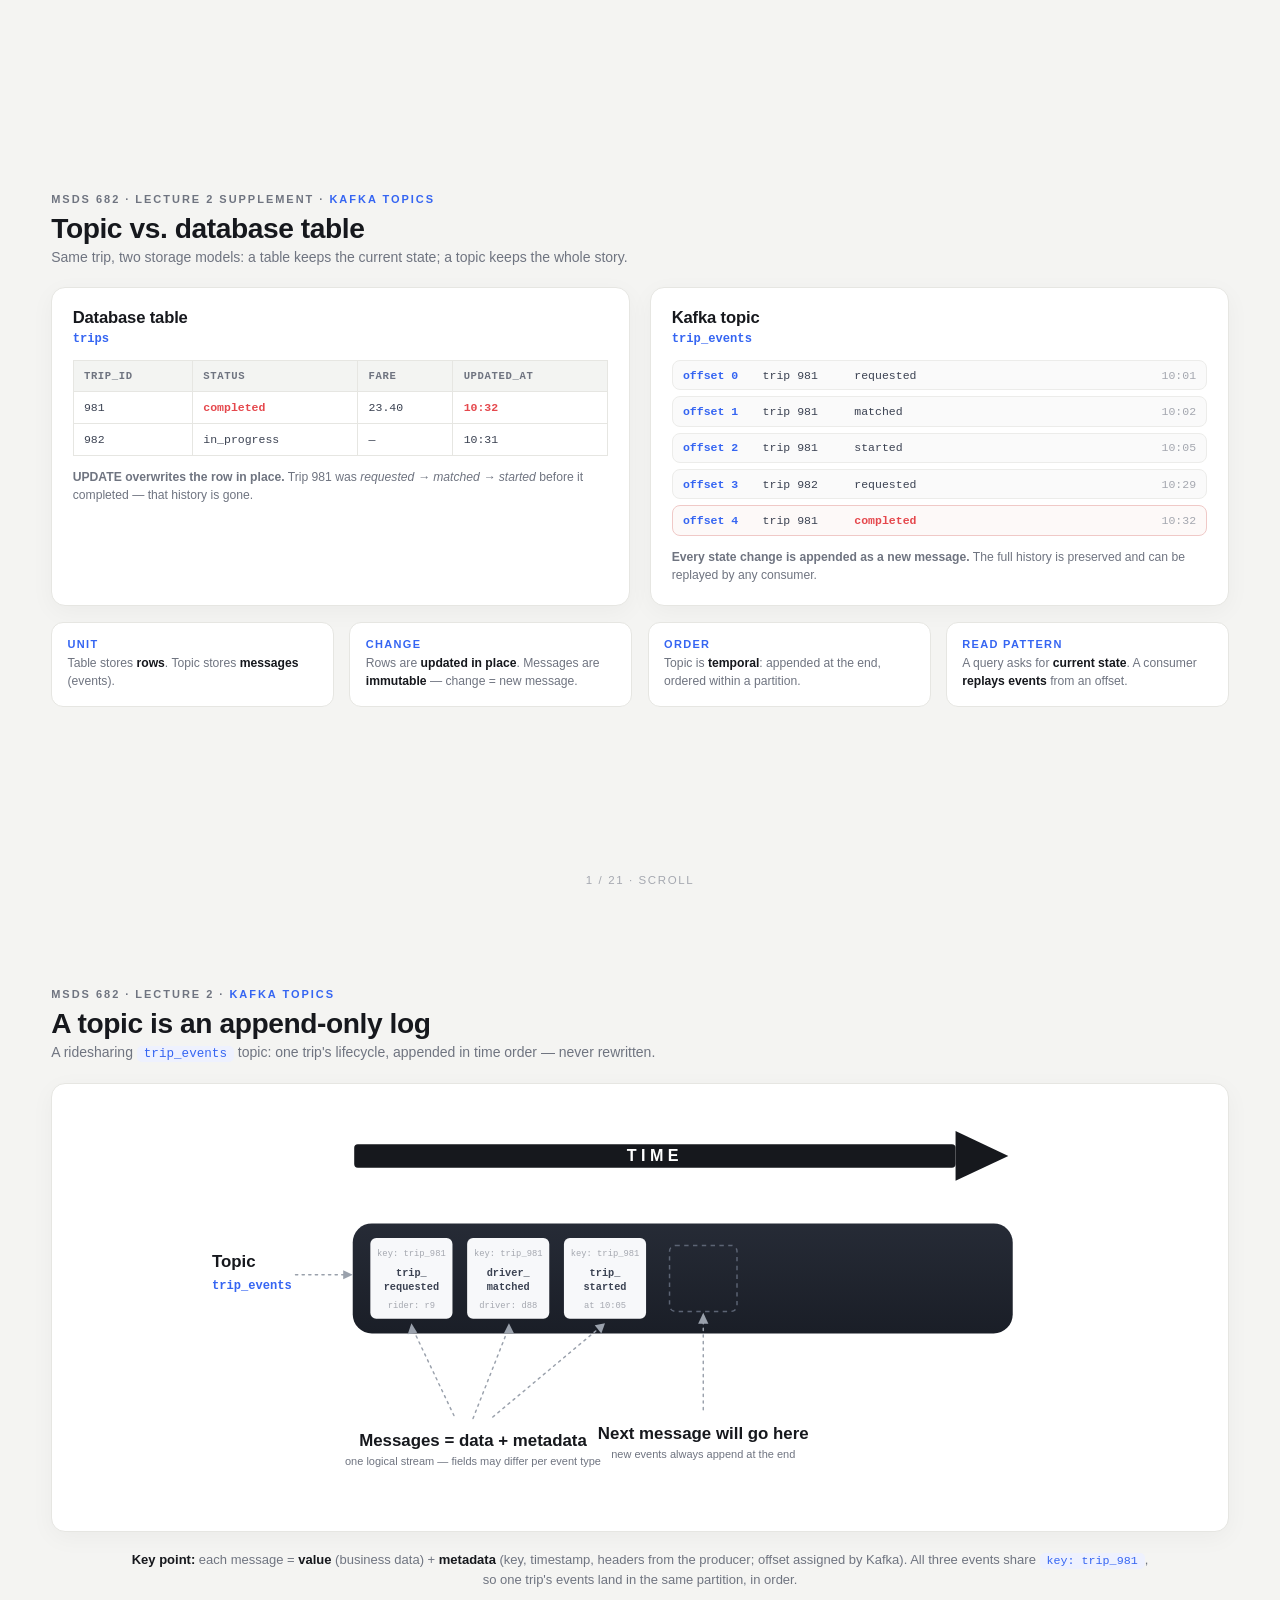
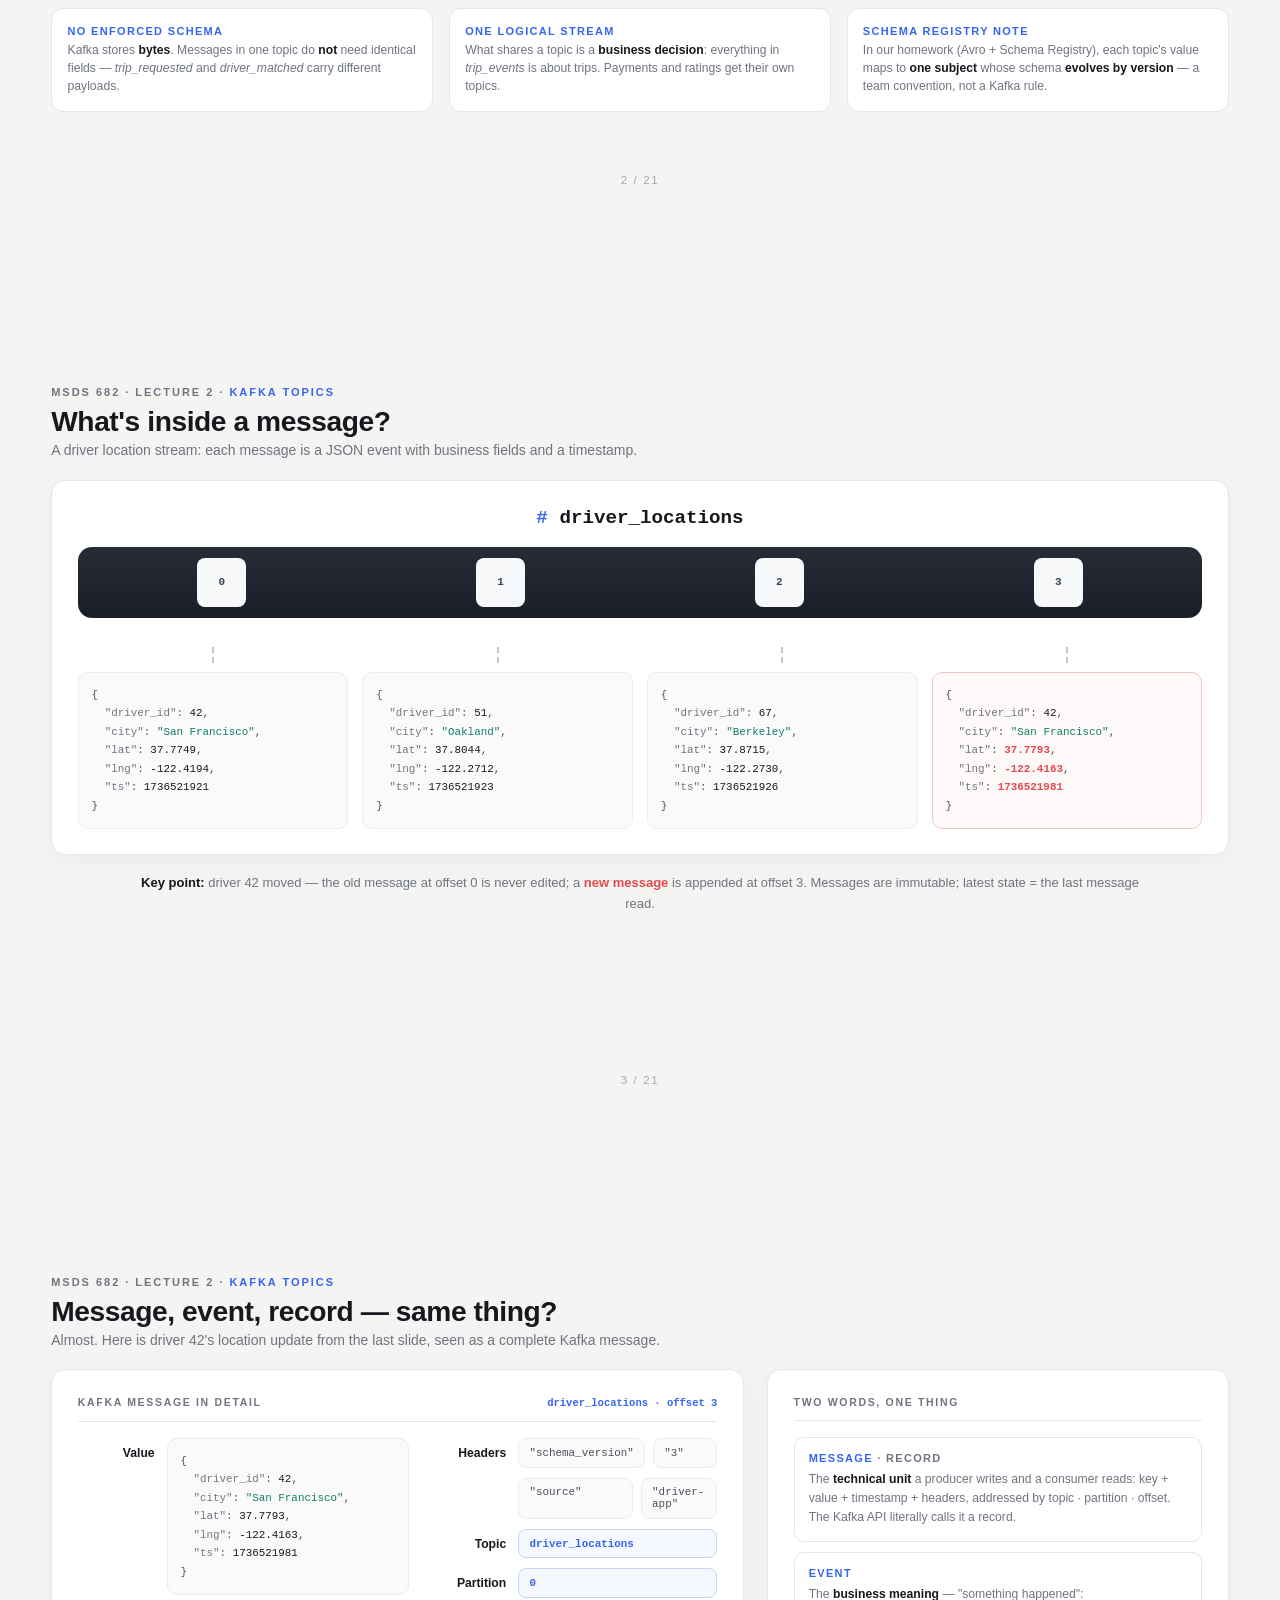
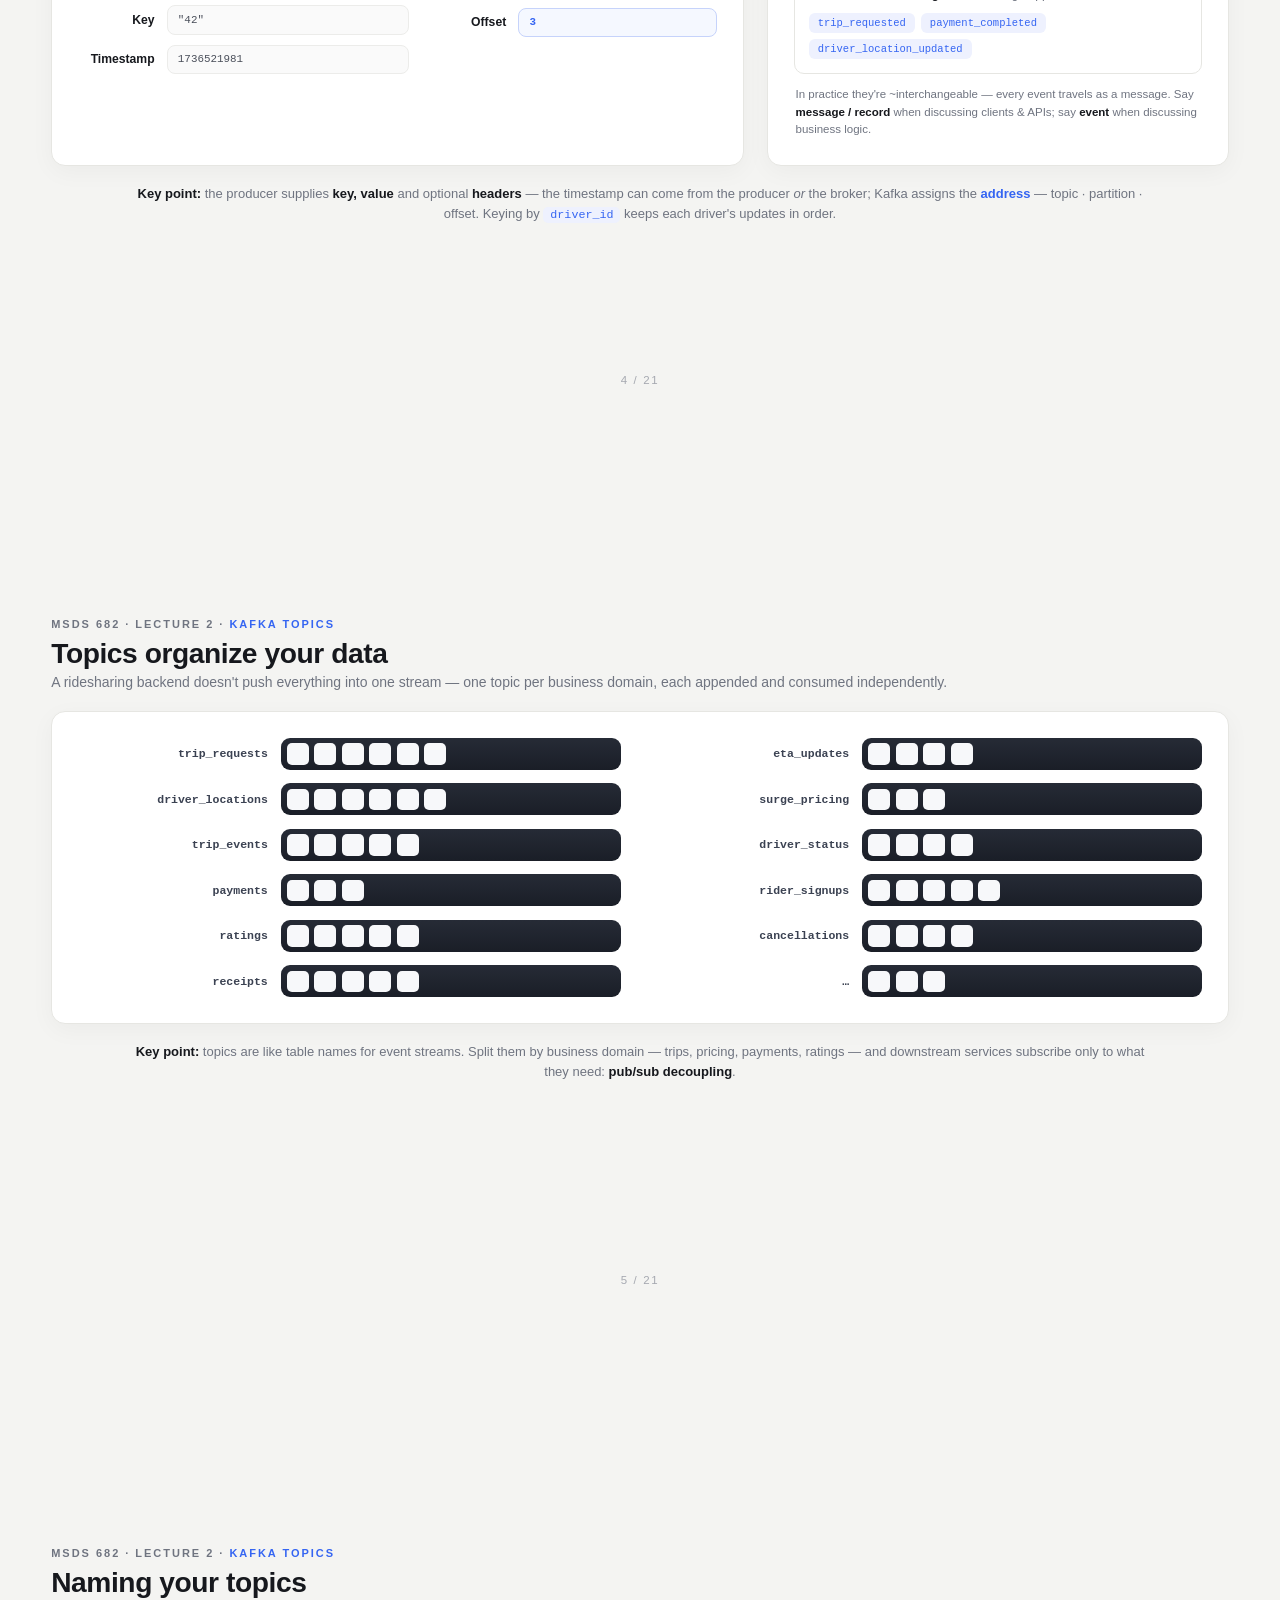
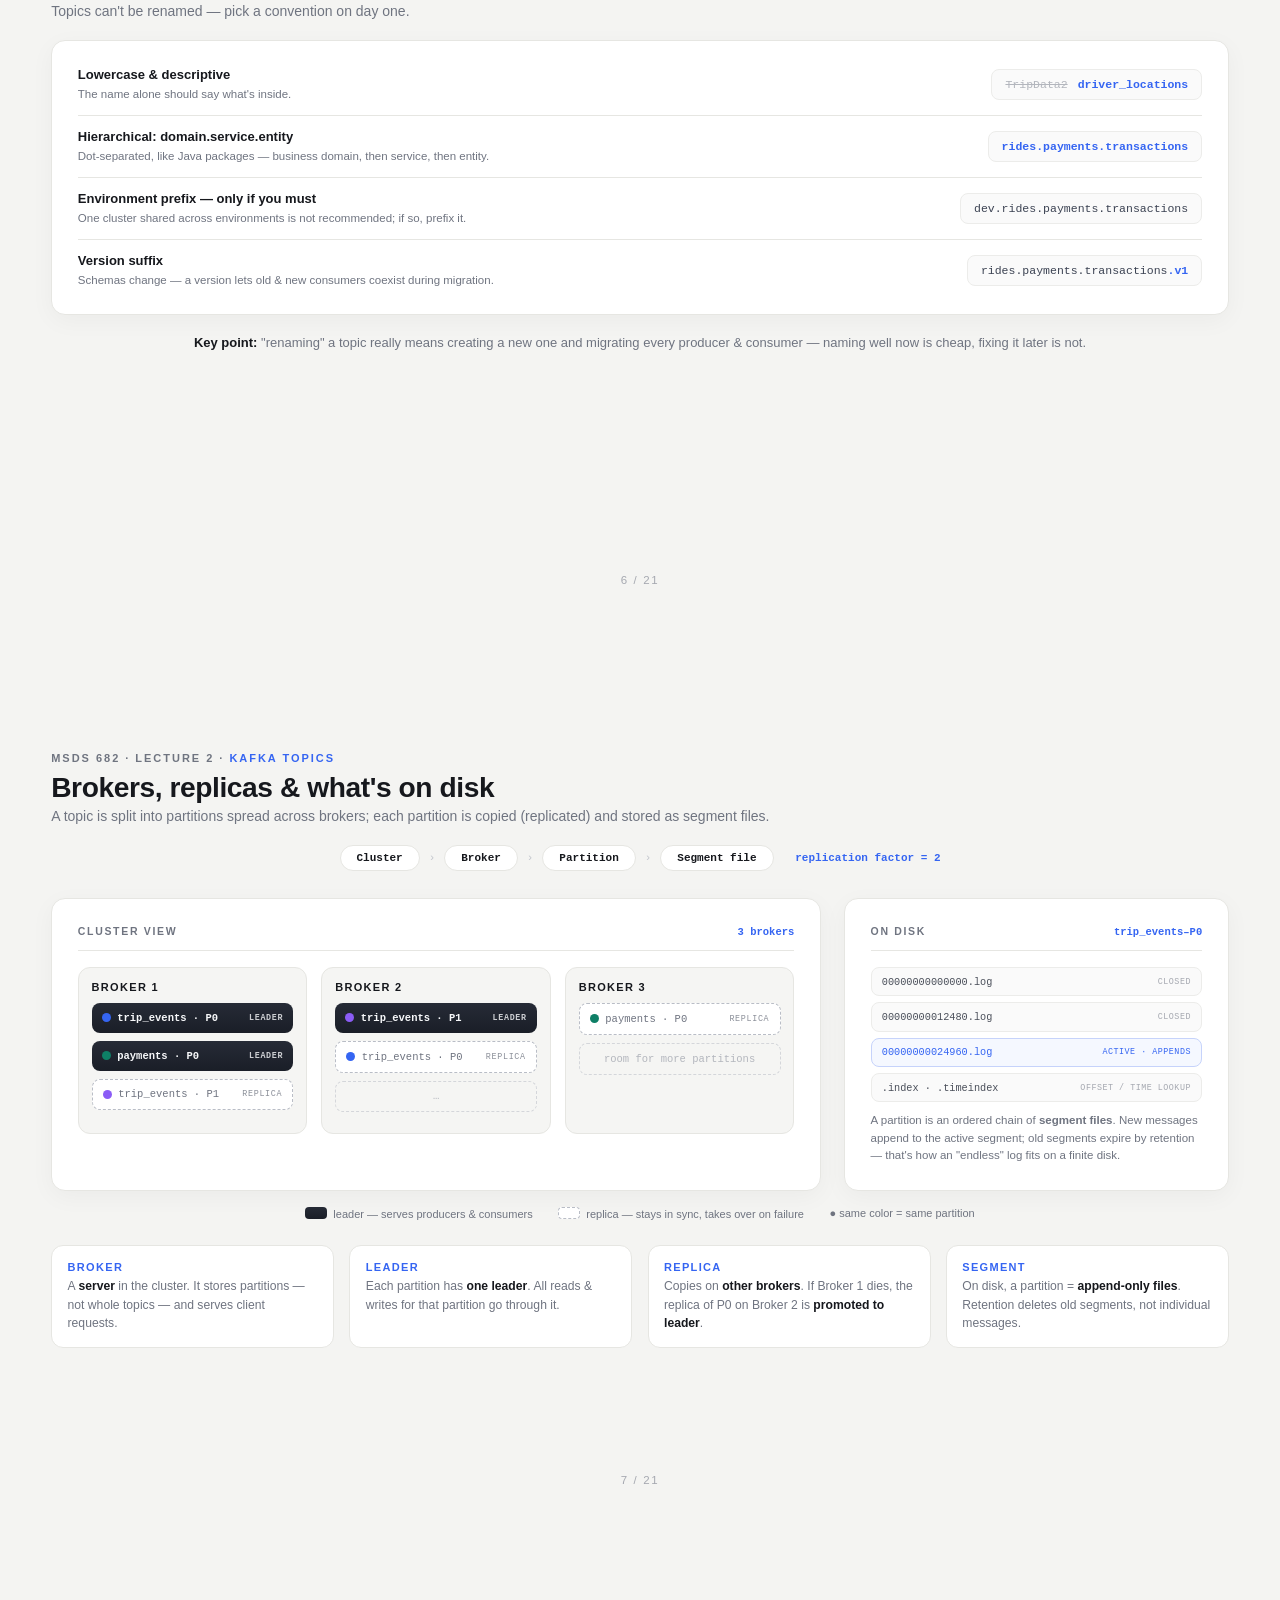
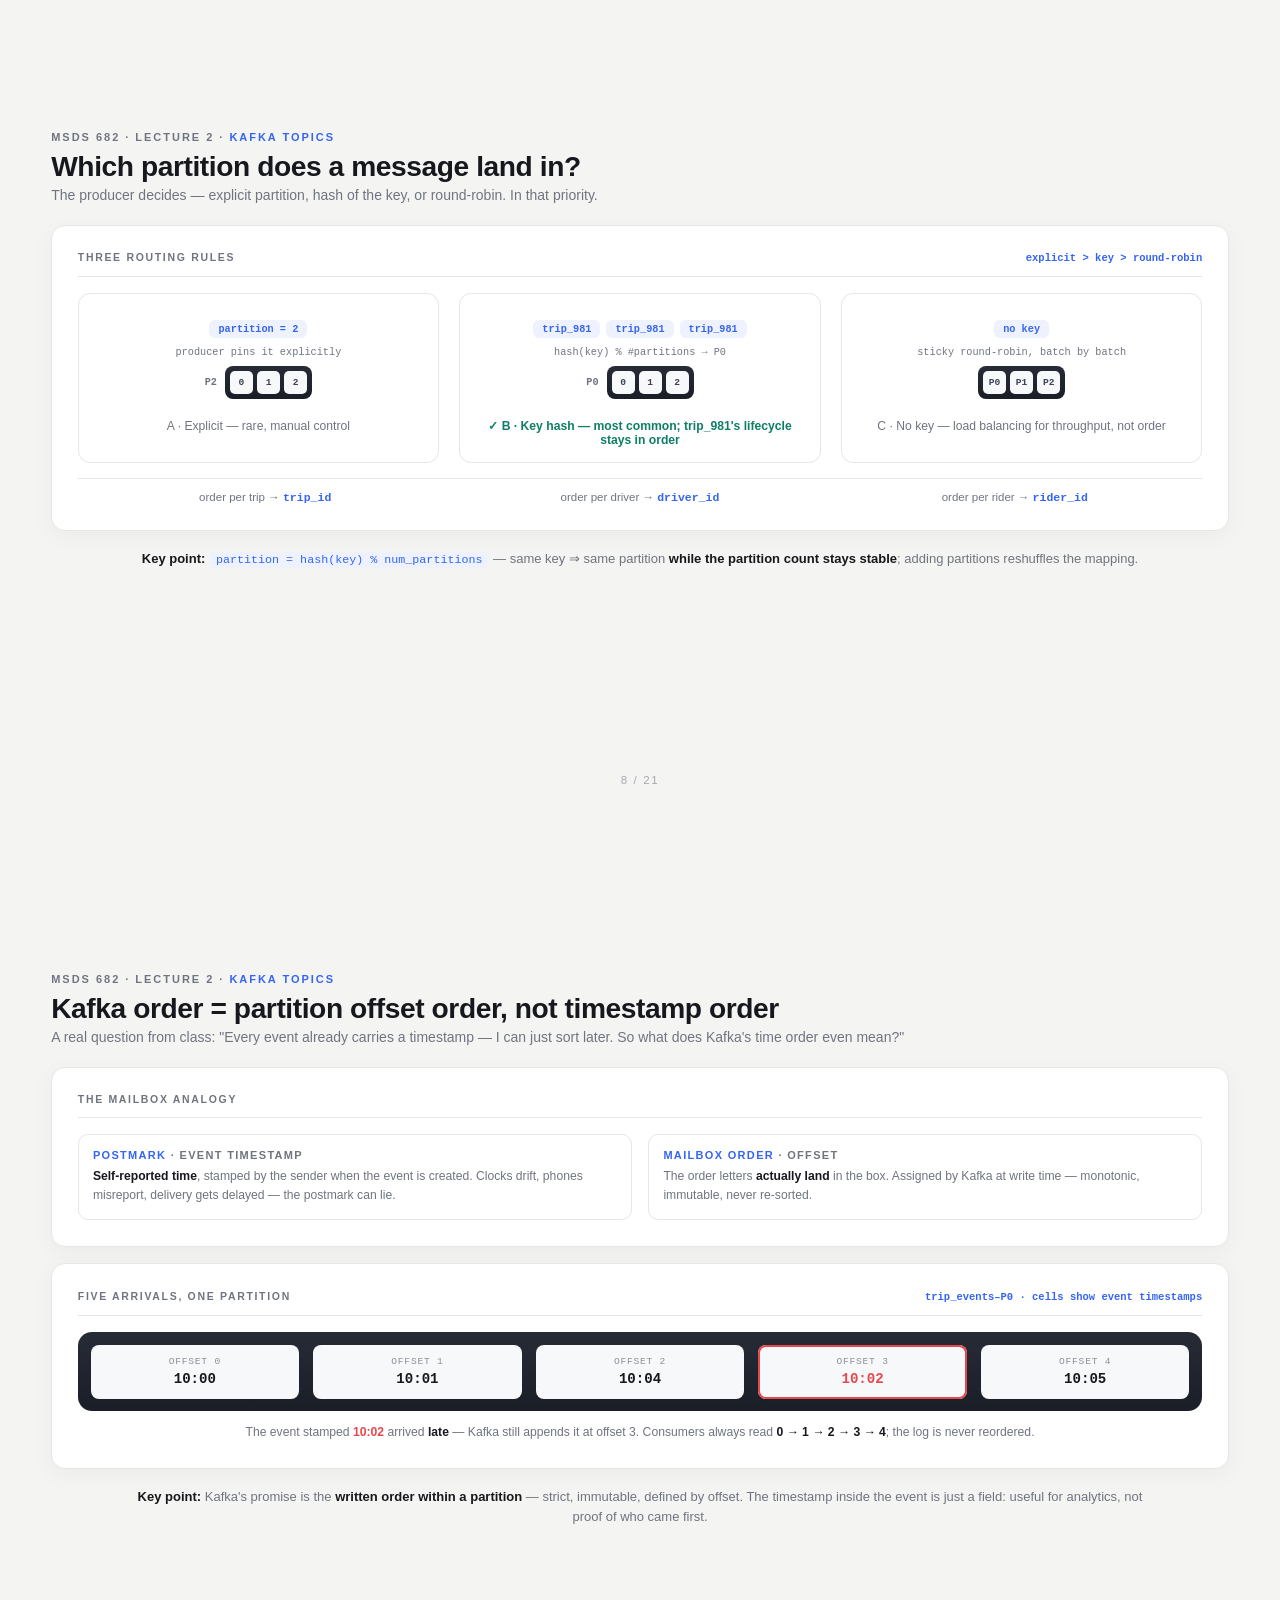
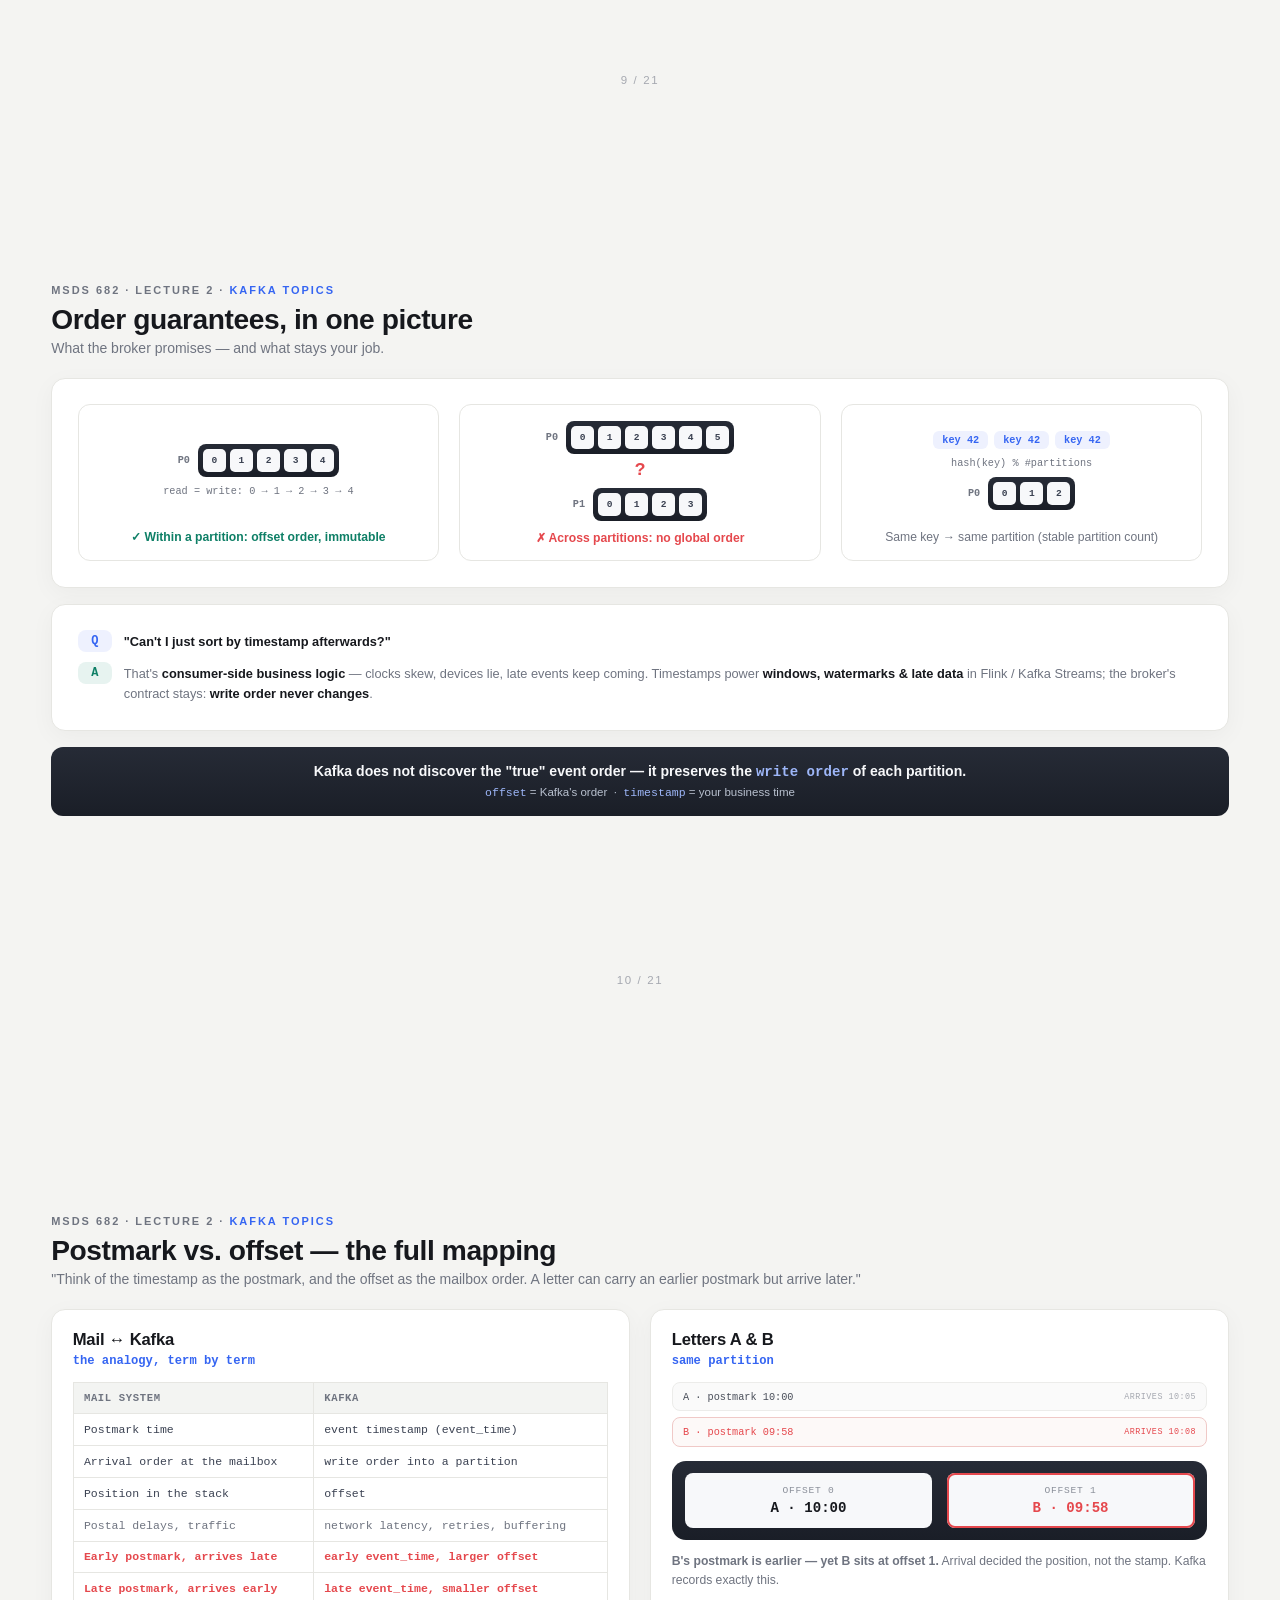
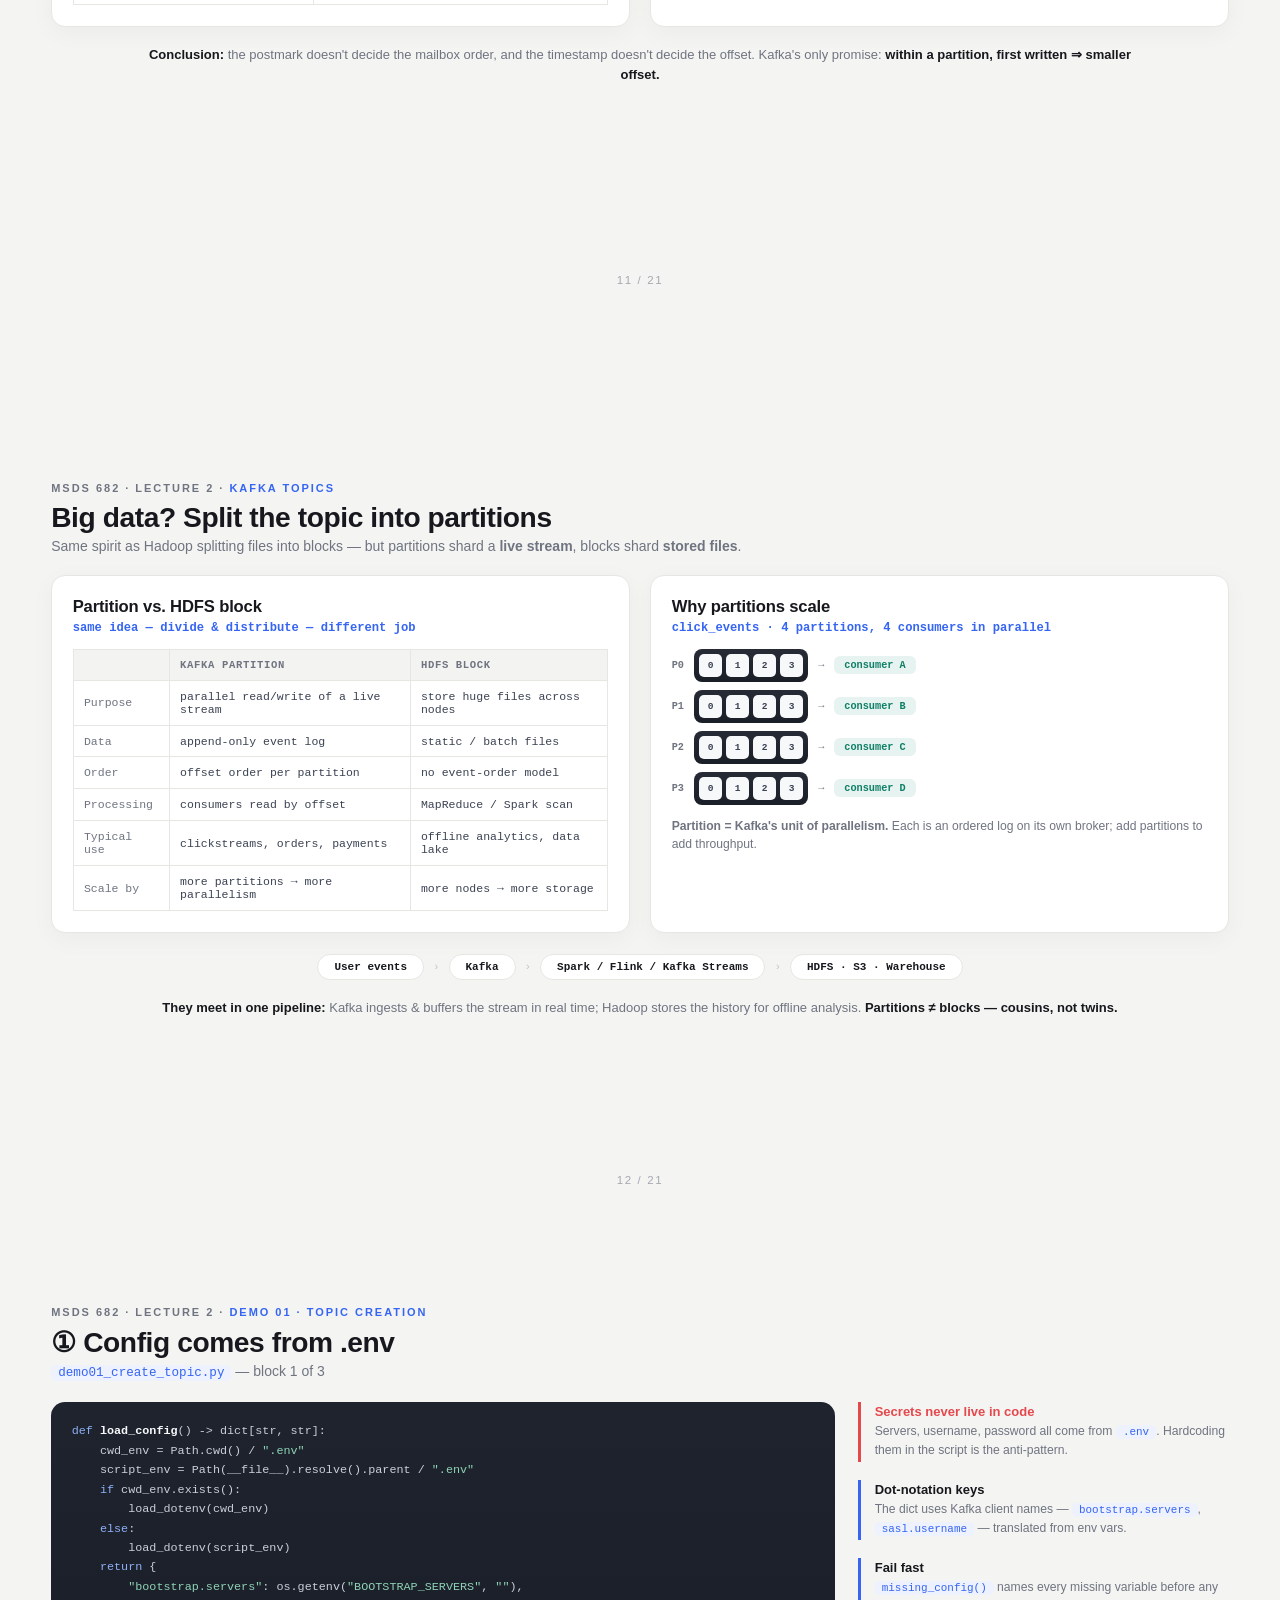
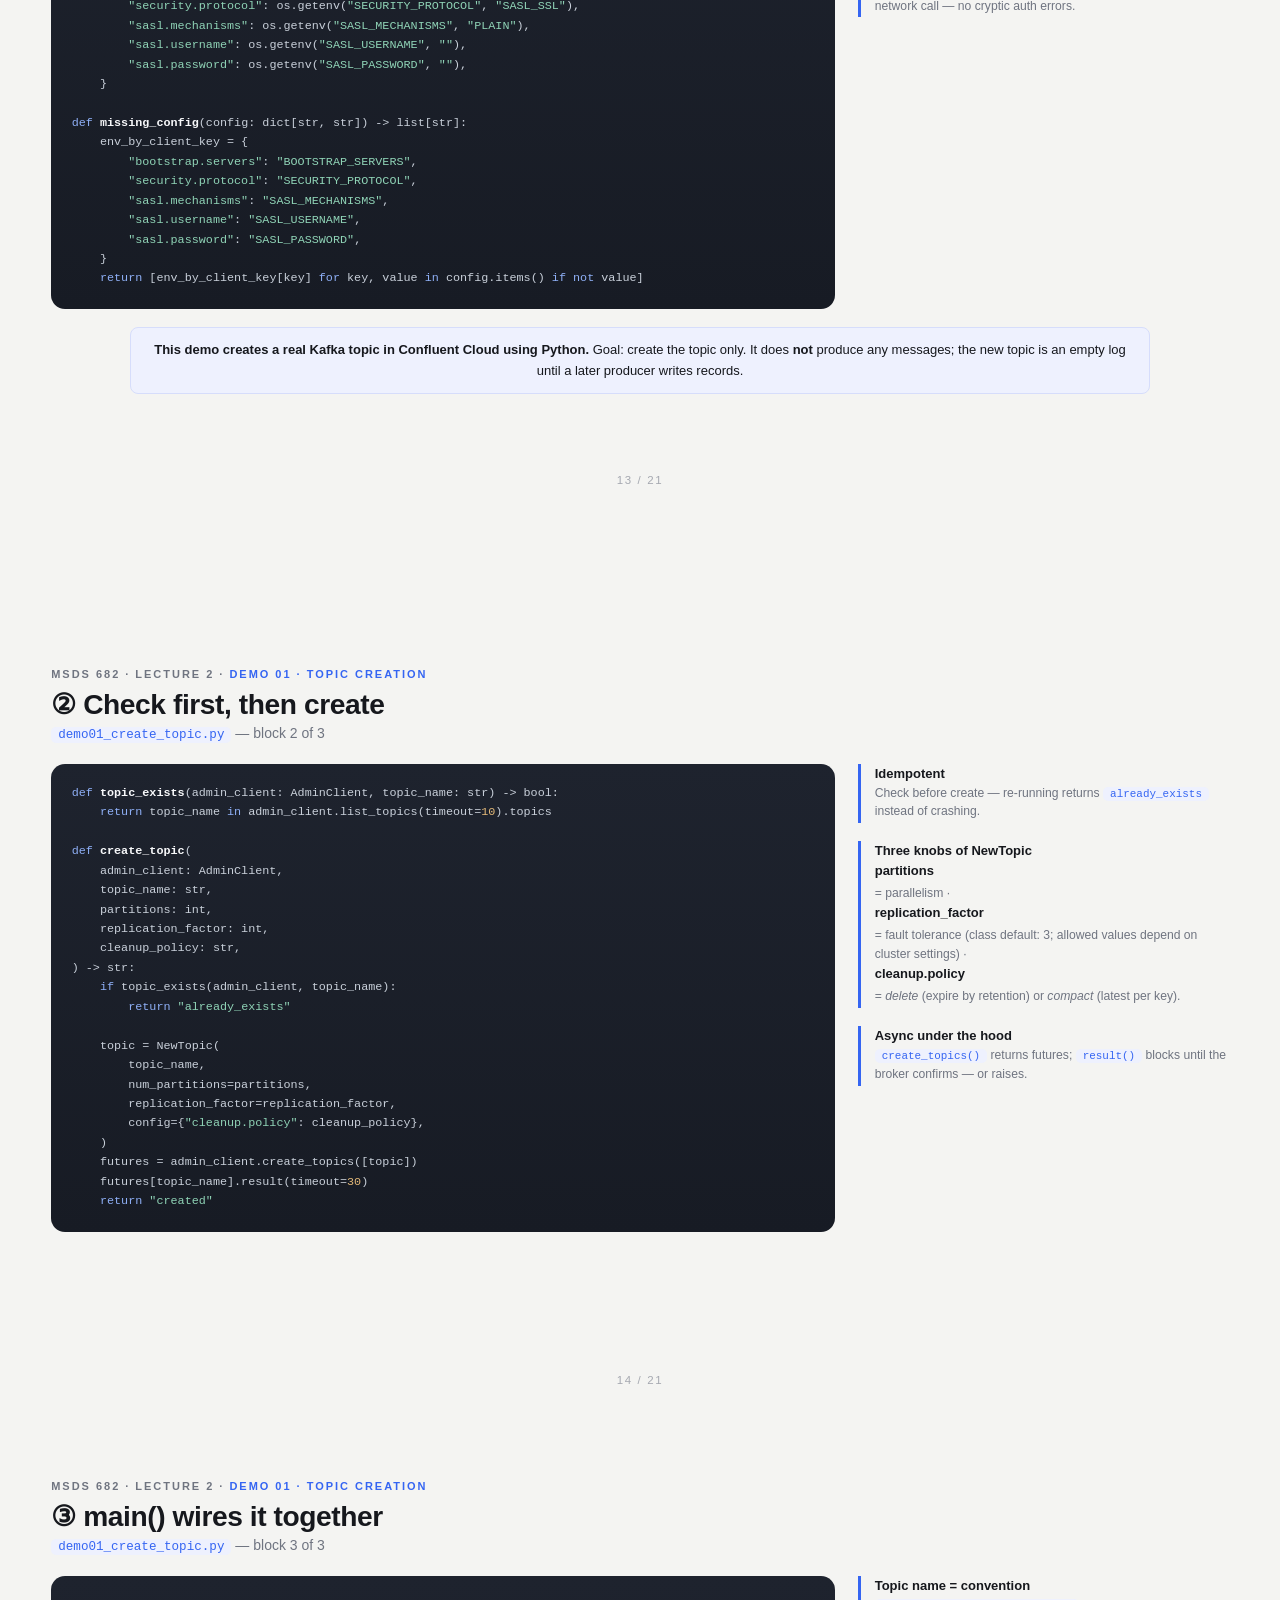
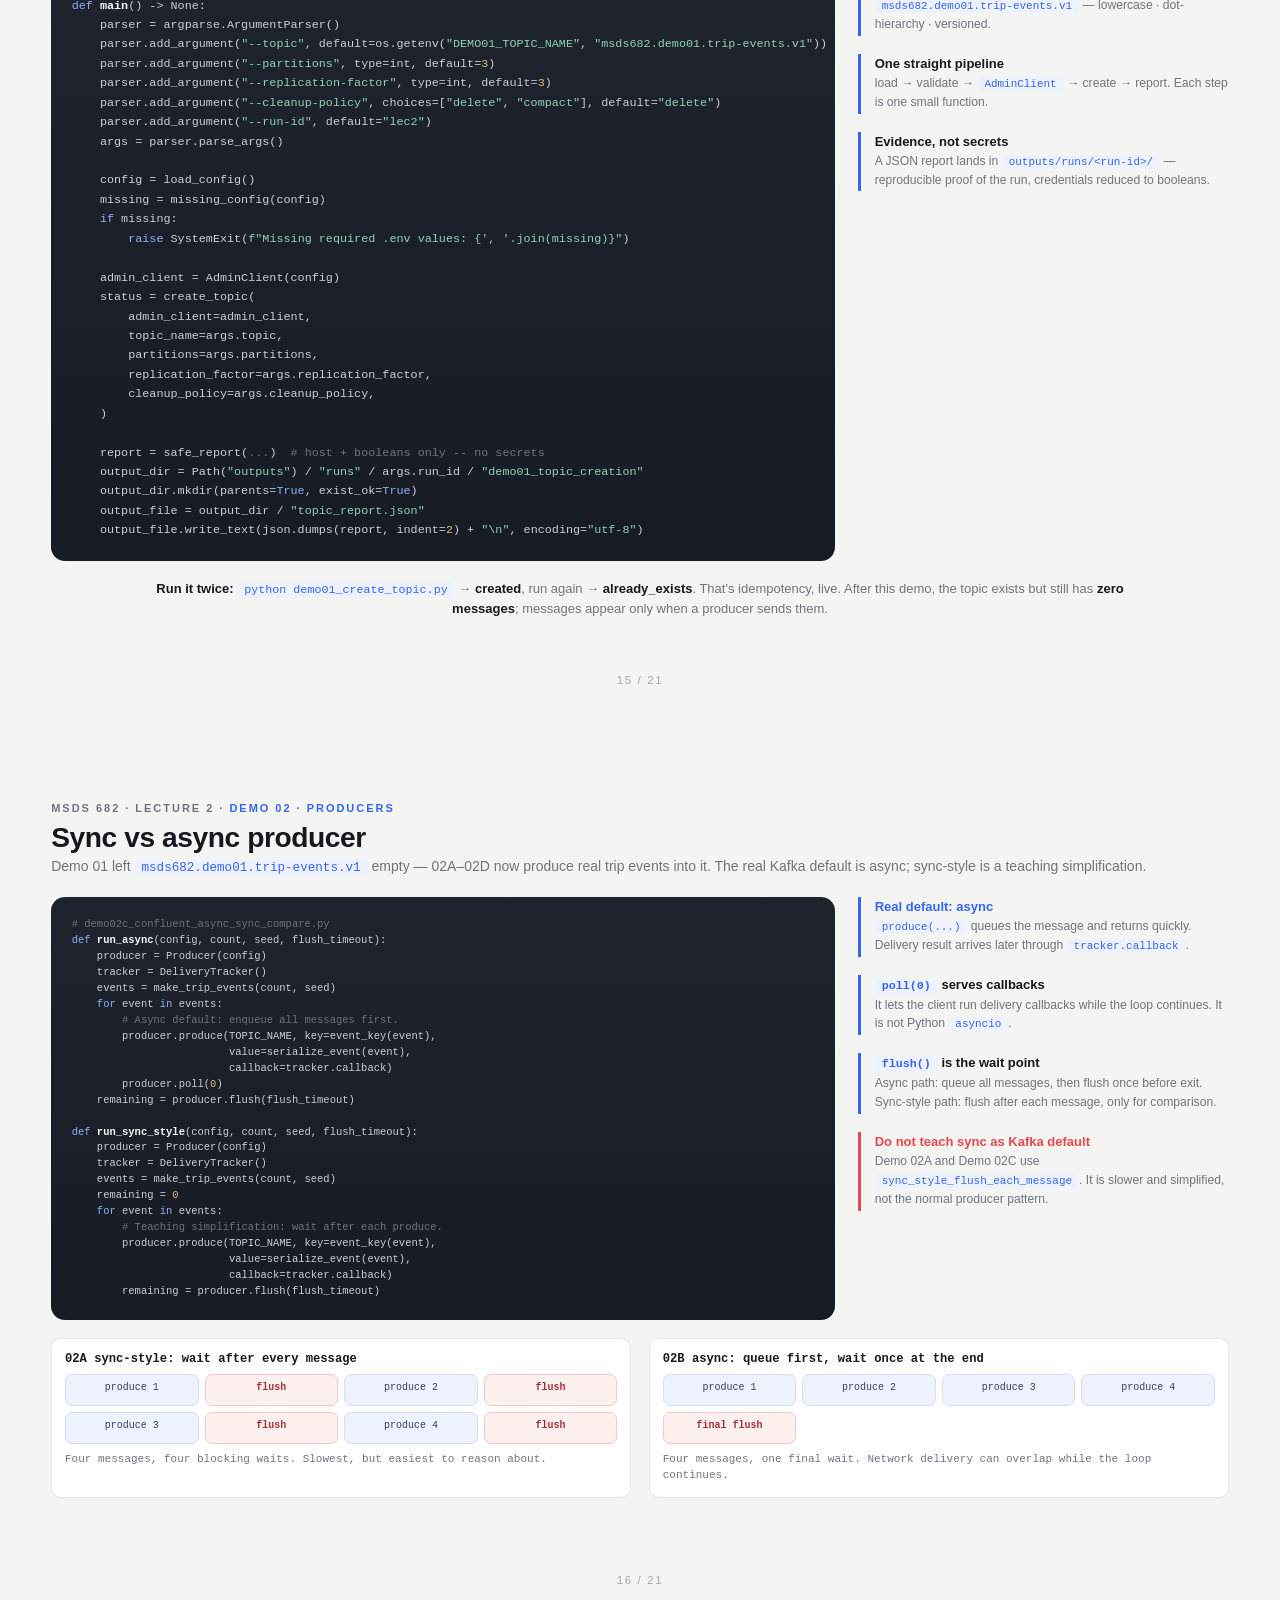
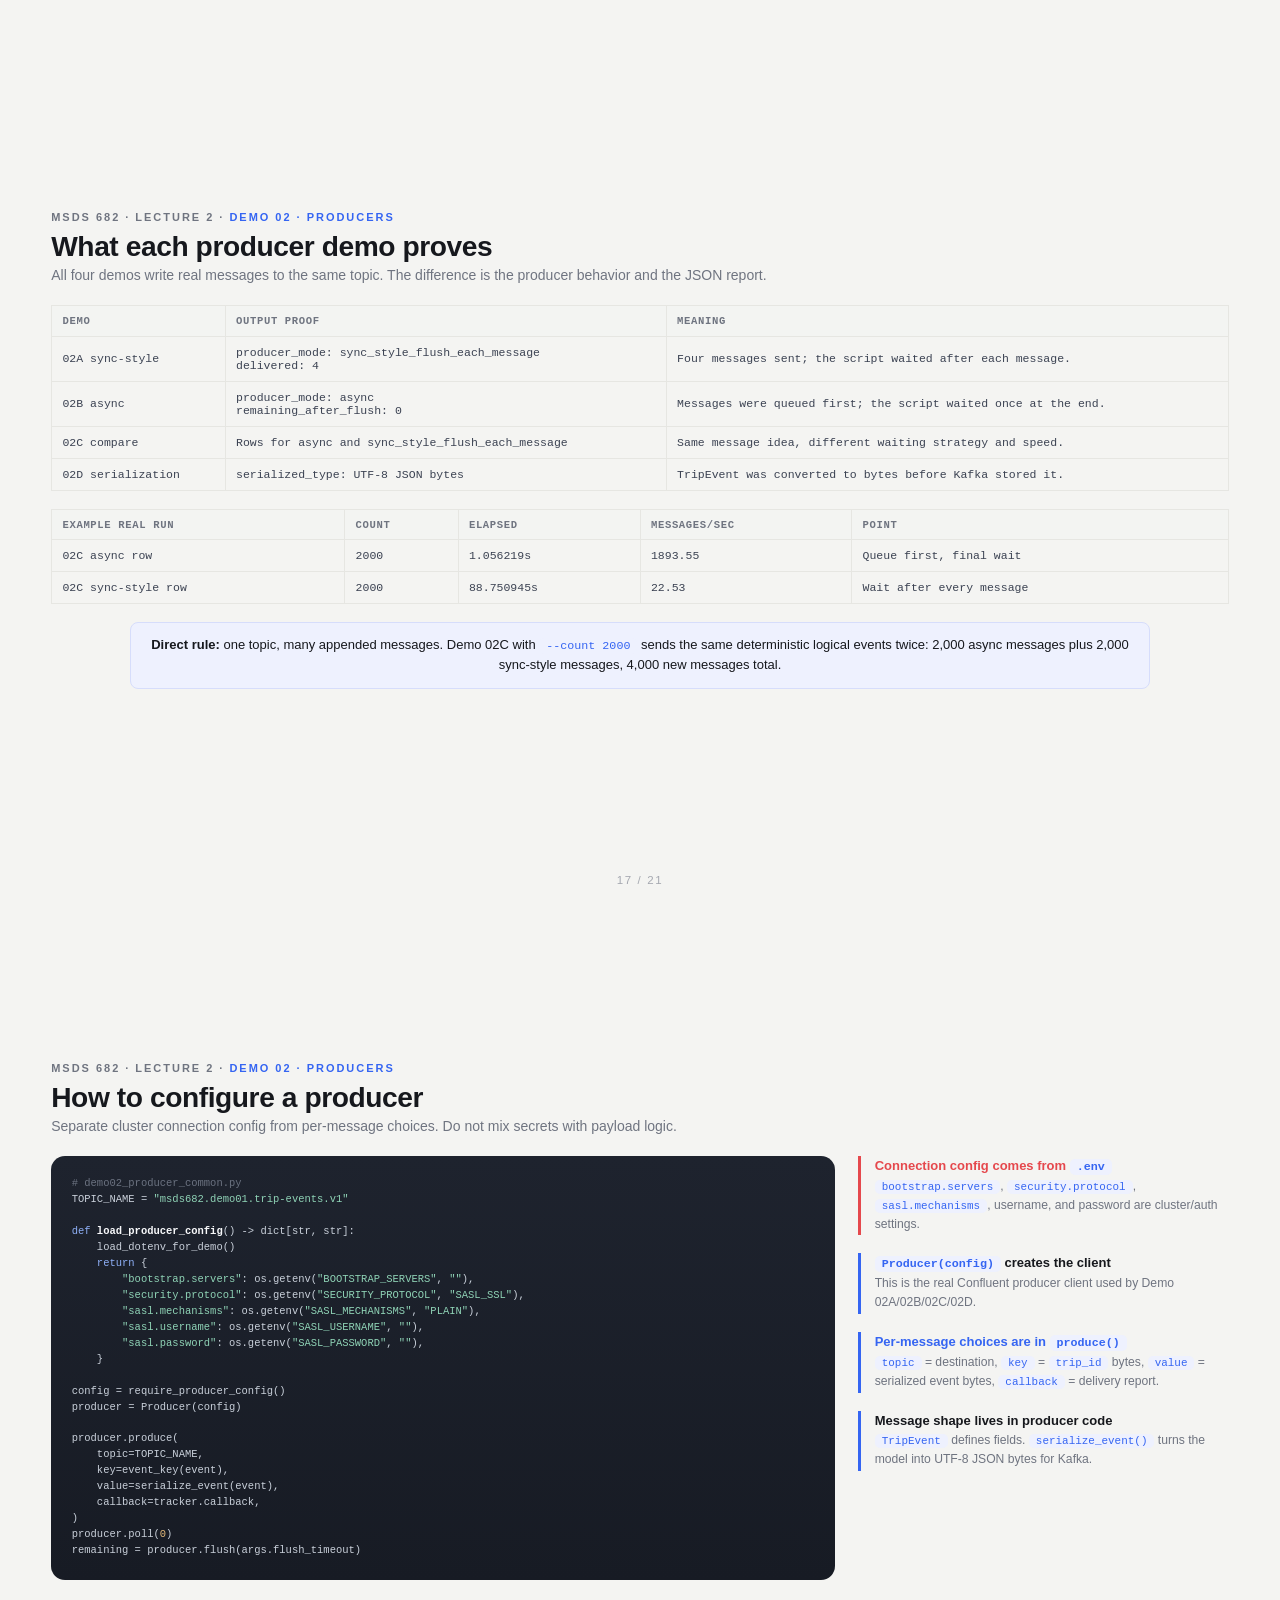
<file: handouts/lec2-topic-vs-table.html>
<!doctype html>
<!-- Canonical Summer 2026 Lecture 2 supplement HTML source. Do not maintain another editable copy. -->
<html lang="en">
<head>
  <meta charset="utf-8">
  <meta name="viewport" content="width=device-width, initial-scale=1">
  <meta name="description" content="MSDS 682 Summer 2026 Lecture 2 supplement: Kafka topics, partitions, producers, serialization, and client-side batching on Confluent Cloud.">
  <title>MSDS 682 · Lecture 2 Supplement · Kafka Topics and Producers</title>
  <style>
    :root {
      --bg: #f4f4f2;
      --ink: #16181d;
      --muted: #6f7480;
      --line: #e6e6e2;
      --accent: #3565f2;
      --log-a: #262b36;
      --log-b: #1a1e27;
      --cell: #f7f8fa;
      --panel: #ffffff;
      --code-bg: #fafafa;
      --code-line: #ececea;
      --red: #e5484d;
      --mono: "SF Mono", Menlo, Consolas, monospace;
    }

    * { box-sizing: border-box; }

    html, body {
      margin: 0;
      background: var(--bg);
      color: var(--ink);
      font-family: -apple-system, "Helvetica Neue", Arial, sans-serif;
    }

    html {
      scroll-snap-type: y mandatory;
      scroll-behavior: smooth;
    }

    section.slide {
      min-height: 100vh;
      scroll-snap-align: start;
      display: grid;
      place-items: center;
      padding: 3vh 3vw;
      position: relative;
    }

    .frame {
      width: min(1360px, 92vw);
    }

    .kicker {
      font-size: clamp(11px, .8vw, 13px);
      letter-spacing: .18em;
      text-transform: uppercase;
      color: var(--muted);
      font-weight: 600;
      margin: 0 0 8px;
    }

    .kicker b { color: var(--accent); font-weight: 700; }

    h1 {
      margin: 0 0 4px;
      font-size: clamp(24px, 2.2vw, 38px);
      letter-spacing: -0.015em;
      font-weight: 700;
    }

    .subtitle {
      margin: 0 0 2.4vh;
      color: var(--muted);
      font-size: clamp(14px, 1.05vw, 18px);
    }

    .card {
      background: var(--panel);
      border: 1px solid var(--line);
      border-radius: 14px;
      padding: clamp(18px, 2vw, 32px);
      box-shadow: 0 6px 24px rgba(22, 24, 29, .04);
    }

    .caption {
      margin: 2vh auto 0;
      max-width: 1020px;
      text-align: center;
      color: var(--muted);
      font-size: clamp(13px, 1vw, 16.5px);
      line-height: 1.55;
    }

    .caption strong { color: var(--ink); }

    .caption.highlight {
      background: #eef1fe;
      border: 1px solid #d6ddfb;
      border-radius: 8px;
      padding: 12px 18px;
      color: var(--ink);
    }

    .pager {
      position: absolute;
      bottom: 14px;
      left: 0; right: 0;
      text-align: center;
      color: #a5a8b0;
      font-size: 11.5px;
      letter-spacing: .14em;
      text-transform: uppercase;
    }

    code.inline {
      font-family: var(--mono);
      background: #eef1fe;
      color: var(--accent);
      border-radius: 5px;
      padding: 1px 7px;
      font-size: .9em;
    }

    /* ---------- Slide 1: append-only log ---------- */

    .svg-wrap svg {
      width: 100%;
      height: auto;
      max-height: 44vh;
      display: block;
      margin: 0 auto;
    }

    /* ---------- Slide 2: messages inside a topic ---------- */

    .topic-name {
      text-align: center;
      font-family: var(--mono);
      font-weight: 700;
      font-size: clamp(17px, 1.5vw, 26px);
      margin: 0 0 2vh;
    }

    .topic-name .hash { color: var(--accent); }

    .msg-grid {
      display: grid;
      grid-template-columns: repeat(4, 1fr);
      gap: clamp(10px, 1.1vw, 20px);
    }

    .log-col {
      display: flex;
      flex-direction: column;
      align-items: center;
    }

    .log-strip {
      grid-column: 1 / -1;
      background: linear-gradient(180deg, var(--log-a), var(--log-b));
      border-radius: 14px;
      padding: clamp(8px, .9vw, 14px);
      display: grid;
      grid-template-columns: repeat(4, 1fr);
      gap: clamp(10px, 1.1vw, 20px);
      margin-bottom: clamp(12px, 1.6vh, 20px);
    }

    .slot {
      display: grid;
      place-items: center;
    }

    .slot .box {
      width: clamp(44px, 3.8vw, 62px);
      height: clamp(44px, 3.8vw, 62px);
      background: var(--cell);
      border-radius: 8px;
      display: grid;
      place-items: center;
      color: #3b4252;
      font-family: var(--mono);
      font-size: clamp(11px, .85vw, 14px);
      font-weight: 700;
    }

    .connector {
      width: 0;
      border-left: 2px dashed #c3c6cd;
      height: clamp(12px, 1.8vh, 22px);
      margin: 0 auto clamp(8px, 1vh, 12px);
    }

    .msg-card {
      width: 100%;
      background: var(--code-bg);
      border: 1px solid var(--code-line);
      border-radius: 10px;
      padding: clamp(10px, 1vw, 18px);
      font-family: var(--mono);
      font-size: clamp(10.5px, .85vw, 14.5px);
      line-height: 1.7;
      color: #4a4f5a;
      white-space: pre;
      overflow-x: auto;
    }

    .msg-card .k { color: #6f7480; }
    .msg-card .s { color: #0e7f66; }
    .msg-card .n { color: #16181d; }
    .msg-card .hi { color: var(--red); font-weight: 700; }

    .msg-card.latest {
      border-color: #f0c9c7;
      background: #fdf9f8;
    }

    /* ---------- Message anatomy & message vs event ---------- */

    .anat-grid {
      display: grid;
      grid-template-columns: 3fr 2fr;
      gap: clamp(16px, 1.8vw, 30px);
      align-items: stretch;
    }

    .anat {
      display: grid;
      grid-template-columns: 1.15fr 1fr;
      gap: clamp(14px, 1.6vw, 28px);
    }

    .frow {
      display: grid;
      grid-template-columns: clamp(70px, 6vw, 96px) 1fr;
      gap: 12px;
      align-items: center;
      margin-bottom: 10px;
    }

    .frow.tall { align-items: start; }
    .frow.tall .flabel { padding-top: 8px; }

    .flabel {
      text-align: right;
      font-weight: 700;
      font-size: clamp(12px, .95vw, 15px);
      color: var(--ink);
    }

    .fbox {
      font-family: var(--mono);
      font-size: clamp(10.5px, .85vw, 14px);
      background: var(--code-bg);
      border: 1px solid var(--code-line);
      border-radius: 8px;
      padding: clamp(7px, .6vw, 10px) clamp(9px, .8vw, 13px);
      color: #4a4f5a;
    }

    .fbox.addr {
      color: var(--accent);
      font-weight: 700;
      border-color: #c6d3fb;
      background: #f5f8ff;
    }

    .fbox-pair {
      display: grid;
      grid-template-columns: 1.5fr 1fr;
      gap: 8px;
    }

    .term {
      border: 1px solid var(--line);
      border-radius: 10px;
      padding: clamp(12px, 1.1vw, 18px);
      margin-bottom: 10px;
    }

    .term h5 {
      margin: 0 0 6px;
      font-size: clamp(11px, .85vw, 13px);
      text-transform: uppercase;
      letter-spacing: .12em;
      color: var(--accent);
    }

    .term h5 span { color: var(--muted); }

    .term p {
      margin: 0;
      color: var(--muted);
      font-size: clamp(12px, .95vw, 15px);
      line-height: 1.55;
    }

    .term p b { color: var(--ink); }

    .evt-chips {
      display: flex;
      flex-wrap: wrap;
      gap: 6px;
      margin-top: 9px;
    }

    .chip2 {
      font-family: var(--mono);
      font-size: clamp(10.5px, .82vw, 13px);
      background: #eef1fe;
      color: var(--accent);
      border-radius: 6px;
      padding: 4px 9px;
    }

    .term-note {
      margin: 12px 2px 0;
      color: var(--muted);
      font-size: clamp(11.5px, .9vw, 14.5px);
      line-height: 1.55;
    }

    .term-note b { color: var(--ink); }

    /* ---------- Slide 3: topics organize your data ---------- */

    .topics-grid {
      display: grid;
      grid-template-columns: 1fr 1fr;
      column-gap: clamp(24px, 3vw, 64px);
      row-gap: clamp(10px, 1.5vh, 18px);
    }

    .topic-row {
      display: grid;
      grid-template-columns: minmax(130px, 190px) 1fr;
      align-items: center;
      gap: clamp(8px, 1vw, 18px);
    }

    .topic-row .name {
      text-align: right;
      font-family: var(--mono);
      font-weight: 600;
      font-size: clamp(11px, .9vw, 15px);
      color: #3b4252;
    }

    .topic-row .bar {
      background: linear-gradient(180deg, var(--log-a), var(--log-b));
      border-radius: 9px;
      height: clamp(32px, 3.4vh, 44px);
      display: flex;
      align-items: center;
      gap: clamp(5px, .45vw, 8px);
      padding: 0 clamp(6px, .5vw, 9px);
    }

    .topic-row .bar i {
      width: clamp(19px, 1.7vw, 27px);
      height: clamp(19px, 1.7vw, 27px);
      background: var(--cell);
      border-radius: 5px;
      flex: none;
    }

    /* ---------- Slide 4: topic vs database table ---------- */

    .compare {
      display: grid;
      grid-template-columns: 1fr 1fr;
      gap: clamp(14px, 1.6vw, 28px);
      margin-bottom: clamp(14px, 1.8vh, 22px);
    }

    .side {
      background: var(--panel);
      border: 1px solid var(--line);
      border-radius: 14px;
      padding: clamp(16px, 1.6vw, 28px);
      box-shadow: 0 6px 24px rgba(22, 24, 29, .04);
    }

    .side h2 {
      margin: 0 0 4px;
      font-size: clamp(16px, 1.3vw, 22px);
      letter-spacing: -0.01em;
    }

    .side .obj-name {
      font-family: var(--mono);
      font-size: clamp(12px, .95vw, 16px);
      font-weight: 700;
      color: var(--accent);
      margin: 0 0 14px;
    }

    .side .note {
      margin: 12px 0 0;
      color: var(--muted);
      font-size: clamp(12px, .95vw, 15px);
      line-height: 1.5;
    }

    .mini-table {
      width: 100%;
      border-collapse: collapse;
      font-family: var(--mono);
      font-size: clamp(11px, .9vw, 15px);
    }

    .mini-table th, .mini-table td {
      border: 1px solid var(--line);
      padding: clamp(7px, .7vw, 12px) clamp(8px, .8vw, 14px);
      text-align: left;
      color: #3b4252;
    }

    .mini-table th {
      background: #f3f4f2;
      color: var(--muted);
      font-weight: 600;
      font-size: .92em;
      text-transform: uppercase;
      letter-spacing: .06em;
    }

    .mini-table td.hi { color: var(--red); font-weight: 700; }

    .mini-table.spaced { margin-top: 2vh; }

    .producer-timeline {
      margin-top: 2vh;
      display: grid;
      grid-template-columns: 1fr 1fr;
      gap: clamp(12px, 1.4vw, 22px);
    }

    .timeline-card {
      background: var(--panel);
      border: 1px solid var(--line);
      border-radius: 10px;
      padding: clamp(10px, 1vw, 16px);
      font-family: var(--mono);
    }

    .timeline-card h3 {
      margin: 0 0 8px;
      font-size: clamp(12px, .95vw, 15px);
      color: var(--ink);
    }

    .timeline-track {
      display: grid;
      grid-template-columns: repeat(4, 1fr);
      gap: 6px;
      margin-bottom: 8px;
    }

    .timeline-step {
      border-radius: 7px;
      padding: 7px 6px;
      text-align: center;
      font-size: clamp(10px, .78vw, 12px);
      color: #3b4252;
      background: #eef1fe;
      border: 1px solid #d6ddfb;
      min-height: 32px;
    }

    .timeline-step.wait {
      background: #fdf0ef;
      border-color: #f0c9c7;
      color: #a43136;
      font-weight: 700;
    }

    .timeline-note {
      margin: 0;
      color: var(--muted);
      font-size: clamp(11px, .85vw, 13.5px);
      line-height: 1.45;
    }

    .evt {
      display: grid;
      grid-template-columns: 72px 84px 1fr 58px;
      gap: clamp(6px, .6vw, 12px);
      align-items: center;
      font-family: var(--mono);
      font-size: clamp(11px, .9vw, 15px);
      color: #3b4252;
      background: var(--code-bg);
      border: 1px solid var(--code-line);
      border-radius: 8px;
      padding: clamp(6px, .6vw, 10px) clamp(8px, .8vw, 14px);
      margin-bottom: 6px;
    }

    .evt .off { color: var(--accent); font-weight: 700; }
    .evt .t { color: #a5a8b0; text-align: right; }
    .evt.new { border-color: #f0c9c7; background: #fdf9f8; }
    .evt.new .st { color: var(--red); font-weight: 700; }

    .takeaways {
      display: grid;
      grid-template-columns: repeat(4, 1fr);
      gap: clamp(10px, 1.2vw, 20px);
    }

    .takeaway {
      background: var(--panel);
      border: 1px solid var(--line);
      border-radius: 12px;
      padding: clamp(12px, 1.2vw, 20px);
    }

    .takeaway h3 {
      margin: 0 0 4px;
      font-size: clamp(11px, .85vw, 13px);
      text-transform: uppercase;
      letter-spacing: .12em;
      color: var(--accent);
    }

    .takeaway p {
      margin: 0;
      color: var(--muted);
      font-size: clamp(12px, .95vw, 15px);
      line-height: 1.5;
    }

    .takeaway p b { color: var(--ink); }

    .takeaways.three {
      grid-template-columns: repeat(3, 1fr);
      margin-top: 2vh;
    }

    /* ---------- Time-order slides ---------- */

    .card.mb { margin-bottom: clamp(14px, 1.8vh, 24px); }

    .analogy-grid {
      display: grid;
      grid-template-columns: 1fr 1fr;
      gap: clamp(12px, 1.3vw, 22px);
    }

    .analogy-grid .term { margin-bottom: 0; }

    .order-strip {
      background: linear-gradient(180deg, var(--log-a), var(--log-b));
      border-radius: 14px;
      padding: clamp(10px, 1vw, 16px);
      display: grid;
      grid-template-columns: repeat(5, 1fr);
      gap: clamp(10px, 1.1vw, 20px);
    }

    .ocell {
      background: var(--cell);
      border-radius: 8px;
      padding: clamp(8px, .9vw, 14px) 6px;
      text-align: center;
      font-family: var(--mono);
    }

    .ocell .off {
      display: block;
      font-size: clamp(9.5px, .75vw, 12px);
      text-transform: uppercase;
      letter-spacing: .08em;
      color: #8a8f99;
      margin-bottom: 4px;
    }

    .ocell .ts {
      display: block;
      font-size: clamp(13px, 1.1vw, 18px);
      font-weight: 700;
      color: var(--ink);
    }

    .ocell.late { box-shadow: inset 0 0 0 2px var(--red); }
    .ocell.late .ts { color: var(--red); }

    .order-note {
      margin: 12px 2px 0;
      text-align: center;
      font-size: clamp(12px, .95vw, 15px);
      color: var(--muted);
      line-height: 1.55;
    }

    .order-note b { color: var(--ink); }
    .order-note .late-txt { color: var(--red); font-weight: 700; }

    .takeaway h3.ok { color: #0e7f66; }
    .takeaway h3.no { color: var(--red); }

    .qa { margin-top: clamp(12px, 1.6vh, 20px); }

    .qrow {
      display: grid;
      grid-template-columns: 34px 1fr;
      gap: 12px;
      align-items: start;
      margin-bottom: 10px;
    }

    .qrow:last-child { margin-bottom: 0; }

    .qchip {
      font-family: var(--mono);
      font-weight: 700;
      text-align: center;
      border-radius: 8px;
      padding: 4px 0;
      font-size: clamp(12px, .9vw, 14px);
    }

    .qchip.q { background: #eef1fe; color: var(--accent); }
    .qchip.a { background: #e7f3f0; color: #0e7f66; }

    .qrow p {
      margin: 2px 0 0;
      color: var(--muted);
      font-size: clamp(12.5px, 1vw, 16px);
      line-height: 1.55;
    }

    .qrow p b { color: var(--ink); }

    .oneliner {
      margin-top: clamp(12px, 1.8vh, 20px);
      background: linear-gradient(180deg, var(--log-a), var(--log-b));
      color: #f7f8fa;
      border-radius: 12px;
      padding: clamp(12px, 1.3vw, 18px) clamp(16px, 2vw, 28px);
      text-align: center;
      font-size: clamp(13.5px, 1.1vw, 18px);
      font-weight: 600;
    }

    .oneliner .mono { font-family: var(--mono); color: #9db6f8; }

    .oneliner .sub-line {
      display: block;
      margin-top: 6px;
      font-size: .82em;
      font-weight: 500;
      color: #b9c1cf;
    }

    .gpanels {
      display: grid;
      grid-template-columns: repeat(3, 1fr);
      gap: clamp(14px, 1.6vw, 28px);
    }

    .gpanel {
      text-align: center;
      border: 1px solid var(--line);
      border-radius: 12px;
      padding: clamp(12px, 1.2vw, 20px);
    }

    .gpanel .viz {
      display: flex;
      flex-direction: column;
      align-items: center;
      justify-content: center;
      gap: 8px;
      min-height: clamp(96px, 11vh, 132px);
      margin-bottom: 10px;
    }

    .prow {
      display: flex;
      align-items: center;
      gap: 8px;
    }

    .plabel {
      font-family: var(--mono);
      font-size: clamp(10px, .8vw, 13px);
      font-weight: 700;
      color: var(--muted);
    }

    .mini-strip {
      display: flex;
      gap: 4px;
      background: linear-gradient(180deg, var(--log-a), var(--log-b));
      padding: 5px;
      border-radius: 8px;
    }

    .mini-strip i {
      width: clamp(20px, 1.8vw, 28px);
      height: clamp(20px, 1.8vw, 28px);
      background: var(--cell);
      border-radius: 5px;
      display: grid;
      place-items: center;
      font-family: var(--mono);
      font-style: normal;
      font-size: clamp(9.5px, .75vw, 12px);
      font-weight: 700;
      color: #3b4252;
    }

    .qmark {
      font-family: var(--mono);
      font-weight: 700;
      font-size: clamp(16px, 1.4vw, 22px);
      color: var(--red);
      line-height: 1;
    }

    .flow {
      font-family: var(--mono);
      font-size: clamp(10px, .8vw, 13px);
      color: var(--muted);
    }

    .keychips {
      display: flex;
      gap: 6px;
    }

    .keychips span {
      font-family: var(--mono);
      font-weight: 700;
      font-size: clamp(10px, .8vw, 13px);
      background: #eef1fe;
      color: var(--accent);
      border-radius: 6px;
      padding: 3px 9px;
    }

    .v {
      margin: 0;
      font-size: clamp(12px, .95vw, 15px);
      color: var(--muted);
    }

    .v.ok { color: #0e7f66; font-weight: 600; }
    .v.no { color: var(--red); font-weight: 600; }

    .order-strip.cols2 { grid-template-columns: repeat(2, 1fr); }

    .seg.hi { border-color: #f0c9c7; background: #fdf9f8; }
    .seg.hi, .seg.hi .st { color: var(--red); }

    .mini-table td.dim { color: var(--muted); }

    .crow {
      display: flex;
      align-items: center;
      gap: 10px;
      margin-bottom: 8px;
    }

    .cchip {
      font-family: var(--mono);
      font-weight: 700;
      font-size: clamp(10px, .8vw, 13px);
      background: #e7f3f0;
      color: #0e7f66;
      border-radius: 6px;
      padding: 3px 10px;
      white-space: nowrap;
    }

    .hpath.flowline { margin: 2.4vh 0 0; }

    .nrow {
      display: grid;
      grid-template-columns: 1.3fr 1fr;
      gap: clamp(10px, 1.2vw, 20px);
      align-items: center;
      padding: clamp(11px, 1.4vh, 16px) 0;
      border-bottom: 1px solid var(--line);
    }

    .nrow:first-of-type { padding-top: 0; }
    .nrow:last-of-type { border-bottom: 0; padding-bottom: 0; }

    .nrow .rule b {
      display: block;
      font-size: clamp(13px, 1vw, 16.5px);
      color: var(--ink);
      margin-bottom: 2px;
    }

    .nrow .rule span {
      color: var(--muted);
      font-size: clamp(11.5px, .9vw, 14.5px);
      line-height: 1.45;
    }

    .ncode {
      font-family: var(--mono);
      font-size: clamp(11px, .9vw, 14.5px);
      background: var(--code-bg);
      border: 1px solid var(--code-line);
      border-radius: 8px;
      padding: 8px 13px;
      color: #3b4252;
      justify-self: end;
      text-align: right;
    }

    .ncode .bad {
      color: #b3b6bd;
      text-decoration: line-through;
      margin-right: 10px;
    }

    .ncode .ok2 { color: var(--accent); font-weight: 700; }

    .keymap {
      margin-top: clamp(12px, 1.6vh, 18px);
      padding-top: clamp(10px, 1.4vh, 14px);
      border-top: 1px solid var(--line);
      display: grid;
      grid-template-columns: repeat(3, 1fr);
      text-align: center;
      font-size: clamp(11.5px, .9vw, 14.5px);
      color: var(--muted);
    }

    .keymap b {
      font-family: var(--mono);
      color: var(--accent);
    }

    /* ---------- Demo code-walk slides ---------- */

    .codegrid {
      display: grid;
      grid-template-columns: 1.9fr .9fr;
      gap: clamp(16px, 1.8vw, 30px);
      align-items: start;
    }

    .codecard {
      background: linear-gradient(180deg, #1e232e, #171b24);
      border-radius: 14px;
      padding: clamp(16px, 1.6vw, 26px);
      overflow-x: auto;
    }

    .codecard pre {
      margin: 0;
      font-family: var(--mono);
      font-size: clamp(11px, .92vw, 14.5px);
      line-height: 1.65;
      color: #c9d0da;
      white-space: pre;
    }

    .codecard .kw { color: #8fb0f7; }
    .codecard .fn { color: #f7f8fa; font-weight: 700; }
    .codecard .str { color: #8fd3b6; }
    .codecard .cm { color: #6b7280; }
    .codecard .num { color: #e2b878; }

    .codecard.tight pre {
      font-size: clamp(10px, .82vw, 13px);
      line-height: 1.52;
    }

    .ann {
      border-left: 3px solid var(--accent);
      padding: 2px 0 2px 14px;
      margin-bottom: clamp(12px, 2vh, 22px);
    }

    .ann:last-child { margin-bottom: 0; }

    .ann b {
      display: block;
      font-size: clamp(13px, 1vw, 16.5px);
      color: var(--ink);
      margin-bottom: 3px;
    }

    .ann span {
      display: block;
      color: var(--muted);
      font-size: clamp(12px, .95vw, 15px);
      line-height: 1.55;
    }

    .ann.red { border-color: var(--red); }
    .ann.red b { color: var(--red); }

    .ann.accent b { color: var(--accent); }

    /* ---------- Slide 5: brokers, replicas, segments ---------- */

    .hpath {
      display: flex;
      align-items: center;
      justify-content: center;
      flex-wrap: wrap;
      gap: clamp(8px, .7vw, 12px);
      margin: 0 0 3vh;
      font-family: var(--mono);
      font-size: clamp(11px, .85vw, 14px);
    }

    .hpath .crumb {
      background: var(--panel);
      border: 1px solid var(--line);
      border-radius: 999px;
      padding: 6px 16px;
      font-weight: 600;
      color: var(--ink);
    }

    .hpath .sep { color: #c3c6cd; }

    .hpath .rf {
      margin-left: clamp(8px, 1vw, 20px);
      color: var(--accent);
      font-weight: 700;
    }

    .cluster-grid {
      display: grid;
      grid-template-columns: 2fr 1fr;
      gap: clamp(16px, 1.8vw, 30px);
      align-items: stretch;
      margin-bottom: clamp(12px, 1.8vh, 20px);
    }

    .card-head {
      display: flex;
      justify-content: space-between;
      align-items: baseline;
      font-size: clamp(10.5px, .8vw, 12.5px);
      text-transform: uppercase;
      letter-spacing: .16em;
      color: var(--muted);
      font-weight: 700;
      border-bottom: 1px solid var(--line);
      padding-bottom: 12px;
      margin-bottom: clamp(14px, 1.8vh, 22px);
    }

    .card-head .meta {
      font-family: var(--mono);
      text-transform: none;
      letter-spacing: 0;
      color: var(--accent);
    }

    .brokers {
      display: grid;
      grid-template-columns: repeat(3, 1fr);
      gap: clamp(10px, 1.1vw, 20px);
    }

    .broker {
      background: #f5f5f3;
      border: 1px solid var(--line);
      border-radius: 12px;
      padding: clamp(10px, 1vw, 16px);
    }

    .broker h4 {
      margin: 0 0 10px;
      font-size: clamp(11px, .85vw, 13px);
      text-transform: uppercase;
      letter-spacing: .12em;
      color: var(--ink);
    }

    .part {
      display: flex;
      align-items: center;
      gap: clamp(6px, .5vw, 9px);
      font-family: var(--mono);
      font-size: clamp(10.5px, .8vw, 13.5px);
      border-radius: 8px;
      padding: clamp(8px, .7vw, 11px) clamp(9px, .8vw, 13px);
      margin-bottom: 8px;
    }

    .part .dot {
      width: 9px; height: 9px;
      border-radius: 50%;
      flex: none;
    }

    .dot.pA0 { background: #3565f2; }
    .dot.pA1 { background: #8b5cf6; }
    .dot.pB0 { background: #0e7f66; }

    .part .tag {
      margin-left: auto;
      font-size: .8em;
      text-transform: uppercase;
      letter-spacing: .08em;
      opacity: .8;
    }

    .part.leader {
      background: linear-gradient(180deg, var(--log-a), var(--log-b));
      color: #f7f8fa;
      font-weight: 600;
    }

    .part.replica {
      background: var(--panel);
      border: 1.5px dashed #b9bdc6;
      color: var(--muted);
    }

    .part.ghost {
      border: 1.5px dashed #d4d6da;
      color: #b3b6bd;
      background: transparent;
      justify-content: center;
    }

    .legend {
      display: flex;
      gap: clamp(18px, 2vw, 36px);
      justify-content: center;
      margin: 2px 0 2.8vh;
      font-size: clamp(11px, .85vw, 14px);
      color: var(--muted);
    }

    .legend .chip {
      display: inline-block;
      width: 22px; height: 12px;
      border-radius: 4px;
      margin-right: 6px;
      vertical-align: -1px;
    }

    .legend .chip.lead { background: linear-gradient(180deg, var(--log-a), var(--log-b)); }
    .legend .chip.repl { background: var(--panel); border: 1.5px dashed #b9bdc6; }

    .seg {
      display: flex;
      justify-content: space-between;
      align-items: center;
      gap: 8px;
      font-family: var(--mono);
      font-size: clamp(10px, .8vw, 13px);
      background: var(--code-bg);
      border: 1px solid var(--code-line);
      border-radius: 8px;
      padding: clamp(7px, .6vw, 10px) clamp(9px, .8vw, 13px);
      margin-bottom: 6px;
      color: #4a4f5a;
    }

    .seg .st { font-size: .82em; color: #a5a8b0; text-transform: uppercase; letter-spacing: .06em; }
    .seg.active { border-color: #c6d3fb; background: #f5f8ff; }
    .seg.active, .seg.active .st { color: var(--accent); }

    .seg-note {
      margin: 10px 0 0;
      font-size: clamp(11.5px, .9vw, 14.5px);
      color: var(--muted);
      line-height: 1.5;
    }
  </style>
</head>
<body>

  <!-- ================= Slide 1 · topic vs table ================= -->
  <section class="slide" id="s0">
    <div class="frame">
      <p class="kicker">MSDS 682 · Lecture 2 Supplement · <b>Kafka Topics</b></p>
      <h1>Topic vs. database table</h1>
      <p class="subtitle">Same trip, two storage models: a table keeps the current state; a topic keeps the whole story.</p>
      <div class="compare">
        <article class="side">
          <h2>Database table</h2>
          <p class="obj-name">trips</p>
          <table class="mini-table">
            <tr><th>trip_id</th><th>status</th><th>fare</th><th>updated_at</th></tr>
            <tr><td>981</td><td class="hi">completed</td><td>23.40</td><td class="hi">10:32</td></tr>
            <tr><td>982</td><td>in_progress</td><td>—</td><td>10:31</td></tr>
          </table>
          <p class="note"><b>UPDATE overwrites the row in place.</b> Trip 981 was
            <i>requested → matched → started</i> before it completed — that history is gone.</p>
        </article>

        <article class="side">
          <h2>Kafka topic</h2>
          <p class="obj-name">trip_events</p>
          <div class="evt"><span class="off">offset 0</span><span>trip 981</span><span class="st">requested</span><span class="t">10:01</span></div>
          <div class="evt"><span class="off">offset 1</span><span>trip 981</span><span class="st">matched</span><span class="t">10:02</span></div>
          <div class="evt"><span class="off">offset 2</span><span>trip 981</span><span class="st">started</span><span class="t">10:05</span></div>
          <div class="evt"><span class="off">offset 3</span><span>trip 982</span><span class="st">requested</span><span class="t">10:29</span></div>
          <div class="evt new"><span class="off">offset 4</span><span>trip 981</span><span class="st">completed</span><span class="t">10:32</span></div>
          <p class="note"><b>Every state change is appended as a new message.</b>
            The full history is preserved and can be replayed by any consumer.</p>
        </article>
      </div>

      <div class="takeaways">
        <article class="takeaway">
          <h3>Unit</h3>
          <p>Table stores <b>rows</b>. Topic stores <b>messages</b> (events).</p>
        </article>
        <article class="takeaway">
          <h3>Change</h3>
          <p>Rows are <b>updated in place</b>. Messages are <b>immutable</b> — change = new message.</p>
        </article>
        <article class="takeaway">
          <h3>Order</h3>
          <p>Topic is <b>temporal</b>: appended at the end, ordered within a partition.</p>
        </article>
        <article class="takeaway">
          <h3>Read pattern</h3>
          <p>A query asks for <b>current state</b>. A consumer <b>replays events</b> from an offset.</p>
        </article>
      </div>
    </div>
    <div class="pager">1 / 21 · scroll</div>
  </section>

  <!-- ================= Slide 2 · append-only log ================= -->
  <section class="slide" id="s1">
    <div class="frame">
      <p class="kicker">MSDS 682 · Lecture 2 · <b>Kafka Topics</b></p>
      <h1>A topic is an append-only log</h1>
      <p class="subtitle">A ridesharing <code class="inline">trip_events</code> topic: one trip's lifecycle, appended in time order — never rewritten.</p>

      <div class="card svg-wrap">
        <svg viewBox="0 0 1240 540" role="img" aria-label="trip_events topic as an append-only log over time">
          <defs>
            <linearGradient id="logfill" x1="0" y1="0" x2="0" y2="1">
              <stop offset="0" stop-color="#262b36"/>
              <stop offset="1" stop-color="#1a1e27"/>
            </linearGradient>
          </defs>

          <!-- TIME arrow -->
          <rect x="230" y="48" width="820" height="32" rx="5" fill="#16181d"/>
          <polygon points="1050,30 1050,98 1122,64" fill="#16181d"/>
          <text x="640" y="71" text-anchor="middle" fill="#ffffff"
                font-size="22" font-weight="700" letter-spacing="6">TIME</text>

          <!-- log -->
          <rect x="228" y="156" width="900" height="150" rx="26" fill="url(#logfill)"/>

          <!-- message cells: same schema, different data -->
          <g font-family="SF Mono, Menlo, Consolas, monospace" text-anchor="middle">
            <rect x="252" y="176" width="112" height="110" rx="8" fill="#f7f8fa"/>
            <text x="308" y="200" font-size="12" fill="#a5a8b0">key: trip_981</text>
            <text x="308" y="228" font-size="14" font-weight="700" fill="#3b4252">trip_</text>
            <text x="308" y="247" font-size="14" font-weight="700" fill="#3b4252">requested</text>
            <text x="308" y="272" font-size="12" fill="#a5a8b0">rider: r9</text>

            <rect x="384" y="176" width="112" height="110" rx="8" fill="#f7f8fa"/>
            <text x="440" y="200" font-size="12" fill="#a5a8b0">key: trip_981</text>
            <text x="440" y="228" font-size="14" font-weight="700" fill="#3b4252">driver_</text>
            <text x="440" y="247" font-size="14" font-weight="700" fill="#3b4252">matched</text>
            <text x="440" y="272" font-size="12" fill="#a5a8b0">driver: d88</text>

            <rect x="516" y="176" width="112" height="110" rx="8" fill="#f7f8fa"/>
            <text x="572" y="200" font-size="12" fill="#a5a8b0">key: trip_981</text>
            <text x="572" y="228" font-size="14" font-weight="700" fill="#3b4252">trip_</text>
            <text x="572" y="247" font-size="14" font-weight="700" fill="#3b4252">started</text>
            <text x="572" y="272" font-size="12" fill="#a5a8b0">at 10:05</text>

            <!-- next slot -->
            <rect x="660" y="186" width="92" height="90" rx="8" fill="none"
                  stroke="#5c6474" stroke-width="2" stroke-dasharray="6 6"/>
          </g>

          <!-- Topic label -->
          <text x="36" y="216" font-size="23" font-weight="700" fill="#16181d">Topic</text>
          <text x="36" y="246" font-size="16.5" font-family="SF Mono, Menlo, Consolas, monospace"
                fill="#3565f2" font-weight="700">trip_events</text>
          <line x1="150" y1="226" x2="220" y2="226" stroke="#9aa1ac" stroke-width="2"
                stroke-dasharray="3 6" stroke-linecap="round"/>
          <polygon points="228,226 215,220 215,232" fill="#9aa1ac"/>

          <!-- Messages label + arrows -->
          <g stroke="#9aa1ac" stroke-width="2" stroke-dasharray="3 6" stroke-linecap="round">
            <line x1="366" y1="418" x2="310" y2="300" />
            <line x1="392" y1="422" x2="440" y2="300" />
            <line x1="419" y1="420" x2="565" y2="298" />
          </g>
          <polygon points="308,292 303,307 316,305" fill="#9aa1ac"/>
          <polygon points="441,292 434,306 448,306" fill="#9aa1ac"/>
          <polygon points="572,292 558,295 567,306" fill="#9aa1ac"/>
          <text x="392" y="460" text-anchor="middle" font-size="23" font-weight="700" fill="#16181d">Messages = data + metadata</text>
          <text x="392" y="486" text-anchor="middle" font-size="15" fill="#6f7480">one logical stream — fields may differ per event type</text>

          <!-- next message label -->
          <line x1="706" y1="410" x2="706" y2="286" stroke="#9aa1ac" stroke-width="2"
                stroke-dasharray="3 6" stroke-linecap="round"/>
          <polygon points="706,278 699,293 713,293" fill="#9aa1ac"/>
          <text x="706" y="450" text-anchor="middle" font-size="23" font-weight="700" fill="#16181d">Next message will go here</text>
          <text x="706" y="476" text-anchor="middle" font-size="15" fill="#6f7480">new events always append at the end</text>
        </svg>
      </div>

      <p class="caption">
        <strong>Key point:</strong> each message = <strong>value</strong> (business data) +
        <strong>metadata</strong> (key, timestamp, headers from the producer; offset assigned by Kafka).
        All three events share <code class="inline">key: trip_981</code>, so one trip's events land in the
        same partition, in order.
      </p>

      <div class="takeaways three">
        <article class="takeaway">
          <h3>No enforced schema</h3>
          <p>Kafka stores <b>bytes</b>. Messages in one topic do <b>not</b> need identical fields —
            <i>trip_requested</i> and <i>driver_matched</i> carry different payloads.</p>
        </article>
        <article class="takeaway">
          <h3>One logical stream</h3>
          <p>What shares a topic is a <b>business decision</b>: everything in
            <i>trip_events</i> is about trips. Payments and ratings get their own topics.</p>
        </article>
        <article class="takeaway">
          <h3>Schema Registry note</h3>
          <p>In our homework (Avro + Schema Registry), each topic's value maps to <b>one subject</b>
            whose schema <b>evolves by version</b> — a team convention, not a Kafka rule.</p>
        </article>
      </div>
    </div>
    <div class="pager">2 / 21</div>
  </section>

  <!-- ================= Slide 2 ================= -->
  <section class="slide" id="s2">
    <div class="frame">
      <p class="kicker">MSDS 682 · Lecture 2 · <b>Kafka Topics</b></p>
      <h1>What's inside a message?</h1>
      <p class="subtitle">A driver location stream: each message is a JSON event with business fields and a timestamp.</p>

      <div class="card">
        <p class="topic-name"><span class="hash">#</span> driver_locations</p>

        <div class="msg-grid">
          <div class="log-strip">
            <div class="slot"><div class="box">0</div></div>
            <div class="slot"><div class="box">1</div></div>
            <div class="slot"><div class="box">2</div></div>
            <div class="slot"><div class="box">3</div></div>
          </div>

          <div class="log-col">
            <div class="connector"></div>
            <div class="msg-card">{
  <span class="k">"driver_id"</span>: <span class="n">42</span>,
  <span class="k">"city"</span>: <span class="s">"San Francisco"</span>,
  <span class="k">"lat"</span>: <span class="n">37.7749</span>,
  <span class="k">"lng"</span>: <span class="n">-122.4194</span>,
  <span class="k">"ts"</span>: <span class="n">1736521921</span>
}</div>
          </div>

          <div class="log-col">
            <div class="connector"></div>
            <div class="msg-card">{
  <span class="k">"driver_id"</span>: <span class="n">51</span>,
  <span class="k">"city"</span>: <span class="s">"Oakland"</span>,
  <span class="k">"lat"</span>: <span class="n">37.8044</span>,
  <span class="k">"lng"</span>: <span class="n">-122.2712</span>,
  <span class="k">"ts"</span>: <span class="n">1736521923</span>
}</div>
          </div>

          <div class="log-col">
            <div class="connector"></div>
            <div class="msg-card">{
  <span class="k">"driver_id"</span>: <span class="n">67</span>,
  <span class="k">"city"</span>: <span class="s">"Berkeley"</span>,
  <span class="k">"lat"</span>: <span class="n">37.8715</span>,
  <span class="k">"lng"</span>: <span class="n">-122.2730</span>,
  <span class="k">"ts"</span>: <span class="n">1736521926</span>
}</div>
          </div>

          <div class="log-col">
            <div class="connector"></div>
            <div class="msg-card latest">{
  <span class="k">"driver_id"</span>: <span class="n">42</span>,
  <span class="k">"city"</span>: <span class="s">"San Francisco"</span>,
  <span class="k">"lat"</span>: <span class="hi">37.7793</span>,
  <span class="k">"lng"</span>: <span class="hi">-122.4163</span>,
  <span class="k">"ts"</span>: <span class="hi">1736521981</span>
}</div>
          </div>
        </div>
      </div>

      <p class="caption">
        <strong>Key point:</strong> driver 42 moved — the old message at offset 0 is never edited;
        a <strong style="color:var(--red)">new message</strong> is appended at offset 3.
        Messages are immutable; latest state = the last message read.
      </p>
    </div>
    <div class="pager">3 / 21</div>
  </section>

  <!-- ================= Slide 3: message anatomy ================= -->
  <section class="slide" id="s2b">
    <div class="frame">
      <p class="kicker">MSDS 682 · Lecture 2 · <b>Kafka Topics</b></p>
      <h1>Message, event, record — same thing?</h1>
      <p class="subtitle">Almost. Here is driver 42's location update from the last slide, seen as a complete Kafka message.</p>

      <div class="anat-grid">
        <div class="card">
          <div class="card-head">Kafka message in detail<span class="meta">driver_locations · offset 3</span></div>
          <div class="anat">
            <div>
              <div class="frow tall">
                <span class="flabel">Value</span>
                <div class="msg-card">{
  <span class="k">"driver_id"</span>: <span class="n">42</span>,
  <span class="k">"city"</span>: <span class="s">"San Francisco"</span>,
  <span class="k">"lat"</span>: <span class="n">37.7793</span>,
  <span class="k">"lng"</span>: <span class="n">-122.4163</span>,
  <span class="k">"ts"</span>: <span class="n">1736521981</span>
}</div>
              </div>
              <div class="frow"><span class="flabel">Key</span><div class="fbox">"42"</div></div>
              <div class="frow"><span class="flabel">Timestamp</span><div class="fbox">1736521981</div></div>
            </div>
            <div>
              <div class="frow"><span class="flabel">Headers</span>
                <div class="fbox-pair"><div class="fbox">"schema_version"</div><div class="fbox">"3"</div></div>
              </div>
              <div class="frow"><span class="flabel"></span>
                <div class="fbox-pair"><div class="fbox">"source"</div><div class="fbox">"driver-app"</div></div>
              </div>
              <div class="frow"><span class="flabel">Topic</span><div class="fbox addr">driver_locations</div></div>
              <div class="frow"><span class="flabel">Partition</span><div class="fbox addr">0</div></div>
              <div class="frow"><span class="flabel">Offset</span><div class="fbox addr">3</div></div>
            </div>
          </div>
        </div>

        <div class="card">
          <div class="card-head">Two words, one thing</div>
          <div class="term">
            <h5>Message <span>· record</span></h5>
            <p>The <b>technical unit</b> a producer writes and a consumer reads:
              key + value + timestamp + headers, addressed by topic · partition · offset.
              The Kafka API literally calls it a record.</p>
          </div>
          <div class="term">
            <h5>Event</h5>
            <p>The <b>business meaning</b> — "something happened":</p>
            <div class="evt-chips">
              <span class="chip2">trip_requested</span>
              <span class="chip2">payment_completed</span>
              <span class="chip2">driver_location_updated</span>
            </div>
          </div>
          <p class="term-note">In practice they're ~interchangeable — every event travels as a message.
            Say <b>message / record</b> when discussing clients &amp; APIs;
            say <b>event</b> when discussing business logic.</p>
        </div>
      </div>

      <p class="caption">
        <strong>Key point:</strong> the producer supplies <strong>key, value</strong> and optional
        <strong>headers</strong> — the timestamp can come from the producer <em>or</em> the broker;
        Kafka assigns the <strong style="color:var(--accent)">address</strong> — topic · partition · offset.
        Keying by <code class="inline">driver_id</code> keeps each driver's updates in order.
      </p>
    </div>
    <div class="pager">4 / 21</div>
  </section>

  <!-- ================= Slide 3 ================= -->
  <section class="slide" id="s3">
    <div class="frame">
      <p class="kicker">MSDS 682 · Lecture 2 · <b>Kafka Topics</b></p>
      <h1>Topics organize your data</h1>
      <p class="subtitle">A ridesharing backend doesn't push everything into one stream — one topic per business domain, each appended and consumed independently.</p>

      <div class="card">
        <div class="topics-grid">
          <div class="topic-row">
            <span class="name">trip_requests</span>
            <div class="bar"><i></i><i></i><i></i><i></i><i></i><i></i></div>
          </div>
          <div class="topic-row">
            <span class="name">eta_updates</span>
            <div class="bar"><i></i><i></i><i></i><i></i></div>
          </div>
          <div class="topic-row">
            <span class="name">driver_locations</span>
            <div class="bar"><i></i><i></i><i></i><i></i><i></i><i></i></div>
          </div>
          <div class="topic-row">
            <span class="name">surge_pricing</span>
            <div class="bar"><i></i><i></i><i></i></div>
          </div>
          <div class="topic-row">
            <span class="name">trip_events</span>
            <div class="bar"><i></i><i></i><i></i><i></i><i></i></div>
          </div>
          <div class="topic-row">
            <span class="name">driver_status</span>
            <div class="bar"><i></i><i></i><i></i><i></i></div>
          </div>
          <div class="topic-row">
            <span class="name">payments</span>
            <div class="bar"><i></i><i></i><i></i></div>
          </div>
          <div class="topic-row">
            <span class="name">rider_signups</span>
            <div class="bar"><i></i><i></i><i></i><i></i><i></i></div>
          </div>
          <div class="topic-row">
            <span class="name">ratings</span>
            <div class="bar"><i></i><i></i><i></i><i></i><i></i></div>
          </div>
          <div class="topic-row">
            <span class="name">cancellations</span>
            <div class="bar"><i></i><i></i><i></i><i></i></div>
          </div>
          <div class="topic-row">
            <span class="name">receipts</span>
            <div class="bar"><i></i><i></i><i></i><i></i><i></i></div>
          </div>
          <div class="topic-row">
            <span class="name">…</span>
            <div class="bar"><i></i><i></i><i></i></div>
          </div>
        </div>
      </div>

      <p class="caption">
        <strong>Key point:</strong> topics are like table names for event streams.
        Split them by business domain — trips, pricing, payments, ratings — and
        downstream services subscribe only to what they need: <strong>pub/sub decoupling</strong>.
      </p>
    </div>
    <div class="pager">5 / 21</div>
  </section>

  <!-- ================= Slide 6 · naming conventions ================= -->
  <section class="slide" id="s6n">
    <div class="frame">
      <p class="kicker">MSDS 682 · Lecture 2 · <b>Kafka Topics</b></p>
      <h1>Naming your topics</h1>
      <p class="subtitle">Topics can't be renamed — pick a convention on day one.</p>

      <div class="card">
        <div class="nrow">
          <div class="rule"><b>Lowercase &amp; descriptive</b>
            <span>The name alone should say what's inside.</span></div>
          <div class="ncode"><span class="bad">TripData2</span><span class="ok2">driver_locations</span></div>
        </div>
        <div class="nrow">
          <div class="rule"><b>Hierarchical: domain.service.entity</b>
            <span>Dot-separated, like Java packages — business domain, then service, then entity.</span></div>
          <div class="ncode"><span class="ok2">rides.payments.transactions</span></div>
        </div>
        <div class="nrow">
          <div class="rule"><b>Environment prefix — only if you must</b>
            <span>One cluster shared across environments is not recommended; if so, prefix it.</span></div>
          <div class="ncode">dev.rides.payments.transactions</div>
        </div>
        <div class="nrow">
          <div class="rule"><b>Version suffix</b>
            <span>Schemas change — a version lets old &amp; new consumers coexist during migration.</span></div>
          <div class="ncode">rides.payments.transactions<span class="ok2">.v1</span></div>
        </div>
      </div>

      <p class="caption">
        <strong>Key point:</strong> "renaming" a topic really means creating a new one and migrating
        every producer &amp; consumer — naming well now is cheap, fixing it later is not.
      </p>
    </div>
    <div class="pager">6 / 21</div>
  </section>

  <!-- ================= Slide 6 · brokers ================= -->
  <section class="slide" id="s5">
    <div class="frame">
      <p class="kicker">MSDS 682 · Lecture 2 · <b>Kafka Topics</b></p>
      <h1>Brokers, replicas &amp; what's on disk</h1>
      <p class="subtitle">A topic is split into partitions spread across brokers; each partition is copied (replicated) and stored as segment files.</p>

      <div class="hpath">
        <span class="crumb">Cluster</span><span class="sep">›</span>
        <span class="crumb">Broker</span><span class="sep">›</span>
        <span class="crumb">Partition</span><span class="sep">›</span>
        <span class="crumb">Segment file</span>
        <span class="rf">replication factor = 2</span>
      </div>

      <div class="cluster-grid">
        <div class="card">
          <div class="card-head">Cluster view<span class="meta">3 brokers</span></div>
          <div class="brokers">
            <div class="broker">
              <h4>Broker 1</h4>
              <div class="part leader"><span class="dot pA0"></span>trip_events · P0<span class="tag">leader</span></div>
              <div class="part leader"><span class="dot pB0"></span>payments · P0<span class="tag">leader</span></div>
              <div class="part replica"><span class="dot pA1"></span>trip_events · P1<span class="tag">replica</span></div>
            </div>
            <div class="broker">
              <h4>Broker 2</h4>
              <div class="part leader"><span class="dot pA1"></span>trip_events · P1<span class="tag">leader</span></div>
              <div class="part replica"><span class="dot pA0"></span>trip_events · P0<span class="tag">replica</span></div>
              <div class="part ghost">…</div>
            </div>
            <div class="broker">
              <h4>Broker 3</h4>
              <div class="part replica"><span class="dot pB0"></span>payments · P0<span class="tag">replica</span></div>
              <div class="part ghost">room for more partitions</div>
            </div>
          </div>
        </div>

        <div class="card seg-panel">
          <div class="card-head">On disk<span class="meta">trip_events–P0</span></div>
          <div class="seg"><span>00000000000000.log</span><span class="st">closed</span></div>
          <div class="seg"><span>00000000012480.log</span><span class="st">closed</span></div>
          <div class="seg active"><span>00000000024960.log</span><span class="st">active · appends</span></div>
          <div class="seg"><span>.index · .timeindex</span><span class="st">offset / time lookup</span></div>
          <p class="seg-note">A partition is an ordered chain of <b>segment files</b>.
            New messages append to the active segment; old segments expire by
            retention — that's how an "endless" log fits on a finite disk.</p>
        </div>
      </div>

      <div class="legend">
        <span><span class="chip lead"></span>leader — serves producers &amp; consumers</span>
        <span><span class="chip repl"></span>replica — stays in sync, takes over on failure</span>
        <span>● same color = same partition</span>
      </div>

      <div class="takeaways">
        <article class="takeaway">
          <h3>Broker</h3>
          <p>A <b>server</b> in the cluster. It stores partitions — not whole topics — and serves client requests.</p>
        </article>
        <article class="takeaway">
          <h3>Leader</h3>
          <p>Each partition has <b>one leader</b>. All reads &amp; writes for that partition go through it.</p>
        </article>
        <article class="takeaway">
          <h3>Replica</h3>
          <p>Copies on <b>other brokers</b>. If Broker 1 dies, the replica of P0 on Broker 2 is <b>promoted to leader</b>.</p>
        </article>
        <article class="takeaway">
          <h3>Segment</h3>
          <p>On disk, a partition = <b>append-only files</b>. Retention deletes old segments, not individual messages.</p>
        </article>
      </div>
    </div>
    <div class="pager">7 / 21</div>
  </section>

  <!-- ================= Slide 8 · partition routing ================= -->
  <section class="slide" id="s8r">
    <div class="frame">
      <p class="kicker">MSDS 682 · Lecture 2 · <b>Kafka Topics</b></p>
      <h1>Which partition does a message land in?</h1>
      <p class="subtitle">The producer decides — explicit partition, hash of the key, or round-robin. In that priority.</p>

      <div class="card">
        <div class="card-head">Three routing rules<span class="meta">explicit &gt; key &gt; round-robin</span></div>
        <div class="gpanels">
          <div class="gpanel">
            <div class="viz">
              <div class="keychips"><span>partition = 2</span></div>
              <div class="flow">producer pins it explicitly</div>
              <div class="prow"><span class="plabel">P2</span>
                <div class="mini-strip"><i>0</i><i>1</i><i>2</i></div>
              </div>
            </div>
            <p class="v">A · Explicit — rare, manual control</p>
          </div>

          <div class="gpanel">
            <div class="viz">
              <div class="keychips"><span>trip_981</span><span>trip_981</span><span>trip_981</span></div>
              <div class="flow">hash(key) % #partitions → P0</div>
              <div class="prow"><span class="plabel">P0</span>
                <div class="mini-strip"><i>0</i><i>1</i><i>2</i></div>
              </div>
            </div>
            <p class="v ok">✓ B · Key hash — most common; trip_981's lifecycle stays in order</p>
          </div>

          <div class="gpanel">
            <div class="viz">
              <div class="keychips"><span>no key</span></div>
              <div class="flow">sticky round-robin, batch by batch</div>
              <div class="prow">
                <div class="mini-strip"><i>P0</i><i>P1</i><i>P2</i></div>
              </div>
            </div>
            <p class="v">C · No key — load balancing for throughput, not order</p>
          </div>
        </div>

        <div class="keymap">
          <span>order per trip → <b>trip_id</b></span>
          <span>order per driver → <b>driver_id</b></span>
          <span>order per rider → <b>rider_id</b></span>
        </div>
      </div>

      <p class="caption">
        <strong>Key point:</strong> <code class="inline">partition = hash(key) % num_partitions</code> —
        same key ⇒ same partition <strong>while the partition count stays stable</strong>;
        adding partitions reshuffles the mapping.
      </p>
    </div>
    <div class="pager">8 / 21</div>
  </section>

  <!-- ================= Slide 7 · time order I ================= -->
  <section class="slide" id="s7">
    <div class="frame">
      <p class="kicker">MSDS 682 · Lecture 2 · <b>Kafka Topics</b></p>
      <h1>Kafka order = partition offset order, not timestamp order</h1>
      <p class="subtitle">A real question from class: "Every event already carries a timestamp — I can just sort later. So what does Kafka's time order even mean?"</p>

      <div class="card mb">
        <div class="card-head">The mailbox analogy</div>
        <div class="analogy-grid">
          <div class="term">
            <h5>Postmark <span>· event timestamp</span></h5>
            <p><b>Self-reported time</b>, stamped by the sender when the event is created.
              Clocks drift, phones misreport, delivery gets delayed — the postmark can lie.</p>
          </div>
          <div class="term">
            <h5>Mailbox order <span>· offset</span></h5>
            <p>The order letters <b>actually land</b> in the box.
              Assigned by Kafka at write time — monotonic, immutable, never re-sorted.</p>
          </div>
        </div>
      </div>

      <div class="card">
        <div class="card-head">Five arrivals, one partition<span class="meta">trip_events–P0 · cells show event timestamps</span></div>
        <div class="order-strip">
          <div class="ocell"><span class="off">offset 0</span><span class="ts">10:00</span></div>
          <div class="ocell"><span class="off">offset 1</span><span class="ts">10:01</span></div>
          <div class="ocell"><span class="off">offset 2</span><span class="ts">10:04</span></div>
          <div class="ocell late"><span class="off">offset 3</span><span class="ts">10:02</span></div>
          <div class="ocell"><span class="off">offset 4</span><span class="ts">10:05</span></div>
        </div>
        <p class="order-note">The event stamped <span class="late-txt">10:02</span> arrived <b>late</b> — Kafka still appends it at offset 3.
          Consumers always read <b>0 → 1 → 2 → 3 → 4</b>; the log is never reordered.</p>
      </div>

      <p class="caption">
        <strong>Key point:</strong> Kafka's promise is the <strong>written order within a partition</strong> —
        strict, immutable, defined by offset. The timestamp inside the event is just a field:
        useful for analytics, not proof of who came first.
      </p>
    </div>
    <div class="pager">9 / 21</div>
  </section>

  <!-- ================= Slide 8 · time order II ================= -->
  <section class="slide" id="s8">
    <div class="frame">
      <p class="kicker">MSDS 682 · Lecture 2 · <b>Kafka Topics</b></p>
      <h1>Order guarantees, in one picture</h1>
      <p class="subtitle">What the broker promises — and what stays your job.</p>

      <div class="card mb">
        <div class="gpanels">
          <div class="gpanel">
            <div class="viz">
              <div class="prow"><span class="plabel">P0</span>
                <div class="mini-strip"><i>0</i><i>1</i><i>2</i><i>3</i><i>4</i></div>
              </div>
              <div class="flow">read = write: 0 → 1 → 2 → 3 → 4</div>
            </div>
            <p class="v ok">✓ Within a partition: offset order, immutable</p>
          </div>

          <div class="gpanel">
            <div class="viz">
              <div class="prow"><span class="plabel">P0</span>
                <div class="mini-strip"><i>0</i><i>1</i><i>2</i><i>3</i><i>4</i><i>5</i></div>
              </div>
              <div class="qmark">?</div>
              <div class="prow"><span class="plabel">P1</span>
                <div class="mini-strip"><i>0</i><i>1</i><i>2</i><i>3</i></div>
              </div>
            </div>
            <p class="v no">✗ Across partitions: no global order</p>
          </div>

          <div class="gpanel">
            <div class="viz">
              <div class="keychips"><span>key 42</span><span>key 42</span><span>key 42</span></div>
              <div class="flow">hash(key) % #partitions</div>
              <div class="prow"><span class="plabel">P0</span>
                <div class="mini-strip"><i>0</i><i>1</i><i>2</i></div>
              </div>
            </div>
            <p class="v">Same key → same partition (stable partition count)</p>
          </div>
        </div>
      </div>

      <div class="card qa">
        <div class="qrow"><span class="qchip q">Q</span>
          <p><b>"Can't I just sort by timestamp afterwards?"</b></p></div>
        <div class="qrow"><span class="qchip a">A</span>
          <p>That's <b>consumer-side business logic</b> — clocks skew, devices lie, late events keep coming.
            Timestamps power <b>windows, watermarks &amp; late data</b> in Flink / Kafka Streams;
            the broker's contract stays: <b>write order never changes</b>.</p></div>
      </div>

      <div class="oneliner">
        Kafka does not discover the "true" event order — it preserves the
        <span class="mono">write order</span> of each partition.
        <span class="sub-line"><span class="mono">offset</span> = Kafka's order &nbsp;·&nbsp;
        <span class="mono">timestamp</span> = your business time</span>
      </div>
    </div>
    <div class="pager">10 / 21</div>
  </section>

  <!-- ================= Slide 9 · postmark vs offset ================= -->
  <section class="slide" id="s9">
    <div class="frame">
      <p class="kicker">MSDS 682 · Lecture 2 · <b>Kafka Topics</b></p>
      <h1>Postmark vs. offset — the full mapping</h1>
      <p class="subtitle">"Think of the timestamp as the postmark, and the offset as the mailbox order. A letter can carry an earlier postmark but arrive later."</p>

      <div class="compare">
        <article class="side">
          <h2>Mail ↔ Kafka</h2>
          <p class="obj-name">the analogy, term by term</p>
          <table class="mini-table">
            <tr><th>Mail system</th><th>Kafka</th></tr>
            <tr><td>Postmark time</td><td>event timestamp (event_time)</td></tr>
            <tr><td>Arrival order at the mailbox</td><td>write order into a partition</td></tr>
            <tr><td>Position in the stack</td><td>offset</td></tr>
            <tr><td class="dim">Postal delays, traffic</td><td class="dim">network latency, retries, buffering</td></tr>
            <tr><td class="hi">Early postmark, arrives late</td><td class="hi">early event_time, larger offset</td></tr>
            <tr><td class="hi">Late postmark, arrives early</td><td class="hi">late event_time, smaller offset</td></tr>
          </table>
        </article>

        <article class="side">
          <h2>Letters A &amp; B</h2>
          <p class="obj-name">same partition</p>
          <div class="seg"><span>A · postmark 10:00</span><span class="st">arrives 10:05</span></div>
          <div class="seg hi"><span>B · postmark 09:58</span><span class="st">arrives 10:08</span></div>
          <div class="order-strip cols2" style="margin-top:14px">
            <div class="ocell"><span class="off">offset 0</span><span class="ts">A · 10:00</span></div>
            <div class="ocell late"><span class="off">offset 1</span><span class="ts">B · 09:58</span></div>
          </div>
          <p class="note"><b>B's postmark is earlier — yet B sits at offset 1.</b>
            Arrival decided the position, not the stamp. Kafka records exactly this.</p>
        </article>
      </div>

      <p class="caption">
        <strong>Conclusion:</strong> the postmark doesn't decide the mailbox order,
        and the timestamp doesn't decide the offset.
        Kafka's only promise: <strong>within a partition, first written ⇒ smaller offset.</strong>
      </p>
    </div>
    <div class="pager">11 / 21</div>
  </section>

  <!-- ================= Slide 10 · partitions vs HDFS blocks ================= -->
  <section class="slide" id="s10">
    <div class="frame">
      <p class="kicker">MSDS 682 · Lecture 2 · <b>Kafka Topics</b></p>
      <h1>Big data? Split the topic into partitions</h1>
      <p class="subtitle">Same spirit as Hadoop splitting files into blocks — but partitions shard a <b>live stream</b>, blocks shard <b>stored files</b>.</p>

      <div class="compare">
        <article class="side">
          <h2>Partition vs. HDFS block</h2>
          <p class="obj-name">same idea — divide &amp; distribute — different job</p>
          <table class="mini-table">
            <tr><th></th><th>Kafka partition</th><th>HDFS block</th></tr>
            <tr><td class="dim">Purpose</td><td>parallel read/write of a live stream</td><td>store huge files across nodes</td></tr>
            <tr><td class="dim">Data</td><td>append-only event log</td><td>static / batch files</td></tr>
            <tr><td class="dim">Order</td><td>offset order per partition</td><td>no event-order model</td></tr>
            <tr><td class="dim">Processing</td><td>consumers read by offset</td><td>MapReduce / Spark scan</td></tr>
            <tr><td class="dim">Typical use</td><td>clickstreams, orders, payments</td><td>offline analytics, data lake</td></tr>
            <tr><td class="dim">Scale by</td><td>more partitions → more parallelism</td><td>more nodes → more storage</td></tr>
          </table>
        </article>

        <article class="side">
          <h2>Why partitions scale</h2>
          <p class="obj-name">click_events · 4 partitions, 4 consumers in parallel</p>
          <div class="crow"><span class="plabel">P0</span><div class="mini-strip"><i>0</i><i>1</i><i>2</i><i>3</i></div><span class="flow">→</span><span class="cchip">consumer A</span></div>
          <div class="crow"><span class="plabel">P1</span><div class="mini-strip"><i>0</i><i>1</i><i>2</i><i>3</i></div><span class="flow">→</span><span class="cchip">consumer B</span></div>
          <div class="crow"><span class="plabel">P2</span><div class="mini-strip"><i>0</i><i>1</i><i>2</i><i>3</i></div><span class="flow">→</span><span class="cchip">consumer C</span></div>
          <div class="crow"><span class="plabel">P3</span><div class="mini-strip"><i>0</i><i>1</i><i>2</i><i>3</i></div><span class="flow">→</span><span class="cchip">consumer D</span></div>
          <p class="note"><b>Partition = Kafka's unit of parallelism.</b>
            Each is an ordered log on its own broker; add partitions to add throughput.</p>
        </article>
      </div>

      <div class="hpath flowline">
        <span class="crumb">User events</span><span class="sep">›</span>
        <span class="crumb">Kafka</span><span class="sep">›</span>
        <span class="crumb">Spark / Flink / Kafka Streams</span><span class="sep">›</span>
        <span class="crumb">HDFS · S3 · Warehouse</span>
      </div>

      <p class="caption">
        <strong>They meet in one pipeline:</strong> Kafka ingests &amp; buffers the stream in real time;
        Hadoop stores the history for offline analysis.
        <strong>Partitions ≠ blocks — cousins, not twins.</strong>
      </p>
    </div>
    <div class="pager">12 / 21</div>
  </section>

  <!-- ================= Slide 13 · demo block 1 ================= -->
  <section class="slide" id="s13">
    <div class="frame">
      <p class="kicker">MSDS 682 · Lecture 2 · <b>Demo 01 · Topic Creation</b></p>
      <h1>① Config comes from .env</h1>
      <p class="subtitle"><code class="inline">demo01_create_topic.py</code> — block 1 of 3</p>

      <div class="codegrid">
        <div class="codecard"><pre><span class="kw">def</span> <span class="fn">load_config</span>() -&gt; dict[str, str]:
    cwd_env = Path.cwd() / <span class="str">".env"</span>
    script_env = Path(__file__).resolve().parent / <span class="str">".env"</span>
    <span class="kw">if</span> cwd_env.exists():
        load_dotenv(cwd_env)
    <span class="kw">else</span>:
        load_dotenv(script_env)
    <span class="kw">return</span> {
        <span class="str">"bootstrap.servers"</span>: os.getenv(<span class="str">"BOOTSTRAP_SERVERS"</span>, <span class="str">""</span>),
        <span class="str">"security.protocol"</span>: os.getenv(<span class="str">"SECURITY_PROTOCOL"</span>, <span class="str">"SASL_SSL"</span>),
        <span class="str">"sasl.mechanisms"</span>: os.getenv(<span class="str">"SASL_MECHANISMS"</span>, <span class="str">"PLAIN"</span>),
        <span class="str">"sasl.username"</span>: os.getenv(<span class="str">"SASL_USERNAME"</span>, <span class="str">""</span>),
        <span class="str">"sasl.password"</span>: os.getenv(<span class="str">"SASL_PASSWORD"</span>, <span class="str">""</span>),
    }

<span class="kw">def</span> <span class="fn">missing_config</span>(config: dict[str, str]) -&gt; list[str]:
    env_by_client_key = {
        <span class="str">"bootstrap.servers"</span>: <span class="str">"BOOTSTRAP_SERVERS"</span>,
        <span class="str">"security.protocol"</span>: <span class="str">"SECURITY_PROTOCOL"</span>,
        <span class="str">"sasl.mechanisms"</span>: <span class="str">"SASL_MECHANISMS"</span>,
        <span class="str">"sasl.username"</span>: <span class="str">"SASL_USERNAME"</span>,
        <span class="str">"sasl.password"</span>: <span class="str">"SASL_PASSWORD"</span>,
    }
    <span class="kw">return</span> [env_by_client_key[key] <span class="kw">for</span> key, value <span class="kw">in</span> config.items() <span class="kw">if not</span> value]</pre></div>

        <div class="annlist">
          <div class="ann red">
            <b>Secrets never live in code</b>
            <span>Servers, username, password all come from <code class="inline">.env</code>.
              Hardcoding them in the script is the anti-pattern.</span>
          </div>
          <div class="ann">
            <b>Dot-notation keys</b>
            <span>The dict uses Kafka client names — <code class="inline">bootstrap.servers</code>,
              <code class="inline">sasl.username</code> — translated from env vars.</span>
          </div>
          <div class="ann">
            <b>Fail fast</b>
            <span><code class="inline">missing_config()</code> names every missing variable
              before any network call — no cryptic auth errors.</span>
          </div>
        </div>
      </div>

      <p class="caption highlight">
        <strong>This demo creates a real Kafka topic in Confluent Cloud using Python.</strong>
        Goal: create the topic only. It does <strong>not</strong> produce any messages;
        the new topic is an empty log until a later producer writes records.
      </p>
    </div>
    <div class="pager">13 / 21</div>
  </section>

  <!-- ================= Slide 14 · demo block 2 ================= -->
  <section class="slide" id="s14">
    <div class="frame">
      <p class="kicker">MSDS 682 · Lecture 2 · <b>Demo 01 · Topic Creation</b></p>
      <h1>② Check first, then create</h1>
      <p class="subtitle"><code class="inline">demo01_create_topic.py</code> — block 2 of 3</p>

      <div class="codegrid">
        <div class="codecard"><pre><span class="kw">def</span> <span class="fn">topic_exists</span>(admin_client: AdminClient, topic_name: str) -&gt; bool:
    <span class="kw">return</span> topic_name <span class="kw">in</span> admin_client.list_topics(timeout=<span class="num">10</span>).topics

<span class="kw">def</span> <span class="fn">create_topic</span>(
    admin_client: AdminClient,
    topic_name: str,
    partitions: int,
    replication_factor: int,
    cleanup_policy: str,
) -&gt; str:
    <span class="kw">if</span> topic_exists(admin_client, topic_name):
        <span class="kw">return</span> <span class="str">"already_exists"</span>

    topic = NewTopic(
        topic_name,
        num_partitions=partitions,
        replication_factor=replication_factor,
        config={<span class="str">"cleanup.policy"</span>: cleanup_policy},
    )
    futures = admin_client.create_topics([topic])
    futures[topic_name].result(timeout=<span class="num">30</span>)
    <span class="kw">return</span> <span class="str">"created"</span></pre></div>

        <div class="annlist">
          <div class="ann">
            <b>Idempotent</b>
            <span>Check before create — re-running returns
              <code class="inline">already_exists</code> instead of crashing.</span>
          </div>
          <div class="ann">
            <b>Three knobs of NewTopic</b>
            <span><b>partitions</b> = parallelism ·
              <b>replication_factor</b> = fault tolerance (class default: 3; allowed values depend on cluster settings) ·
              <b>cleanup.policy</b> = <i>delete</i> (expire by retention) or <i>compact</i> (latest per key).</span>
          </div>
          <div class="ann">
            <b>Async under the hood</b>
            <span><code class="inline">create_topics()</code> returns futures;
              <code class="inline">result()</code> blocks until the broker confirms — or raises.</span>
          </div>
        </div>
      </div>
    </div>
    <div class="pager">14 / 21</div>
  </section>

  <!-- ================= Slide 15 · demo block 3 ================= -->
  <section class="slide" id="s15">
    <div class="frame">
      <p class="kicker">MSDS 682 · Lecture 2 · <b>Demo 01 · Topic Creation</b></p>
      <h1>③ main() wires it together</h1>
      <p class="subtitle"><code class="inline">demo01_create_topic.py</code> — block 3 of 3</p>

      <div class="codegrid">
        <div class="codecard"><pre><span class="kw">def</span> <span class="fn">main</span>() -&gt; None:
    parser = argparse.ArgumentParser()
    parser.add_argument(<span class="str">"--topic"</span>, default=os.getenv(<span class="str">"DEMO01_TOPIC_NAME"</span>, <span class="str">"msds682.demo01.trip-events.v1"</span>))
    parser.add_argument(<span class="str">"--partitions"</span>, type=int, default=<span class="num">3</span>)
    parser.add_argument(<span class="str">"--replication-factor"</span>, type=int, default=<span class="num">3</span>)
    parser.add_argument(<span class="str">"--cleanup-policy"</span>, choices=[<span class="str">"delete"</span>, <span class="str">"compact"</span>], default=<span class="str">"delete"</span>)
    parser.add_argument(<span class="str">"--run-id"</span>, default=<span class="str">"lec2"</span>)
    args = parser.parse_args()

    config = load_config()
    missing = missing_config(config)
    <span class="kw">if</span> missing:
        <span class="kw">raise</span> SystemExit(<span class="str">f"Missing required .env values: {', '.join(missing)}"</span>)

    admin_client = AdminClient(config)
    status = create_topic(
        admin_client=admin_client,
        topic_name=args.topic,
        partitions=args.partitions,
        replication_factor=args.replication_factor,
        cleanup_policy=args.cleanup_policy,
    )

    report = safe_report(<span class="cm">...</span>)  <span class="cm"># host + booleans only -- no secrets</span>
    output_dir = Path(<span class="str">"outputs"</span>) / <span class="str">"runs"</span> / args.run_id / <span class="str">"demo01_topic_creation"</span>
    output_dir.mkdir(parents=<span class="kw">True</span>, exist_ok=<span class="kw">True</span>)
    output_file = output_dir / <span class="str">"topic_report.json"</span>
    output_file.write_text(json.dumps(report, indent=<span class="num">2</span>) + <span class="str">"\n"</span>, encoding=<span class="str">"utf-8"</span>)</pre></div>

        <div class="annlist">
          <div class="ann">
            <b>Topic name = convention</b>
            <span><code class="inline">msds682.demo01.trip-events.v1</code> —
              lowercase · dot-hierarchy · versioned.</span>
          </div>
          <div class="ann">
            <b>One straight pipeline</b>
            <span>load → validate → <code class="inline">AdminClient</code> → create → report.
              Each step is one small function.</span>
          </div>
          <div class="ann">
            <b>Evidence, not secrets</b>
            <span>A JSON report lands in <code class="inline">outputs/runs/&lt;run-id&gt;/</code> —
              reproducible proof of the run, credentials reduced to booleans.</span>
          </div>
        </div>
      </div>

      <p class="caption">
        <strong>Run it twice:</strong> <code class="inline">python demo01_create_topic.py</code> →
        <strong>created</strong>, run again → <strong>already_exists</strong>. That's idempotency, live.
        After this demo, the topic exists but still has <strong>zero messages</strong>;
        messages appear only when a producer sends them.
      </p>
    </div>
    <div class="pager">15 / 21</div>
  </section>

  <!-- ================= Slide 16 · producer async vs sync ================= -->
  <section class="slide" id="s16">
    <div class="frame">
      <p class="kicker">MSDS 682 · Lecture 2 · <b>Demo 02 · Producers</b></p>
      <h1>Sync vs async producer</h1>
      <p class="subtitle">Demo 01 left <code class="inline">msds682.demo01.trip-events.v1</code> empty — 02A–02D now produce real trip events into it.
        The real Kafka default is async; sync-style is a teaching simplification.</p>

      <div class="codegrid">
        <div class="codecard tight"><pre><span class="cm"># demo02c_confluent_async_sync_compare.py</span>
<span class="kw">def</span> <span class="fn">run_async</span>(config, count, seed, flush_timeout):
    producer = Producer(config)
    tracker = DeliveryTracker()
    events = make_trip_events(count, seed)
    <span class="kw">for</span> event <span class="kw">in</span> events:
        <span class="cm"># Async default: enqueue all messages first.</span>
        producer.produce(TOPIC_NAME, key=event_key(event),
                         value=serialize_event(event),
                         callback=tracker.callback)
        producer.poll(<span class="num">0</span>)
    remaining = producer.flush(flush_timeout)

<span class="kw">def</span> <span class="fn">run_sync_style</span>(config, count, seed, flush_timeout):
    producer = Producer(config)
    tracker = DeliveryTracker()
    events = make_trip_events(count, seed)
    remaining = <span class="num">0</span>
    <span class="kw">for</span> event <span class="kw">in</span> events:
        <span class="cm"># Teaching simplification: wait after each produce.</span>
        producer.produce(TOPIC_NAME, key=event_key(event),
                         value=serialize_event(event),
                         callback=tracker.callback)
        remaining = producer.flush(flush_timeout)</pre></div>

        <div class="annlist">
          <div class="ann accent">
            <b>Real default: async</b>
            <span><code class="inline">produce(...)</code> queues the message and returns quickly.
              Delivery result arrives later through <code class="inline">tracker.callback</code>.</span>
          </div>
          <div class="ann">
            <b><code class="inline">poll(0)</code> serves callbacks</b>
            <span>It lets the client run delivery callbacks while the loop continues. It is not Python <code class="inline">asyncio</code>.</span>
          </div>
          <div class="ann">
            <b><code class="inline">flush()</code> is the wait point</b>
            <span>Async path: queue all messages, then flush once before exit.
              Sync-style path: flush after each message, only for comparison.</span>
          </div>
          <div class="ann red">
            <b>Do not teach sync as Kafka default</b>
            <span>Demo 02A and Demo 02C use <code class="inline">sync_style_flush_each_message</code>.
              It is slower and simplified, not the normal producer pattern.</span>
          </div>
        </div>
      </div>

      <div class="producer-timeline">
        <div class="timeline-card">
          <h3>02A sync-style: wait after every message</h3>
          <div class="timeline-track">
            <div class="timeline-step">produce 1</div>
            <div class="timeline-step wait">flush</div>
            <div class="timeline-step">produce 2</div>
            <div class="timeline-step wait">flush</div>
            <div class="timeline-step">produce 3</div>
            <div class="timeline-step wait">flush</div>
            <div class="timeline-step">produce 4</div>
            <div class="timeline-step wait">flush</div>
          </div>
          <p class="timeline-note">Four messages, four blocking waits. Slowest, but easiest to reason about.</p>
        </div>
        <div class="timeline-card">
          <h3>02B async: queue first, wait once at the end</h3>
          <div class="timeline-track">
            <div class="timeline-step">produce 1</div>
            <div class="timeline-step">produce 2</div>
            <div class="timeline-step">produce 3</div>
            <div class="timeline-step">produce 4</div>
            <div class="timeline-step wait">final flush</div>
          </div>
          <p class="timeline-note">Four messages, one final wait. Network delivery can overlap while the loop continues.</p>
        </div>
      </div>
    </div>
    <div class="pager">16 / 21</div>
  </section>

  <!-- ================= Slide 17 · producer demo outputs ================= -->
  <section class="slide" id="s17">
    <div class="frame">
      <p class="kicker">MSDS 682 · Lecture 2 · <b>Demo 02 · Producers</b></p>
      <h1>What each producer demo proves</h1>
      <p class="subtitle">All four demos write real messages to the same topic. The difference is the producer behavior and the JSON report.</p>

      <table class="mini-table">
        <tr><th>Demo</th><th>Output proof</th><th>Meaning</th></tr>
        <tr><td>02A sync-style</td><td><code>producer_mode: sync_style_flush_each_message</code><br><code>delivered: 4</code></td><td>Four messages sent; the script waited after each message.</td></tr>
        <tr><td>02B async</td><td><code>producer_mode: async</code><br><code>remaining_after_flush: 0</code></td><td>Messages were queued first; the script waited once at the end.</td></tr>
        <tr><td>02C compare</td><td>Rows for <code>async</code> and <code>sync_style_flush_each_message</code></td><td>Same message idea, different waiting strategy and speed.</td></tr>
        <tr><td>02D serialization</td><td><code>serialized_type: UTF-8 JSON bytes</code></td><td><code>TripEvent</code> was converted to bytes before Kafka stored it.</td></tr>
      </table>

      <table class="mini-table spaced">
        <tr><th>Example real run</th><th>Count</th><th>Elapsed</th><th>Messages/sec</th><th>Point</th></tr>
        <tr><td>02C async row</td><td>2000</td><td>1.056219s</td><td>1893.55</td><td>Queue first, final wait</td></tr>
        <tr><td>02C sync-style row</td><td>2000</td><td>88.750945s</td><td>22.53</td><td>Wait after every message</td></tr>
      </table>

      <p class="caption highlight">
        <strong>Direct rule:</strong> one topic, many appended messages. Demo 02C with <code class="inline">--count 2000</code>
        sends the same deterministic logical events twice: 2,000 async messages plus 2,000 sync-style messages, 4,000 new messages total.
      </p>
    </div>
    <div class="pager">17 / 21</div>
  </section>

  <!-- ================= Slide 18 · producer configuration ================= -->
  <section class="slide" id="s18">
    <div class="frame">
      <p class="kicker">MSDS 682 · Lecture 2 · <b>Demo 02 · Producers</b></p>
      <h1>How to configure a producer</h1>
      <p class="subtitle">Separate cluster connection config from per-message choices. Do not mix secrets with payload logic.</p>

      <div class="codegrid">
        <div class="codecard tight"><pre><span class="cm"># demo02_producer_common.py</span>
TOPIC_NAME = <span class="str">"msds682.demo01.trip-events.v1"</span>

<span class="kw">def</span> <span class="fn">load_producer_config</span>() -&gt; dict[str, str]:
    load_dotenv_for_demo()
    <span class="kw">return</span> {
        <span class="str">"bootstrap.servers"</span>: os.getenv(<span class="str">"BOOTSTRAP_SERVERS"</span>, <span class="str">""</span>),
        <span class="str">"security.protocol"</span>: os.getenv(<span class="str">"SECURITY_PROTOCOL"</span>, <span class="str">"SASL_SSL"</span>),
        <span class="str">"sasl.mechanisms"</span>: os.getenv(<span class="str">"SASL_MECHANISMS"</span>, <span class="str">"PLAIN"</span>),
        <span class="str">"sasl.username"</span>: os.getenv(<span class="str">"SASL_USERNAME"</span>, <span class="str">""</span>),
        <span class="str">"sasl.password"</span>: os.getenv(<span class="str">"SASL_PASSWORD"</span>, <span class="str">""</span>),
    }

config = require_producer_config()
producer = Producer(config)

producer.produce(
    topic=TOPIC_NAME,
    key=event_key(event),
    value=serialize_event(event),
    callback=tracker.callback,
)
producer.poll(<span class="num">0</span>)
remaining = producer.flush(args.flush_timeout)</pre></div>

        <div class="annlist">
          <div class="ann red">
            <b>Connection config comes from <code class="inline">.env</code></b>
            <span><code class="inline">bootstrap.servers</code>, <code class="inline">security.protocol</code>,
              <code class="inline">sasl.mechanisms</code>, username, and password are cluster/auth settings.</span>
          </div>
          <div class="ann">
            <b><code class="inline">Producer(config)</code> creates the client</b>
            <span>This is the real Confluent producer client used by Demo 02A/02B/02C/02D.</span>
          </div>
          <div class="ann accent">
            <b>Per-message choices are in <code class="inline">produce()</code></b>
            <span><code class="inline">topic</code> = destination,
              <code class="inline">key</code> = <code class="inline">trip_id</code> bytes,
              <code class="inline">value</code> = serialized event bytes,
              <code class="inline">callback</code> = delivery report.</span>
          </div>
          <div class="ann">
            <b>Message shape lives in producer code</b>
            <span><code class="inline">TripEvent</code> defines fields.
              <code class="inline">serialize_event()</code> turns the model into UTF-8 JSON bytes for Kafka.</span>
          </div>
        </div>
      </div>

      <p class="caption">
        <strong>Direct rule:</strong> config connects to Kafka; <code class="inline">produce()</code> chooses topic, key, value, and callback.
        Demo 02 does not tune production batching settings; it focuses on what the producer sends and when it waits.
      </p>
    </div>
    <div class="pager">18 / 21</div>
  </section>

  <!-- ================= Slide 18b · producer options you inherit ================= -->
  <section class="slide" id="s18b">
    <div class="frame">
      <p class="kicker">MSDS 682 · Lecture 2 · <b>Demo 02 · Producers</b></p>
      <h1>Producer options you inherit</h1>
      <p class="subtitle">Demo 02's <code class="inline">.env</code> carries only connection settings.
        Every behavior option below runs on the librdkafka 2.15 default — know what you are inheriting before you tune.</p>

      <div class="codegrid">
        <div class="codecard tight"><pre><span class="cm"># demo02_producer_common.py — everything Demo 02 sets:</span>
<span class="kw">return</span> {
    <span class="str">"bootstrap.servers"</span>: os.getenv(<span class="str">"BOOTSTRAP_SERVERS"</span>, <span class="str">""</span>),
    <span class="str">"security.protocol"</span>: os.getenv(<span class="str">"SECURITY_PROTOCOL"</span>, <span class="str">"SASL_SSL"</span>),
    <span class="str">"sasl.mechanisms"</span>: os.getenv(<span class="str">"SASL_MECHANISMS"</span>, <span class="str">"PLAIN"</span>),
    <span class="str">"sasl.username"</span>: os.getenv(<span class="str">"SASL_USERNAME"</span>, <span class="str">""</span>),
    <span class="str">"sasl.password"</span>: os.getenv(<span class="str">"SASL_PASSWORD"</span>, <span class="str">""</span>),
}

<span class="cm"># Not set anywhere in Demo 02 — librdkafka defaults apply:</span>
<span class="cm">#   client.id            = "rdkafka"</span>
<span class="cm">#   retries              = 2147483647 (bounded by delivery.timeout.ms)</span>
<span class="cm">#   enable.idempotence   = false</span>
<span class="cm">#   compression.type     = none</span></pre></div>

        <div class="annlist">
          <div class="ann">
            <b><code class="inline">client.id</code> names the producer</b>
            <span>Appears in broker logs and quotas — useful for debugging. Demo 02 keeps the default;
              Demo 03 sets one per demo so evidence is attributable.</span>
          </div>
          <div class="ann">
            <b><code class="inline">retries</code>: failed sends retry automatically</b>
            <span>The client retries delivery until <code class="inline">delivery.timeout.ms</code> expires.
              With retries and no idempotence, a retried message can arrive out of order.</span>
          </div>
          <div class="ann accent">
            <b><code class="inline">enable.idempotence</code> prevents duplicates and reordering</b>
            <span>When true, retries cannot create duplicate or reordered records.
              librdkafka defaults to <strong>false</strong>; the Java client has enabled it by default since 3.0 —
              know which client you are holding.</span>
          </div>
          <div class="ann">
            <b><code class="inline">compression.type</code> trades CPU for bandwidth</b>
            <span>Compressing batches (for example <code class="inline">lz4</code>, <code class="inline">zstd</code>)
              shrinks network transfer at producer/consumer CPU cost. Default is <code class="inline">none</code>.</span>
          </div>
        </div>
      </div>

      <p class="caption">
        <strong>Direct rule:</strong> connection settings live in <code class="inline">.env</code>;
        behavior options are deliberate code choices with documented defaults. List what you inherit before you tune anything.
      </p>
    </div>
    <div class="pager">19 / 21</div>
  </section>

  <!-- ================= Slide 19 · message shape and delivery ================= -->
  <section class="slide" id="s19">
    <div class="frame">
      <p class="kicker">MSDS 682 · Lecture 2 · <b>Demo 02 · Producers</b></p>
      <h1>What the producer actually sends</h1>
      <p class="subtitle">The topic was created earlier. Demo 02 now chooses message shape, key, value bytes, and delivery tracking.</p>

      <div class="codegrid">
        <div class="codecard tight"><pre><span class="cm"># demo02_producer_common.py</span>
<span class="kw">class</span> <span class="fn">TripEvent</span>(BaseModel):
    trip_id: str
    event_type: Literal[<span class="str">"trip_requested"</span>, <span class="str">"driver_matched"</span>,
                        <span class="str">"trip_started"</span>, <span class="str">"trip_completed"</span>]
    rider_id: str
    event_time: str
    zone: str
    driver_id: str | <span class="kw">None</span> = <span class="kw">None</span>
    fare: float | <span class="kw">None</span> = Field(default=<span class="kw">None</span>, ge=<span class="num">0</span>)

<span class="kw">def</span> <span class="fn">event_key</span>(event: TripEvent) -&gt; bytes:
    <span class="kw">return</span> event.trip_id.encode(<span class="str">"utf-8"</span>)

<span class="kw">def</span> <span class="fn">serialize_event</span>(event: TripEvent) -&gt; bytes:
    <span class="kw">return</span> event.model_dump_json(exclude_none=<span class="kw">True</span>).encode(<span class="str">"utf-8"</span>)

<span class="cm"># demo02d_confluent_serialization_producer.py</span>
value_bytes = serialize_event(event)
producer.produce(
    topic=TOPIC_NAME,
    key=event_key(event),
    value=value_bytes,
    callback=tracker.callback,
)</pre></div>

        <div class="annlist">
          <div class="ann accent">
            <b><code class="inline">TripEvent</code> defines value shape</b>
            <span>Fields are <code class="inline">trip_id</code>, <code class="inline">event_type</code>,
              <code class="inline">rider_id</code>, <code class="inline">event_time</code>, <code class="inline">zone</code>,
              optional <code class="inline">driver_id</code>, optional <code class="inline">fare</code>.</span>
          </div>
          <div class="ann">
            <b>Key = trip id bytes</b>
            <span><code class="inline">event_key(event)</code> encodes <code class="inline">trip_id</code>.
              In real Kafka this keeps one trip lifecycle on the same partition while partition count is stable.</span>
          </div>
          <div class="ann">
            <b>Value = JSON bytes</b>
            <span><code class="inline">serialize_event()</code> does Pydantic model → JSON string → UTF-8 bytes.
              Kafka stores bytes, not Python objects.</span>
          </div>
          <div class="ann red">
            <b>Delivery is reported later</b>
            <span><code class="inline">tracker.callback</code> records topic, partition, offset, and key on success;
              failures go into <code class="inline">tracker.failed</code>.</span>
          </div>
        </div>
      </div>

      <p class="caption">
        <strong>Direct rule:</strong> topic config came from Demo 01; message schema and bytes come from Demo 02 producer code.
        Serialization means converting an object into bytes for network transfer and storage;
        Demo 02D demonstrates the exact <code class="inline">TripEvent → JSON string → UTF-8 bytes</code> path.
      </p>
    </div>
    <div class="pager">20 / 21</div>
  </section>

  <!-- ================= Slide 20 · producer batching ================= -->
  <section class="slide" id="s20">
    <div class="frame">
      <p class="kicker">MSDS 682 · Lecture 2 · <b>Demo 02 · Producers</b></p>
      <h1>Why async wins: the client batches internally</h1>
      <p class="subtitle">True or false — the producer sends messages one by one to the broker?
        <strong>False.</strong> <code class="inline">produce()</code> appends to a local buffer; whole batches cross the network.</p>

      <div class="codegrid">
        <div class="codecard tight"><pre>Your code            Producer library (in-process)      Broker
   |                          |                            |
produce(msg 1) ---&gt; [ buffer: 1       ]  returns           |
produce(msg 2) ---&gt; [ buffer: 1 2     ]  immediately;      |
produce(msg 3) ---&gt; [ buffer: 1 2 3   ]  local append,     |
produce(msg 4) ---&gt; [ buffer: 1 2 3 4 ]  no network        |
   |                          |                            |
   |    batch closes when ANY limit is hit FIRST:          |
   |      time : linger.ms          = 5 ms                 |
   |      size : batch.size         = 1,000,000 bytes      |
   |      count: batch.num.messages = 10,000               |
   |                          |                            |
   |     [ Batch: msg 1-4 ] == ProduceRequest ==&gt;  append  |
   |                          |                   to log   |
   |                          | &lt;====== ack ======         |
   |                          |                            |
poll(0) -&gt; serve ready callbacks; never waits              |
flush() -&gt; serve callbacks until the queue drains          |</pre></div>

        <div class="annlist">
          <div class="ann accent">
            <b>Not one by one</b>
            <span>Only ProduceRequests carrying record batches cross the network.
              A quiet partition may ship a one-record batch — it is still a batch.</span>
          </div>
          <div class="ann">
            <b>librdkafka 2.15 defaults — our demos do not tune them</b>
            <span><code class="inline">linger.ms=5</code>, <code class="inline">batch.size=1,000,000</code> bytes,
              <code class="inline">batch.num.messages=10,000</code>. Whichever limit hits first closes the batch.
              (The Java client differs: 16 KB default <code class="inline">batch.size</code>, no count trigger.)</span>
          </div>
          <div class="ann">
            <b><code class="inline">poll(0)</code> vs <code class="inline">flush()</code>, precisely</b>
            <span><code class="inline">poll(0)</code> runs callbacks that are already ready and never waits for
              acknowledgements. <code class="inline">flush()</code> keeps serving callbacks until every queued and
              in-flight message completes or the timeout expires.</span>
          </div>
          <div class="ann red">
            <b>Three “batch sizes” — do not mix them</b>
            <span>① Client config <code class="inline">batch.size</code> above: defaults, untouched in this course.
              ② Assignment 1’s <code class="inline">--batch-size 500</code>: an application-level measurement group —
              async flushes at each group boundary, sync-style flushes every message. It is not Kafka
              <code class="inline">batch.size</code>.
              ③ Demo 02 exposes no batch flag at all — batching happens silently inside the client.</span>
          </div>
        </div>
      </div>

      <p class="caption highlight">
        <strong>Direct rule:</strong> batching is why the real run three slides back shows 1,893.55 vs 22.53 messages/sec.
        Async lets the client fill batches while your loop continues; flushing after every message forces one full
        network round trip per record.
      </p>
    </div>
    <div class="pager">21 / 21</div>
  </section>


  <script>
    // PageDown/PageUp + arrow keys jump between slides
    const slides = [...document.querySelectorAll("section.slide")];
    let idx = 0;
    const clamp = i => Math.max(0, Math.min(slides.length - 1, i));
    document.addEventListener("keydown", e => {
      if (["ArrowDown", "PageDown", " "].includes(e.key)) idx = clamp(idx + 1);
      else if (["ArrowUp", "PageUp"].includes(e.key)) idx = clamp(idx - 1);
      else return;
      e.preventDefault();
      slides[idx].scrollIntoView({ behavior: "smooth" });
    });
    // keep idx in sync when user scrolls manually
    const io = new IntersectionObserver(es => {
      es.forEach(en => { if (en.isIntersecting) idx = slides.indexOf(en.target); });
    }, { threshold: 0.6 });
    slides.forEach(s => io.observe(s));
  </script>
</body>
</html>
</file>
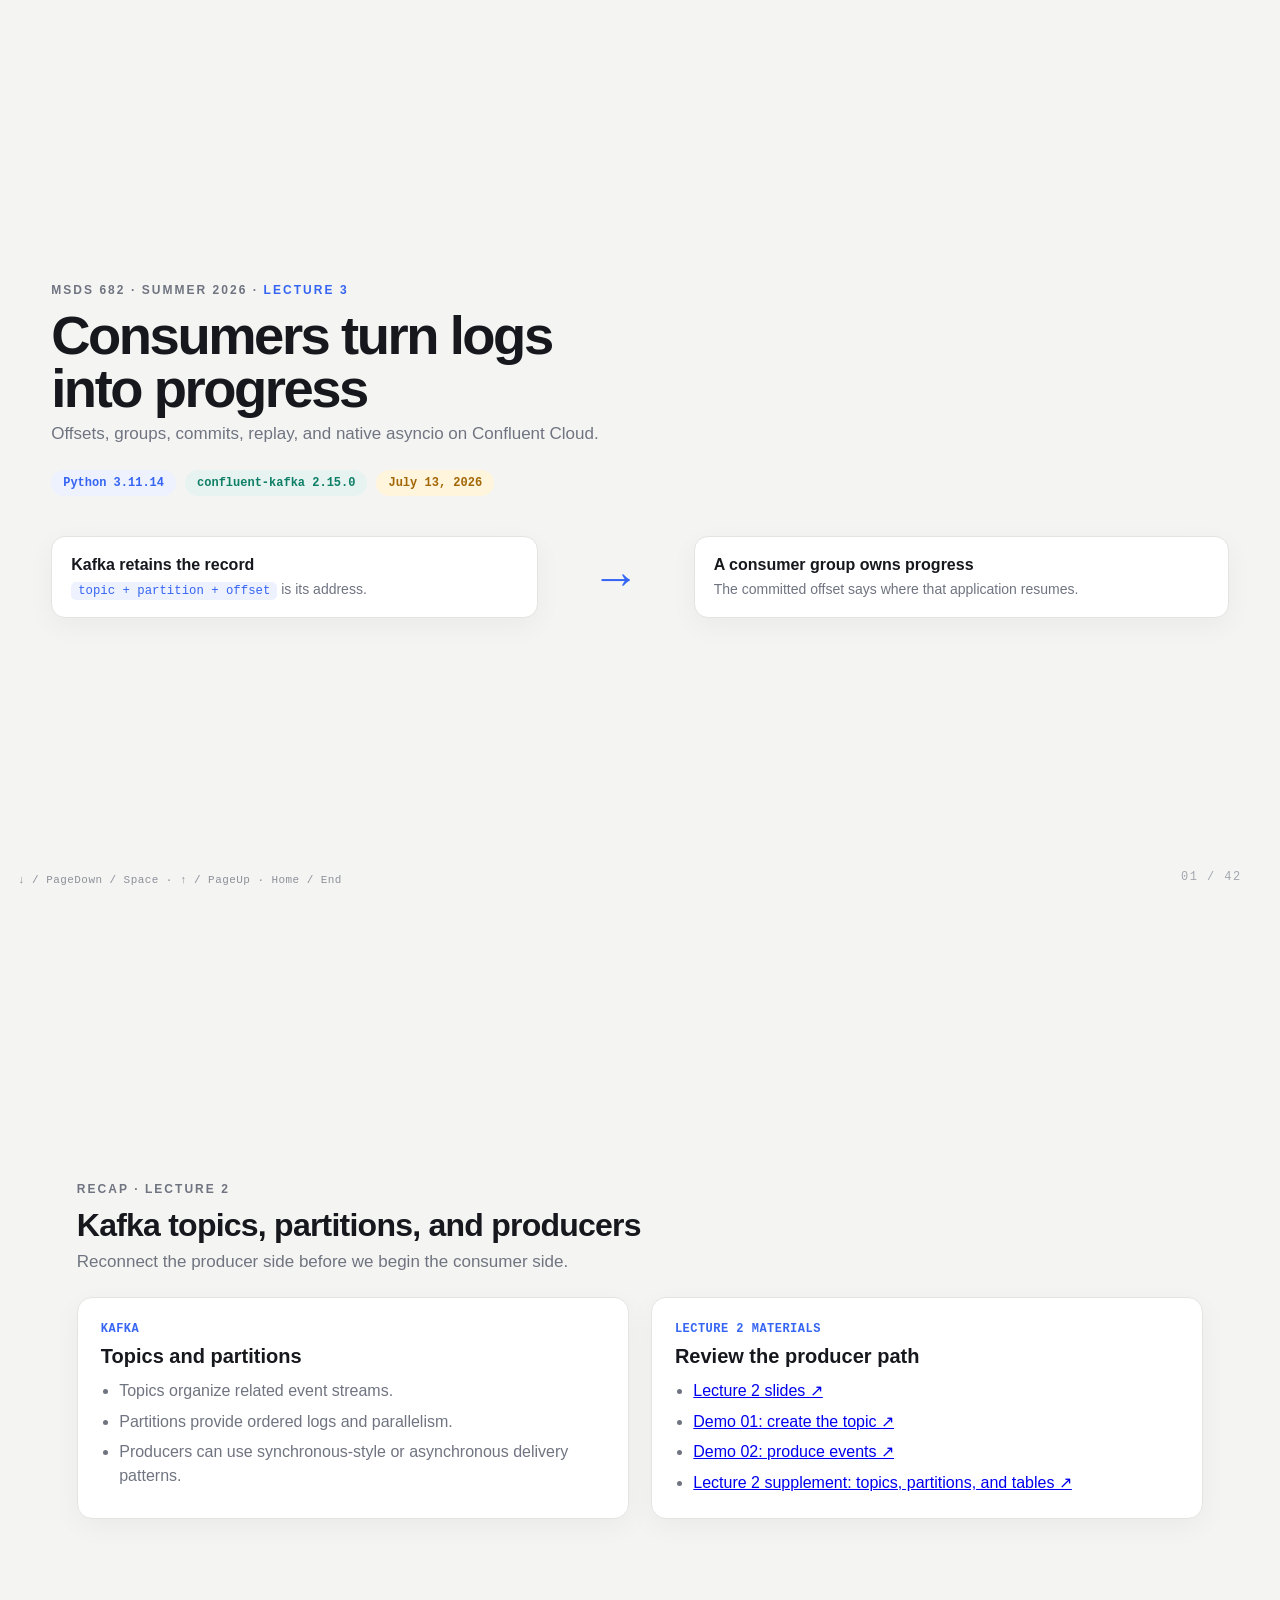
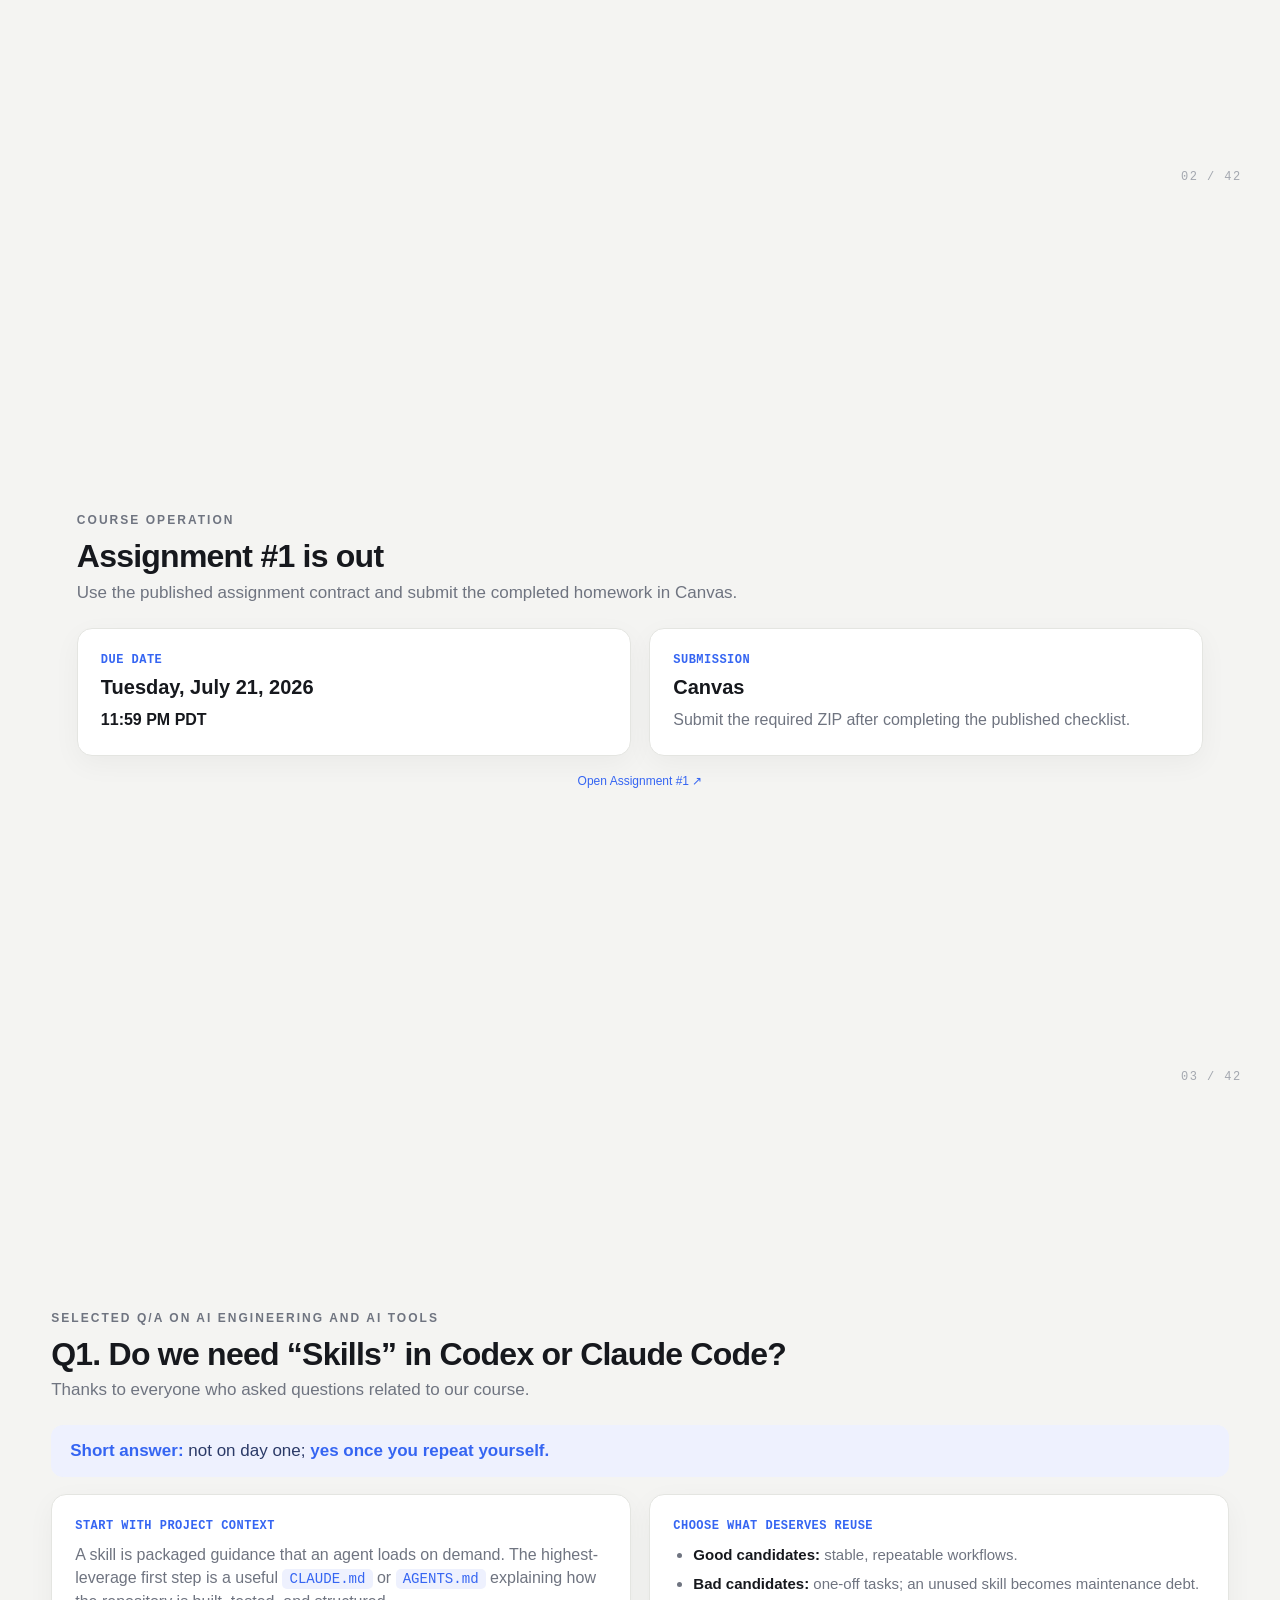
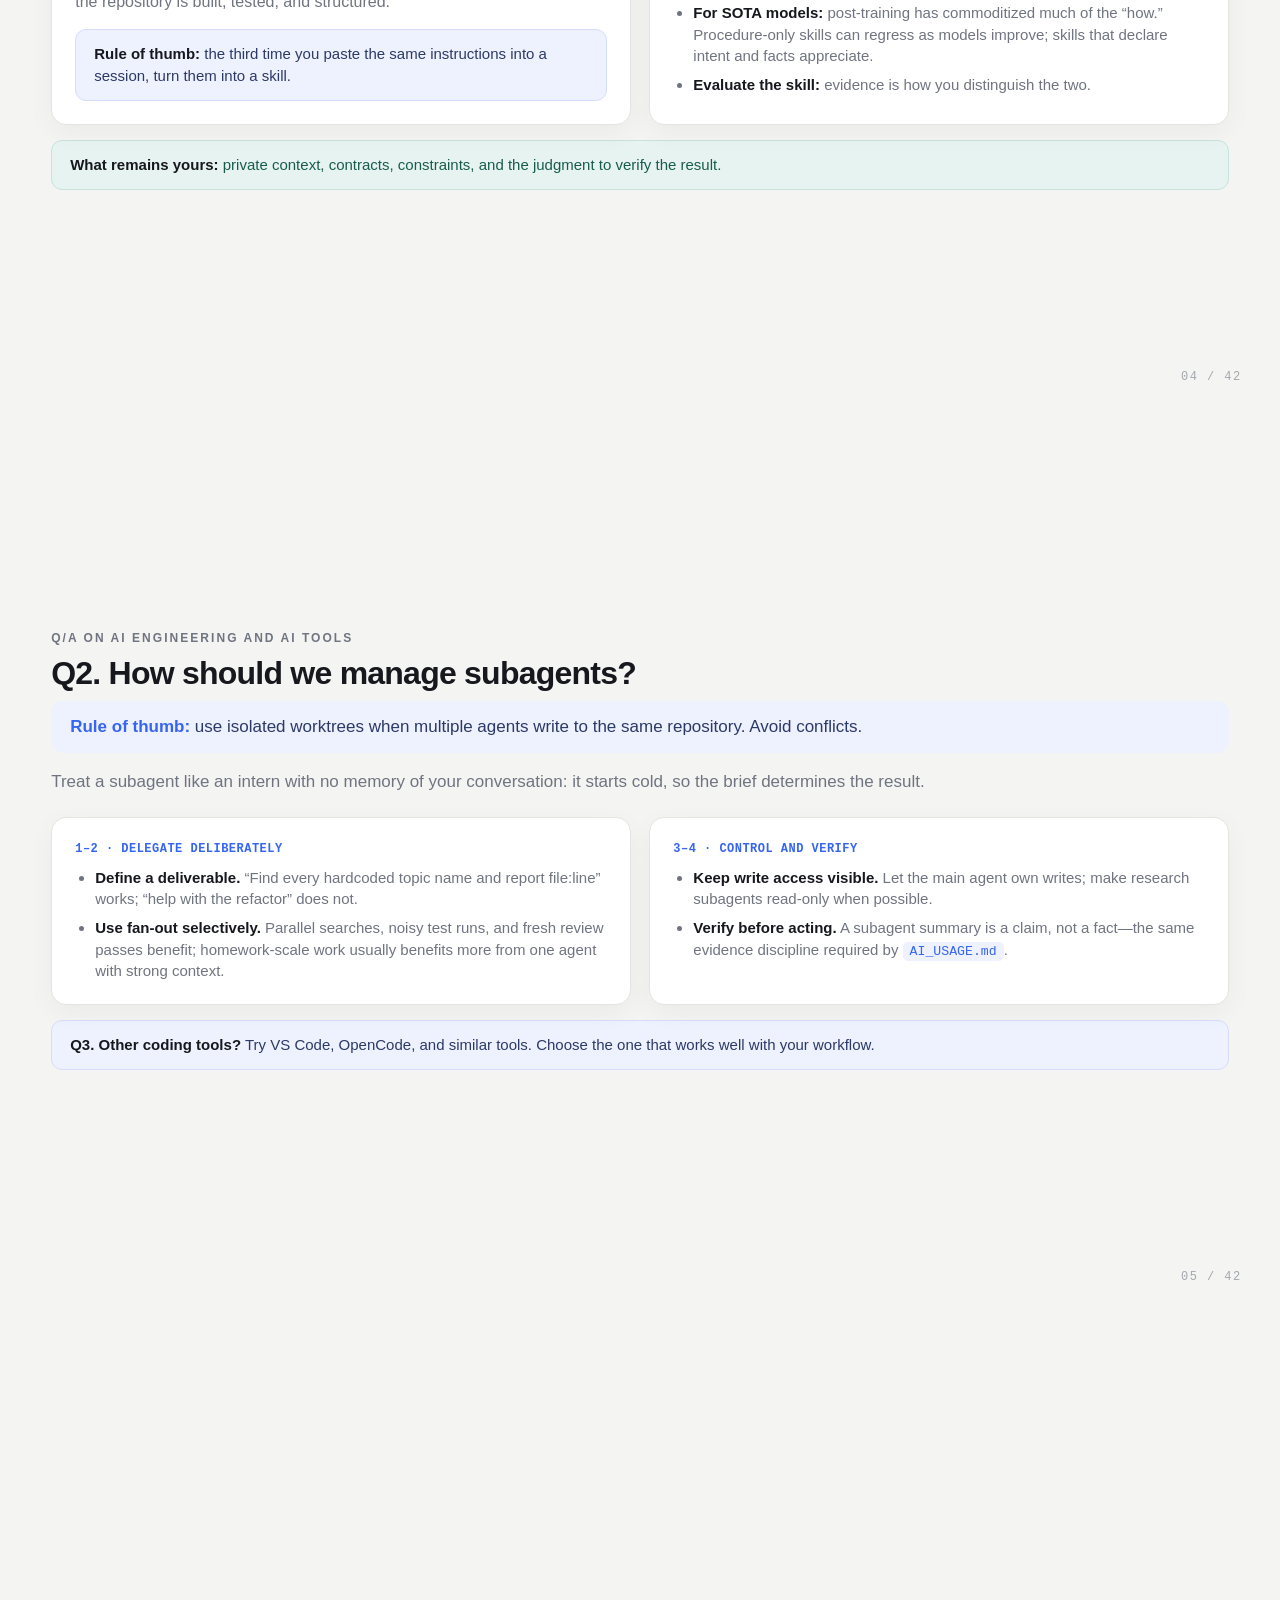
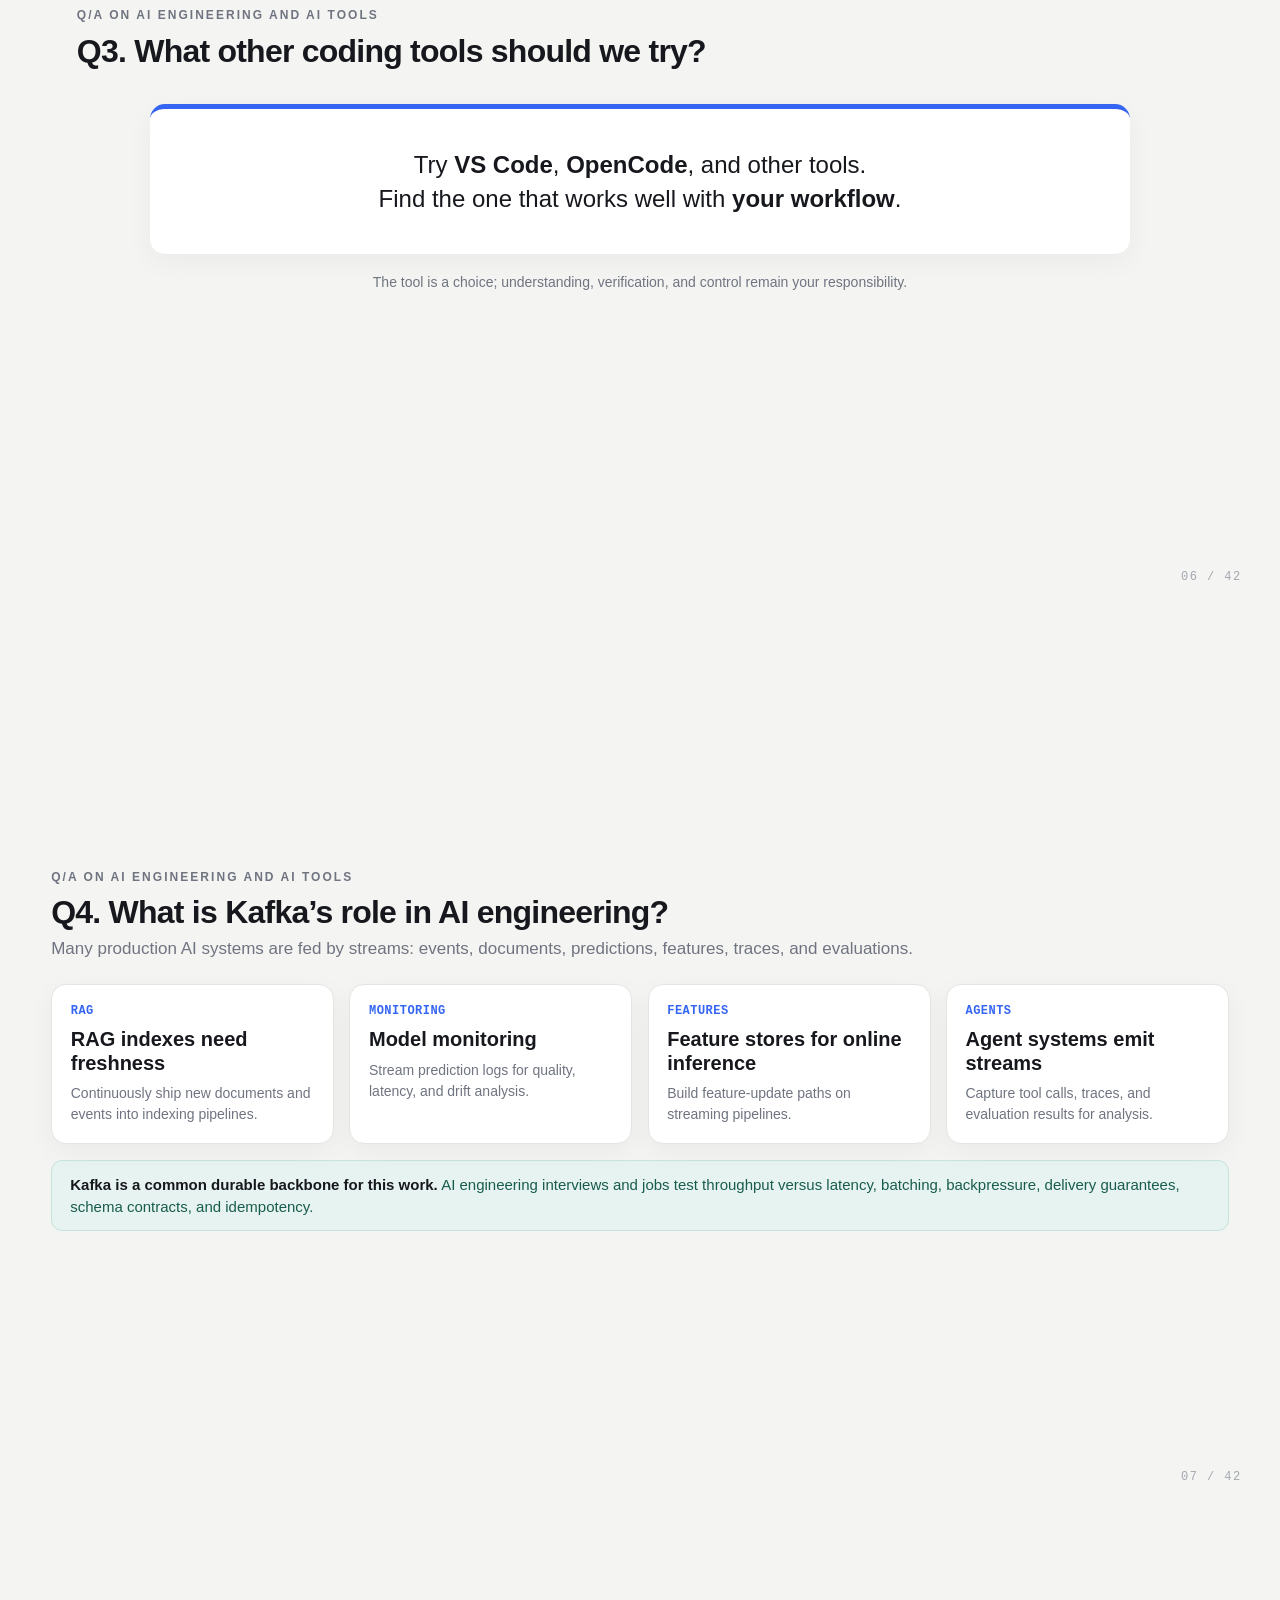
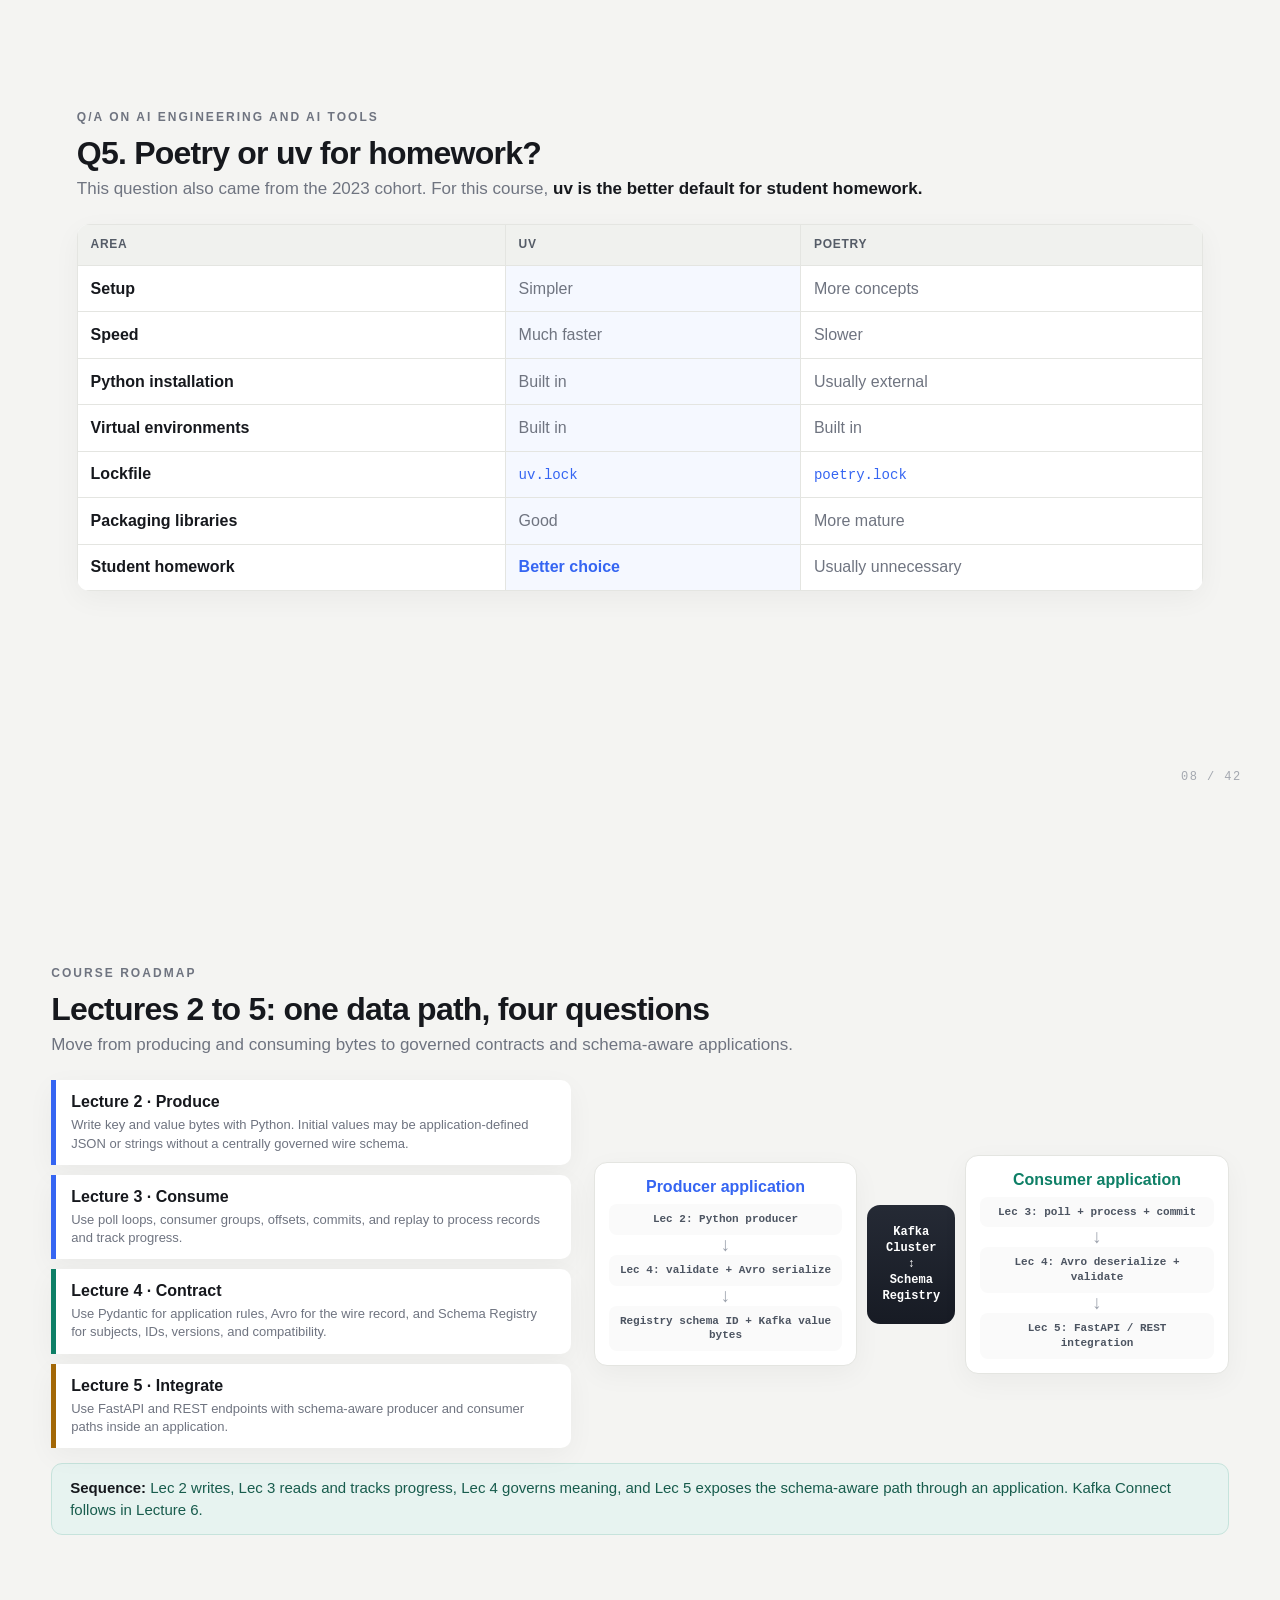
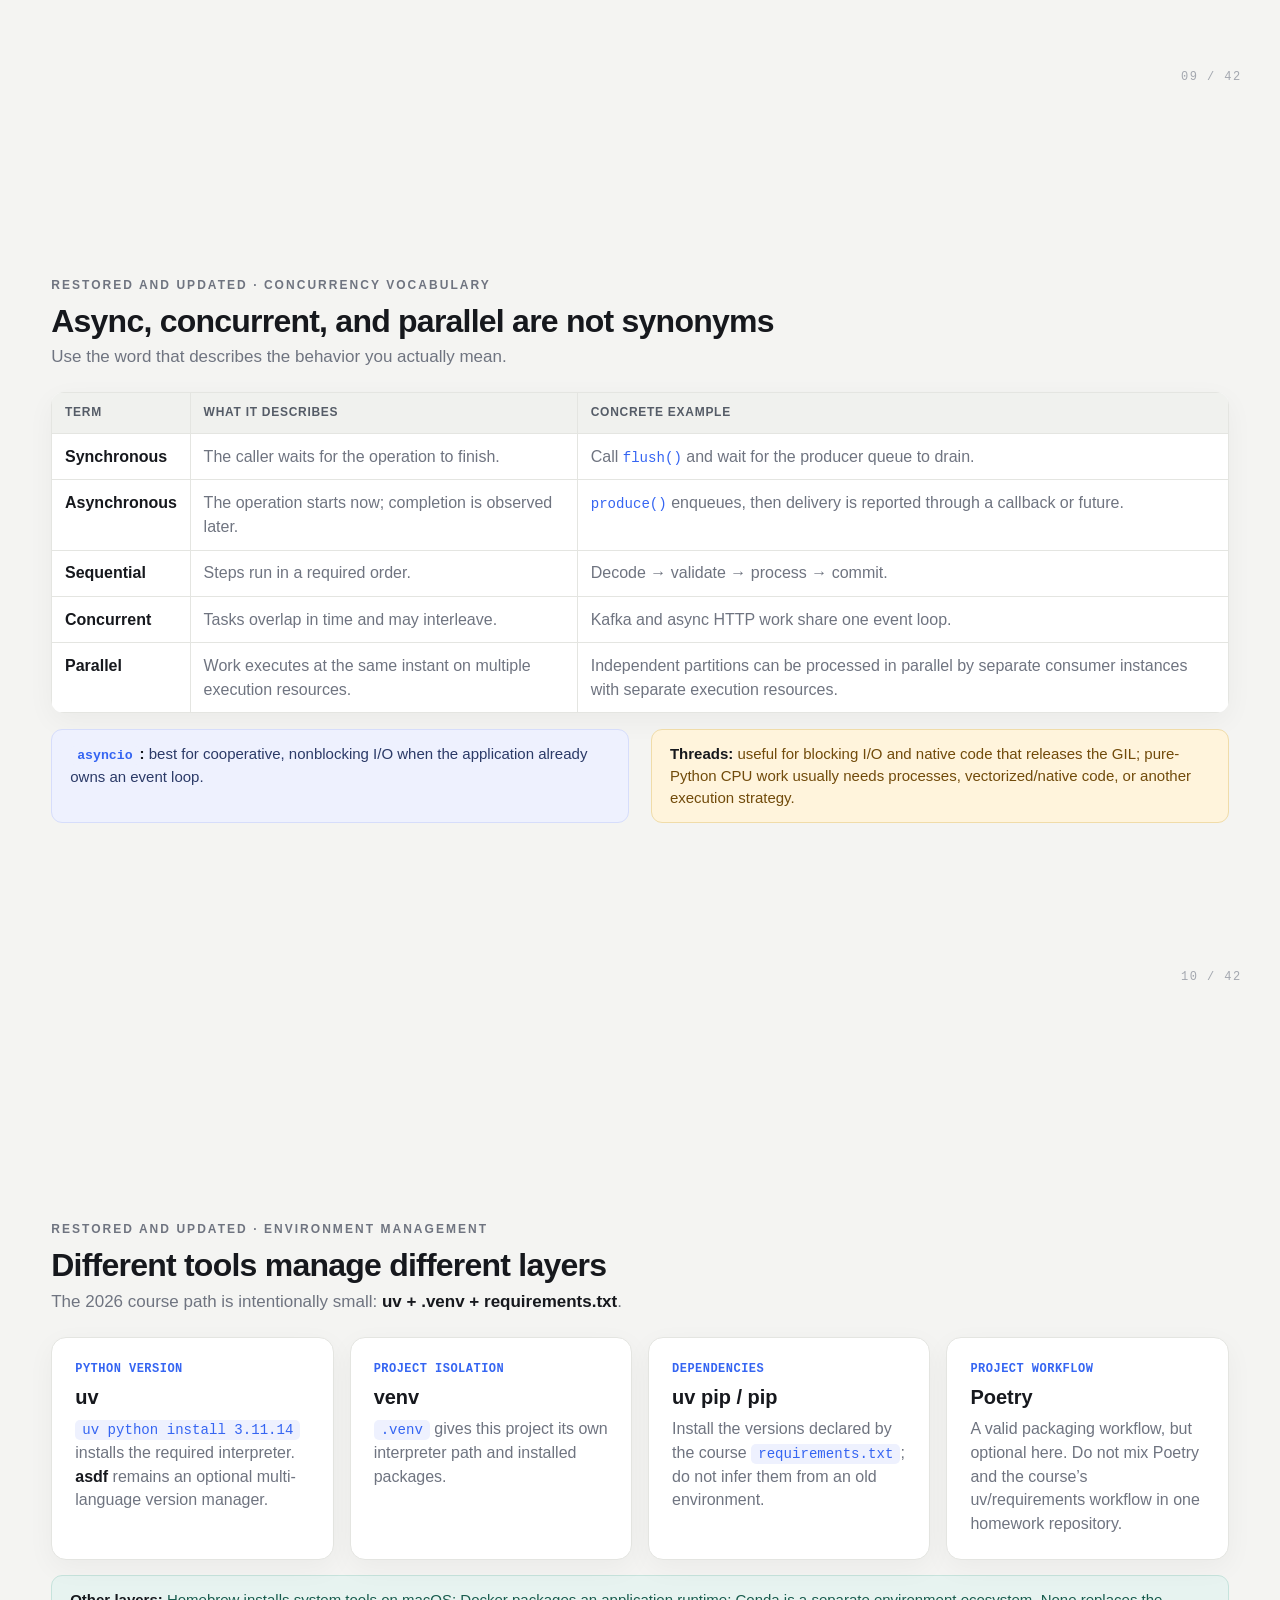
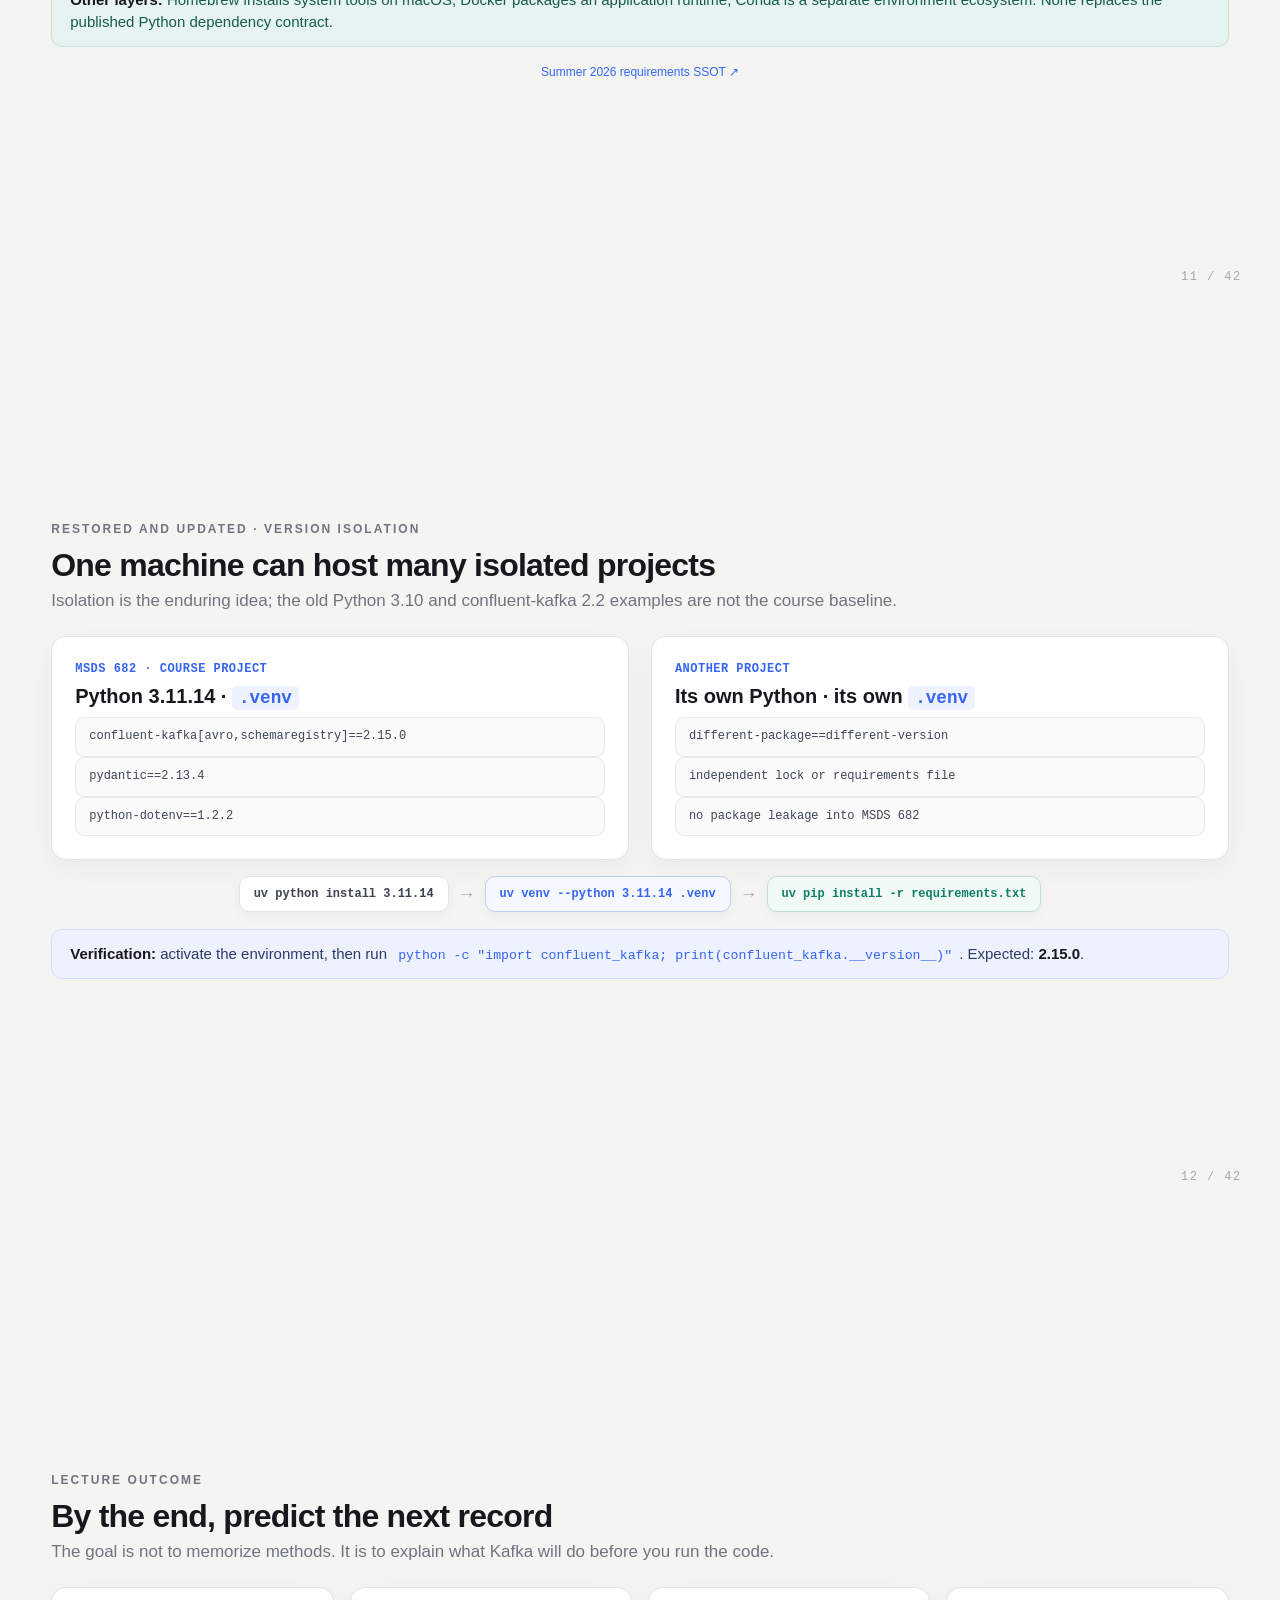
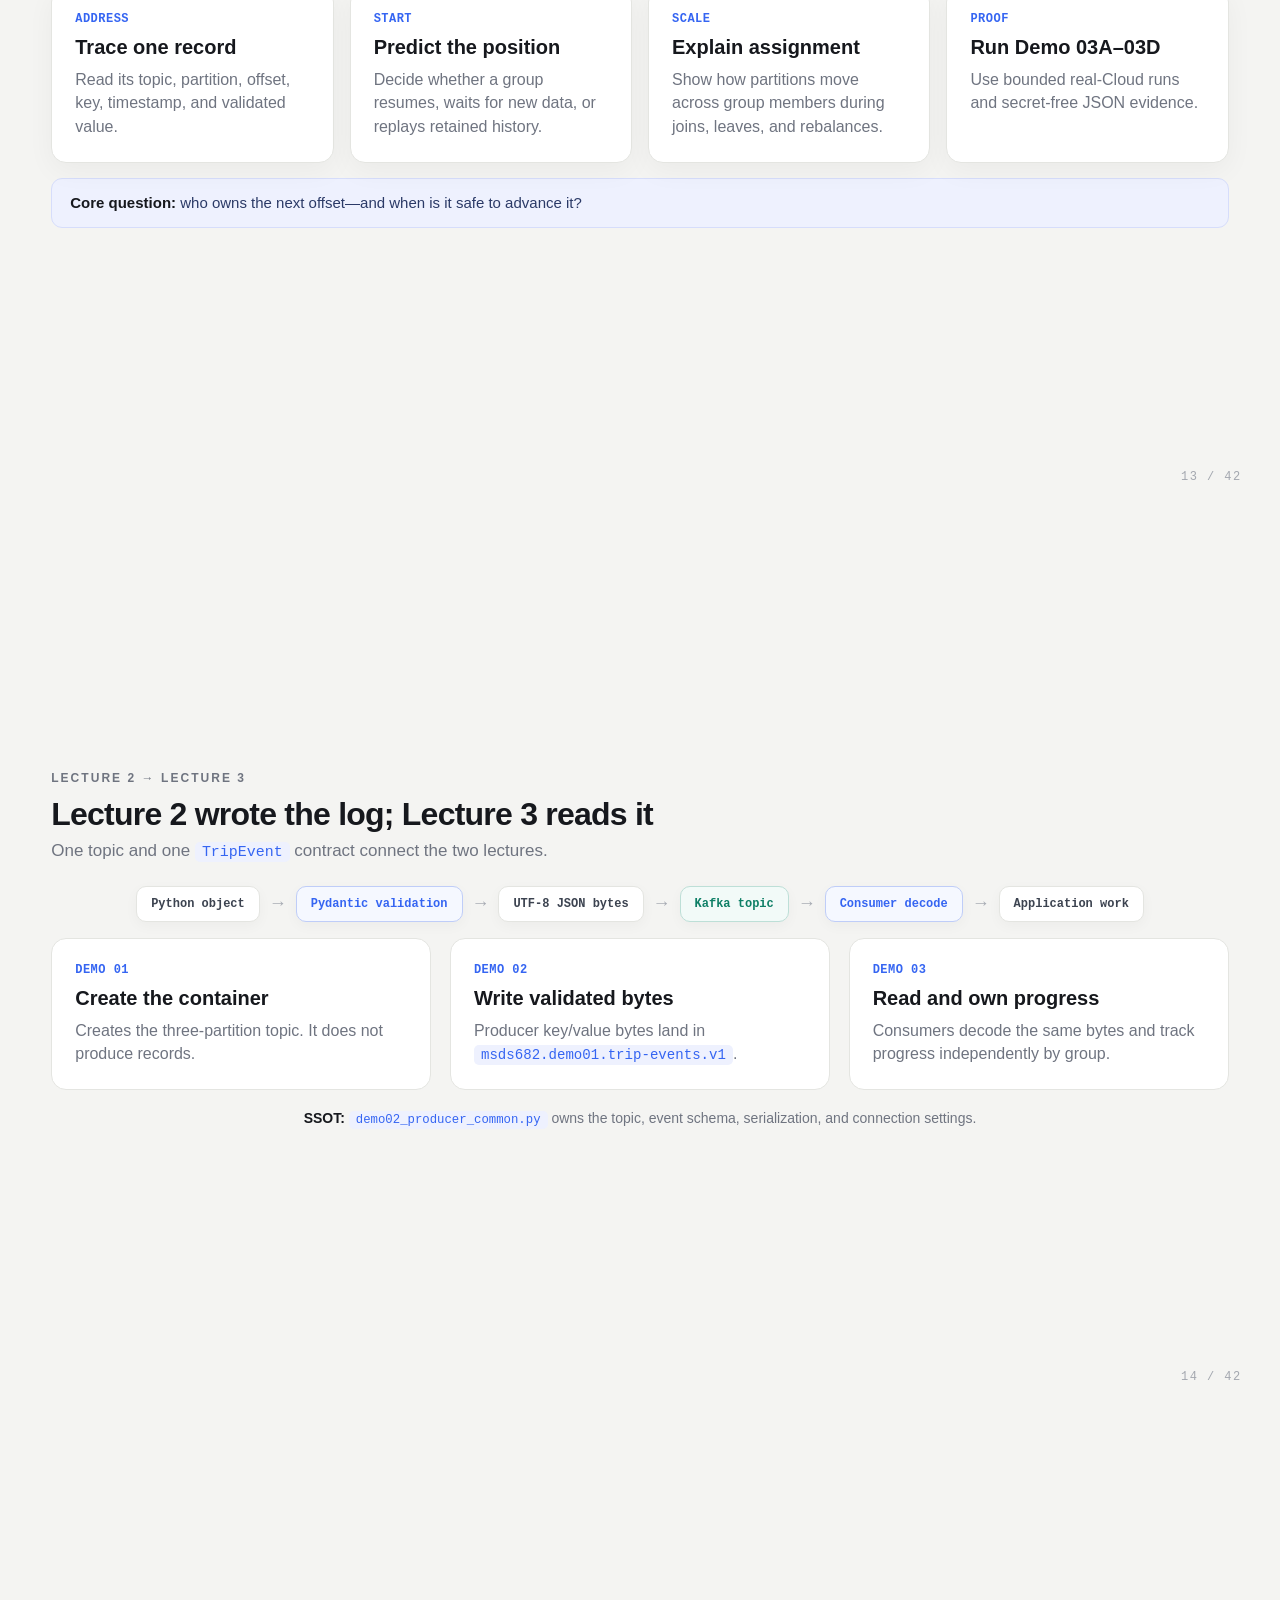
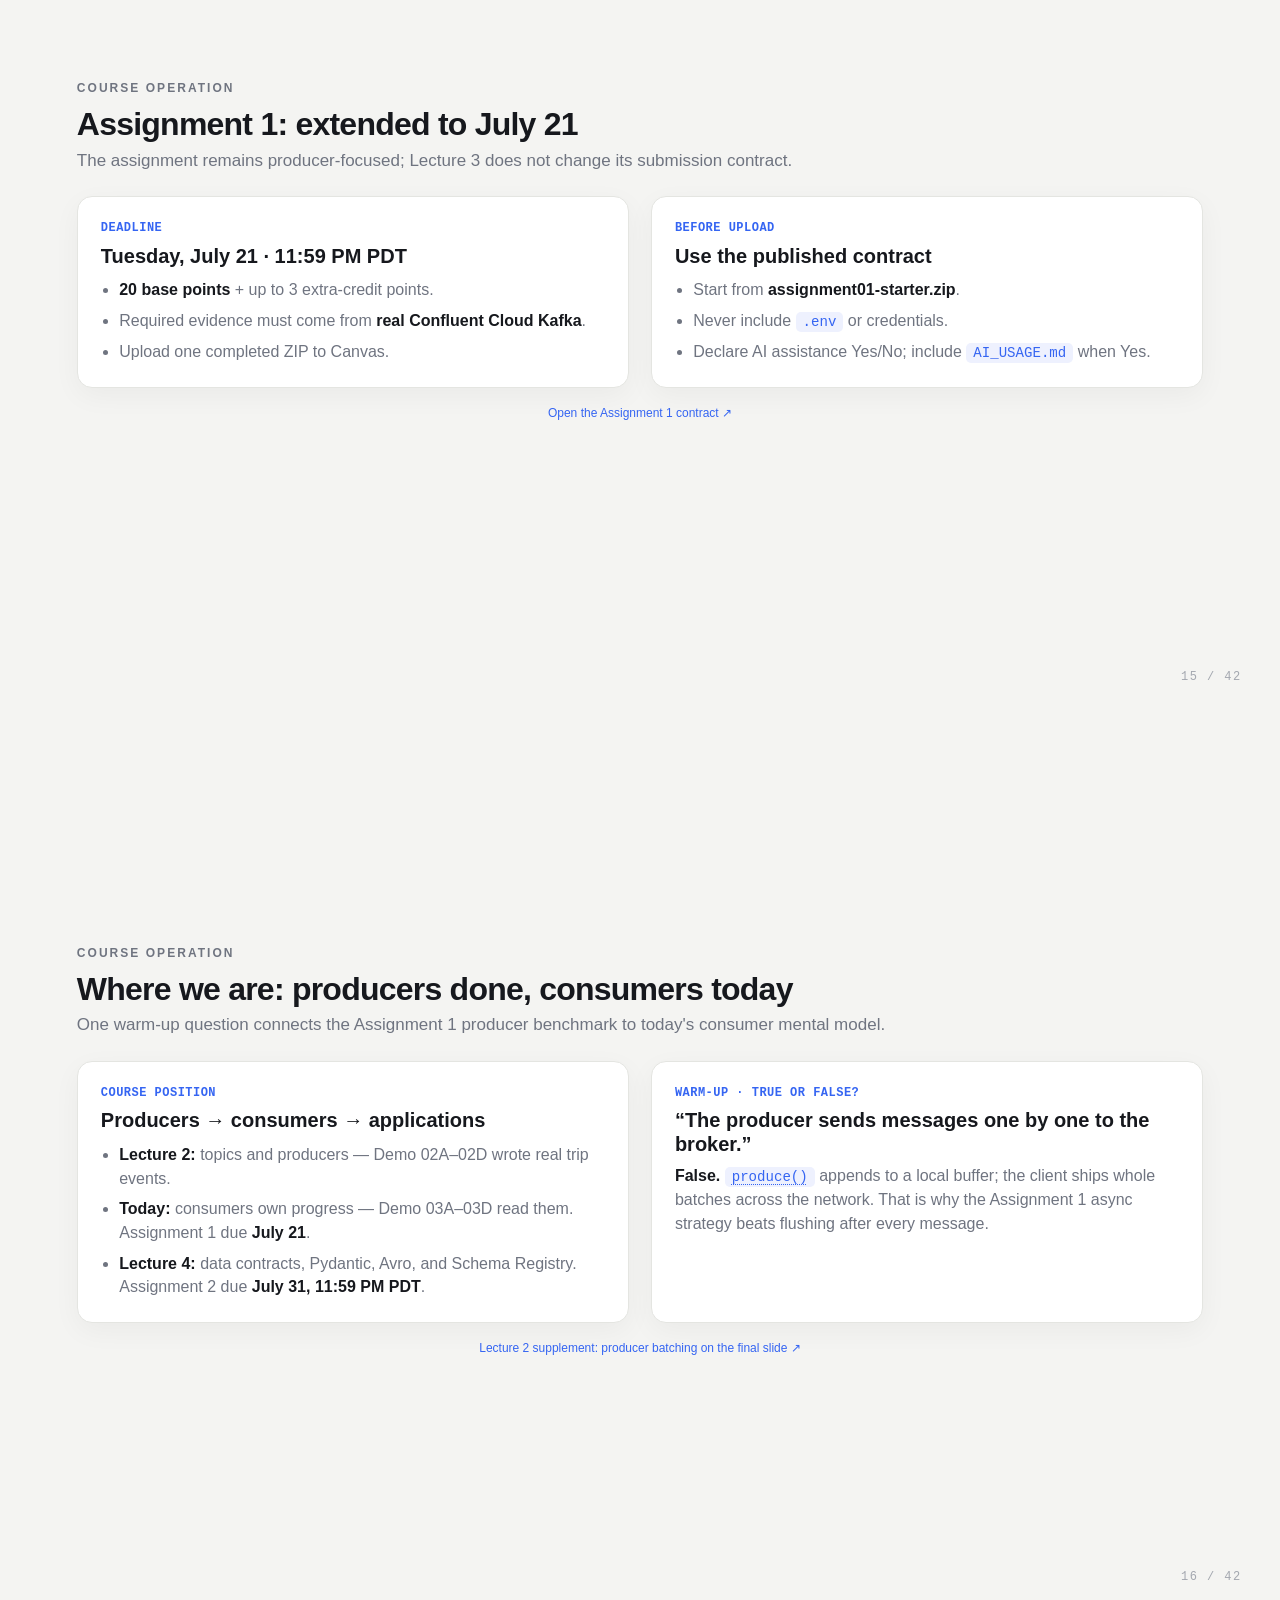
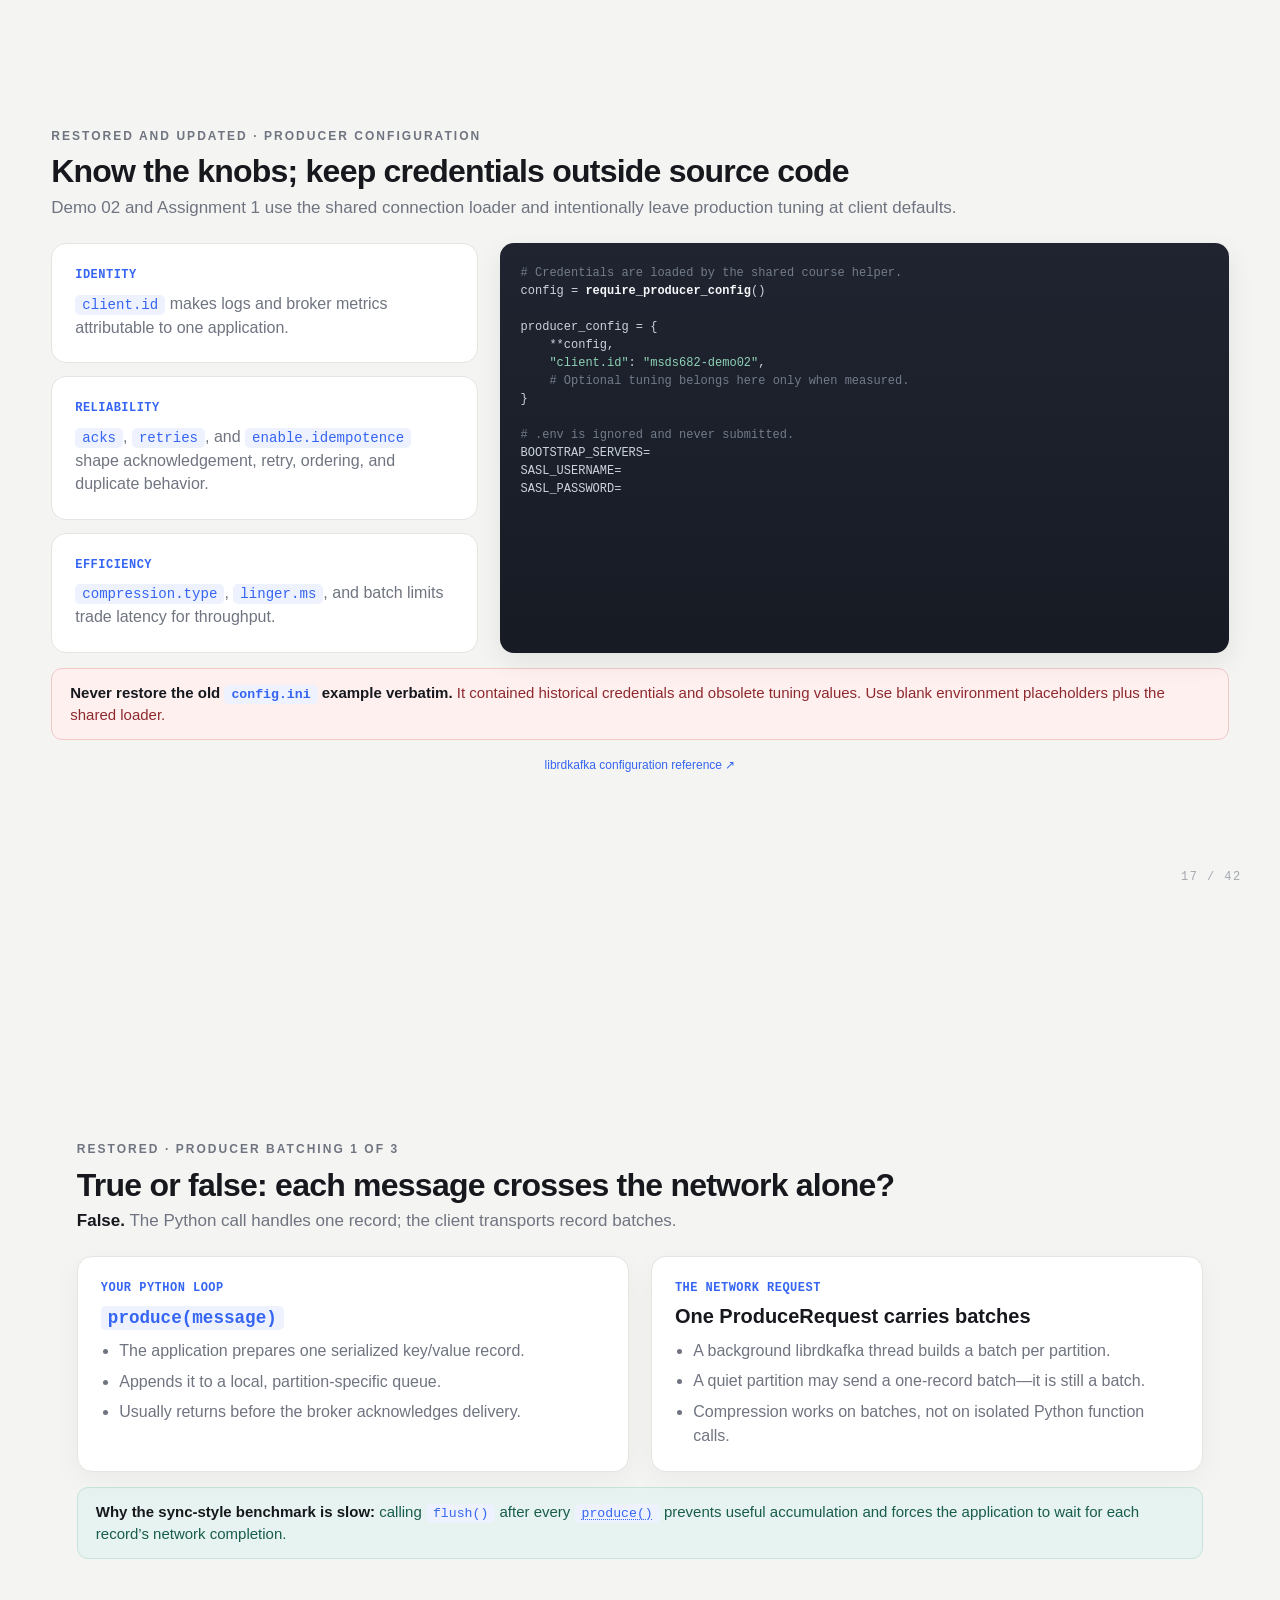
<file: handouts/lec3-consumers.html>
<!doctype html>
<html lang="en">
<head>
  <meta charset="utf-8">
  <meta name="viewport" content="width=device-width, initial-scale=1">
  <meta name="description" content="MSDS 682 Summer 2026 Lecture 3 HTML slides: Kafka consumers, offsets, groups, commits, replay, and native asyncio on Confluent Cloud.">
  <title>MSDS 682 · Lecture 3 · Kafka Consumers</title>
  <style>
    :root {
      --bg: #f4f4f2;
      --ink: #16181d;
      --muted: #6f7480;
      --line: #e4e5e1;
      --accent: #3565f2;
      --accent-soft: #eef1fe;
      --green: #0e7f66;
      --green-soft: #e7f3f0;
      --amber: #a26706;
      --amber-soft: #fff4dc;
      --red: #d83b42;
      --red-soft: #fdf0ef;
      --log-a: #252a35;
      --log-b: #171b24;
      --panel: #ffffff;
      --code-bg: #fafafa;
      --code-line: #e9eae7;
      --mono: "SF Mono", Menlo, Consolas, monospace;
      --shadow: 0 8px 28px rgba(22, 24, 29, .045);
    }

    * { box-sizing: border-box; }

    html, body {
      margin: 0;
      background: var(--bg);
      color: var(--ink);
      font-family: -apple-system, BlinkMacSystemFont, "Helvetica Neue", Arial, sans-serif;
    }

    html {
      scroll-snap-type: y mandatory;
      scroll-behavior: smooth;
    }

    body { overflow-x: hidden; }

    section.slide {
      min-height: 100vh;
      scroll-snap-align: start;
      display: grid;
      place-items: center;
      padding: 3vh 3vw;
      position: relative;
    }

    .frame {
      width: min(1360px, 92vw);
    }

    .frame.narrow { width: min(1160px, 88vw); }

    .kicker {
      margin: 0 0 9px;
      color: var(--muted);
      font-size: clamp(12px, .82vw, 15px);
      font-weight: 700;
      letter-spacing: .17em;
      text-transform: uppercase;
    }

    .kicker b { color: var(--accent); }

    h1 {
      margin: 0 0 7px;
      font-size: clamp(32px, 2.4vw, 47px);
      font-weight: 740;
      letter-spacing: -.024em;
      line-height: 1.08;
    }

    .hero h1 {
      max-width: 1050px;
      font-size: clamp(52px, 4.25vw, 82px);
      line-height: .98;
      letter-spacing: -.045em;
    }

    h2 {
      margin: 0 0 8px;
      font-size: clamp(20px, 1.45vw, 28px);
      line-height: 1.18;
    }

    h3 {
      margin: 0 0 7px;
      font-size: clamp(16px, 1.12vw, 22px);
      line-height: 1.25;
    }

    p, li, td, th {
      font-size: clamp(16px, 1.05vw, 21px);
      line-height: 1.48;
    }

    .subtitle {
      margin: 0 0 2.5vh;
      color: var(--muted);
      font-size: clamp(17px, 1.25vw, 24px);
      line-height: 1.45;
    }

    .subtitle strong { color: var(--ink); }

    .card {
      background: var(--panel);
      border: 1px solid var(--line);
      border-radius: 15px;
      padding: clamp(18px, 1.8vw, 30px);
      box-shadow: var(--shadow);
    }

    .card.flat { box-shadow: none; }

    .grid2 {
      display: grid;
      grid-template-columns: 1fr 1fr;
      gap: clamp(16px, 1.7vw, 28px);
      align-items: stretch;
    }

    .grid2.wide-left { grid-template-columns: 1.45fr .85fr; }
    .grid2.wide-right { grid-template-columns: .85fr 1.45fr; }

    .grid3 {
      display: grid;
      grid-template-columns: repeat(3, 1fr);
      gap: clamp(14px, 1.45vw, 24px);
    }

    .grid4 {
      display: grid;
      grid-template-columns: repeat(4, 1fr);
      gap: clamp(12px, 1.25vw, 20px);
    }

    .stack { display: grid; gap: clamp(12px, 1.4vh, 18px); }

    .eyebrow {
      margin: 0 0 7px;
      color: var(--accent);
      font-family: var(--mono);
      font-size: clamp(12px, .82vw, 15px);
      font-weight: 750;
      letter-spacing: .04em;
      text-transform: uppercase;
    }

    .bodycopy {
      margin: 0;
      color: var(--muted);
    }

    .bodycopy strong { color: var(--ink); }

    .compact-list {
      margin: 10px 0 0;
      padding-left: 1.15em;
    }

    .compact-list li { margin: 0 0 7px; color: var(--muted); }
    .compact-list li:last-child { margin-bottom: 0; }
    .compact-list strong { color: var(--ink); }

    .callout {
      margin-top: clamp(14px, 1.7vh, 22px);
      border: 1px solid #d6ddfb;
      border-radius: 11px;
      background: var(--accent-soft);
      padding: 13px 18px;
      color: #2b3a67;
      font-size: clamp(15px, .98vw, 19px);
      line-height: 1.46;
    }

    .callout strong { color: var(--ink); }
    .callout.green { background: var(--green-soft); border-color: #c6e3dc; color: #185c4d; }
    .callout.amber { background: var(--amber-soft); border-color: #f0dca9; color: #714b0b; }
    .callout.red { background: var(--red-soft); border-color: #f0c9c7; color: #8f292e; }

    .caption {
      margin: 2vh auto 0;
      max-width: 1120px;
      color: var(--muted);
      text-align: center;
      font-size: clamp(14px, .95vw, 18px);
      line-height: 1.5;
    }

    .caption strong { color: var(--ink); }

    /* Generated tooltip targets are synchronized from the professor-only
       LECTURE3_HOVER_GLOSSARY.yaml authoring registry. */
    .fx-term {
      position: relative;
      border-radius: 3px;
      color: inherit;
      cursor: help;
      text-decoration-line: underline;
      text-decoration-style: dotted;
      text-decoration-color: currentColor;
      text-decoration-thickness: 1px;
      text-underline-offset: .18em;
    }

    .fx-term::after {
      content: attr(data-def);
      position: absolute;
      z-index: 50;
      left: 50%;
      bottom: calc(100% + 9px);
      width: max-content;
      max-width: min(46ch, 70vw);
      transform: translateX(-50%);
      border: 1px solid rgba(255, 255, 255, .16);
      border-radius: 8px;
      background: #111722;
      box-shadow: 0 8px 24px rgba(0, 0, 0, .2);
      color: #f7f8fb;
      padding: 8px 10px;
      font-family: -apple-system, BlinkMacSystemFont, "Helvetica Neue", Arial, sans-serif;
      font-size: clamp(12px, .76vw, 15px);
      font-style: normal;
      font-weight: 520;
      letter-spacing: normal;
      line-height: 1.35;
      text-align: left;
      text-transform: none;
      white-space: normal;
      opacity: 0;
      visibility: hidden;
      pointer-events: none;
    }

    .fx-term:hover::after,
    .fx-term:focus::after {
      opacity: 1;
      visibility: visible;
    }

    .fx-term[data-tooltip-align="left"]::after {
      left: 0;
      transform: none;
    }

    .fx-term[data-tooltip-align="right"]::after {
      right: 0;
      left: auto;
      transform: none;
    }

    .fx-term:focus-visible {
      outline: 2px solid var(--accent);
      outline-offset: 3px;
    }

    .fx-definitions {
      position: absolute;
      width: 1px;
      height: 1px;
      padding: 0;
      margin: -1px;
      overflow: hidden;
      clip: rect(0, 0, 0, 0);
      white-space: nowrap;
      border: 0;
    }

    .pager {
      position: absolute;
      right: 3vw;
      bottom: 16px;
      color: #a3a7af;
      font-family: var(--mono);
      font-size: 12px;
      letter-spacing: .12em;
    }

    .nav-hint {
      position: fixed;
      z-index: 10;
      left: 18px;
      bottom: 14px;
      color: rgba(111, 116, 128, .78);
      font-family: var(--mono);
      font-size: 11px;
      letter-spacing: .04em;
      pointer-events: none;
    }

    code, .mono { font-family: var(--mono); }

    code.inline {
      border-radius: 5px;
      background: var(--accent-soft);
      color: var(--accent);
      padding: 2px 7px;
      font-size: .88em;
    }

    .pill {
      display: inline-flex;
      align-items: center;
      justify-content: center;
      border-radius: 999px;
      background: var(--accent-soft);
      color: var(--accent);
      padding: 6px 12px;
      font-family: var(--mono);
      font-size: clamp(12px, .82vw, 15px);
      font-weight: 750;
      white-space: nowrap;
    }

    .pill.green { background: var(--green-soft); color: var(--green); }
    .pill.amber { background: var(--amber-soft); color: var(--amber); }
    .pill.red { background: var(--red-soft); color: var(--red); }

    .codecard {
      overflow-x: auto;
      border-radius: 14px;
      background: linear-gradient(180deg, #1f2430, #171b24);
      padding: clamp(16px, 1.6vw, 25px);
      box-shadow: 0 9px 26px rgba(22, 24, 29, .08);
    }

    .codecard pre {
      margin: 0;
      color: #ccd3de;
      font-family: var(--mono);
      font-size: clamp(13px, .88vw, 17px);
      line-height: 1.62;
      white-space: pre;
    }

    .codecard.tight pre { font-size: clamp(12px, .8vw, 15.5px); line-height: 1.5; }
    .codecard .kw { color: #8fb0f7; }
    .codecard .fn { color: #f7f8fa; font-weight: 700; }
    .codecard .str { color: #8fd3b6; }
    .codecard .cm { color: #737c8b; }
    .codecard .num { color: #e2b878; }
    .codecard .hi { color: #ff9a9d; font-weight: 700; }

    .command {
      border: 1px solid var(--code-line);
      border-radius: 9px;
      background: var(--code-bg);
      padding: 10px 13px;
      color: #3e4652;
      font-family: var(--mono);
      font-size: clamp(12px, .82vw, 16px);
      line-height: 1.48;
      overflow-wrap: anywhere;
    }

    .command strong { color: var(--accent); }

    .flowline {
      display: flex;
      align-items: center;
      justify-content: center;
      flex-wrap: wrap;
      gap: clamp(8px, .7vw, 12px);
      margin: clamp(14px, 1.8vh, 22px) 0;
    }

    .flow-node {
      border: 1px solid var(--line);
      border-radius: 10px;
      background: var(--panel);
      padding: 10px 14px;
      color: #3c4350;
      font-family: var(--mono);
      font-size: clamp(12px, .86vw, 16.5px);
      font-weight: 700;
      box-shadow: 0 4px 14px rgba(22, 24, 29, .035);
    }

    .flow-node.accent { border-color: #bfcdf8; background: #f5f8ff; color: var(--accent); }
    .flow-node.green { border-color: #bddfd7; background: #f2faf8; color: var(--green); }
    .flow-node.red { border-color: #efc5c3; background: #fff7f6; color: var(--red); }
    .arrow { color: #a8acb4; font-size: clamp(18px, 1.4vw, 26px); }

    .topic-log {
      border-radius: 15px;
      background: linear-gradient(180deg, var(--log-a), var(--log-b));
      padding: clamp(14px, 1.4vw, 22px);
    }

    .partition {
      display: grid;
      grid-template-columns: 86px repeat(7, 1fr);
      gap: 7px;
      align-items: center;
      margin-bottom: 10px;
    }

    .partition:last-child { margin-bottom: 0; }

    .partition-label {
      color: #aeb6c4;
      font-family: var(--mono);
      font-size: clamp(11px, .78vw, 14px);
      font-weight: 700;
    }

    .record {
      min-height: 48px;
      border-radius: 8px;
      background: #f5f6f8;
      display: grid;
      place-items: center;
      color: #424a57;
      font-family: var(--mono);
      font-size: clamp(11px, .76vw, 14px);
      font-weight: 700;
      position: relative;
    }

    .record.dim { opacity: .38; }
    .record.processed { background: #dff3ed; color: var(--green); }
    .record.current { box-shadow: inset 0 0 0 3px var(--accent); color: var(--accent); }
    .record.replay { box-shadow: inset 0 0 0 3px var(--red); color: var(--red); }

    .record small {
      position: absolute;
      top: 3px;
      left: 5px;
      color: #a0a5ae;
      font-size: 9px;
      font-weight: 600;
    }

    .owner-row {
      display: grid;
      grid-template-columns: 145px 1fr 145px;
      gap: 12px;
      align-items: center;
      margin-bottom: 10px;
    }

    .owner-row:last-child { margin-bottom: 0; }

    .member {
      border: 1px solid #ccd5f5;
      border-radius: 9px;
      background: #f4f7ff;
      padding: 9px 11px;
      color: var(--accent);
      font-family: var(--mono);
      font-size: clamp(12px, .8vw, 15px);
      font-weight: 700;
      text-align: center;
      white-space: nowrap;
    }

    .member.idle { border-color: #e0e1de; background: #f7f7f5; color: #a0a4ac; }

    .mini-partitions {
      display: flex;
      gap: 7px;
      align-items: center;
    }

    .mini-partitions span {
      flex: 1;
      border-radius: 7px;
      background: linear-gradient(180deg, var(--log-a), var(--log-b));
      padding: 9px 6px;
      color: #f4f5f8;
      font-family: var(--mono);
      font-size: clamp(11px, .78vw, 14px);
      text-align: center;
    }

    .state-key {
      display: grid;
      grid-template-columns: 1fr 1fr;
      gap: 12px;
      margin-top: 14px;
    }

    .state-key div {
      border-radius: 9px;
      background: var(--code-bg);
      padding: 10px 12px;
      color: var(--muted);
      font-size: clamp(14px, .92vw, 18px);
    }

    .state-key b { display: block; color: var(--ink); margin-bottom: 3px; }

    table {
      width: 100%;
      border-collapse: collapse;
      background: var(--panel);
      border-radius: 13px;
      overflow: hidden;
      box-shadow: var(--shadow);
    }

    th, td {
      border: 1px solid var(--line);
      padding: clamp(9px, .85vw, 14px) clamp(10px, 1vw, 16px);
      vertical-align: top;
      text-align: left;
    }

    th {
      background: #f0f1ee;
      color: #555c67;
      font-size: clamp(12px, .82vw, 15px);
      letter-spacing: .06em;
      text-transform: uppercase;
    }

    td { color: var(--muted); }
    td strong { color: var(--ink); }
    td code { color: var(--accent); font-size: .88em; }

    .decision {
      display: grid;
      grid-template-columns: 1fr 70px 1fr;
      gap: 16px;
      align-items: center;
    }

    .decision-question {
      border: 2px solid #cbd5f7;
      border-radius: 16px;
      background: #f7f9ff;
      padding: 24px;
      text-align: center;
    }

    .decision-question b {
      display: block;
      margin-bottom: 8px;
      color: var(--accent);
      font-family: var(--mono);
      font-size: clamp(17px, 1.2vw, 23px);
    }

    .decision-branches { display: grid; gap: 10px; }

    .branch {
      border: 1px solid var(--line);
      border-left: 5px solid var(--green);
      border-radius: 10px;
      background: var(--panel);
      padding: 12px 15px;
    }

    .branch.no { border-left-color: var(--amber); }
    .branch strong { display: block; margin-bottom: 2px; }
    .branch span { color: var(--muted); font-size: clamp(14px, .92vw, 18px); }

    .commit-card {
      border-top: 5px solid var(--accent);
      height: 100%;
    }

    .commit-card.green { border-top-color: var(--green); }
    .commit-card.amber { border-top-color: var(--amber); }

    .commit-card ul {
      margin: 11px 0 0;
      padding-left: 1.1em;
    }

    .commit-card li { margin-bottom: 7px; color: var(--muted); }

    .step-list {
      display: grid;
      gap: 10px;
      counter-reset: steps;
    }

    .step {
      display: grid;
      grid-template-columns: 34px 1fr;
      gap: 11px;
      align-items: start;
      counter-increment: steps;
    }

    .step::before {
      content: counter(steps);
      width: 31px;
      height: 31px;
      border-radius: 50%;
      background: var(--accent-soft);
      color: var(--accent);
      display: grid;
      place-items: center;
      font-family: var(--mono);
      font-size: 13px;
      font-weight: 750;
    }

    .step p { margin: 2px 0 0; color: var(--muted); }
    .step strong { color: var(--ink); }

    .env-stack {
      display: grid;
      grid-template-columns: repeat(4, 1fr);
      gap: 9px;
      align-items: stretch;
      margin-bottom: 16px;
    }

    .env-box {
      border: 1px solid var(--line);
      border-radius: 10px;
      background: var(--panel);
      padding: 13px 10px;
      text-align: center;
      font-family: var(--mono);
      font-size: clamp(11px, .76vw, 14px);
      color: #4b5260;
    }

    .env-box b { display: block; margin-bottom: 4px; color: var(--accent); }

    .demo-card {
      position: relative;
      overflow: hidden;
    }

    .demo-card::after {
      content: attr(data-demo);
      position: absolute;
      right: -5px;
      top: -13px;
      color: rgba(53, 101, 242, .07);
      font-family: var(--mono);
      font-size: 76px;
      font-weight: 800;
    }

    .evidence-grid {
      display: grid;
      grid-template-columns: repeat(4, 1fr);
      gap: 13px;
    }

    .evidence {
      border: 1px solid var(--line);
      border-radius: 12px;
      background: var(--panel);
      padding: 16px;
    }

    .evidence h3 { color: var(--accent); font-family: var(--mono); }
    .evidence p { margin: 0; color: var(--muted); font-size: clamp(14px, .92vw, 18px); }

    .async-lanes {
      display: grid;
      grid-template-columns: 1fr 1fr;
      gap: 20px;
    }

    .lane {
      border: 1px solid var(--line);
      border-radius: 13px;
      background: var(--panel);
      padding: 18px;
    }

    .lane h3 { display: flex; justify-content: space-between; align-items: center; }

    .lane-flow {
      display: grid;
      grid-template-columns: 1fr 32px 1fr 32px 1fr;
      gap: 6px;
      align-items: center;
      margin-top: 15px;
    }

    .lane-step {
      min-height: 68px;
      border-radius: 8px;
      background: var(--code-bg);
      display: grid;
      place-items: center;
      padding: 8px;
      color: #505866;
      font-family: var(--mono);
      font-size: clamp(11px, .74vw, 14px);
      font-weight: 700;
      text-align: center;
    }

    .lane-step.green { background: var(--green-soft); color: var(--green); }

    .source-row {
      display: flex;
      flex-wrap: wrap;
      justify-content: center;
      gap: 10px 14px;
      margin-top: 18px;
    }

    .source-row a {
      color: var(--accent);
      font-size: clamp(12px, .82vw, 15px);
      text-decoration: none;
    }

    .source-row a:hover { text-decoration: underline; }

    .hero-meta {
      display: flex;
      flex-wrap: wrap;
      gap: 9px;
      margin-top: 20px;
    }

    .hero-visual {
      margin-top: clamp(28px, 4.5vh, 52px);
      display: grid;
      grid-template-columns: 1fr 120px 1.1fr;
      gap: 18px;
      align-items: center;
    }

    .hero-box {
      border: 1px solid var(--line);
      border-radius: 14px;
      background: var(--panel);
      padding: 19px;
      box-shadow: var(--shadow);
    }

    .hero-box strong {
      display: block;
      margin-bottom: 6px;
      color: var(--ink);
      font-size: clamp(16px, 1.1vw, 21px);
    }

    .hero-box span { color: var(--muted); font-size: clamp(14px, .92vw, 18px); }
    .hero-arrow { text-align: center; color: var(--accent); font-size: 48px; }

    .final-grid {
      display: grid;
      grid-template-columns: repeat(2, 1fr);
      gap: 14px;
      margin-top: 20px;
    }

    .final-q {
      border-left: 4px solid var(--accent);
      border-radius: 8px;
      background: var(--panel);
      padding: 14px 17px;
      box-shadow: var(--shadow);
    }

    .final-q b { display: block; margin-bottom: 3px; }
    .final-q span { color: var(--muted); font-size: clamp(14px, .94vw, 18px); }

    .qa-lead {
      border-left: 5px solid var(--accent);
      border-radius: 0 12px 12px 0;
      background: var(--panel);
      padding: 17px 20px;
      box-shadow: var(--shadow);
    }

    .qa-lead p { margin: 0; color: var(--muted); }
    .qa-lead strong { color: var(--ink); }

    .qa-two-col {
      display: grid;
      grid-template-columns: 1fr 1fr;
      gap: clamp(14px, 1.45vw, 23px);
      align-items: stretch;
    }

    .qa-list {
      margin: 8px 0 0;
      padding-left: 1.25em;
    }

    .qa-list li {
      margin: 0 0 8px;
      color: var(--muted);
      font-size: clamp(15px, .96vw, 19px);
      line-height: 1.42;
    }

    .qa-list li:last-child { margin-bottom: 0; }
    .qa-list strong { color: var(--ink); }

    .answer-banner {
      margin: 10px 0 17px;
      border-radius: 12px;
      background: var(--accent-soft);
      padding: 14px 19px;
      color: #2b3a67;
      font-size: clamp(17px, 1.12vw, 22px);
      line-height: 1.4;
    }

    .answer-banner strong { color: var(--accent); }

    .tool-answer {
      max-width: 980px;
      margin: 4vh auto 0;
      border-top: 5px solid var(--accent);
      border-radius: 15px;
      background: var(--panel);
      padding: clamp(28px, 3vw, 48px);
      box-shadow: var(--shadow);
      text-align: center;
    }

    .tool-answer p {
      margin: 0;
      color: var(--ink);
      font-size: clamp(24px, 1.75vw, 34px);
      line-height: 1.42;
    }

    .ai-role-grid {
      display: grid;
      grid-template-columns: repeat(4, 1fr);
      gap: clamp(12px, 1.2vw, 19px);
    }

    .ai-role-grid .card { padding: clamp(16px, 1.45vw, 23px); }
    .ai-role-grid .bodycopy { font-size: clamp(14px, .9vw, 18px); }

    .choice-table td:first-child {
      color: var(--ink);
      font-weight: 650;
    }

    .choice-table td:nth-child(2) { background: #f5f8ff; }
    .choice-table tr:last-child td:nth-child(2) { color: var(--accent); font-weight: 750; }

    .course-overview {
      display: grid;
      grid-template-columns: .9fr 1.1fr;
      gap: clamp(17px, 1.8vw, 29px);
      align-items: stretch;
    }

    .roadmap-phases {
      display: grid;
      gap: 10px;
    }

    .roadmap-phase {
      border-left: 5px solid var(--accent);
      border-radius: 0 10px 10px 0;
      background: var(--panel);
      padding: 12px 15px;
      box-shadow: var(--shadow);
    }

    .roadmap-phase.green { border-left-color: var(--green); }
    .roadmap-phase.amber { border-left-color: var(--amber); }
    .roadmap-phase h3 { margin-bottom: 4px; }
    .roadmap-phase p { margin: 0; color: var(--muted); font-size: clamp(13px, .84vw, 16.5px); line-height: 1.4; }

    .schema-map {
      display: grid;
      grid-template-columns: 1fr 88px 1fr;
      gap: 10px;
      align-items: center;
    }

    .schema-app {
      border: 1px solid var(--line);
      border-radius: 13px;
      background: var(--panel);
      padding: 14px;
      box-shadow: var(--shadow);
    }

    .schema-app h3 { color: var(--accent); text-align: center; }
    .schema-app.consumer h3 { color: var(--green); }

    .schema-step {
      border-radius: 8px;
      background: var(--code-bg);
      padding: 8px 9px;
      color: #4c5461;
      font-family: var(--mono);
      font-size: clamp(11px, .72vw, 13.5px);
      font-weight: 700;
      line-height: 1.35;
      text-align: center;
    }

    .schema-down { color: #9ca2ad; text-align: center; font-size: 19px; line-height: 1.05; }

    .schema-kafka {
      border-radius: 13px;
      background: linear-gradient(180deg, var(--log-a), var(--log-b));
      padding: 19px 7px;
      color: #fff;
      font-family: var(--mono);
      font-size: clamp(12px, .78vw, 15px);
      font-weight: 750;
      line-height: 1.35;
      text-align: center;
    }

    @media (max-width: 950px) {
      section.slide { padding: 38px 24px 50px; }
      .frame, .frame.narrow { width: 94vw; }
      .grid4, .grid3, .evidence-grid, .env-stack { grid-template-columns: 1fr 1fr; }
      .grid2, .grid2.wide-left, .grid2.wide-right, .async-lanes, .hero-visual, .qa-two-col, .course-overview { grid-template-columns: 1fr; }
      .hero-arrow { transform: rotate(90deg); }
      .decision { grid-template-columns: 1fr; }
      .decision > .arrow { transform: rotate(90deg); text-align: center; }
      .partition { grid-template-columns: 68px repeat(7, minmax(44px, 1fr)); }
    }

    @media print {
      html { scroll-snap-type: none; }
      section.slide { min-height: 100vh; break-after: page; }
      .nav-hint { display: none; }
    }
  </style>
</head>
<body>

  <div class="nav-hint">↓ / PageDown / Space · ↑ / PageUp · Home / End</div>

  <section class="slide hero" id="s01">
    <div class="frame">
      <p class="kicker">MSDS 682 · Summer 2026 · <b>Lecture 3</b></p>
      <h1>Consumers turn logs<br>into progress</h1>
      <p class="subtitle">Offsets, groups, commits, replay, and native asyncio on Confluent Cloud.</p>

      <div class="hero-meta">
        <span class="pill">Python 3.11.14</span>
        <span class="pill green">confluent-kafka 2.15.0</span>
        <span class="pill amber">July 13, 2026</span>
      </div>

      <div class="hero-visual">
        <div class="hero-box">
          <strong>Kafka retains the record</strong>
          <span><code class="inline">topic + partition + offset</code> is its address.</span>
        </div>
        <div class="hero-arrow">→</div>
        <div class="hero-box">
          <strong>A consumer group owns progress</strong>
          <span>The committed offset says where that application resumes.</span>
        </div>
      </div>
    </div>
    <div class="pager"></div>
  </section>

  <section class="slide" id="pptx-02-recap">
    <div class="frame narrow">
      <p class="kicker">Recap · Lecture 2</p>
      <h1>Kafka topics, partitions, and producers</h1>
      <p class="subtitle">Reconnect the producer side before we begin the consumer side.</p>

      <div class="grid2">
        <div class="card">
          <p class="eyebrow">Kafka</p>
          <h2>Topics and partitions</h2>
          <ul class="compact-list">
            <li>Topics organize related event streams.</li>
            <li>Partitions provide ordered logs and parallelism.</li>
            <li>Producers can use synchronous-style or asynchronous delivery patterns.</li>
          </ul>
        </div>
        <div class="card">
          <p class="eyebrow">Lecture 2 materials</p>
          <h2>Review the producer path</h2>
          <ul class="compact-list">
            <li><a href="https://docs.google.com/presentation/d/1Z4BnBibYTy6Hwgvfc7IwidpbhqgmyrwSMtXLS--4eBw/edit?slide=id.g3f44cdb5d93_0_0#slide=id.g3f44cdb5d93_0_0" target="_blank" rel="noreferrer">Lecture 2 slides ↗</a></li>
            <li><a href="https://wgu9.github.io/msds-682-su2026/#/handouts/demo01" target="_blank" rel="noreferrer">Demo 01: create the topic ↗</a></li>
            <li><a href="https://wgu9.github.io/msds-682-su2026/#/handouts/demo02" target="_blank" rel="noreferrer">Demo 02: produce events ↗</a></li>
            <li><a href="https://wgu9.github.io/msds-682-su2026/#/handouts/lec2-topic-vs-table" target="_blank" rel="noreferrer">Lecture 2 supplement: topics, partitions, and tables ↗</a></li>
          </ul>
        </div>
      </div>
    </div>
    <div class="pager"></div>
  </section>

  <section class="slide" id="pptx-03-assignment">
    <div class="frame narrow">
      <p class="kicker">Course operation</p>
      <h1>Assignment #1 is out</h1>
      <p class="subtitle">Use the published assignment contract and submit the completed homework in Canvas.</p>

      <div class="qa-two-col">
        <div class="card">
          <p class="eyebrow">Due date</p>
          <h2>Tuesday, July 21, 2026</h2>
          <p class="bodycopy"><strong>11:59 PM PDT</strong></p>
        </div>
        <div class="card">
          <p class="eyebrow">Submission</p>
          <h2>Canvas</h2>
          <p class="bodycopy">Submit the required ZIP after completing the published checklist.</p>
        </div>
      </div>

      <div class="source-row">
        <a href="https://wgu9.github.io/msds-682-su2026/#/handouts/assignment01" target="_blank" rel="noreferrer">Open Assignment #1 ↗</a>
      </div>
    </div>
    <div class="pager"></div>
  </section>

  <section class="slide" id="pptx-04-ai-skills">
    <div class="frame">
      <p class="kicker">Selected Q/A on AI Engineering and AI Tools</p>
      <h1>Q1. Do we need “Skills” in Codex or Claude Code?</h1>
      <p class="subtitle">Thanks to everyone who asked questions related to our course.</p>

      <div class="answer-banner"><strong>Short answer:</strong> not on day one; <strong>yes once you repeat yourself.</strong></div>

      <div class="qa-two-col">
        <div class="card">
          <p class="eyebrow">Start with project context</p>
          <p class="bodycopy">A skill is packaged guidance that an agent loads on demand. The highest-leverage first step is a useful <code class="inline">CLAUDE.md</code> or <code class="inline">AGENTS.md</code> explaining how the repository is built, tested, and structured.</p>
          <div class="callout"><strong>Rule of thumb:</strong> the third time you paste the same instructions into a session, turn them into a skill.</div>
        </div>
        <div class="card">
          <p class="eyebrow">Choose what deserves reuse</p>
          <ul class="qa-list">
            <li><strong>Good candidates:</strong> stable, repeatable workflows.</li>
            <li><strong>Bad candidates:</strong> one-off tasks; an unused skill becomes maintenance debt.</li>
            <li><strong>For SOTA models:</strong> post-training has commoditized much of the “how.” Procedure-only skills can regress as models improve; skills that declare intent and facts appreciate.</li>
            <li><strong>Evaluate the skill:</strong> evidence is how you distinguish the two.</li>
          </ul>
        </div>
      </div>

      <div class="callout green"><strong>What remains yours:</strong> private context, contracts, constraints, and the judgment to verify the result.</div>
    </div>
    <div class="pager"></div>
  </section>

  <section class="slide" id="pptx-05-ai-subagents">
    <div class="frame">
      <p class="kicker">Q/A on AI Engineering and AI Tools</p>
      <h1>Q2. How should we manage subagents?</h1>
      <div class="answer-banner"><strong>Rule of thumb:</strong> use isolated worktrees when multiple agents write to the same repository. Avoid conflicts.</div>

      <p class="subtitle">Treat a subagent like an intern with no memory of your conversation: it starts cold, so the brief determines the result.</p>

      <div class="qa-two-col">
        <div class="card">
          <p class="eyebrow">1–2 · Delegate deliberately</p>
          <ul class="qa-list">
            <li><strong>Define a deliverable.</strong> “Find every hardcoded topic name and report file:line” works; “help with the refactor” does not.</li>
            <li><strong>Use fan-out selectively.</strong> Parallel searches, noisy test runs, and fresh review passes benefit; homework-scale work usually benefits more from one agent with strong context.</li>
          </ul>
        </div>
        <div class="card">
          <p class="eyebrow">3–4 · Control and verify</p>
          <ul class="qa-list">
            <li><strong>Keep write access visible.</strong> Let the main agent own writes; make research subagents read-only when possible.</li>
            <li><strong>Verify before acting.</strong> A subagent summary is a claim, not a fact—the same evidence discipline required by <code class="inline">AI_USAGE.md</code>.</li>
          </ul>
        </div>
      </div>

      <div class="callout"><strong>Q3. Other coding tools?</strong> Try VS Code, OpenCode, and similar tools. Choose the one that works well with your workflow.</div>
    </div>
    <div class="pager"></div>
  </section>

  <section class="slide" id="pptx-06-ai-tools">
    <div class="frame narrow">
      <p class="kicker">Q/A on AI Engineering and AI Tools</p>
      <h1>Q3. What other coding tools should we try?</h1>

      <div class="tool-answer">
        <p>Try <strong>VS Code</strong>, <strong>OpenCode</strong>, and other tools.<br>Find the one that works well with <strong>your workflow</strong>.</p>
      </div>

      <p class="caption">The tool is a choice; understanding, verification, and control remain your responsibility.</p>
    </div>
    <div class="pager"></div>
  </section>

  <section class="slide" id="pptx-07-ai-kafka">
    <div class="frame">
      <p class="kicker">Q/A on AI Engineering and AI Tools</p>
      <h1>Q4. What is Kafka’s role in AI engineering?</h1>
      <p class="subtitle">Many production AI systems are fed by streams: events, documents, predictions, features, traces, and evaluations.</p>

      <div class="ai-role-grid">
        <div class="card">
          <p class="eyebrow">RAG</p>
          <h2>RAG indexes need freshness</h2>
          <p class="bodycopy">Continuously ship new documents and events into indexing pipelines.</p>
        </div>
        <div class="card">
          <p class="eyebrow">Monitoring</p>
          <h2>Model monitoring</h2>
          <p class="bodycopy">Stream prediction logs for quality, latency, and drift analysis.</p>
        </div>
        <div class="card">
          <p class="eyebrow">Features</p>
          <h2>Feature stores for online inference</h2>
          <p class="bodycopy">Build feature-update paths on streaming pipelines.</p>
        </div>
        <div class="card">
          <p class="eyebrow">Agents</p>
          <h2>Agent systems emit streams</h2>
          <p class="bodycopy">Capture tool calls, traces, and evaluation results for analysis.</p>
        </div>
      </div>

      <div class="callout green"><strong>Kafka is a common durable backbone for this work.</strong> AI engineering interviews and jobs test throughput versus latency, batching, backpressure, delivery guarantees, schema contracts, and idempotency.</div>
    </div>
    <div class="pager"></div>
  </section>

  <section class="slide" id="pptx-08-uv-poetry">
    <div class="frame narrow">
      <p class="kicker">Q/A on AI Engineering and AI Tools</p>
      <h1>Q5. Poetry or uv for homework?</h1>
      <p class="subtitle">This question also came from the 2023 cohort. For this course, <strong>uv is the better default for student homework.</strong></p>

      <table class="choice-table">
        <thead><tr><th>Area</th><th>uv</th><th>Poetry</th></tr></thead>
        <tbody>
          <tr><td>Setup</td><td>Simpler</td><td>More concepts</td></tr>
          <tr><td>Speed</td><td>Much faster</td><td>Slower</td></tr>
          <tr><td>Python installation</td><td>Built in</td><td>Usually external</td></tr>
          <tr><td>Virtual environments</td><td>Built in</td><td>Built in</td></tr>
          <tr><td>Lockfile</td><td><code>uv.lock</code></td><td><code>poetry.lock</code></td></tr>
          <tr><td>Packaging libraries</td><td>Good</td><td>More mature</td></tr>
          <tr><td>Student homework</td><td>Better choice</td><td>Usually unnecessary</td></tr>
        </tbody>
      </table>
    </div>
    <div class="pager"></div>
  </section>

  <section class="slide" id="pptx-09-course-overview">
    <div class="frame">
      <p class="kicker">Course roadmap</p>
      <h1>Lectures 2 to 5: one data path, four questions</h1>
      <p class="subtitle">Move from producing and consuming bytes to governed contracts and schema-aware applications.</p>

      <div class="course-overview">
        <div class="roadmap-phases">
          <div class="roadmap-phase">
            <h3>Lecture 2 · Produce</h3>
            <p>Write key and value bytes with Python. Initial values may be application-defined JSON or strings without a centrally governed wire schema.</p>
          </div>
          <div class="roadmap-phase">
            <h3>Lecture 3 · Consume</h3>
            <p>Use poll loops, consumer groups, offsets, commits, and replay to process records and track progress.</p>
          </div>
          <div class="roadmap-phase green">
            <h3>Lecture 4 · Contract</h3>
            <p>Use Pydantic for application rules, Avro for the wire record, and Schema Registry for subjects, IDs, versions, and compatibility.</p>
          </div>
          <div class="roadmap-phase amber">
            <h3>Lecture 5 · Integrate</h3>
            <p>Use FastAPI and REST endpoints with schema-aware producer and consumer paths inside an application.</p>
          </div>
        </div>

        <div class="schema-map">
          <div class="schema-app">
            <h3>Producer application</h3>
            <div class="schema-step">Lec 2: Python producer</div>
            <div class="schema-down">↓</div>
            <div class="schema-step">Lec 4: validate + Avro serialize</div>
            <div class="schema-down">↓</div>
            <div class="schema-step">Registry schema ID + Kafka value bytes</div>
          </div>
          <div class="schema-kafka">Kafka<br>Cluster<br>↕<br>Schema<br>Registry</div>
          <div class="schema-app consumer">
            <h3>Consumer application</h3>
            <div class="schema-step">Lec 3: poll + process + commit</div>
            <div class="schema-down">↓</div>
            <div class="schema-step">Lec 4: Avro deserialize + validate</div>
            <div class="schema-down">↓</div>
            <div class="schema-step">Lec 5: FastAPI / REST integration</div>
          </div>
        </div>
      </div>
      <div class="callout green"><strong>Sequence:</strong> Lec 2 writes, Lec 3 reads and tracks progress, Lec 4 governs meaning, and Lec 5 exposes the schema-aware path through an application. Kafka Connect follows in Lecture 6.</div>
    </div>
    <div class="pager"></div>
  </section>

  <section class="slide" id="restored-concurrency-vocabulary">
    <div class="frame">
      <p class="kicker">Restored and updated · concurrency vocabulary</p>
      <h1>Async, concurrent, and parallel are not synonyms</h1>
      <p class="subtitle">Use the word that describes the behavior you actually mean.</p>

      <table>
        <thead><tr><th>Term</th><th>What it describes</th><th>Concrete example</th></tr></thead>
        <tbody>
          <tr><td><strong>Synchronous</strong></td><td>The caller waits for the operation to finish.</td><td>Call <code>flush()</code> and wait for the producer queue to drain.</td></tr>
          <tr><td><strong>Asynchronous</strong></td><td>The operation starts now; completion is observed later.</td><td><code>produce()</code> enqueues, then delivery is reported through a callback or future.</td></tr>
          <tr><td><strong>Sequential</strong></td><td>Steps run in a required order.</td><td>Decode → validate → process → commit.</td></tr>
          <tr><td><strong>Concurrent</strong></td><td>Tasks overlap in time and may interleave.</td><td>Kafka and async HTTP work share one event loop.</td></tr>
          <tr><td><strong>Parallel</strong></td><td>Work executes at the same instant on multiple execution resources.</td><td>Independent partitions can be processed in parallel by separate consumer instances with separate execution resources.</td></tr>
        </tbody>
      </table>

      <div class="grid2" style="margin-top: 16px;">
        <div class="callout" style="margin-top: 0;"><strong><code class="inline">asyncio</code>:</strong> best for cooperative, nonblocking I/O when the application already owns an event loop.</div>
        <div class="callout amber" style="margin-top: 0;"><strong>Threads:</strong> useful for blocking I/O and native code that releases the GIL; pure-Python CPU work usually needs processes, vectorized/native code, or another execution strategy.</div>
      </div>
    </div>
    <div class="pager"></div>
  </section>

  <section class="slide" id="restored-tool-layers">
    <div class="frame">
      <p class="kicker">Restored and updated · environment management</p>
      <h1>Different tools manage different layers</h1>
      <p class="subtitle">The 2026 course path is intentionally small: <strong>uv + .venv + requirements.txt</strong>.</p>

      <div class="grid4">
        <div class="card">
          <p class="eyebrow">Python version</p>
          <h2>uv</h2>
          <p class="bodycopy"><code class="inline">uv python install 3.11.14</code> installs the required interpreter. <strong>asdf</strong> remains an optional multi-language version manager.</p>
        </div>
        <div class="card">
          <p class="eyebrow">Project isolation</p>
          <h2>venv</h2>
          <p class="bodycopy"><code class="inline">.venv</code> gives this project its own interpreter path and installed packages.</p>
        </div>
        <div class="card">
          <p class="eyebrow">Dependencies</p>
          <h2>uv pip / pip</h2>
          <p class="bodycopy">Install the versions declared by the course <code class="inline">requirements.txt</code>; do not infer them from an old environment.</p>
        </div>
        <div class="card">
          <p class="eyebrow">Project workflow</p>
          <h2>Poetry</h2>
          <p class="bodycopy">A valid packaging workflow, but optional here. Do not mix Poetry and the course’s uv/requirements workflow in one homework repository.</p>
        </div>
      </div>

      <div class="callout green"><strong>Other layers:</strong> Homebrew installs system tools on macOS; Docker packages an application runtime; Conda is a separate environment ecosystem. None replaces the published Python dependency contract.</div>
      <div class="source-row"><a href="requirements.txt" target="_blank" rel="noreferrer">Summer 2026 requirements SSOT ↗</a></div>
    </div>
    <div class="pager"></div>
  </section>

  <section class="slide" id="restored-environment-isolation">
    <div class="frame">
      <p class="kicker">Restored and updated · version isolation</p>
      <h1>One machine can host many isolated projects</h1>
      <p class="subtitle">Isolation is the enduring idea; the old Python 3.10 and confluent-kafka 2.2 examples are not the course baseline.</p>

      <div class="grid2">
        <div class="card">
          <p class="eyebrow">MSDS 682 · course project</p>
          <h2>Python 3.11.14 · <code class="inline">.venv</code></h2>
          <div class="command">confluent-kafka[avro,schemaregistry]==2.15.0</div>
          <div class="command">pydantic==2.13.4</div>
          <div class="command">python-dotenv==1.2.2</div>
        </div>
        <div class="card">
          <p class="eyebrow">Another project</p>
          <h2>Its own Python · its own <code class="inline">.venv</code></h2>
          <div class="command">different-package==different-version</div>
          <div class="command">independent lock or requirements file</div>
          <div class="command">no package leakage into MSDS 682</div>
        </div>
      </div>

      <div class="flowline">
        <div class="flow-node">uv python install 3.11.14</div><div class="arrow">→</div>
        <div class="flow-node accent">uv venv --python 3.11.14 .venv</div><div class="arrow">→</div>
        <div class="flow-node green">uv pip install -r requirements.txt</div>
      </div>

      <div class="callout"><strong>Verification:</strong> activate the environment, then run <code class="inline">python -c "import confluent_kafka; print(confluent_kafka.__version__)"</code>. Expected: <strong>2.15.0</strong>.</div>
    </div>
    <div class="pager"></div>
  </section>

  <section class="slide" id="s02">
    <div class="frame">
      <p class="kicker">Lecture outcome</p>
      <h1>By the end, predict the next record</h1>
      <p class="subtitle">The goal is not to memorize methods. It is to explain what Kafka will do before you run the code.</p>

      <div class="grid4">
        <div class="card">
          <p class="eyebrow">Address</p>
          <h2>Trace one record</h2>
          <p class="bodycopy">Read its topic, partition, offset, key, timestamp, and validated value.</p>
        </div>
        <div class="card">
          <p class="eyebrow">Start</p>
          <h2>Predict the position</h2>
          <p class="bodycopy">Decide whether a group resumes, waits for new data, or replays retained history.</p>
        </div>
        <div class="card">
          <p class="eyebrow">Scale</p>
          <h2>Explain assignment</h2>
          <p class="bodycopy">Show how partitions move across group members during joins, leaves, and rebalances.</p>
        </div>
        <div class="card">
          <p class="eyebrow">Proof</p>
          <h2>Run Demo 03A–03D</h2>
          <p class="bodycopy">Use bounded real-Cloud runs and secret-free JSON evidence.</p>
        </div>
      </div>

      <div class="callout"><strong>Core question:</strong> who owns the next offset—and when is it safe to advance it?</div>
    </div>
    <div class="pager"></div>
  </section>

  <section class="slide" id="s03">
    <div class="frame">
      <p class="kicker">Lecture 2 → Lecture 3</p>
      <h1>Lecture 2 wrote the log; Lecture 3 reads it</h1>
      <p class="subtitle">One topic and one <code class="inline">TripEvent</code> contract connect the two lectures.</p>

      <div class="flowline">
        <div class="flow-node">Python object</div><div class="arrow">→</div>
        <div class="flow-node accent">Pydantic validation</div><div class="arrow">→</div>
        <div class="flow-node">UTF-8 JSON bytes</div><div class="arrow">→</div>
        <div class="flow-node green">Kafka topic</div><div class="arrow">→</div>
        <div class="flow-node accent">Consumer decode</div><div class="arrow">→</div>
        <div class="flow-node">Application work</div>
      </div>

      <div class="grid3">
        <div class="card flat">
          <p class="eyebrow">Demo 01</p>
          <h2>Create the container</h2>
          <p class="bodycopy">Creates the three-partition topic. It does not produce records.</p>
        </div>
        <div class="card flat">
          <p class="eyebrow">Demo 02</p>
          <h2>Write validated bytes</h2>
          <p class="bodycopy">Producer key/value bytes land in <code class="inline">msds682.demo01.trip-events.v1</code>.</p>
        </div>
        <div class="card flat">
          <p class="eyebrow">Demo 03</p>
          <h2>Read and own progress</h2>
          <p class="bodycopy">Consumers decode the same bytes and track progress independently by group.</p>
        </div>
      </div>

      <p class="caption"><strong>SSOT:</strong> <code class="inline">demo02_producer_common.py</code> owns the topic, event schema, serialization, and connection settings.</p>
    </div>
    <div class="pager"></div>
  </section>

  <section class="slide" id="s04">
    <div class="frame narrow">
      <p class="kicker">Course operation</p>
      <h1>Assignment 1: extended to July 21</h1>
      <p class="subtitle">The assignment remains producer-focused; Lecture 3 does not change its submission contract.</p>

      <div class="grid2">
        <div class="card">
          <p class="eyebrow">Deadline</p>
          <h2>Tuesday, July 21 · 11:59 PM PDT</h2>
          <ul class="compact-list">
            <li><strong>20 base points</strong> + up to 3 extra-credit points.</li>
            <li>Required evidence must come from <strong>real Confluent Cloud Kafka</strong>.</li>
            <li>Upload one completed ZIP to Canvas.</li>
          </ul>
        </div>
        <div class="card">
          <p class="eyebrow">Before upload</p>
          <h2>Use the published contract</h2>
          <ul class="compact-list">
            <li>Start from <strong>assignment01-starter.zip</strong>.</li>
            <li>Never include <code class="inline">.env</code> or credentials.</li>
            <li>Declare AI assistance Yes/No; include <code class="inline">AI_USAGE.md</code> when Yes.</li>
          </ul>
        </div>
      </div>

      <div class="source-row">
        <a href="https://wgu9.github.io/msds-682-su2026/#/handouts/assignment01" target="_blank" rel="noreferrer">Open the Assignment 1 contract ↗</a>
      </div>
    </div>
    <div class="pager"></div>
  </section>

  <section class="slide" id="s05">
    <div class="frame narrow">
      <p class="kicker">Course operation</p>
      <h1>Where we are: producers done, consumers today</h1>
      <p class="subtitle">One warm-up question connects the Assignment 1 producer benchmark to today's consumer mental model.</p>

      <div class="grid2">
        <div class="card">
          <p class="eyebrow">Course position</p>
          <h2>Producers → consumers → applications</h2>
          <ul class="compact-list">
            <li><strong>Lecture 2:</strong> topics and producers — Demo 02A–02D wrote real trip events.</li>
            <li><strong>Today:</strong> consumers own progress — Demo 03A–03D read them. Assignment 1 due <strong>July 21</strong>.</li>
            <li><strong>Lecture 4:</strong> data contracts, Pydantic, Avro, and Schema Registry. Assignment 2 due <strong>July 31, 11:59 PM PDT</strong>.</li>
          </ul>
        </div>
        <div class="card">
          <p class="eyebrow">Warm-up · True or false?</p>
          <h2>“The producer sends messages one by one to the broker.”</h2>
          <p class="bodycopy"><strong>False.</strong> <code class="inline"><span class="fx-term" tabindex="0" role="term" data-term-id="produce" data-def="Non-blocking local append to the client buffer; the network send happens later in batches." aria-describedby="fx-def-produce">produce()</span></code> appends to a local buffer;
            the client ships whole batches across the network. That is why the Assignment 1 async strategy beats
            flushing after every message.</p>
        </div>
      </div>

      <div class="source-row">
        <a href="https://wgu9.github.io/msds-682-su2026/#/handouts/lec2-topic-vs-table" target="_blank" rel="noreferrer">Lecture 2 supplement: producer batching on the final slide ↗</a>
      </div>
    </div>
    <div class="pager"></div>
  </section>

  <section class="slide" id="restored-producer-configuration">
    <div class="frame">
      <p class="kicker">Restored and updated · producer configuration</p>
      <h1>Know the knobs; keep credentials outside source code</h1>
      <p class="subtitle">Demo 02 and Assignment 1 use the shared connection loader and intentionally leave production tuning at client defaults.</p>

      <div class="grid2 wide-right">
        <div class="stack">
          <div class="card flat"><p class="eyebrow">Identity</p><p class="bodycopy"><code class="inline">client.id</code> makes logs and broker metrics attributable to one application.</p></div>
          <div class="card flat"><p class="eyebrow">Reliability</p><p class="bodycopy"><code class="inline">acks</code>, <code class="inline">retries</code>, and <code class="inline">enable.idempotence</code> shape acknowledgement, retry, ordering, and duplicate behavior.</p></div>
          <div class="card flat"><p class="eyebrow">Efficiency</p><p class="bodycopy"><code class="inline">compression.type</code>, <code class="inline">linger.ms</code>, and batch limits trade latency for throughput.</p></div>
        </div>
        <div class="codecard tight"><pre><span class="cm"># Credentials are loaded by the shared course helper.</span>
config = <span class="fn">require_producer_config</span>()

producer_config = {
    **config,
    <span class="str">"client.id"</span>: <span class="str">"msds682-demo02"</span>,
    <span class="cm"># Optional tuning belongs here only when measured.</span>
}

<span class="cm"># .env is ignored and never submitted.</span>
BOOTSTRAP_SERVERS=
SASL_USERNAME=
SASL_PASSWORD=</pre></div>
      </div>

      <div class="callout red"><strong>Never restore the old <code class="inline">config.ini</code> example verbatim.</strong> It contained historical credentials and obsolete tuning values. Use blank environment placeholders plus the shared loader.</div>
      <div class="source-row"><a href="https://github.com/confluentinc/librdkafka/blob/master/CONFIGURATION.md" target="_blank" rel="noreferrer">librdkafka configuration reference ↗</a></div>
    </div>
    <div class="pager"></div>
  </section>

  <section class="slide" id="restored-batching-question">
    <div class="frame narrow">
      <p class="kicker">Restored · producer batching 1 of 3</p>
      <h1>True or false: each message crosses the network alone?</h1>
      <p class="subtitle"><strong>False.</strong> The Python call handles one record; the client transports record batches.</p>

      <div class="grid2">
        <div class="card">
          <p class="eyebrow">Your Python loop</p>
          <h2><code class="inline">produce(message)</code></h2>
          <ul class="compact-list">
            <li>The application prepares one serialized key/value record.</li>
            <li>Appends it to a local, partition-specific queue.</li>
            <li>Usually returns before the broker acknowledges delivery.</li>
          </ul>
        </div>
        <div class="card">
          <p class="eyebrow">The network request</p>
          <h2>One ProduceRequest carries batches</h2>
          <ul class="compact-list">
            <li>A background librdkafka thread builds a batch per partition.</li>
            <li>A quiet partition may send a one-record batch—it is still a batch.</li>
            <li>Compression works on batches, not on isolated Python function calls.</li>
          </ul>
        </div>
      </div>

      <div class="callout green"><strong>Why the sync-style benchmark is slow:</strong> calling <code class="inline">flush()</code> after every <code class="inline"><span class="fx-term" tabindex="0" role="term" data-term-id="produce" data-def="Non-blocking local append to the client buffer; the network send happens later in batches." aria-describedby="fx-def-produce">produce()</span></code> prevents useful accumulation and forces the application to wait for each record’s network completion.</div>
    </div>
    <div class="pager"></div>
  </section>

  <section class="slide" id="restored-batching-mechanics">
    <div class="frame">
      <p class="kicker">Restored · producer batching 2 of 3</p>
      <h1><span class="fx-term" tabindex="0" role="term" data-term-id="batch-limits" data-def="Limits batch accumulation by delay, bytes, and message count (defaults: 5 ms / 1 MB / 10,000)." aria-describedby="fx-def-batch-limits">Time, bytes, and count</span> bound batch accumulation</h1>
      <p class="subtitle">librdkafka waits up to 5 ms to accumulate records unless the size or count limit is reached first.</p>

      <div class="grid2 wide-left">
        <div class="codecard tight"><pre>Your code          Producer library                  Broker
   |                       |                           |
produce(1) ------&gt; [ partition buffer: 1       ]      |
produce(2) ------&gt; [ partition buffer: 1 2     ]      |
produce(3) ------&gt; [ partition buffer: 1 2 3   ]      |
   |                       |                           |
   |  accumulation is bounded by these three values:  |
   |    time  : linger.ms          = 5 ms             |
   |    size  : batch.size         = 1,000,000 bytes  |
   |    count : batch.num.messages = 10,000           |
   |                       |                           |
   |       [ batch 1 ] === ProduceRequest ==========&gt; |
   |                       | &lt;========== ack ========= |
   |                       |                           |
poll(0)  serves callbacks that are already ready      |
<span class="fx-term" tabindex="0" role="term" data-term-id="flush" data-def="Producer-only wait: serves callbacks until every queued and in-flight message completes or times out." aria-describedby="fx-def-flush">flush()</span>  serves callbacks until drained or timeout    |</pre></div>
        <div class="stack">
          <div class="card flat"><p class="eyebrow">Time</p><p class="bodycopy"><code class="inline">linger.ms=5</code> allows a short accumulation window; more waiting may improve throughput but adds latency.</p></div>
          <div class="card flat"><p class="eyebrow">Bytes</p><p class="bodycopy"><code class="inline">batch.size=1,000,000</code> limits the MessageSet size, including protocol overhead.</p></div>
          <div class="card flat"><p class="eyebrow">Count</p><p class="bodycopy"><code class="inline">batch.num.messages=10,000</code> is a librdkafka-specific record-count ceiling.</p></div>
          <div class="callout amber"><strong>Do not import Java defaults.</strong> The Java producer’s commonly cited 16 KB <code class="inline">batch.size</code> is not this Python client’s default.</div>
        </div>
      </div>
    </div>
    <div class="pager"></div>
  </section>

  <section class="slide" id="restored-batching-tradeoff">
    <div class="frame">
      <p class="kicker">Restored · producer batching 3 of 3</p>
      <h1>Batching amortizes overhead; waiting can add latency</h1>
      <p class="subtitle">Fewer requests and better compression reduce overhead; waiting to accumulate records can delay an individual record.</p>

      <table>
        <thead><tr><th>Layer</th><th>“Batch” means</th><th>Course rule</th></tr></thead>
        <tbody>
          <tr><td><strong>librdkafka client</strong></td><td>Per-partition MessageSet bounded by time, bytes, and record count.</td><td>Defaults are internal; our demos expose no tuning flag.</td></tr>
          <tr><td><strong>Assignment 1 CSV</strong></td><td><code>--batch-size 500</code> is an application-level measurement group.</td><td>Async flushes at each 500-record boundary; sync-style flushes every record.</td></tr>
          <tr><td><strong>Consumer fetch</strong></td><td>The broker/client may transfer multiple records in one fetch response.</td><td>Demo 03 still processes and validates each returned message explicitly.</td></tr>
        </tbody>
      </table>

      <div class="grid2" style="margin-top: 16px;">
        <div class="callout green" style="margin-top: 0;"><strong>Throughput:</strong> larger effective batches amortize network, protocol, compression, and broker I/O overhead.</div>
        <div class="callout amber" style="margin-top: 0;"><strong>Latency:</strong> a record can wait for <code class="inline">linger.ms</code> or another trigger before its batch is sent.</div>
      </div>

      <div class="source-row">
        <a href="https://docs.confluent.io/platform/current/clients/librdkafka/html/md_CONFIGURATION.html" target="_blank" rel="noreferrer">Official librdkafka configuration ↗</a>
        <a href="https://docs.confluent.io/kafka/design/efficient-design.html" target="_blank" rel="noreferrer">Kafka efficiency design ↗</a>
      </div>
    </div>
    <div class="pager"></div>
  </section>

  <section class="slide" id="restored-serialization-contract">
    <div class="frame">
      <p class="kicker">Restored and aligned · serialization</p>
      <h1>The consumer must reverse the producer’s byte contract</h1>
      <p class="subtitle">Kafka stores bytes. Applications agree on how keys and values become bytes—and how those bytes become validated data again.</p>

      <div class="flowline">
        <div class="flow-node"><span class="fx-term" tabindex="0" role="term" data-term-id="trip-event" data-def="The course Pydantic contract: validated fields, then serialized to UTF-8 JSON bytes." aria-describedby="fx-def-trip-event">TripEvent</span> object</div><div class="arrow">→</div>
        <div class="flow-node accent">Pydantic validation</div><div class="arrow">→</div>
        <div class="flow-node">JSON string</div><div class="arrow">→</div>
        <div class="flow-node green">UTF-8 bytes</div><div class="arrow">→</div>
        <div class="flow-node">Kafka record</div>
      </div>

      <div class="grid2">
        <div class="card">
          <p class="eyebrow">Demo 02 producer</p>
          <h2>Serialize</h2>
          <ul class="compact-list">
            <li><code class="inline">trip_id</code> becomes the UTF-8 key.</li>
            <li><code class="inline">serialize_event()</code> emits JSON value bytes.</li>
            <li>One topic carries one documented, compatible event contract.</li>
          </ul>
        </div>
        <div class="card">
          <p class="eyebrow">Demo 03 consumer</p>
          <h2>Decode and validate</h2>
          <ul class="compact-list">
            <li><code class="inline">message_to_record()</code> decodes UTF-8.</li>
            <li><code class="inline">TripEvent.model_validate_json()</code> rejects invalid values.</li>
            <li>Lecture 4 replaces implicit JSON coordination with Avro and Schema Registry.</li>
          </ul>
        </div>
      </div>

      <div class="callout red"><strong>Commit only after decode, validation, and processing succeed.</strong> A byte payload that cannot satisfy the shared event contract is not completed work.</div>
    </div>
    <div class="pager"></div>
  </section>

  <section class="slide" id="s06">
    <div class="frame">
      <p class="kicker">Consumer mental model</p>
      <h1>Every record has a <span class="fx-term" tabindex="0" role="term" data-term-id="partition" data-def="An ordered, append-only slice of a topic; ordering and offsets exist only within it." aria-describedby="fx-def-partition">partition</span> address</h1>
      <p class="subtitle">An <span class="fx-term" tabindex="0" role="term" data-term-id="offset" data-def="A record&#x27;s position inside one partition; there is no topic-wide sequence number." aria-describedby="fx-def-offset">offset</span> is meaningful only inside one partition; there is no topic-wide offset sequence.</p>

      <div class="topic-log" aria-label="Three Kafka partitions with independent offset sequences">
        <div class="partition">
          <div class="partition-label">partition 0</div>
          <div class="record"><small>offset</small>0</div><div class="record">1</div><div class="record">2</div><div class="record current">3</div><div class="record">4</div><div class="record dim">5</div><div class="record dim">6</div>
        </div>
        <div class="partition">
          <div class="partition-label">partition 1</div>
          <div class="record"><small>offset</small>0</div><div class="record">1</div><div class="record current">2</div><div class="record">3</div><div class="record dim">4</div><div class="record dim">5</div><div class="record dim">6</div>
        </div>
        <div class="partition">
          <div class="partition-label">partition 2</div>
          <div class="record"><small>offset</small>0</div><div class="record">1</div><div class="record">2</div><div class="record">3</div><div class="record current">4</div><div class="record">5</div><div class="record dim">6</div>
        </div>
      </div>

      <div class="grid3" style="margin-top: 18px;">
        <div class="card flat"><p class="eyebrow">Technical address</p><p class="bodycopy"><code class="inline">(topic, partition, offset)</code></p></div>
        <div class="card flat"><p class="eyebrow">Ordering</p><p class="bodycopy">Offsets increase within a partition—not across the whole topic.</p></div>
        <div class="card flat"><p class="eyebrow">Key connection</p><p class="bodycopy">A stable key can keep one entity on the same partition while partition count is unchanged.</p></div>
      </div>
    </div>
    <div class="pager"></div>
  </section>

  <section class="slide" id="s07">
    <div class="frame">
      <p class="kicker">Retention</p>
      <h1>Consumers read; <span class="fx-term" tabindex="0" role="term" data-term-id="retention" data-def="Broker cleanup policy: time/size retention removes old segments; compaction removes superseded keys." aria-describedby="fx-def-retention">retention</span> deletes</h1>
      <p class="subtitle">Reading a record does not remove it from Kafka. Multiple applications can read the same retained history.</p>

      <div class="grid3">
        <div class="card">
          <p class="eyebrow">Consumer</p>
          <h2>Fetches a copy</h2>
          <p class="bodycopy">The client receives record bytes and metadata. The topic log remains intact.</p>
        </div>
        <div class="card">
          <p class="eyebrow">Consumer group</p>
          <h2>Stores progress</h2>
          <p class="bodycopy">Committed offsets record where one logical application should resume.</p>
        </div>
        <div class="card">
          <p class="eyebrow">Broker policy</p>
          <h2>Removes old data</h2>
          <p class="bodycopy">Time/size retention—or compaction policy—controls what Kafka eventually deletes.</p>
        </div>
      </div>

      <div class="callout green"><strong>Why AI engineers care:</strong> feature pipelines, monitoring, audit, and RAG-index updates can use separate groups to read the same event stream independently.</div>
    </div>
    <div class="pager"></div>
  </section>

  <section class="slide" id="s08">
    <div class="frame">
      <p class="kicker">Two positions</p>
      <h1><span class="fx-term" tabindex="0" role="term" data-term-id="position" data-def="The next offset this consumer will return from a partition; local runtime state, not durable group progress." aria-describedby="fx-def-position">Position</span> and <span class="fx-term" tabindex="0" role="term" data-term-id="committed-offset" data-def="The group&#x27;s durable recovery point on the broker: the next offset to read after a restart." aria-describedby="fx-def-committed-offset">committed offset</span> are different</h1>
      <p class="subtitle">One describes the current process; the other is the group’s durable recovery point.</p>

      <div class="topic-log">
        <div class="partition">
          <div class="partition-label">partition 0</div>
          <div class="record processed">0</div><div class="record processed">1</div><div class="record processed">2</div><div class="record current">3</div><div class="record">4</div><div class="record">5</div><div class="record dim">6</div>
        </div>
      </div>

      <div class="grid2" style="margin-top: 18px;">
        <div class="card flat">
          <p class="eyebrow">Committed offset = 3</p>
          <h2>Recovery starts at offset 3</h2>
          <p class="bodycopy">Offsets 0–2 are durably acknowledged as complete. Kafka stores the <strong>next</strong> offset to read.</p>
        </div>
        <div class="card flat">
          <p class="eyebrow">Current position = 6</p>
          <h2>This process has fetched through 5</h2>
          <p class="bodycopy">If it crashes now, offsets 3–5 may be delivered again because the durable position is still 3.</p>
        </div>
      </div>

      <div class="callout"><strong>Python convenience:</strong> <code class="inline">consumer.commit(message=msg)</code> commits <code class="inline">msg.offset() + 1</code>.</div>
    </div>
    <div class="pager"></div>
  </section>

  <section class="slide" id="s09">
    <div class="frame">
      <p class="kicker">Progress ownership</p>
      <h1><code class="mono"><span class="fx-term" tabindex="0" role="term" data-term-id="group-id" data-def="Names one logical consuming application; progress is stored per (group.id, topic, partition)." aria-describedby="fx-def-group-id">group.id</span></code> owns progress</h1>
      <p class="subtitle">The same topic can support multiple logical applications without sharing a cursor.</p>

      <div class="grid2 wide-left">
        <div class="card">
          <div class="owner-row">
            <div class="member">analytics-A</div>
            <div class="mini-partitions"><span>p0</span><span>p2</span></div>
            <span class="pill">group analytics</span>
          </div>
          <div class="owner-row">
            <div class="member">analytics-B</div>
            <div class="mini-partitions"><span>p1</span></div>
            <span class="pill">same group</span>
          </div>
          <div class="owner-row" style="margin-top: 18px;">
            <div class="member">audit-A</div>
            <div class="mini-partitions"><span>p0</span><span>p1</span><span>p2</span></div>
            <span class="pill green">group audit</span>
          </div>
        </div>
        <div class="card flat">
          <p class="eyebrow">Durable progress key</p>
          <div class="command">(<strong>group.id</strong>, topic, partition) → committed offset</div>
          <ul class="compact-list">
            <li>Members of one group <strong>share work</strong>.</li>
            <li>Different groups <strong>read independently</strong>.</li>
            <li>Changing <code class="inline">group.id</code> creates a new progress history.</li>
            <li>Kafka stores committed offsets durably in an internal broker topic:
              <code class="inline"><span class="fx-term" tabindex="0" role="term" data-term-id="consumer-offsets-topic" data-def="Internal broker topic where Kafka durably stores every group&#x27;s committed offsets." aria-describedby="fx-def-consumer-offsets-topic">__consumer_offsets</span></code>.</li>
          </ul>
        </div>
      </div>
    </div>
    <div class="pager"></div>
  </section>

  <section class="slide" id="s10">
    <div class="frame">
      <p class="kicker">Assignment &amp; <span class="fx-term" tabindex="0" role="term" data-term-id="rebalance" data-def="Kafka reassigns partitions after group membership or subscribed-partition changes." aria-describedby="fx-def-rebalance">rebalance</span></p>
      <h1>Partitions cap group parallelism</h1>
      <p class="subtitle">At a stable <span class="fx-term" tabindex="0" role="term" data-term-id="assignment" data-def="The set of partitions the broker gives one member; delivered through the on_assign callback." aria-describedby="fx-def-assignment">assignment</span>, one partition belongs to at most one active member of the same group.</p>

      <div class="grid2">
        <div class="card">
          <p class="eyebrow">Three partitions · two members</p>
          <div class="owner-row"><div class="member">member-A</div><div class="mini-partitions"><span>p0</span><span>p2</span></div><span class="pill">active</span></div>
          <div class="owner-row"><div class="member">member-B</div><div class="mini-partitions"><span>p1</span></div><span class="pill">active</span></div>
          <div class="owner-row"><div class="member idle">member-C</div><div class="mini-partitions"></div><span class="pill red">idle</span></div>
        </div>
        <div class="card flat">
          <div class="step-list">
            <div class="step"><p><strong>A member joins or leaves.</strong><br>Kafka begins group coordination.</p></div>
            <div class="step"><p><strong>Assignments change.</strong><br><code class="inline">on_revoke</code> and <code class="inline">on_assign</code> make ownership observable.</p></div>
            <div class="step"><p><strong>Processing resumes.</strong><br>Each assigned partition starts from its group’s committed position.</p></div>
          </div>
          <div class="callout amber"><strong>Capacity rule:</strong> with 3 partitions, a group can have at most 3 actively assigned consumers.</div>
        </div>
      </div>
    </div>
    <div class="pager"></div>
  </section>

  <section class="slide" id="s11">
    <div class="frame narrow">
      <p class="kicker">Starting position</p>
      <h1><code class="mono"><span class="fx-term" tabindex="0" role="term" data-term-id="auto-offset-reset" data-def="Fallback used only when no valid committed offset exists: earliest, latest, or error." aria-describedby="fx-def-auto-offset-reset">auto.offset.reset</span></code> is only a fallback</h1>
      <p class="subtitle">Kafka checks for a valid committed position first.</p>

      <div class="decision">
        <div class="decision-question">
          <b>Valid <span class="fx-term" tabindex="0" role="term" data-term-id="committed-offset" data-def="The group&#x27;s durable recovery point on the broker: the next offset to read after a restart." aria-describedby="fx-def-committed-offset">committed offset</span>?</b>
          <span class="bodycopy">For this group, topic, and partition</span>
        </div>
        <div class="arrow">→</div>
        <div class="decision-branches">
          <div class="branch"><strong>Yes → resume there</strong><span><code class="inline">auto.offset.reset</code> is ignored.</span></div>
          <div class="branch no"><strong>No → apply the reset policy</strong><span><code class="inline">earliest</code>, <code class="inline">latest</code>, or <code class="inline">error</code>.</span></div>
        </div>
      </div>

      <div class="grid3" style="margin-top: 20px;">
        <div class="card flat"><span class="pill green">earliest</span><p class="bodycopy" style="margin-top: 9px;">Start at the oldest retained record.</p></div>
        <div class="card flat"><span class="pill amber">latest</span><p class="bodycopy" style="margin-top: 9px;">Start at the current log end and wait for future records.</p></div>
        <div class="card flat"><span class="pill red">error</span><p class="bodycopy" style="margin-top: 9px;">Raise an error so the application decides what to do.</p></div>
      </div>

      <div class="callout red"><strong>Direct rule:</strong> <code class="inline">earliest</code> is not a rewind button. Use explicit replay when you intend to override normal group progress.</div>
    </div>
    <div class="pager"></div>
  </section>

  <section class="slide" id="s12">
    <div class="frame">
      <p class="kicker">Four start modes</p>
      <h1>Resume, new-group reads, and replay differ</h1>
      <p class="subtitle">Name the operation before choosing a group ID or offset policy.</p>

      <table>
        <thead><tr><th>Intent</th><th>Group state</th><th>Where reading starts</th><th>Demo</th></tr></thead>
        <tbody>
          <tr><td><strong>Normal resume</strong></td><td>Same group with a valid commit</td><td>At the committed next offset</td><td><code>03B</code></td></tr>
          <tr><td><strong>Read retained history independently</strong></td><td>New group + <code>earliest</code></td><td>Oldest retained offset</td><td><code>03A</code> with a fresh group</td></tr>
          <tr><td><strong>Read only future records</strong></td><td>New group + <code>latest</code></td><td>Current log end</td><td><code>03C</code> group mode</td></tr>
          <tr><td><strong>Explicit replay</strong></td><td>Visible replay command</td><td><code><span class="fx-term" tabindex="0" role="term" data-term-id="offset-beginning" data-def="Explicit request to start a partition from its oldest retained record; replay mode only." aria-describedby="fx-def-offset-beginning">OFFSET_BEGINNING</span></code> on assignment</td><td><code>03C --force-beginning</code></td></tr>
        </tbody>
      </table>

      <p class="caption"><strong>Do not hide replay inside normal assignment callbacks.</strong> It destroys the distinction between resuming saved work and intentionally reprocessing history.</p>
    </div>
    <div class="pager"></div>
  </section>

  <section class="slide" id="s13">
    <div class="frame">
      <p class="kicker">Delivery semantics</p>
      <h1>Process successfully, then commit</h1>
      <p class="subtitle">The commit point is an application decision about completed work—not merely fetched bytes.</p>

      <div class="flowline">
        <div class="flow-node">poll</div><div class="arrow">→</div>
        <div class="flow-node">check error</div><div class="arrow">→</div>
        <div class="flow-node accent">decode UTF-8</div><div class="arrow">→</div>
        <div class="flow-node accent">validate TripEvent</div><div class="arrow">→</div>
        <div class="flow-node green">process successfully</div><div class="arrow">→</div>
        <div class="flow-node green">commit offset + 1</div>
      </div>

      <div class="grid2">
        <div class="card flat">
          <p class="eyebrow">Commit too early</p>
          <h2>A crash can skip unfinished work</h2>
          <p class="bodycopy">The next consumer starts after a record that never completed application processing.</p>
        </div>
        <div class="card flat">
          <p class="eyebrow">Commit after success</p>
          <h2>A crash may repeat work</h2>
          <p class="bodycopy">Reprocessing is visible and manageable; idempotent application logic handles duplicates.</p>
        </div>
      </div>

      <div class="callout green"><strong>Demo 03B contract:</strong> disable automatic offset storage, decode and validate first, then request the commit.</div>
    </div>
    <div class="pager"></div>
  </section>

  <section class="slide" id="s14">
    <div class="frame">
      <p class="kicker">Offset management</p>
      <h1>Three commit paths, three trade-offs</h1>
      <p class="subtitle">Automatic versus manual controls <em>when</em> progress becomes eligible; sync versus async controls whether the caller waits for the broker response.</p>

      <div class="grid3">
        <div class="card commit-card">
          <span class="pill">Auto commit</span>
          <ul>
            <li><code class="inline"><span class="fx-term" tabindex="0" role="term" data-term-id="enable-auto-commit" data-def="true: commits stored offsets periodically and on close(); false: no automatic commit occurs." aria-describedby="fx-def-enable-auto-commit">enable.auto.commit</span>=true</code></li>
            <li>Stored offsets commit periodically in the background.</li>
            <li>Simple, but processing may still be unfinished.</li>
            <li><strong>Demo 03A</strong> makes this behavior observable.</li>
          </ul>
        </div>
        <div class="card commit-card green">
          <span class="pill green"><span class="fx-term" tabindex="0" role="term" data-term-id="sync-commit" data-def="commit() waits for the broker&#x27;s acknowledgement before your loop continues." aria-describedby="fx-def-sync-commit">Manual sync</span></span>
          <ul>
            <li>Disable auto commit and auto offset store.</li>
            <li><code class="inline">commit(..., asynchronous=False)</code></li>
            <li>The call waits and returns partition results.</li>
            <li>Clear acknowledgement; more blocking.</li>
          </ul>
        </div>
        <div class="card commit-card amber">
          <span class="pill amber"><span class="fx-term" tabindex="0" role="term" data-term-id="async-commit" data-def="commit() returns immediately; the result arrives later through the on_commit callback." aria-describedby="fx-def-async-commit">Manual async</span></span>
          <ul>
            <li>Same post-processing commit point.</li>
            <li><code class="inline">commit(..., asynchronous=True)</code></li>
            <li>The call returns before acknowledgement.</li>
            <li><code class="inline">on_commit</code> records success/failure.</li>
          </ul>
        </div>
      </div>

      <p class="caption"><strong>All three store the next offset to consume.</strong> The difference is when progress is selected and whether your code waits for confirmation.</p>
    </div>
    <div class="pager"></div>
  </section>

  <section class="slide" id="s15">
    <div class="frame">
      <p class="kicker">Consumer lifecycle</p>
      <h1>The <span class="fx-term" tabindex="0" role="term" data-term-id="poll" data-def="Returns one message, None, or an error event; also serves callbacks and satisfies max.poll.interval." aria-describedby="fx-def-poll">poll</span> loop is small—but the order matters</h1>
      <p class="subtitle">The course demos are intentionally bounded so every run finishes and writes inspectable evidence.</p>

      <div class="grid2 wide-left">
        <div class="codecard">
<pre><span class="kw">consumer</span>.subscribe([TOPIC_NAME], on_assign=...)

<span class="kw">try</span>:
    <span class="kw">while</span> len(records) &lt; max_messages:
        message = consumer.poll(poll_timeout)
        <span class="kw">if</span> message <span class="kw">is</span> <span class="kw">None</span>:
            <span class="kw">continue</span>
        <span class="kw">if</span> message.error():
            handle_or_raise(message.error())

        record = <span class="fn">message_to_record</span>(message)
        <span class="fn">process</span>(record)
        <span class="kw">if</span> manual_commit:
            <span class="fn">commit_after_success</span>(message)
<span class="kw">finally</span>:
    consumer.close()</pre>
        </div>
        <div class="stack">
          <div class="card flat"><p class="eyebrow">poll()</p><p class="bodycopy">Returns one message, no message before timeout, or a consumer error/event.</p></div>
          <div class="card flat"><p class="eyebrow">Finite limits</p><p class="bodycopy"><code class="inline">max_messages</code>, idle timeout, and run timeout prevent classroom hangs.</p></div>
          <div class="card flat"><p class="eyebrow">close()</p><p class="bodycopy">Stops consuming, leaves the group, releases resources, and commits stored offsets only when auto commit is enabled.</p></div>
          <div class="callout red"><strong>Consumer close is not producer flush.</strong> Consumers have no outgoing delivery queue to drain.</div>
        </div>
      </div>
    </div>
    <div class="pager"></div>
  </section>

  <section class="slide" id="restored-subscribe-poll-close">
    <div class="frame">
      <p class="kicker">Restored and aligned · consumer API</p>
      <h1>Subscribe, retrieve, process, and close deliberately</h1>
      <p class="subtitle">The old API overview remains useful once its infinite loop and forced-replay behavior are removed.</p>

      <table>
        <thead><tr><th>Operation</th><th>What it does</th><th>Demo 03 contract</th></tr></thead>
        <tbody>
          <tr><td><strong><code><span class="fx-term" tabindex="0" role="term" data-term-id="subscribe" data-def="Declares wanted topics; actual partitions arrive later via the assignment callback." data-tooltip-align="left" aria-describedby="fx-def-subscribe">subscribe()</span></code></strong></td><td>Joins the group and lets Kafka assign partitions for an exact topic list or a topic pattern.</td><td>03A–03D subscribe to the exact shared topic; assignment/revocation callbacks become evidence.</td></tr>
          <tr><td><strong><code>poll(timeout)</code></strong></td><td>Returns one message, <code>None</code> on timeout, or an error/event that the application must inspect.</td><td>Preferred for the demos because every record and stop condition remains visible.</td></tr>
          <tr><td><strong><code>consume(n, timeout)</code></strong></td><td>Returns a list of up to <code>n</code> messages and is useful when application code wants a batch-shaped retrieval call.</td><td>Valid API, but not used in Demo 03; do not confuse it with producer batching.</td></tr>
          <tr><td><strong><code><span class="fx-term" tabindex="0" role="term" data-term-id="close" data-def="Stops consuming, leaves the group, frees resources, and commits stored offsets only when auto-commit is enabled." data-tooltip-align="left" aria-describedby="fx-def-close">close()</span></code></strong></td><td>Stops consuming, leaves the group, and releases resources; auto-commit behavior depends on configuration.</td><td>Always called in <code>finally</code>. It is not producer <code>flush()</code>.</td></tr>
        </tbody>
      </table>

      <div class="grid2" style="margin-top: 16px;">
        <div class="callout green" style="margin-top: 0;"><strong>Normal assignment:</strong> respect Kafka’s committed position. Do not force <code class="inline">OFFSET_BEGINNING</code> inside every <code class="inline">on_assign</code>.</div>
        <div class="callout red" style="margin-top: 0;"><strong>Explicit replay only:</strong> Demo 03C changes assigned offsets when the user supplies <code class="inline">--force-beginning</code>.</div>
      </div>
    </div>
    <div class="pager"></div>
  </section>

  <section class="slide" id="s16">
    <div class="frame">
      <p class="kicker">Summer 2026 runtime</p>
      <h1>One pinned environment, one real Cloud cluster</h1>
      <p class="subtitle">The deployment target and the Python client are different layers—name both precisely.</p>

      <div class="env-stack">
        <div class="env-box"><b>Deployment</b>Confluent Cloud Kafka</div>
        <div class="env-box"><b>Runtime</b>Python 3.11.14</div>
        <div class="env-box"><b>Environment</b>project-local .venv</div>
        <div class="env-box"><b>Client</b>confluent-kafka 2.15.0</div>
      </div>

      <div class="grid2">
        <div class="codecard tight">
<pre><span class="cm"># requirements.txt is the package-version SSOT</span>
uv python install <span class="num">3.11.14</span>
uv venv --python <span class="num">3.11.14</span> .venv
source .venv/bin/activate
uv pip install -r requirements.txt

python -c <span class="str">"import confluent_kafka; \
print(confluent_kafka.__version__)"</span>
<span class="cm"># expected: 2.15.0</span></pre>
        </div>
        <div class="codecard tight">
<pre><span class="cm"># ignored .env — values stay local</span>
BOOTSTRAP_SERVERS=
SECURITY_PROTOCOL=SASL_SSL
SASL_MECHANISMS=PLAIN
SASL_USERNAME=
SASL_PASSWORD=
DEMO01_TOPIC_NAME=<span class="str">msds682.demo01.trip-events.v1</span>
CONSUMER_GROUP_ID_PREFIX=<span class="str">msds682-su2026</span></pre>
        </div>
      </div>

      <div class="callout amber"><strong>Security boundary:</strong> use a Kafka cluster API key/secret. Never copy a historical credential, Confluent website password, or populated <code class="inline">.env</code> into slides, reports, or submissions.</div>
    </div>
    <div class="pager"></div>
  </section>

  <section class="slide" id="s17">
    <div class="frame">
      <p class="kicker">Direct prerequisites</p>
      <h1>Run only the prerequisites each demo needs</h1>
      <p class="subtitle">You do not need to rerun every earlier demo.</p>

      <div class="grid2">
        <div class="card demo-card" data-demo="A/B">
          <p class="eyebrow">03A · 03B · replay</p>
          <h2>Need retained <code class="mono">TripEvent</code> data</h2>
          <div class="command">python demo02b_confluent_async_producer.py<br><strong>--run-id lec3-seed --count 12</strong></div>
          <p class="bodycopy" style="margin-top: 9px;">Run only when the topic lacks enough valid events.</p>
        </div>
        <div class="card demo-card" data-demo="C">
          <p class="eyebrow">03C group mode</p>
          <h2>Needs fresh data after both members start</h2>
          <div class="command">python demo02b_confluent_async_producer.py<br><strong>--run-id lec3-group-input --count 12</strong></div>
          <p class="bodycopy" style="margin-top: 9px;">Run in a third terminal while both consumers overlap.</p>
        </div>
        <div class="card demo-card" data-demo="D">
          <p class="eyebrow">03D</p>
          <h2>Needs no previous records</h2>
          <p class="bodycopy">It waits for its own consumer assignment, then produces and consumes six new records.</p>
        </div>
        <div class="card demo-card" data-demo="01">
          <p class="eyebrow">Only if the topic is missing</p>
          <h2>Create the shared three-partition topic</h2>
          <div class="command">python demo01_create_topic.py<br><strong>--run-id lec3-topic-setup</strong></div>
        </div>
      </div>

      <p class="caption">Keep <code class="inline">demo02_producer_common.py</code> beside the scripts; it remains the topic, schema, serialization, and connection owner.</p>
    </div>
    <div class="pager"></div>
  </section>

  <section class="slide" id="s18">
    <div class="frame">
      <p class="kicker">Demo 03A</p>
      <h1>03A proves the basic consumer lifecycle</h1>
      <p class="subtitle">Can you trace one <span class="fx-term" tabindex="0" role="term" data-term-id="bounded-run" data-def="Course scripts use visible message and time limits so normal demo runs end predictably." aria-describedby="fx-def-bounded-run">bounded record</span> from group assignment to validated application data?</p>

      <div class="flowline">
        <div class="flow-node">config</div><div class="arrow">→</div>
        <div class="flow-node">subscribe</div><div class="arrow">→</div>
        <div class="flow-node accent">poll</div><div class="arrow">→</div>
        <div class="flow-node accent">decode + validate</div><div class="arrow">→</div>
        <div class="flow-node green">report</div><div class="arrow">→</div>
        <div class="flow-node green">close</div>
      </div>

      <div class="grid2">
        <div class="codecard tight">
<pre>python demo03a_confluent_basic_consumer.py \
  --run-id lec3-demo03a \
  --max-messages <span class="num">8</span></pre>
        </div>
        <div class="card flat">
          <p class="eyebrow">Inspect the report</p>
          <ul class="compact-list">
            <li>topic, partition, and offset;</li>
            <li>decoded UTF-8 key;</li>
            <li>validated <code class="inline">TripEvent</code> value;</li>
            <li>assignment/revocation evidence;</li>
            <li>safe config with no credentials.</li>
          </ul>
        </div>
      </div>

      <div class="callout"><strong>Rerun insight:</strong> the default group ID is stable. A later run may consume zero because the group already reached the end—that is saved progress, not necessarily a bug.</div>
    </div>
    <div class="pager"></div>
  </section>

  <section class="slide" id="s19">
    <div class="frame">
      <p class="kicker">Demo 03B</p>
      <h1>03B proves same-group resume</h1>
      <p class="subtitle">Use one stable group ID twice; change the run ID, not the progress owner.</p>

      <div class="grid2 wide-left">
        <div class="card">
          <p class="eyebrow">One-partition illustration</p>
          <div class="state-key">
            <div><b>First run</b>read p0:N … N+3<br>commit p0:N+4</div>
            <div><b>Second run</b>p0 starts at N+4<br>not at earliest</div>
          </div>
          <div class="flowline">
            <div class="flow-node accent">same group.id</div><div class="arrow">→</div>
            <div class="flow-node green">committed next offset</div><div class="arrow">→</div>
            <div class="flow-node">resume</div>
          </div>
          <div class="command">--group-id <strong>msds682-demo03b-&lt;usf_username&gt;</strong> --commit-mode sync --max-messages 4</div>
          <p class="caption">Actual runs may touch multiple partitions; compare each partition independently.</p>
        </div>
        <div class="card flat">
          <p class="eyebrow">Then compare commit modes</p>
          <ul class="compact-list">
            <li><strong>Sync:</strong> waits for broker response and records returned offsets.</li>
            <li><strong>Async:</strong> returns immediately and records callback acknowledgements.</li>
            <li><strong>Both:</strong> commit only after decode, validation, and processing.</li>
          </ul>
          <div class="callout green"><strong>Pass evidence:</strong> second-run offsets advance; async commit failures remain empty.</div>
        </div>
      </div>
    </div>
    <div class="pager"></div>
  </section>

  <section class="slide" id="s20">
    <div class="frame">
      <p class="kicker">Demo 03C</p>
      <h1>03C proves sharing—and makes replay explicit</h1>
      <p class="subtitle">Group coordination and replay answer different questions, so the commands keep them separate.</p>

      <div class="grid2">
        <div class="card">
          <p class="eyebrow">Group mode · two terminals</p>
          <div class="owner-row"><div class="member">member-a</div><div class="mini-partitions"><span>p0</span><span>p1</span></div><span class="pill">same group</span></div>
          <div class="owner-row"><div class="member">member-b</div><div class="mini-partitions"><span>p2</span></div><span class="pill">same group</span></div>
          <p class="caption">Illustrative assignment only; Kafka may choose a different non-overlapping mapping.</p>
          <p class="bodycopy">Start both for 20 seconds, then produce 12 fresh records in a third terminal.</p>
        </div>
        <div class="card">
          <p class="eyebrow">Replay mode · visible override</p>
          <div class="command">python demo03c_confluent_groups_replay.py<br><strong>--force-beginning --max-messages 8 --run-seconds 10</strong></div>
          <ul class="compact-list">
            <li>assignment explicitly requests <code class="inline"><span class="fx-term" tabindex="0" role="term" data-term-id="offset-beginning" data-def="Explicit request to start a partition from its oldest retained record; replay mode only." aria-describedby="fx-def-offset-beginning">OFFSET_BEGINNING</span></code>;</li>
            <li>auto commit is disabled for the replay;</li>
            <li>the run remains bounded.</li>
          </ul>
        </div>
      </div>

      <div class="callout amber"><strong>Expected group evidence:</strong> active members have non-overlapping partition assignments; joining or leaving produces assignment/revocation history.</div>
    </div>
    <div class="pager"></div>
  </section>

  <section class="slide" id="s21">
    <div class="frame">
      <p class="kicker">Concurrency decision</p>
      <h1>Kafka asynchrony is not Python <code class="mono">asyncio</code></h1>
      <p class="subtitle">They solve different waiting problems.</p>

      <div class="async-lanes">
        <div class="lane">
          <h3>Standard Producer <span class="pill">librdkafka</span></h3>
          <div class="lane-flow">
            <div class="lane-step">produce()<br>enqueue</div><div class="arrow">→</div>
            <div class="lane-step green">background<br>I/O threads</div><div class="arrow">→</div>
            <div class="lane-step">broker +<br>delivery result</div>
          </div>
          <p class="bodycopy" style="margin-top: 13px;"><code class="inline">poll()</code>/<code class="inline">flush()</code> serve Python <span class="fx-term" tabindex="0" role="term" data-term-id="delivery-callback" data-def="Function the client calls with success or failure per message; it runs during poll() or flush()." aria-describedby="fx-def-delivery-callback">delivery callbacks</span>. No event loop is required.</p>
        </div>
        <div class="lane">
          <h3>Python application <span class="pill green">asyncio</span></h3>
          <div class="lane-flow">
            <div class="lane-step">Kafka AIO<br>task</div><div class="arrow">↔</div>
            <div class="lane-step green">one event<br>loop</div><div class="arrow">↔</div>
            <div class="lane-step">HTTP / DB /<br>other async I/O</div>
          </div>
          <p class="bodycopy" style="margin-top: 13px;">Use native AIO clients when Kafka must coexist with other nonblocking work in an existing event loop.</p>
        </div>
      </div>

      <div class="callout red"><strong>Never claim:</strong> putting blocking <code class="inline">Consumer.poll()</code> inside <code class="inline">async def</code> makes it nonblocking. Ordinary CLI consumers should use the standard API.</div>
      <p class="caption">For CPython 3.11, threads are mainly useful for blocking I/O or libraries that release the GIL; pure-Python CPU parallelism usually needs processes or native/vectorized code.</p>
    </div>
    <div class="pager"></div>
  </section>

  <section class="slide" id="s22">
    <div class="frame">
      <p class="kicker">Demo 03D · Native AIO</p>
      <h1>03D waits for <span class="fx-term" tabindex="0" role="term" data-term-id="assignment" data-def="The set of partitions the broker gives one member; delivered through the on_assign callback." aria-describedby="fx-def-assignment">assignment</span>, not a guessed sleep</h1>
      <p class="subtitle">The producer starts only after Kafka confirms the consumer’s partition assignment.</p>

      <div class="grid2 wide-right">
        <div class="codecard tight">
<pre><span class="kw">from</span> confluent_kafka.aio <span class="kw">import</span> \
    <span class="fx-term" tabindex="0" role="term" data-term-id="aio-clients" data-def="Native asyncio Kafka clients (non-experimental since 2.13) for apps that already run an event loop." data-tooltip-align="left" aria-describedby="fx-def-aio-clients">AIOConsumer, AIOProducer</span>

assignment_ready = asyncio.Event()

<span class="kw">async def</span> <span class="fn">on_assign</span>(consumer, partitions):
    <span class="kw">await</span> consumer.assign(partitions)
    assignment_ready.set()

<span class="kw">await</span> asyncio.wait_for(
    assignment_ready.wait(), timeout=<span class="num">15</span>
)</pre>
        </div>
        <div class="card">
          <div class="step-list">
            <div class="step"><p><strong>AIOConsumer subscribes.</strong><br>The group coordinator assigns partitions.</p></div>
            <div class="step"><p><strong><code class="inline">on_assign</code> sets the event.</strong><br>Assignment evidence is recorded first.</p></div>
            <div class="step"><p><strong>AIOProducer begins.</strong><br>It produces six records, then both tasks finish through <code class="inline">asyncio.gather()</code>.</p></div>
            <div class="step"><p><strong>Both clients close.</strong><br>Timeout and cancellation paths still release resources.</p></div>
          </div>
          <div class="command" style="margin-top: 14px;">python demo03d_confluent_asyncio_produce_consume.py<br><strong>--count 6 --assignment-timeout 15</strong></div>
        </div>
      </div>

      <p class="caption">Confluent removed the AsyncIO experimental module designation in 2.13; this course pins 2.15.0 and imports from <code class="inline">confluent_kafka.aio</code>.</p>
    </div>
    <div class="pager"></div>
  </section>

  <section class="slide" id="s23">
    <div class="frame">
      <p class="kicker">Observable evidence</p>
      <h1>Evidence should explain what Kafka did</h1>
      <p class="subtitle">A successful command is not enough; each report captures the state needed to interpret the run.</p>

      <div class="evidence-grid">
        <div class="evidence"><h3>03A</h3><p>records, partition/offset, decoded key, validated event, assignment, stop reason</p></div>
        <div class="evidence"><h3>03B</h3><p>same group ID, commit mode, requests/results, async acknowledgements and failures</p></div>
        <div class="evidence"><h3>03C</h3><p>member ID, group mode versus replay, assignment/revocation history, bounded records</p></div>
        <div class="evidence"><h3>03D</h3><p>requested = delivered = consumed, assignment timing, partitions, classic group protocol</p></div>
      </div>

      <div class="grid2" style="margin-top: 18px;">
        <div class="callout green" style="margin-top: 0;"><strong>Safe to include:</strong> topic, group/client IDs, partition, offset, timestamps, counts, and credential-presence booleans.</div>
        <div class="callout red" style="margin-top: 0;"><strong>Never include:</strong> <code class="inline">sasl.username</code>, <code class="inline">sasl.password</code>, populated <code class="inline">.env</code>, or screenshots exposing credentials.</div>
      </div>

      <p class="caption">Reports live under <code class="inline">outputs/runs/&lt;run-id&gt;/...</code> and remain outside version control.</p>
    </div>
    <div class="pager"></div>
  </section>

  <section class="slide" id="s24">
    <div class="frame">
      <p class="kicker">Troubleshooting</p>
      <h1>Troubleshoot from observable state</h1>
      <p class="subtitle">Start with group state, topic data, assignments, and version—not random configuration changes.</p>

      <table>
        <thead><tr><th>Symptom</th><th>Likely state</th><th>Direct action</th></tr></thead>
        <tbody>
          <tr><td><strong>03A consumes 0</strong></td><td>Topic empty, or stable group already reached the end</td><td>Seed 12 events or use a fresh group ID</td></tr>
          <tr><td><strong>03B restarts at beginning</strong></td><td>Group ID changed, or first run did not commit</td><td>Reuse the exact group ID; inspect commit evidence</td></tr>
          <tr><td><strong>03C does not split</strong></td><td>Runs did not overlap, or topic has one partition</td><td>Overlap both members; confirm three partitions</td></tr>
          <tr><td><strong>Assignment timeout</strong></td><td>Topic access, cluster connection, or Kafka API credentials failed</td><td>Verify ignored <code>.env</code> and topic existence</td></tr>
          <tr><td><strong>No <code>confluent_kafka.aio</code></strong></td><td>Wrong environment or client version</td><td>Install the published requirements; verify 2.15.0</td></tr>
        </tbody>
      </table>

      <div class="callout amber"><strong>A waiting consumer is not necessarily hung.</strong> It may be correctly waiting for future records; the course scripts use visible time/message limits so the run still ends.</div>
    </div>
    <div class="pager"></div>
  </section>

  <section class="slide" id="s25">
    <div class="frame narrow">
      <p class="kicker">Exit ticket</p>
      <h1>If you can predict the next offset, you are ready</h1>
      <p class="subtitle">Answer these four questions before every consumer run.</p>

      <div class="final-grid">
        <div class="final-q"><b>Where will this group start?</b><span>Use a valid commit first; otherwise apply the reset policy or explicit replay.</span></div>
        <div class="final-q"><b>Who reads each partition?</b><span>At most one active member per partition inside one group; other groups are independent.</span></div>
        <div class="final-q"><b>When is progress safe?</b><span>After decode, validation, and successful processing; commit the next offset.</span></div>
        <div class="final-q"><b>Which Python API fits?</b><span>Standard Consumer for ordinary scripts; native AIO when Kafka shares an event loop.</span></div>
      </div>

      <div class="callout green"><strong>Now run Demo 03A → 03B → 03C → 03D.</strong> Predict first, run second, then use the secret-free report to explain whether your prediction was correct.</div>

      <div class="source-row">
        <a href="https://wgu9.github.io/msds-682-su2026/#/handouts/demo03" target="_blank" rel="noreferrer">Demo 03 handout ↗</a>
        <a href="https://docs.confluent.io/kafka-clients/python/current/overview.html" target="_blank" rel="noreferrer">Confluent Python client ↗</a>
        <a href="https://docs.confluent.io/platform/current/clients/confluent-kafka-python/html/index.html" target="_blank" rel="noreferrer">2.15 API reference ↗</a>
        <a href="https://docs.confluent.io/kafka-clients/python/current/changelog.html" target="_blank" rel="noreferrer">Client changelog ↗</a>
        <a href="https://github.com/confluentinc/librdkafka/blob/master/INTRODUCTION.md" target="_blank" rel="noreferrer">librdkafka behavior ↗</a>
        <a href="https://www.confluent.io/resources/ebook/kafka-the-definitive-guide/" target="_blank" rel="noreferrer">Further reading: Kafka — The Definitive Guide, Ch. 4 ↗</a>
      </div>
    </div>
    <div class="pager"></div>
  </section>
  <!-- LEC3_GLOSSARY_DEFINITIONS_START -->
  <!-- Generated from LECTURE3_HOVER_GLOSSARY.yaml; do not hand-edit. -->
  <div class="fx-definitions">
    <span id="fx-def-offset">A record's position inside one partition; there is no topic-wide sequence number.</span>
    <span id="fx-def-partition">An ordered, append-only slice of a topic; ordering and offsets exist only within it.</span>
    <span id="fx-def-retention">Broker cleanup policy: time/size retention removes old segments; compaction removes superseded keys.</span>
    <span id="fx-def-position">The next offset this consumer will return from a partition; local runtime state, not durable group progress.</span>
    <span id="fx-def-committed-offset">The group's durable recovery point on the broker: the next offset to read after a restart.</span>
    <span id="fx-def-group-id">Names one logical consuming application; progress is stored per (group.id, topic, partition).</span>
    <span id="fx-def-consumer-offsets-topic">Internal broker topic where Kafka durably stores every group's committed offsets.</span>
    <span id="fx-def-rebalance">Kafka reassigns partitions after group membership or subscribed-partition changes.</span>
    <span id="fx-def-assignment">The set of partitions the broker gives one member; delivered through the on_assign callback.</span>
    <span id="fx-def-auto-offset-reset">Fallback used only when no valid committed offset exists: earliest, latest, or error.</span>
    <span id="fx-def-offset-beginning">Explicit request to start a partition from its oldest retained record; replay mode only.</span>
    <span id="fx-def-enable-auto-commit">true: commits stored offsets periodically and on close(); false: no automatic commit occurs.</span>
    <span id="fx-def-sync-commit">commit() waits for the broker's acknowledgement before your loop continues.</span>
    <span id="fx-def-async-commit">commit() returns immediately; the result arrives later through the on_commit callback.</span>
    <span id="fx-def-poll">Returns one message, None, or an error event; also serves callbacks and satisfies max.poll.interval.</span>
    <span id="fx-def-close">Stops consuming, leaves the group, frees resources, and commits stored offsets only when auto-commit is enabled.</span>
    <span id="fx-def-subscribe">Declares wanted topics; actual partitions arrive later via the assignment callback.</span>
    <span id="fx-def-produce">Non-blocking local append to the client buffer; the network send happens later in batches.</span>
    <span id="fx-def-delivery-callback">Function the client calls with success or failure per message; it runs during poll() or flush().</span>
    <span id="fx-def-batch-limits">Limits batch accumulation by delay, bytes, and message count (defaults: 5 ms / 1 MB / 10,000).</span>
    <span id="fx-def-flush">Producer-only wait: serves callbacks until every queued and in-flight message completes or times out.</span>
    <span id="fx-def-trip-event">The course Pydantic contract: validated fields, then serialized to UTF-8 JSON bytes.</span>
    <span id="fx-def-aio-clients">Native asyncio Kafka clients (non-experimental since 2.13) for apps that already run an event loop.</span>
    <span id="fx-def-bounded-run">Course scripts use visible message and time limits so normal demo runs end predictably.</span>
  </div>
  <!-- LEC3_GLOSSARY_DEFINITIONS_END -->

  <script>
    const slides = [...document.querySelectorAll("section.slide")];
    const pageWidth = String(slides.length).length;
    slides.forEach((slide, pageIndex) => {
      const pager = slide.querySelector(".pager");
      if (pager) {
        const current = String(pageIndex + 1).padStart(pageWidth, "0");
        pager.textContent = `${current} / ${slides.length}`;
      }
    });
    let index = 0;
    const clamp = value => Math.max(0, Math.min(slides.length - 1, value));
    const dismissGlossary = () => {
      const active = document.activeElement;
      if (active instanceof HTMLElement && active.classList.contains("fx-term")) {
        active.blur();
      }
    };
    const go = value => {
      dismissGlossary();
      index = clamp(value);
      slides[index].scrollIntoView({ behavior: "smooth", block: "start" });
      history.replaceState(null, "", `#${slides[index].id}`);
    };

    document.addEventListener("keydown", event => {
      if (event.key === "Escape") {
        dismissGlossary();
        return;
      }
      if (["ArrowDown", "ArrowRight", "PageDown", " "].includes(event.key)) go(index + 1);
      else if (["ArrowUp", "ArrowLeft", "PageUp"].includes(event.key)) go(index - 1);
      else if (event.key === "Home") go(0);
      else if (event.key === "End") go(slides.length - 1);
      else return;
      event.preventDefault();
    });

    const observer = new IntersectionObserver(entries => {
      entries.forEach(entry => {
        if (entry.isIntersecting) index = slides.indexOf(entry.target);
      });
    }, { threshold: .6 });
    slides.forEach(slide => observer.observe(slide));

    const initial = slides.findIndex(slide => `#${slide.id}` === location.hash);
    if (initial >= 0) {
      index = initial;
      requestAnimationFrame(() => slides[index].scrollIntoView({ block: "start" }));
    }
  </script>
</body>
</html>
</file>
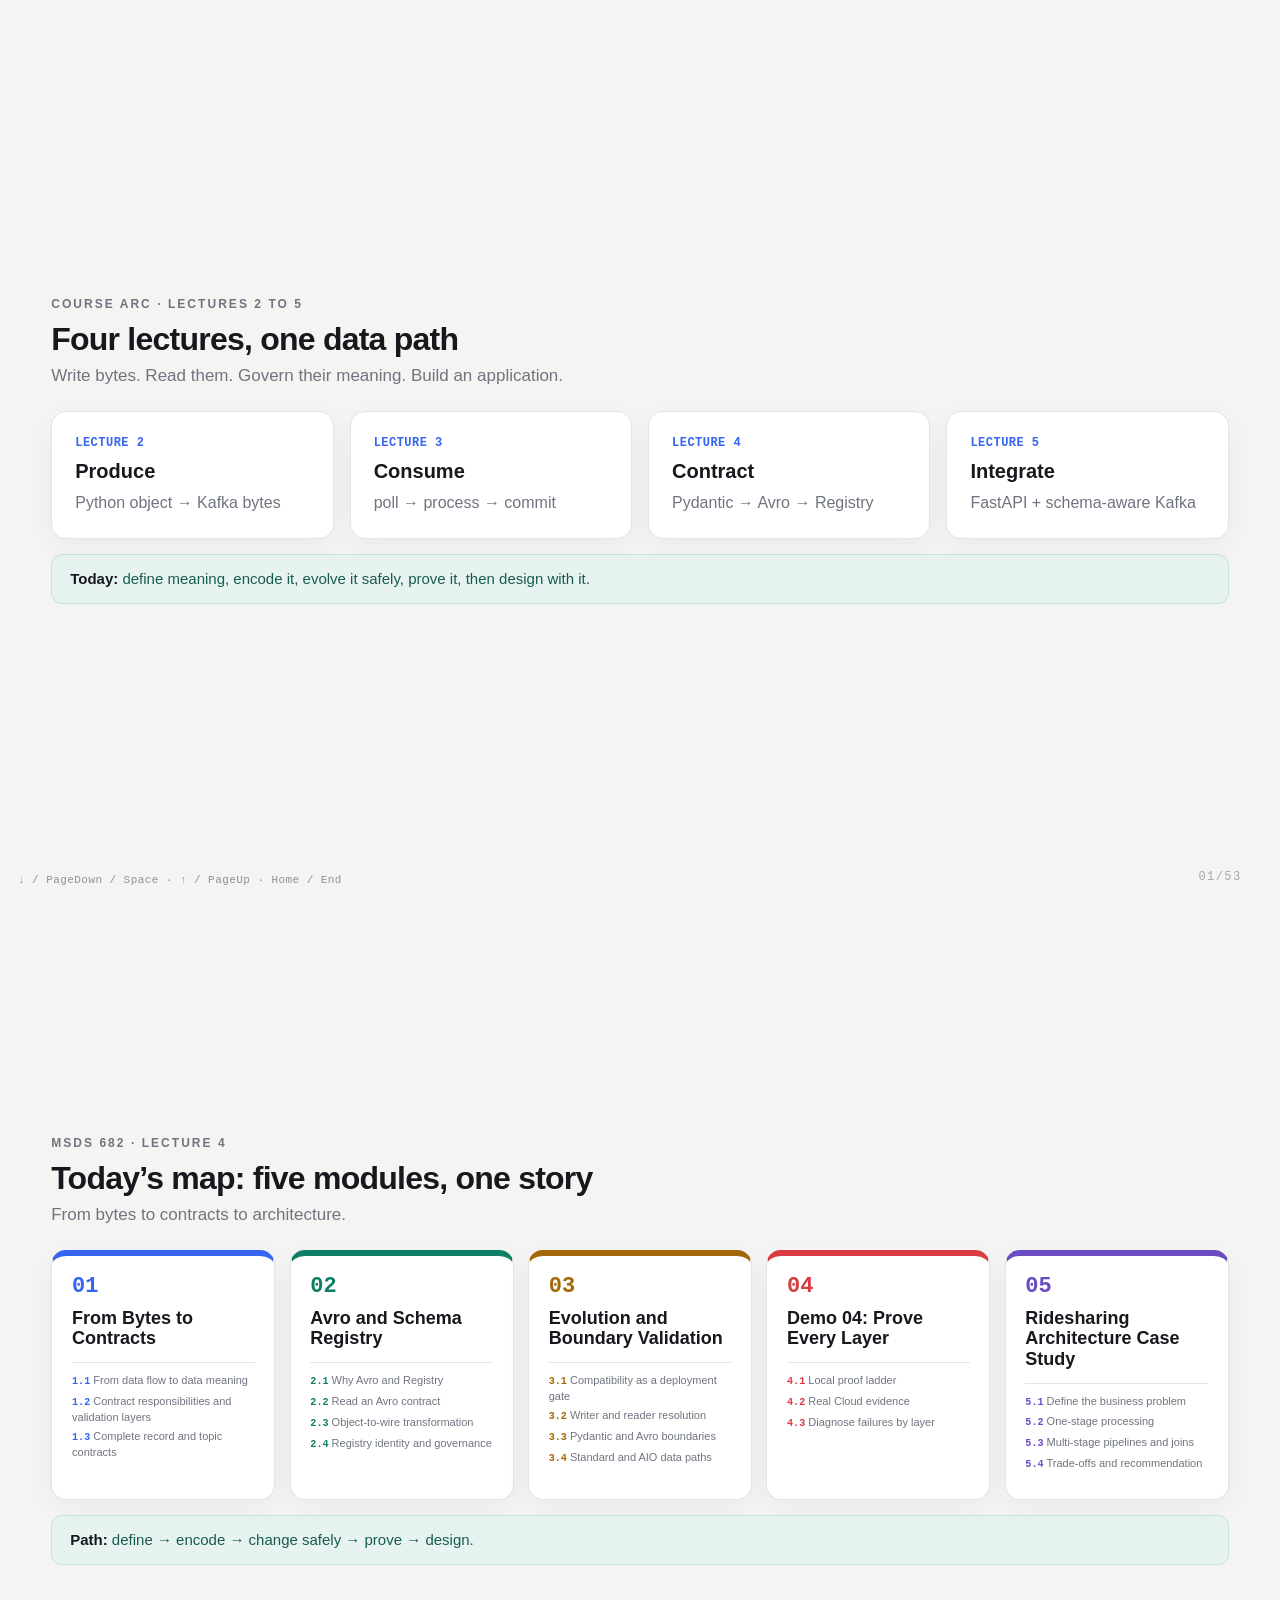
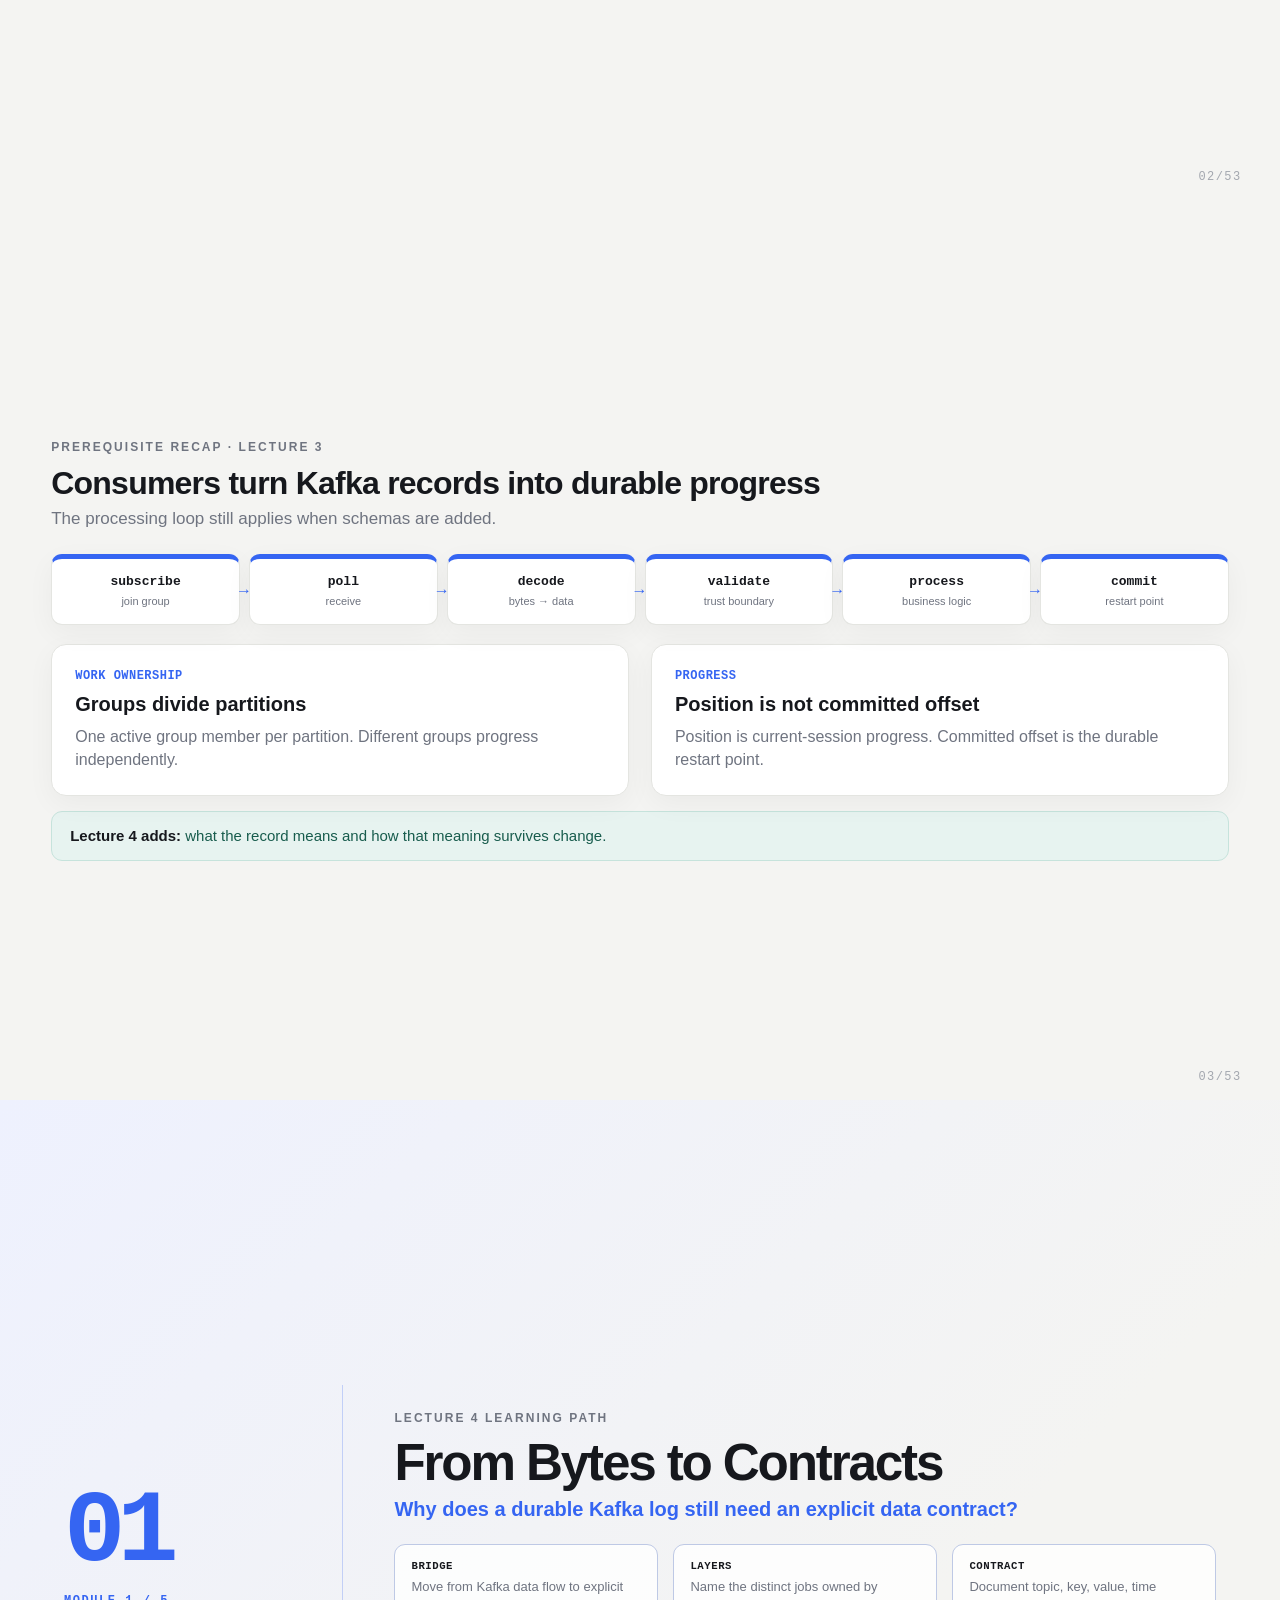
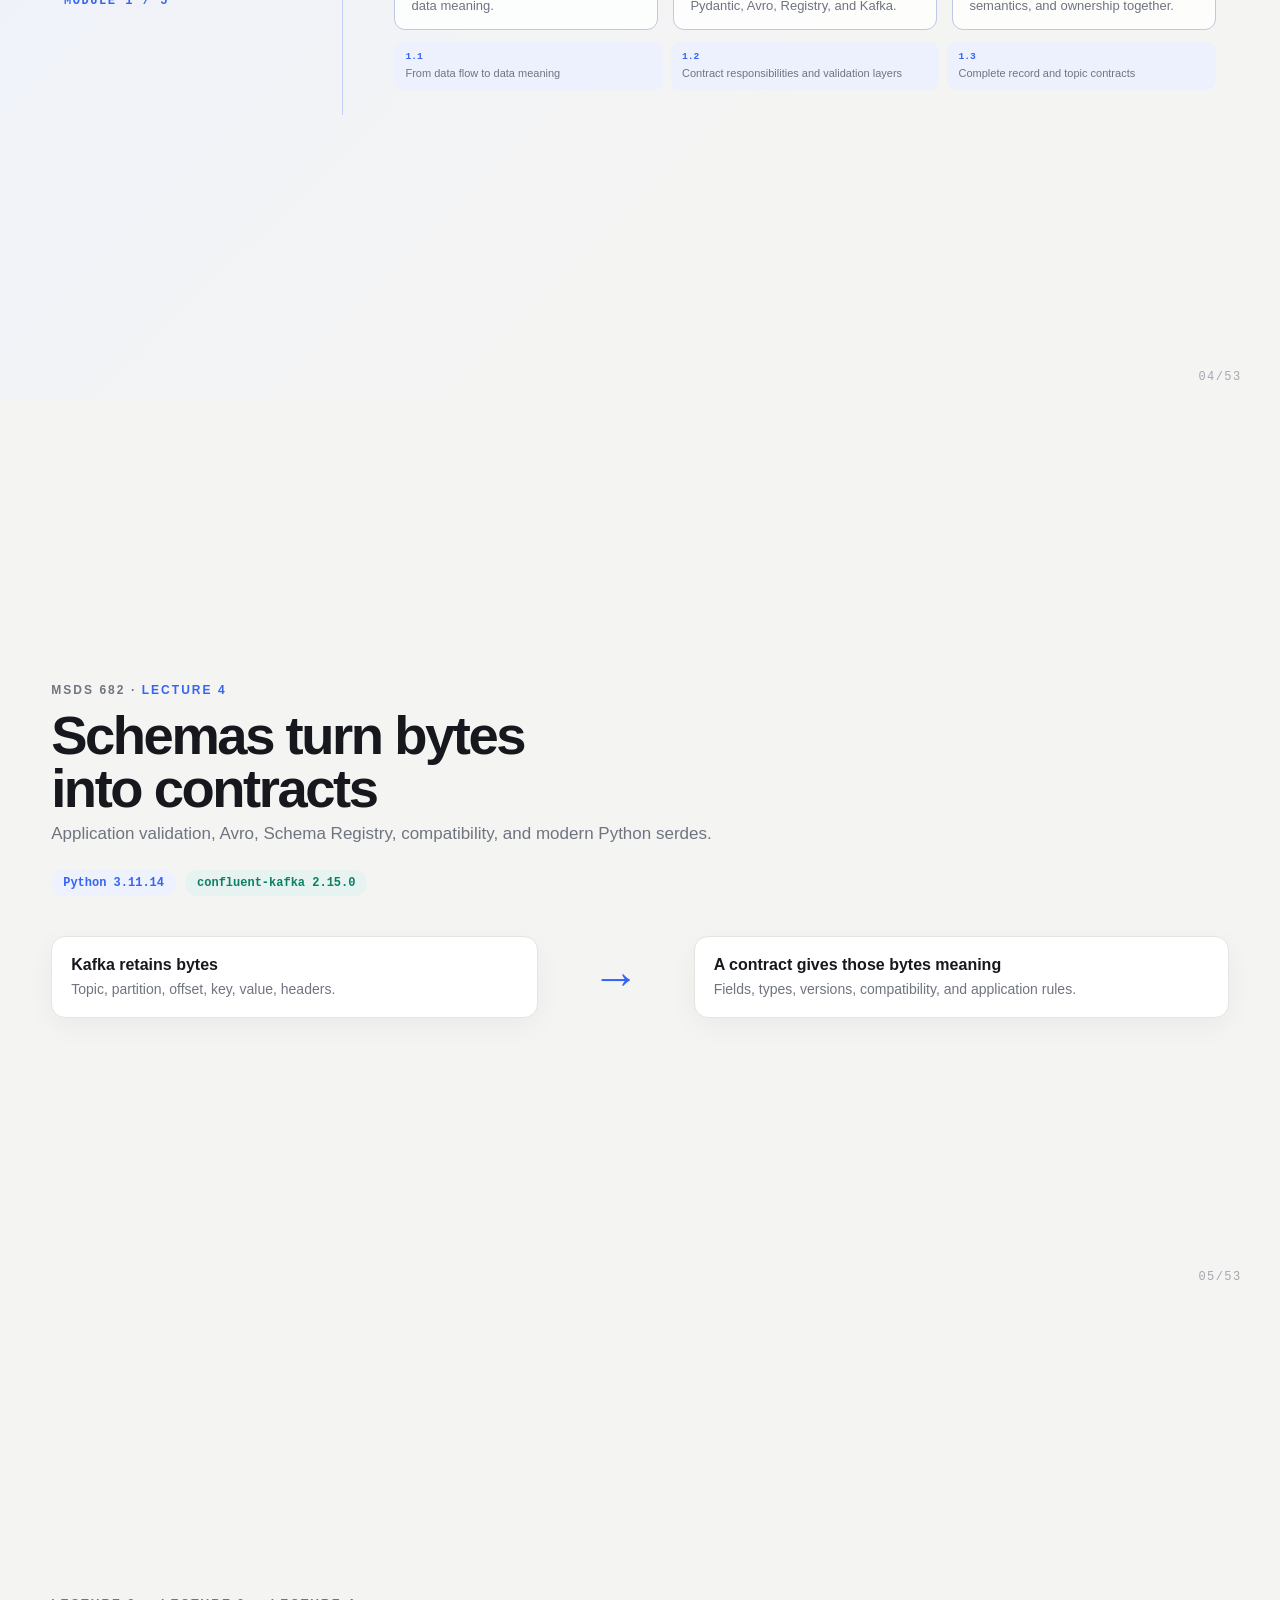
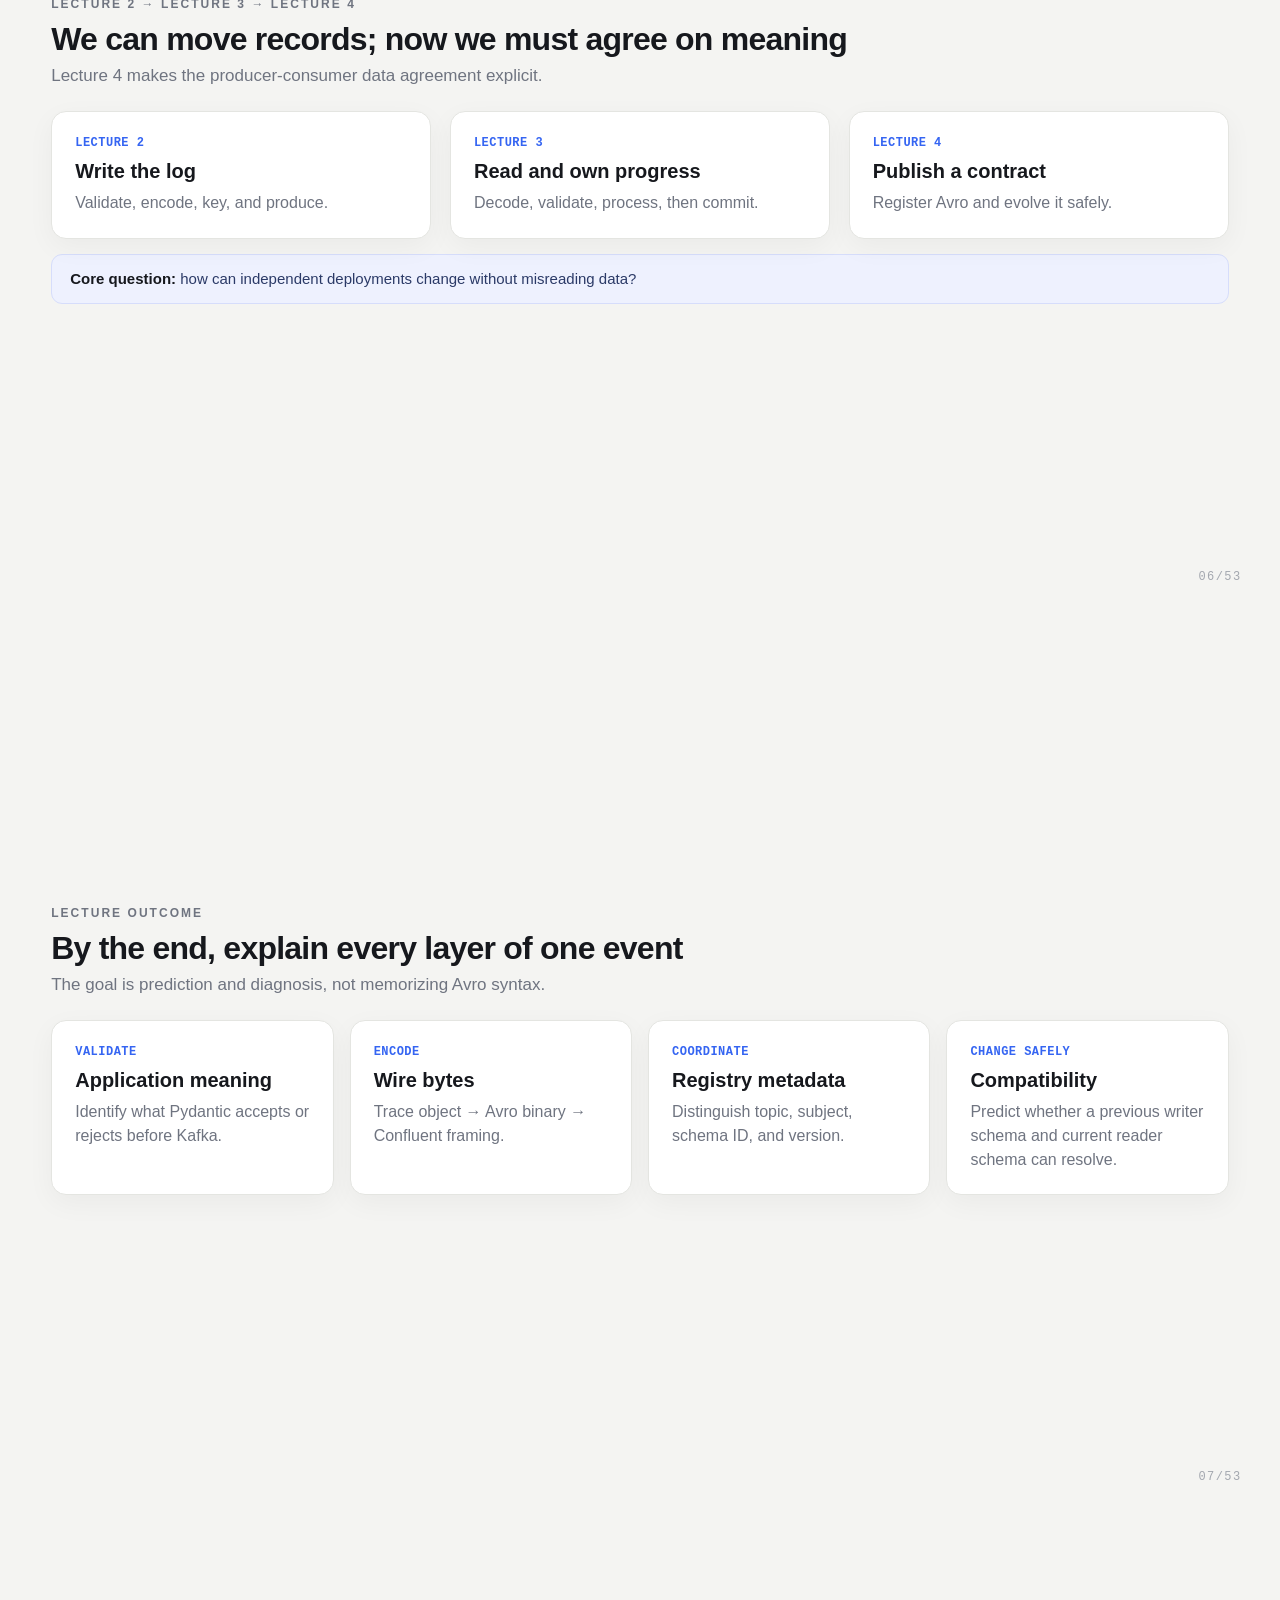
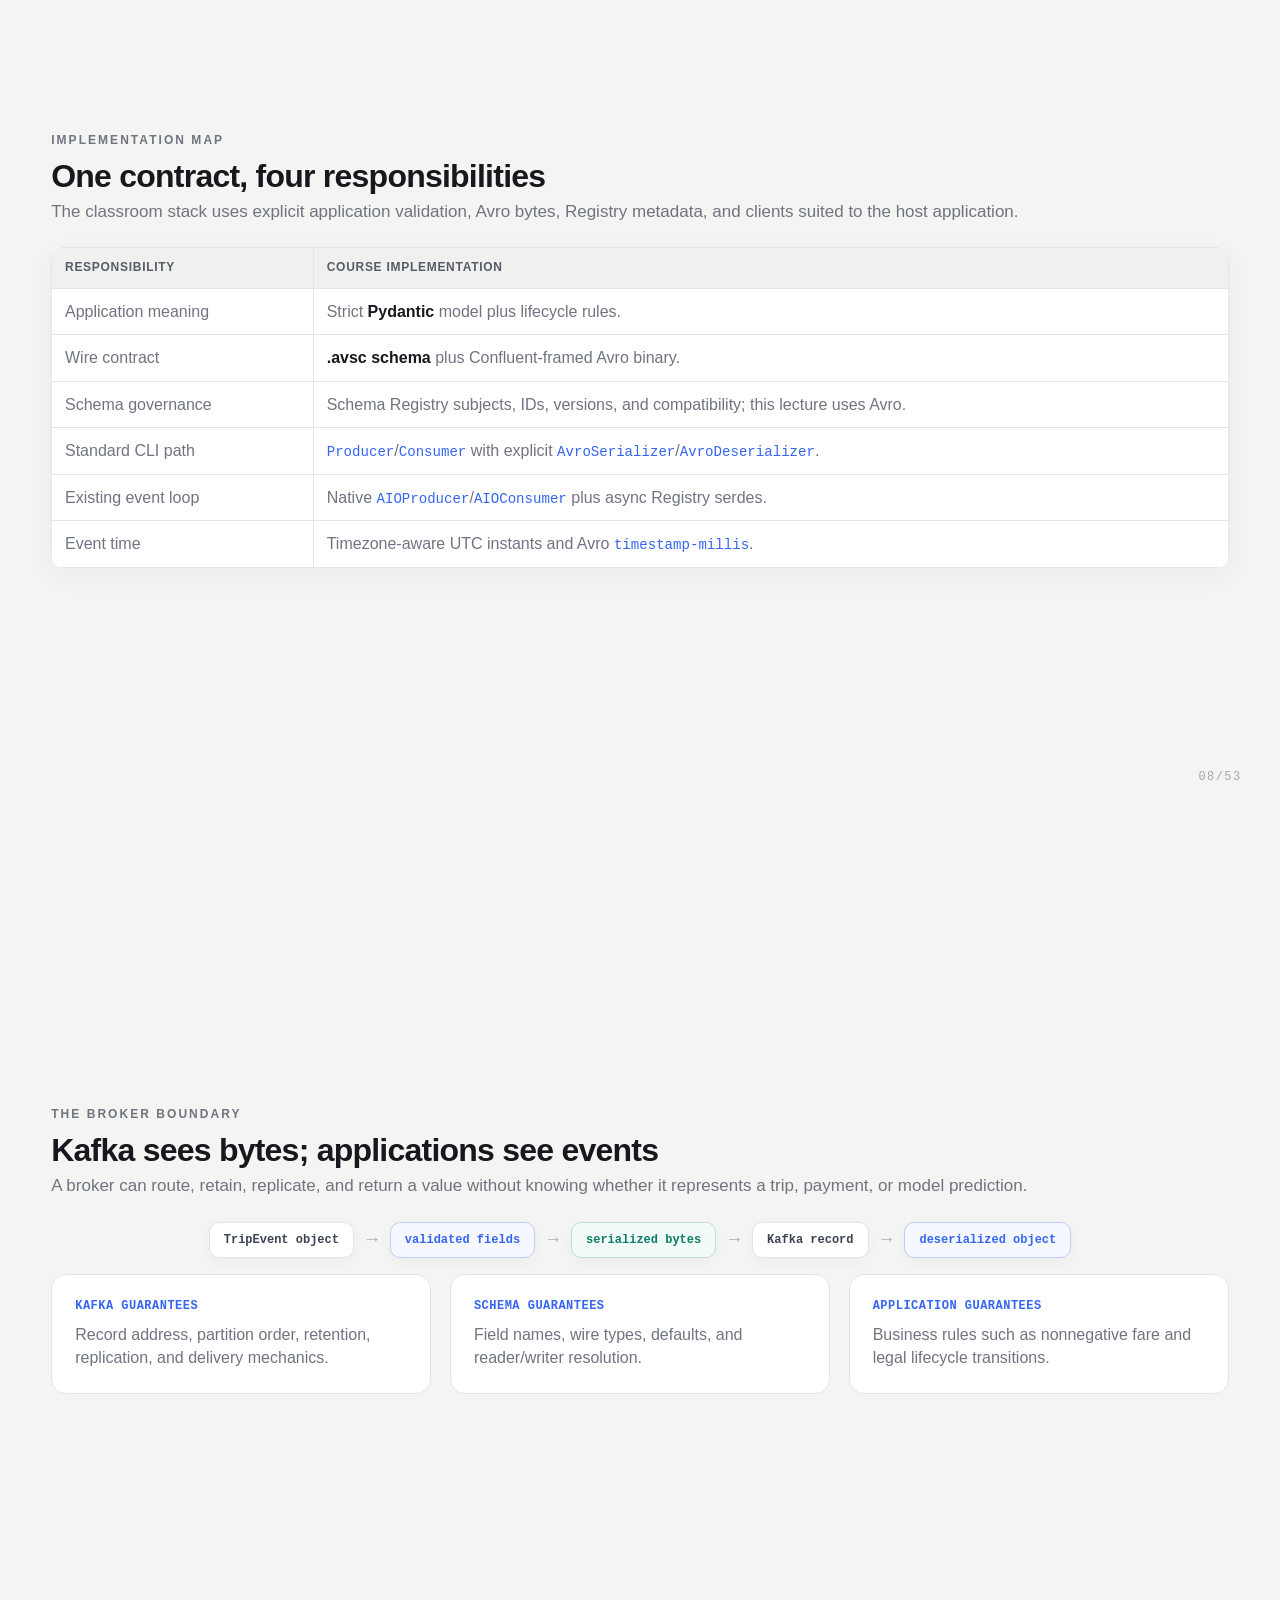
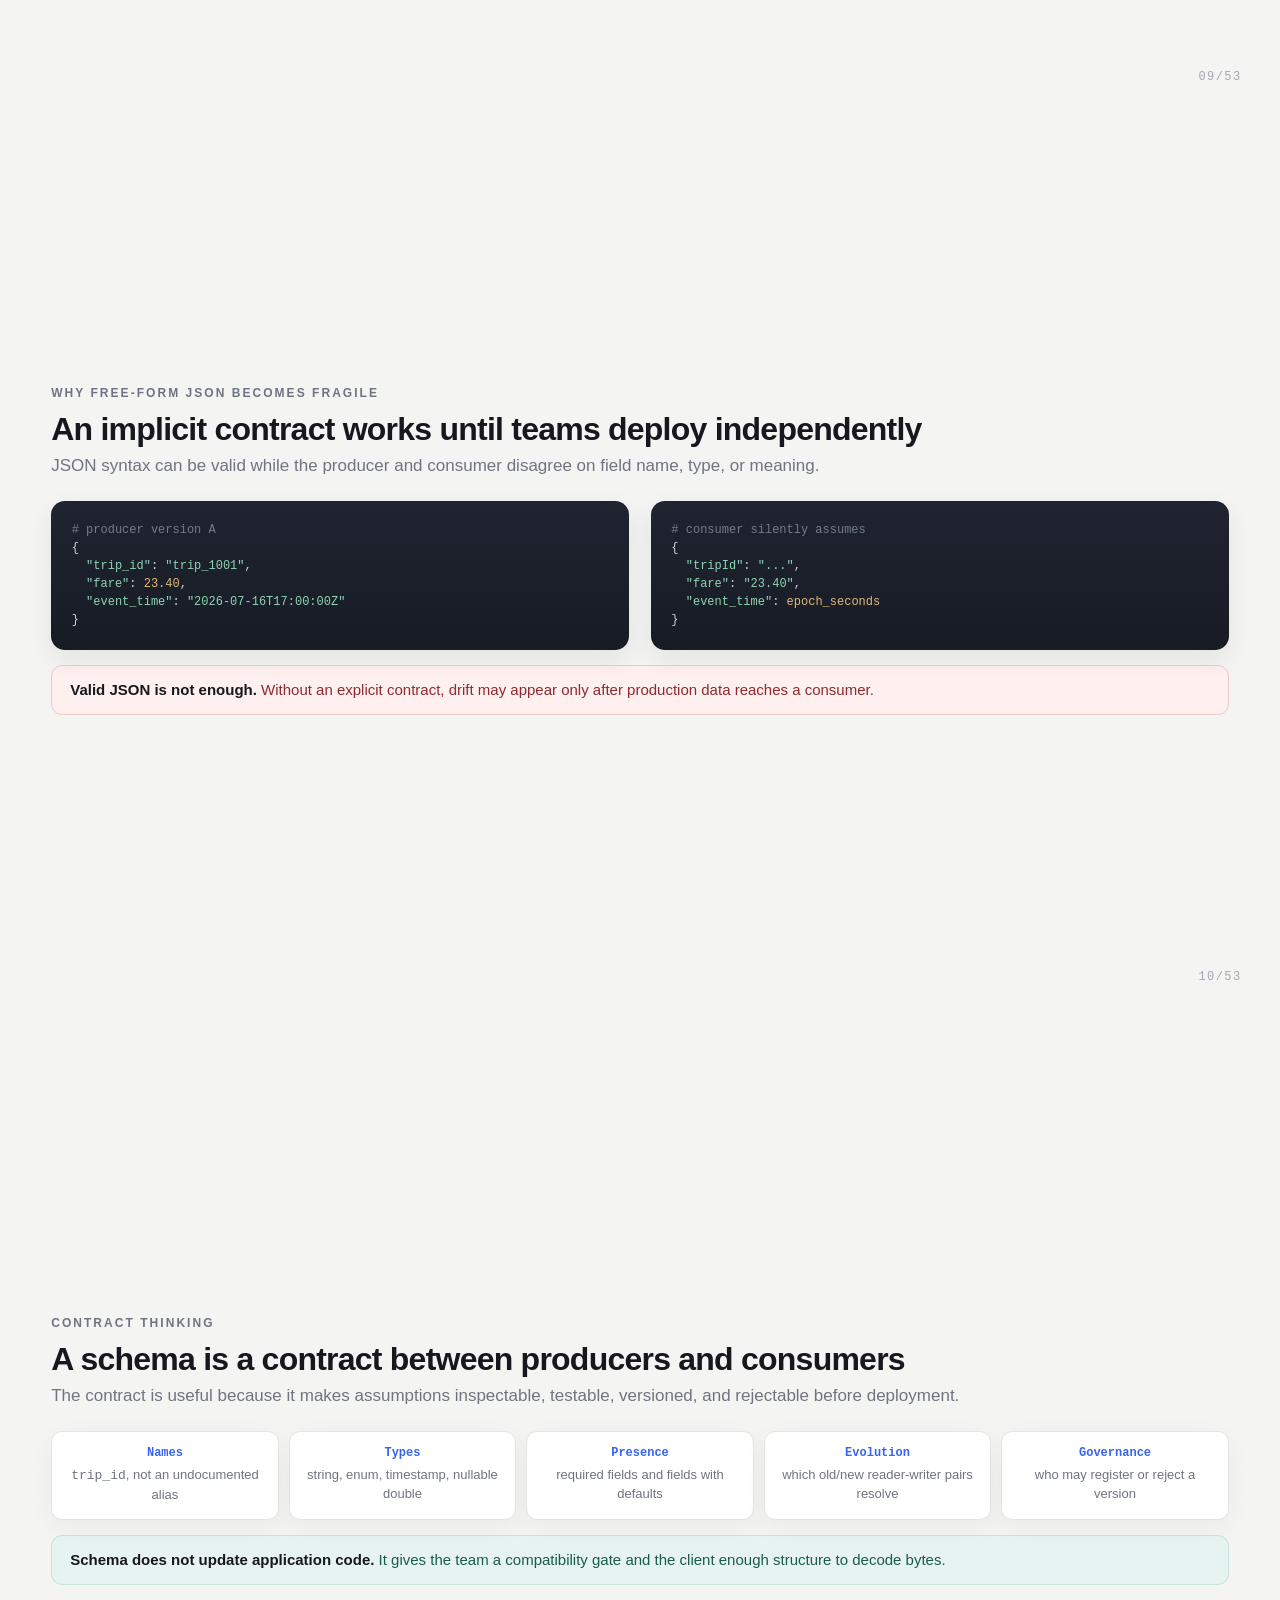
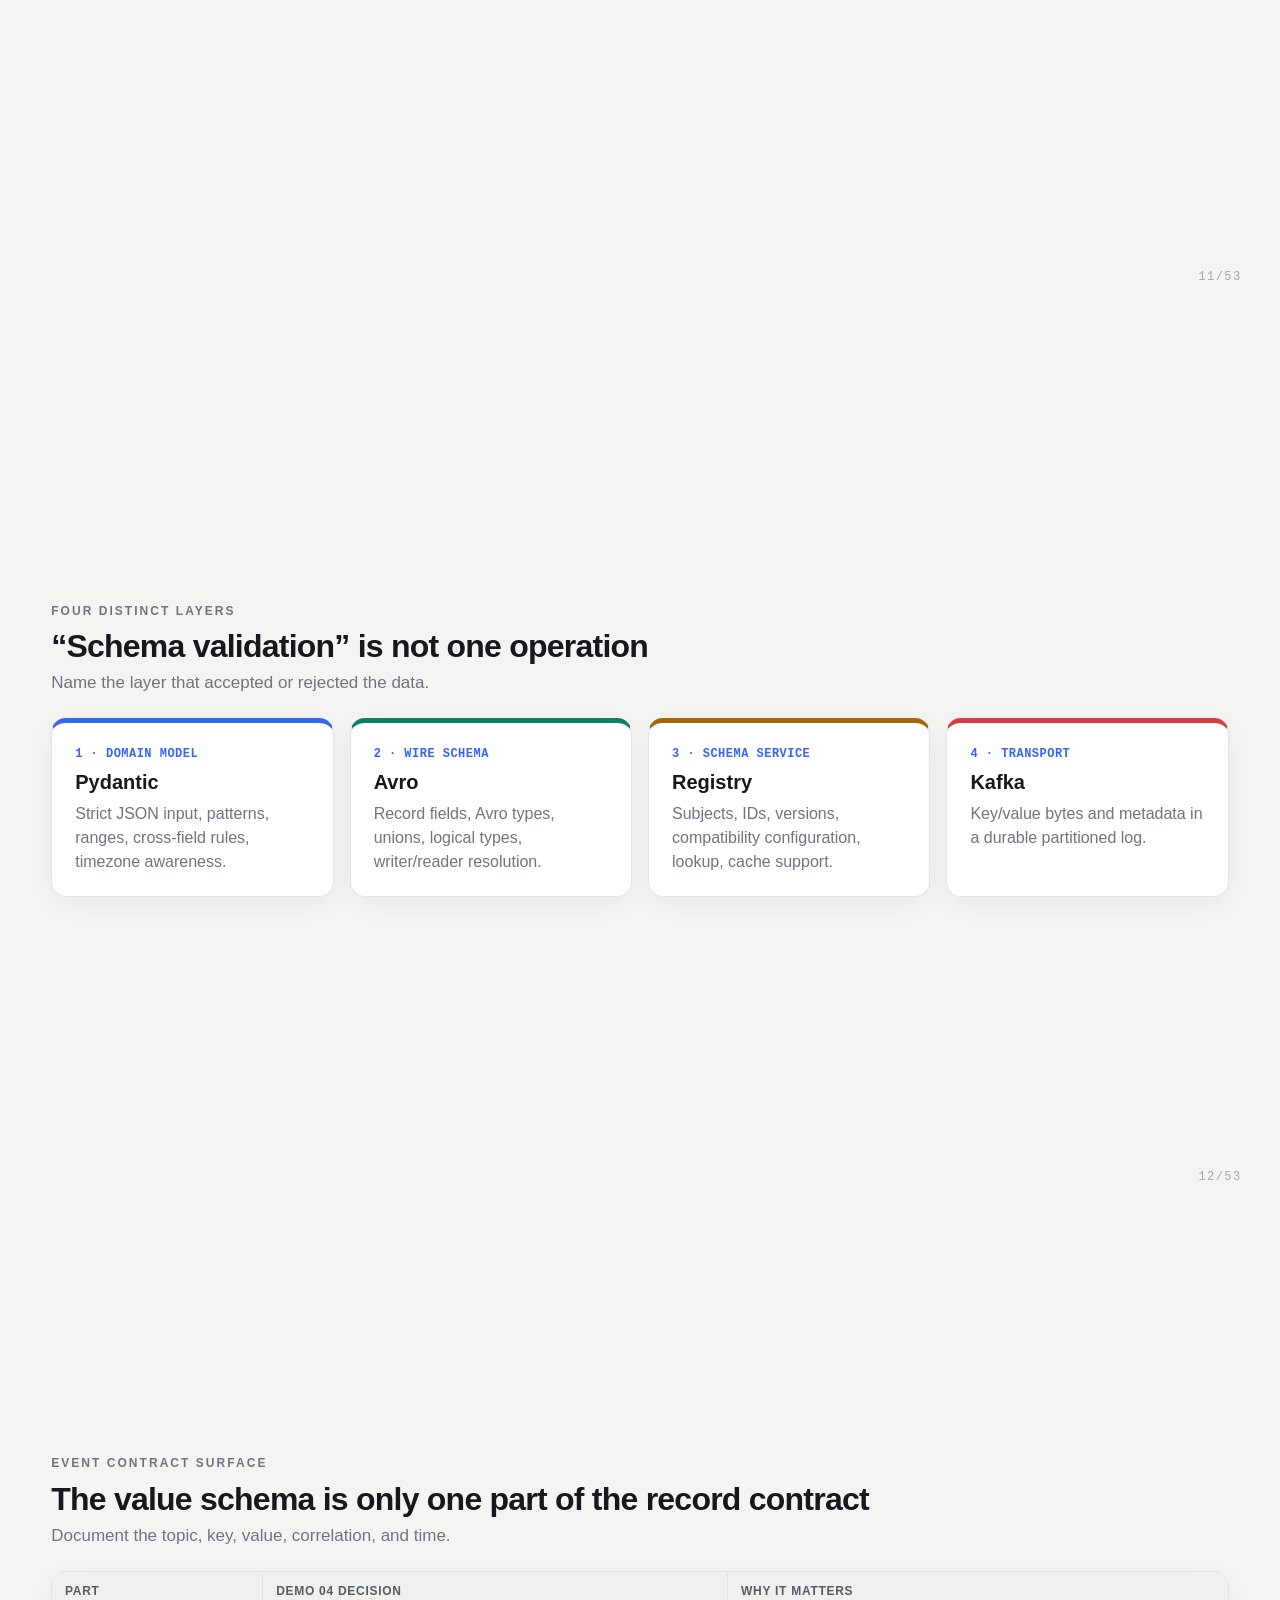
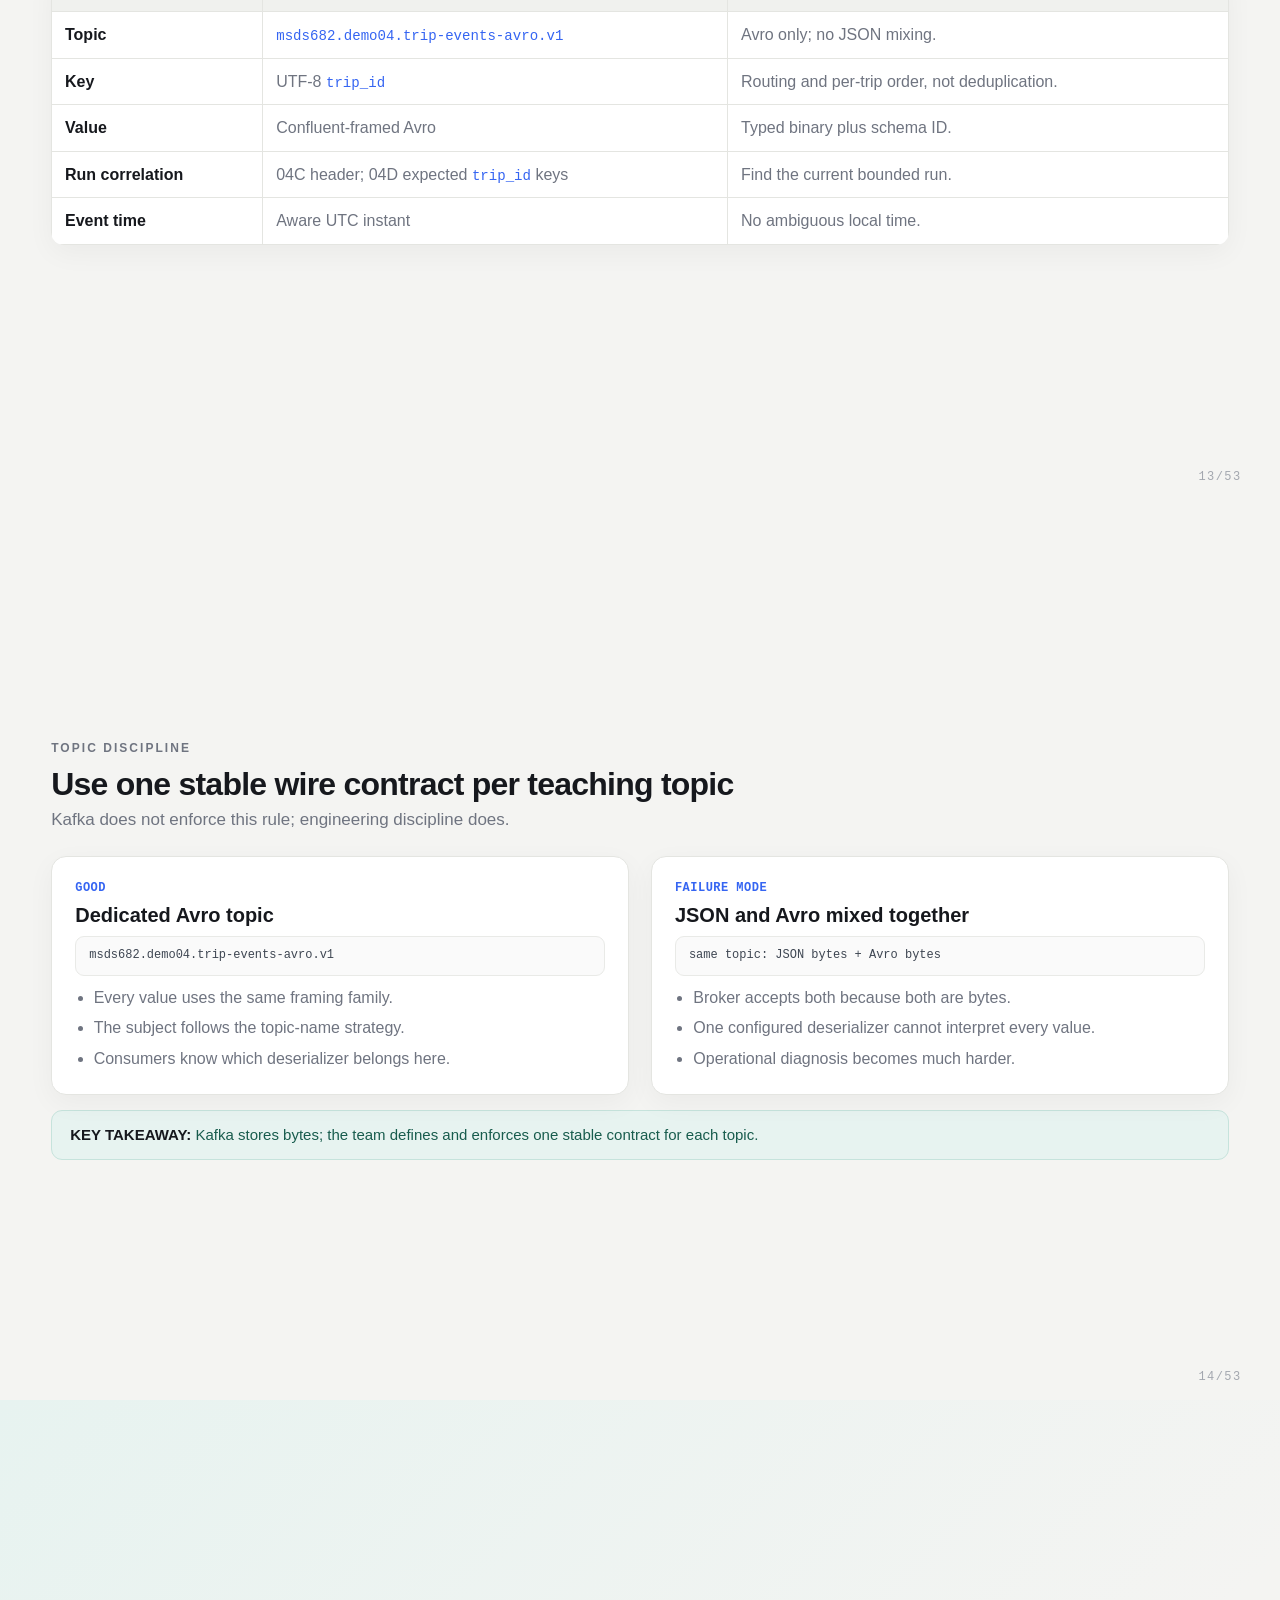
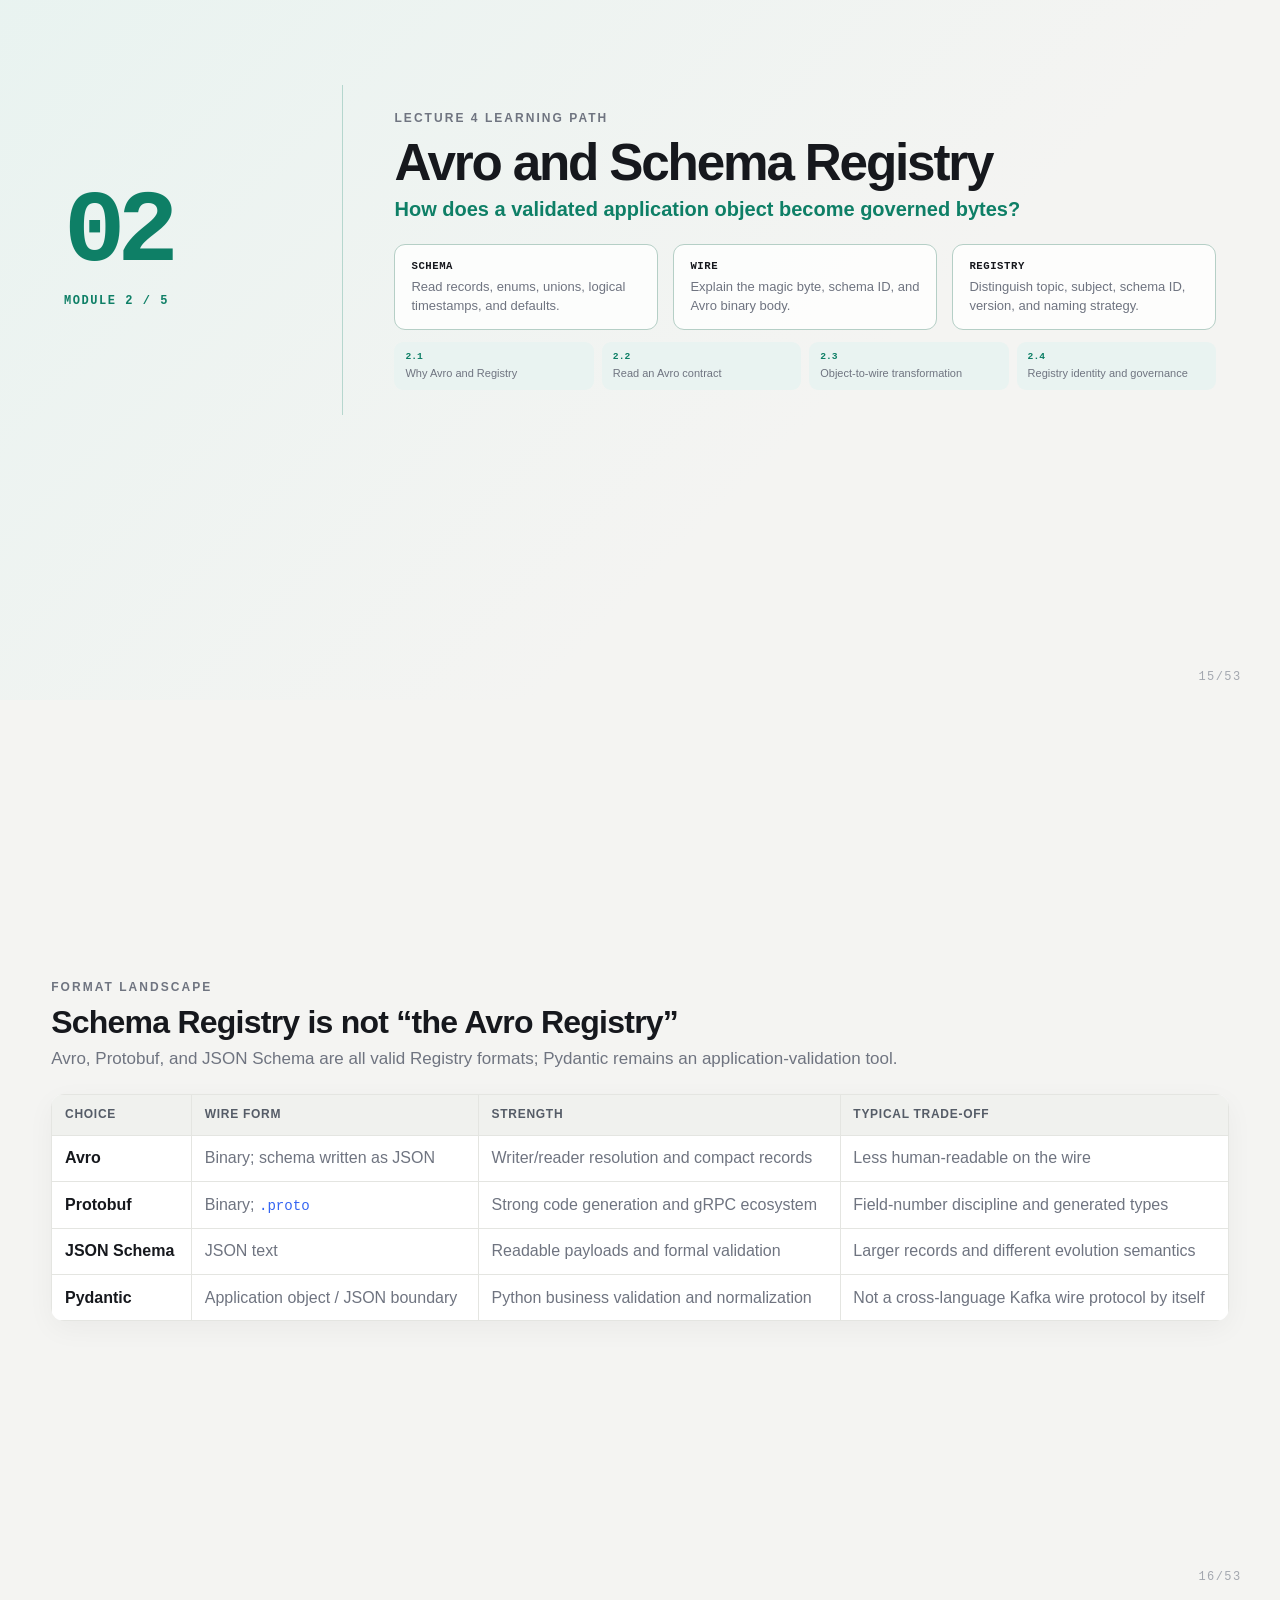
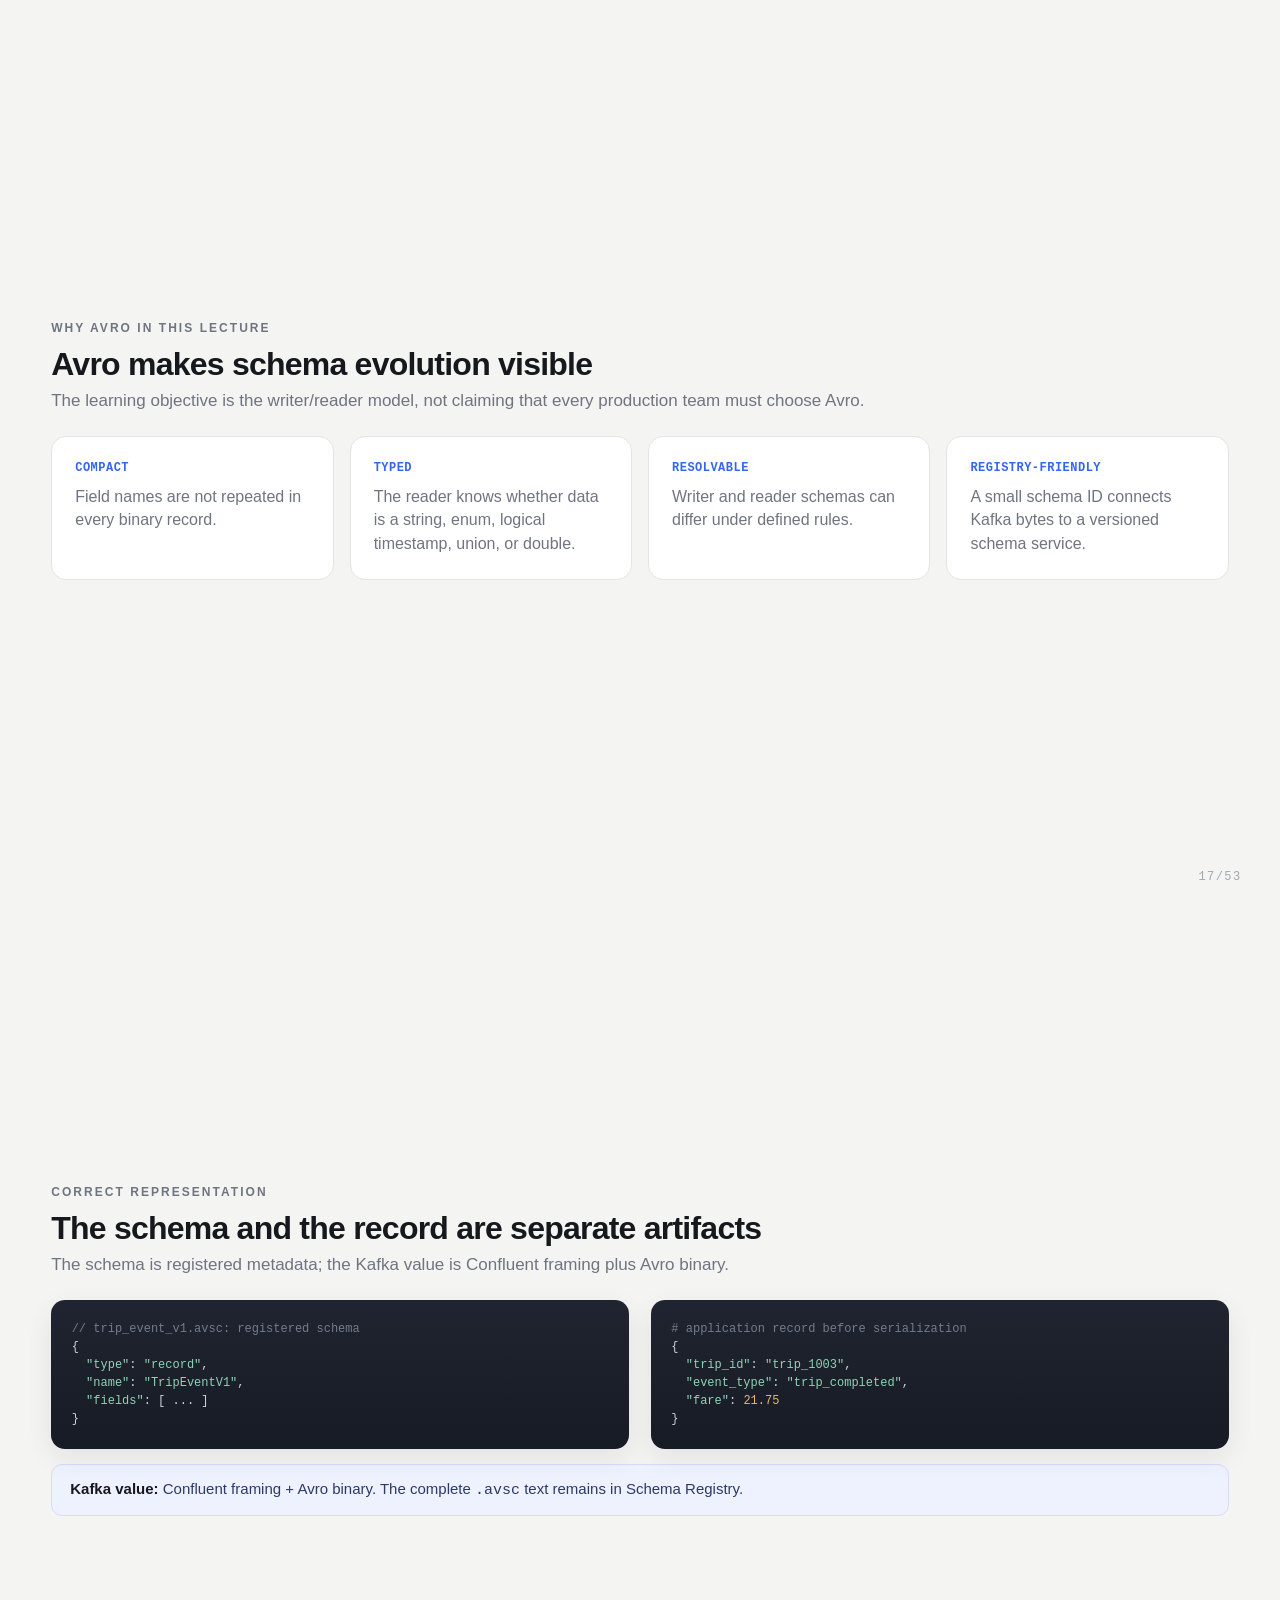
<file: handouts/lec4-data-contracts.html>
<!doctype html>
<!-- Derived concise teaching variant. Content baseline SHA-256: d12b7ff5a5c8f9f6baf6cbed30db06ca8907b8d2985f49eeb033c591ec845240. -->
<html lang="en">
<head>
  <meta charset="utf-8">
  <meta name="viewport" content="width=device-width, initial-scale=1">
  <meta name="description" content="MSDS 682 Summer 2026 Lecture 4 slides: data contracts, Pydantic validation, Avro, Schema Registry, compatibility, and modern Python serdes.">
  <title>MSDS 682 · Lecture 4 · Data Contracts · Concise</title>
  <style>
    :root {
      --bg: #f4f4f2;
      --ink: #16181d;
      --muted: #6f7480;
      --line: #e4e5e1;
      --accent: #3565f2;
      --accent-soft: #eef1fe;
      --green: #0e7f66;
      --green-soft: #e7f3f0;
      --amber: #a26706;
      --amber-soft: #fff4dc;
      --red: #d83b42;
      --red-soft: #fdf0ef;
      --log-a: #252a35;
      --log-b: #171b24;
      --panel: #ffffff;
      --code-bg: #fafafa;
      --code-line: #e9eae7;
      --mono: "SF Mono", Menlo, Consolas, monospace;
      --shadow: 0 8px 28px rgba(22, 24, 29, .045);
    }

    * { box-sizing: border-box; }

    html, body {
      margin: 0;
      background: var(--bg);
      color: var(--ink);
      font-family: -apple-system, BlinkMacSystemFont, "Helvetica Neue", Arial, sans-serif;
    }

    html {
      scroll-snap-type: y mandatory;
      scroll-behavior: smooth;
    }

    body { overflow-x: hidden; }

    section.slide {
      min-height: 100vh;
      scroll-snap-align: start;
      display: grid;
      place-items: center;
      padding: 3vh 3vw;
      position: relative;
    }

    .frame {
      width: min(1360px, 92vw);
    }

    .frame.narrow { width: min(1160px, 88vw); }

    .kicker {
      margin: 0 0 9px;
      color: var(--muted);
      font-size: clamp(12px, .82vw, 15px);
      font-weight: 700;
      letter-spacing: .17em;
      text-transform: uppercase;
    }

    .kicker b { color: var(--accent); }

    h1 {
      margin: 0 0 7px;
      font-size: clamp(32px, 2.4vw, 47px);
      font-weight: 740;
      letter-spacing: -.024em;
      line-height: 1.08;
    }

    .hero h1 {
      max-width: 1050px;
      font-size: clamp(52px, 4.25vw, 82px);
      line-height: .98;
      letter-spacing: -.045em;
    }

    h2 {
      margin: 0 0 8px;
      font-size: clamp(20px, 1.45vw, 28px);
      line-height: 1.18;
    }

    h3 {
      margin: 0 0 7px;
      font-size: clamp(16px, 1.12vw, 22px);
      line-height: 1.25;
    }

    p, li, td, th {
      font-size: clamp(16px, 1.05vw, 21px);
      line-height: 1.48;
    }

    .subtitle {
      margin: 0 0 2.5vh;
      color: var(--muted);
      font-size: clamp(17px, 1.25vw, 24px);
      line-height: 1.45;
    }

    .subtitle strong { color: var(--ink); }

    .card {
      background: var(--panel);
      border: 1px solid var(--line);
      border-radius: 15px;
      padding: clamp(18px, 1.8vw, 30px);
      box-shadow: var(--shadow);
    }

    .card.flat { box-shadow: none; }

    .grid2 {
      display: grid;
      grid-template-columns: 1fr 1fr;
      gap: clamp(16px, 1.7vw, 28px);
      align-items: stretch;
    }

    .grid2.wide-left { grid-template-columns: 1.45fr .85fr; }
    .grid2.wide-right { grid-template-columns: .85fr 1.45fr; }

    .grid3 {
      display: grid;
      grid-template-columns: repeat(3, 1fr);
      gap: clamp(14px, 1.45vw, 24px);
    }

    .grid4 {
      display: grid;
      grid-template-columns: repeat(4, 1fr);
      gap: clamp(12px, 1.25vw, 20px);
    }

    .stack { display: grid; gap: clamp(12px, 1.4vh, 18px); }

    .eyebrow {
      margin: 0 0 7px;
      color: var(--accent);
      font-family: var(--mono);
      font-size: clamp(12px, .82vw, 15px);
      font-weight: 750;
      letter-spacing: .04em;
      text-transform: uppercase;
    }

    .bodycopy {
      margin: 0;
      color: var(--muted);
    }

    .bodycopy strong { color: var(--ink); }

    .compact-list {
      margin: 10px 0 0;
      padding-left: 1.15em;
    }

    .compact-list li { margin: 0 0 7px; color: var(--muted); }
    .compact-list li:last-child { margin-bottom: 0; }
    .compact-list strong { color: var(--ink); }

    .callout {
      margin-top: clamp(14px, 1.7vh, 22px);
      border: 1px solid #d6ddfb;
      border-radius: 11px;
      background: var(--accent-soft);
      padding: 13px 18px;
      color: #2b3a67;
      font-size: clamp(15px, .98vw, 19px);
      line-height: 1.46;
    }

    .callout strong { color: var(--ink); }
    .callout.green { background: var(--green-soft); border-color: #c6e3dc; color: #185c4d; }
    .callout.amber { background: var(--amber-soft); border-color: #f0dca9; color: #714b0b; }
    .callout.red { background: var(--red-soft); border-color: #f0c9c7; color: #8f292e; }

    .caption {
      margin: 2vh auto 0;
      max-width: 1120px;
      color: var(--muted);
      text-align: center;
      font-size: clamp(14px, .95vw, 18px);
      line-height: 1.5;
    }

    .caption strong { color: var(--ink); }

    .pager {
      position: absolute;
      right: 3vw;
      bottom: 16px;
      color: #a3a7af;
      font-family: var(--mono);
      font-size: 12px;
      letter-spacing: .12em;
    }

    .nav-hint {
      position: fixed;
      z-index: 10;
      left: 18px;
      bottom: 14px;
      color: rgba(111, 116, 128, .78);
      font-family: var(--mono);
      font-size: 11px;
      letter-spacing: .04em;
      pointer-events: none;
    }

    code, .mono { font-family: var(--mono); }

    code.inline {
      border-radius: 5px;
      background: var(--accent-soft);
      color: var(--accent);
      padding: 2px 7px;
      font-size: .88em;
    }

    .pill {
      display: inline-flex;
      align-items: center;
      justify-content: center;
      border-radius: 999px;
      background: var(--accent-soft);
      color: var(--accent);
      padding: 6px 12px;
      font-family: var(--mono);
      font-size: clamp(12px, .82vw, 15px);
      font-weight: 750;
      white-space: nowrap;
    }

    .pill.green { background: var(--green-soft); color: var(--green); }
    .pill.amber { background: var(--amber-soft); color: var(--amber); }
    .pill.red { background: var(--red-soft); color: var(--red); }

    .codecard {
      overflow-x: auto;
      border-radius: 14px;
      background: linear-gradient(180deg, #1f2430, #171b24);
      padding: clamp(16px, 1.6vw, 25px);
      box-shadow: 0 9px 26px rgba(22, 24, 29, .08);
    }

    .codecard pre {
      margin: 0;
      color: #ccd3de;
      font-family: var(--mono);
      font-size: clamp(13px, .88vw, 17px);
      line-height: 1.62;
      white-space: pre;
    }

    .codecard.tight pre { font-size: clamp(12px, .8vw, 15.5px); line-height: 1.5; }
    .codecard .kw { color: #8fb0f7; }
    .codecard .fn { color: #f7f8fa; font-weight: 700; }
    .codecard .str { color: #8fd3b6; }
    .codecard .cm { color: #737c8b; }
    .codecard .num { color: #e2b878; }
    .codecard .hi { color: #ff9a9d; font-weight: 700; }

    .command {
      border: 1px solid var(--code-line);
      border-radius: 9px;
      background: var(--code-bg);
      padding: 10px 13px;
      color: #3e4652;
      font-family: var(--mono);
      font-size: clamp(12px, .82vw, 16px);
      line-height: 1.48;
      overflow-wrap: anywhere;
    }

    .command strong { color: var(--accent); }

    .flowline {
      display: flex;
      align-items: center;
      justify-content: center;
      flex-wrap: wrap;
      gap: clamp(8px, .7vw, 12px);
      margin: clamp(14px, 1.8vh, 22px) 0;
    }

    .flow-node {
      border: 1px solid var(--line);
      border-radius: 10px;
      background: var(--panel);
      padding: 10px 14px;
      color: #3c4350;
      font-family: var(--mono);
      font-size: clamp(12px, .86vw, 16.5px);
      font-weight: 700;
      box-shadow: 0 4px 14px rgba(22, 24, 29, .035);
    }

    .flow-node.accent { border-color: #bfcdf8; background: #f5f8ff; color: var(--accent); }
    .flow-node.green { border-color: #bddfd7; background: #f2faf8; color: var(--green); }
    .flow-node.red { border-color: #efc5c3; background: #fff7f6; color: var(--red); }
    .arrow { color: #a8acb4; font-size: clamp(18px, 1.4vw, 26px); }

    .topic-log {
      border-radius: 15px;
      background: linear-gradient(180deg, var(--log-a), var(--log-b));
      padding: clamp(14px, 1.4vw, 22px);
    }

    .partition {
      display: grid;
      grid-template-columns: 86px repeat(7, 1fr);
      gap: 7px;
      align-items: center;
      margin-bottom: 10px;
    }

    .partition:last-child { margin-bottom: 0; }

    .partition-label {
      color: #aeb6c4;
      font-family: var(--mono);
      font-size: clamp(11px, .78vw, 14px);
      font-weight: 700;
    }

    .record {
      min-height: 48px;
      border-radius: 8px;
      background: #f5f6f8;
      display: grid;
      place-items: center;
      color: #424a57;
      font-family: var(--mono);
      font-size: clamp(11px, .76vw, 14px);
      font-weight: 700;
      position: relative;
    }

    .record.dim { opacity: .38; }
    .record.processed { background: #dff3ed; color: var(--green); }
    .record.current { box-shadow: inset 0 0 0 3px var(--accent); color: var(--accent); }
    .record.replay { box-shadow: inset 0 0 0 3px var(--red); color: var(--red); }

    .record small {
      position: absolute;
      top: 3px;
      left: 5px;
      color: #a0a5ae;
      font-size: 9px;
      font-weight: 600;
    }

    .owner-row {
      display: grid;
      grid-template-columns: 145px 1fr 145px;
      gap: 12px;
      align-items: center;
      margin-bottom: 10px;
    }

    .owner-row:last-child { margin-bottom: 0; }

    .member {
      border: 1px solid #ccd5f5;
      border-radius: 9px;
      background: #f4f7ff;
      padding: 9px 11px;
      color: var(--accent);
      font-family: var(--mono);
      font-size: clamp(12px, .8vw, 15px);
      font-weight: 700;
      text-align: center;
      white-space: nowrap;
    }

    .member.idle { border-color: #e0e1de; background: #f7f7f5; color: #a0a4ac; }

    .mini-partitions {
      display: flex;
      gap: 7px;
      align-items: center;
    }

    .mini-partitions span {
      flex: 1;
      border-radius: 7px;
      background: linear-gradient(180deg, var(--log-a), var(--log-b));
      padding: 9px 6px;
      color: #f4f5f8;
      font-family: var(--mono);
      font-size: clamp(11px, .78vw, 14px);
      text-align: center;
    }

    .state-key {
      display: grid;
      grid-template-columns: 1fr 1fr;
      gap: 12px;
      margin-top: 14px;
    }

    .state-key div {
      border-radius: 9px;
      background: var(--code-bg);
      padding: 10px 12px;
      color: var(--muted);
      font-size: clamp(14px, .92vw, 18px);
    }

    .state-key b { display: block; color: var(--ink); margin-bottom: 3px; }

    table {
      width: 100%;
      border-collapse: collapse;
      background: var(--panel);
      border-radius: 13px;
      overflow: hidden;
      box-shadow: var(--shadow);
    }

    th, td {
      border: 1px solid var(--line);
      padding: clamp(9px, .85vw, 14px) clamp(10px, 1vw, 16px);
      vertical-align: top;
      text-align: left;
    }

    th {
      background: #f0f1ee;
      color: #555c67;
      font-size: clamp(12px, .82vw, 15px);
      letter-spacing: .06em;
      text-transform: uppercase;
    }

    td { color: var(--muted); }
    td strong { color: var(--ink); }
    td code { color: var(--accent); font-size: .88em; }

    .decision {
      display: grid;
      grid-template-columns: 1fr 70px 1fr;
      gap: 16px;
      align-items: center;
    }

    .decision-question {
      border: 2px solid #cbd5f7;
      border-radius: 16px;
      background: #f7f9ff;
      padding: 24px;
      text-align: center;
    }

    .decision-question b {
      display: block;
      margin-bottom: 8px;
      color: var(--accent);
      font-family: var(--mono);
      font-size: clamp(17px, 1.2vw, 23px);
    }

    .decision-branches { display: grid; gap: 10px; }

    .branch {
      border: 1px solid var(--line);
      border-left: 5px solid var(--green);
      border-radius: 10px;
      background: var(--panel);
      padding: 12px 15px;
    }

    .branch.no { border-left-color: var(--amber); }
    .branch strong { display: block; margin-bottom: 2px; }
    .branch span { color: var(--muted); font-size: clamp(14px, .92vw, 18px); }

    .commit-card {
      border-top: 5px solid var(--accent);
      height: 100%;
    }

    .commit-card.green { border-top-color: var(--green); }
    .commit-card.amber { border-top-color: var(--amber); }

    .commit-card ul {
      margin: 11px 0 0;
      padding-left: 1.1em;
    }

    .commit-card li { margin-bottom: 7px; color: var(--muted); }

    .step-list {
      display: grid;
      gap: 10px;
      counter-reset: steps;
    }

    .step {
      display: grid;
      grid-template-columns: 34px 1fr;
      gap: 11px;
      align-items: start;
      counter-increment: steps;
    }

    .step::before {
      content: counter(steps);
      width: 31px;
      height: 31px;
      border-radius: 50%;
      background: var(--accent-soft);
      color: var(--accent);
      display: grid;
      place-items: center;
      font-family: var(--mono);
      font-size: 13px;
      font-weight: 750;
    }

    .step p { margin: 2px 0 0; color: var(--muted); }
    .step strong { color: var(--ink); }

    .env-stack {
      display: grid;
      grid-template-columns: repeat(4, 1fr);
      gap: 9px;
      align-items: stretch;
      margin-bottom: 16px;
    }

    .env-box {
      border: 1px solid var(--line);
      border-radius: 10px;
      background: var(--panel);
      padding: 13px 10px;
      text-align: center;
      font-family: var(--mono);
      font-size: clamp(11px, .76vw, 14px);
      color: #4b5260;
    }

    .env-box b { display: block; margin-bottom: 4px; color: var(--accent); }

    .demo-card {
      position: relative;
      overflow: hidden;
    }

    .demo-card::after {
      content: attr(data-demo);
      position: absolute;
      right: -5px;
      top: -13px;
      color: rgba(53, 101, 242, .07);
      font-family: var(--mono);
      font-size: 76px;
      font-weight: 800;
    }

    .evidence-grid {
      display: grid;
      grid-template-columns: repeat(4, 1fr);
      gap: 13px;
    }

    .evidence {
      border: 1px solid var(--line);
      border-radius: 12px;
      background: var(--panel);
      padding: 16px;
    }

    .evidence h3 { color: var(--accent); font-family: var(--mono); }
    .evidence p { margin: 0; color: var(--muted); font-size: clamp(14px, .92vw, 18px); }

    .async-lanes {
      display: grid;
      grid-template-columns: 1fr 1fr;
      gap: 20px;
    }

    .lane {
      border: 1px solid var(--line);
      border-radius: 13px;
      background: var(--panel);
      padding: 18px;
    }

    .lane h3 { display: flex; justify-content: space-between; align-items: center; }

    .lane-flow {
      display: grid;
      grid-template-columns: 1fr 32px 1fr 32px 1fr;
      gap: 6px;
      align-items: center;
      margin-top: 15px;
    }

    .lane-step {
      min-height: 68px;
      border-radius: 8px;
      background: var(--code-bg);
      display: grid;
      place-items: center;
      padding: 8px;
      color: #505866;
      font-family: var(--mono);
      font-size: clamp(11px, .74vw, 14px);
      font-weight: 700;
      text-align: center;
    }

    .lane-step.green { background: var(--green-soft); color: var(--green); }

    .source-row {
      display: flex;
      flex-wrap: wrap;
      justify-content: center;
      gap: 10px 14px;
      margin-top: 18px;
    }

    .source-row a {
      color: var(--accent);
      font-size: clamp(12px, .82vw, 15px);
      text-decoration: none;
    }

    .source-row a:hover { text-decoration: underline; }

    .hero-meta {
      display: flex;
      flex-wrap: wrap;
      gap: 9px;
      margin-top: 20px;
    }

    .hero-visual {
      margin-top: clamp(28px, 4.5vh, 52px);
      display: grid;
      grid-template-columns: 1fr 120px 1.1fr;
      gap: 18px;
      align-items: center;
    }

    .hero-box {
      border: 1px solid var(--line);
      border-radius: 14px;
      background: var(--panel);
      padding: 19px;
      box-shadow: var(--shadow);
    }

    .hero-box strong {
      display: block;
      margin-bottom: 6px;
      color: var(--ink);
      font-size: clamp(16px, 1.1vw, 21px);
    }

    .hero-box span { color: var(--muted); font-size: clamp(14px, .92vw, 18px); }
    .hero-arrow { text-align: center; color: var(--accent); font-size: 48px; }

    .final-grid {
      display: grid;
      grid-template-columns: repeat(2, 1fr);
      gap: 14px;
      margin-top: 20px;
    }

    .final-q {
      border-left: 4px solid var(--accent);
      border-radius: 8px;
      background: var(--panel);
      padding: 14px 17px;
      box-shadow: var(--shadow);
    }

    .final-q b { display: block; margin-bottom: 3px; }
    .final-q span { color: var(--muted); font-size: clamp(14px, .94vw, 18px); }

    .qa-lead {
      border-left: 5px solid var(--accent);
      border-radius: 0 12px 12px 0;
      background: var(--panel);
      padding: 17px 20px;
      box-shadow: var(--shadow);
    }

    .qa-lead p { margin: 0; color: var(--muted); }
    .qa-lead strong { color: var(--ink); }

    .qa-two-col {
      display: grid;
      grid-template-columns: 1fr 1fr;
      gap: clamp(14px, 1.45vw, 23px);
      align-items: stretch;
    }

    .qa-list {
      margin: 8px 0 0;
      padding-left: 1.25em;
    }

    .qa-list li {
      margin: 0 0 8px;
      color: var(--muted);
      font-size: clamp(15px, .96vw, 19px);
      line-height: 1.42;
    }

    .qa-list li:last-child { margin-bottom: 0; }
    .qa-list strong { color: var(--ink); }

    .answer-banner {
      margin: 10px 0 17px;
      border-radius: 12px;
      background: var(--accent-soft);
      padding: 14px 19px;
      color: #2b3a67;
      font-size: clamp(17px, 1.12vw, 22px);
      line-height: 1.4;
    }

    .answer-banner strong { color: var(--accent); }

    .tool-answer {
      max-width: 980px;
      margin: 4vh auto 0;
      border-top: 5px solid var(--accent);
      border-radius: 15px;
      background: var(--panel);
      padding: clamp(28px, 3vw, 48px);
      box-shadow: var(--shadow);
      text-align: center;
    }

    .tool-answer p {
      margin: 0;
      color: var(--ink);
      font-size: clamp(24px, 1.75vw, 34px);
      line-height: 1.42;
    }

    .ai-role-grid {
      display: grid;
      grid-template-columns: repeat(4, 1fr);
      gap: clamp(12px, 1.2vw, 19px);
    }

    .ai-role-grid .card { padding: clamp(16px, 1.45vw, 23px); }
    .ai-role-grid .bodycopy { font-size: clamp(14px, .9vw, 18px); }

    .choice-table td:first-child {
      color: var(--ink);
      font-weight: 650;
    }

    .choice-table td:nth-child(2) { background: #f5f8ff; }
    .choice-table tr:last-child td:nth-child(2) { color: var(--accent); font-weight: 750; }

    .course-overview {
      display: grid;
      grid-template-columns: .9fr 1.1fr;
      gap: clamp(17px, 1.8vw, 29px);
      align-items: stretch;
    }

    .roadmap-phases {
      display: grid;
      gap: 10px;
    }

    .roadmap-phase {
      border-left: 5px solid var(--accent);
      border-radius: 0 10px 10px 0;
      background: var(--panel);
      padding: 12px 15px;
      box-shadow: var(--shadow);
    }

    .roadmap-phase.green { border-left-color: var(--green); }
    .roadmap-phase.amber { border-left-color: var(--amber); }
    .roadmap-phase h3 { margin-bottom: 4px; }
    .roadmap-phase p { margin: 0; color: var(--muted); font-size: clamp(13px, .84vw, 16.5px); line-height: 1.4; }

    .schema-map {
      display: grid;
      grid-template-columns: 1fr 88px 1fr;
      gap: 10px;
      align-items: center;
    }

    .schema-app {
      border: 1px solid var(--line);
      border-radius: 13px;
      background: var(--panel);
      padding: 14px;
      box-shadow: var(--shadow);
    }

    .schema-app h3 { color: var(--accent); text-align: center; }
    .schema-app.consumer h3 { color: var(--green); }

    .schema-step {
      border-radius: 8px;
      background: var(--code-bg);
      padding: 8px 9px;
      color: #4c5461;
      font-family: var(--mono);
      font-size: clamp(11px, .72vw, 13.5px);
      font-weight: 700;
      line-height: 1.35;
      text-align: center;
    }

    .schema-down { color: #9ca2ad; text-align: center; font-size: 19px; line-height: 1.05; }

    .schema-kafka {
      border-radius: 13px;
      background: linear-gradient(180deg, var(--log-a), var(--log-b));
      padding: 19px 7px;
      color: #fff;
      font-family: var(--mono);
      font-size: clamp(12px, .78vw, 15px);
      font-weight: 750;
      line-height: 1.35;
      text-align: center;
    }

    @media (max-width: 950px) {
      section.slide { padding: 38px 24px 50px; }
      .frame, .frame.narrow { width: 94vw; }
      .grid4, .grid3, .evidence-grid, .env-stack { grid-template-columns: 1fr 1fr; }
      .grid2, .grid2.wide-left, .grid2.wide-right, .async-lanes, .hero-visual, .qa-two-col, .course-overview { grid-template-columns: 1fr; }
      .hero-arrow { transform: rotate(90deg); }
      .decision { grid-template-columns: 1fr; }
      .decision > .arrow { transform: rotate(90deg); text-align: center; }
      .partition { grid-template-columns: 68px repeat(7, minmax(44px, 1fr)); }
    }

    @media print {
      html { scroll-snap-type: none; }
      section.slide { min-height: 100vh; break-after: page; }
      .nav-hint { display: none; }
    }


    /* ---------- Lecture 4 additions ---------- */
    .contract-strip {
      display: grid;
      grid-template-columns: repeat(5, 1fr);
      gap: 10px;
      align-items: stretch;
    }
    .contract-step {
      border: 1px solid var(--line);
      border-radius: 11px;
      background: var(--panel);
      padding: 14px 12px;
      text-align: center;
      box-shadow: var(--shadow);
    }
    .contract-step b {
      display: block;
      color: var(--accent);
      font-family: var(--mono);
      font-size: clamp(12px, .8vw, 15px);
      margin-bottom: 5px;
    }
    .contract-step span {
      color: var(--muted);
      font-size: clamp(13px, .88vw, 17px);
      line-height: 1.42;
    }
    .wire {
      border-radius: 14px;
      background: linear-gradient(180deg, var(--log-a), var(--log-b));
      padding: 17px;
      display: grid;
      grid-template-columns: 90px 170px 1fr;
      gap: 9px;
      align-items: stretch;
      color: #f7f8fa;
      font-family: var(--mono);
    }
    .wire > div {
      border: 1px solid rgba(255,255,255,.13);
      border-radius: 9px;
      padding: 14px 10px;
      display: grid;
      place-items: center;
      text-align: center;
      font-size: clamp(12px, .84vw, 16px);
    }
    .wire .magic { background: #2d477e; }
    .wire .id { background: #315a50; }
    .wire .body { background: #303541; }
    .schema-code {
      display: grid;
      grid-template-columns: 1.25fr .75fr;
      gap: clamp(16px, 1.7vw, 28px);
      align-items: stretch;
    }
    .layer-grid {
      display: grid;
      grid-template-columns: repeat(4, 1fr);
      gap: clamp(12px, 1.25vw, 20px);
    }
    .layer-card {
      border-top: 5px solid var(--accent);
      min-height: 100%;
    }
    .layer-card.green { border-top-color: var(--green); }
    .layer-card.amber { border-top-color: var(--amber); }
    .layer-card.red { border-top-color: var(--red); }
    .compare-arrow {
      text-align: center;
      color: var(--accent);
      font-size: clamp(24px, 2vw, 38px);
      font-weight: 800;
    }
    .version-box {
      border: 1px solid var(--line);
      border-radius: 12px;
      background: var(--panel);
      padding: 16px;
      box-shadow: var(--shadow);
    }
    .version-box h3 { color: var(--accent); font-family: var(--mono); }
    .version-box.new h3 { color: var(--green); }
    .field-row {
      display: grid;
      grid-template-columns: 1.1fr .9fr 1fr;
      gap: 8px;
      padding: 8px 0;
      border-bottom: 1px solid var(--line);
      font-family: var(--mono);
      font-size: clamp(12px, .78vw, 15px);
      color: var(--muted);
    }
    .field-row:last-child { border-bottom: 0; }
    .field-row b { color: var(--ink); }
    .field-row.added { background: var(--green-soft); border-radius: 7px; padding: 8px; color: var(--green); }
    .tiny { font-size: clamp(12px, .78vw, 15px); line-height: 1.42; }
    .api-label {
      display: inline-flex;
      border-radius: 999px;
      padding: 5px 10px;
      background: var(--accent-soft);
      color: var(--accent);
      font-family: var(--mono);
      font-size: 12px;
      font-weight: 750;
      margin-bottom: 8px;
    }
    .demo-sequence {
      display: grid;
      grid-template-columns: repeat(4, 1fr);
      gap: 13px;
    }
    .demo-sequence .card { min-height: 240px; }
    .demo-sequence .eyebrow { font-size: 13px; }
    .demo-sequence .bodycopy { font-size: clamp(14px, .9vw, 18px); }
    .source-small a { font-size: 12px; }

    .module-toc {
      display: grid;
      grid-template-columns: repeat(5, minmax(0, 1fr));
      gap: clamp(10px, 1.1vw, 17px);
      align-items: stretch;
    }
    .module-toc-card {
      --module-color: var(--accent);
      position: relative;
      display: flex;
      min-height: 250px;
      flex-direction: column;
      gap: 10px;
      overflow: hidden;
      border: 1px solid var(--line);
      border-top: 6px solid var(--module-color);
      border-radius: 15px;
      background: var(--panel);
      padding: clamp(17px, 1.55vw, 24px);
      color: var(--ink);
      text-decoration: none;
      box-shadow: var(--shadow);
      transition: transform .16s ease, box-shadow .16s ease;
    }
    .module-toc-card:hover,
    .module-toc-card:focus-visible {
      transform: translateY(-3px);
      box-shadow: 0 13px 32px rgba(22, 24, 29, .09);
      outline: none;
    }
    .module-toc-card[data-module-number="2"] { --module-color: var(--green); }
    .module-toc-card[data-module-number="3"] { --module-color: var(--amber); }
    .module-toc-card[data-module-number="4"] { --module-color: var(--red); }
    .module-toc-card[data-module-number="5"] { --module-color: #6b4bc4; }
    .module-toc-number {
      color: var(--module-color);
      font-family: var(--mono);
      font-size: clamp(22px, 1.7vw, 31px);
      font-weight: 800;
      line-height: 1;
    }
    .module-toc-title {
      margin: 0;
      font-size: clamp(18px, 1.25vw, 24px);
      line-height: 1.14;
    }
    .module-toc-subsections {
      display: grid;
      gap: 5px;
      margin: 3px 0 0;
      padding: 10px 0 0;
      border-top: 1px solid var(--line);
      list-style: none;
    }
    .module-toc-subsections li {
      color: var(--muted);
      font-size: clamp(11px, .7vw, 13px);
      line-height: 1.28;
    }
    .module-toc-subsections b {
      color: var(--module-color);
      font-family: var(--mono);
      font-size: .92em;
    }

    section.module-divider {
      --module-color: var(--accent);
      --module-soft: var(--accent-soft);
      background: linear-gradient(135deg, var(--module-soft), var(--bg) 66%);
    }
    section.module-divider[data-module-number="2"] {
      --module-color: var(--green);
      --module-soft: var(--green-soft);
    }
    section.module-divider[data-module-number="3"] {
      --module-color: var(--amber);
      --module-soft: var(--amber-soft);
    }
    section.module-divider[data-module-number="4"] {
      --module-color: var(--red);
      --module-soft: var(--red-soft);
    }
    section.module-divider[data-module-number="5"] {
      --module-color: #6b4bc4;
      --module-soft: #f2eefe;
    }
    .module-divider .frame { width: min(1220px, 90vw); }
    .module-divider-shell {
      display: grid;
      grid-template-columns: minmax(190px, .34fr) 1fr;
      gap: clamp(28px, 4vw, 66px);
      align-items: center;
    }
    .module-marker {
      display: grid;
      align-content: center;
      min-height: 330px;
      border-right: 1px solid color-mix(in srgb, var(--module-color) 25%, transparent);
    }
    .module-index {
      color: var(--module-color);
      font-family: var(--mono);
      font-size: clamp(70px, 8vw, 132px);
      font-weight: 850;
      letter-spacing: -.08em;
      line-height: .82;
    }
    .module-label {
      margin-top: 18px;
      color: var(--module-color);
      font-family: var(--mono);
      font-size: clamp(12px, .85vw, 16px);
      font-weight: 800;
      letter-spacing: .13em;
      text-transform: uppercase;
    }
    .module-divider h1 {
      max-width: 900px;
      color: var(--ink);
      font-size: clamp(43px, 4vw, 74px);
      letter-spacing: -.042em;
      line-height: 1;
    }
    .module-question {
      max-width: 930px;
      margin-bottom: clamp(19px, 2.2vh, 30px);
      color: var(--module-color);
      font-size: clamp(20px, 1.48vw, 29px);
      font-weight: 650;
    }
    .module-outcomes {
      display: grid;
      grid-template-columns: repeat(3, minmax(0, 1fr));
      gap: clamp(11px, 1.2vw, 18px);
    }
    .module-outcomes.single { grid-template-columns: 1fr; }
    .module-outcome {
      border: 1px solid color-mix(in srgb, var(--module-color) 22%, var(--line));
      border-radius: 11px;
      background: rgba(255, 255, 255, .82);
      padding: 14px 16px;
      color: var(--muted);
      font-size: clamp(13px, .88vw, 17px);
      line-height: 1.42;
    }
    .module-outcome strong {
      display: block;
      margin-bottom: 4px;
      color: var(--ink);
      font-family: var(--mono);
      font-size: .82em;
      letter-spacing: .05em;
      text-transform: uppercase;
    }
    .module-subsection-list {
      display: grid;
      grid-template-columns: repeat(var(--subsection-count, 3), minmax(0, 1fr));
      gap: 8px;
      margin-top: 12px;
    }
    .module-subsection-chip {
      border-radius: 9px;
      background: color-mix(in srgb, var(--module-color) 9%, white);
      padding: 9px 11px;
      color: var(--muted);
      font-size: clamp(11px, .73vw, 14px);
      line-height: 1.32;
    }
    .module-subsection-chip b {
      display: block;
      margin-bottom: 2px;
      color: var(--module-color);
      font-family: var(--mono);
      font-size: .88em;
    }
    .recap-loop {
      display: grid;
      grid-template-columns: repeat(6, minmax(0, 1fr));
      gap: 9px;
      margin: 2.2vh 0;
    }
    .recap-step {
      position: relative;
      border: 1px solid var(--line);
      border-top: 5px solid var(--accent);
      border-radius: 11px;
      background: var(--panel);
      padding: 15px 10px;
      box-shadow: var(--shadow);
      text-align: center;
    }
    .recap-step:not(:last-child)::after {
      content: "→";
      position: absolute;
      top: 50%;
      right: -13px;
      z-index: 2;
      color: var(--accent);
      font-weight: 850;
      transform: translateY(-50%);
    }
    .recap-step b {
      display: block;
      color: var(--ink);
      font-family: var(--mono);
      font-size: clamp(13px, .9vw, 17px);
    }
    .recap-step span {
      display: block;
      margin-top: 5px;
      color: var(--muted);
      font-size: clamp(11px, .72vw, 14px);
      line-height: 1.3;
    }
    .presentation-table td,
    .presentation-table th {
      padding: clamp(8px, .72vw, 12px);
    }
    .presentation-table td {
      font-size: clamp(13px, .86vw, 17px);
      line-height: 1.34;
    }
    .presentation-table tr.recommended td { background: #eaf7f2; }
    .proposal-keyword {
      display: inline-block;
      margin-bottom: 4px;
      border-radius: 999px;
      background: var(--accent-soft);
      padding: 3px 8px;
      color: var(--accent);
      font-family: var(--mono);
      font-size: .78em;
      font-weight: 800;
      letter-spacing: .04em;
      text-transform: uppercase;
    }
    .recommended .proposal-keyword {
      background: var(--green-soft);
      color: var(--green);
    }
    .arch-flow {
      display: grid;
      gap: 10px;
      align-items: stretch;
      margin: 2vh 0;
    }
    .arch-flow.three { grid-template-columns: 1fr 42px 1.4fr 42px 1fr; }
    .arch-flow.five { grid-template-columns: 1fr 30px 1.2fr 30px 1fr 30px 1.15fr 30px 1fr; }
    .arch-node {
      display: grid;
      align-content: center;
      min-height: 132px;
      border: 1px solid var(--line);
      border-top: 6px solid var(--accent);
      border-radius: 13px;
      background: var(--panel);
      padding: 15px;
      box-shadow: var(--shadow);
      text-align: center;
    }
    .arch-node.group { border-top-color: var(--green); }
    .arch-node.output { border-top-color: var(--amber); }
    .arch-node.registry { border-top-color: #6b4bc4; background: #f7f4ff; }
    .arch-node.join { border-top-color: var(--red); }
    .arch-label {
      color: var(--muted);
      font-family: var(--mono);
      font-size: clamp(10px, .66vw, 12px);
      font-weight: 800;
      letter-spacing: .08em;
      text-transform: uppercase;
    }
    .arch-node h3 { margin: 5px 0; font-size: clamp(15px, 1vw, 19px); }
    .arch-node p { margin: 0; color: var(--muted); font-size: clamp(12px, .78vw, 15px); line-height: 1.34; }
    .arch-arrow {
      display: grid;
      place-items: center;
      color: var(--accent);
      font-size: clamp(22px, 1.8vw, 34px);
      font-weight: 850;
    }
    .arch-chip-row {
      display: flex;
      flex-wrap: wrap;
      justify-content: center;
      gap: 8px;
      margin: 12px 0;
    }
    .arch-chip {
      border-radius: 999px;
      background: var(--accent-soft);
      padding: 6px 11px;
      color: var(--accent);
      font-family: var(--mono);
      font-size: clamp(10px, .66vw, 12px);
      font-weight: 800;
      letter-spacing: .045em;
      text-transform: uppercase;
    }
    .arch-chip.good { background: var(--green-soft); color: var(--green); }
    .arch-chip.warn { background: var(--amber-soft); color: var(--amber); }
    .arch-chip.risk { background: var(--red-soft); color: var(--red); }
    .branch-flow { display: grid; gap: 9px; margin: 1.5vh auto; max-width: 1180px; }
    .branch-flow > .arch-node { min-height: 86px; }
    .branch-grid { display: grid; grid-template-columns: 1fr 1fr; gap: 18px; }
    .branch-lane {
      display: grid;
      grid-template-columns: 1fr 34px 1fr;
      gap: 8px;
      align-items: stretch;
    }
    .branch-lane .arch-node { min-height: 108px; }
    .arch-down {
      color: var(--accent);
      font-size: 25px;
      font-weight: 850;
      line-height: 1;
      text-align: center;
    }
    .registry-bridge {
      display: grid;
      grid-template-columns: minmax(220px, .55fr) 1.45fr;
      gap: 18px;
      align-items: center;
      margin-bottom: 13px;
    }
    .registry-bridge .arch-node { min-height: 96px; }
    @media (max-width: 950px) {
      .contract-strip, .layer-grid, .demo-sequence, .module-toc { grid-template-columns: 1fr 1fr; }
      .schema-code { grid-template-columns: 1fr; }
      .wire { grid-template-columns: 1fr; }
      .module-divider-shell { grid-template-columns: 1fr; gap: 20px; }
      .module-marker {
        min-height: auto;
        border-right: 0;
        border-bottom: 1px solid color-mix(in srgb, var(--module-color) 25%, transparent);
        padding-bottom: 18px;
      }
      .module-index { font-size: 58px; }
      .module-label { margin-top: 9px; }
      .module-outcomes { grid-template-columns: 1fr; }
      .module-subsection-list, .recap-loop { grid-template-columns: 1fr 1fr; }
      .branch-grid { grid-template-columns: 1fr; }
      .arch-flow.three, .arch-flow.five, .branch-lane, .registry-bridge { grid-template-columns: 1fr; }
      .arch-arrow { transform: rotate(90deg); }
    }
    @media (max-width: 620px) {
      .module-toc { grid-template-columns: 1fr; }
      .module-toc-card { min-height: 0; }
    }
</style>
</head>
<body>
  <div class="nav-hint">↓ / PageDown / Space · ↑ / PageUp · Home / End</div>

  <section class="slide" id="course-arc-lec2-5">
    <div class="frame">
      <p class="kicker">Course arc · Lectures 2 to 5</p>
      <h1>Four lectures, one data path</h1>
      <p class="subtitle">Write bytes. Read them. Govern their meaning. Build an application.</p>
      <div class="grid4">
        <div class="card"><p class="eyebrow">Lecture 2</p><h2>Produce</h2><p class="bodycopy">Python object → Kafka bytes</p></div>
        <div class="card"><p class="eyebrow">Lecture 3</p><h2>Consume</h2><p class="bodycopy">poll → process → commit</p></div>
        <div class="card"><p class="eyebrow">Lecture 4</p><h2>Contract</h2><p class="bodycopy">Pydantic → Avro → Registry</p></div>
        <div class="card"><p class="eyebrow">Lecture 5</p><h2>Integrate</h2><p class="bodycopy">FastAPI + schema-aware Kafka</p></div>
      </div>
      <div class="callout green"><strong>Today:</strong> define meaning, encode it, evolve it safely, prove it, then design with it.</div>
    </div>
    <div class="pager"></div>
  </section>

  <section class="slide" id="lecture-path">
    <div class="frame">
      <p class="kicker">MSDS 682 · Lecture 4</p>
      <h1>Today&rsquo;s map: five modules, one story</h1>
      <p class="subtitle">From bytes to contracts to architecture.</p>
      <nav class="module-toc" data-module-toc aria-label="Lecture 4 modules"></nav>
      <div class="callout green"><strong>Path:</strong> define → encode → change safely → prove → design.</div>
    </div>
    <div class="pager"></div>
  </section>

  <section class="slide" id="recap-lecture3">
    <div class="frame">
      <p class="kicker">Prerequisite recap · Lecture 3</p>
      <h1>Consumers turn Kafka records into durable progress</h1>
      <p class="subtitle">The processing loop still applies when schemas are added.</p>
      <div class="recap-loop">
        <div class="recap-step"><b>subscribe</b><span>join group</span></div>
        <div class="recap-step"><b>poll</b><span>receive</span></div>
        <div class="recap-step"><b>decode</b><span>bytes → data</span></div>
        <div class="recap-step"><b>validate</b><span>trust boundary</span></div>
        <div class="recap-step"><b>process</b><span>business logic</span></div>
        <div class="recap-step"><b>commit</b><span>restart point</span></div>
      </div>
      <div class="grid2">
        <div class="card">
          <p class="eyebrow">Work ownership</p>
          <h2>Groups divide partitions</h2>
          <p class="bodycopy">One active group member per partition. Different groups progress independently.</p>
        </div>
        <div class="card">
          <p class="eyebrow">Progress</p>
          <h2>Position is not committed offset</h2>
          <p class="bodycopy">Position is current-session progress. Committed offset is the durable restart point.</p>
        </div>
      </div>
      <div class="callout green"><strong>Lecture 4 adds:</strong> what the record means and how that meaning survives change.</div>
    </div>
    <div class="pager"></div>
  </section>

  <section class="slide module-divider" id="module-1-contracts"
    data-module-number="1"
    data-module-title="From Bytes to Contracts"
    data-module-question="Why does a durable Kafka log still need an explicit data contract?"
    data-module-start="s01"
    data-module-end="s10">
    <div class="frame">
      <div class="module-divider-shell">
        <div class="module-marker">
          <div class="module-index" data-module-index>01</div>
          <div class="module-label" data-module-label>Module</div>
        </div>
        <div>
          <p class="kicker">Lecture 4 learning path</p>
          <h1 id="module-1-title" data-module-heading>Module title</h1>
          <p class="subtitle module-question" data-module-question-text>Module question</p>
          <div class="module-outcomes">
            <div class="module-outcome"><strong>Bridge</strong>Move from Kafka data flow to explicit data meaning.</div>
            <div class="module-outcome"><strong>Layers</strong>Name the distinct jobs owned by Pydantic, Avro, Registry, and Kafka.</div>
            <div class="module-outcome"><strong>Contract</strong>Document topic, key, value, time semantics, and ownership together.</div>
          </div>
        </div>
      </div>
    </div>
    <div class="pager"></div>
  </section>

  <section class="slide hero" id="s01" data-subsection-title="From data flow to data meaning">
    <div class="frame">
      <p class="kicker">MSDS 682 · <b>Lecture 4</b></p>
      <h1>Schemas turn bytes<br>into contracts</h1>
      <p class="subtitle">Application validation, Avro, Schema Registry, compatibility, and modern Python serdes.</p>
      <div class="hero-meta"><span class="pill">Python 3.11.14</span><span class="pill green">confluent-kafka 2.15.0</span></div>
    <div class="hero-visual">
      <div class="hero-box"><strong>Kafka retains bytes</strong><span>Topic, partition, offset, key, value, headers.</span></div>
      <div class="hero-arrow">→</div>
      <div class="hero-box"><strong>A contract gives those bytes meaning</strong><span>Fields, types, versions, compatibility, and application rules.</span></div>
    </div>
    </div>
    <div class="pager"></div>
  </section>

  <section class="slide" id="s02">
    <div class="frame">
      <p class="kicker">Lecture 2 → Lecture 3 → Lecture 4</p>
      <h1>We can move records; now we must agree on meaning</h1>
      <p class="subtitle">Lecture 4 makes the producer-consumer data agreement explicit.</p>
      <div class="grid3">
      <div class="card"><p class="eyebrow">Lecture 2</p><h2>Write the log</h2><p class="bodycopy">Validate, encode, key, and produce.</p></div>
      <div class="card"><p class="eyebrow">Lecture 3</p><h2>Read and own progress</h2><p class="bodycopy">Decode, validate, process, then commit.</p></div>
      <div class="card"><p class="eyebrow">Lecture 4</p><h2>Publish a contract</h2><p class="bodycopy">Register Avro and evolve it safely.</p></div>
    </div>
    <div class="callout"><strong>Core question:</strong> how can independent deployments change without misreading data?</div>
    </div>
    <div class="pager"></div>
  </section>

  <section class="slide" id="s03">
    <div class="frame">
      <p class="kicker">Lecture outcome</p>
      <h1>By the end, explain every layer of one event</h1>
      <p class="subtitle">The goal is prediction and diagnosis, not memorizing Avro syntax.</p>
      <div class="grid4">
      <div class="card"><p class="eyebrow">Validate</p><h2>Application meaning</h2><p class="bodycopy">Identify what Pydantic accepts or rejects before Kafka.</p></div>
      <div class="card"><p class="eyebrow">Encode</p><h2>Wire bytes</h2><p class="bodycopy">Trace object → Avro binary → Confluent framing.</p></div>
      <div class="card"><p class="eyebrow">Coordinate</p><h2>Registry metadata</h2><p class="bodycopy">Distinguish topic, subject, schema ID, and version.</p></div>
      <div class="card"><p class="eyebrow">Change safely</p><h2>Compatibility</h2><p class="bodycopy">Predict whether a previous writer schema and current reader schema can resolve.</p></div>
    </div>
    </div>
    <div class="pager"></div>
  </section>

  <section class="slide" id="s04" data-subsection-title="Contract responsibilities and validation layers">
    <div class="frame">
      <p class="kicker">Implementation map</p>
      <h1>One contract, four responsibilities</h1>
      <p class="subtitle">The classroom stack uses explicit application validation, Avro bytes, Registry metadata, and clients suited to the host application.</p>
      <table>
      <thead><tr><th>Responsibility</th><th>Course implementation</th></tr></thead>
      <tbody>
        <tr><td>Application meaning</td><td>Strict <strong>Pydantic</strong> model plus lifecycle rules.</td></tr>
        <tr><td>Wire contract</td><td><strong>.avsc schema</strong> plus Confluent-framed Avro binary.</td></tr>
        <tr><td>Schema governance</td><td>Schema Registry subjects, IDs, versions, and compatibility; this lecture uses Avro.</td></tr>
        <tr><td>Standard CLI path</td><td><code>Producer</code>/<code>Consumer</code> with explicit <code>AvroSerializer</code>/<code>AvroDeserializer</code>.</td></tr>
        <tr><td>Existing event loop</td><td>Native <code>AIOProducer</code>/<code>AIOConsumer</code> plus async Registry serdes.</td></tr>
        <tr><td>Event time</td><td>Timezone-aware UTC instants and Avro <code>timestamp-millis</code>.</td></tr>
      </tbody>
    </table>
    </div>
    <div class="pager"></div>
  </section>

  <section class="slide" id="s05">
    <div class="frame">
      <p class="kicker">The broker boundary</p>
      <h1>Kafka sees bytes; applications see events</h1>
      <p class="subtitle">A broker can route, retain, replicate, and return a value without knowing whether it represents a trip, payment, or model prediction.</p>
      <div class="flowline">
      <div class="flow-node">TripEvent object</div><div class="arrow">→</div>
      <div class="flow-node accent">validated fields</div><div class="arrow">→</div>
      <div class="flow-node green">serialized bytes</div><div class="arrow">→</div>
      <div class="flow-node">Kafka record</div><div class="arrow">→</div>
      <div class="flow-node accent">deserialized object</div>
    </div>
    <div class="grid3">
      <div class="card flat"><p class="eyebrow">Kafka guarantees</p><p class="bodycopy">Record address, partition order, retention, replication, and delivery mechanics.</p></div>
      <div class="card flat"><p class="eyebrow">Schema guarantees</p><p class="bodycopy">Field names, wire types, defaults, and reader/writer resolution.</p></div>
      <div class="card flat"><p class="eyebrow">Application guarantees</p><p class="bodycopy">Business rules such as nonnegative fare and legal lifecycle transitions.</p></div>
    </div>
    </div>
    <div class="pager"></div>
  </section>

  <section class="slide" id="s06">
    <div class="frame">
      <p class="kicker">Why free-form JSON becomes fragile</p>
      <h1>An implicit contract works until teams deploy independently</h1>
      <p class="subtitle">JSON syntax can be valid while the producer and consumer disagree on field name, type, or meaning.</p>
      <div class="grid2">
      <div class="codecard tight"><pre><span class="cm"># producer version A</span>
{
  <span class="str">"trip_id"</span>: <span class="str">"trip_1001"</span>,
  <span class="str">"fare"</span>: <span class="num">23.40</span>,
  <span class="str">"event_time"</span>: <span class="str">"2026-07-16T17:00:00Z"</span>
}</pre></div>
      <div class="codecard tight"><pre><span class="cm"># consumer silently assumes</span>
{
  <span class="str">"tripId"</span>: <span class="str">"..."</span>,
  <span class="str">"fare"</span>: <span class="str">"23.40"</span>,
  <span class="str">"event_time"</span>: <span class="num">epoch_seconds</span>
}</pre></div>
    </div>
    <div class="callout red"><strong>Valid JSON is not enough.</strong> Without an explicit contract, drift may appear only after production data reaches a consumer.</div>
    </div>
    <div class="pager"></div>
  </section>

  <section class="slide" id="s07">
    <div class="frame">
      <p class="kicker">Contract thinking</p>
      <h1>A schema is a contract between producers and consumers</h1>
      <p class="subtitle">The contract is useful because it makes assumptions inspectable, testable, versioned, and rejectable before deployment.</p>
      <div class="contract-strip">
      <div class="contract-step"><b>Names</b><span><code>trip_id</code>, not an undocumented alias</span></div>
      <div class="contract-step"><b>Types</b><span>string, enum, timestamp, nullable double</span></div>
      <div class="contract-step"><b>Presence</b><span>required fields and fields with defaults</span></div>
      <div class="contract-step"><b>Evolution</b><span>which old/new reader-writer pairs resolve</span></div>
      <div class="contract-step"><b>Governance</b><span>who may register or reject a version</span></div>
    </div>
    <div class="callout green"><strong>Schema does not update application code.</strong> It gives the team a compatibility gate and the client enough structure to decode bytes.</div>
    </div>
    <div class="pager"></div>
  </section>

  <section class="slide" id="s08">
    <div class="frame">
      <p class="kicker">Four distinct layers</p>
      <h1>“Schema validation” is not one operation</h1>
      <p class="subtitle">Name the layer that accepted or rejected the data.</p>
      <div class="layer-grid">
      <div class="card layer-card"><p class="eyebrow">1 · Domain model</p><h2>Pydantic</h2><p class="bodycopy">Strict JSON input, patterns, ranges, cross-field rules, timezone awareness.</p></div>
      <div class="card layer-card green"><p class="eyebrow">2 · Wire schema</p><h2>Avro</h2><p class="bodycopy">Record fields, Avro types, unions, logical types, writer/reader resolution.</p></div>
      <div class="card layer-card amber"><p class="eyebrow">3 · Schema service</p><h2>Registry</h2><p class="bodycopy">Subjects, IDs, versions, compatibility configuration, lookup, cache support.</p></div>
      <div class="card layer-card red"><p class="eyebrow">4 · Transport</p><h2>Kafka</h2><p class="bodycopy">Key/value bytes and metadata in a durable partitioned log.</p></div>
    </div>
    </div>
    <div class="pager"></div>
  </section>

  <section class="slide" id="s09" data-subsection-title="Complete record and topic contracts">
    <div class="frame">
      <p class="kicker">Event contract surface</p>
      <h1>The value schema is only one part of the record contract</h1>
      <p class="subtitle">Document the topic, key, value, correlation, and time.</p>
      <table>
      <thead><tr><th>Part</th><th>Demo 04 decision</th><th>Why it matters</th></tr></thead>
      <tbody>
        <tr><td><strong>Topic</strong></td><td><code>msds682.demo04.trip-events-avro.v1</code></td><td>Avro only; no JSON mixing.</td></tr>
        <tr><td><strong>Key</strong></td><td>UTF-8 <code>trip_id</code></td><td>Routing and per-trip order, not deduplication.</td></tr>
        <tr><td><strong>Value</strong></td><td>Confluent-framed Avro</td><td>Typed binary plus schema ID.</td></tr>
        <tr><td><strong>Run correlation</strong></td><td>04C header; 04D expected <code>trip_id</code> keys</td><td>Find the current bounded run.</td></tr>
        <tr><td><strong>Event time</strong></td><td>Aware UTC instant</td><td>No ambiguous local time.</td></tr>
      </tbody>
    </table>
    </div>
    <div class="pager"></div>
  </section>

  <section class="slide" id="s10">
    <div class="frame">
      <p class="kicker">Topic discipline</p>
      <h1>Use one stable wire contract per teaching topic</h1>
      <p class="subtitle">Kafka does not enforce this rule; engineering discipline does.</p>
      <div class="grid2">
      <div class="card"><p class="eyebrow">Good</p><h2>Dedicated Avro topic</h2><div class="command">msds682.demo04.trip-events-avro.v1</div><ul class="compact-list"><li>Every value uses the same framing family.</li><li>The subject follows the topic-name strategy.</li><li>Consumers know which deserializer belongs here.</li></ul></div>
      <div class="card"><p class="eyebrow">Failure mode</p><h2>JSON and Avro mixed together</h2><div class="command">same topic: JSON bytes + Avro bytes</div><ul class="compact-list"><li>Broker accepts both because both are bytes.</li><li>One configured deserializer cannot interpret every value.</li><li>Operational diagnosis becomes much harder.</li></ul></div>
    </div>
    <div class="callout green module-takeaway"><strong>KEY TAKEAWAY:</strong> Kafka stores bytes; the team defines and enforces one stable contract for each topic.</div>
    </div>
    <div class="pager"></div>
  </section>

  <section class="slide module-divider" id="module-2-avro-registry"
    data-module-number="2"
    data-module-title="Avro and Schema Registry"
    data-module-question="How does a validated application object become governed bytes?"
    data-module-start="s11"
    data-module-end="s22">
    <div class="frame">
      <div class="module-divider-shell">
        <div class="module-marker">
          <div class="module-index" data-module-index>02</div>
          <div class="module-label" data-module-label>Module</div>
        </div>
        <div>
          <p class="kicker">Lecture 4 learning path</p>
          <h1 id="module-2-title" data-module-heading>Module title</h1>
          <p class="subtitle module-question" data-module-question-text>Module question</p>
          <div class="module-outcomes">
            <div class="module-outcome"><strong>Schema</strong>Read records, enums, unions, logical timestamps, and defaults.</div>
            <div class="module-outcome"><strong>Wire</strong>Explain the magic byte, schema ID, and Avro binary body.</div>
            <div class="module-outcome"><strong>Registry</strong>Distinguish topic, subject, schema ID, version, and naming strategy.</div>
          </div>
        </div>
      </div>
    </div>
    <div class="pager"></div>
  </section>

  <section class="slide" id="s11" data-subsection-title="Why Avro and Registry">
    <div class="frame">
      <p class="kicker">Format landscape</p>
      <h1>Schema Registry is not “the Avro Registry”</h1>
      <p class="subtitle">Avro, Protobuf, and JSON Schema are all valid Registry formats; Pydantic remains an application-validation tool.</p>
      <table>
      <thead><tr><th>Choice</th><th>Wire form</th><th>Strength</th><th>Typical trade-off</th></tr></thead>
      <tbody>
        <tr><td><strong>Avro</strong></td><td>Binary; schema written as JSON</td><td>Writer/reader resolution and compact records</td><td>Less human-readable on the wire</td></tr>
        <tr><td><strong>Protobuf</strong></td><td>Binary; <code>.proto</code></td><td>Strong code generation and gRPC ecosystem</td><td>Field-number discipline and generated types</td></tr>
        <tr><td><strong>JSON Schema</strong></td><td>JSON text</td><td>Readable payloads and formal validation</td><td>Larger records and different evolution semantics</td></tr>
        <tr><td><strong>Pydantic</strong></td><td>Application object / JSON boundary</td><td>Python business validation and normalization</td><td>Not a cross-language Kafka wire protocol by itself</td></tr>
      </tbody>
    </table>
    </div>
    <div class="pager"></div>
  </section>

  <section class="slide" id="s12">
    <div class="frame">
      <p class="kicker">Why Avro in this lecture</p>
      <h1>Avro makes schema evolution visible</h1>
      <p class="subtitle">The learning objective is the writer/reader model, not claiming that every production team must choose Avro.</p>
      <div class="grid4">
      <div class="card flat"><p class="eyebrow">Compact</p><p class="bodycopy">Field names are not repeated in every binary record.</p></div>
      <div class="card flat"><p class="eyebrow">Typed</p><p class="bodycopy">The reader knows whether data is a string, enum, logical timestamp, union, or double.</p></div>
      <div class="card flat"><p class="eyebrow">Resolvable</p><p class="bodycopy">Writer and reader schemas can differ under defined rules.</p></div>
      <div class="card flat"><p class="eyebrow">Registry-friendly</p><p class="bodycopy">A small schema ID connects Kafka bytes to a versioned schema service.</p></div>
    </div>
    </div>
    <div class="pager"></div>
  </section>

  <section class="slide" id="s13" data-subsection-title="Read an Avro contract">
    <div class="frame">
      <p class="kicker">Correct representation</p>
      <h1>The schema and the record are separate artifacts</h1>
      <p class="subtitle">The schema is registered metadata; the Kafka value is Confluent framing plus Avro binary.</p>
      <div class="grid2">
      <div class="codecard tight"><pre><span class="cm">// trip_event_v1.avsc: registered schema</span>
{
  <span class="str">"type"</span>: <span class="str">"record"</span>,
  <span class="str">"name"</span>: <span class="str">"TripEventV1"</span>,
  <span class="str">"fields"</span>: [ ... ]
}</pre></div>
      <div class="codecard tight"><pre><span class="cm"># application record before serialization</span>
{
  <span class="str">"trip_id"</span>: <span class="str">"trip_1003"</span>,
  <span class="str">"event_type"</span>: <span class="str">"trip_completed"</span>,
  <span class="str">"fare"</span>: <span class="num">21.75</span>
}</pre></div>
    </div>
    <div class="callout"><strong>Kafka value:</strong> Confluent framing + Avro binary. The complete <code>.avsc</code> text remains in Schema Registry.</div>
    </div>
    <div class="pager"></div>
  </section>

  <section class="slide" id="s14">
    <div class="frame">
      <p class="kicker">Avro anatomy</p>
      <h1>Read the schema as a record contract</h1>
      <p class="subtitle">Focus on names, types, logical types, unions, and defaults.</p>
      <div class="schema-code">
      <div class="codecard tight"><pre>{
  <span class="str">"type"</span>: <span class="str">"record"</span>,
  <span class="str">"name"</span>: <span class="str">"TripEventV1"</span>,
  <span class="str">"namespace"</span>: <span class="str">"edu.usf.msds682"</span>,
  <span class="str">"fields"</span>: [
    {<span class="str">"name"</span>: <span class="str">"trip_id"</span>, <span class="str">"type"</span>: <span class="str">"string"</span>},
    {<span class="str">"name"</span>: <span class="str">"event_type"</span>, <span class="str">"type"</span>: {<span class="str">"type"</span>: <span class="str">"enum"</span>, ...}},
    {<span class="str">"name"</span>: <span class="str">"event_time"</span>,
     <span class="str">"type"</span>: {<span class="str">"type"</span>: <span class="str">"long"</span>, <span class="str">"logicalType"</span>: <span class="str">"timestamp-millis"</span>}},
    {<span class="str">"name"</span>: <span class="str">"fare"</span>, <span class="str">"type"</span>: [<span class="str">"null"</span>, <span class="str">"double"</span>], <span class="str">"default"</span>: <span class="kw">null</span>}
  ]
}</pre></div>
      <div class="stack">
        <div class="card flat"><p class="eyebrow">Full name</p><p class="bodycopy"><code>edu.usf.msds682.TripEventV1</code></p></div>
        <div class="card flat"><p class="eyebrow">Enum</p><p class="bodycopy">Finite event symbols prevent arbitrary strings on the wire.</p></div>
        <div class="card flat"><p class="eyebrow">Logical type</p><p class="bodycopy">A numeric encoding with timestamp meaning.</p></div>
        <div class="card flat"><p class="eyebrow">Union + default</p><p class="bodycopy">Supports nullable data and compatible reader resolution.</p></div>
      </div>
    </div>
    </div>
    <div class="pager"></div>
  </section>

  <section class="slide" id="s15">
    <div class="frame">
      <p class="kicker">Optional fields</p>
      <h1>Nullable, omittable, and defaulted are related, not identical</h1>
      <p class="subtitle">Be precise about what the writer sends and what a reader does when a field is absent.</p>
      <div class="grid2">
      <div class="card"><p class="eyebrow">Nullable union</p><div class="command">"type": ["null", "string"]</div><p class="bodycopy" style="margin-top:10px;">The value may be <code>null</code> or a string. Union branch order matters when a default is supplied.</p></div>
      <div class="card"><p class="eyebrow">Reader default</p><div class="command">"default": null</div><p class="bodycopy" style="margin-top:10px;">A reader can supply <code>null</code> when an older writer schema did not contain the new field.</p></div>
    </div>
    <div class="callout red"><strong>Do not teach:</strong> “adding <code>default</code> makes every producer rule optional.” The active writer schema and application model still determine what may be written.</div>
    </div>
    <div class="pager"></div>
  </section>

  <section class="slide" id="s16">
    <div class="frame">
      <p class="kicker">Event time</p>
      <h1>Use timezone-aware instants</h1>
      <p class="subtitle">Streaming systems compare events from machines and regions; naive local time is ambiguous.</p>
      <div class="grid2 wide-left">
      <div class="codecard"><pre><span class="kw">from</span> datetime <span class="kw">import</span> UTC, datetime

now = datetime.now(UTC)
<span class="cm"># 2026-07-16T17:00:00+00:00</span>

<span class="cm"># Pydantic: AwareDatetime</span>
<span class="cm"># Avro: timestamp-millis logical type</span></pre></div>
      <div class="stack">
        <div class="card flat"><p class="eyebrow">Input</p><p class="bodycopy"><code>2026-07-16T17:05:00-07:00</code></p></div>
        <div class="card flat"><p class="eyebrow">Normalized UTC</p><p class="bodycopy"><code>2026-07-17T00:05:00Z</code></p></div>
        <div class="card flat"><p class="eyebrow">Derived downstream</p><p class="bodycopy">date = 2026-07-17 · hour = 0 · weekday = Friday</p></div>
      </div>
    </div>
    <div class="callout amber"><strong>Python context:</strong> create timezone-aware instants with <code>datetime.now(UTC)</code> and preserve the offset at every application boundary.</div>
    </div>
    <div class="pager"></div>
  </section>

  <section class="slide" id="s17" data-subsection-title="Object-to-wire transformation">
    <div class="frame">
      <p class="kicker">Serialization</p>
      <h1>Objects become bytes; bytes become objects</h1>
      <p class="subtitle">Producer and consumer must use compatible transformations.</p>
      <div class="flowline">
      <div class="flow-node">TripEventV1</div><div class="arrow">→</div>
      <div class="flow-node accent">Pydantic validation</div><div class="arrow">→</div>
      <div class="flow-node accent">to Avro dict</div><div class="arrow">→</div>
      <div class="flow-node green">AvroSerializer</div><div class="arrow">→</div>
      <div class="flow-node">Kafka bytes</div>
    </div>
    <div class="flowline">
      <div class="flow-node">Kafka bytes</div><div class="arrow">→</div>
      <div class="flow-node green">AvroDeserializer</div><div class="arrow">→</div>
      <div class="flow-node accent">reader resolution</div><div class="arrow">→</div>
      <div class="flow-node accent">Pydantic validation</div><div class="arrow">→</div>
      <div class="flow-node">TripEventV1</div>
    </div>
    <div class="callout red"><strong>Serializer mismatch:</strong> an Avro producer plus a JSON/string consumer is a contract error, not a Kafka broker error.</div>
    </div>
    <div class="pager"></div>
  </section>

  <section class="slide" id="s18">
    <div class="frame">
      <p class="kicker">Confluent wire format</p>
      <h1>The payload references a schema ID</h1>
      <p class="subtitle">Default framing keeps each record small while allowing the consumer to retrieve the writer schema.</p>
      <div class="wire">
      <div class="magic"><strong>magic byte</strong><br>0</div>
      <div class="id"><strong>schema ID</strong><br>32-bit integer</div>
      <div class="body"><strong>Avro binary body</strong><br>record encoded with the writer schema</div>
    </div>
    <div class="grid3" style="margin-top:18px;">
      <div class="card flat"><p class="eyebrow">Not included</p><p class="bodycopy">The full schema text is not repeated in every Kafka record.</p></div>
      <div class="card flat"><p class="eyebrow">Consumer action</p><p class="bodycopy">Read schema ID, use cache or Registry, then decode the Avro body.</p></div>
      <div class="card flat"><p class="eyebrow">Kafka action</p><p class="bodycopy">Store and return the bytes without interpreting the header.</p></div>
    </div>
    </div>
    <div class="pager"></div>
  </section>

  <section class="slide" id="s19" data-subsection-title="Registry identity and governance">
    <div class="frame">
      <p class="kicker">Schema Registry</p>
      <h1>Registry manages schemas, not event data</h1>
      <p class="subtitle">Kafka holds records. Registry holds contracts and governance metadata.</p>
      <div class="grid2">
      <div class="card"><p class="eyebrow">Schema Registry stores</p><ul class="compact-list"><li>schema text and schema type;</li><li>subject and version history;</li><li>schema IDs and lookups;</li><li>compatibility configuration;</li><li>references, metadata, and rules where used.</li></ul></div>
      <div class="card"><p class="eyebrow">Schema Registry does not store</p><ul class="compact-list"><li>Kafka topic records;</li><li>consumer offsets;</li><li>producer delivery acknowledgements;</li><li>business processing results;</li><li>automatic application-code updates.</li></ul></div>
    </div>
    </div>
    <div class="pager"></div>
  </section>

  <section class="slide" id="s20">
    <div class="frame">
      <p class="kicker">Vocabulary</p>
      <h1>Topic, subject, schema ID, and version are different</h1>
      <p class="subtitle">A correct diagram names each object precisely.</p>
      <table>
      <thead><tr><th>Term</th><th>Demo 04 example</th><th>Scope</th></tr></thead>
      <tbody>
        <tr><td><strong>Topic</strong></td><td><code>msds682.demo04.trip-events-avro.v1</code></td><td>Kafka log</td></tr>
        <tr><td><strong>Subject</strong></td><td><code>msds682.demo04.trip-events-avro.v1-value</code></td><td>Versioned Registry name</td></tr>
        <tr><td><strong>Version</strong></td><td><code>1</code>, then <code>2</code></td><td>Position inside one subject</td></tr>
        <tr><td><strong>Schema ID</strong></td><td>Registry-assigned integer</td><td>Identifier written into payload framing</td></tr>
        <tr><td><strong>Record address</strong></td><td><code>(topic, partition, offset)</code></td><td>One Kafka record</td></tr>
      </tbody>
    </table>
    </div>
    <div class="pager"></div>
  </section>

  <section class="slide" id="s21">
    <div class="frame">
      <p class="kicker">Subject naming</p>
      <h1>The naming strategy controls where versions accumulate</h1>
      <p class="subtitle">Demo 04 sets the strategy explicitly so the contract is visible.</p>
      <div class="grid3">
      <div class="card"><p class="eyebrow">TopicNameStrategy</p><h2><code>&lt;topic&gt;-value</code></h2><p class="bodycopy">One value subject per topic. Simple and common for a stable topic contract.</p></div>
      <div class="card"><p class="eyebrow">RecordNameStrategy</p><h2><code>&lt;record-full-name&gt;</code></h2><p class="bodycopy">Subject follows the Avro record name; useful when records move across topics.</p></div>
      <div class="card"><p class="eyebrow">TopicRecordNameStrategy</p><h2><code>&lt;topic&gt;-&lt;record&gt;</code></h2><p class="bodycopy">Separates multiple record names within a topic while preserving topic scope.</p></div>
    </div>
    <div class="callout"><strong>Demo 04:</strong> explicit <code>topic_subject_name_strategy</code> → <code>msds682.demo04.trip-events-avro.v1-value</code>.</div>
    </div>
    <div class="pager"></div>
  </section>

  <section class="slide" id="s22">
    <div class="frame">
      <p class="kicker">Registration path</p>
      <h1>Registration is not a per-record full-schema upload</h1>
      <p class="subtitle">The serializer registers or looks up the schema, remembers the result, and writes the ID into subsequent values.</p>
      <div class="contract-strip">
      <div class="contract-step"><b>1</b><span>Compute subject from topic and field</span></div>
      <div class="contract-step"><b>2</b><span>Register or look up writer schema</span></div>
      <div class="contract-step"><b>3</b><span>Receive schema ID</span></div>
      <div class="contract-step"><b>4</b><span>Cache subject/schema metadata</span></div>
      <div class="contract-step"><b>5</b><span>Frame and encode each record</span></div>
    </div>
    <div class="callout green module-takeaway"><strong>KEY TAKEAWAY:</strong> Schema Registry coordinates schema identity and evolution; each record carries a schema ID plus Avro bytes, not the full schema.</div>
    </div>
    <div class="pager"></div>
  </section>

  <section class="slide module-divider" id="module-3-evolution-validation"
    data-module-number="3"
    data-module-title="Evolution and Boundary Validation"
    data-module-question="How can a contract change without silently changing meaning?"
    data-module-start="s23"
    data-module-end="s34">
    <div class="frame">
      <div class="module-divider-shell">
        <div class="module-marker">
          <div class="module-index" data-module-index>03</div>
          <div class="module-label" data-module-label>Module</div>
        </div>
        <div>
          <p class="kicker">Lecture 4 learning path</p>
          <h1 id="module-3-title" data-module-heading>Module title</h1>
          <p class="subtitle module-question" data-module-question-text>Module question</p>
          <div class="module-outcomes">
            <div class="module-outcome"><strong>Compatibility</strong>Predict BACKWARD and FORWARD reader/writer relationships.</div>
            <div class="module-outcome"><strong>Resolution</strong>Explain how a V2 reader supplies a default for a V1 writer record.</div>
            <div class="module-outcome"><strong>Boundary</strong>Separate Avro structure from Pydantic rules, then choose standard or AIO clients.</div>
          </div>
        </div>
      </div>
    </div>
    <div class="pager"></div>
  </section>

  <section class="slide" id="s23" data-subsection-title="Compatibility as a deployment gate">
    <div class="frame">
      <p class="kicker">Compatibility</p>
      <h1>Compatibility is a deployment gate</h1>
      <p class="subtitle">Before accepting a new schema version, Registry compares it with the configured history.</p>
      <div class="decision">
      <div class="decision-question"><b>New schema proposed</b><span class="bodycopy">subject version N+1</span></div>
      <div class="arrow">→</div>
      <div class="decision-branches">
        <div class="branch"><strong>Compatible → register</strong><span>Clients can deploy under the chosen reader/writer promise.</span></div>
        <div class="branch no"><strong>Incompatible → reject</strong><span>Change the schema, migration, subject, or rollout plan.</span></div>
      </div>
    </div>
    <div class="callout amber"><strong>Compatibility is structural.</strong> A type-preserving change in business meaning may pass the Registry and still break users.</div>
    </div>
    <div class="pager"></div>
  </section>

  <section class="slide" id="s24">
    <div class="frame">
      <p class="kicker">Compatibility modes</p>
      <h1>Ask who must read whose data</h1>
      <p class="subtitle">Backward and forward name reader/writer relationships.</p>
      <table>
      <thead><tr><th>Mode</th><th>Question</th><th>Typical rollout implication</th></tr></thead>
      <tbody>
        <tr><td><strong>BACKWARD</strong></td><td>New reader reads previous writer data?</td><td>Readers first, then writers.</td></tr>
        <tr><td><strong>FORWARD</strong></td><td>Previous reader reads new writer data?</td><td>New writers may coexist with old readers.</td></tr>
        <tr><td><strong>FULL</strong></td><td>Do both directions resolve?</td><td>Stricter mixed-version coexistence.</td></tr>
        <tr><td><strong>TRANSITIVE</strong></td><td>Compare against all earlier versions?</td><td>Protect longer retention and replay.</td></tr>
      </tbody>
    </table>
    <p class="caption">Inspect the effective subject setting; do not assume a default.</p>
    </div>
    <div class="pager"></div>
  </section>

  <section class="slide" id="s25" data-subsection-title="Writer and reader resolution">
    <div class="frame">
      <p class="kicker">Writer and reader schemas</p>
      <h1>The bytes were written with one schema and may be read with another</h1>
      <p class="subtitle">Avro resolution is what makes compatible evolution concrete.</p>
      <div class="grid2">
      <div class="version-box"><h3>Writer schema V1</h3><div class="field-row"><b>trip_id</b><span>string</span><span>required</span></div><div class="field-row"><b>event_type</b><span>enum</span><span>required</span></div><div class="field-row"><b>fare</b><span>null | double</span><span>default null</span></div></div>
      <div class="version-box new"><h3>Reader schema V2</h3><div class="field-row"><b>trip_id</b><span>string</span><span>from writer</span></div><div class="field-row"><b>event_type</b><span>enum</span><span>from writer</span></div><div class="field-row"><b>fare</b><span>null | double</span><span>from writer</span></div><div class="field-row added"><b>vehicle_type</b><span>null | string</span><span>reader default null</span></div></div>
    </div>
    <div class="callout green"><strong>Result:</strong> a V2 reader can reconstruct <code>vehicle_type=None</code> from a V1 record that never contained that field.</div>
    </div>
    <div class="pager"></div>
  </section>

  <section class="slide" id="s26">
    <div class="frame">
      <p class="kicker">Safe evolution example</p>
      <h1>Add an optional field with a usable default</h1>
      <p class="subtitle">This is the version-1 writer / version-2 reader case used by Demo 04B.</p>
      <div class="grid2 wide-left">
      <div class="codecard tight"><pre><span class="cm">// V2 reader addition</span>
{
  <span class="str">"name"</span>: <span class="str">"vehicle_type"</span>,
  <span class="str">"type"</span>: [<span class="str">"null"</span>, <span class="str">"string"</span>],
  <span class="str">"default"</span>: <span class="kw">null</span>
}</pre></div>
      <div class="stack">
        <div class="card flat"><p class="eyebrow">Old data</p><p class="bodycopy">No <code>vehicle_type</code> bytes were written.</p></div>
        <div class="card flat"><p class="eyebrow">New reader</p><p class="bodycopy">Uses the declared default while resolving the record.</p></div>
        <div class="card flat"><p class="eyebrow">Application</p><p class="bodycopy">Receives a typed V2 object with <code>vehicle_type=None</code>.</p></div>
      </div>
    </div>
    </div>
    <div class="pager"></div>
  </section>

  <section class="slide" id="s27">
    <div class="frame">
      <p class="kicker">Breaking changes</p>
      <h1>Not every field edit is an evolution</h1>
      <p class="subtitle">Unsafe changes need migration, rollout coordination, or a new contract.</p>
      <table>
      <thead><tr><th>Change</th><th>Risk</th><th>Why</th></tr></thead>
      <tbody>
        <tr><td>Required field, no default</td><td><span class="pill red">break</span></td><td>New reader cannot rebuild old data.</td></tr>
        <tr><td>Rename without alias</td><td><span class="pill red">break</span></td><td>Reader sees a missing field.</td></tr>
        <tr><td>Remove a retained enum symbol</td><td><span class="pill red">break</span></td><td>New reader cannot resolve it.</td></tr>
        <tr><td><code>string</code> to unrelated record</td><td><span class="pill red">break</span></td><td>No resolution path.</td></tr>
        <tr><td>Optional field + matching default</td><td><span class="pill green">usually safe</span></td><td>Reader supplies the older missing value.</td></tr>
      </tbody>
    </table>
    </div>
    <div class="pager"></div>
  </section>

  <section class="slide" id="s28">
    <div class="frame">
      <p class="kicker">Semantic change</p>
      <h1>A compatible type can still carry incompatible meaning</h1>
      <p class="subtitle">Registry cannot infer every business invariant.</p>
      <div class="grid2">
      <div class="card"><p class="eyebrow">Structurally valid Avro</p><div class="command">"fare": -10.0</div><p class="bodycopy" style="margin-top:10px;">The Avro field type is <code>double</code>. Negative is still a double.</p></div>
      <div class="card"><p class="eyebrow">Application-invalid event</p><div class="command">fare = Field(ge=0)</div><p class="bodycopy" style="margin-top:10px;">Pydantic rejects the same decoded record before business processing or commit.</p></div>
    </div>
    <div class="callout red"><strong>Contract stack:</strong> Registry compatibility + Avro structural decoding + application validation + business processing.</div>
    </div>
    <div class="pager"></div>
  </section>

  <section class="slide" id="s29" data-subsection-title="Pydantic and Avro boundaries">
    <div class="frame">
      <p class="kicker">Pydantic and Avro</p>
      <h1>Use both at the boundary</h1>
      <p class="subtitle">They solve different problems and reinforce each other.</p>
      <table>
      <thead><tr><th>Question</th><th>Pydantic V2</th><th>Avro</th></tr></thead>
      <tbody>
        <tr><td>Can Python accept this API/JSON input?</td><td><strong>Yes</strong></td><td>No</td></tr>
        <tr><td>Can multiple languages share a binary Kafka contract?</td><td>Not by itself</td><td><strong>Yes</strong></td></tr>
        <tr><td>Can it enforce regex, ranges, and cross-field rules?</td><td><strong>Yes</strong></td><td>Only limited structural constraints</td></tr>
        <tr><td>Can it resolve writer V1 with reader V2?</td><td>Not a wire protocol</td><td><strong>Yes</strong></td></tr>
        <tr><td>Should it run after deserialization?</td><td><strong>Yes</strong></td><td>Produces the structural record first</td></tr>
      </tbody>
    </table>
    </div>
    <div class="pager"></div>
  </section>

  <section class="slide" id="s30">
    <div class="frame">
      <p class="kicker">Python models in 2026</p>
      <h1>Dataclass remains valid; Pydantic is the course boundary model</h1>
      <p class="subtitle">The choice is about validation needs, not whether one feature is “modern.”</p>
      <div class="grid2">
      <div class="card"><p class="eyebrow">dataclass</p><h2>Lightweight domain data</h2><ul class="compact-list"><li><code>@dataclass(kw_only=True)</code> removes positional default-order pressure.</li><li><code>slots=True</code> can reduce instance overhead.</li><li>Validation and JSON parsing require additional code or libraries.</li></ul></div>
      <div class="card"><p class="eyebrow">Pydantic v2</p><h2>Boundary validation</h2><ul class="compact-list"><li>Strict JSON parsing and rich validation errors.</li><li>Timezone-aware datetime types and model validators.</li><li>Useful before serialization and after deserialization.</li></ul></div>
    </div>
    <div class="callout"><strong>Demo 04 decision:</strong> Pydantic owns application validation; Avro owns the cross-language wire schema.</div>
    </div>
    <div class="pager"></div>
  </section>

  <section class="slide" id="s31">
    <div class="frame">
      <p class="kicker">Production/consumption separation</p>
      <h1>Transmit source facts; derive reusable views downstream</h1>
      <p class="subtitle">A consumer does not need every analytical field serialized into the event.</p>
      <div class="grid2">
      <div class="card"><p class="eyebrow">Producer sends</p><ul class="compact-list"><li><code>trip_id</code></li><li><code>event_type</code></li><li><code>event_time</code> as an aware instant</li><li><code>zone</code>, optional driver and fare</li></ul></div>
      <div class="card"><p class="eyebrow">Consumer derives</p><ul class="compact-list"><li><code>event_date</code></li><li><code>event_hour</code></li><li><code>event_weekday</code></li><li>window, feature, or warehouse partition fields</li></ul></div>
    </div>
    <div class="callout green"><strong>Data enrichment:</strong> derived fields stay consistent with the source timestamp and do not bloat every event.</div>
    </div>
    <div class="pager"></div>
  </section>

  <section class="slide" id="s32" data-subsection-title="Standard and AIO data paths">
    <div class="frame">
      <p class="kicker">Standard client data path</p>
      <h1>Make both byte boundaries explicit</h1>
      <p class="subtitle">Demo 04C contains the complete setup; here, trace only the record lifecycle that must remain correct.</p>
      <div class="grid2 wide-left">
      <div class="codecard tight"><pre>event = TripEventV1.model_validate(input_data)
value_bytes = serializer(event, value_context)
producer.produce(
    topic, key=event_key(event), value=value_bytes
)

event = deserializer(message.value(), value_context)
process(event)
consumer.commit(message=message, asynchronous=<span class="kw">False</span>)</pre></div>
      <div class="stack">
        <div class="card flat"><span class="api-label">current path</span><p class="bodycopy">Direct serdes keep the byte boundary visible and work with the mature standard clients.</p></div>
        <div class="card flat"><p class="eyebrow">Commit rule</p><p class="bodycopy">Deserialize Avro → validate application model → process → commit.</p></div>
        <div class="card flat"><p class="eyebrow">Wire boundary</p><p class="bodycopy">The explicit serializer/deserializer pair makes object-to-bytes conversion visible.</p></div>
      </div>
    </div>
    </div>
    <div class="pager"></div>
  </section>

  <section class="slide" id="s33">
    <div class="frame">
      <p class="kicker">Native asyncio path</p>
      <h1>Use AIO only when the application already owns an event loop</h1>
      <p class="subtitle">Demo 04D owns the full setup and bounded cleanup.</p>
      <div class="grid2 wide-left">
      <div class="codecard tight"><pre><span class="kw">await</span> assignment_ready.wait()

value_bytes = <span class="kw">await</span> serializer(event, context)
delivery_future = <span class="kw">await</span> producer.produce(
    topic, key=event_key(event), value=value_bytes
)
<span class="kw">await</span> producer.flush()
<span class="kw">await</span> delivery_future

message = <span class="kw">await</span> consumer.poll(timeout=<span class="num">1.0</span>)
event = <span class="kw">await</span> deserializer(message.value(), context)
process(event)
<span class="kw">await</span> consumer.commit(message=message, asynchronous=<span class="kw">False</span>)</pre></div>
      <div class="stack">
        <div class="card flat"><p class="eyebrow">Readiness</p><p class="bodycopy">Wait for real assignment, then match the bounded run by expected <code>trip_id</code> keys.</p></div>
        <div class="card flat"><p class="eyebrow">Host application</p><p class="bodycopy">FastAPI or other nonblocking I/O shares one loop.</p></div>
        <div class="callout red"><strong>Rule:</strong> standard <code>poll()</code> blocks; use AIO only when Kafka shares an event loop.</div>
      </div>
    </div>
    </div>
    <div class="pager"></div>
  </section>

  <section class="slide" id="s34">
    <div class="frame">
      <p class="kicker">Current implementation checklist</p>
      <h1>Six choices keep the data path explicit</h1>
      <p class="subtitle">Use this when reading Demo 04.</p>
      <table>
      <thead><tr><th>Concern</th><th>Current choice</th></tr></thead>
      <tbody>
        <tr><td>Validation</td><td>Strict Pydantic before produce and after deserialize</td></tr>
        <tr><td>Serialization</td><td>Direct Avro serializer/deserializer</td></tr>
        <tr><td>Kafka value</td><td>Schema ID framing + Avro body</td></tr>
        <tr><td>Client model</td><td>Standard CLI; native AIO for an existing event loop</td></tr>
        <tr><td>Event time</td><td>Aware UTC + logical timestamp</td></tr>
        <tr><td>Registry</td><td>Stores and governs schemas; serdes convert</td></tr>
      </tbody>
    </table>
    <div class="callout green module-takeaway"><strong>KEY TAKEAWAY:</strong> Compatibility protects wire readability; Pydantic protects application meaning.</div>
    </div>
    <div class="pager"></div>
  </section>

  <section class="slide module-divider" id="module-4-demo04"
    data-module-number="4"
    data-module-title="Demo 04: Prove Every Layer"
    data-module-question="How do we prove the contract locally before adding Cloud?"
    data-module-start="s35"
    data-module-end="s38">
    <div class="frame">
      <div class="module-divider-shell">
        <div class="module-marker">
          <div class="module-index" data-module-index>04</div>
          <div class="module-label" data-module-label>Module</div>
        </div>
        <div>
          <p class="kicker">Lecture 4 learning path</p>
          <h1 id="module-4-title" data-module-heading>Module title</h1>
          <p class="subtitle module-question" data-module-question-text>Module question</p>
          <div class="module-outcomes">
            <div class="module-outcome"><strong>Local</strong>04A proves Pydantic validation; 04B uses a mock Registry for an Avro round trip.</div>
            <div class="module-outcome"><strong>Cloud</strong>04C creates the dedicated Avro topic and runs a standard-client round trip.</div>
            <div class="module-outcome"><strong>Async</strong>04D is the optional native-AIO extension after the topic exists.</div>
          </div>
          <div class="callout green"><strong>Direct prerequisite:</strong> no prior topic, data, or running producer is required. Use Python 3.11.14, <code>confluent-kafka==2.15.0</code>, and <code>pydantic==2.13.4</code>. Run 04A → 04B locally; 04C creates the Cloud topic; 04D reuses it.</div>
        </div>
      </div>
    </div>
    <div class="pager"></div>
  </section>

  <section class="slide" id="s35" data-subsection-title="Local proof ladder">
    <div class="frame">
      <p class="kicker">Demo 04 storyline</p>
      <h1>Four bounded proofs build one mental model</h1>
      <p class="subtitle">Local first, Cloud second.</p>
      <div class="demo-sequence">
      <div class="card"><p class="eyebrow">04A · Local</p><h2>Application validation</h2><p class="bodycopy">Strict types, lifecycle rules, derived time fields.</p><div class="command">python demo04a_schema_validation.py</div></div>
      <div class="card"><p class="eyebrow">04B · Local</p><h2>Avro round trip</h2><p class="bodycopy">Framing, round trip, V1 writer/V2 reader, mismatch.</p><div class="command">python demo04b_local_avro_roundtrip.py</div></div>
      <div class="card"><p class="eyebrow">04C · Cloud</p><h2>Standard clients</h2><p class="bodycopy">Topic, Registry, round trip, validate, commit.</p><div class="command">python demo04c_confluent_avro_roundtrip.py --create-topic</div></div>
      <div class="card"><p class="eyebrow">04D · Cloud</p><h2>Native asyncio</h2><p class="bodycopy">AIO + async serdes + real assignment event.</p><div class="command">python demo04d_asyncio_avro_roundtrip.py</div></div>
    </div>
    </div>
    <div class="pager"></div>
  </section>

  <section class="slide" id="s36">
    <div class="frame">
      <p class="kicker">Demo 04A–04B evidence</p>
      <h1>The required baseline runs without credentials</h1>
      <p class="subtitle">Local evidence should prove validation, framing, round trips, and reader evolution.</p>
      <div class="grid2">
      <div class="card"><p class="eyebrow">04A report</p><ul class="compact-list"><li>8 deterministic pass/fail cases;</li><li>normalized UTC timestamp;</li><li>derived date/hour/weekday;</li><li>stable Pydantic error locations and types.</li></ul><div class="command">outputs/runs/&lt;run-id&gt;/demo04a_schema_validation/report.json</div></div>
      <div class="card"><p class="eyebrow">04B report</p><ul class="compact-list"><li>subject and registered schema ID;</li><li>magic byte and payload sizes;</li><li>V1 equality after round trip;</li><li>V2 reader default;</li><li>JSON mismatch and business-rule evidence.</li></ul><div class="command">outputs/runs/&lt;run-id&gt;/demo04b_local_avro_roundtrip/report.json</div></div>
    </div>
    <div class="callout green"><strong>Verification contract:</strong> local tests must pass before using Cloud credentials.</div>
    </div>
    <div class="pager"></div>
  </section>

  <section class="slide" id="s37" data-subsection-title="Real Cloud evidence">
    <div class="frame">
      <p class="kicker">Demo 04C–04D evidence</p>
      <h1>Cloud reports explain the real run without exposing secrets</h1>
      <p class="subtitle">Topic, subject, schema ID, version, partition, offset, and counts are safe; credentials are not.</p>
      <div class="evidence-grid">
      <div class="evidence"><h3>Schema</h3><p>subject, schema ID, version, compatibility response</p></div>
      <div class="evidence"><h3>Kafka</h3><p>assignment, partition, offset, key, delivered and consumed counts</p></div>
      <div class="evidence"><h3>Wire</h3><p>magic byte, schema ID in each payload, byte lengths</p></div>
      <div class="evidence"><h3>Safety</h3><p>hosts and credential-presence booleans, never credential values</p></div>
    </div>
    <div class="grid2" style="margin-top:18px;">
      <div class="callout green" style="margin-top:0;"><strong>04C:</strong> standard client, synchronous post-validation commit.</div>
      <div class="callout" style="margin-top:0;"><strong>04D:</strong> native AIO, assignment event, expected-key correlation, and awaited async serdes and commit.</div>
    </div>
    </div>
    <div class="pager"></div>
  </section>

  <section class="slide" id="s38" data-subsection-title="Diagnose failures by layer">
    <div class="frame">
      <p class="kicker">Troubleshooting</p>
      <h1>Diagnose the contract layer that failed</h1>
      <p class="subtitle">Change one layer at a time.</p>
      <table>
      <thead><tr><th>Symptom</th><th>Likely layer</th><th>Direct action</th></tr></thead>
      <tbody>
        <tr><td>Missing `.env` values</td><td>Configuration</td><td>Fill Kafka and Registry credentials.</td></tr>
        <tr><td>“Expecting data framing...”</td><td>Wire format</td><td>Confirm Avro serializer + Avro topic.</td></tr>
        <tr><td>Registration denied</td><td>Registry auth</td><td>Check subject permissions.</td></tr>
        <tr><td>Avro passes, Pydantic rejects</td><td>Application rules</td><td>Inspect the validation error.</td></tr>
        <tr><td>AIO assignment timeout</td><td>Kafka access</td><td>Check topic, credentials, connectivity.</td></tr>
        <tr><td>JSON consumer fails</td><td>Deserializer</td><td>Use Avro on the Avro topic.</td></tr>
      </tbody>
    </table>
    <div class="callout green module-takeaway"><strong>KEY TAKEAWAY:</strong> Prove locally, then add Cloud one layer at a time.</div>
    </div>
    <div class="pager"></div>
  </section>

  <section class="slide module-divider" id="module-5-ridesharing"
    data-module-number="5"
    data-module-title="Ridesharing Architecture Case Study"
    data-module-question="Where should processing boundaries, state, and contracts live?"
    data-module-start="ridesharing-problem-setup"
    data-module-end="ridesharing-overall-recommended">
    <div class="frame">
      <div class="module-divider-shell">
        <div class="module-marker">
          <div class="module-index" data-module-index>05</div>
          <div class="module-label" data-module-label>Module</div>
        </div>
        <div>
          <h1 id="module-5-title" data-module-heading>Module title</h1>
          <p class="subtitle module-question" data-module-question-text>Module question</p>
          <div class="module-outcomes single">
            <div class="module-outcome"><strong>Goal</strong>Compare three pipeline designs; recommend Proposal 2 without a stateful join.</div>
          </div>
          <div class="callout amber"><strong>Scope:</strong> Architecture discussion only. Demo 04A–04D does not implement this pipeline.</div>
        </div>
      </div>
    </div>
    <div class="pager"></div>
  </section>

  <section class="slide" id="ridesharing-problem-setup" data-subsection-title="Define the business problem">
    <div class="frame">
      <p class="kicker">Ridesharing case study · business problem</p>
      <h1>Estimate a fare while the trip request is still actionable</h1>
      <p class="subtitle">Define the input, output, scale, and routing.</p>
      <div class="grid2">
        <div class="card">
          <p class="eyebrow">Initial Kafka input</p>
          <h2><code>ridesharing.trip-created.v1</code></h2>
          <p class="bodycopy"><strong>Fields:</strong> <code>trip_id</code>, state, time, coordinates.</p>
          <p class="bodycopy"><strong>Key:</strong> <code>trip_id</code>.</p>
        </div>
        <div class="card">
          <p class="eyebrow">Required business output</p>
          <h2><code>ridesharing.trip-priced.v1</code></h2>
          <p class="bodycopy"><strong>Result:</strong> duration, distance, fare, version.</p>
          <p class="bodycopy"><strong>Correlation:</strong> the same <code>trip_id</code>.</p>
        </div>
      </div>
      <div class="grid4" style="margin-top:16px;">
        <div class="card flat"><p class="eyebrow">Classroom scale</p><h3>50 states<br>50 partitions</h3></div>
        <div class="card flat"><p class="eyebrow">Group coverage</p><h3>10 consumers<br>~5 partitions each</h3></div>
        <div class="card flat"><p class="eyebrow">Default key</p><h3><code>trip_id</code>, Kafka hash</h3></div>
        <div class="card flat"><p class="eyebrow">Topology sizes</p><h3>2, 3, or 4 topics</h3></div>
      </div>
      <div class="callout amber"><strong>Classroom model:</strong> state is payload. These counts explain capacity, not state-based routing.</div>
    </div>
    <div class="pager"></div>
  </section>

  <section class="slide" id="ridesharing-chart-01" data-subsection-title="One-stage processing">
    <div class="frame">
      <p class="kicker">Ridesharing case study · Chart 1</p>
      <h1>Proposal 1: one group computes the full fare</h1>
      <p class="subtitle"><strong>2 topics.</strong> One logical application owns the complete calculation.</p>
      <div class="arch-flow three" data-diagram="html">
        <div class="arch-node">
          <span class="arch-label">Input topic</span>
          <h3>trip-created.v1</h3>
          <p>Validated trip request<br>50 partitions: classroom scale</p>
        </div>
        <div class="arch-arrow">→</div>
        <div class="arch-node group">
          <span class="arch-label">Fare estimation group</span>
          <h3>10 consumers, same logic</h3>
          <p>about 5 partitions each<br>duration → distance → fare</p>
        </div>
        <div class="arch-arrow">→</div>
        <div class="arch-node output">
          <span class="arch-label">Output topic</span>
          <h3>trip-priced.v1</h3>
          <p>One estimate per trip</p>
        </div>
      </div>
      <div class="arch-chip-row"><span class="arch-chip">2 topics</span><span class="arch-chip good">low latency</span><span class="arch-chip warn">low reuse</span></div>
      <div class="callout amber"><strong>Group rule:</strong> every member runs the same logic. Separate logical applications need separate group IDs.</div>
    </div>
    <div class="pager"></div>
  </section>

  <section class="slide" id="ridesharing-chart-02" data-subsection-title="Multi-stage pipelines and joins">
    <div class="frame">
      <p class="kicker">Ridesharing case study · Chart 2</p>
      <h1>Proposal 2: combine duration and distance, then price</h1>
      <p class="subtitle"><strong>3 topics.</strong> Recommended: one reusable metrics event, no join.</p>
      <div class="arch-flow five" data-diagram="html">
        <div class="arch-node"><span class="arch-label">Input</span><h3>trip-created.v1</h3><p>trip facts</p></div>
        <div class="arch-arrow">→</div>
        <div class="arch-node group"><span class="arch-label">Metrics group</span><h3>duration + distance</h3><p>validate and produce</p></div>
        <div class="arch-arrow">→</div>
        <div class="arch-node output"><span class="arch-label">Metrics topic</span><h3>trip-metrics-estimated.v1</h3><p>one complete event</p></div>
        <div class="arch-arrow">→</div>
        <div class="arch-node group"><span class="arch-label">Pricing group</span><h3>calculate fare</h3><p>one input topic</p></div>
        <div class="arch-arrow">→</div>
        <div class="arch-node output"><span class="arch-label">Output</span><h3>trip-priced.v1</h3><p>validated estimate</p></div>
      </div>
      <div class="arch-chip-row">
        <span class="arch-chip">3 topics</span>
        <span class="arch-chip good">recommended</span>
        <span class="arch-chip good">reusable metrics</span>
        <span class="arch-chip good">no join</span>
        <span class="arch-chip">clear ownership</span>
      </div>
      <div class="callout green"><strong>Boundary rule:</strong> deserialize + validate on consume; validate + serialize on produce; commit after successful processing.</div>
    </div>
    <div class="pager"></div>
  </section>

  <section class="slide" id="ridesharing-chart-03">
    <div class="frame">
      <p class="kicker">Ridesharing case study · Chart 3</p>
      <h1>Proposal 3: separate topics force a pricing join</h1>
      <p class="subtitle"><strong>4 topics.</strong> Maximum reuse requires explicit correlation and state.</p>
      <div class="branch-flow" data-diagram="html">
        <div class="arch-node"><span class="arch-label">Input topic</span><h3>trip-created.v1</h3><p>same keyed trip stream</p></div>
        <div class="arch-down">↙ &nbsp;&nbsp;&nbsp; ↘</div>
        <div class="branch-grid">
          <div class="branch-lane">
            <div class="arch-node group"><span class="arch-label">Duration group</span><h3>estimate duration</h3></div>
            <div class="arch-arrow">→</div>
            <div class="arch-node output"><span class="arch-label">Topic</span><h3>trip-duration.v1</h3></div>
          </div>
          <div class="branch-lane">
            <div class="arch-node group"><span class="arch-label">Distance group</span><h3>estimate distance</h3></div>
            <div class="arch-arrow">→</div>
            <div class="arch-node output"><span class="arch-label">Topic</span><h3>trip-distance.v1</h3></div>
          </div>
        </div>
        <div class="arch-down">↘ &nbsp;&nbsp;&nbsp; ↙</div>
        <div class="arch-node join"><span class="arch-label">Pricing join group</span><h3>match by <code>trip_id</code> + store partials</h3><p>wait for both → calculate fare → recover state</p></div>
        <div class="arch-down">↓</div>
        <div class="arch-node output"><span class="arch-label">Output topic</span><h3>trip-priced.v1</h3></div>
      </div>
      <div class="arch-chip-row"><span class="arch-chip">4 topics</span><span class="arch-chip good">highest reuse</span><span class="arch-chip risk">stateful join</span><span class="arch-chip risk">late data</span></div>
      <div class="callout red"><strong>Subscribe is not join:</strong> the application still needs correlation, state, time rules, and recovery.</div>
    </div>
    <div class="pager"></div>
  </section>

  <section class="slide" id="ridesharing-design-tradeoffs" data-subsection-title="Trade-offs and recommendation">
    <div class="frame">
      <p class="kicker">Ridesharing case study · design trade-offs</p>
      <h1>Four ways to design the pipeline</h1>
      <p class="subtitle">Compare boundaries, reuse, and state.</p>
      <table class="presentation-table">
        <thead><tr><th>Pattern</th><th>Topics</th><th>Boundary</th><th>Reuse</th><th>State</th><th>Verdict</th></tr></thead>
        <tbody>
          <tr>
            <td><span class="proposal-keyword">Coupled</span><br><strong>1. Single stage</strong></td>
            <td><strong>2</strong></td>
            <td><strong>One group</strong></td>
            <td><strong>Low</strong></td>
            <td><strong>None</strong></td>
            <td><strong>Fastest start</strong></td>
          </tr>
          <tr class="recommended">
            <td><span class="proposal-keyword">Recommended</span><br><strong>2. Metrics, then pricing</strong></td>
            <td><strong>3</strong></td>
            <td><strong>Two groups</strong></td>
            <td><strong>Reusable metrics</strong></td>
            <td><strong>No join</strong></td>
            <td><strong>Best balance</strong></td>
          </tr>
          <tr>
            <td><span class="proposal-keyword">Decomposed</span><br><strong>3. Separate topics</strong></td>
            <td><strong>4</strong></td>
            <td><strong>Independent groups</strong></td>
            <td><strong>Highest</strong></td>
            <td><strong>Stateful join</strong></td>
            <td><strong>Independent teams</strong></td>
          </tr>
          <tr>
            <td><span class="proposal-keyword">Tooling</span><br><strong>4. Stream framework</strong></td>
            <td><strong>Same as 2 or 3</strong></td>
            <td><strong>Implements 2 or 3</strong></td>
            <td><strong>Unchanged</strong></td>
            <td><strong>Managed</strong></td>
            <td><strong>Complex production</strong></td>
          </tr>
        </tbody>
      </table>
      <div class="callout green"><strong>Decision:</strong> Proposal 2 gives reusable metrics without a stateful join.</div>
    </div>
    <div class="pager"></div>
  </section>

  <section class="slide" id="ridesharing-overall-recommended">
    <div class="frame">
      <p class="kicker">Ridesharing case study · recommended architecture</p>
      <h1>Recommended overall classroom architecture</h1>
      <p class="subtitle"><strong>Choose Proposal 2:</strong> reusable metrics with no multi-topic join.</p>
      <div class="registry-bridge" data-diagram="html">
        <div class="arch-node registry"><span class="arch-label">Schema Registry</span><h3>schemas + IDs + compatibility</h3></div>
        <div class="card flat"><p class="eyebrow">Contract rule</p><p class="bodycopy">Every producer validates then serializes. Every consumer deserializes then validates. Registry governs each Avro value contract.</p></div>
      </div>
      <div class="arch-flow five" data-diagram="html">
        <div class="arch-node output"><span class="arch-label">Input topic</span><h3>trip-created.v1</h3><p>keyed by trip_id</p></div>
        <div class="arch-arrow">→</div>
        <div class="arch-node group"><span class="arch-label">Metrics group</span><h3>duration + distance</h3><p>reusable event</p></div>
        <div class="arch-arrow">→</div>
        <div class="arch-node output"><span class="arch-label">Metrics topic</span><h3>trip-metrics-estimated.v1</h3><p>complete metrics</p></div>
        <div class="arch-arrow">→</div>
        <div class="arch-node group"><span class="arch-label">Pricing group</span><h3>fare</h3><p>one complete input</p></div>
        <div class="arch-arrow">→</div>
        <div class="arch-node output"><span class="arch-label">Output topic</span><h3>trip-priced.v1</h3><p>validated estimate</p></div>
      </div>
      <div class="callout green module-takeaway"><strong>KEY TAKEAWAY:</strong> Proposal 2 gives clear ownership, reusable metrics, independent scaling, and no stateful join.</div>
    </div>
    <div class="pager"></div>
  </section>

  <section class="slide" id="s39">
    <div class="frame narrow">
      <p class="kicker">Exit ticket</p>
      <h1>Can you explain the bytes before you run the code?</h1>
      <p class="subtitle">Answer these questions for any schema-managed Kafka event.</p>
      <div class="final-grid">
      <div class="final-q"><b>What validates meaning?</b><span>Pydantic, before production and after deserialization.</span></div>
      <div class="final-q"><b>What defines wire bytes?</b><span>Avro schema, Confluent framing, and schema ID.</span></div>
      <div class="final-q"><b>What does Registry own?</b><span>Schemas, IDs, versions, subjects, and compatibility, not events.</span></div>
      <div class="final-q"><b>Will V2 read V1?</b><span>Check fields, types, defaults, and the compatibility rule.</span></div>
    </div>
    <div class="callout green"><strong>Run:</strong> 04A → 04B → 04C → 04D. Predict, run, explain.</div>
    <div class="source-row source-small">
      <a href="https://wgu9.github.io/msds-682-su2026/#/handouts/demo04" target="_blank" rel="noopener">Demo 04 handout ↗</a>
      <a href="https://wgu9.github.io/msds-682-su2026/#/handouts/lec4-ridesharing-architecture" target="_blank" rel="noopener">Ridesharing supplement ↗</a>
    </div>
    </div>
    <div class="pager"></div>
  </section>


  <script>
    const slides = [...document.querySelectorAll("section.slide")];
    const slidePositionById = new Map(slides.map((slide, index) => [slide.id, index]));
    const moduleDividers = [...document.querySelectorAll("section.module-divider")];
    const moduleRecords = moduleDividers.map(divider => {
      const startIndex = slidePositionById.get(divider.dataset.moduleStart);
      const endIndex = slidePositionById.get(divider.dataset.moduleEnd);
      const contentSlides = slides.slice(startIndex, endIndex + 1);
      const subsectionStarts = contentSlides.filter(slide => slide.dataset.subsectionTitle);
      return {
        id: divider.id,
        divider,
        number: divider.dataset.moduleNumber,
        title: divider.dataset.moduleTitle,
        question: divider.dataset.moduleQuestion,
        contentSlides,
        subsections: subsectionStarts.map((slide, index) => ({
          number: index + 1,
          title: slide.dataset.subsectionTitle,
          startId: slide.id,
        })),
      };
    });
    moduleDividers.forEach((divider, moduleIndex) => {
      const record = moduleRecords[moduleIndex];
      divider.querySelector("[data-module-index]").textContent =
        String(record.number).padStart(2, "0");
      divider.querySelector("[data-module-label]").textContent =
        `Module ${record.number} / ${moduleRecords.length}`;
      divider.querySelector("[data-module-heading]").textContent = record.title;
      divider.querySelector("[data-module-question-text]").textContent = record.question;
      const subsectionList = document.createElement("div");
      subsectionList.className = "module-subsection-list";
      subsectionList.style.setProperty("--subsection-count", record.subsections.length);
      record.subsections.forEach(subsection => {
        const item = document.createElement("div");
        item.className = "module-subsection-chip";
        item.innerHTML = `<b>${record.number}.${subsection.number}</b>${subsection.title}`;
        subsectionList.append(item);
      });
      divider.querySelector(".module-outcomes").insertAdjacentElement("afterend", subsectionList);

    });
    const moduleToc = document.querySelector("[data-module-toc]");
    if (moduleToc) {
      moduleRecords.forEach(record => {
        const card = document.createElement("a");
        card.className = "module-toc-card";
        card.href = `#${record.id}`;
        card.dataset.moduleNumber = record.number;
        card.innerHTML = `
          <span class="module-toc-number">${String(record.number).padStart(2, "0")}</span>
          <h2 class="module-toc-title">${record.title}</h2>
          <ol class="module-toc-subsections">
            ${record.subsections.map(item => `<li><b>${record.number}.${item.number}</b> ${item.title}</li>`).join("")}
          </ol>`;
        moduleToc.append(card);
      });
    }

    const pageWidth = String(slides.length).length;
    slides.forEach((slide, pageIndex) => {
      const pager = slide.querySelector(".pager");
      if (pager) {
        const current = String(pageIndex + 1).padStart(pageWidth, "0");
        pager.textContent = `${current}/${slides.length}`;
      }
    });
    let index = 0;
    const clamp = value => Math.max(0, Math.min(slides.length - 1, value));
    const go = value => {
      index = clamp(value);
      slides[index].scrollIntoView({ behavior: "smooth", block: "start" });
      history.replaceState(null, "", `#${slides[index].id}`);
    };
    document.addEventListener("keydown", event => {
      if (["ArrowDown", "ArrowRight", "PageDown", " "].includes(event.key)) go(index + 1);
      else if (["ArrowUp", "ArrowLeft", "PageUp"].includes(event.key)) go(index - 1);
      else if (event.key === "Home") go(0);
      else if (event.key === "End") go(slides.length - 1);
      else return;
      event.preventDefault();
    });
    const observer = new IntersectionObserver(entries => {
      entries.forEach(entry => { if (entry.isIntersecting) index = slides.indexOf(entry.target); });
    }, { threshold: .6 });
    slides.forEach(slide => observer.observe(slide));
    const initial = slides.findIndex(slide => `#${slide.id}` === location.hash);
    if (initial >= 0) {
      index = initial;
      requestAnimationFrame(() => slides[index].scrollIntoView({ block: "start" }));
    }
  </script>

</body>
</html>
</file>
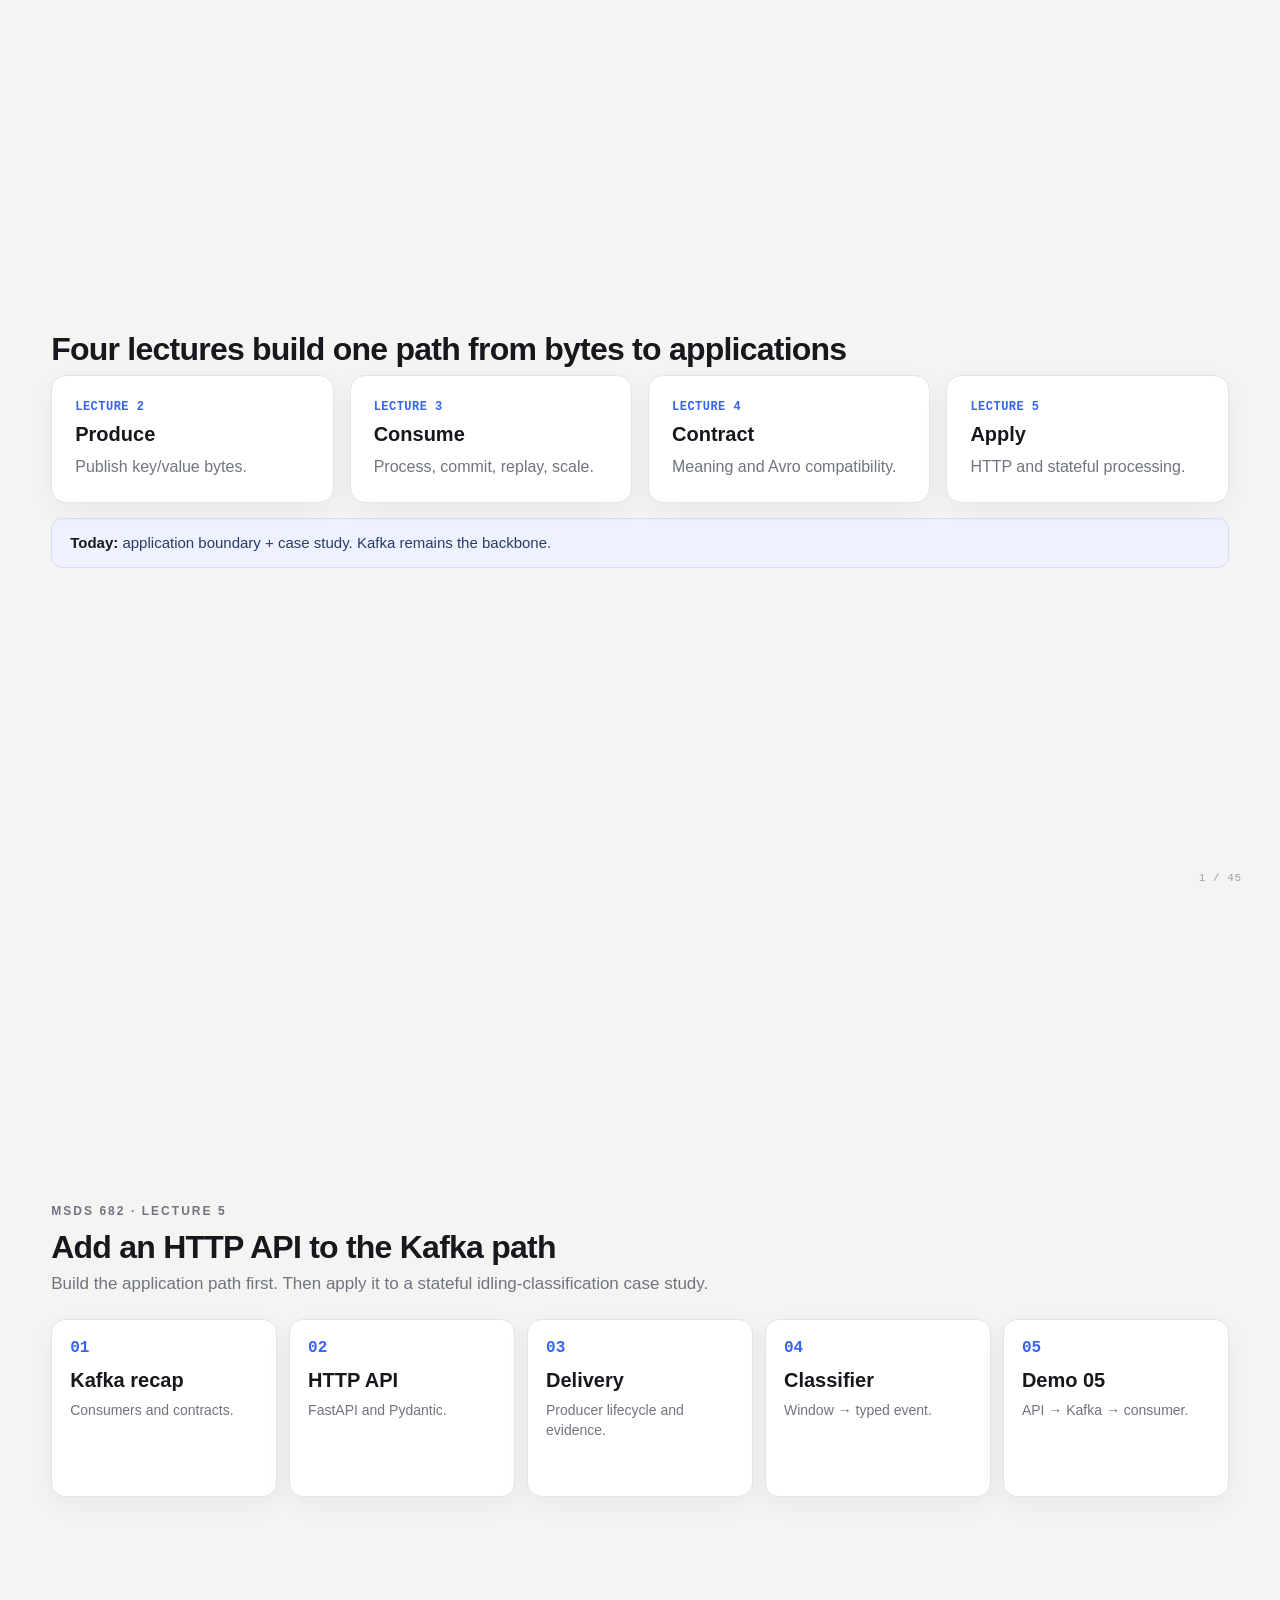
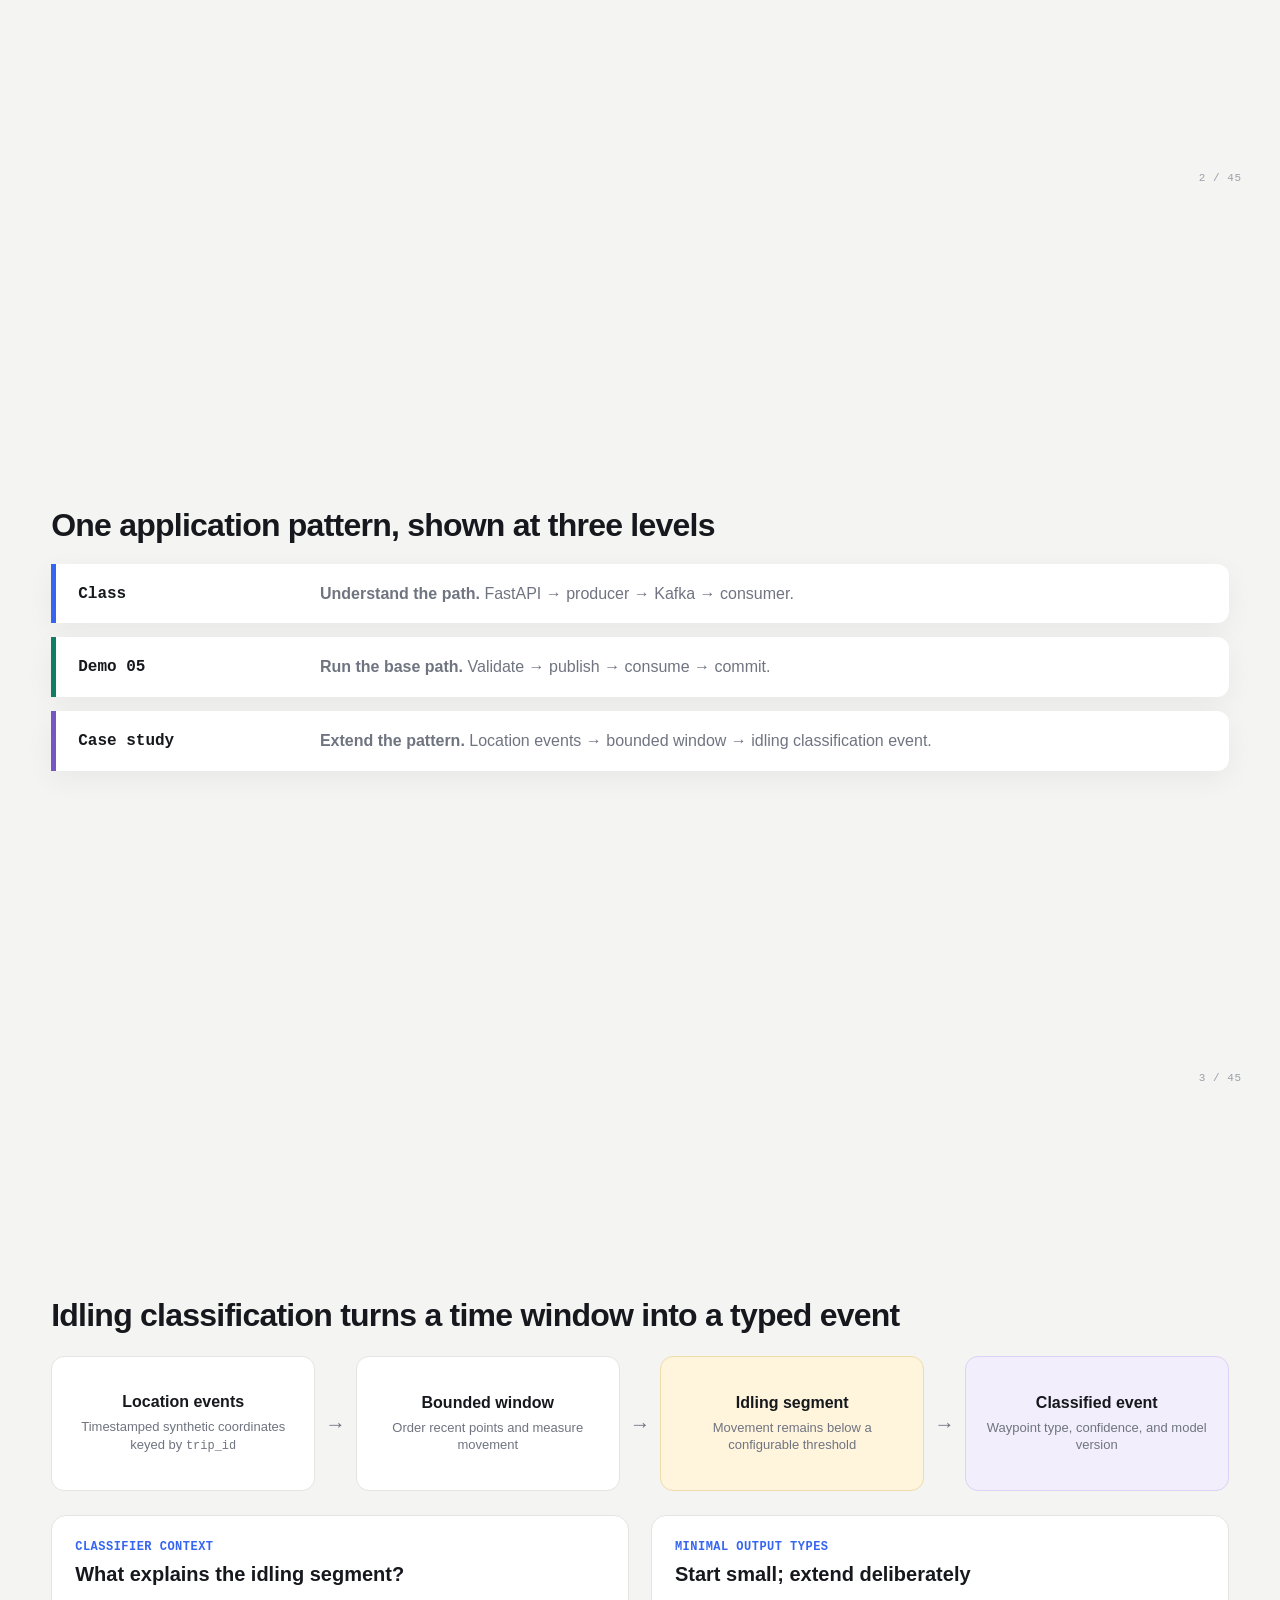
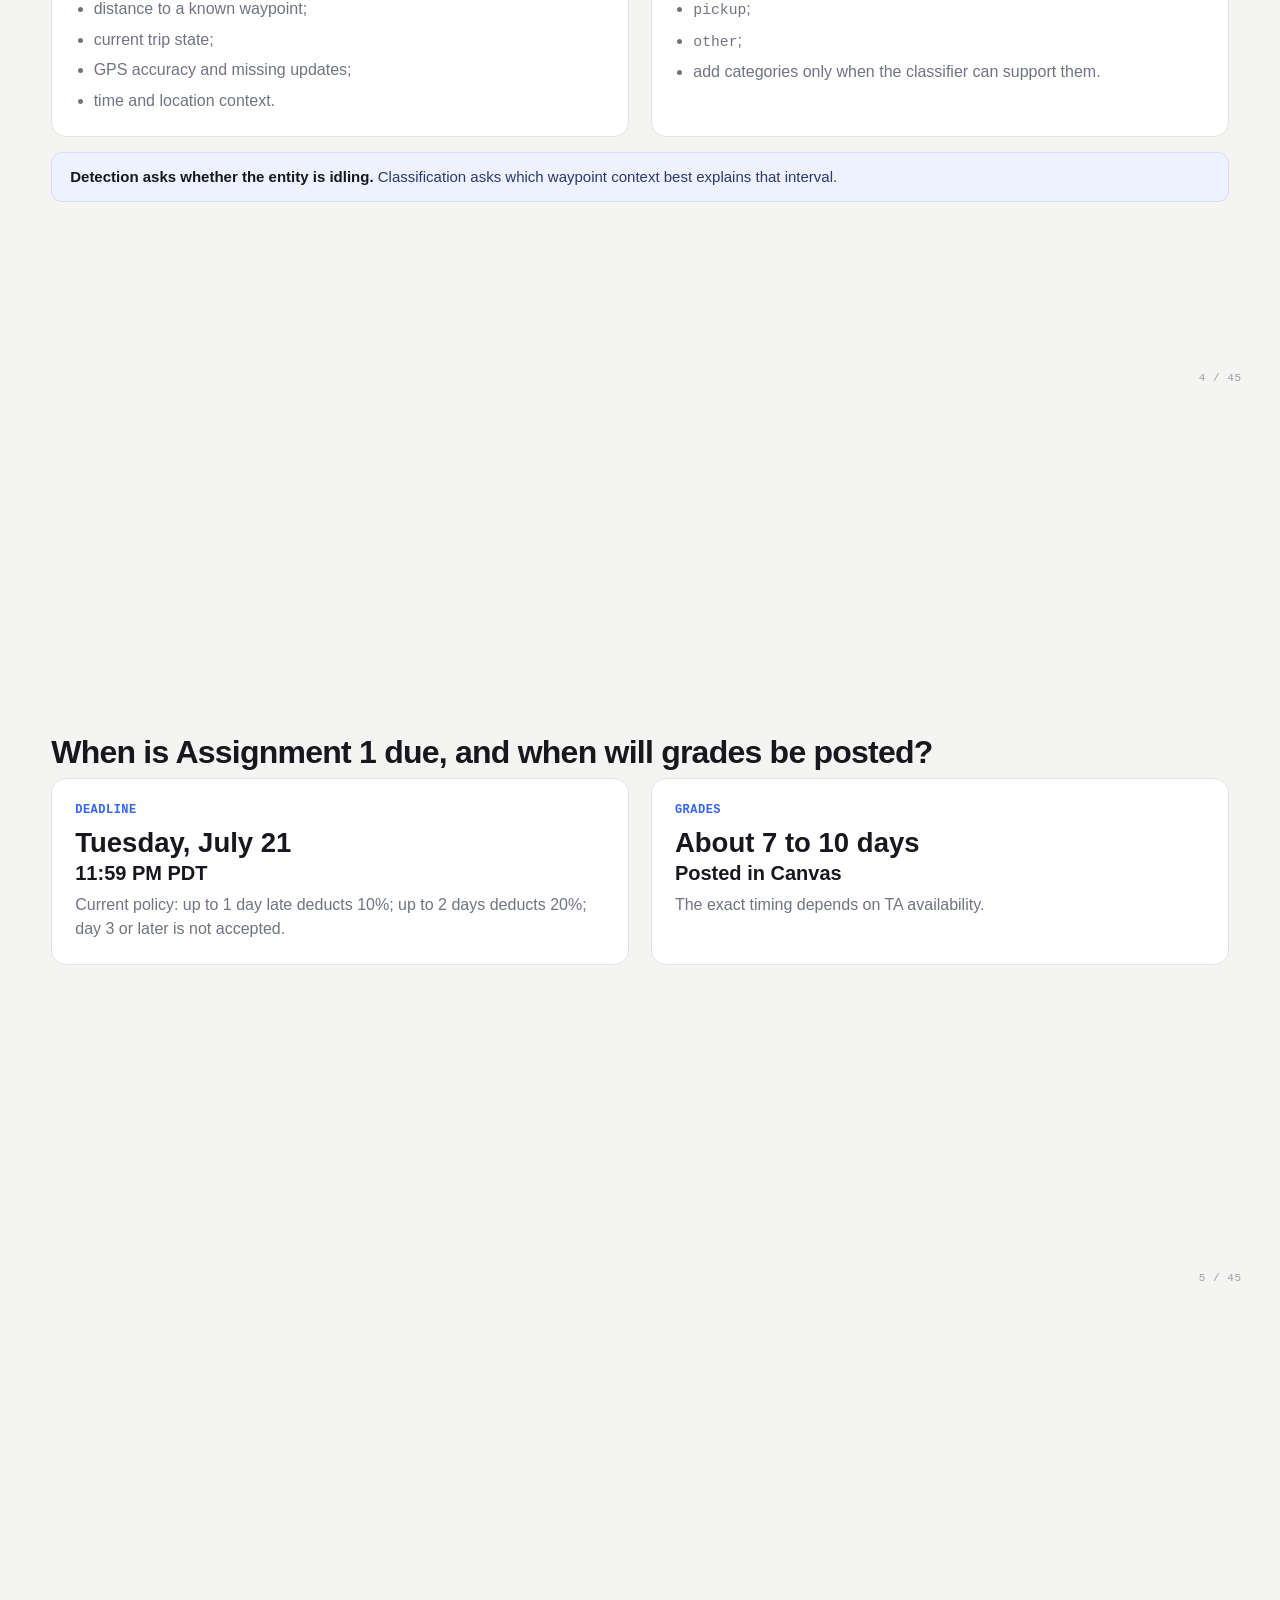
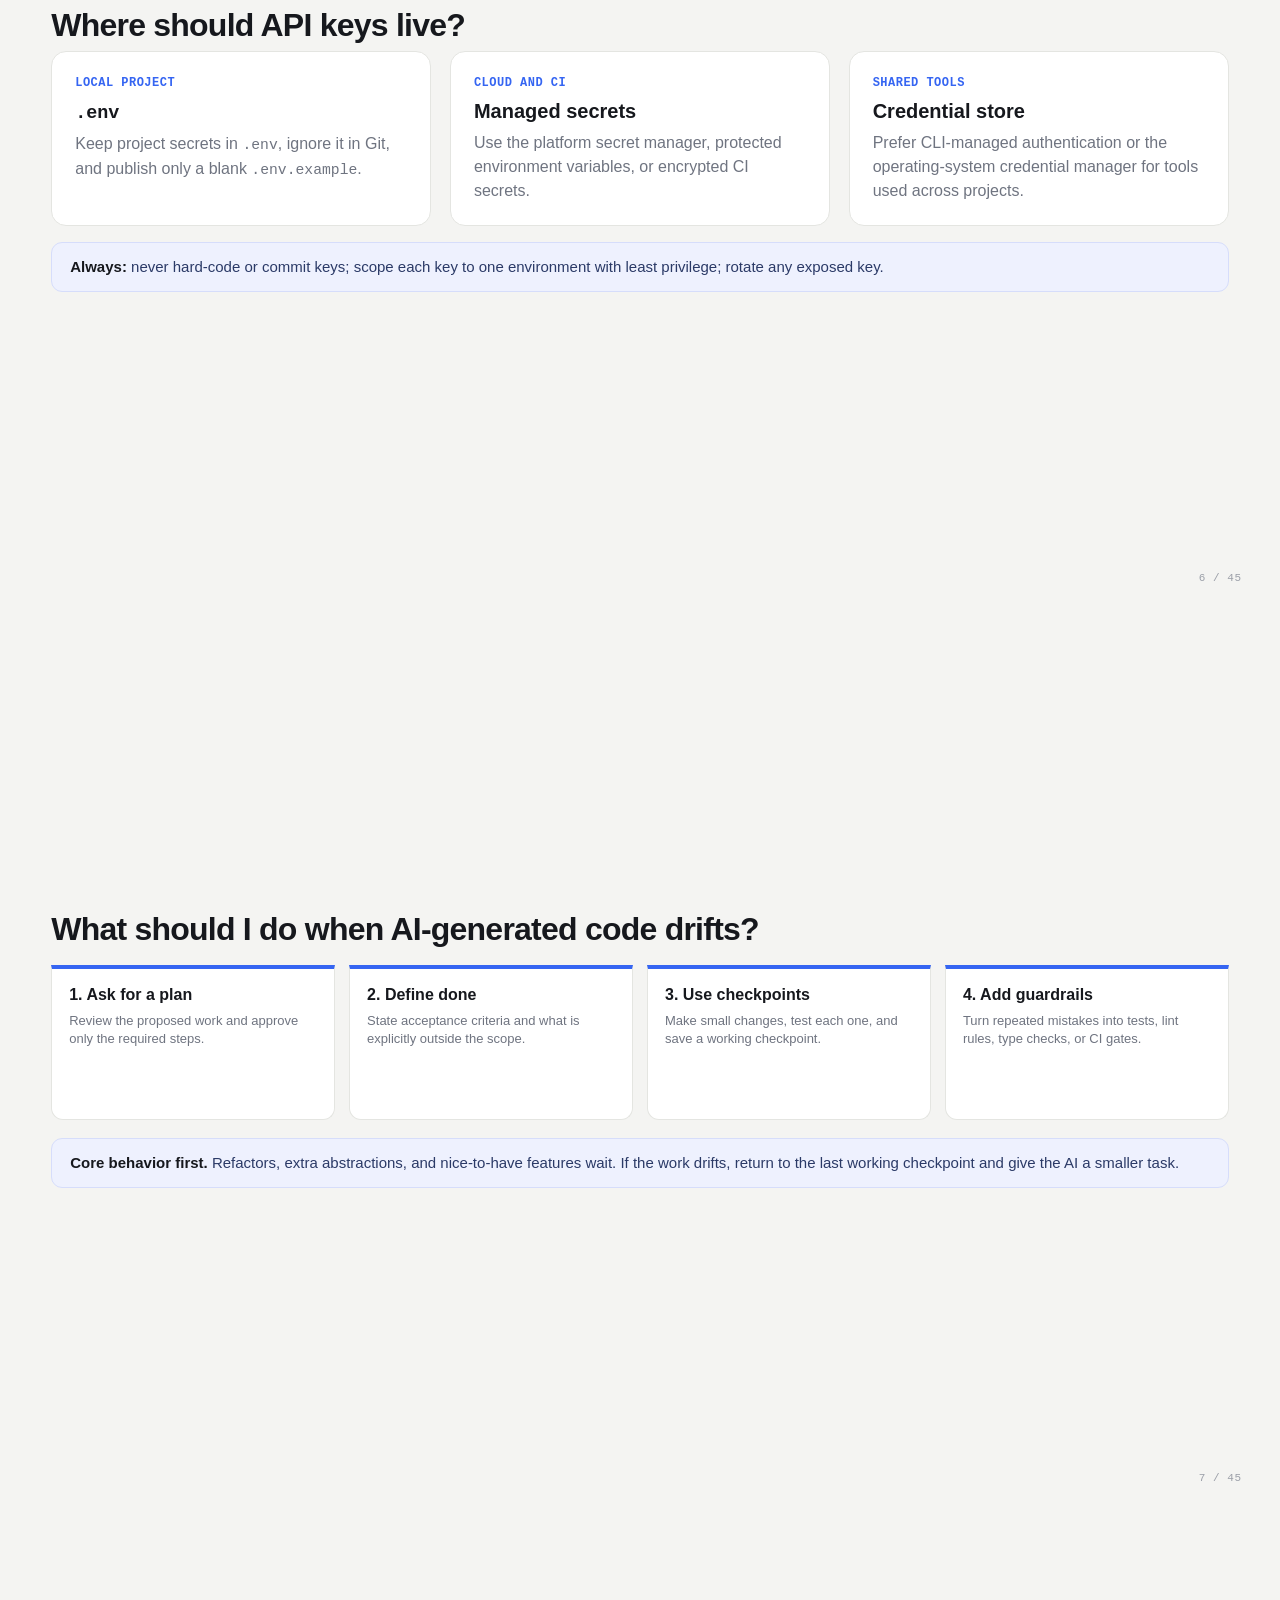
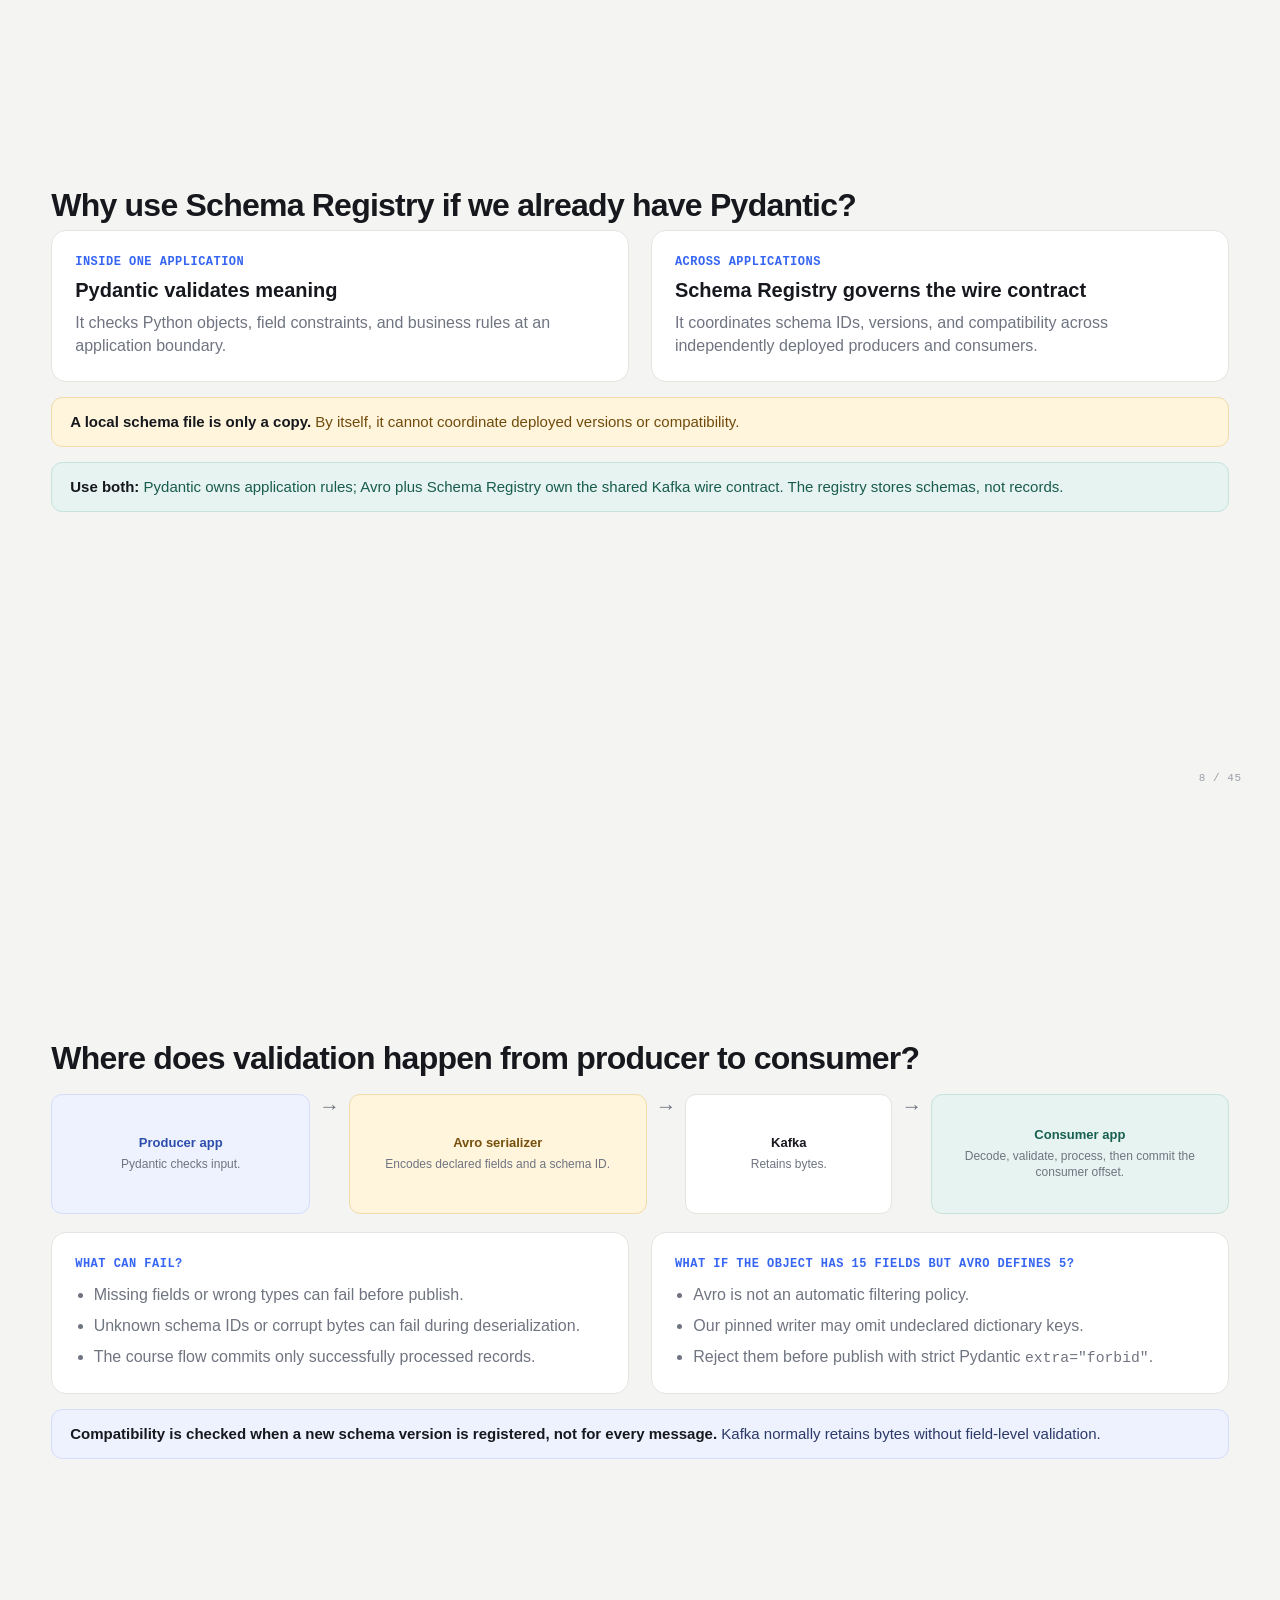
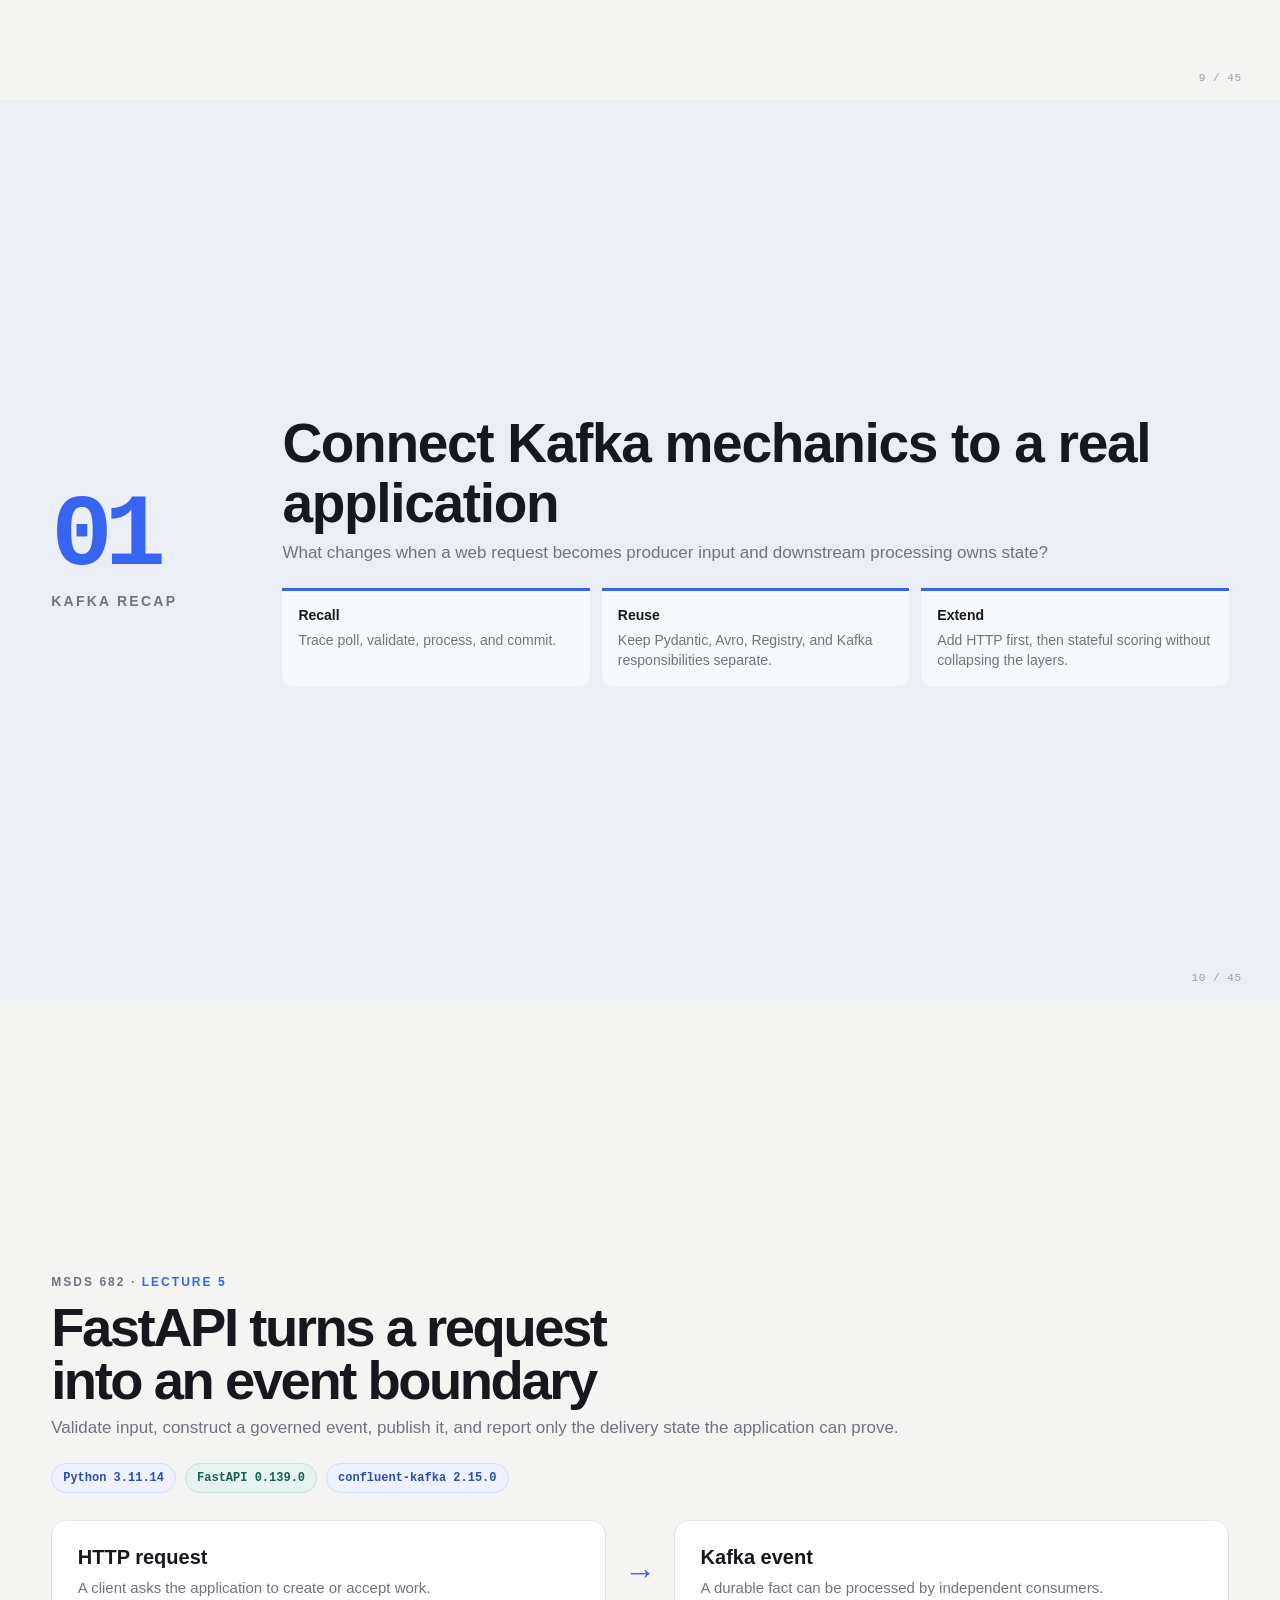
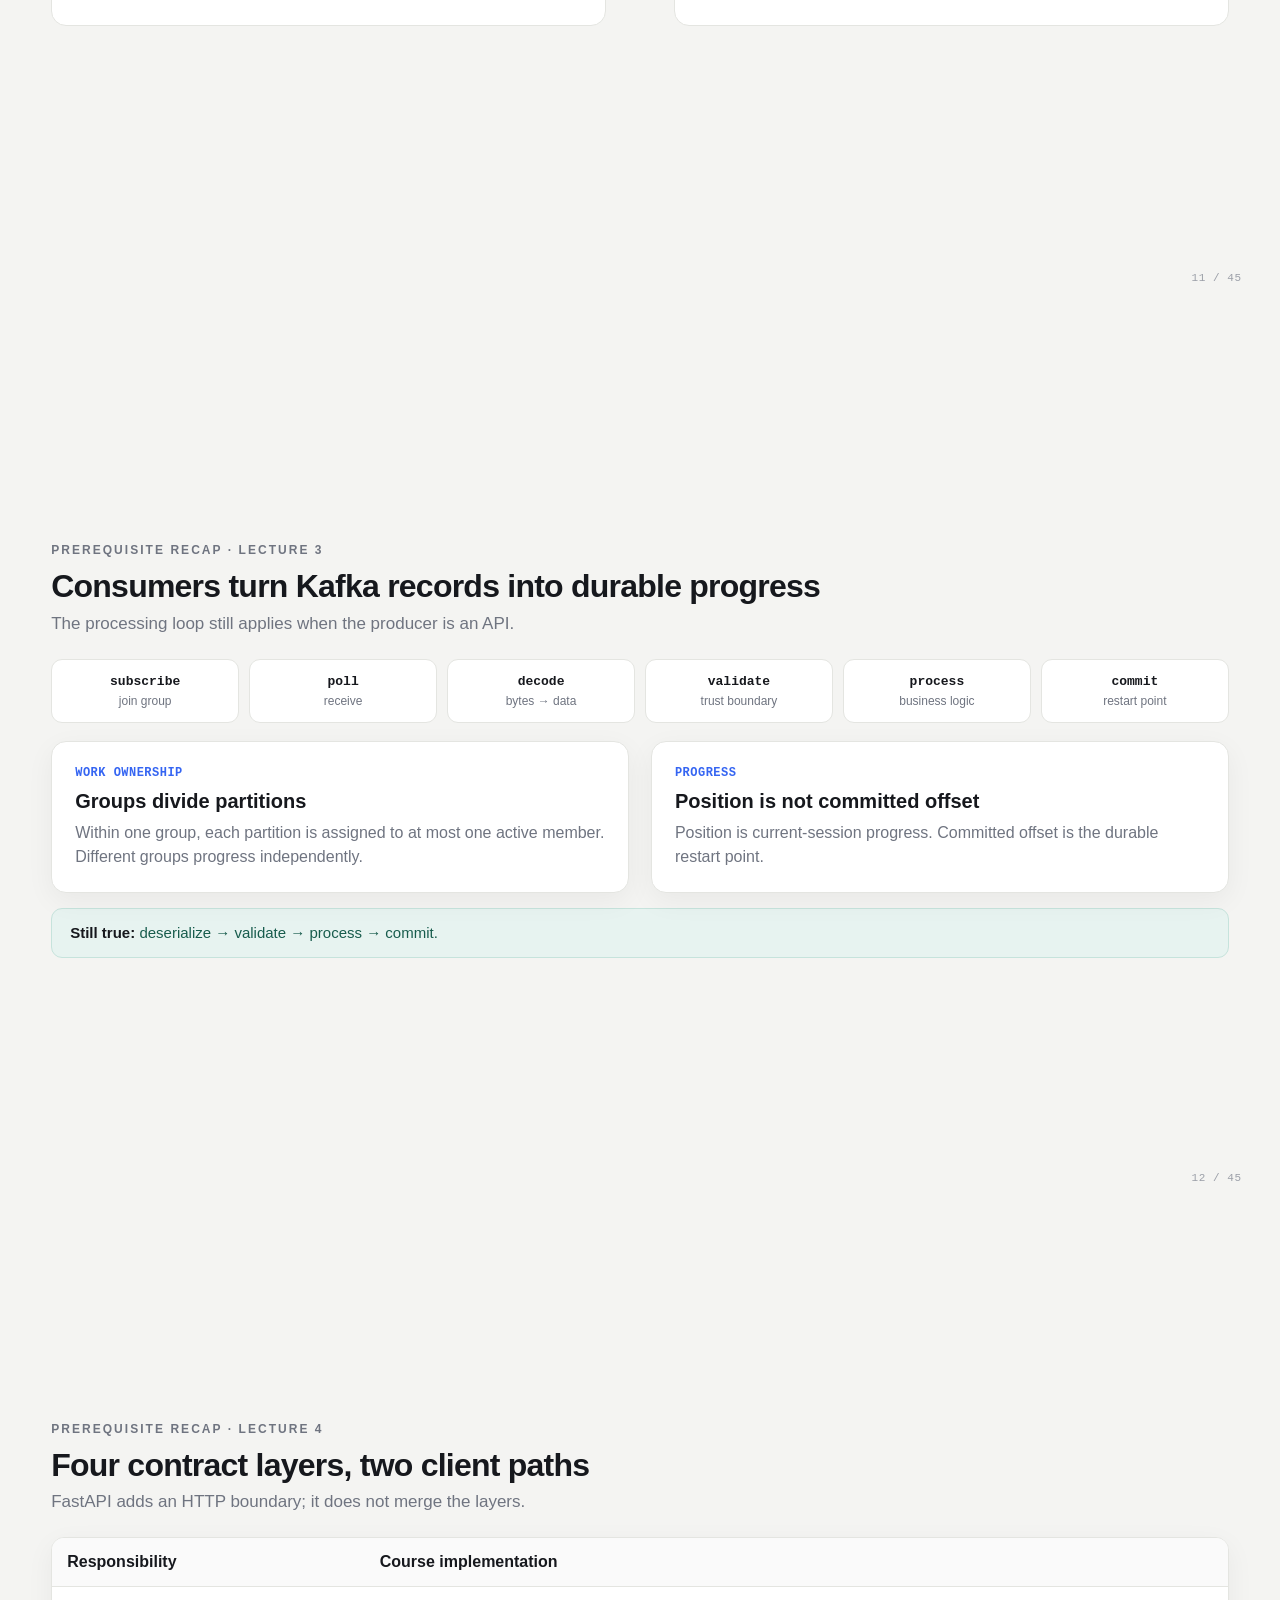
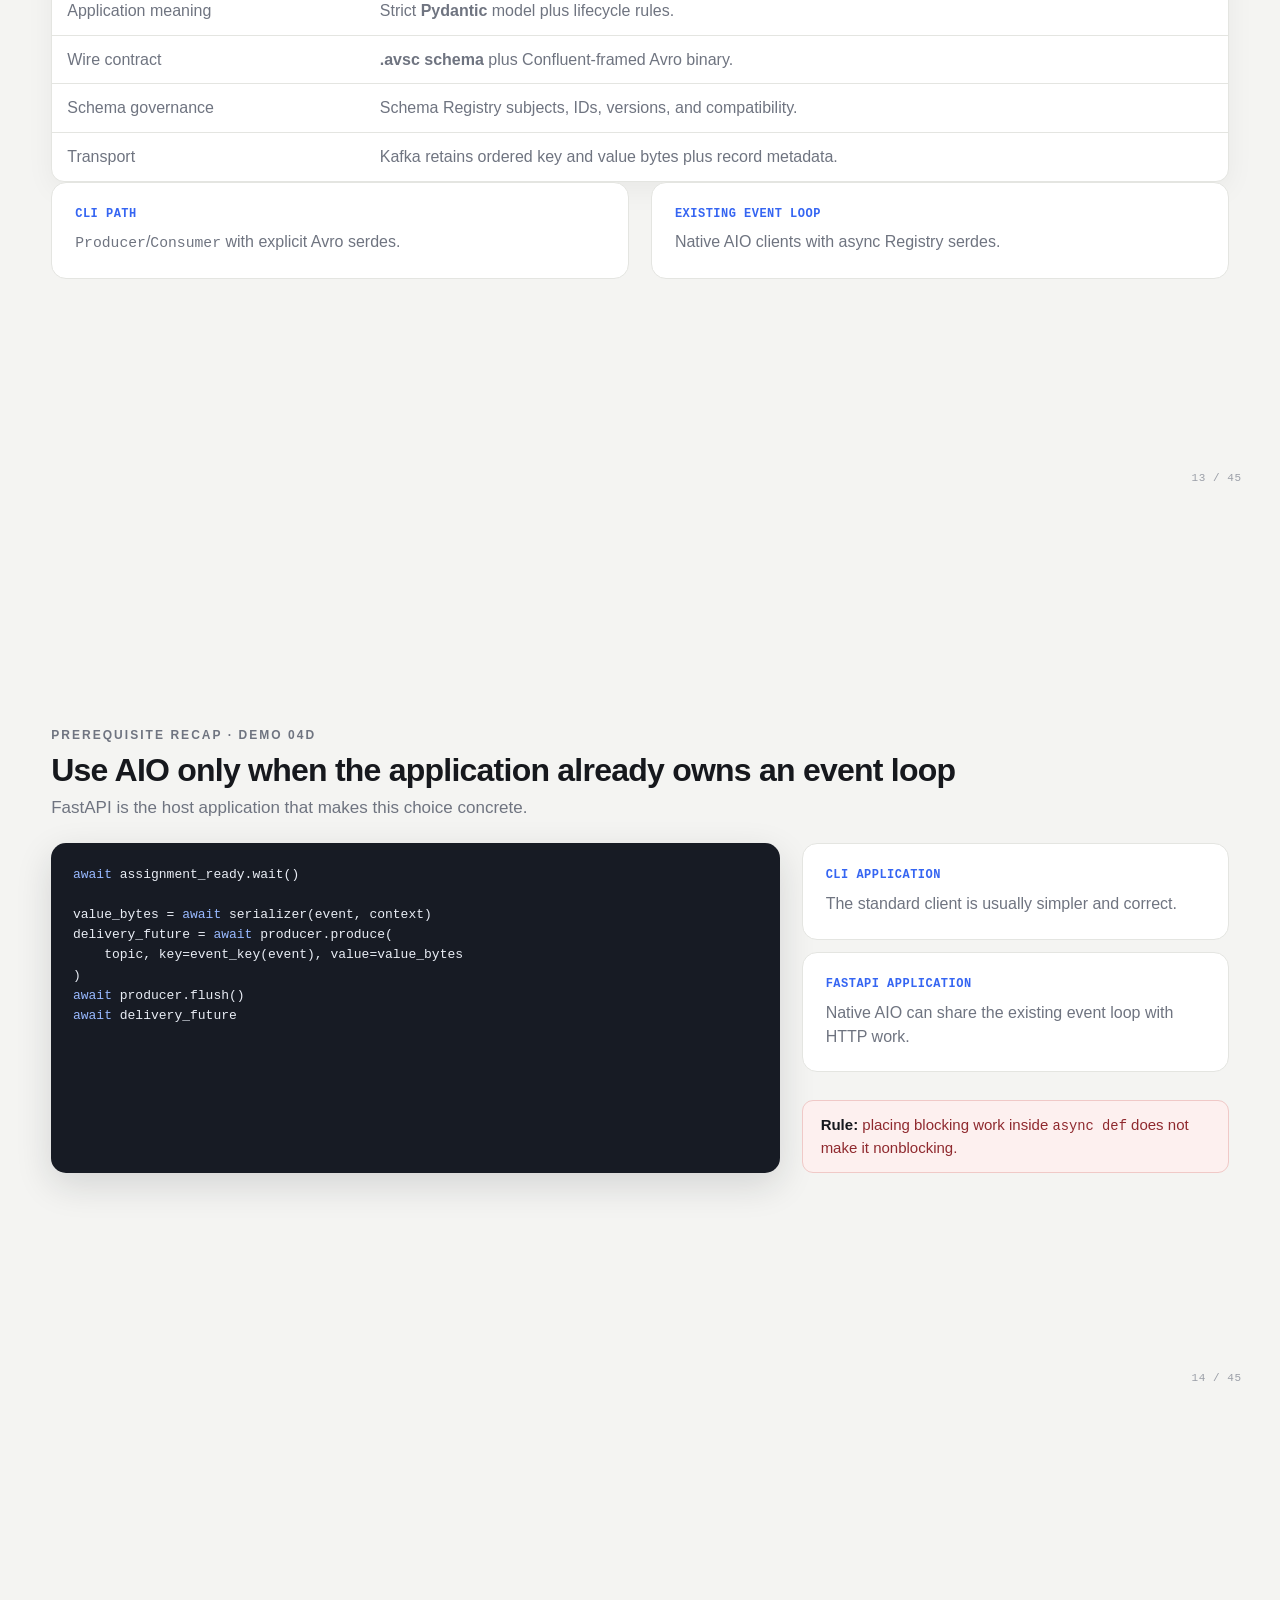
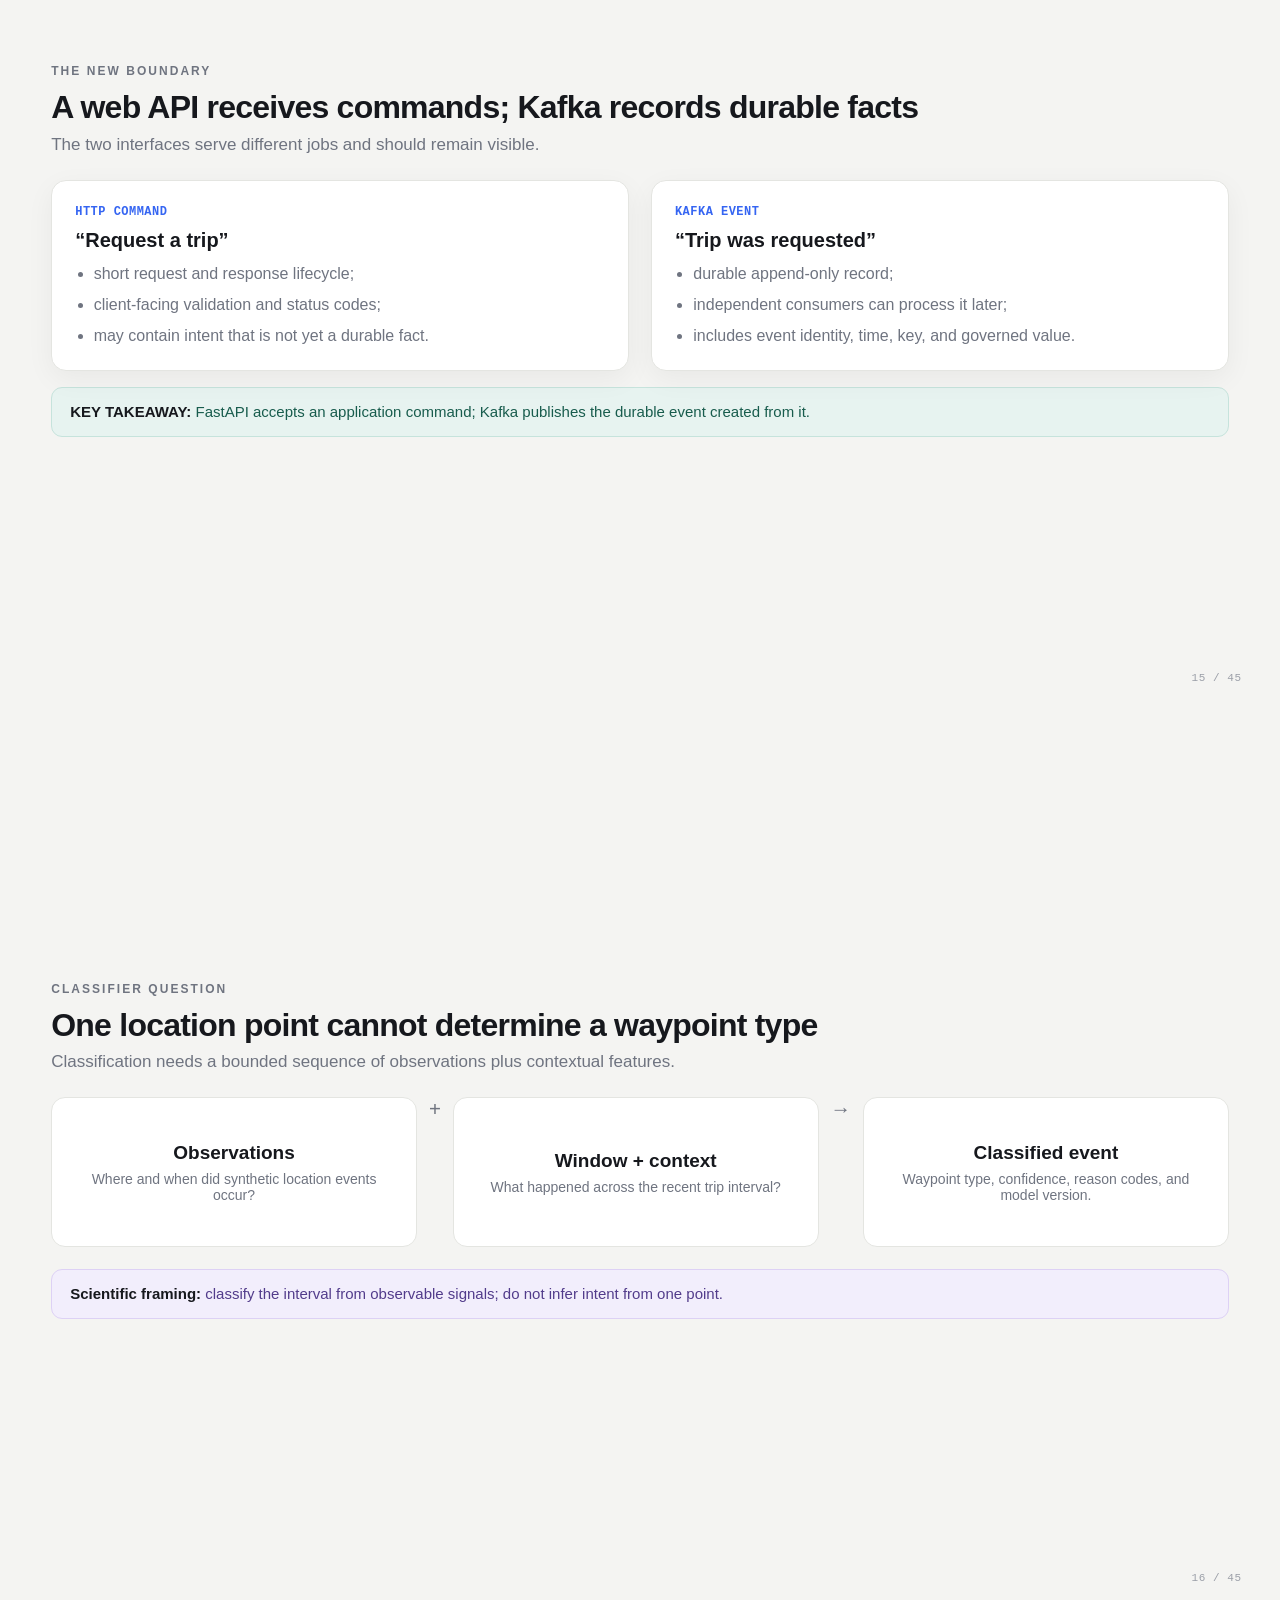
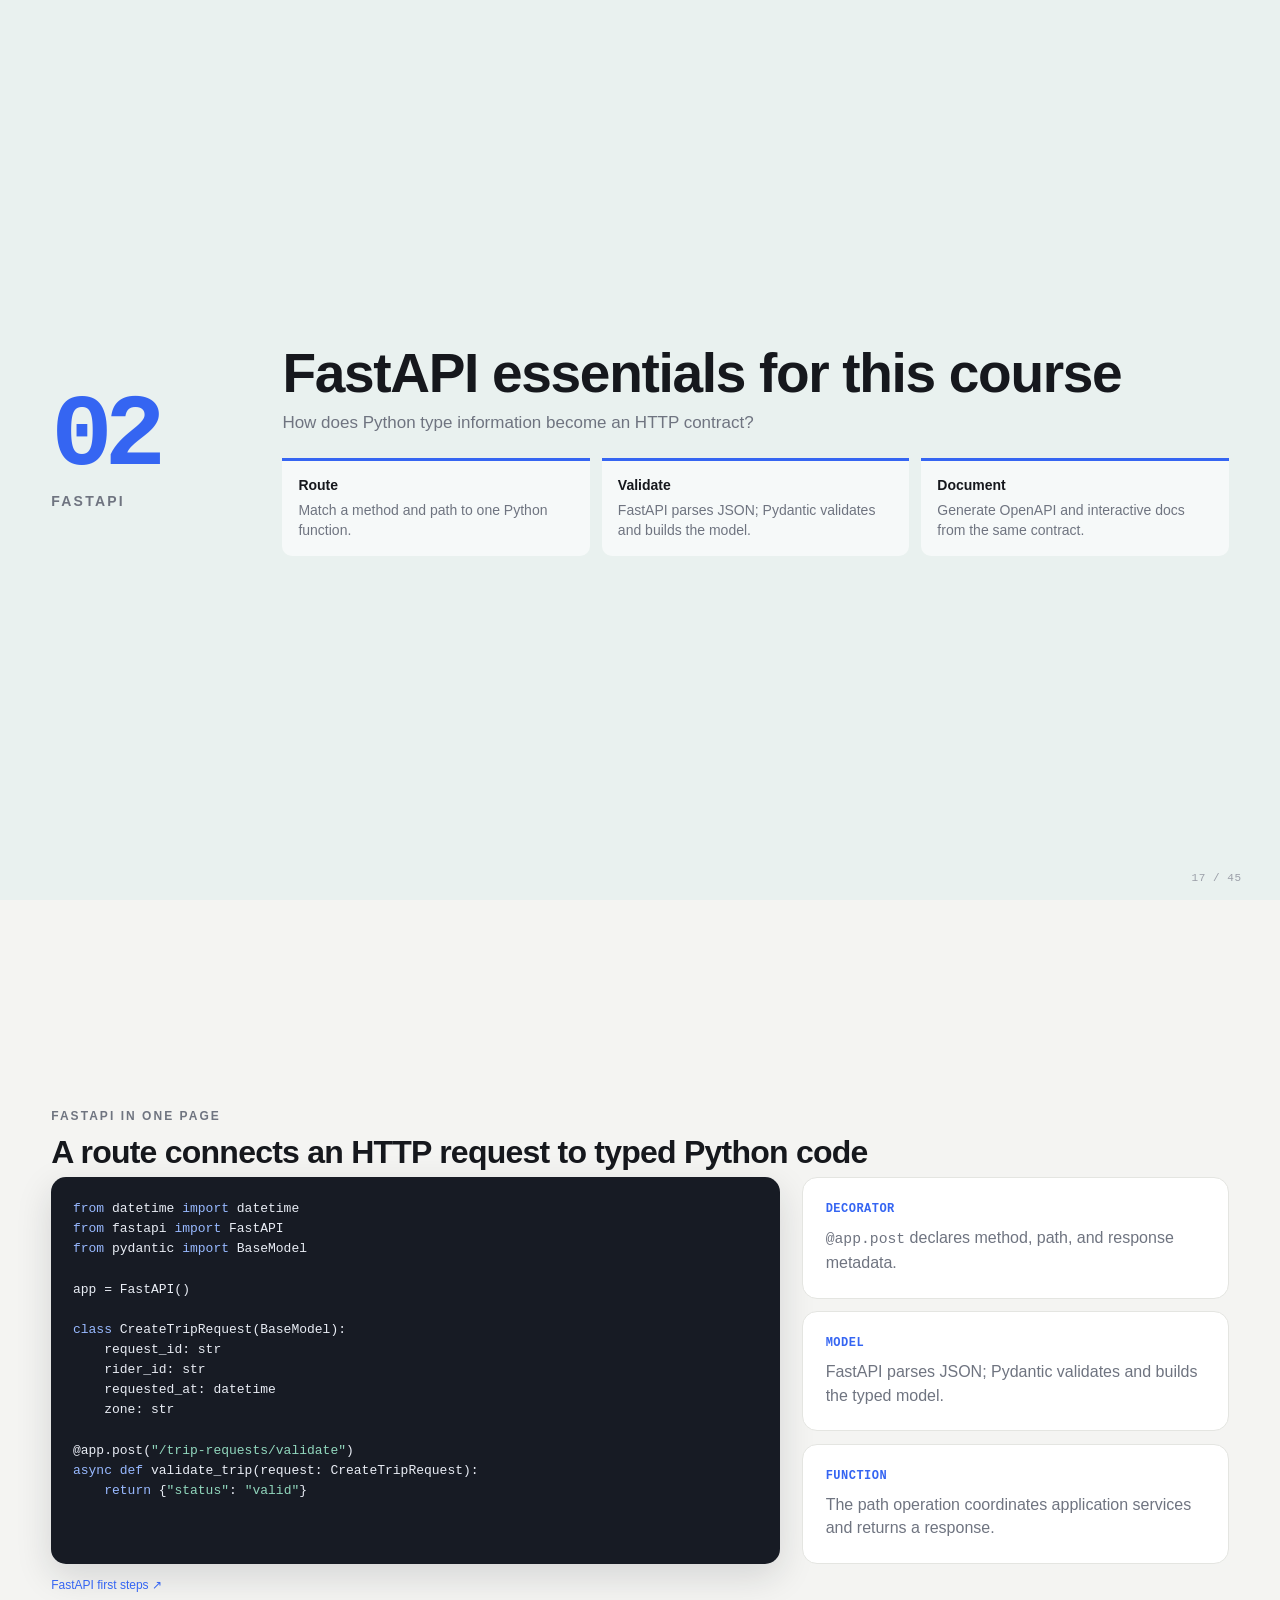
<file: handouts/lec5-streaming-apis.html>
<!doctype html>
<html lang="en">
<head>
  <meta charset="utf-8">
  <meta name="viewport" content="width=device-width, initial-scale=1">
  <meta name="description" content="MSDS 682 Lecture 5 slides: FastAPI, schema-aware Kafka applications, and a stateful idling-classification case study.">
  <title>MSDS 682 · Lecture 5 · Streaming Applications</title>
  <style>
    :root {
      --bg: #f4f4f2;
      --ink: #16181d;
      --muted: #6f7480;
      --line: #e4e5e1;
      --panel: #ffffff;
      --accent: #3565f2;
      --accent-soft: #eef1fe;
      --green: #0e7f66;
      --green-soft: #e7f3f0;
      --amber: #a26706;
      --amber-soft: #fff4dc;
      --red: #d83b42;
      --red-soft: #fdf0ef;
      --purple: #7655c5;
      --purple-soft: #f2eefc;
      --code-bg: #171b24;
      --code-ink: #e9edf5;
      --mono: "SF Mono", Menlo, Consolas, monospace;
      --shadow: 0 8px 28px rgba(22, 24, 29, .05);
    }

    * { box-sizing: border-box; }

    html, body {
      margin: 0;
      background: var(--bg);
      color: var(--ink);
      font-family: -apple-system, BlinkMacSystemFont, "Helvetica Neue", Arial, sans-serif;
    }

    html {
      scroll-snap-type: y mandatory;
      scroll-behavior: smooth;
    }

    body { overflow-x: hidden; }

    section.slide {
      min-height: 100vh;
      scroll-snap-align: start;
      display: grid;
      place-items: center;
      padding: 3vh 3vw;
      position: relative;
    }

    .frame { width: min(1360px, 92vw); }
    .frame.narrow { width: min(1160px, 88vw); }

    .kicker {
      margin: 0 0 9px;
      color: var(--muted);
      font-size: clamp(12px, .82vw, 15px);
      font-weight: 750;
      letter-spacing: .17em;
      text-transform: uppercase;
    }

    .kicker b { color: var(--accent); }

    h1 {
      margin: 0 0 8px;
      font-size: clamp(32px, 2.4vw, 47px);
      font-weight: 750;
      letter-spacing: -.024em;
      line-height: 1.08;
    }

    .hero h1 {
      max-width: 1080px;
      font-size: clamp(52px, 4.25vw, 82px);
      line-height: .98;
      letter-spacing: -.045em;
    }

    h2 {
      margin: 0 0 8px;
      font-size: clamp(20px, 1.45vw, 28px);
      line-height: 1.18;
    }

    h3 {
      margin: 0 0 7px;
      font-size: clamp(16px, 1.12vw, 22px);
      line-height: 1.25;
    }

    p, li, td, th {
      font-size: clamp(16px, 1.05vw, 21px);
      line-height: 1.48;
    }

    .subtitle {
      margin: 0 0 2.5vh;
      color: var(--muted);
      font-size: clamp(17px, 1.25vw, 24px);
      line-height: 1.45;
    }

    .card {
      background: var(--panel);
      border: 1px solid var(--line);
      border-radius: 15px;
      padding: clamp(18px, 1.8vw, 30px);
      box-shadow: var(--shadow);
    }

    .card.flat { box-shadow: none; }

    .grid2 {
      display: grid;
      grid-template-columns: repeat(2, minmax(0, 1fr));
      gap: clamp(16px, 1.7vw, 28px);
      align-items: stretch;
    }

    .grid2.wide-left { grid-template-columns: 1.45fr .85fr; }
    .grid2.wide-right { grid-template-columns: .85fr 1.45fr; }

    .grid3 {
      display: grid;
      grid-template-columns: repeat(3, minmax(0, 1fr));
      gap: clamp(14px, 1.45vw, 24px);
    }

    .grid4 {
      display: grid;
      grid-template-columns: repeat(4, minmax(0, 1fr));
      gap: clamp(12px, 1.25vw, 20px);
    }

    .grid5 {
      display: grid;
      grid-template-columns: repeat(5, minmax(0, 1fr));
      gap: clamp(10px, 1vw, 16px);
    }

    .stack { display: grid; gap: clamp(12px, 1.4vh, 18px); }

    .eyebrow {
      margin: 0 0 7px;
      color: var(--accent);
      font-family: var(--mono);
      font-size: clamp(12px, .82vw, 15px);
      font-weight: 750;
      letter-spacing: .04em;
      text-transform: uppercase;
    }

    .bodycopy { margin: 0; color: var(--muted); }
    .bodycopy strong { color: var(--ink); }

    .compact-list { margin: 10px 0 0; padding-left: 1.15em; }
    .compact-list li { margin: 0 0 7px; color: var(--muted); }
    .compact-list li:last-child { margin-bottom: 0; }
    .compact-list strong { color: var(--ink); }

    code, .command {
      font-family: var(--mono);
      font-size: .92em;
    }

    .command {
      display: block;
      margin-top: 10px;
      padding: 10px 13px;
      border: 1px solid var(--line);
      border-radius: 9px;
      background: #fafafa;
      color: #30343d;
      overflow-wrap: anywhere;
    }

    .codecard {
      background: var(--code-bg);
      border-radius: 15px;
      padding: clamp(18px, 1.7vw, 28px);
      box-shadow: 0 12px 36px rgba(23, 27, 36, .14);
    }

    pre {
      margin: 0;
      color: var(--code-ink);
      font-family: var(--mono);
      font-size: clamp(13px, .88vw, 17px);
      line-height: 1.55;
      white-space: pre-wrap;
      overflow-wrap: anywhere;
    }

    .kw { color: #98b9ff; }
    .str { color: #91d7bd; }
    .num { color: #f0c97b; }
    .cm { color: #8f98a9; }

    .callout {
      margin-top: clamp(14px, 1.7vh, 22px);
      border: 1px solid #d6ddfb;
      border-radius: 11px;
      background: var(--accent-soft);
      padding: 13px 18px;
      color: #2b3a67;
      font-size: clamp(15px, .98vw, 19px);
      line-height: 1.46;
    }

    .callout strong { color: var(--ink); }
    .callout.green { background: var(--green-soft); border-color: #c6e3dc; color: #185c4d; }
    .callout.amber { background: var(--amber-soft); border-color: #f0dca9; color: #714b0b; }
    .callout.red { background: var(--red-soft); border-color: #f0c9c7; color: #8f292e; }
    .callout.purple { background: var(--purple-soft); border-color: #ddd1f5; color: #523c8b; }

    table {
      width: 100%;
      border-collapse: separate;
      border-spacing: 0;
      overflow: hidden;
      background: var(--panel);
      border: 1px solid var(--line);
      border-radius: 13px;
      box-shadow: var(--shadow);
    }

    th, td {
      padding: 12px 15px;
      text-align: left;
      vertical-align: top;
      border-bottom: 1px solid var(--line);
    }

    th { color: var(--ink); background: #fafafa; font-weight: 750; }
    td { color: var(--muted); }
    tr:last-child td { border-bottom: 0; }

    .flowline {
      display: grid;
      grid-template-columns: repeat(9, auto);
      justify-content: center;
      align-items: center;
      gap: 9px;
      margin: clamp(18px, 2.5vh, 32px) 0;
    }

    .flow-node {
      min-width: 128px;
      padding: 13px 15px;
      border: 1px solid var(--line);
      border-radius: 11px;
      background: var(--panel);
      color: var(--ink);
      font-size: clamp(13px, .92vw, 18px);
      font-weight: 700;
      text-align: center;
    }

    .flow-node.accent { background: var(--accent-soft); border-color: #d6ddfb; color: #2d4eaa; }
    .flow-node.green { background: var(--green-soft); border-color: #c6e3dc; color: #175f50; }
    .flow-node.amber { background: var(--amber-soft); border-color: #f0dca9; color: #76500c; }
    .flow-node.purple { background: var(--purple-soft); border-color: #ddd1f5; color: #563d91; }
    .arrow { color: var(--muted); font-size: clamp(20px, 1.6vw, 30px); }

    .recap-loop {
      display: grid;
      grid-template-columns: repeat(6, minmax(0, 1fr));
      gap: 10px;
      margin: 2vh 0;
    }

    .recap-step {
      border: 1px solid var(--line);
      border-radius: 11px;
      background: var(--panel);
      padding: 14px 10px;
      text-align: center;
    }

    .recap-step b { display: block; font-family: var(--mono); font-size: clamp(13px, .9vw, 17px); }
    .recap-step span { display: block; margin-top: 5px; color: var(--muted); font-size: clamp(12px, .82vw, 15px); }

    .hero-meta { display: flex; flex-wrap: wrap; gap: 9px; margin: 16px 0 24px; }

    .pill {
      display: inline-flex;
      padding: 7px 11px;
      border: 1px solid #d6ddfb;
      border-radius: 999px;
      background: var(--accent-soft);
      color: #2c4fab;
      font-family: var(--mono);
      font-size: clamp(12px, .8vw, 15px);
      font-weight: 700;
    }

    .pill.green { border-color: #c6e3dc; background: var(--green-soft); color: #175f50; }

    .hero-visual {
      display: grid;
      grid-template-columns: 1fr auto 1fr;
      align-items: stretch;
      gap: 18px;
      margin-top: 3vh;
    }

    .hero-box {
      border: 1px solid var(--line);
      border-radius: 15px;
      background: var(--panel);
      padding: clamp(20px, 2vw, 32px);
    }

    .hero-box strong { display: block; font-size: clamp(20px, 1.45vw, 28px); }
    .hero-box span { display: block; margin-top: 8px; color: var(--muted); font-size: clamp(15px, 1vw, 20px); line-height: 1.45; }
    .hero-arrow { display: grid; place-items: center; color: var(--accent); font-size: clamp(28px, 2.5vw, 48px); }

    .module-toc {
      display: grid;
      grid-template-columns: repeat(5, minmax(0, 1fr));
      gap: 12px;
      margin-top: 2vh;
    }

    .module-toc a {
      min-height: 178px;
      border: 1px solid var(--line);
      border-radius: 14px;
      background: var(--panel);
      padding: 18px;
      color: inherit;
      text-decoration: none;
      box-shadow: var(--shadow);
    }

    .module-toc .number { color: var(--accent); font-family: var(--mono); font-weight: 800; }
    .module-toc h2 { margin-top: 12px; }
    .module-toc p { margin: 0; color: var(--muted); font-size: clamp(14px, .88vw, 17px); line-height: 1.42; }

    .module-divider { background: #eceef5; }
    .module-divider[data-tone="green"] { background: #e9f1ef; }
    .module-divider[data-tone="amber"] { background: #f5efe3; }
    .module-divider[data-tone="purple"] { background: #f0ecf8; }

    .module-divider-shell {
      display: grid;
      grid-template-columns: 180px 1fr;
      gap: clamp(28px, 4vw, 64px);
      align-items: center;
    }

    .module-index {
      font-family: var(--mono);
      font-size: clamp(72px, 8vw, 145px);
      line-height: .9;
      color: var(--accent);
      font-weight: 800;
      letter-spacing: -.08em;
    }

    .module-label {
      margin-top: 10px;
      color: var(--muted);
      font-size: clamp(14px, .95vw, 18px);
      text-transform: uppercase;
      letter-spacing: .16em;
      font-weight: 750;
    }

    .module-divider h1 { font-size: clamp(44px, 4.3vw, 78px); max-width: 970px; }

    .module-outcomes {
      display: grid;
      grid-template-columns: repeat(3, minmax(0, 1fr));
      gap: 12px;
      margin-top: 2.2vh;
    }

    .module-outcome {
      border-top: 3px solid var(--accent);
      background: rgba(255, 255, 255, .62);
      padding: 15px 16px;
      border-radius: 0 0 10px 10px;
      color: var(--muted);
      font-size: clamp(14px, .9vw, 18px);
      line-height: 1.42;
    }

    .module-outcome strong { display: block; color: var(--ink); margin-bottom: 5px; }

    .status-ladder {
      display: grid;
      grid-template-columns: repeat(6, minmax(0, 1fr));
      gap: 10px;
      margin: 2vh 0;
    }

    .status-step {
      min-height: 118px;
      border: 1px solid var(--line);
      border-top: 4px solid var(--accent);
      border-radius: 12px;
      background: var(--panel);
      padding: 13px;
    }

    .status-step b { display: block; font-size: clamp(15px, 1vw, 20px); }
    .status-step span { display: block; margin-top: 7px; color: var(--muted); font-size: clamp(13px, .86vw, 16px); line-height: 1.4; }

    .contract-pair {
      display: grid;
      grid-template-columns: 1fr auto 1fr;
      gap: 18px;
      align-items: center;
    }

    .contract-owner {
      background: var(--panel);
      border: 1px solid var(--line);
      border-radius: 14px;
      padding: 22px;
    }

    .contract-owner .filename { font-family: var(--mono); color: var(--accent); font-weight: 750; }

    .story-map {
      display: grid;
      grid-template-columns: repeat(4, minmax(0, 1fr));
      gap: 0;
      margin: 2.4vh 0;
      overflow: hidden;
      border: 1px solid var(--line);
      border-radius: 15px;
      background: var(--panel);
      box-shadow: var(--shadow);
    }

    .story-stage {
      min-height: 176px;
      padding: clamp(18px, 1.7vw, 28px);
      border-right: 1px solid var(--line);
    }

    .story-stage:last-child { border-right: 0; }
    .story-stage .number { color: var(--accent); font-family: var(--mono); font-weight: 800; }
    .story-stage h2 { margin-top: 12px; }
    .story-stage p { margin: 0; color: var(--muted); font-size: clamp(14px, .92vw, 18px); }

    .scope-lanes {
      display: grid;
      gap: 14px;
      margin: 2.4vh 0;
    }

    .scope-lane {
      display: grid;
      grid-template-columns: minmax(160px, .45fr) 1.8fr;
      align-items: center;
      gap: 20px;
      border-left: 5px solid var(--accent);
      border-radius: 0 12px 12px 0;
      background: var(--panel);
      padding: 18px 22px;
      box-shadow: var(--shadow);
    }

    .scope-lane.green { border-left-color: var(--green); }
    .scope-lane.purple { border-left-color: var(--purple); }
    .scope-lane .label { font-family: var(--mono); font-weight: 800; color: var(--ink); }
    .scope-lane p { margin: 0; color: var(--muted); }

    .equation {
      display: grid;
      grid-template-columns: 1fr auto 1fr auto 1fr;
      align-items: stretch;
      gap: 12px;
      margin: 2.4vh 0;
    }

    .equation-box {
      display: grid;
      place-items: center;
      min-height: 150px;
      border: 1px solid var(--line);
      border-radius: 14px;
      background: var(--panel);
      padding: 18px;
      text-align: center;
    }

    .equation-box strong { display: block; font-size: clamp(19px, 1.35vw, 27px); }
    .equation-box span { display: block; margin-top: 7px; color: var(--muted); font-size: clamp(14px, .9vw, 18px); }

    .metric-strip {
      display: grid;
      grid-template-columns: repeat(4, minmax(0, 1fr));
      gap: 12px;
      margin: 2.2vh 0;
    }

    .metric {
      border-top: 4px solid var(--green);
      background: var(--panel);
      padding: 17px 18px;
      border-radius: 0 0 12px 12px;
    }

    .metric strong { display: block; font-size: clamp(17px, 1.1vw, 22px); }
    .metric span { display: block; margin-top: 6px; color: var(--muted); font-size: clamp(13px, .84vw, 16px); }

    .architecture-line {
      display: grid;
      grid-template-columns: 1fr auto 1fr auto 1fr auto 1fr;
      align-items: center;
      gap: 10px;
      margin: 2.6vh 0;
    }

    .architecture-node {
      min-height: 135px;
      display: grid;
      align-content: center;
      border: 1px solid var(--line);
      border-radius: 13px;
      background: var(--panel);
      padding: 17px;
      text-align: center;
    }

    .architecture-node strong { font-size: clamp(16px, 1.05vw, 21px); }
    .architecture-node span { margin-top: 7px; color: var(--muted); font-size: clamp(13px, .84vw, 16px); line-height: 1.35; }
    .architecture-node.state { background: var(--amber-soft); border-color: #f0dca9; }
    .architecture-node.output { background: var(--purple-soft); border-color: #ddd1f5; }

    .system-cue-map {
      display: grid;
      grid-template-columns: 0.72fr auto 1.1fr auto 1.2fr auto 1.25fr auto 1fr;
      align-items: stretch;
      gap: 10px;
      margin: 3vh 0 2.2vh;
    }

    .system-cue-node {
      min-height: 148px;
      display: grid;
      align-content: center;
      border: 2px solid #25282e;
      border-radius: 13px;
      background: #fff;
      padding: 17px;
      color: #25282e;
      text-align: center;
    }

    .system-cue-node .cue-step {
      color: #6f7480;
      font-family: var(--mono);
      font-size: clamp(11px, .72vw, 14px);
      font-weight: 800;
      letter-spacing: .06em;
      text-transform: uppercase;
    }

    .system-cue-node strong {
      display: block;
      margin-top: 8px;
      font-size: clamp(17px, 1.15vw, 23px);
    }

    .system-cue-node span {
      display: block;
      margin-top: 7px;
      color: #555b66;
      font-size: clamp(13px, .82vw, 16px);
      line-height: 1.35;
    }

    .system-cue-node.active {
      border-color: var(--accent);
      background: var(--accent-soft);
      box-shadow: inset 0 0 0 1px var(--accent);
    }

    .system-cue-node.active .cue-step,
    .system-cue-node.active strong { color: var(--accent); }

    .system-cue-arrow {
      display: grid;
      place-items: center;
      color: #25282e;
      font-size: clamp(24px, 2vw, 38px);
      font-weight: 800;
    }

    .system-map-note {
      width: fit-content;
      max-width: 100%;
      margin: 12px auto 0;
      border-top: 1px solid var(--line);
      padding: 12px 20px 0;
      color: #555b66;
      font-size: clamp(14px, .9vw, 17px);
      text-align: center;
    }

    .source-row { margin-top: 14px; color: var(--muted); font-size: clamp(12px, .8vw, 15px); }
    .source-row a { color: var(--accent); text-decoration: none; }

    .pager {
      position: absolute;
      right: 3vw;
      bottom: 16px;
      color: #9b9fa8;
      font-family: var(--mono);
      font-size: 11px;
      letter-spacing: .05em;
    }

    .student-question .frame { max-width: 1320px; }

    .qa-date {
      display: block;
      margin: 8px 0 3px;
      color: var(--ink);
      font-size: clamp(26px, 2.15vw, 42px);
      line-height: 1.12;
    }

    .qa-steps {
      display: grid;
      grid-template-columns: repeat(4, minmax(0, 1fr));
      gap: 14px;
      margin: 2vh 0;
    }

    .qa-step {
      min-height: 155px;
      border: 1px solid var(--line);
      border-top: 4px solid var(--accent);
      border-radius: 0 0 12px 12px;
      background: var(--panel);
      padding: 17px;
    }

    .qa-step strong { display: block; font-size: clamp(16px, 1.05vw, 21px); }
    .qa-step span { display: block; margin-top: 8px; color: var(--muted); font-size: clamp(13px, .86vw, 16px); line-height: 1.42; }

    .qa-flow {
      display: grid;
      grid-template-columns: 1fr auto 1.15fr auto .8fr auto 1.15fr;
      align-items: stretch;
      gap: 9px;
      margin: 2vh 0;
    }

    .qa-flow .flow-node {
      min-width: 0;
      display: grid;
      align-content: center;
      min-height: 120px;
    }

    .qa-flow .flow-node span {
      display: block;
      margin-top: 6px;
      color: var(--muted);
      font-size: clamp(12px, .78vw, 15px);
      font-weight: 500;
      line-height: 1.35;
    }

    @media (max-width: 980px) {
      .grid3, .grid4, .grid5, .module-toc, .status-ladder { grid-template-columns: repeat(2, minmax(0, 1fr)); }
      .flowline { grid-template-columns: 1fr; }
      .arrow { transform: rotate(90deg); text-align: center; }
      .recap-loop { grid-template-columns: repeat(3, minmax(0, 1fr)); }
      .module-divider-shell { grid-template-columns: 120px 1fr; }
      .module-outcomes { grid-template-columns: 1fr; }
      .contract-pair, .equation, .architecture-line, .system-cue-map, .qa-flow { grid-template-columns: 1fr; }
      .qa-steps { grid-template-columns: repeat(2, minmax(0, 1fr)); }
      .story-map { grid-template-columns: repeat(2, minmax(0, 1fr)); }
      .story-stage:nth-child(2) { border-right: 0; }
      .story-stage:nth-child(-n+2) { border-bottom: 1px solid var(--line); }
      .architecture-line .arrow, .equation .arrow, .system-cue-arrow, .qa-flow .arrow { transform: rotate(90deg); text-align: center; }
      .hero-visual { grid-template-columns: 1fr; }
      .hero-arrow { transform: rotate(90deg); }
    }

    @media (max-width: 680px) {
      section.slide { padding: 7vh 5vw; }
      .grid2, .grid2.wide-left, .grid2.wide-right, .grid3, .grid4, .grid5, .module-toc, .status-ladder, .story-map, .metric-strip, .qa-steps { grid-template-columns: 1fr; }
      .story-stage { border-right: 0; border-bottom: 1px solid var(--line); }
      .story-stage:last-child { border-bottom: 0; }
      .scope-lane { grid-template-columns: 1fr; gap: 7px; }
      .recap-loop { grid-template-columns: repeat(2, minmax(0, 1fr)); }
      .module-divider-shell { grid-template-columns: 1fr; }
      .module-index { font-size: 72px; }
    }
  </style>
</head>
<body>
  <section class="slide" id="s02">
    <div class="frame">
      <h1>Four lectures build one path from bytes to applications</h1>
      <div class="grid4">
        <div class="card"><p class="eyebrow">Lecture 2</p><h2>Produce</h2><p class="bodycopy">Publish key/value bytes.</p></div>
        <div class="card"><p class="eyebrow">Lecture 3</p><h2>Consume</h2><p class="bodycopy">Process, commit, replay, scale.</p></div>
        <div class="card"><p class="eyebrow">Lecture 4</p><h2>Contract</h2><p class="bodycopy">Meaning and Avro compatibility.</p></div>
        <div class="card"><p class="eyebrow">Lecture 5</p><h2>Apply</h2><p class="bodycopy">HTTP and stateful processing.</p></div>
      </div>
      <div class="callout"><strong>Today:</strong> application boundary + case study. Kafka remains the backbone.</div>
    </div>
    <div class="pager"></div>
  </section>

  <section class="slide" id="lecture-path">
    <div class="frame">
      <p class="kicker">MSDS 682 · Lecture 5</p>
      <h1>Add an HTTP API to the Kafka path</h1>
      <p class="subtitle">Build the application path first. Then apply it to a stateful idling-classification case study.</p>
      <nav class="module-toc" aria-label="Lecture 5 modules">
        <a href="#module-1-bridge"><span class="number">01</span><h2>Kafka recap</h2><p>Consumers and contracts.</p></a>
        <a href="#module-2-fastapi"><span class="number">02</span><h2>HTTP API</h2><p>FastAPI and Pydantic.</p></a>
        <a href="#module-3-service"><span class="number">03</span><h2>Delivery</h2><p>Producer lifecycle and evidence.</p></a>
        <a href="#module-4-classifier"><span class="number">04</span><h2>Classifier</h2><p>Window → typed event.</p></a>
        <a href="#module-5-demo"><span class="number">05</span><h2>Demo 05</h2><p>API → Kafka → consumer.</p></a>
      </nav>
    </div>
    <div class="pager"></div>
  </section>

  <section class="slide" id="relationship-map">
    <div class="frame">
      <h1>One application pattern, shown at three levels</h1>
      <div class="scope-lanes">
        <div class="scope-lane"><div class="label">Class</div><p><strong>Understand the path.</strong> FastAPI → producer → Kafka → consumer.</p></div>
        <div class="scope-lane green"><div class="label">Demo 05</div><p><strong>Run the base path.</strong> Validate → publish → consume → commit.</p></div>
        <div class="scope-lane purple"><div class="label">Case study</div><p><strong>Extend the pattern.</strong> Location events → bounded window → idling classification event.</p></div>
      </div>
    </div>
    <div class="pager"></div>
  </section>

  <section class="slide" id="growth-map">
    <div class="frame">
      <h1>Idling classification turns a time window into a typed event</h1>
      <div class="architecture-line">
        <div class="architecture-node"><strong>Location events</strong><span>Timestamped synthetic coordinates keyed by <code>trip_id</code></span></div>
        <div class="arrow">→</div>
        <div class="architecture-node"><strong>Bounded window</strong><span>Order recent points and measure movement</span></div>
        <div class="arrow">→</div>
        <div class="architecture-node state"><strong>Idling segment</strong><span>Movement remains below a configurable threshold</span></div>
        <div class="arrow">→</div>
        <div class="architecture-node output"><strong>Classified event</strong><span>Waypoint type, confidence, and model version</span></div>
      </div>
      <div class="grid2">
        <div class="card flat">
          <p class="eyebrow">Classifier context</p>
          <h2>What explains the idling segment?</h2>
          <ul class="compact-list"><li>distance to a known waypoint;</li><li>current trip state;</li><li>GPS accuracy and missing updates;</li><li>time and location context.</li></ul>
        </div>
        <div class="card flat">
          <p class="eyebrow">Minimal output types</p>
          <h2>Start small; extend deliberately</h2>
          <ul class="compact-list"><li><code>pickup</code>;</li><li><code>other</code>;</li><li>add categories only when the classifier can support them.</li></ul>
        </div>
      </div>
      <div class="callout"><strong>Detection asks whether the entity is idling.</strong> Classification asks which waypoint context best explains that interval.</div>
    </div>
    <div class="pager"></div>
  </section>

  <!-- Student questions received by email. -->
  <section class="slide student-question" id="student-question-1">
    <div class="frame">
      <h1>When is Assignment 1 due, and when will grades be posted?</h1>
      <div class="grid2">
        <div class="card flat">
          <p class="eyebrow">Deadline</p>
          <strong class="qa-date">Tuesday, July 21</strong>
          <h2>11:59 PM PDT</h2>
          <p class="bodycopy">Current policy: up to 1 day late deducts 10%; up to 2 days deducts 20%; day 3 or later is not accepted.</p>
        </div>
        <div class="card flat">
          <p class="eyebrow">Grades</p>
          <strong class="qa-date">About 7 to 10 days</strong>
          <h2>Posted in Canvas</h2>
          <p class="bodycopy">The exact timing depends on TA availability.</p>
        </div>
      </div>
    </div>
    <div class="pager"></div>
  </section>

  <section class="slide student-question" id="student-question-2">
    <div class="frame">
      <h1>Where should API keys live?</h1>
      <div class="grid3">
        <div class="card flat">
          <p class="eyebrow">Local project</p>
          <h2><code>.env</code></h2>
          <p class="bodycopy">Keep project secrets in <code>.env</code>, ignore it in Git, and publish only a blank <code>.env.example</code>.</p>
        </div>
        <div class="card flat">
          <p class="eyebrow">Cloud and CI</p>
          <h2>Managed secrets</h2>
          <p class="bodycopy">Use the platform secret manager, protected environment variables, or encrypted CI secrets.</p>
        </div>
        <div class="card flat">
          <p class="eyebrow">Shared tools</p>
          <h2>Credential store</h2>
          <p class="bodycopy">Prefer CLI-managed authentication or the operating-system credential manager for tools used across projects.</p>
        </div>
      </div>
      <div class="callout"><strong>Always:</strong> never hard-code or commit keys; scope each key to one environment with least privilege; rotate any exposed key.</div>
    </div>
    <div class="pager"></div>
  </section>

  <section class="slide student-question" id="student-question-3">
    <div class="frame">
      <h1>What should I do when AI-generated code drifts?</h1>
      <div class="qa-steps">
        <div class="qa-step"><strong>1. Ask for a plan</strong><span>Review the proposed work and approve only the required steps.</span></div>
        <div class="qa-step"><strong>2. Define done</strong><span>State acceptance criteria and what is explicitly outside the scope.</span></div>
        <div class="qa-step"><strong>3. Use checkpoints</strong><span>Make small changes, test each one, and save a working checkpoint.</span></div>
        <div class="qa-step"><strong>4. Add guardrails</strong><span>Turn repeated mistakes into tests, lint rules, type checks, or CI gates.</span></div>
      </div>
      <div class="callout"><strong>Core behavior first.</strong> Refactors, extra abstractions, and nice-to-have features wait. If the work drifts, return to the last working checkpoint and give the AI a smaller task.</div>
    </div>
    <div class="pager"></div>
  </section>

  <section class="slide student-question" id="student-question-4">
    <div class="frame">
      <h1>Why use Schema Registry if we already have Pydantic?</h1>
      <div class="grid2">
        <div class="card flat">
          <p class="eyebrow">Inside one application</p>
          <h2>Pydantic validates meaning</h2>
          <p class="bodycopy">It checks Python objects, field constraints, and business rules at an application boundary.</p>
        </div>
        <div class="card flat">
          <p class="eyebrow">Across applications</p>
          <h2>Schema Registry governs the wire contract</h2>
          <p class="bodycopy">It coordinates schema IDs, versions, and compatibility across independently deployed producers and consumers.</p>
        </div>
      </div>
      <div class="callout amber"><strong>A local schema file is only a copy.</strong> By itself, it cannot coordinate deployed versions or compatibility.</div>
      <div class="callout green"><strong>Use both:</strong> Pydantic owns application rules; Avro plus Schema Registry own the shared Kafka wire contract. The registry stores schemas, not records.</div>
    </div>
    <div class="pager"></div>
  </section>

  <section class="slide student-question" id="student-question-5">
    <div class="frame">
      <h1>Where does validation happen from producer to consumer?</h1>
      <div class="qa-flow">
        <div class="flow-node accent">Producer app<span>Pydantic checks input.</span></div>
        <div class="arrow">→</div>
        <div class="flow-node amber">Avro serializer<span>Encodes declared fields and a schema ID.</span></div>
        <div class="arrow">→</div>
        <div class="flow-node">Kafka<span>Retains bytes.</span></div>
        <div class="arrow">→</div>
        <div class="flow-node green">Consumer app<span>Decode, validate, process, then commit the consumer offset.</span></div>
      </div>
      <div class="grid2">
        <div class="card flat">
          <p class="eyebrow">What can fail?</p>
          <ul class="compact-list"><li>Missing fields or wrong types can fail before publish.</li><li>Unknown schema IDs or corrupt bytes can fail during deserialization.</li><li>The course flow commits only successfully processed records.</li></ul>
        </div>
        <div class="card flat">
          <p class="eyebrow">What if the object has 15 fields but Avro defines 5?</p>
          <ul class="compact-list"><li>Avro is not an automatic filtering policy.</li><li>Our pinned writer may omit undeclared dictionary keys.</li><li>Reject them before publish with strict Pydantic <code>extra="forbid"</code>.</li></ul>
        </div>
      </div>
      <div class="callout"><strong>Compatibility is checked when a new schema version is registered, not for every message.</strong> Kafka normally retains bytes without field-level validation.</div>
    </div>
    <div class="pager"></div>
  </section>

  <section class="slide module-divider" id="module-1-bridge" data-tone="blue" data-module="1" data-module-title="Kafka recap">
    <div class="frame">
      <div class="module-divider-shell">
        <div><div class="module-index">01</div><div class="module-label">Kafka recap</div></div>
        <div>
          <h1>Connect Kafka mechanics to a real application</h1>
          <p class="subtitle">What changes when a web request becomes producer input and downstream processing owns state?</p>
          <div class="module-outcomes">
            <div class="module-outcome"><strong>Recall</strong>Trace poll, validate, process, and commit.</div>
            <div class="module-outcome"><strong>Reuse</strong>Keep Pydantic, Avro, Registry, and Kafka responsibilities separate.</div>
            <div class="module-outcome"><strong>Extend</strong>Add HTTP first, then stateful scoring without collapsing the layers.</div>
          </div>
        </div>
      </div>
    </div>
    <div class="pager"></div>
  </section>

  <section class="slide hero" id="s01">
    <div class="frame">
      <p class="kicker">MSDS 682 · <b>Lecture 5</b></p>
      <h1>FastAPI turns a request<br>into an event boundary</h1>
      <p class="subtitle">Validate input, construct a governed event, publish it, and report only the delivery state the application can prove.</p>
      <div class="hero-meta">
        <span class="pill">Python 3.11.14</span>
        <span class="pill green">FastAPI 0.139.0</span>
        <span class="pill">confluent-kafka 2.15.0</span>
      </div>
      <div class="hero-visual">
        <div class="hero-box"><strong>HTTP request</strong><span>A client asks the application to create or accept work.</span></div>
        <div class="hero-arrow">→</div>
        <div class="hero-box"><strong>Kafka event</strong><span>A durable fact can be processed by independent consumers.</span></div>
      </div>
    </div>
    <div class="pager"></div>
  </section>

  <section class="slide" id="s03">
    <div class="frame">
      <p class="kicker">Prerequisite recap · Lecture 3</p>
      <h1>Consumers turn Kafka records into durable progress</h1>
      <p class="subtitle">The processing loop still applies when the producer is an API.</p>
      <div class="recap-loop">
        <div class="recap-step"><b>subscribe</b><span>join group</span></div>
        <div class="recap-step"><b>poll</b><span>receive</span></div>
        <div class="recap-step"><b>decode</b><span>bytes → data</span></div>
        <div class="recap-step"><b>validate</b><span>trust boundary</span></div>
        <div class="recap-step"><b>process</b><span>business logic</span></div>
        <div class="recap-step"><b>commit</b><span>restart point</span></div>
      </div>
      <div class="grid2">
        <div class="card"><p class="eyebrow">Work ownership</p><h2>Groups divide partitions</h2><p class="bodycopy">Within one group, each partition is assigned to at most one active member. Different groups progress independently.</p></div>
        <div class="card"><p class="eyebrow">Progress</p><h2>Position is not committed offset</h2><p class="bodycopy">Position is current-session progress. Committed offset is the durable restart point.</p></div>
      </div>
      <div class="callout green"><strong>Still true:</strong> deserialize → validate → process → commit.</div>
    </div>
    <div class="pager"></div>
  </section>

  <section class="slide" id="s04">
    <div class="frame">
      <p class="kicker">Prerequisite recap · Lecture 4</p>
      <h1>Four contract layers, two client paths</h1>
      <p class="subtitle">FastAPI adds an HTTP boundary; it does not merge the layers.</p>
      <table>
        <thead><tr><th>Responsibility</th><th>Course implementation</th></tr></thead>
        <tbody>
          <tr><td>Application meaning</td><td>Strict <strong>Pydantic</strong> model plus lifecycle rules.</td></tr>
          <tr><td>Wire contract</td><td><strong>.avsc schema</strong> plus Confluent-framed Avro binary.</td></tr>
          <tr><td>Schema governance</td><td>Schema Registry subjects, IDs, versions, and compatibility.</td></tr>
          <tr><td>Transport</td><td>Kafka retains ordered key and value bytes plus record metadata.</td></tr>
        </tbody>
      </table>
      <div class="grid2">
        <div class="card flat"><p class="eyebrow">CLI path</p><p class="bodycopy"><code>Producer</code>/<code>Consumer</code> with explicit Avro serdes.</p></div>
        <div class="card flat"><p class="eyebrow">Existing event loop</p><p class="bodycopy">Native AIO clients with async Registry serdes.</p></div>
      </div>
    </div>
    <div class="pager"></div>
  </section>

  <section class="slide" id="s05">
    <div class="frame">
      <p class="kicker">Prerequisite recap · Demo 04D</p>
      <h1>Use AIO only when the application already owns an event loop</h1>
      <p class="subtitle">FastAPI is the host application that makes this choice concrete.</p>
      <div class="grid2 wide-left">
        <div class="codecard"><pre><span class="kw">await</span> assignment_ready.wait()

value_bytes = <span class="kw">await</span> serializer(event, context)
delivery_future = <span class="kw">await</span> producer.produce(
    topic, key=event_key(event), value=value_bytes
)
<span class="kw">await</span> producer.flush()
<span class="kw">await</span> delivery_future</pre></div>
        <div class="stack">
          <div class="card flat"><p class="eyebrow">CLI application</p><p class="bodycopy">The standard client is usually simpler and correct.</p></div>
          <div class="card flat"><p class="eyebrow">FastAPI application</p><p class="bodycopy">Native AIO can share the existing event loop with HTTP work.</p></div>
          <div class="callout red"><strong>Rule:</strong> placing blocking work inside <code>async def</code> does not make it nonblocking.</div>
        </div>
      </div>
    </div>
    <div class="pager"></div>
  </section>

  <section class="slide" id="s06">
    <div class="frame">
      <p class="kicker">The new boundary</p>
      <h1>A web API receives commands; Kafka records durable facts</h1>
      <p class="subtitle">The two interfaces serve different jobs and should remain visible.</p>
      <div class="grid2">
        <div class="card"><p class="eyebrow">HTTP command</p><h2>“Request a trip”</h2><ul class="compact-list"><li>short request and response lifecycle;</li><li>client-facing validation and status codes;</li><li>may contain intent that is not yet a durable fact.</li></ul></div>
        <div class="card"><p class="eyebrow">Kafka event</p><h2>“Trip was requested”</h2><ul class="compact-list"><li>durable append-only record;</li><li>independent consumers can process it later;</li><li>includes event identity, time, key, and governed value.</li></ul></div>
      </div>
      <div class="callout green module-takeaway"><strong>KEY TAKEAWAY:</strong> FastAPI accepts an application command; Kafka publishes the durable event created from it.</div>
    </div>
    <div class="pager"></div>
  </section>

  <section class="slide" id="classifier-anchor">
    <div class="frame">
      <p class="kicker">Classifier question</p>
      <h1>One location point cannot determine a waypoint type</h1>
      <p class="subtitle">Classification needs a bounded sequence of observations plus contextual features.</p>
      <div class="equation">
        <div class="equation-box"><div><strong>Observations</strong><span>Where and when did synthetic location events occur?</span></div></div>
        <div class="arrow">+</div>
        <div class="equation-box"><div><strong>Window + context</strong><span>What happened across the recent trip interval?</span></div></div>
        <div class="arrow">→</div>
        <div class="equation-box"><div><strong>Classified event</strong><span>Waypoint type, confidence, reason codes, and model version.</span></div></div>
      </div>
      <div class="callout purple"><strong>Scientific framing:</strong> classify the interval from observable signals; do not infer intent from one point.</div>
    </div>
    <div class="pager"></div>
  </section>

  <section class="slide module-divider" id="module-2-fastapi" data-tone="green" data-module="2" data-module-title="FastAPI essentials">
    <div class="frame">
      <div class="module-divider-shell">
        <div><div class="module-index">02</div><div class="module-label">FastAPI</div></div>
        <div>
          <h1>FastAPI essentials for this course</h1>
          <p class="subtitle">How does Python type information become an HTTP contract?</p>
          <div class="module-outcomes">
            <div class="module-outcome"><strong>Route</strong>Match a method and path to one Python function.</div>
            <div class="module-outcome"><strong>Validate</strong>FastAPI parses JSON; Pydantic validates and builds the model.</div>
            <div class="module-outcome"><strong>Document</strong>Generate OpenAPI and interactive docs from the same contract.</div>
          </div>
        </div>
      </div>
    </div>
    <div class="pager"></div>
  </section>

  <section class="slide" id="s07">
    <div class="frame">
      <p class="kicker">FastAPI in one page</p>
      <h1>A route connects an HTTP request to typed Python code</h1>
      <div class="grid2 wide-left">
        <div class="codecard"><pre><span class="kw">from</span> datetime <span class="kw">import</span> datetime
<span class="kw">from</span> fastapi <span class="kw">import</span> FastAPI
<span class="kw">from</span> pydantic <span class="kw">import</span> BaseModel

app = FastAPI()

<span class="kw">class</span> CreateTripRequest(BaseModel):
    request_id: str
    rider_id: str
    requested_at: datetime
    zone: str

@app.post(<span class="str">"/trip-requests/validate"</span>)
<span class="kw">async def</span> validate_trip(request: CreateTripRequest):
    <span class="kw">return</span> {<span class="str">"status"</span>: <span class="str">"valid"</span>}</pre></div>
        <div class="stack">
          <div class="card flat"><p class="eyebrow">Decorator</p><p class="bodycopy"><code>@app.post</code> declares method, path, and response metadata.</p></div>
          <div class="card flat"><p class="eyebrow">Model</p><p class="bodycopy">FastAPI parses JSON; Pydantic validates and builds the typed model.</p></div>
          <div class="card flat"><p class="eyebrow">Function</p><p class="bodycopy">The path operation coordinates application services and returns a response.</p></div>
        </div>
      </div>
      <div class="source-row"><a href="https://fastapi.tiangolo.com/tutorial/first-steps/" target="_blank" rel="noreferrer">FastAPI first steps ↗</a></div>
    </div>
    <div class="pager"></div>
  </section>

  <section class="slide" id="s08">
    <div class="frame">
      <p class="kicker">Request lifecycle</p>
      <h1>FastAPI handles the HTTP mechanics around your function</h1>
      <div class="flowline">
        <div class="flow-node">HTTP JSON</div><div class="arrow">→</div>
        <div class="flow-node accent">parse</div><div class="arrow">→</div>
        <div class="flow-node green">Pydantic model</div><div class="arrow">→</div>
        <div class="flow-node purple">path operation</div><div class="arrow">→</div>
        <div class="flow-node amber">JSON response</div>
      </div>
      <div class="grid3">
        <div class="card flat"><p class="eyebrow">Before the function</p><p class="bodycopy">Routing, content parsing, dependency resolution, and validation.</p></div>
        <div class="card flat"><p class="eyebrow">Inside the function</p><p class="bodycopy">Application orchestration using already validated inputs.</p></div>
        <div class="card flat"><p class="eyebrow">After the function</p><p class="bodycopy">Response serialization, status, headers, and OpenAPI contract.</p></div>
      </div>
    </div>
    <div class="pager"></div>
  </section>

  <section class="slide" id="s09">
    <div class="frame">
      <p class="kicker">Two boundaries</p>
      <h1>The request model and event model answer different questions</h1>
      <div class="grid2">
        <div class="card"><p class="eyebrow">CreateTripRequest</p><h2>What may the client ask for?</h2><ul class="compact-list"><li><code>request_id</code> and <code>rider_id</code>;</li><li><code>requested_at</code> and <code>zone</code>;</li><li>only command input fields.</li></ul></div>
        <div class="card"><p class="eyebrow">TripEventV1</p><h2>What fact will the system publish?</h2><ul class="compact-list"><li>derived <code>trip_id</code> and event type;</li><li>normalized aware event time;</li><li>all application and lifecycle validation.</li></ul></div>
      </div>
      <div class="callout"><strong>Do not expose the wire model as the command model by default.</strong> One explicit mapper owns command-to-event transformation and lifecycle meaning.</div>
    </div>
    <div class="pager"></div>
  </section>

  <section class="slide" id="s10">
    <div class="frame">
      <p class="kicker">Validation and documentation</p>
      <h1>One typed route produces three useful surfaces</h1>
      <div class="grid3">
        <div class="card"><p class="eyebrow">Runtime</p><h2>Validated input</h2><p class="bodycopy">Invalid JSON or field values are rejected before the route body runs.</p></div>
        <div class="card"><p class="eyebrow">Client</p><h2>Structured errors</h2><p class="bodycopy">FastAPI normally returns <code>422</code> with locations and messages.</p></div>
        <div class="card"><p class="eyebrow">Team</p><h2>OpenAPI</h2><p class="bodycopy"><code>/docs</code> exposes interactive documentation generated from the same models.</p></div>
      </div>
      <div class="callout green"><strong>Single contract surface:</strong> Python annotations drive validation, documentation, and editor support.</div>
    </div>
    <div class="pager"></div>
  </section>

  <section class="slide system-cue" id="system-cue-api" data-active="api">
    <div class="frame">
      <h1>Accept and validate the command</h1>
      <div class="system-cue-map" aria-label="HTTP client to consumer offset commit"></div>
      <div class="system-map-note"><strong>commit</strong> = consumer offset progress, not producer or Git.</div>
    </div>
    <div class="pager"></div>
  </section>

  <section class="slide" id="s11">
    <div class="frame">
      <p class="kicker">HTTP semantics</p>
      <h1>Status codes describe what the application can honestly claim</h1>
      <table>
        <thead><tr><th>Status</th><th>Use in this lecture</th><th>What it means</th></tr></thead>
        <tbody>
          <tr><td><strong>200 OK</strong></td><td>Health/read</td><td>Request completed.</td></tr>
          <tr><td><strong>202 Accepted</strong></td><td>Broker acknowledged</td><td>Downstream work remains.</td></tr>
          <tr><td><strong>422 Unprocessable Content</strong></td><td>Invalid request</td><td>Request contract failed.</td></tr>
          <tr><td><strong>503 Service Unavailable</strong></td><td>Kafka/Registry unavailable</td><td>Cannot safely accept work.</td></tr>
        </tbody>
      </table>
      <div class="callout amber"><strong>Do not return success too early.</strong> “Python function returned” and “Kafka acknowledged the event” are different states.</div>
    </div>
    <div class="pager"></div>
  </section>

  <section class="slide" id="s12">
    <div class="frame">
      <p class="kicker">Sync and async routes</p>
      <h1>Choose <code>async def</code> only when the work can be awaited</h1>
      <div class="grid2">
        <div class="card"><p class="eyebrow">Use <code>def</code></p><h2>Blocking library call</h2><p class="bodycopy">FastAPI can run a normal path operation outside the event loop. This is safer than hiding blocking work inside <code>async def</code>.</p></div>
        <div class="card"><p class="eyebrow">Use <code>async def</code></p><h2>Awaitable I/O</h2><p class="bodycopy">Native AIO Kafka, async HTTP, and async database clients can yield while waiting.</p></div>
      </div>
      <div class="callout green module-takeaway"><strong>KEY TAKEAWAY:</strong> FastAPI provides the HTTP boundary; Python type models validate it; async is an execution choice, not a label.</div>
      <div class="source-row"><a href="https://fastapi.tiangolo.com/async/" target="_blank" rel="noreferrer">FastAPI concurrency guidance ↗</a></div>
    </div>
    <div class="pager"></div>
  </section>

  <section class="slide module-divider" id="module-3-service" data-tone="amber" data-module="3" data-module-title="Producer ownership and delivery">
    <div class="frame">
      <div class="module-divider-shell">
        <div><div class="module-index">03</div><div class="module-label">Delivery</div></div>
        <div>
          <h1>Own shared clients and delivery states explicitly</h1>
          <p class="subtitle">What belongs to the application, and what belongs to one request?</p>
          <div class="module-outcomes">
            <div class="module-outcome"><strong>Lifespan</strong>Create shared clients once and close them once.</div>
            <div class="module-outcome"><strong>Route</strong>Keep HTTP handlers thin and testable.</div>
            <div class="module-outcome"><strong>Delivery</strong>Distinguish enqueue, broker acknowledgement, and downstream processing.</div>
          </div>
        </div>
      </div>
    </div>
    <div class="pager"></div>
  </section>

  <section class="slide system-cue" id="system-cue-backbone" data-active="backbone">
    <div class="frame">
      <h1>Publish the event and prove delivery</h1>
      <div class="system-cue-map" aria-label="HTTP client to consumer offset commit"></div>
      <div class="system-map-note">Lifespan owns the producer. Health describes the API service, not downstream processing.</div>
    </div>
    <div class="pager"></div>
  </section>

  <section class="slide" id="s13">
    <div class="frame">
      <p class="kicker">Application lifespan</p>
      <h1>One service should own one long-lived producer</h1>
      <div class="grid2 wide-left">
        <div class="codecard"><pre><span class="kw">from</span> contextlib <span class="kw">import</span> asynccontextmanager

@asynccontextmanager
<span class="kw">async def</span> lifespan(app: FastAPI):
    publisher = <span class="kw">await</span> create_publisher()
    app.state.publisher = publisher
    <span class="kw">try</span>:
        <span class="kw">yield</span>
    <span class="kw">finally</span>:
        <span class="kw">await</span> publisher.close()

app = FastAPI(lifespan=lifespan)</pre></div>
        <div class="stack">
          <div class="card flat"><p class="eyebrow">Before requests</p><p class="bodycopy">Load configuration and create shared Kafka and Registry clients.</p></div>
          <div class="card flat"><p class="eyebrow">Across requests</p><p class="bodycopy">Reuse connection pools, metadata, serializer caches, and background resources.</p></div>
          <div class="card flat"><p class="eyebrow">After requests</p><p class="bodycopy">Flush or close bounded resources and release connections.</p></div>
        </div>
      </div>
      <div class="source-row"><a href="https://fastapi.tiangolo.com/advanced/events/" target="_blank" rel="noreferrer">FastAPI lifespan events ↗</a></div>
    </div>
    <div class="pager"></div>
  </section>

  <section class="slide" id="s14">
    <div class="frame">
      <p class="kicker">Thin route, strong core</p>
      <h1>The route coordinates work; it should not own every rule</h1>
      <div class="flowline">
        <div class="flow-node">request model</div><div class="arrow">→</div>
        <div class="flow-node accent">route</div><div class="arrow">→</div>
        <div class="flow-node green">application service</div><div class="arrow">→</div>
        <div class="flow-node purple">publisher</div><div class="arrow">→</div>
        <div class="flow-node amber">response model</div>
      </div>
      <div class="grid3">
        <div class="card flat"><p class="eyebrow">Route owns</p><p class="bodycopy">HTTP method, path, dependency lookup, status, and response mapping.</p></div>
        <div class="card flat"><p class="eyebrow">Core owns</p><p class="bodycopy">Event construction, identity, lifecycle rules, and application decisions.</p></div>
        <div class="card flat"><p class="eyebrow">Publisher owns</p><p class="bodycopy">Serialization, Kafka delivery, timeout, and transport-specific errors.</p></div>
      </div>
    </div>
    <div class="pager"></div>
  </section>

  <section class="slide" id="s15">
    <div class="frame">
      <p class="kicker">Delivery semantics</p>
      <h1>“Accepted” is not one moment</h1>
      <div class="status-ladder">
        <div class="status-step"><b>1. Request valid</b><span>JSON matches the HTTP model.</span></div>
        <div class="status-step"><b>2. Event valid</b><span>The core built <code>TripEventV1</code>.</span></div>
        <div class="status-step"><b>3. Enqueued</b><span>The local producer queue accepted it.</span></div>
        <div class="status-step"><b>4. Acknowledged</b><span>Kafka returned topic, partition, and offset.</span></div>
        <div class="status-step"><b>5. Processed</b><span>The consumer completed business work.</span></div>
        <div class="status-step"><b>6. Committed</b><span>The group stored its recovery position.</span></div>
      </div>
      <div class="callout"><strong>Course decision:</strong> wait through broker acknowledgement before returning <code>202 Accepted</code>. The response still does not promise downstream processing.</div>
    </div>
    <div class="pager"></div>
  </section>

  <section class="slide" id="s16">
    <div class="frame">
      <p class="kicker">Failure mapping</p>
      <h1>Report the layer that actually failed</h1>
      <table>
        <thead><tr><th>Failure</th><th>Owner</th><th>Visible result</th></tr></thead>
        <tbody>
          <tr><td>Missing or invalid request field</td><td>FastAPI + request model</td><td><code>422</code> with structured validation detail</td></tr>
          <tr><td>Illegal trip lifecycle meaning</td><td>Application core</td><td>Internal contract error; no delivery claim</td></tr>
          <tr><td>Schema registration or serialization fails</td><td>Publisher boundary</td><td><code>503</code>; no delivery claim</td></tr>
          <tr><td>Producer queue or broker delivery fails</td><td>Publisher boundary</td><td><code>503</code>; no delivery claim</td></tr>
          <tr><td>Downstream consumer fails later</td><td>Consumer application</td><td>Not equivalent to the original API request failing</td></tr>
        </tbody>
      </table>
    </div>
    <div class="pager"></div>
  </section>

  <section class="slide" id="s17">
    <div class="frame">
      <p class="kicker">Operational endpoints</p>
      <h1>Alive and ready answer different questions</h1>
      <div class="grid2">
        <div class="card"><p class="eyebrow"><code>GET /health</code></p><h2>Is the process alive?</h2><p class="bodycopy">A lightweight response confirms that the application can serve HTTP.</p></div>
        <div class="card"><p class="eyebrow"><code>GET /ready</code> · design extension</p><h2>Can it accept work safely?</h2><p class="bodycopy">Readiness may include required configuration and publisher initialization state.</p></div>
      </div>
      <div class="callout amber"><strong>Keep readiness bounded.</strong> A health endpoint should not launch an unbounded Kafka operation or expose credentials.</div>
    </div>
    <div class="pager"></div>
  </section>

  <section class="slide" id="s18">
    <div class="frame">
      <p class="kicker">Service boundary checklist</p>
      <h1>Five ownership rules keep the application explainable</h1>
      <div class="grid5">
        <div class="card flat"><p class="eyebrow">1</p><h3>Validate input</h3><p class="bodycopy">Before the route performs work.</p></div>
        <div class="card flat"><p class="eyebrow">2</p><h3>Build event</h3><p class="bodycopy">In the application core.</p></div>
        <div class="card flat"><p class="eyebrow">3</p><h3>Reuse client</h3><p class="bodycopy">Across many requests.</p></div>
        <div class="card flat"><p class="eyebrow">4</p><h3>Observe delivery</h3><p class="bodycopy">Before claiming success.</p></div>
        <div class="card flat"><p class="eyebrow">5</p><h3>Close once</h3><p class="bodycopy">During application shutdown.</p></div>
      </div>
      <div class="callout green module-takeaway"><strong>KEY TAKEAWAY:</strong> lifespan owns shared infrastructure; routes own HTTP orchestration; the core owns meaning.</div>
    </div>
    <div class="pager"></div>
  </section>

  <section class="slide module-divider" id="module-4-classifier" data-tone="purple" data-module="4" data-module-title="Stateful idling classifier">
    <div class="frame">
      <div class="module-divider-shell">
        <div><div class="module-index">04</div><div class="module-label">Classifier</div></div>
        <div>
          <h1>Turn noisy location events into a typed classification</h1>
          <p class="subtitle">How do durable observations become a window, features, and one explainable event?</p>
          <div class="module-outcomes">
            <div class="module-outcome"><strong>Signal</strong>Define the synthetic location-event contract.</div>
            <div class="module-outcome"><strong>State</strong>Own the recent time window in one processor.</div>
            <div class="module-outcome"><strong>Classify</strong>Emit a typed event with confidence and reasons.</div>
          </div>
        </div>
      </div>
    </div>
    <div class="pager"></div>
  </section>

  <section class="slide system-cue" id="system-cue-processing" data-active="processing,commit">
    <div class="frame">
      <h1>Process a time window, then commit</h1>
      <div class="system-cue-map" aria-label="HTTP client to consumer offset commit"></div>
      <div class="system-map-note">Process successfully → publish any output → commit the input offset.</div>
    </div>
    <div class="pager"></div>
  </section>

  <section class="slide" id="s19">
    <div class="frame">
      <p class="kicker">Scientific framing</p>
      <h1>The classifier estimates context; it does not observe intent</h1>
      <div class="grid2 wide-left">
        <div class="card flat">
          <p class="eyebrow">What the stream contains</p>
          <h2>Time-stamped service observations</h2>
          <ul class="compact-list"><li>synthetic trip and event identity;</li><li>synthetic location plus GPS accuracy;</li><li>event time and current trip state;</li><li>no names, addresses, or personal history.</li></ul>
        </div>
        <div class="stack">
          <div class="card flat"><p class="eyebrow">Classifier output</p><h2>Waypoint type and confidence</h2><p class="bodycopy">Reason codes show which observable signals supported the classification.</p></div>
          <div class="callout red"><strong>Never claim:</strong> one GPS point determines the waypoint type.</div>
        </div>
      </div>
      <div class="callout green module-takeaway"><strong>KEY TAKEAWAY:</strong> classify the bounded interval, not the person.</div>
    </div>
    <div class="pager"></div>
  </section>

  <section class="slide" id="s20">
    <div class="frame">
      <p class="kicker">Feature engineering over time</p>
      <h1>A time window turns isolated points into useful features</h1>
      <div class="equation">
        <div class="equation-box"><div><strong>Recent points</strong><span>Ordered observations keyed by trip.</span></div></div>
        <div class="arrow">→</div>
        <div class="equation-box"><div><strong>Window</strong><span>A bounded interval with explicit state ownership.</span></div></div>
        <div class="arrow">→</div>
        <div class="equation-box"><div><strong>Feature vector</strong><span>Reusable inputs for classification and scoring.</span></div></div>
      </div>
      <div class="metric-strip">
        <div class="metric"><strong>Displacement</strong><span>How far did the trip progress?</span></div>
        <div class="metric"><strong>Dwell time</strong><span>How long did location remain stable?</span></div>
        <div class="metric"><strong>Route deviation</strong><span>How different is the observed path?</span></div>
        <div class="metric"><strong>Signal quality</strong><span>Are gaps or GPS error driving the pattern?</span></div>
      </div>
      <div class="callout"><strong>One point is weak evidence.</strong> The window supplies temporal context; the feature code owns its definition.</div>
    </div>
    <div class="pager"></div>
  </section>

  <section class="slide" id="s21">
    <div class="frame">
      <p class="kicker">Minimum conceptual architecture</p>
      <h1>Two topics and one stateful application are enough</h1>
      <div class="architecture-line">
        <div class="architecture-node"><strong>Location observations</strong><span>Input topic keyed by <code>trip_id</code></span></div>
        <div class="arrow">→</div>
        <div class="architecture-node state"><strong>Feature + classifier worker</strong><span>One consumer group with recent state per trip</span></div>
        <div class="arrow">→</div>
        <div class="architecture-node output"><strong>Classified idling events</strong><span>Output topic with type, confidence, and reason codes</span></div>
        <div class="arrow">→</div>
        <div class="architecture-node"><strong>Downstream consumer</strong><span>An independent application uses the typed event</span></div>
      </div>
      <div class="grid3">
        <div class="card flat"><p class="eyebrow">2 topics</p><h3>Observations in, classifications out</h3></div>
        <div class="card flat"><p class="eyebrow">Keyed state</p><h3>The assigned partition owner keeps each trip window</h3></div>
        <div class="card flat"><p class="eyebrow">1 logical app</p><h3>The consumer group owns classification</h3></div>
      </div>
      <div class="callout amber"><strong>Subscribe is not a join.</strong> Correlation requires explicit keys, windows, state, and processing rules.</div>
    </div>
    <div class="pager"></div>
  </section>

  <section class="slide" id="s22">
    <div class="frame">
      <p class="kicker">False-positive control</p>
      <h1>Context can explain the same observed pattern</h1>
      <table>
        <thead><tr><th>Observed pattern</th><th>Alternative context</th></tr></thead>
        <tbody>
          <tr><td>Long dwell</td><td>Pickup wait, traffic, weather</td></tr>
          <tr><td>Route deviation</td><td>Detour or destination change</td></tr>
          <tr><td>Large jump</td><td>GPS error or delayed updates</td></tr>
          <tr><td>Missing updates</td><td>Network, battery, or restart</td></tr>
        </tbody>
      </table>
      <div class="callout purple"><strong>Context changes the label.</strong> Weather, traffic, and GPS quality can prevent a false classification.</div>
    </div>
    <div class="pager"></div>
  </section>

  <section class="slide" id="s23">
    <div class="frame">
      <p class="kicker">Output boundary</p>
      <h1>Classify, explain, then publish</h1>
      <div class="grid2 wide-right">
        <div class="card flat">
          <p class="eyebrow">Classification event</p>
          <ul class="compact-list"><li><code>trip_id</code> and window end;</li><li><code>waypoint_type</code>;</li><li>confidence;</li><li>reason and context codes;</li><li>model version.</li></ul>
        </div>
        <div class="stack">
          <div class="card flat"><p class="eyebrow">Classifier responsibility</p><h2>Produce one explainable label</h2><p class="bodycopy">The classifier reports uncertainty and the signals that influenced its output.</p></div>
          <div class="card flat"><p class="eyebrow">Kafka responsibility</p><h2>Retain the typed event</h2><p class="bodycopy">Independent consumers decide how to use it.</p></div>
          <div class="callout green"><strong>The classification is a new event.</strong> It has its own contract, key, timestamp, and version.</div>
        </div>
      </div>
    </div>
    <div class="pager"></div>
  </section>

  <section class="slide module-divider" id="module-5-demo" data-tone="green" data-module="5" data-module-title="Demo 05 proves the base application path">
    <div class="frame">
      <div class="module-divider-shell">
        <div><div class="module-index">05</div><div class="module-label">Demo 05</div></div>
        <div>
          <h1>Prove the event boundary before adding the classifier</h1>
          <p class="subtitle">Demo 05 implements the reusable API-to-Kafka path, not the stateful classifier.</p>
          <div class="module-outcomes">
            <div class="module-outcome"><strong>Contract</strong>Separate HTTP input from the durable event.</div>
            <div class="module-outcome"><strong>Delivery</strong>Observe acceptance, acknowledgement, consumption, and commit.</div>
            <div class="module-outcome"><strong>Transfer</strong>Apply the same boundaries to the case study later.</div>
          </div>
        </div>
      </div>
    </div>
    <div class="pager"></div>
  </section>

  <section class="slide system-cue" id="system-cue-demo" data-active="api,backbone,processing,commit">
    <div class="frame">
      <h1>Demo 05 proves the path end to end</h1>
      <div class="system-cue-map" aria-label="HTTP client to consumer offset commit"></div>
      <div class="system-map-note">Demo 05 stops at commit. Classifier state and output events are the next extension.</div>
    </div>
    <div class="pager"></div>
  </section>

  <section class="slide" id="s24">
    <div class="frame">
      <p class="kicker">Demo 05 map</p>
      <h1>Four proofs build one working application path</h1>
      <div class="grid4">
        <div class="card"><p class="eyebrow">05A · Local</p><h2>API contract</h2><p class="bodycopy">Validate requests, responses, and OpenAPI.</p></div>
        <div class="card"><p class="eyebrow">05B · Local</p><h2>Live API</h2><p class="bodycopy">Run Uvicorn and inspect <code>/docs</code>.</p></div>
        <div class="card"><p class="eyebrow">05C · Cloud</p><h2>Round trip</h2><p class="bodycopy">HTTP → Avro → Kafka → validate → commit.</p></div>
        <div class="card"><p class="eyebrow">05D · Optional</p><h2>Live Cloud</h2><p class="bodycopy">Use Swagger UI and observe broker acknowledgement.</p></div>
      </div>
      <div class="callout"><strong>Scope:</strong> <code>TripEventV1</code> boundary only; no classifier.</div>
      <div class="source-row"><a href="https://wgu9.github.io/msds-682-su2026/#/handouts/demo05" target="_blank" rel="noreferrer">Demo 05 handout</a> · <a href="demo05-student.zip">Download student ZIP</a></div>
    </div>
    <div class="pager"></div>
  </section>

  <section class="slide" id="s25">
    <div class="frame">
      <p class="kicker">Direct prerequisites</p>
      <h1>Demo 05 is self-contained and fresh-cluster friendly</h1>
      <table>
        <thead><tr><th>Requirement</th><th>Local API proof</th><th>Cloud extension</th></tr></thead>
        <tbody>
          <tr><td>Python 3.11.14 and course requirements</td><td>Required</td><td>Required</td></tr>
          <tr><td>FastAPI 0.139.0 and Pydantic 2.13.4</td><td>Required</td><td>Required</td></tr>
          <tr><td>Kafka cluster and Kafka credentials</td><td>No</td><td>Required</td></tr>
          <tr><td>Schema Registry and separate credentials</td><td>No</td><td>Required</td></tr>
          <tr><td>Existing topic or retained records</td><td>No</td><td>No</td></tr>
          <tr><td>Demo 01 to 04 running in another terminal</td><td>No</td><td>No</td></tr>
        </tbody>
      </table>
      <div class="callout green"><strong>No classifier pipeline required.</strong> Use <code>--create-topic</code> to create the dedicated topic; each request supplies new synthetic input.</div>
    </div>
    <div class="pager"></div>
  </section>

  <section class="slide" id="s26">
    <div class="frame">
      <p class="kicker">Transfer from demo to case</p>
      <h1>The classifier extension starts where Demo 05 stops</h1>
      <div class="scope-lanes">
        <div class="scope-lane green"><div class="label">Demo 05 proves</div><p>Validation, event mapping, Avro, Kafka acknowledgement, bounded consumption, and commit.</p></div>
        <div class="scope-lane purple"><div class="label">Classifier adds</div><p>A location contract, keyed windows, features, inference, and a classification topic.</p></div>
        <div class="scope-lane"><div class="label">Outside scope</div><p>Personal data, production training, and downstream business actions.</p></div>
      </div>
      <div class="callout"><strong>Sequence:</strong> prove ingestion and delivery before adding state and inference.</div>
    </div>
    <div class="pager"></div>
  </section>

  <section class="slide" id="s27">
    <div class="frame narrow">
      <p class="kicker">Lecture 5 synthesis</p>
      <h1>Five ideas connect the lecture, demo, and case study</h1>
      <div class="stack">
        <div class="card flat"><h3>1. Lecture 4: meaning + wire. Lecture 5: HTTP application boundary.</h3></div>
        <div class="card flat"><h3>2. FastAPI: commands. Kafka: durable facts.</h3></div>
        <div class="card flat"><h3>3. Lifespan owns shared clients. Evidence supports delivery claims.</h3></div>
        <div class="card flat"><h3>4. Demo 05 proves one <code>TripEventV1</code> path.</h3></div>
        <div class="card flat"><h3>5. Classifier extension: contract + state + features + typed event.</h3></div>
      </div>
      <div class="callout green"><strong>Final question:</strong> who owns each step, and what proves it?</div>
      <div class="source-row">References: <a href="https://fastapi.tiangolo.com/" target="_blank" rel="noreferrer">FastAPI documentation</a> · <a href="https://docs.confluent.io/kafka-clients/python/current/overview.html" target="_blank" rel="noreferrer">Confluent Kafka Python client</a></div>
    </div>
    <div class="pager"></div>
  </section>

  <script>
    const slides = [...document.querySelectorAll("section.slide")];

    const systemPathSteps = [
      { id: "client", step: "Source", title: "HTTP client", detail: "Sends one command" },
      { id: "api", step: "API boundary", title: "FastAPI", detail: "Uvicorn + Pydantic + mapper" },
      { id: "backbone", step: "Event backbone", title: "Publish + retain", detail: "Producer + Avro + Registry + Kafka" },
      { id: "processing", step: "Processing boundary", title: "Consumer", detail: "Decode + validate + window/classifier" },
      { id: "commit", step: "Recovery", title: "Consumer commit", detail: "Store the next offset" }
    ];

    document.querySelectorAll("section.system-cue").forEach((slide) => {
      const activeSteps = new Set(slide.dataset.active.split(","));
      const map = slide.querySelector(".system-cue-map");
      systemPathSteps.forEach((item, index) => {
        if (index > 0) {
          const arrow = document.createElement("div");
          arrow.className = "system-cue-arrow";
          arrow.setAttribute("aria-hidden", "true");
          arrow.textContent = "→";
          map.appendChild(arrow);
        }
        const node = document.createElement("div");
        node.className = `system-cue-node${activeSteps.has(item.id) ? " active" : ""}`;
        const step = document.createElement("div");
        step.className = "cue-step";
        step.textContent = item.step;
        const title = document.createElement("strong");
        title.textContent = item.title;
        const detail = document.createElement("span");
        detail.textContent = item.detail;
        node.append(step, title, detail);
        map.appendChild(node);
      });
    });

    slides.forEach((slide, index) => {
      const pager = slide.querySelector(".pager");
      if (pager) pager.textContent = `${index + 1} / ${slides.length}`;
    });

    function currentSlideIndex() {
      const viewportCenter = window.scrollY + window.innerHeight / 2;
      return slides.reduce((bestIndex, slide, index) => {
        const best = slides[bestIndex];
        const slideCenter = slide.offsetTop + slide.offsetHeight / 2;
        const bestCenter = best.offsetTop + best.offsetHeight / 2;
        return Math.abs(slideCenter - viewportCenter) < Math.abs(bestCenter - viewportCenter)
          ? index
          : bestIndex;
      }, 0);
    }

    function move(delta) {
      const current = currentSlideIndex();
      const next = Math.max(0, Math.min(slides.length - 1, current + delta));
      slides[next].scrollIntoView({ behavior: "smooth" });
    }

    window.addEventListener("keydown", (event) => {
      if (["ArrowDown", "PageDown", " "].includes(event.key)) {
        event.preventDefault();
        move(1);
      } else if (["ArrowUp", "PageUp"].includes(event.key)) {
        event.preventDefault();
        move(-1);
      } else if (event.key === "Home") {
        event.preventDefault();
        slides[0].scrollIntoView({ behavior: "smooth" });
      } else if (event.key === "End") {
        event.preventDefault();
        slides.at(-1).scrollIntoView({ behavior: "smooth" });
      }
    });
  </script>
</body>
</html>
</file>
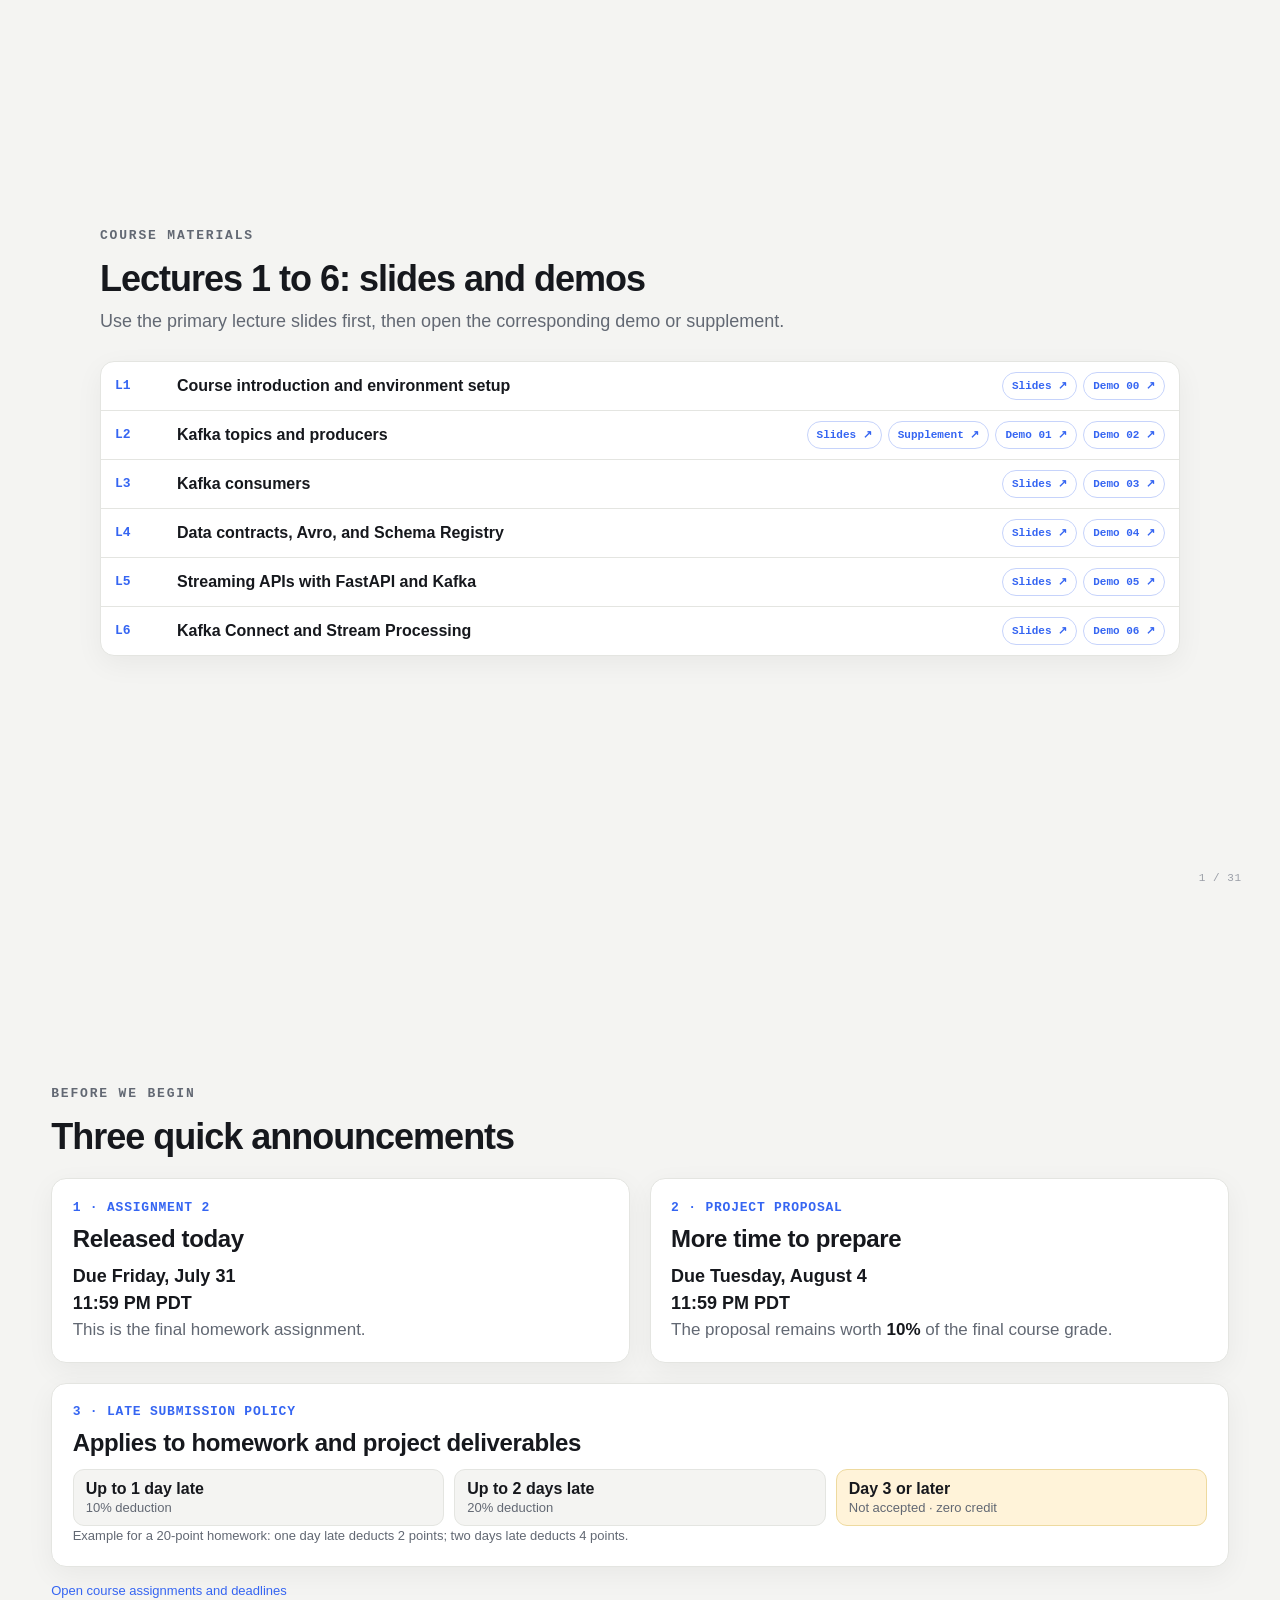
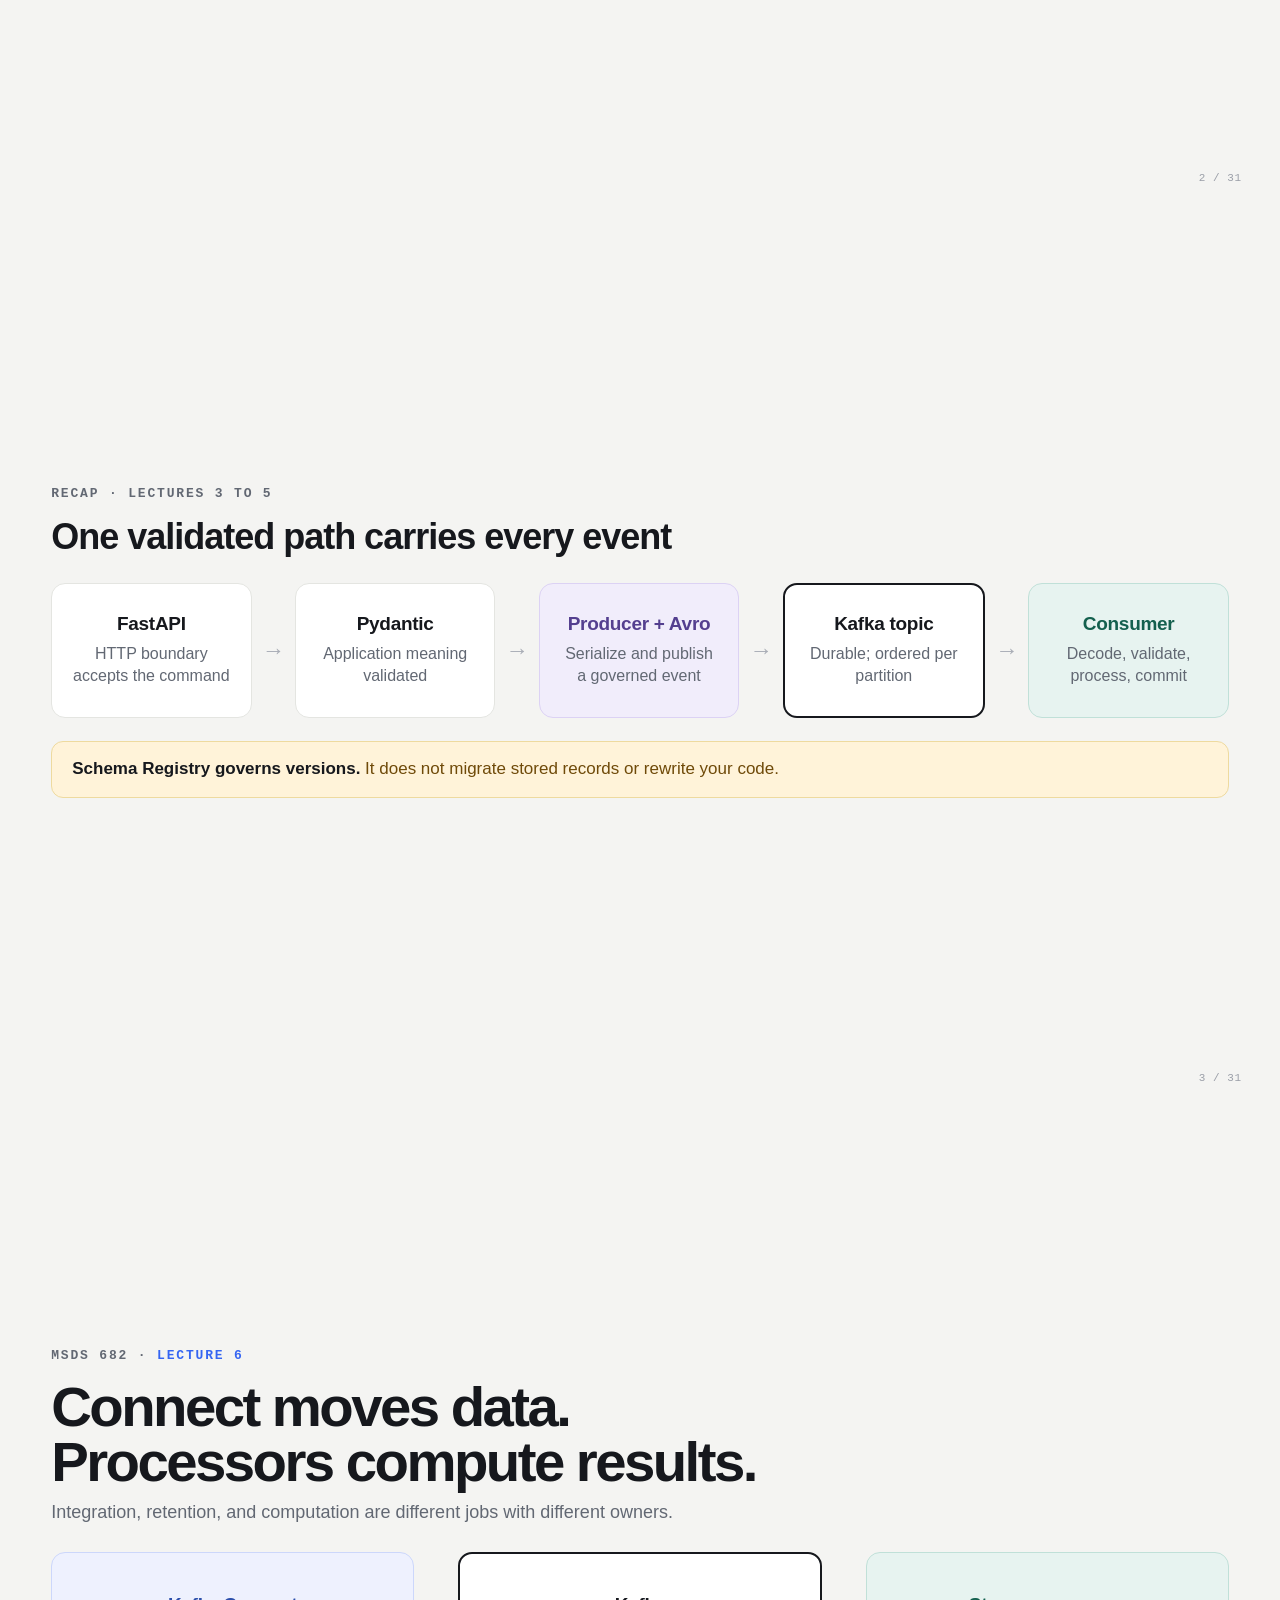
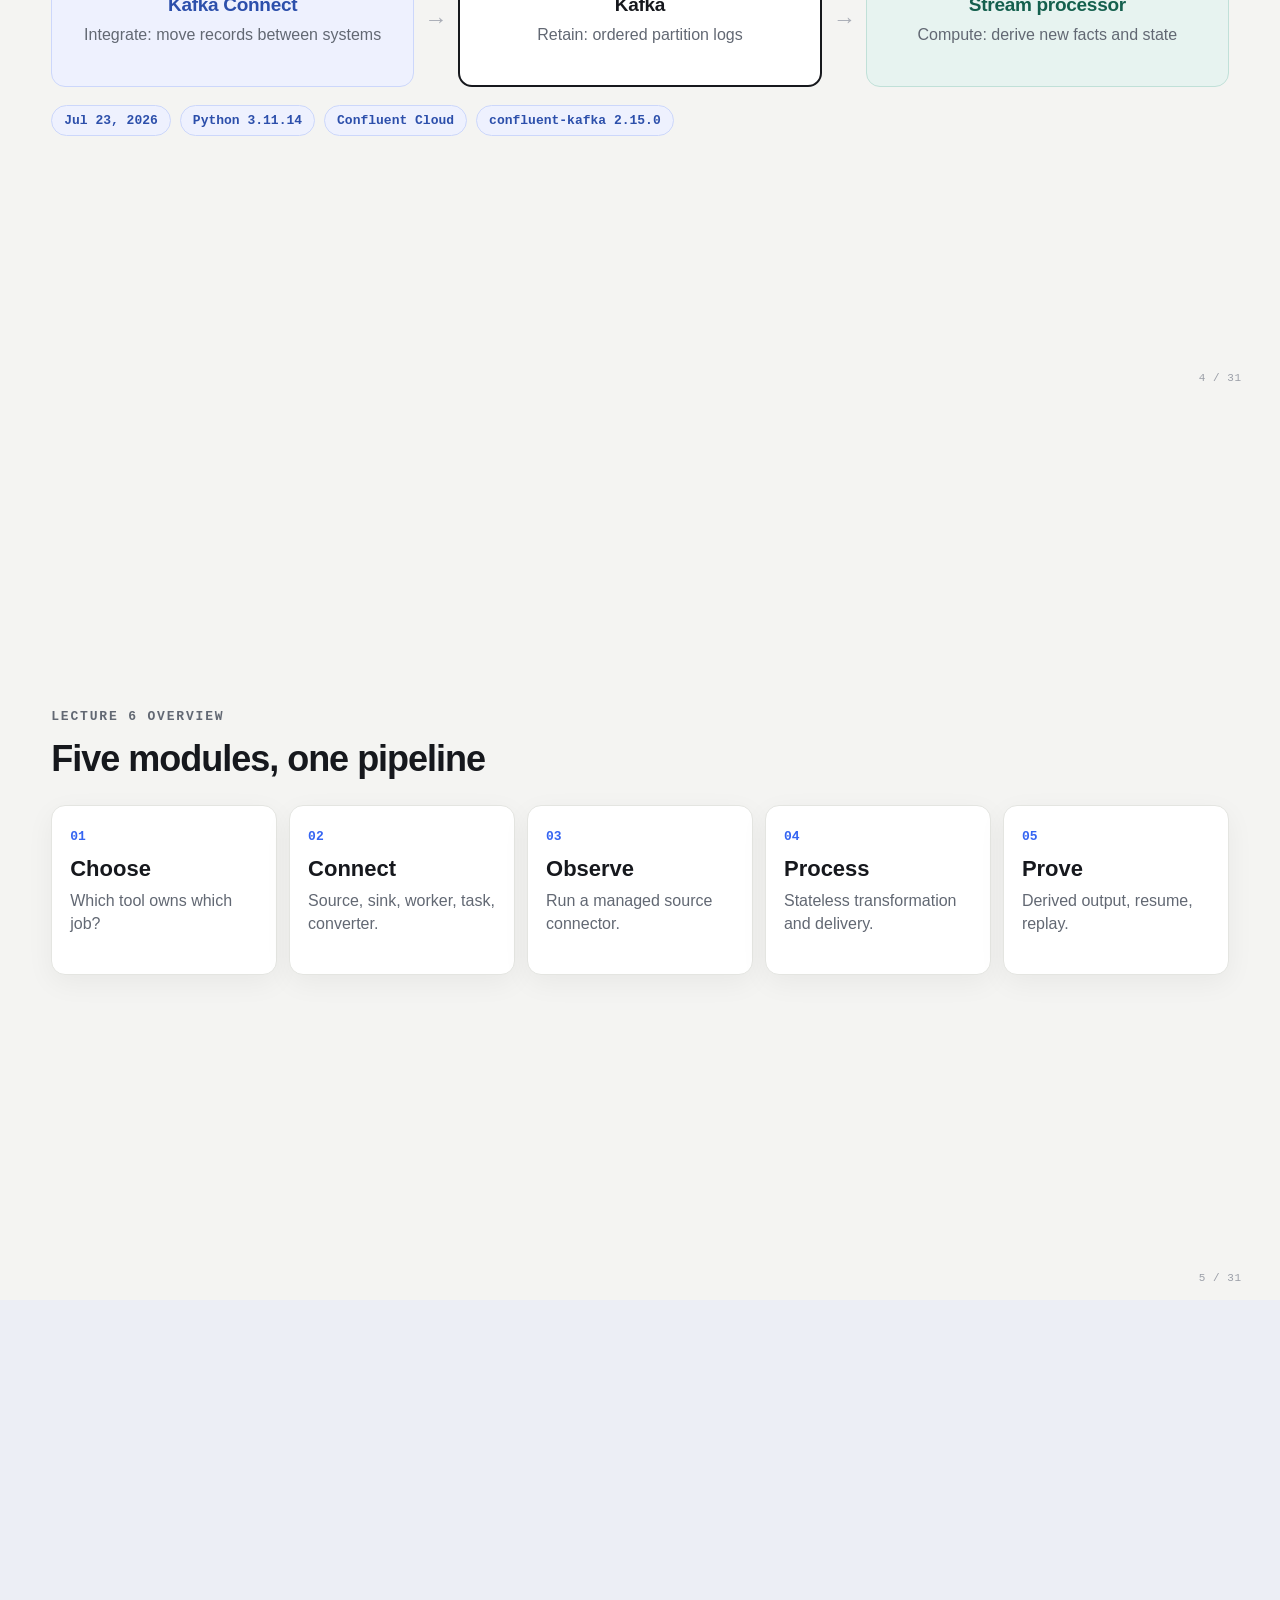
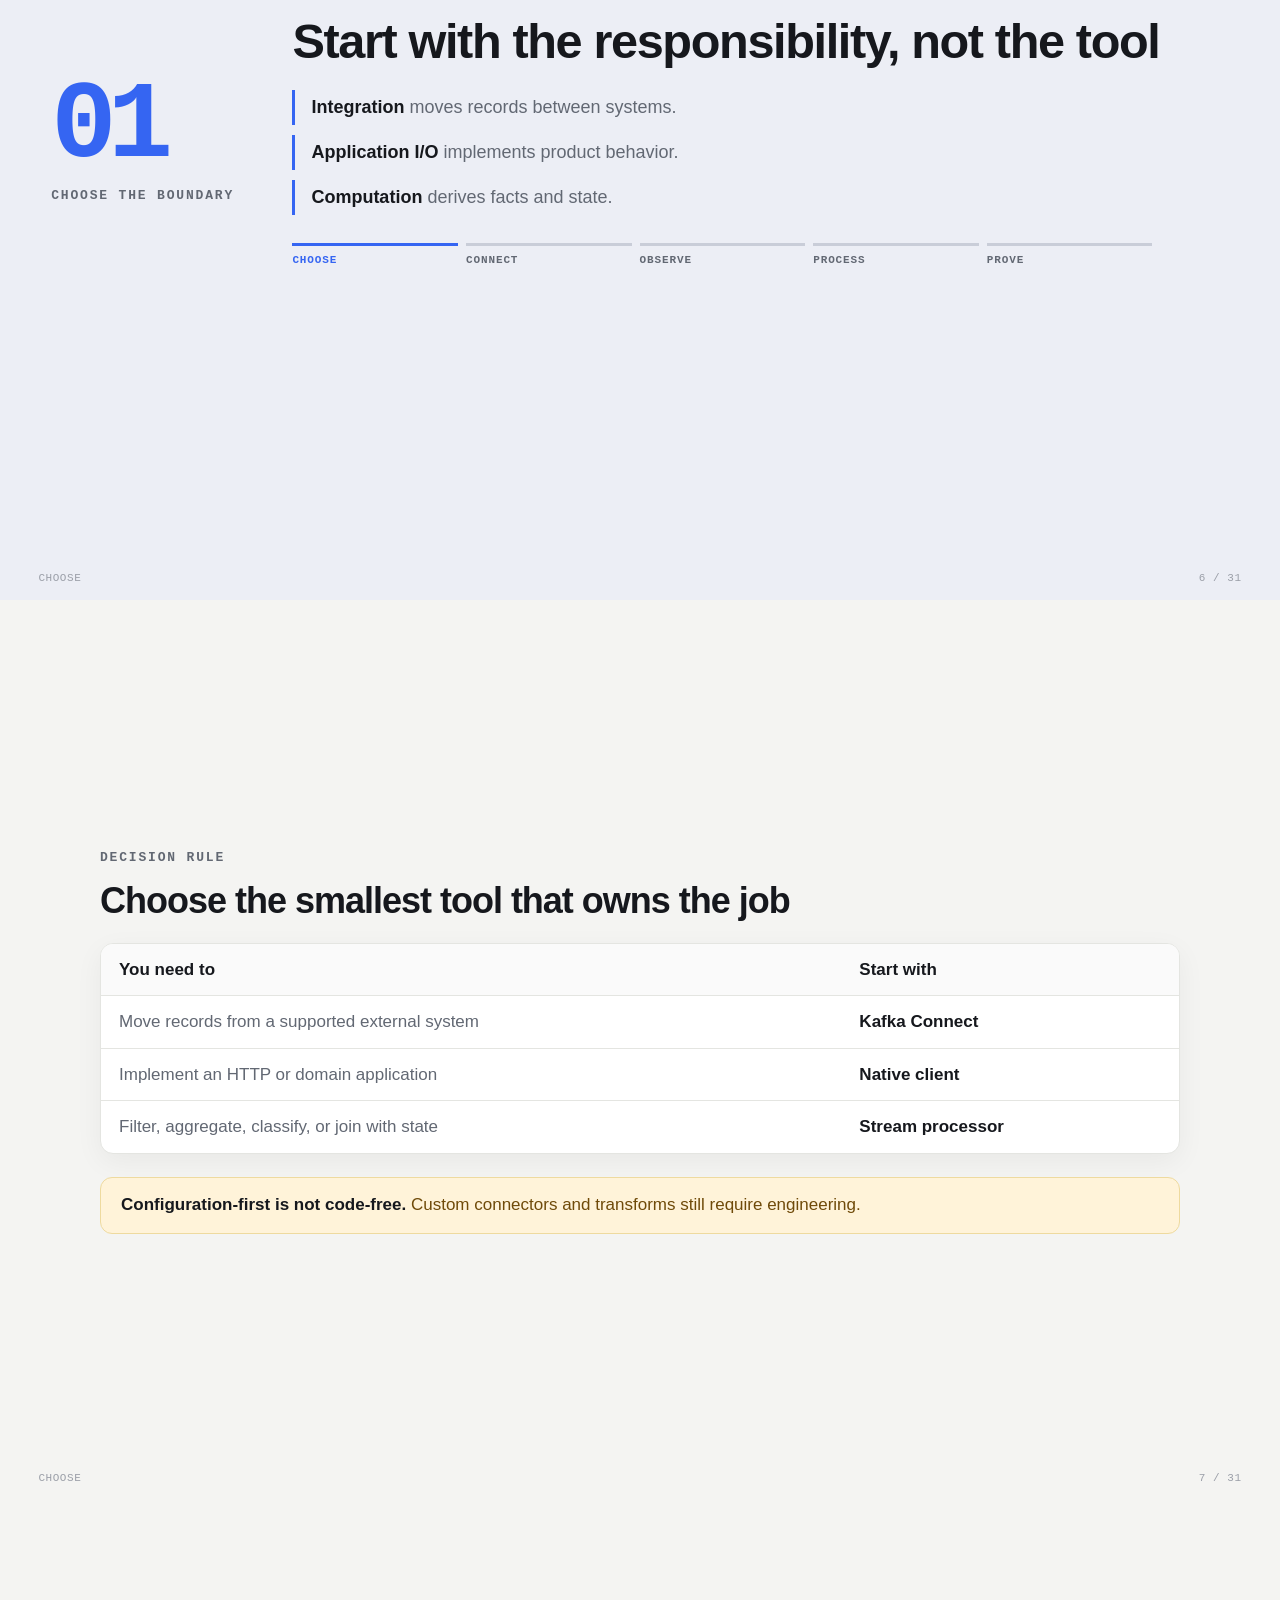
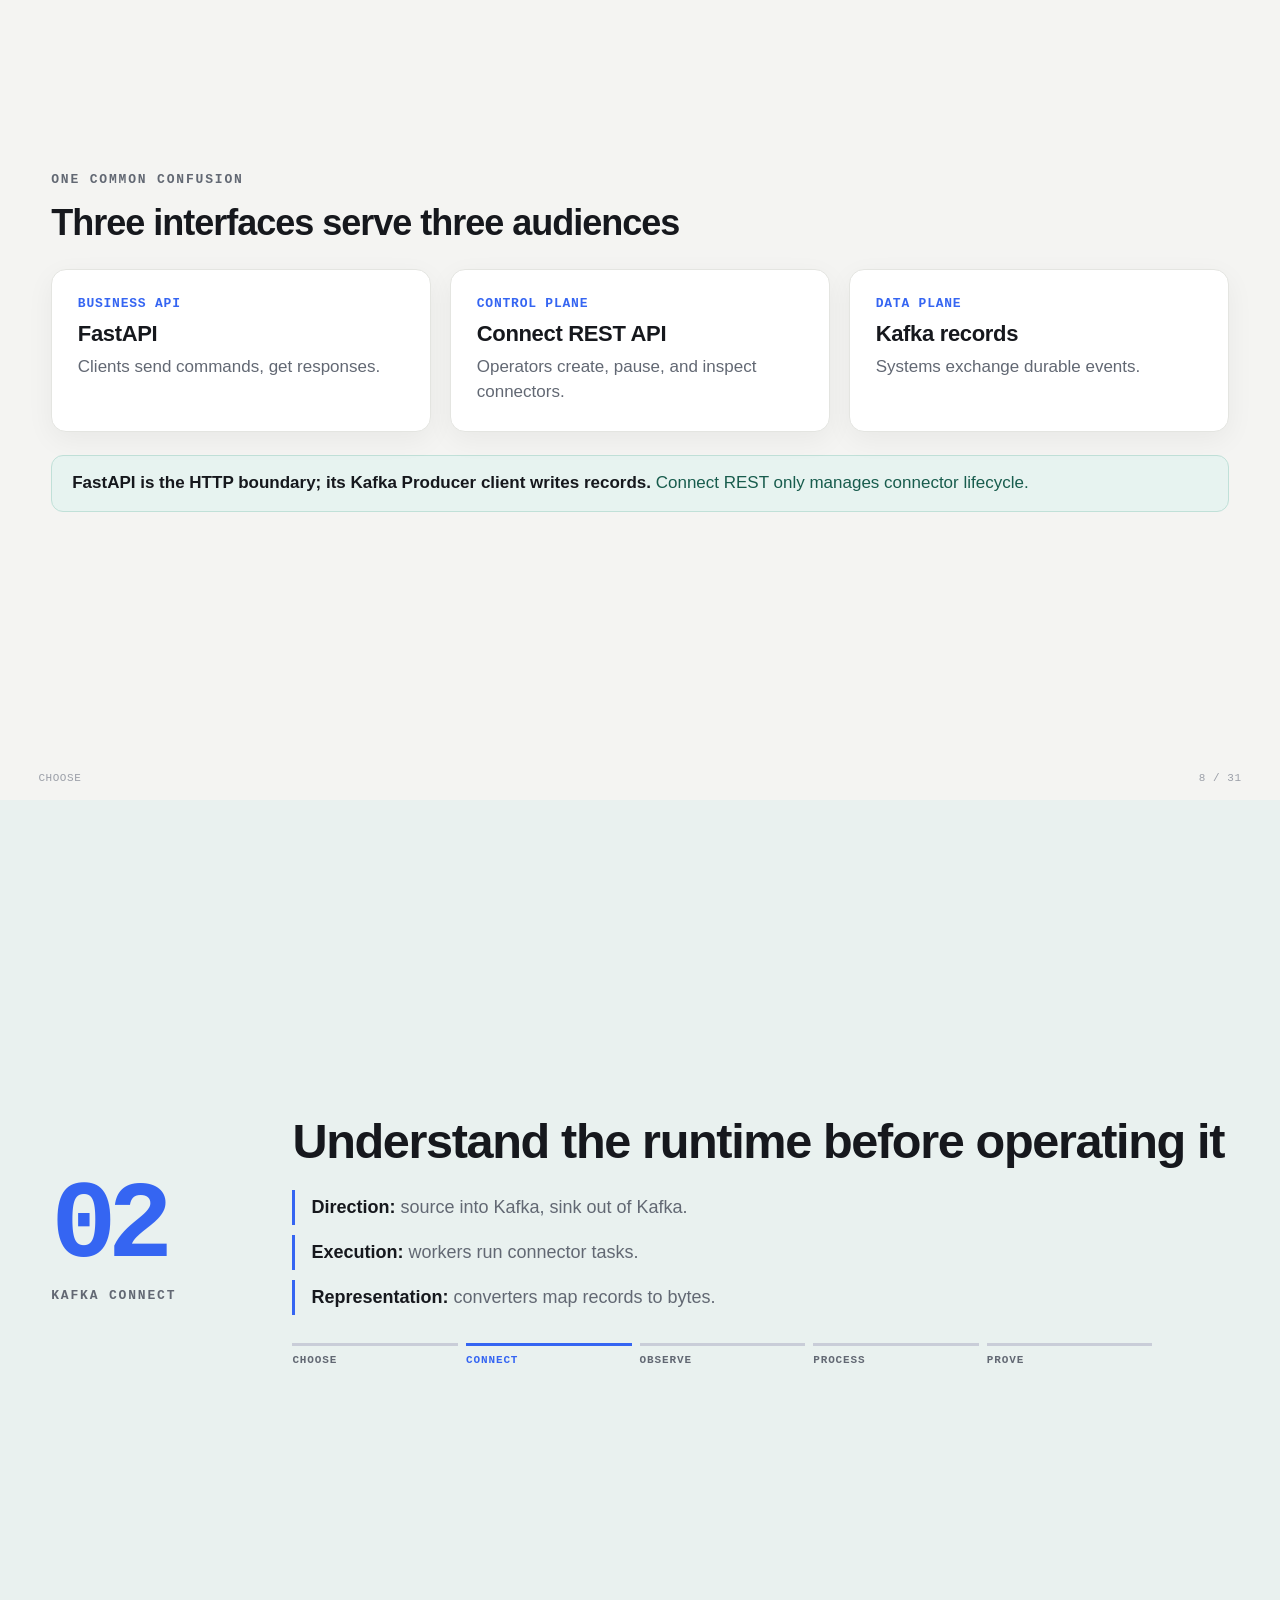
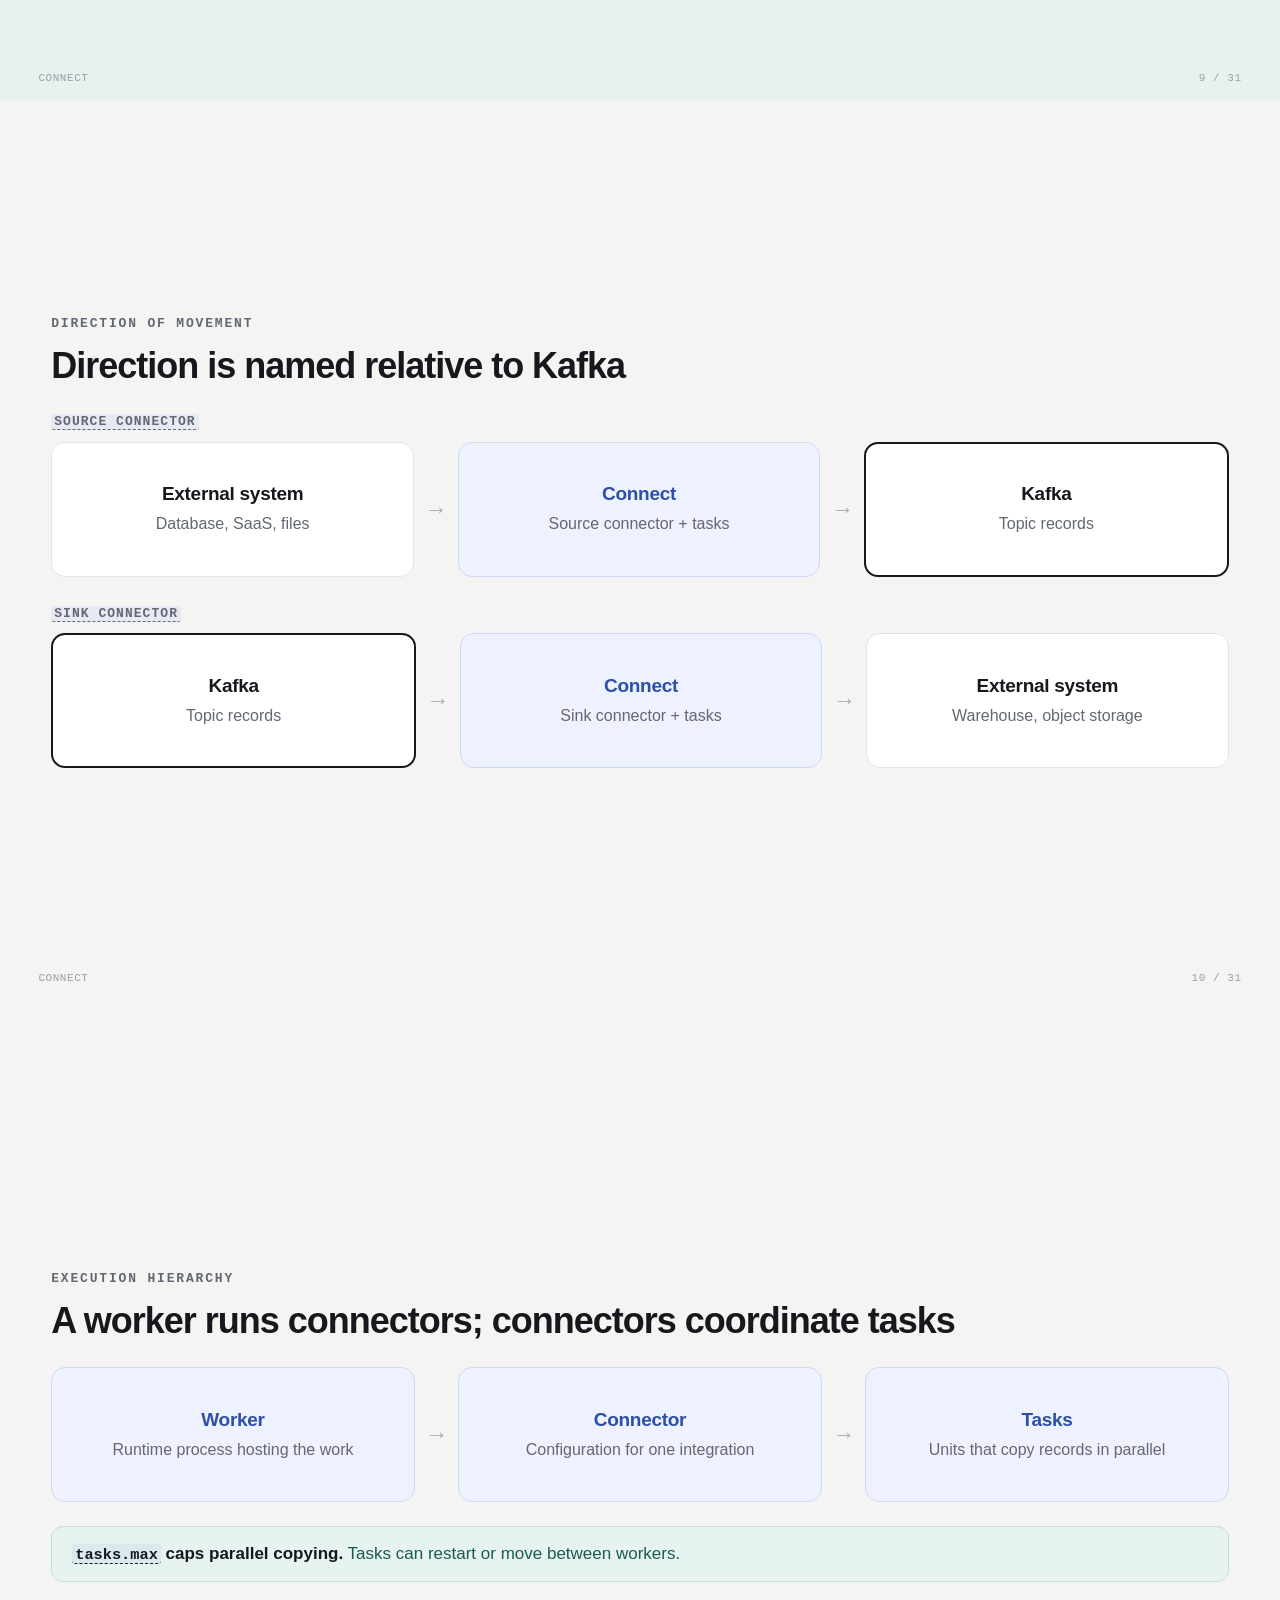
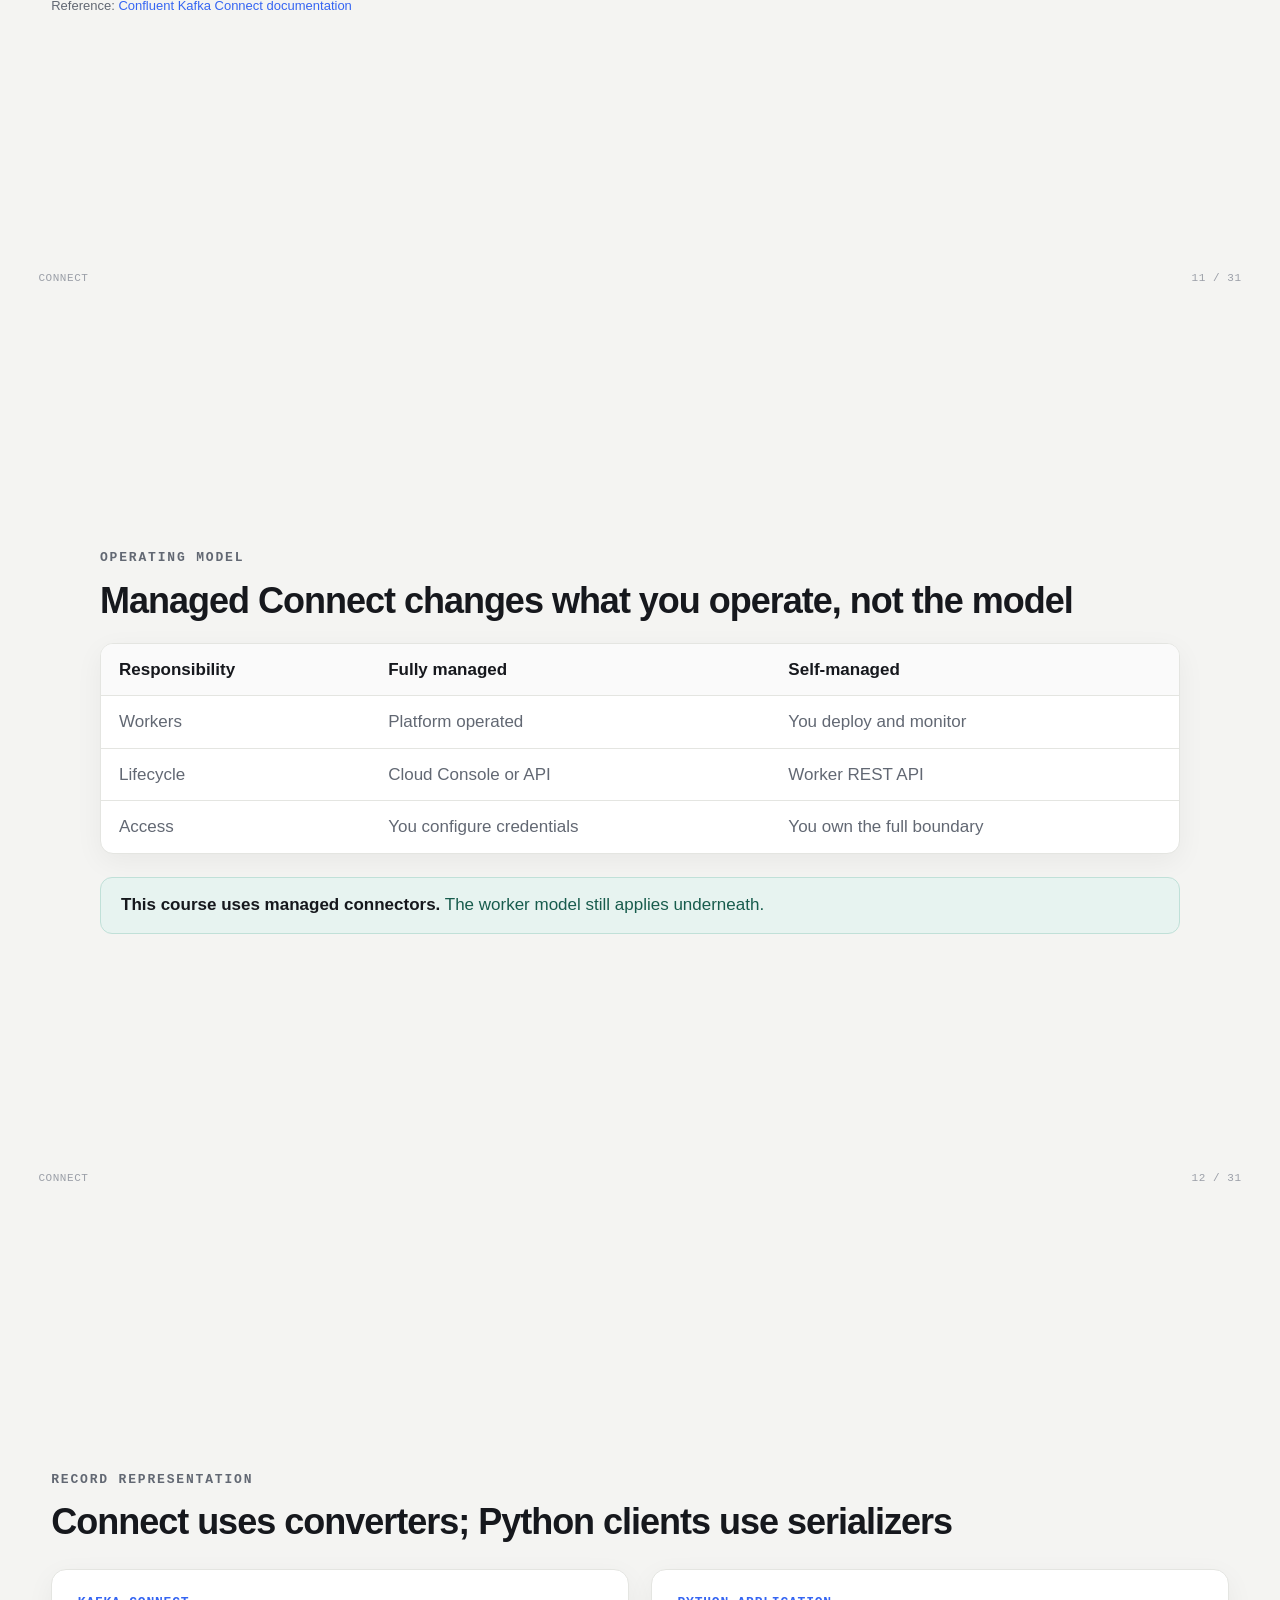
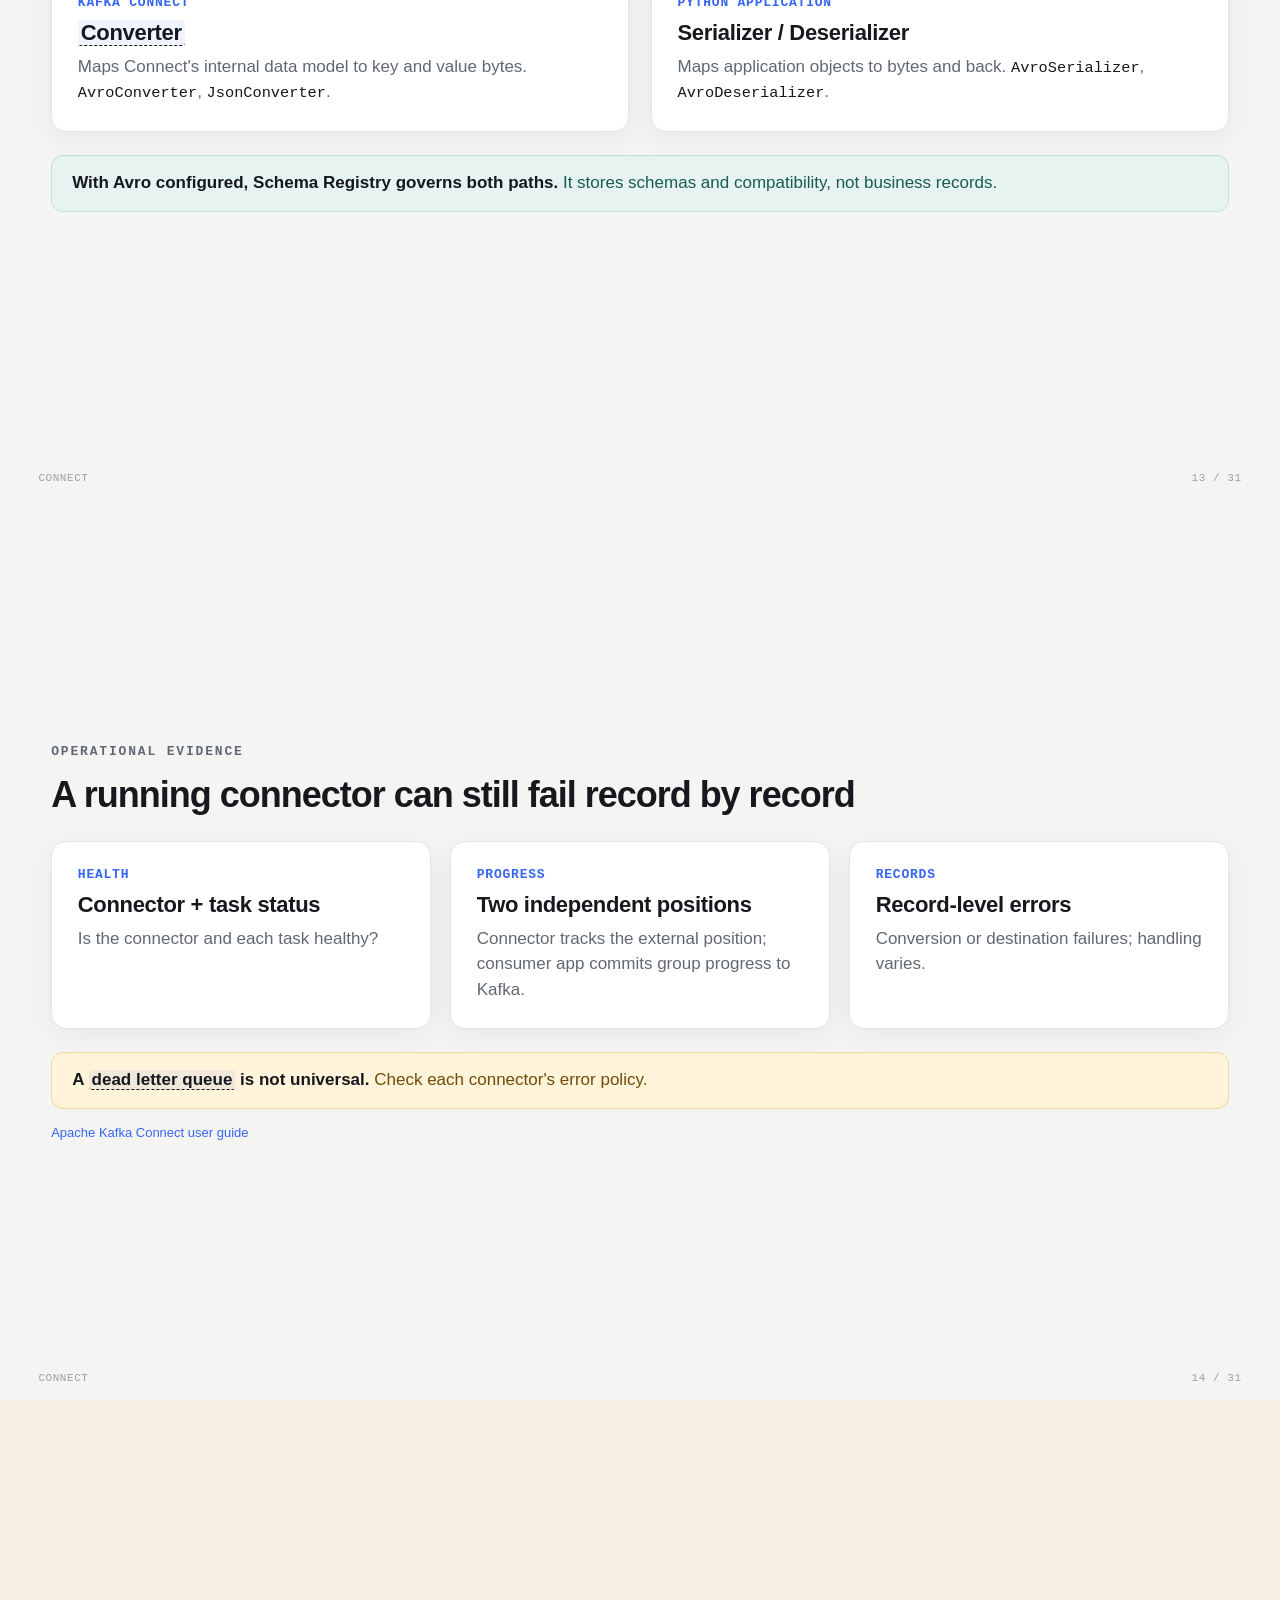
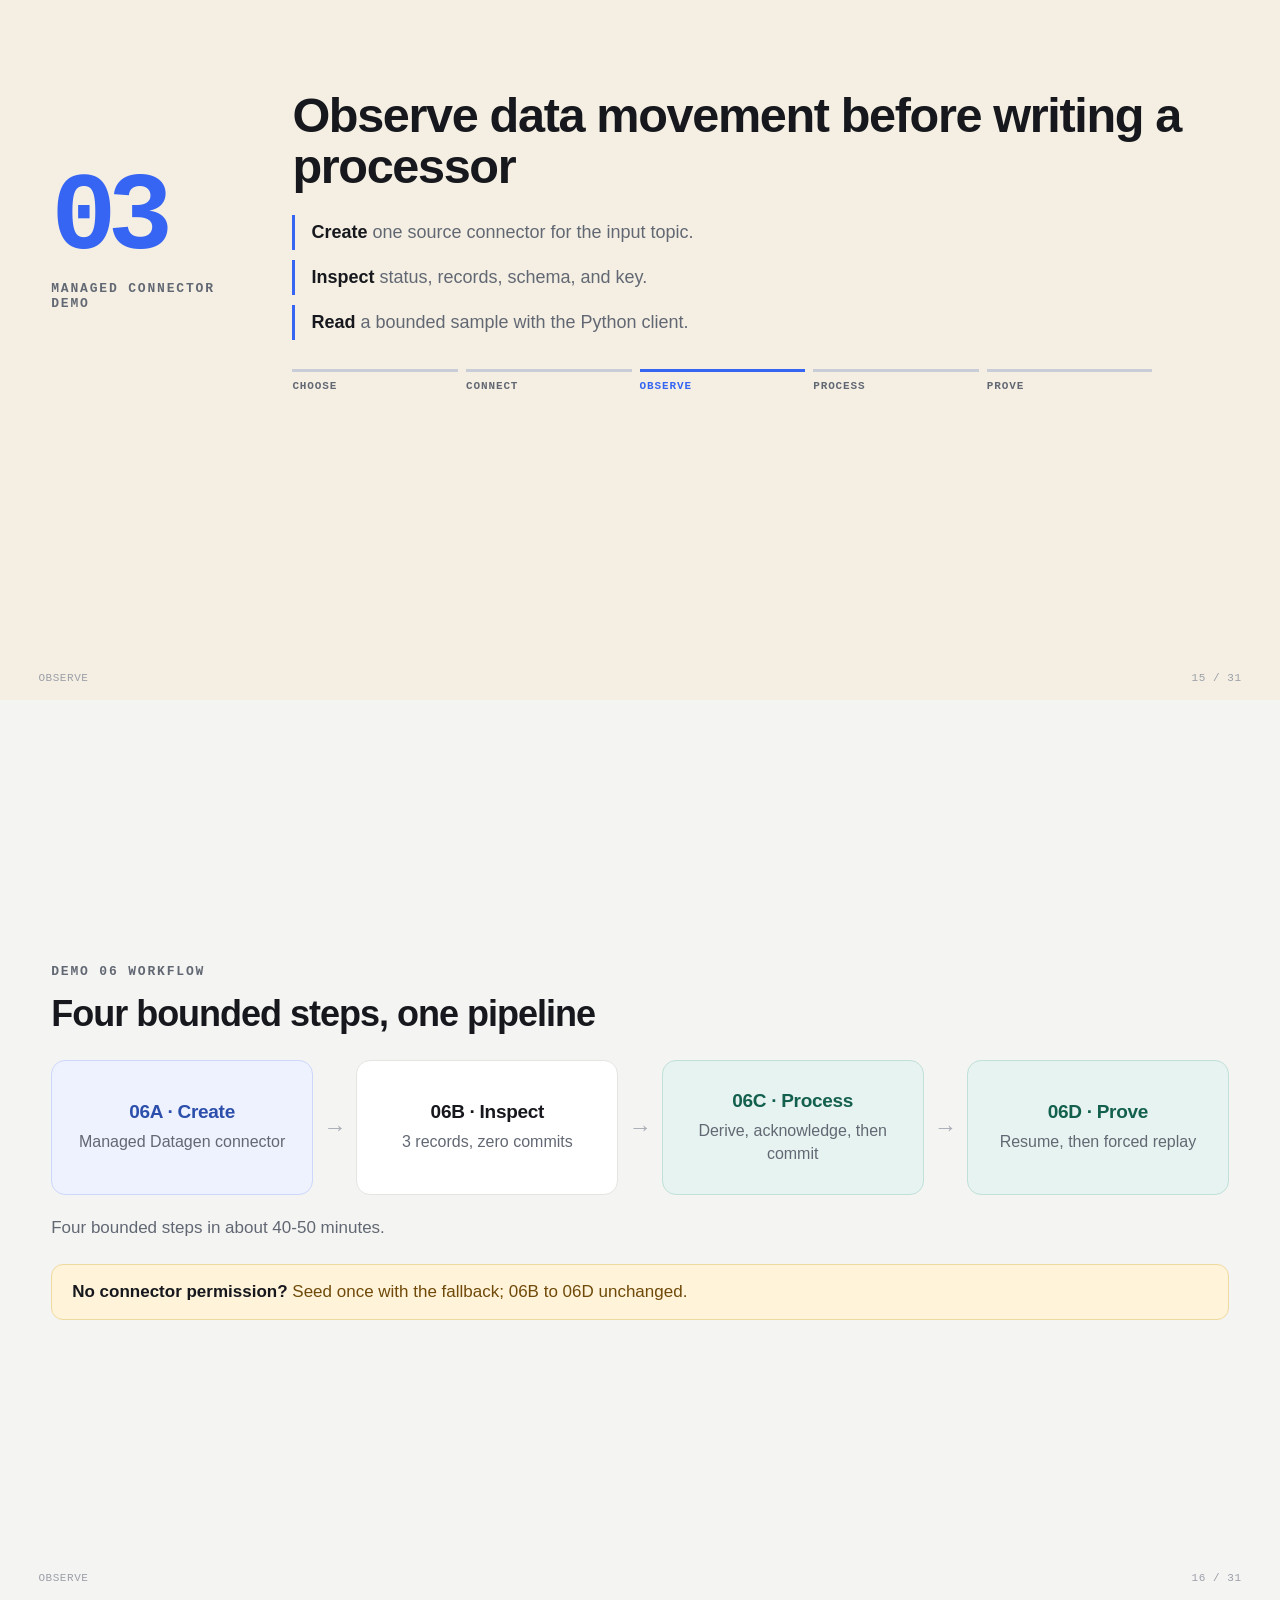
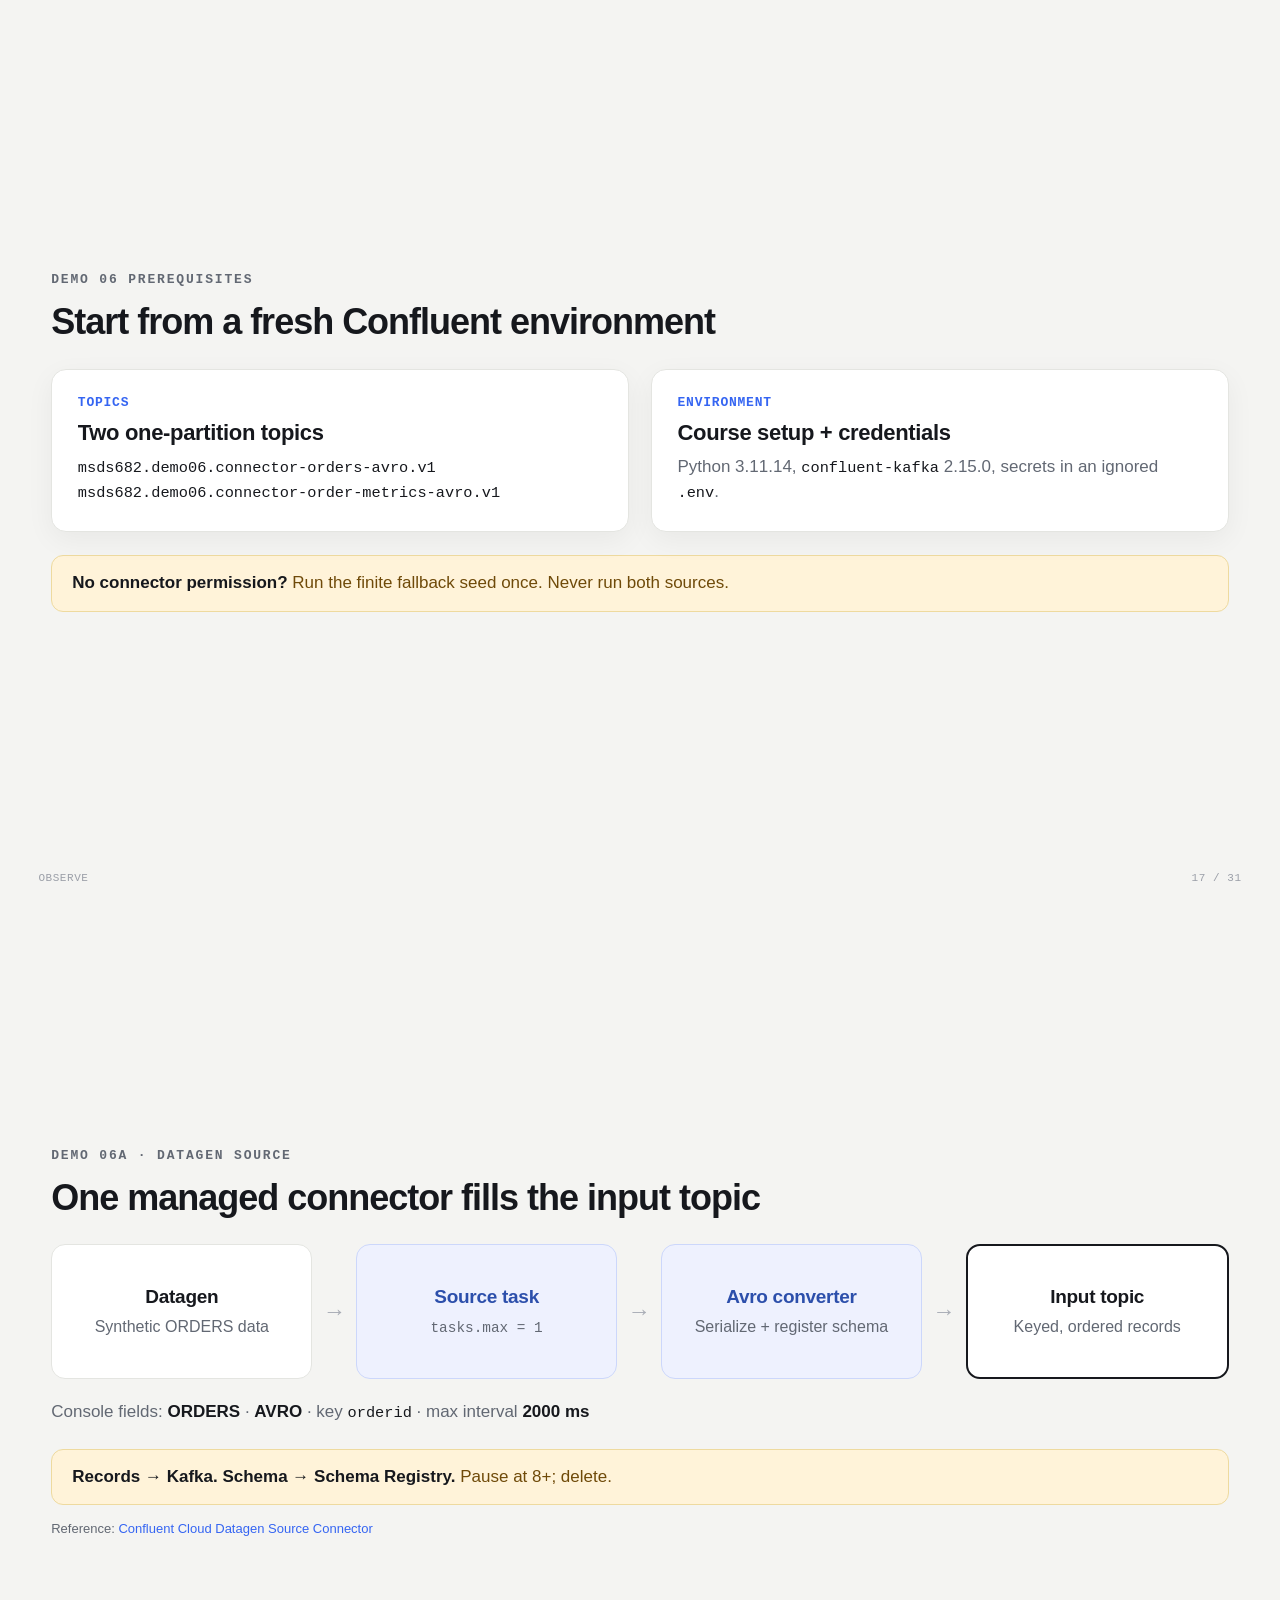
<file: handouts/lec6-kafka-connect-stream-processing.html>
<!doctype html>
<html lang="en">
<head>
  <meta charset="utf-8">
  <meta name="viewport" content="width=device-width, initial-scale=1">
  <meta name="description" content="MSDS 682 Lecture 6 slides: Kafka Connect, managed connectors, and bounded stream processing with Confluent Cloud.">
  <title>MSDS 682 · Lecture 6 · Kafka Connect and Stream Processing</title>
  <style>
    :root {
      --bg: #f4f4f2;
      --ink: #16181d;
      --muted: #626873;
      --line: #e4e5e1;
      --panel: #ffffff;
      --accent: #3565f2;
      --accent-soft: #eef1fe;
      --accent-line: #ccd7fb;
      --green: #0e7f66;
      --green-soft: #e7f3f0;
      --green-line: #c0e0d8;
      --amber: #8a5a06;
      --amber-soft: #fff3d9;
      --amber-line: #eeda9f;
      --purple: #6f4fc3;
      --purple-soft: #f1edfb;
      --purple-line: #dcd2f4;
      --code-bg: #171b24;
      --code-ink: #e9edf5;
      --mono: "SF Mono", Menlo, Consolas, monospace;
      --shadow: 0 8px 28px rgba(22, 24, 29, .05);
      --fs-body: clamp(17px, 1.1vw, 22px);
      --fs-small: clamp(16px, 1vw, 20px);
      --fs-kicker: clamp(13px, .85vw, 16px);
    }

    * { box-sizing: border-box; }

    html, body {
      margin: 0;
      background: var(--bg);
      color: var(--ink);
      font-family: -apple-system, BlinkMacSystemFont, "Helvetica Neue", Arial, sans-serif;
    }

    html {
      scroll-snap-type: y mandatory;
      scroll-behavior: smooth;
    }

    body { overflow-x: hidden; }

    section.slide {
      min-height: 100vh;
      scroll-snap-align: start;
      display: grid;
      place-items: center;
      padding: 4vh 3vw 6vh;
      position: relative;
    }

    .frame { width: min(1320px, 92vw); }
    .frame.narrow { width: min(1080px, 88vw); }

    .kicker {
      margin: 0 0 14px;
      color: var(--muted);
      font-family: var(--mono);
      font-size: var(--fs-kicker);
      font-weight: 700;
      letter-spacing: .14em;
      text-transform: uppercase;
    }

    .kicker b { color: var(--accent); font-weight: 700; }

    h1 {
      margin: 0 0 10px;
      font-size: clamp(36px, 2.8vw, 54px);
      font-weight: 750;
      letter-spacing: -.028em;
      line-height: 1.06;
    }

    .hero h1 {
      max-width: 1120px;
      font-size: clamp(52px, 4.4vw, 84px);
      line-height: .98;
      letter-spacing: -.045em;
    }

    .sub {
      margin: 0 0 3vh;
      color: var(--muted);
      font-size: clamp(18px, 1.3vw, 25px);
      line-height: 1.45;
    }

    p, li, td, th { font-size: var(--fs-body); line-height: 1.5; }

    code { font-family: var(--mono); font-size: .9em; }

    /* ---- cards, duo, trio ---- */

    .duo {
      display: grid;
      grid-template-columns: repeat(2, minmax(0, 1fr));
      gap: clamp(16px, 1.7vw, 28px);
      align-items: stretch;
    }

    .trio {
      display: grid;
      grid-template-columns: repeat(3, minmax(0, 1fr));
      gap: clamp(14px, 1.5vw, 24px);
      align-items: stretch;
    }

    .card {
      background: var(--panel);
      border: 1px solid var(--line);
      border-radius: 15px;
      padding: clamp(20px, 2vw, 32px);
      box-shadow: var(--shadow);
    }

    .card .tag {
      display: block;
      margin: 0 0 10px;
      color: var(--accent);
      font-family: var(--mono);
      font-size: var(--fs-kicker);
      font-weight: 700;
      letter-spacing: .06em;
      text-transform: uppercase;
    }

    .card h2 {
      margin: 0 0 8px;
      font-size: clamp(22px, 1.6vw, 31px);
      line-height: 1.15;
      letter-spacing: -.015em;
    }

    .card p { margin: 0; color: var(--muted); }
    .card p strong, .card p code { color: var(--ink); }

    .chip { text-align: center; }
    .chip h2 { margin: 0; font-size: clamp(26px, 2vw, 40px); }
    .chip p { margin-top: 6px; }

    /* ---- the flow rail ---- */

    .rail {
      display: flex;
      align-items: stretch;
      gap: clamp(8px, .8vw, 14px);
      margin: 3vh 0 0;
    }

    .rail-node {
      flex: 1;
      min-height: clamp(120px, 15vh, 165px);
      display: grid;
      align-content: center;
      border: 1px solid var(--line);
      border-radius: 14px;
      background: var(--panel);
      padding: clamp(16px, 1.5vw, 24px);
      text-align: center;
    }

    .rail-node b {
      font-size: clamp(19px, 1.4vw, 27px);
      letter-spacing: -.015em;
    }

    .rail-node span {
      display: block;
      margin-top: 8px;
      color: var(--muted);
      font-size: var(--fs-small);
      line-height: 1.4;
    }

    .rail-node.n-connect { background: var(--accent-soft); border-color: var(--accent-line); }
    .rail-node.n-connect b { color: #2c4fab; }
    .rail-node.n-kafka { background: var(--panel); border: 2px solid var(--ink); }
    .rail-node.n-proc { background: var(--green-soft); border-color: var(--green-line); }
    .rail-node.n-proc b { color: #14604e; }
    .rail-node.n-reg { background: var(--purple-soft); border-color: var(--purple-line); }
    .rail-node.n-reg b { color: #543f8f; }

    .rail-arrow {
      display: grid;
      place-items: center;
      color: #a9adb6;
      font-size: clamp(22px, 1.8vw, 34px);
      font-weight: 600;
    }

    .rail-title {
      margin: 3vh 0 0;
      color: var(--muted);
      font-family: var(--mono);
      font-size: var(--fs-kicker);
      font-weight: 700;
      letter-spacing: .08em;
      text-transform: uppercase;
    }

    .rail-title + .rail { margin-top: 10px; }

    .factline {
      margin: 2.2vh 0 0;
      color: var(--muted);
      font-size: var(--fs-body);
    }

    .factline strong, .factline code { color: var(--ink); }

    /* ---- table ---- */

    table {
      width: 100%;
      margin-top: 2.5vh;
      border-collapse: separate;
      border-spacing: 0;
      overflow: hidden;
      background: var(--panel);
      border: 1px solid var(--line);
      border-radius: 13px;
      box-shadow: var(--shadow);
    }

    th, td {
      padding: clamp(13px, 1.3vh, 18px) 18px;
      text-align: left;
      vertical-align: top;
      border-bottom: 1px solid var(--line);
    }

    th { color: var(--ink); background: #fafafa; font-weight: 750; }
    td { color: var(--muted); }
    td strong, td code { color: var(--ink); }
    tr:last-child td { border-bottom: 0; }

    /* ---- code panel ---- */

    .codecard {
      background: var(--code-bg);
      border-radius: 15px;
      padding: clamp(20px, 1.8vw, 30px);
      box-shadow: 0 12px 36px rgba(23, 27, 36, .14);
    }

    pre {
      margin: 0;
      color: var(--code-ink);
      font-family: var(--mono);
      font-size: clamp(15px, 1vw, 19px);
      line-height: 1.6;
      white-space: pre-wrap;
      overflow-wrap: anywhere;
    }

    .kw { color: #98b9ff; }
    .num { color: #f0c97b; }

    /* ---- takeaway bar: one per slide ---- */

    .takeaway {
      margin-top: clamp(18px, 2.6vh, 30px);
      border-radius: 12px;
      padding: 15px 20px;
      font-size: var(--fs-body);
      line-height: 1.45;
    }

    .takeaway strong { color: var(--ink); }

    .takeaway.point {
      background: var(--green-soft);
      border: 1px solid var(--green-line);
      color: #185c4d;
    }

    .takeaway.caveat {
      background: var(--amber-soft);
      border: 1px solid var(--amber-line);
      color: #6f4a09;
    }

    /* ---- title slide ---- */

    .hero-meta {
      display: flex;
      flex-wrap: wrap;
      gap: 9px;
      margin: 18px 0 0;
    }

    .pill {
      display: inline-flex;
      padding: 7px 12px;
      border: 1px solid var(--accent-line);
      border-radius: 999px;
      background: var(--accent-soft);
      color: #2c4fab;
      font-family: var(--mono);
      font-size: var(--fs-kicker);
      font-weight: 700;
    }

    /* ---- module TOC + dividers ---- */

    .module-toc {
      display: grid;
      grid-template-columns: repeat(5, minmax(0, 1fr));
      gap: 12px;
      margin-top: 3vh;
    }

    .module-toc a {
      min-height: 170px;
      border: 1px solid var(--line);
      border-radius: 14px;
      background: var(--panel);
      padding: 20px 18px;
      color: inherit;
      text-decoration: none;
      box-shadow: var(--shadow);
    }

    .module-toc .number {
      color: var(--accent);
      font-family: var(--mono);
      font-size: var(--fs-kicker);
      font-weight: 800;
    }

    .module-toc h2 { margin: 12px 0 8px; font-size: clamp(22px, 1.6vw, 30px); }
    .module-toc p { margin: 0; color: var(--muted); font-size: var(--fs-small); line-height: 1.4; }

    .module-divider { background: #eceef5; }
    .module-divider[data-tone="green"] { background: #e9f1ef; }
    .module-divider[data-tone="amber"] { background: #f5efe3; }
    .module-divider[data-tone="purple"] { background: #f0ecf8; }

    .module-divider-shell {
      display: grid;
      grid-template-columns: 190px 1fr;
      gap: clamp(28px, 4vw, 64px);
      align-items: center;
    }

    .module-index {
      font-family: var(--mono);
      font-size: clamp(80px, 8.5vw, 150px);
      line-height: .9;
      color: var(--accent);
      font-weight: 800;
      letter-spacing: -.08em;
    }

    .module-label {
      margin-top: 12px;
      color: var(--muted);
      font-family: var(--mono);
      font-size: var(--fs-kicker);
      font-weight: 700;
      text-transform: uppercase;
      letter-spacing: .14em;
    }

    .module-divider h1 {
      max-width: 950px;
      font-size: clamp(44px, 3.8vw, 72px);
    }

    .module-points {
      margin: 2.5vh 0 0;
      padding: 0;
      list-style: none;
      display: grid;
      gap: 10px;
      max-width: 860px;
    }

    .module-points li {
      border-left: 3px solid var(--accent);
      padding: 4px 0 4px 16px;
      color: var(--muted);
      font-size: clamp(18px, 1.3vw, 25px);
    }

    .module-points li strong { color: var(--ink); }

    /* ---- synthesis list ---- */

    .final-list {
      margin: 3vh 0 0;
      padding: 0;
      list-style: none;
      counter-reset: final;
    }

    .final-list li {
      counter-increment: final;
      display: flex;
      align-items: baseline;
      gap: 18px;
      padding: clamp(12px, 1.6vh, 20px) 4px;
      border-bottom: 1px solid var(--line);
      font-size: clamp(21px, 1.6vw, 31px);
      font-weight: 640;
      letter-spacing: -.015em;
    }

    .final-list li::before {
      content: counter(final);
      color: var(--accent);
      font-family: var(--mono);
      font-size: clamp(16px, 1.1vw, 21px);
      font-weight: 800;
    }

    .final-list li:last-child { border-bottom: 0; }

    /* ---- course map ---- */

    .map-grid {
      display: grid;
      grid-template-columns: repeat(8, minmax(0, 1fr));
      gap: 8px;
      margin-top: 2.5vh;
    }

    .map-grid .rail-node { position: relative; }

    .map-grid .rail-node:not(:nth-child(8))::after {
      content: "→";
      position: absolute;
      right: -12px;
      top: 50%;
      transform: translateY(-50%);
      color: #a9adb6;
      font-size: clamp(13px, 1vw, 18px);
      z-index: 1;
    }

    .rail-node.sm { min-height: clamp(74px, 10vh, 104px); padding: 12px 8px; }
    .rail-node.sm b { font-size: clamp(15px, 1.05vw, 20px); }
    .rail-node.sm span { margin-top: 4px; font-size: clamp(12px, .82vw, 15px); }

    .map-span {
      margin-top: 2px;
      border-top: 3px solid var(--accent);
      padding-top: 7px;
      text-align: center;
      color: var(--accent);
      font-family: var(--mono);
      font-size: clamp(11px, .75vw, 14px);
      font-weight: 700;
      letter-spacing: .06em;
      text-transform: uppercase;
    }

    .map-span.a { grid-column: 1 / span 3; }
    .map-span.b { grid-column: 4 / span 3; }
    .map-span.c { grid-column: 7 / span 2; border-top-color: #c9cdd8; color: var(--muted); }

    /* ---- links + chrome ---- */

    .links {
      margin-top: 16px;
      color: var(--muted);
      font-size: clamp(13px, .85vw, 16px);
    }

    .links a { color: var(--accent); text-decoration: none; }

    .course-materials {
      margin: 2.5vh 0 0;
      padding: 0;
      overflow: hidden;
      border: 1px solid var(--line);
      border-radius: 14px;
      background: var(--panel);
      box-shadow: var(--shadow);
      list-style: none;
    }

    .course-materials li {
      display: grid;
      grid-template-columns: 48px minmax(0, 1fr) auto;
      gap: 14px;
      align-items: center;
      padding: 10px 14px;
      border-bottom: 1px solid var(--line);
    }

    .course-materials li:last-child { border-bottom: 0; }

    .course-materials .lecture-number {
      color: var(--accent);
      font-family: var(--mono);
      font-size: clamp(13px, .9vw, 16px);
      font-weight: 800;
    }

    .course-materials .lecture-topic {
      font-size: clamp(16px, 1.1vw, 21px);
      font-weight: 700;
    }

    .course-material-links {
      display: flex;
      flex-wrap: wrap;
      justify-content: flex-end;
      gap: 6px;
    }

    .course-material-links a {
      display: inline-flex;
      align-items: center;
      min-height: 28px;
      padding: 3px 9px;
      border: 1px solid #c6d3fb;
      border-radius: 999px;
      color: var(--accent);
      font-family: var(--mono);
      font-size: clamp(11px, .72vw, 13px);
      font-weight: 700;
      text-decoration: none;
      white-space: nowrap;
    }

    .course-material-links a:hover { background: var(--accent-soft); }

    .announcement-grid {
      display: grid;
      grid-template-columns: repeat(2, minmax(0, 1fr));
      gap: clamp(14px, 1.5vw, 22px);
      margin-top: 2.5vh;
    }

    .announcement-card {
      padding: clamp(16px, 1.6vw, 24px);
    }

    .announcement-card h2 {
      margin-bottom: 6px;
      font-size: clamp(24px, 1.7vw, 34px);
    }

    .announcement-card .announcement-date {
      margin-top: 10px;
      color: var(--ink);
      font-size: clamp(18px, 1.25vw, 24px);
      font-weight: 750;
    }

    .announcement-policy {
      grid-column: 1 / -1;
    }

    .late-policy {
      display: grid;
      grid-template-columns: repeat(3, minmax(0, 1fr));
      gap: 10px;
      margin-top: 12px;
    }

    .late-tier {
      border: 1px solid var(--line);
      border-radius: 11px;
      padding: 10px 12px;
      background: var(--bg);
    }

    .late-tier strong,
    .late-tier span {
      display: block;
    }

    .late-tier strong {
      color: var(--ink);
      font-size: clamp(16px, 1.05vw, 20px);
    }

    .late-tier span {
      margin-top: 2px;
      color: var(--muted);
      font-size: clamp(13px, .85vw, 16px);
    }

    .late-tier.stop {
      border-color: var(--amber-line);
      background: var(--amber-soft);
    }

    .policy-example {
      margin: 10px 0 0;
      color: var(--muted);
      font-size: clamp(13px, .85vw, 16px);
    }

    .celebration-layout {
      display: grid;
      grid-template-columns: 280px minmax(0, 1fr);
      gap: clamp(28px, 4vw, 64px);
      align-items: center;
      margin-top: 3vh;
    }

    .halfway-ring {
      width: min(260px, 30vw);
      aspect-ratio: 1;
      display: grid;
      place-items: center;
      border-radius: 50%;
      background: conic-gradient(var(--accent) 0 50%, #e7e9ef 50% 100%);
      box-shadow: var(--shadow);
    }

    .halfway-ring-inner {
      width: 72%;
      aspect-ratio: 1;
      display: grid;
      place-items: center;
      border-radius: 50%;
      background: var(--bg);
      text-align: center;
    }

    .halfway-ring strong {
      display: block;
      color: var(--accent);
      font-size: clamp(42px, 4.5vw, 72px);
      line-height: 1;
    }

    .halfway-ring span {
      display: block;
      margin-top: 5px;
      color: var(--muted);
      font-family: var(--mono);
      font-size: clamp(12px, .8vw, 15px);
      font-weight: 700;
      letter-spacing: .08em;
      text-transform: uppercase;
    }

    .celebration-copy h2 {
      margin: 0 0 12px;
      font-size: clamp(28px, 2.2vw, 44px);
    }

    .celebration-copy p {
      margin: 0 0 14px;
      color: var(--muted);
      font-size: clamp(18px, 1.25vw, 24px);
    }

    .pager, .crumb {
      position: absolute;
      bottom: 16px;
      color: #9b9fa8;
      font-family: var(--mono);
      font-size: 11px;
      letter-spacing: .05em;
    }

    .pager { right: 3vw; }
    .crumb { left: 3vw; text-transform: uppercase; }

    /* ---- you-are-here strip ---- */

    .module-strip {
      display: flex;
      gap: 8px;
      margin-top: 3.2vh;
      max-width: 860px;
    }

    .module-strip span {
      flex: 1;
      border-top: 3px solid #c9cdd8;
      padding-top: 8px;
      color: var(--muted);
      font-family: var(--mono);
      font-size: clamp(11px, .75vw, 14px);
      font-weight: 700;
      letter-spacing: .08em;
      text-transform: uppercase;
    }

    .module-strip span.here {
      border-top-color: var(--accent);
      color: var(--accent);
    }

    /* ---- key terms + glossary ---- */

    .term {
      position: relative;
      background: rgba(53, 101, 242, .07);
      border-bottom: 1px dashed currentColor;
      border-radius: 3px;
      padding: 0 3px;
      cursor: help;
    }

    .term::after {
      content: attr(data-def);
      position: absolute;
      left: 50%;
      bottom: calc(100% + 9px);
      transform: translateX(-50%);
      width: max-content;
      max-width: 340px;
      padding: 9px 13px;
      border-radius: 9px;
      background: var(--ink);
      color: #f2f4f8;
      font-family: -apple-system, BlinkMacSystemFont, "Helvetica Neue", Arial, sans-serif;
      font-size: clamp(13px, .85vw, 16px);
      font-weight: 400;
      letter-spacing: 0;
      text-transform: none;
      line-height: 1.4;
      text-align: left;
      opacity: 0;
      visibility: hidden;
      transition: opacity .15s ease;
      pointer-events: none;
      z-index: 5;
    }

    .term:hover::after,
    .term:focus-visible::after { opacity: 1; visibility: visible; }

    /* ---- motion (JS-gated so content never hides without it) ---- */

    .js .frame {
      opacity: 0;
      transform: translateY(10px);
      transition: opacity .35s ease, transform .35s ease;
    }

    .js .frame.in { opacity: 1; transform: none; }

    .js .rail-seq > .rail-node,
    .js .rail-seq > .rail-arrow {
      opacity: .22;
      transition: opacity .3s ease;
    }

    .js .in .rail-seq > .rail-node,
    .js .in .rail-seq > .rail-arrow { opacity: 1; }

    .js .in .rail-seq > :nth-child(1) { transition-delay: .05s; }
    .js .in .rail-seq > :nth-child(2) { transition-delay: .17s; }
    .js .in .rail-seq > :nth-child(3) { transition-delay: .29s; }
    .js .in .rail-seq > :nth-child(4) { transition-delay: .41s; }
    .js .in .rail-seq > :nth-child(5) { transition-delay: .53s; }
    .js .in .rail-seq > :nth-child(6) { transition-delay: .65s; }
    .js .in .rail-seq > :nth-child(7) { transition-delay: .77s; }
    .js .in .rail-seq > :nth-child(8) { transition-delay: .89s; }
    .js .in .rail-seq > :nth-child(9) { transition-delay: 1.01s; }

    /* ---- hover + focus affordances ---- */

    .module-toc a {
      transition: transform .15s ease, border-color .15s ease, box-shadow .15s ease;
    }

    .module-toc a:hover {
      transform: translateY(-3px);
      border-color: var(--accent-line);
      box-shadow: 0 12px 30px rgba(22, 24, 29, .09);
    }

    .links a:hover { text-decoration: underline; }

    .module-toc a:focus-visible,
    .term:focus-visible {
      outline: 2px solid var(--accent);
      outline-offset: 2px;
    }

    @media (prefers-reduced-motion: reduce) {
      html { scroll-behavior: auto; }

      .js .frame,
      .js .rail-seq > .rail-node,
      .js .rail-seq > .rail-arrow {
        opacity: 1 !important;
        transform: none !important;
        transition: none !important;
      }

      .module-toc a { transition: none; }
    }

    /* ---- print ---- */

    @media print {
      html { scroll-snap-type: none; }
      body { background: #fff; }

      section.slide {
        min-height: auto;
        padding: 28px 0;
        page-break-after: always;
      }

      .js .frame,
      .js .rail-seq > .rail-node,
      .js .rail-seq > .rail-arrow {
        opacity: 1 !important;
        transform: none !important;
      }

      .crumb, .pager { display: none; }
    }

    /* ---- responsive ---- */

    @media (max-width: 980px) {
      .trio, .module-toc { grid-template-columns: 1fr; }
      .rail { flex-direction: column; }
      .rail-arrow { transform: rotate(90deg); }
      .module-divider-shell { grid-template-columns: 120px 1fr; }

      .map-grid { grid-template-columns: 1fr; }
      .map-grid .rail-node::after { content: ""; }
      .map-span.a, .map-span.b, .map-span.c { grid-column: auto; }
    }

    @media (max-width: 680px) {
      section.slide { padding: 7vh 5vw; }
      .duo, .announcement-grid, .late-policy, .celebration-layout { grid-template-columns: 1fr; }
      .module-divider-shell { grid-template-columns: 1fr; }
      .module-index { font-size: 72px; }
      .course-materials li { grid-template-columns: 34px minmax(0, 1fr); }
      .course-material-links { grid-column: 2; justify-content: flex-start; }
      .announcement-policy { grid-column: auto; }
      .halfway-ring { width: min(210px, 55vw); justify-self: center; }
    }
  </style>
</head>
<body>

  <section class="slide" id="course-materials-map">
    <div class="frame narrow">
      <p class="kicker">Course materials</p>
      <h1>Lectures 1 to 6: slides and demos</h1>
      <p class="sub">Use the primary lecture slides first, then open the corresponding demo or supplement.</p>
      <ol class="course-materials">
        <li>
          <span class="lecture-number">L1</span>
          <span class="lecture-topic">Course introduction and environment setup</span>
          <span class="course-material-links">
            <a href="https://docs.google.com/presentation/d/1Nl0_unoyMPKwfC8ZFaqxA1kC1oYU7lm1KPK7MiNrgWU/edit" target="_blank" rel="noreferrer">Slides ↗</a>
            <a href="https://wgu9.github.io/msds-682-su2026/#/handouts/demo00" target="_blank" rel="noreferrer">Demo 00 ↗</a>
          </span>
        </li>
        <li>
          <span class="lecture-number">L2</span>
          <span class="lecture-topic">Kafka topics and producers</span>
          <span class="course-material-links">
            <a href="https://docs.google.com/presentation/d/1Z4BnBibYTy6Hwgvfc7IwidpbhqgmyrwSMtXLS--4eBw/edit?slide=id.g3f44cdb5d93_0_0#slide=id.g3f44cdb5d93_0_0" target="_blank" rel="noreferrer">Slides ↗</a>
            <a href="https://wgu9.github.io/msds-682-su2026/#/handouts/lec2-topic-vs-table" target="_blank" rel="noreferrer">Supplement ↗</a>
            <a href="https://wgu9.github.io/msds-682-su2026/#/handouts/demo01" target="_blank" rel="noreferrer">Demo 01 ↗</a>
            <a href="https://wgu9.github.io/msds-682-su2026/#/handouts/demo02" target="_blank" rel="noreferrer">Demo 02 ↗</a>
          </span>
        </li>
        <li>
          <span class="lecture-number">L3</span>
          <span class="lecture-topic">Kafka consumers</span>
          <span class="course-material-links">
            <a href="https://wgu9.github.io/msds-682-su2026/#/handouts/lec3-consumers" target="_blank" rel="noreferrer">Slides ↗</a>
            <a href="https://wgu9.github.io/msds-682-su2026/#/handouts/demo03" target="_blank" rel="noreferrer">Demo 03 ↗</a>
          </span>
        </li>
        <li>
          <span class="lecture-number">L4</span>
          <span class="lecture-topic">Data contracts, Avro, and Schema Registry</span>
          <span class="course-material-links">
            <a href="https://wgu9.github.io/msds-682-su2026/#/handouts/lec4-data-contracts" target="_blank" rel="noreferrer">Slides ↗</a>
            <a href="https://wgu9.github.io/msds-682-su2026/#/handouts/demo04" target="_blank" rel="noreferrer">Demo 04 ↗</a>
          </span>
        </li>
        <li>
          <span class="lecture-number">L5</span>
          <span class="lecture-topic">Streaming APIs with FastAPI and Kafka</span>
          <span class="course-material-links">
            <a href="https://wgu9.github.io/msds-682-su2026/#/handouts/lec5-streaming-apis" target="_blank" rel="noreferrer">Slides ↗</a>
            <a href="https://wgu9.github.io/msds-682-su2026/#/handouts/demo05" target="_blank" rel="noreferrer">Demo 05 ↗</a>
          </span>
        </li>
        <li>
          <span class="lecture-number">L6</span>
          <span class="lecture-topic">Kafka Connect and Stream Processing</span>
          <span class="course-material-links">
            <a href="https://wgu9.github.io/msds-682-su2026/#/handouts/lec6-kafka-connect-stream-processing" target="_blank" rel="noreferrer">Slides ↗</a>
            <a href="https://wgu9.github.io/msds-682-su2026/#/handouts/demo06" target="_blank" rel="noreferrer">Demo 06 ↗</a>
          </span>
        </li>
      </ol>
    </div>
    <div class="crumb"></div><div class="pager"></div>
  </section>

  <section class="slide" id="course-announcements">
    <div class="frame">
      <p class="kicker">Before we begin</p>
      <h1>Three quick announcements</h1>
      <div class="announcement-grid">
        <article class="card announcement-card">
          <span class="tag">1 · Assignment 2</span>
          <h2>Released today</h2>
          <p class="announcement-date">Due Friday, July 31<br>11:59 PM PDT</p>
          <p>This is the final homework assignment.</p>
        </article>
        <article class="card announcement-card">
          <span class="tag">2 · Project proposal</span>
          <h2>More time to prepare</h2>
          <p class="announcement-date">Due Tuesday, August 4<br>11:59 PM PDT</p>
          <p>The proposal remains worth <strong>10%</strong> of the final course grade.</p>
        </article>
        <article class="card announcement-card announcement-policy">
          <span class="tag">3 · Late submission policy</span>
          <h2>Applies to homework and project deliverables</h2>
          <div class="late-policy">
            <div class="late-tier"><strong>Up to 1 day late</strong><span>10% deduction</span></div>
            <div class="late-tier"><strong>Up to 2 days late</strong><span>20% deduction</span></div>
            <div class="late-tier stop"><strong>Day 3 or later</strong><span>Not accepted · zero credit</span></div>
          </div>
          <p class="policy-example">Example for a 20-point homework: one day late deducts 2 points; two days late deducts 4 points.</p>
        </article>
      </div>
      <div class="links"><a href="https://wgu9.github.io/msds-682-su2026/#/assignments" target="_blank" rel="noreferrer">Open course assignments and deadlines</a></div>
    </div>
    <div class="crumb"></div><div class="pager"></div>
  </section>

  <section class="slide" id="lecture-5-recap">
    <div class="frame">
      <p class="kicker">Recap · Lectures 3 to 5</p>
      <h1>One validated path carries every event</h1>
      <div class="rail">
        <div class="rail-node"><b>FastAPI</b><span>HTTP boundary accepts the command</span></div>
        <div class="rail-arrow">→</div>
        <div class="rail-node"><b>Pydantic</b><span>Application meaning validated</span></div>
        <div class="rail-arrow">→</div>
        <div class="rail-node n-reg"><b>Producer + Avro</b><span>Serialize and publish a governed event</span></div>
        <div class="rail-arrow">→</div>
        <div class="rail-node n-kafka"><b>Kafka topic</b><span>Durable; ordered per partition</span></div>
        <div class="rail-arrow">→</div>
        <div class="rail-node n-proc"><b>Consumer</b><span>Decode, validate, process, commit</span></div>
      </div>
      <div class="takeaway caveat"><strong>Schema Registry governs versions.</strong> It does not migrate stored records or rewrite your code.</div>
    </div>
    <div class="crumb"></div><div class="pager"></div>
  </section>

  <section class="slide hero" id="lecture-6-title">
    <div class="frame">
      <p class="kicker">MSDS 682 · <b>Lecture 6</b></p>
      <h1>Connect moves data.<br>Processors compute results.</h1>
      <p class="sub">Integration, retention, and computation are different jobs with different owners.</p>
      <div class="rail">
        <div class="rail-node n-connect"><b>Kafka Connect</b><span>Integrate: move records between systems</span></div>
        <div class="rail-arrow">→</div>
        <div class="rail-node n-kafka"><b>Kafka</b><span>Retain: ordered partition logs</span></div>
        <div class="rail-arrow">→</div>
        <div class="rail-node n-proc"><b>Stream processor</b><span>Compute: derive new facts and state</span></div>
      </div>
      <div class="hero-meta">
        <span class="pill">Jul 23, 2026</span>
        <span class="pill">Python 3.11.14</span>
        <span class="pill">Confluent Cloud</span>
        <span class="pill">confluent-kafka 2.15.0</span>
      </div>
    </div>
    <div class="crumb"></div><div class="pager"></div>
  </section>

  <section class="slide" id="lecture-6-overview">
    <div class="frame">
      <p class="kicker">Lecture 6 overview</p>
      <h1>Five modules, one pipeline</h1>
      <nav class="module-toc" aria-label="Lecture 6 modules">
        <a href="#module-1-boundary"><span class="number">01</span><h2>Choose</h2><p>Which tool owns which job?</p></a>
        <a href="#module-2-connect"><span class="number">02</span><h2>Connect</h2><p>Source, sink, worker, task, converter.</p></a>
        <a href="#module-3-managed-demo"><span class="number">03</span><h2>Observe</h2><p>Run a managed source connector.</p></a>
        <a href="#module-4-processing"><span class="number">04</span><h2>Process</h2><p>Stateless transformation and delivery.</p></a>
        <a href="#module-5-proof"><span class="number">05</span><h2>Prove</h2><p>Derived output, resume, replay.</p></a>
      </nav>
    </div>
    <div class="crumb"></div><div class="pager"></div>
  </section>

  <section class="slide module-divider" id="module-1-boundary" data-module="Choose">
    <div class="frame">
      <div class="module-divider-shell">
        <div><div class="module-index">01</div><div class="module-label">Choose the boundary</div></div>
        <div>
          <h1>Start with the responsibility, not the tool</h1>
          <ul class="module-points">
            <li><strong>Integration</strong> moves records between systems.</li>
            <li><strong>Application I/O</strong> implements product behavior.</li>
            <li><strong>Computation</strong> derives facts and state.</li>
          </ul>
        </div>
      </div>
    </div>
    <div class="crumb"></div><div class="pager"></div>
  </section>

  <section class="slide" id="choose-the-tool">
    <div class="frame narrow">
      <p class="kicker">Decision rule</p>
      <h1>Choose the smallest tool that owns the job</h1>
      <table>
        <thead><tr><th>You need to</th><th>Start with</th></tr></thead>
        <tbody>
          <tr><td>Move records from a supported external system</td><td><strong>Kafka Connect</strong></td></tr>
          <tr><td>Implement an HTTP or domain application</td><td><strong>Native client</strong></td></tr>
          <tr><td>Filter, aggregate, classify, or join with state</td><td><strong>Stream processor</strong></td></tr>
        </tbody>
      </table>
      <div class="takeaway caveat"><strong>Configuration-first is not code-free.</strong> Custom connectors and transforms still require engineering.</div>
    </div>
    <div class="crumb"></div><div class="pager"></div>
  </section>

  <section class="slide" id="three-apis">
    <div class="frame">
      <p class="kicker">One common confusion</p>
      <h1>Three interfaces serve three audiences</h1>
      <div class="trio" style="margin-top: 3vh;">
        <div class="card"><span class="tag">Business API</span><h2>FastAPI</h2><p>Clients send commands, get responses.</p></div>
        <div class="card"><span class="tag">Control plane</span><h2>Connect REST API</h2><p>Operators create, pause, and inspect connectors.</p></div>
        <div class="card"><span class="tag">Data plane</span><h2>Kafka records</h2><p>Systems exchange durable events.</p></div>
      </div>
      <div class="takeaway point"><strong>FastAPI is the HTTP boundary; its Kafka Producer client writes records.</strong> Connect REST only manages connector lifecycle.</div>
    </div>
    <div class="crumb"></div><div class="pager"></div>
  </section>

  <section class="slide module-divider" id="module-2-connect" data-tone="green" data-module="Connect">
    <div class="frame">
      <div class="module-divider-shell">
        <div><div class="module-index">02</div><div class="module-label">Kafka Connect</div></div>
        <div>
          <h1>Understand the runtime before operating it</h1>
          <ul class="module-points">
            <li><strong>Direction:</strong> source into Kafka, sink out of Kafka.</li>
            <li><strong>Execution:</strong> workers run connector tasks.</li>
            <li><strong>Representation:</strong> converters map records to bytes.</li>
          </ul>
        </div>
      </div>
    </div>
    <div class="crumb"></div><div class="pager"></div>
  </section>

  <section class="slide" id="source-and-sink">
    <div class="frame">
      <p class="kicker">Direction of movement</p>
      <h1>Direction is named relative to Kafka</h1>
      <p class="rail-title"><span class="term" tabindex="0" data-def="Reads an external system and writes its records into Kafka.">Source connector</span></p>
      <div class="rail">
        <div class="rail-node"><b>External system</b><span>Database, SaaS, files</span></div>
        <div class="rail-arrow">→</div>
        <div class="rail-node n-connect"><b>Connect</b><span>Source connector + tasks</span></div>
        <div class="rail-arrow">→</div>
        <div class="rail-node n-kafka"><b>Kafka</b><span>Topic records</span></div>
      </div>
      <p class="rail-title"><span class="term" tabindex="0" data-def="Reads Kafka topics and writes their records to an external system.">Sink connector</span></p>
      <div class="rail">
        <div class="rail-node n-kafka"><b>Kafka</b><span>Topic records</span></div>
        <div class="rail-arrow">→</div>
        <div class="rail-node n-connect"><b>Connect</b><span>Sink connector + tasks</span></div>
        <div class="rail-arrow">→</div>
        <div class="rail-node"><b>External system</b><span>Warehouse, object storage</span></div>
      </div>
    </div>
    <div class="crumb"></div><div class="pager"></div>
  </section>

  <section class="slide" id="worker-connector-task">
    <div class="frame">
      <p class="kicker">Execution hierarchy</p>
      <h1>A worker runs connectors; connectors coordinate tasks</h1>
      <div class="rail">
        <div class="rail-node n-connect"><b>Worker</b><span>Runtime process hosting the work</span></div>
        <div class="rail-arrow">→</div>
        <div class="rail-node n-connect"><b>Connector</b><span>Configuration for one integration</span></div>
        <div class="rail-arrow">→</div>
        <div class="rail-node n-connect"><b>Tasks</b><span>Units that copy records in parallel</span></div>
      </div>
      <div class="takeaway point"><strong><span class="term" tabindex="0" data-def="Connector setting: the maximum number of tasks copying records in parallel."><code>tasks.max</code></span> caps parallel copying.</strong> Tasks can restart or move between workers.</div>
      <div class="links">Reference: <a href="https://docs.confluent.io/platform/current/connect/index.html" target="_blank" rel="noreferrer">Confluent Kafka Connect documentation</a></div>
    </div>
    <div class="crumb"></div><div class="pager"></div>
  </section>

  <section class="slide" id="managed-vs-self-managed">
    <div class="frame narrow">
      <p class="kicker">Operating model</p>
      <h1>Managed Connect changes what you operate, not the model</h1>
      <table>
        <thead><tr><th>Responsibility</th><th>Fully managed</th><th>Self-managed</th></tr></thead>
        <tbody>
          <tr><td>Workers</td><td>Platform operated</td><td>You deploy and monitor</td></tr>
          <tr><td>Lifecycle</td><td>Cloud Console or API</td><td>Worker REST API</td></tr>
          <tr><td>Access</td><td>You configure credentials</td><td>You own the full boundary</td></tr>
        </tbody>
      </table>
      <div class="takeaway point"><strong>This course uses managed connectors.</strong> The worker model still applies underneath.</div>
    </div>
    <div class="crumb"></div><div class="pager"></div>
  </section>

  <section class="slide" id="converter-vs-serde">
    <div class="frame">
      <p class="kicker">Record representation</p>
      <h1>Connect uses converters; Python clients use serializers</h1>
      <div class="duo" style="margin-top: 3vh;">
        <div class="card">
          <span class="tag">Kafka Connect</span>
          <h2><span class="term" tabindex="0" data-def="Connect component that turns records into Kafka bytes and back.">Converter</span></h2>
          <p>Maps Connect's internal data model to key and value bytes. <code>AvroConverter</code>, <code>JsonConverter</code>.</p>
        </div>
        <div class="card">
          <span class="tag">Python application</span>
          <h2>Serializer / Deserializer</h2>
          <p>Maps application objects to bytes and back. <code>AvroSerializer</code>, <code>AvroDeserializer</code>.</p>
        </div>
      </div>
      <div class="takeaway point"><strong>With Avro configured, Schema Registry governs both paths.</strong> It stores schemas and compatibility, not business records.</div>
    </div>
    <div class="crumb"></div><div class="pager"></div>
  </section>

  <section class="slide" id="connect-operations">
    <div class="frame">
      <p class="kicker">Operational evidence</p>
      <h1>A running connector can still fail record by record</h1>
      <div class="trio" style="margin-top: 3vh;">
        <div class="card"><span class="tag">Health</span><h2>Connector + task status</h2><p>Is the connector and each task healthy?</p></div>
        <div class="card"><span class="tag">Progress</span><h2>Two independent positions</h2><p>Connector tracks the external position; consumer app commits group progress to Kafka.</p></div>
        <div class="card"><span class="tag">Records</span><h2>Record-level errors</h2><p>Conversion or destination failures; handling varies.</p></div>
      </div>
      <div class="takeaway caveat"><strong>A <span class="term" tabindex="0" data-def="A side topic where some connectors route records that fail processing.">dead letter queue</span> is not universal.</strong> Check each connector's error policy.</div>
      <div class="links"><a href="https://kafka.apache.org/43/kafka-connect/user-guide/" target="_blank" rel="noreferrer">Apache Kafka Connect user guide</a></div>
    </div>
    <div class="crumb"></div><div class="pager"></div>
  </section>

  <section class="slide module-divider" id="module-3-managed-demo" data-tone="amber" data-module="Observe">
    <div class="frame">
      <div class="module-divider-shell">
        <div><div class="module-index">03</div><div class="module-label">Managed connector demo</div></div>
        <div>
          <h1>Observe data movement before writing a processor</h1>
          <ul class="module-points">
            <li><strong>Create</strong> one source connector for the input topic.</li>
            <li><strong>Inspect</strong> status, records, schema, and key.</li>
            <li><strong>Read</strong> a bounded sample with the Python client.</li>
          </ul>
        </div>
      </div>
    </div>
    <div class="crumb"></div><div class="pager"></div>
  </section>

  <section class="slide" id="demo06-route">
    <div class="frame">
      <p class="kicker">Demo 06 workflow</p>
      <h1>Four bounded steps, one pipeline</h1>
      <div class="rail">
        <div class="rail-node n-connect"><b>06A · Create</b><span>Managed Datagen connector</span></div>
        <div class="rail-arrow">→</div>
        <div class="rail-node"><b>06B · Inspect</b><span>3 records, zero commits</span></div>
        <div class="rail-arrow">→</div>
        <div class="rail-node n-proc"><b>06C · Process</b><span>Derive, acknowledge, then commit</span></div>
        <div class="rail-arrow">→</div>
        <div class="rail-node n-proc"><b>06D · Prove</b><span>Resume, then forced replay</span></div>
      </div>
      <p class="factline">Four bounded steps in about 40-50 minutes.</p>
      <div class="takeaway caveat"><strong>No connector permission?</strong> Seed once with the fallback; 06B to 06D unchanged.</div>
    </div>
    <div class="crumb"></div><div class="pager"></div>
  </section>

  <section class="slide" id="demo06-prerequisites">
    <div class="frame">
      <p class="kicker">Demo 06 prerequisites</p>
      <h1>Start from a fresh Confluent environment</h1>
      <div class="duo" style="margin-top: 3vh;">
        <div class="card">
          <span class="tag">Topics</span>
          <h2>Two one-partition topics</h2>
          <p><code>msds682.demo06.connector-orders-avro.v1</code><br><code>msds682.demo06.connector-order-metrics-avro.v1</code></p>
        </div>
        <div class="card">
          <span class="tag">Environment</span>
          <h2>Course setup + credentials</h2>
          <p>Python 3.11.14, <code>confluent-kafka</code> 2.15.0, secrets in an ignored <code>.env</code>.</p>
        </div>
      </div>
      <div class="takeaway caveat"><strong>No connector permission?</strong> Run the finite fallback seed once. Never run both sources.</div>
    </div>
    <div class="crumb"></div><div class="pager"></div>
  </section>

  <section class="slide" id="demo06a-create">
    <div class="frame">
      <p class="kicker">Demo 06A · Datagen source</p>
      <h1>One managed connector fills the input topic</h1>
      <div class="rail">
        <div class="rail-node"><b>Datagen</b><span>Synthetic ORDERS data</span></div>
        <div class="rail-arrow">→</div>
        <div class="rail-node n-connect"><b>Source task</b><span><code>tasks.max = 1</code></span></div>
        <div class="rail-arrow">→</div>
        <div class="rail-node n-connect"><b>Avro converter</b><span>Serialize + register schema</span></div>
        <div class="rail-arrow">→</div>
        <div class="rail-node n-kafka"><b>Input topic</b><span>Keyed, ordered records</span></div>
      </div>
      <p class="factline">Console fields: <strong>ORDERS</strong> · <strong>AVRO</strong> · key <code>orderid</code> · max interval <strong>2000 ms</strong></p>
      <div class="takeaway caveat"><strong>Records → Kafka. Schema → Schema Registry.</strong> Pause at 8+; delete.</div>
      <div class="links">Reference: <a href="https://docs.confluent.io/cloud/current/connectors/cc-datagen-source.html" target="_blank" rel="noreferrer">Confluent Cloud Datagen Source Connector</a></div>
    </div>
    <div class="crumb"></div><div class="pager"></div>
  </section>

  <section class="slide" id="demo06a-evidence">
    <div class="frame">
      <p class="kicker">Demo 06A · Evidence</p>
      <h1>Prove each boundary with one visible artifact</h1>
      <div class="rail">
        <div class="rail-node n-connect"><b>Connector</b><span>Status shows RUNNING</span></div>
        <div class="rail-arrow">→</div>
        <div class="rail-node n-connect"><b>Task</b><span>Task 0 healthy, no failure trace</span></div>
        <div class="rail-arrow">→</div>
        <div class="rail-node n-kafka"><b>Topic</b><span>Records with stable keys</span></div>
        <div class="rail-arrow">→</div>
        <div class="rail-node n-reg"><b>Registry</b><span>Value <span class="term" tabindex="0" data-def="Registry namespace holding the schema versions for one topic's values.">subject</span>, version 1</span></div>
      </div>
      <div class="takeaway point"><strong>The evidence chain:</strong> running connector, healthy task, real records, registered schema.</div>
    </div>
    <div class="crumb"></div><div class="pager"></div>
  </section>

  <section class="slide" id="demo06b-consume">
    <div class="frame">
      <p class="kicker">Demo 06B · Python consumer</p>
      <h1>Read a bounded sample; commit nothing</h1>
      <div class="duo" style="margin-top: 3vh;">
        <div class="codecard"><pre>consumer.subscribe([INPUT_TOPIC])

<span class="kw">while</span> consumed &lt; max_messages:
    msg = consumer.poll(<span class="num">0.5</span>)
    <span class="kw">if</span> msg <span class="kw">is</span> <span class="kw">None</span>:
        <span class="kw">continue</span>
    event = deserializer(msg.value(), context)
    validate(event)
    record_evidence(msg, event)

consumer.close()</pre></div>
        <div>
          <div class="card"><span class="tag">Bounded</span><p>Three records plus a timeout end the run predictably.</p></div>
          <div class="card" style="margin-top: 14px;"><span class="tag">Schema-aware</span><p>Deserialize the wire format, then validate application meaning.</p></div>
        </div>
      </div>
      <div class="takeaway caveat"><strong>06B only observes.</strong> The processor in Demo 06C owns commits.</div>
    </div>
    <div class="crumb"></div><div class="pager"></div>
  </section>

  <section class="slide" id="demo06-cleanup">
    <div class="frame">
      <p class="kicker">Cost and cleanup</p>
      <h1>Stop synthetic data as soon as evidence is complete</h1>
      <div class="trio" style="margin-top: 3vh;">
        <div class="card"><span class="tag">1</span><h2>Pause after 8+</h2><p>Keep the sample; stop new synthetic records.</p></div>
        <div class="card"><span class="tag">2</span><h2>Finish on retained data</h2><p>The remaining demos replay what Kafka kept.</p></div>
        <div class="card"><span class="tag">3</span><h2>Delete after class</h2><p>Delete the connector and resources created only for this demo.</p></div>
      </div>
      <div class="takeaway caveat"><strong>Datagen is a development tool,</strong> not a production data source.</div>
    </div>
    <div class="crumb"></div><div class="pager"></div>
  </section>

  <section class="slide module-divider" id="module-4-processing" data-tone="purple" data-module="Process">
    <div class="frame">
      <div class="module-divider-shell">
        <div><div class="module-index">04</div><div class="module-label">Stream processing</div></div>
        <div>
          <h1>Turn retained events into new facts</h1>
          <ul class="module-points">
            <li><strong>Kafka retains;</strong> the processor computes.</li>
            <li><strong>Demo 06C is stateless;</strong> stateful joins come next.</li>
            <li><strong>Acknowledge output</strong> before committing input.</li>
          </ul>
        </div>
      </div>
    </div>
    <div class="crumb"></div><div class="pager"></div>
  </section>

  <section class="slide" id="stateless-stateful">
    <div class="frame">
      <p class="kicker">Two processing shapes</p>
      <h1>State begins when one record is not enough</h1>
      <div class="duo" style="margin-top: 3vh;">
        <div class="card">
          <span class="tag">Stateless</span>
          <h2>One record in, one decision out</h2>
          <p>Validate, redact, convert units, enrich from fixed configuration.</p>
        </div>
        <div class="card">
          <span class="tag">Stateful</span>
          <h2>Output depends on prior records</h2>
          <p>Count, deduplicate, window, join, maintain a table.</p>
        </div>
      </div>
      <div class="takeaway caveat"><strong>Demo 06C is stateless.</strong> Lecture 7 adds keyed state, bounded windows, and joins.</div>
    </div>
    <div class="crumb"></div><div class="pager"></div>
  </section>

  <section class="slide" id="safe-processing-boundary">
    <div class="frame">
      <p class="kicker">Delivery boundary</p>
      <h1>Commit input only after output is acknowledged</h1>
      <div class="rail rail-seq">
        <div class="rail-node"><b>Consume</b><span>Read one input record</span></div>
        <div class="rail-arrow">→</div>
        <div class="rail-node"><b>Validate</b><span>Wire, then meaning</span></div>
        <div class="rail-arrow">→</div>
        <div class="rail-node n-proc"><b>Process</b><span>Derive the result</span></div>
        <div class="rail-arrow">→</div>
        <div class="rail-node n-kafka"><b>Output ack</b><span>Broker confirms delivery</span></div>
        <div class="rail-arrow">→</div>
        <div class="rail-node n-proc"><b>Consumer commit</b><span>Store the next input offset</span></div>
      </div>
      <div class="takeaway point"><strong>Commit means <span class="term" tabindex="0" data-def="Storing the group's next read position durably in Kafka.">consumer offset commit</span>.</strong> Not producer delivery. Not Git.</div>
    </div>
    <div class="crumb"></div><div class="pager"></div>
  </section>

  <section class="slide" id="delivery-semantics">
    <div class="frame">
      <p class="kicker">Failure reasoning</p>
      <h1>This ordering gives at-least-once, not exactly-once</h1>
      <div class="duo" style="margin-top: 3vh;">
        <div class="card">
          <span class="tag">The crash window</span>
          <h2>Output delivered, commit missed</h2>
          <p>After restart the same input is read again and may produce again.</p>
        </div>
        <div class="card">
          <span class="tag">The control</span>
          <h2>Stable event identity</h2>
          <p>A deterministic key exposes duplicate identity and enables downstream deduplication.</p>
        </div>
      </div>
      <div class="takeaway caveat"><strong>Do not promise <span class="term" tabindex="0" data-def="Each input affects the output exactly once; needs transactional support, not just commit order.">exactly-once</span> from commit order alone.</strong> Transactions have extra requirements.</div>
      <div class="links">Reference: <a href="https://docs.confluent.io/platform/current/clients/confluent-kafka-python/html/index.html#transactional-api" target="_blank" rel="noreferrer">Confluent Python transactional API</a></div>
    </div>
    <div class="crumb"></div><div class="pager"></div>
  </section>

  <section class="slide module-divider" id="module-5-proof" data-tone="green" data-module="Prove">
    <div class="frame">
      <div class="module-divider-shell">
        <div><div class="module-index">05</div><div class="module-label">Proof and recovery</div></div>
        <div>
          <h1>Prove the processor can continue and replay</h1>
          <ul class="module-points">
            <li><strong>Publish</strong> one explainable derived event.</li>
            <li><strong>Resume</strong> with the same group.</li>
            <li><strong><span class="term" tabindex="0" data-def="Intentionally rereading retained history with an independent consumer group.">Replay</span></strong> with a separate group and explicit beginning.</li>
          </ul>
        </div>
      </div>
    </div>
    <div class="crumb"></div><div class="pager"></div>
  </section>

  <section class="slide" id="demo06c-processor">
    <div class="frame">
      <p class="kicker">Demo 06C · Bounded processor</p>
      <h1>One input topic becomes one derived output topic</h1>
      <div class="rail rail-seq">
        <div class="rail-node n-kafka"><b>Input topic</b><span>Connector-created AVRO records</span></div>
        <div class="rail-arrow">→</div>
        <div class="rail-node"><b>Consumer</b><span>Bounded poll loop</span></div>
        <div class="rail-arrow">→</div>
        <div class="rail-node n-proc"><b>Processor</b><span>Validate, derive <code>OrderMetricV1</code></span></div>
        <div class="rail-arrow">→</div>
        <div class="rail-node n-kafka"><b>Output ack</b><span>Derived event delivered</span></div>
        <div class="rail-arrow">→</div>
        <div class="rail-node n-proc"><b>Commit</b><span>Confirmed group progress</span></div>
      </div>
      <div class="takeaway point"><strong>Stable derived key:</strong> input topic, partition, offset. Replayed identity stays observable.</div>
    </div>
    <div class="crumb"></div><div class="pager"></div>
  </section>

  <section class="slide" id="demo06d-resume-replay">
    <div class="frame">
      <p class="kicker">Demo 06D · Recovery behavior</p>
      <h1>Resume continues; replay revisits history</h1>
      <div class="duo" style="margin-top: 3vh;">
        <div class="card">
          <span class="tag">Resume · same group</span>
          <h2>Start after the committed offset</h2>
          <p>Normal recovery: the <span class="term" tabindex="0" data-def="A named set of consumers sharing partitions, with one committed position per partition.">group</span> picks up where it stopped.</p>
        </div>
        <div class="card">
          <span class="tag">Replay · new group</span>
          <h2>Force assigned partitions to the beginning</h2>
          <p><code>OFFSET_BEGINNING</code> in <code>on_assign</code>; the base group is untouched.</p>
        </div>
      </div>
      <div class="takeaway caveat"><strong>This transformation has no application state.</strong> Stateful replay must also rebuild derived state.</div>
    </div>
    <div class="crumb"></div><div class="pager"></div>
  </section>

  <section class="slide" id="course-map">
    <div class="frame">
      <p class="kicker">Demos and assignments</p>
      <h1>Ideas chain; data stays isolated</h1>
      <div class="map-grid">
        <div class="rail-node sm"><b>00</b><span>Environment</span></div>
        <div class="rail-node sm n-kafka"><b>01</b><span>Topics</span></div>
        <div class="rail-node sm"><b>02</b><span>Produce</span></div>
        <div class="rail-node sm n-proc"><b>03</b><span>Consume</span></div>
        <div class="rail-node sm n-reg"><b>04</b><span>Contracts</span></div>
        <div class="rail-node sm"><b>05</b><span>API</span></div>
        <div class="rail-node sm n-connect"><b>06</b><span>Connect</span></div>
        <div class="rail-node sm n-proc"><b>07</b><span>Price + evaluate</span></div>
        <div class="map-span a">HW1 · producer</div>
        <div class="map-span b">HW2 · consumer</div>
        <div class="map-span c">Processing + real-time ML</div>
      </div>
      <div class="duo" style="margin-top: 2.4vh;">
        <div class="card"><span class="tag">Shared chain</span><p>02/HW1 write the 01 topic; 03 reads it.</p></div>
        <div class="card"><span class="tag">Self-contained</span><p>04–07 and HW2 own separate data and topics.</p></div>
      </div>
      <div class="takeaway point"><strong>HW2 reuses 03–05 patterns,</strong> never their data.</div>
    </div>
    <div class="crumb"></div><div class="pager"></div>
  </section>

  <section class="slide" id="lecture-6-synthesis">
    <div class="frame narrow">
      <p class="kicker">Lecture 6 synthesis</p>
      <h1>Five ideas organize the whole system</h1>
      <ol class="final-list">
        <li>Connect moves records between systems.</li>
        <li>Kafka retains records ordered within each partition.</li>
        <li>A processor computes and may own state.</li>
        <li>Output acknowledgement precedes input commit.</li>
        <li>Resume continues; replay revisits history.</li>
      </ol>
      <div class="takeaway point"><strong>Next lecture:</strong> real-time pricing, delayed outcomes, and a bounded stateful evaluation join.</div>
      <div class="links"><a href="https://wgu9.github.io/msds-682-su2026/#/handouts" target="_blank" rel="noreferrer">All course materials</a> · <a href="https://wgu9.github.io/msds-682-su2026/#/handouts/demo06" target="_blank" rel="noreferrer">Open Demo 06 handout</a> · <a href="https://wgu9.github.io/msds-682-su2026/#/handouts/demo07" target="_blank" rel="noreferrer">Preview Demo 07</a> · <a href="https://docs.confluent.io/platform/current/connect/index.html" target="_blank" rel="noreferrer">Confluent Kafka Connect</a> · <a href="https://docs.confluent.io/kafka-clients/python/current/overview.html" target="_blank" rel="noreferrer">Confluent Python client</a></div>
    </div>
    <div class="crumb"></div><div class="pager"></div>
  </section>

  <section class="slide" id="halfway-celebration">
    <div class="frame narrow">
      <p class="kicker">Course progress</p>
      <h1>We are halfway there! 🎉</h1>
      <div class="celebration-layout">
        <div class="halfway-ring" role="img" aria-label="Course progress: 50 percent complete">
          <div class="halfway-ring-inner">
            <div><strong>50%</strong><span>complete</span></div>
          </div>
        </div>
        <div class="celebration-copy">
          <h2>You have built the core streaming path.</h2>
          <p>Producers, consumers, schemas, APIs, Kafka Connect, and bounded stream processing are now connected.</p>
          <p><strong>Next:</strong> state, joins, evaluation, real-time ML, and your final project.</p>
          <div class="takeaway point"><strong>Keep going.</strong> You can now explain and build a real end-to-end streaming pipeline. 🚀</div>
        </div>
      </div>
    </div>
    <div class="crumb"></div><div class="pager"></div>
  </section>

  <script>
    document.documentElement.classList.add("js");

    const slides = [...document.querySelectorAll("section.slide")];

    let currentModule = "";
    slides.forEach((slide, index) => {
      if (slide.dataset.module) currentModule = slide.dataset.module;
      const pager = slide.querySelector(".pager");
      if (pager) pager.textContent = `${index + 1} / ${slides.length}`;
      const crumb = slide.querySelector(".crumb");
      if (crumb) crumb.textContent = currentModule;
    });

    const moduleDividers = slides.filter((slide) => slide.classList.contains("module-divider"));
    const moduleNames = moduleDividers.map((slide) => slide.dataset.module);

    moduleDividers.forEach((slide) => {
      const strip = document.createElement("div");
      strip.className = "module-strip";
      strip.setAttribute("aria-label", "Module progress");

      moduleNames.forEach((name) => {
        const item = document.createElement("span");
        item.textContent = name;
        if (name === slide.dataset.module) item.classList.add("here");
        strip.appendChild(item);
      });

      slide.querySelector(".module-divider-shell > div:last-child").appendChild(strip);
    });

    const revealObserver = new IntersectionObserver((entries) => {
      entries.forEach((entry) => {
        if (!entry.isIntersecting) return;
        const frame = entry.target.querySelector(".frame");
        if (frame) frame.classList.add("in");
        if (entry.intersectionRatio > .6 && entry.target.id) {
          history.replaceState(null, "", `#${entry.target.id}`);
        }
      });
    }, { threshold: [.18, .65] });

    slides.forEach((slide) => revealObserver.observe(slide));

    function currentSlideIndex() {
      const viewportCenter = window.scrollY + window.innerHeight / 2;

      return slides.reduce((bestIndex, slide, index) => {
        const best = slides[bestIndex];
        const slideCenter = slide.offsetTop + slide.offsetHeight / 2;
        const bestCenter = best.offsetTop + best.offsetHeight / 2;

        return Math.abs(slideCenter - viewportCenter) < Math.abs(bestCenter - viewportCenter)
          ? index
          : bestIndex;
      }, 0);
    }

    function move(delta) {
      const current = currentSlideIndex();
      const next = Math.max(0, Math.min(slides.length - 1, current + delta));
      slides[next].scrollIntoView({ behavior: "smooth" });
    }

    window.addEventListener("keydown", (event) => {
      if (["ArrowDown", "ArrowRight", "PageDown", " "].includes(event.key)) {
        event.preventDefault();
        move(1);
      } else if (["ArrowUp", "ArrowLeft", "PageUp"].includes(event.key)) {
        event.preventDefault();
        move(-1);
      } else if (event.key === "Home") {
        event.preventDefault();
        slides[0].scrollIntoView({ behavior: "smooth" });
      } else if (event.key === "End") {
        event.preventDefault();
        slides.at(-1).scrollIntoView({ behavior: "smooth" });
      }
    });
  </script>
</body>
</html>
</file>
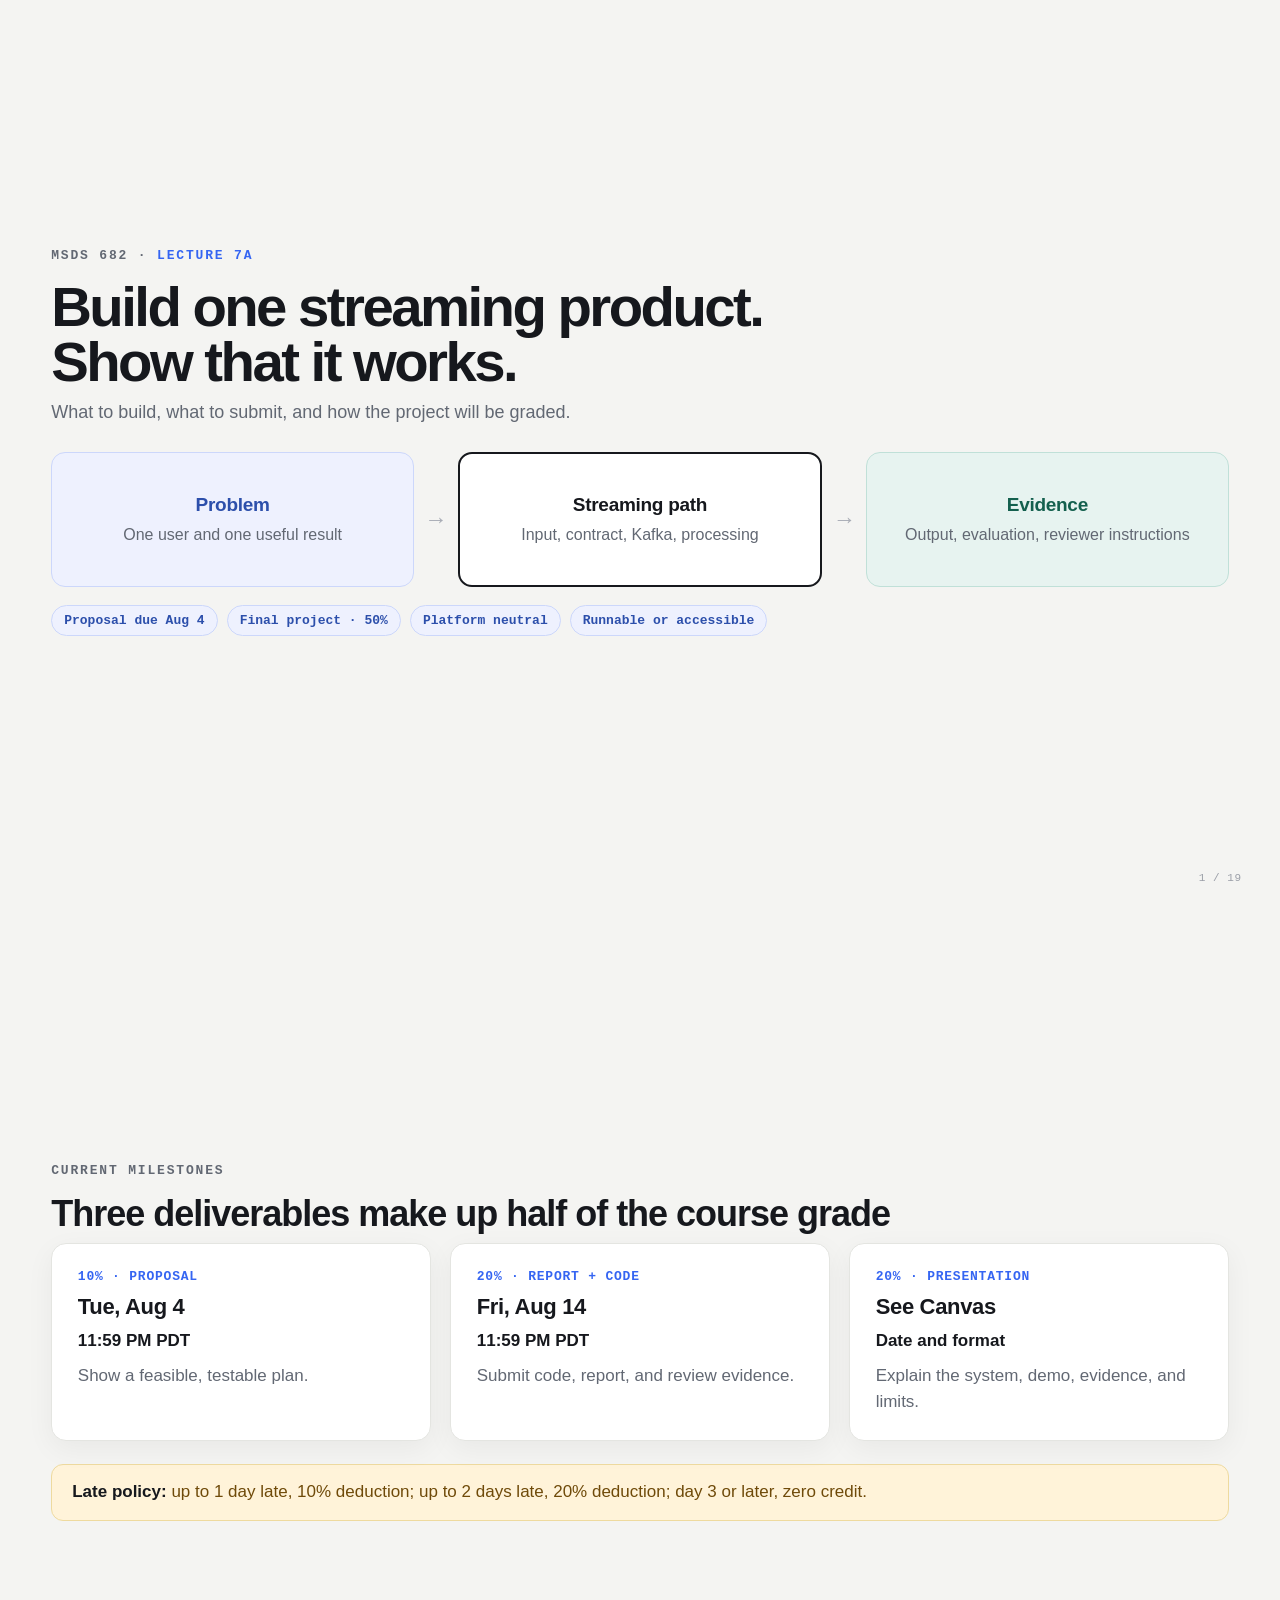
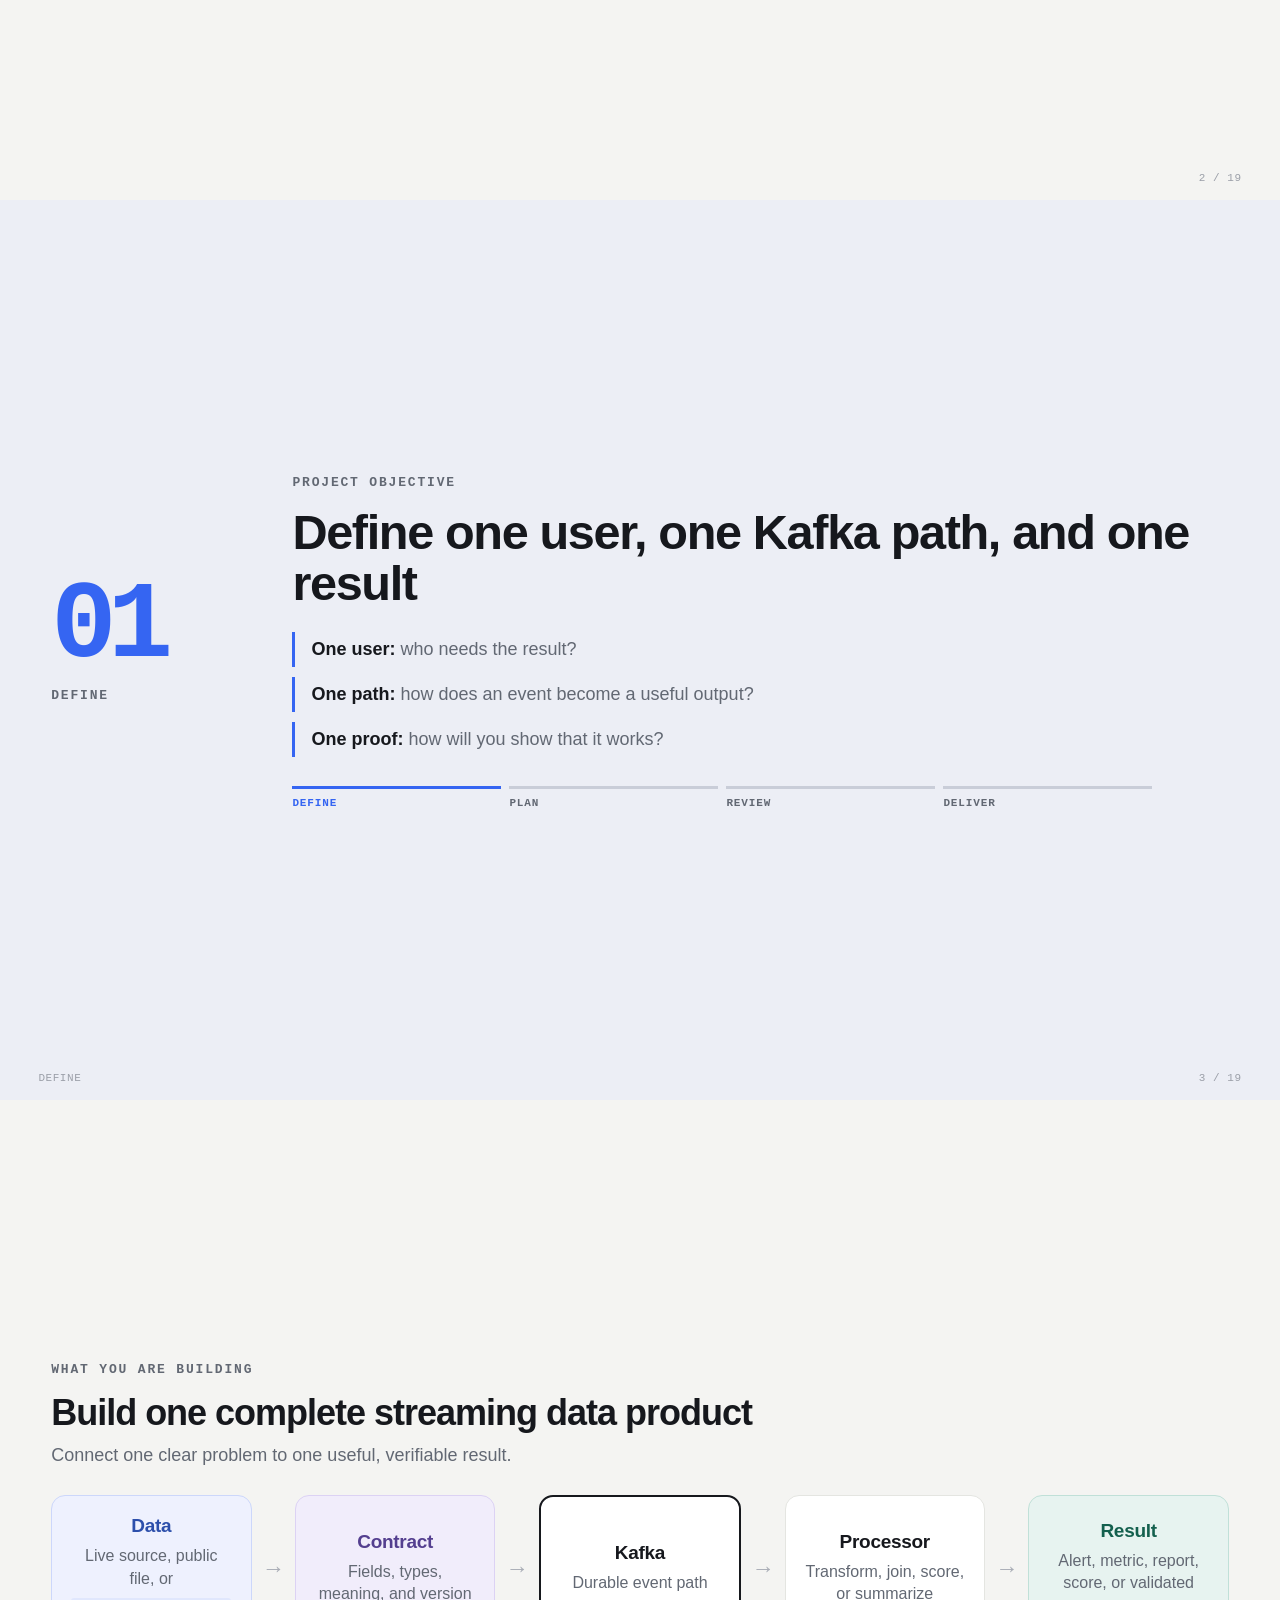
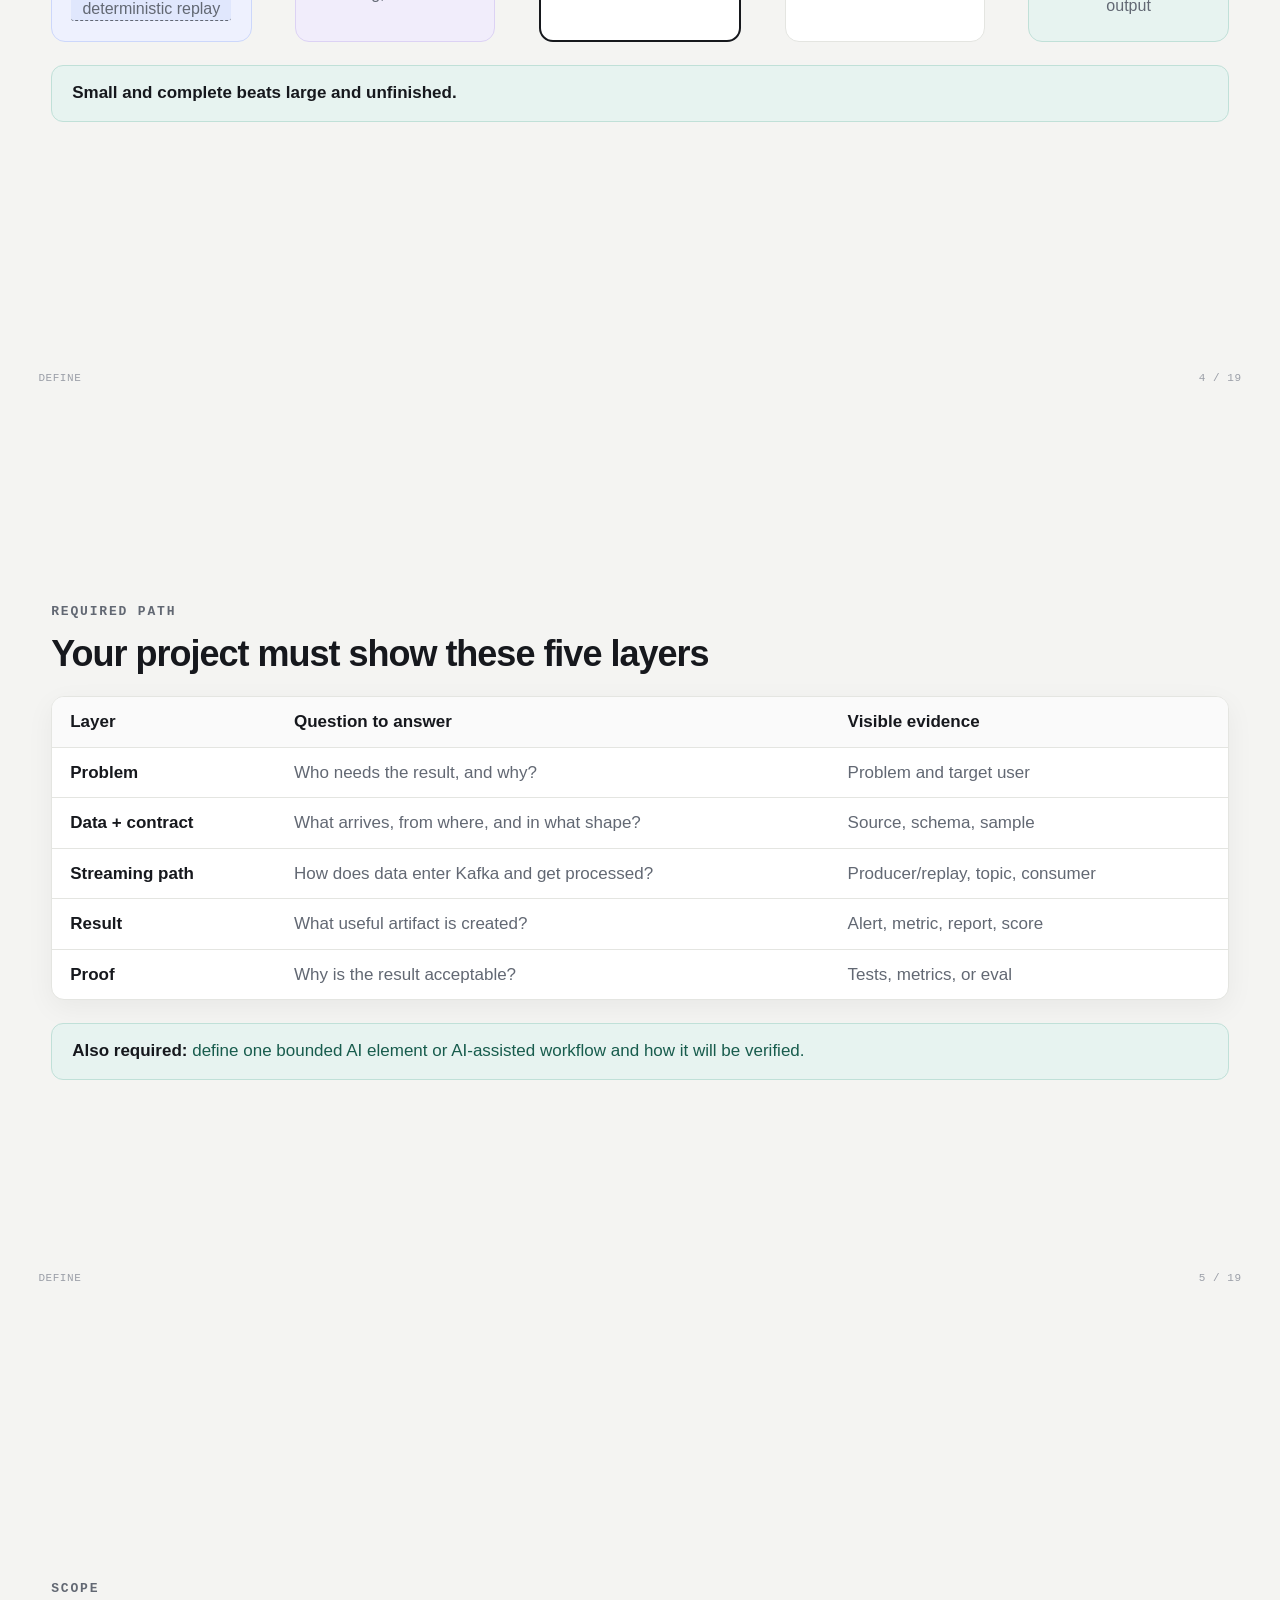
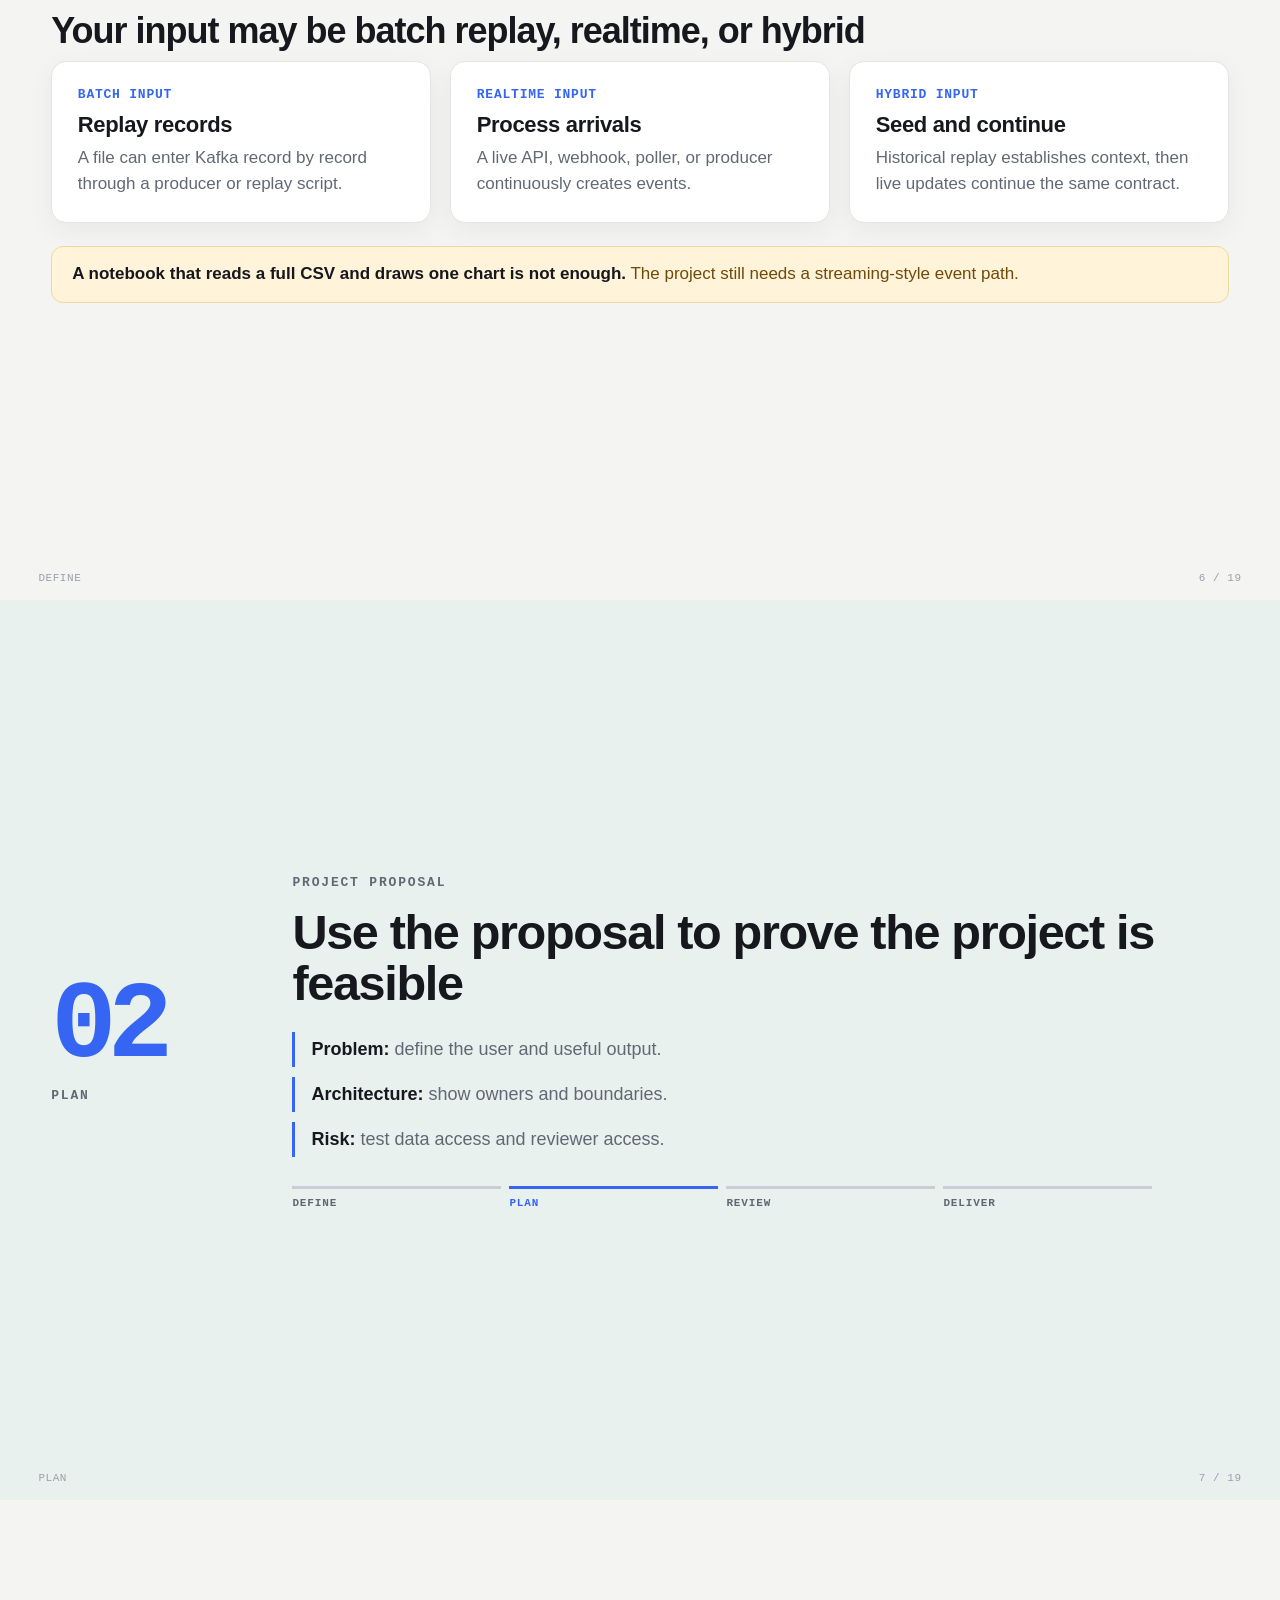
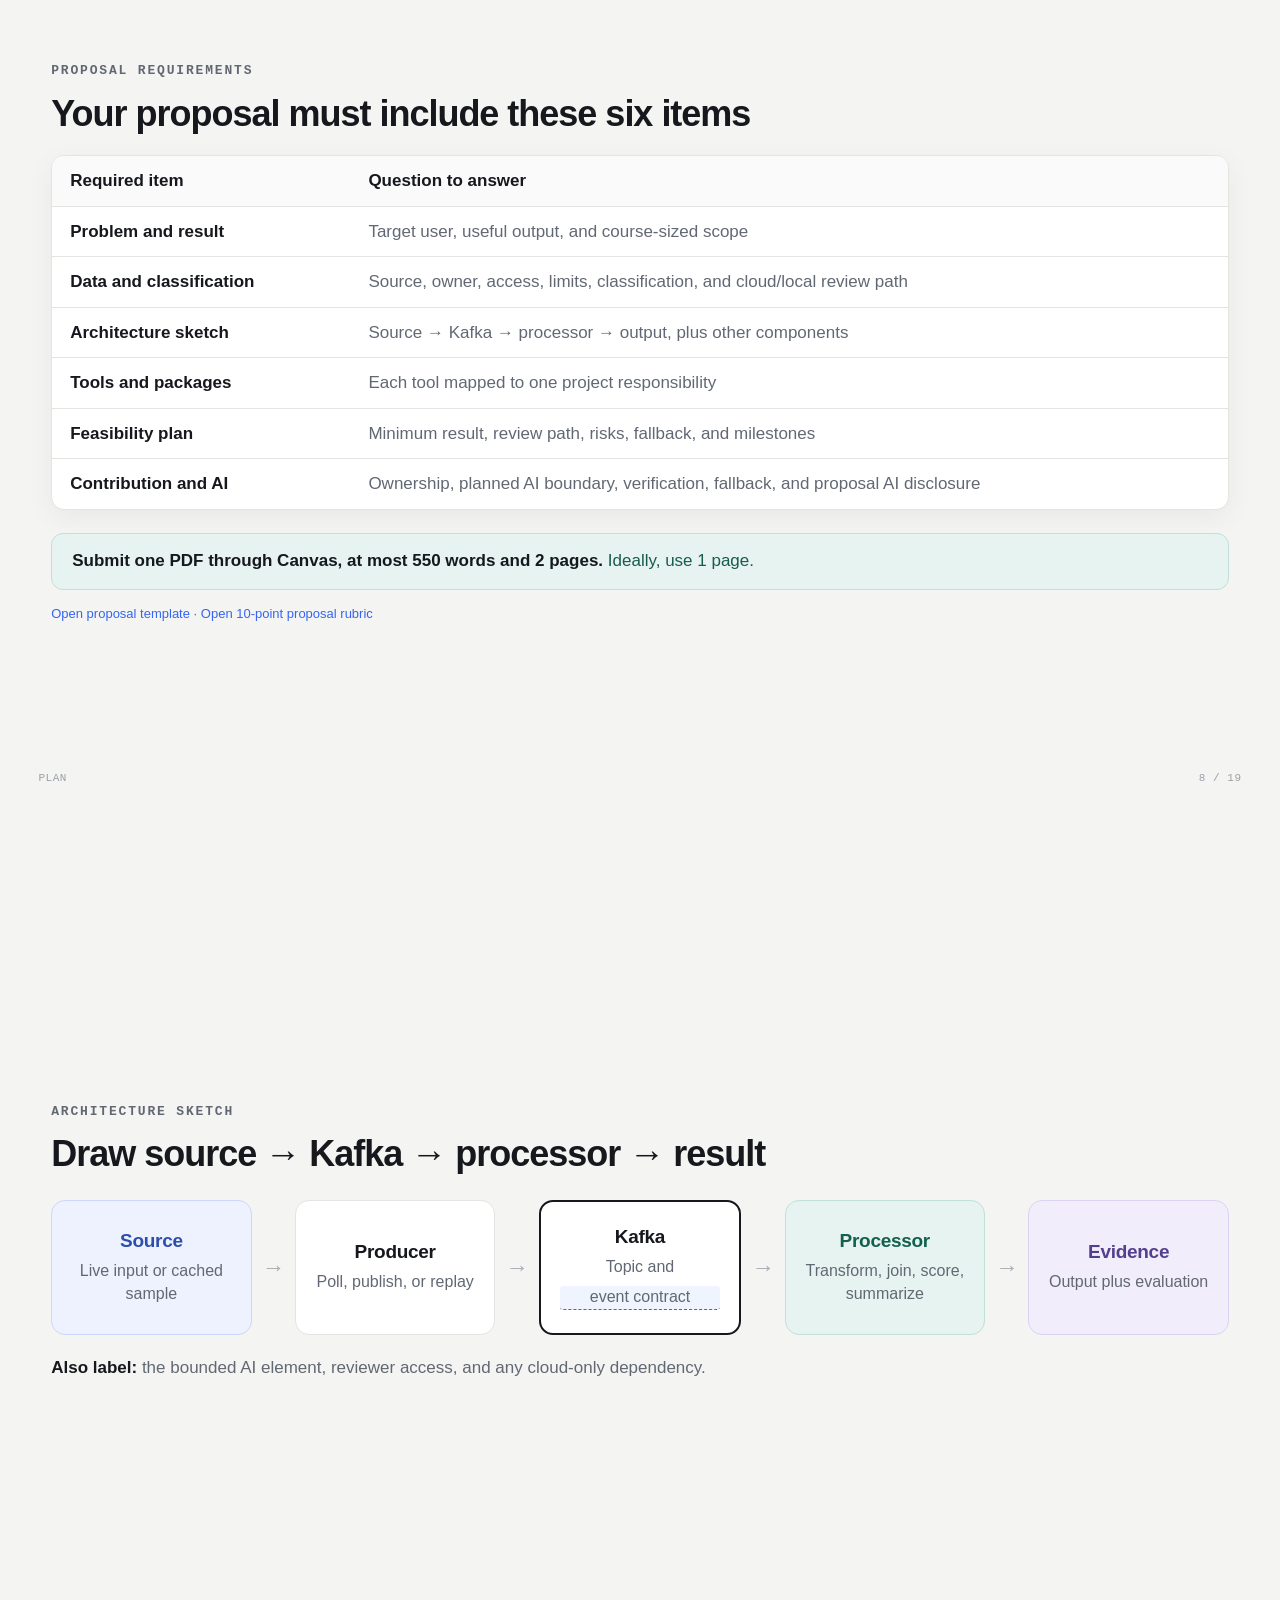
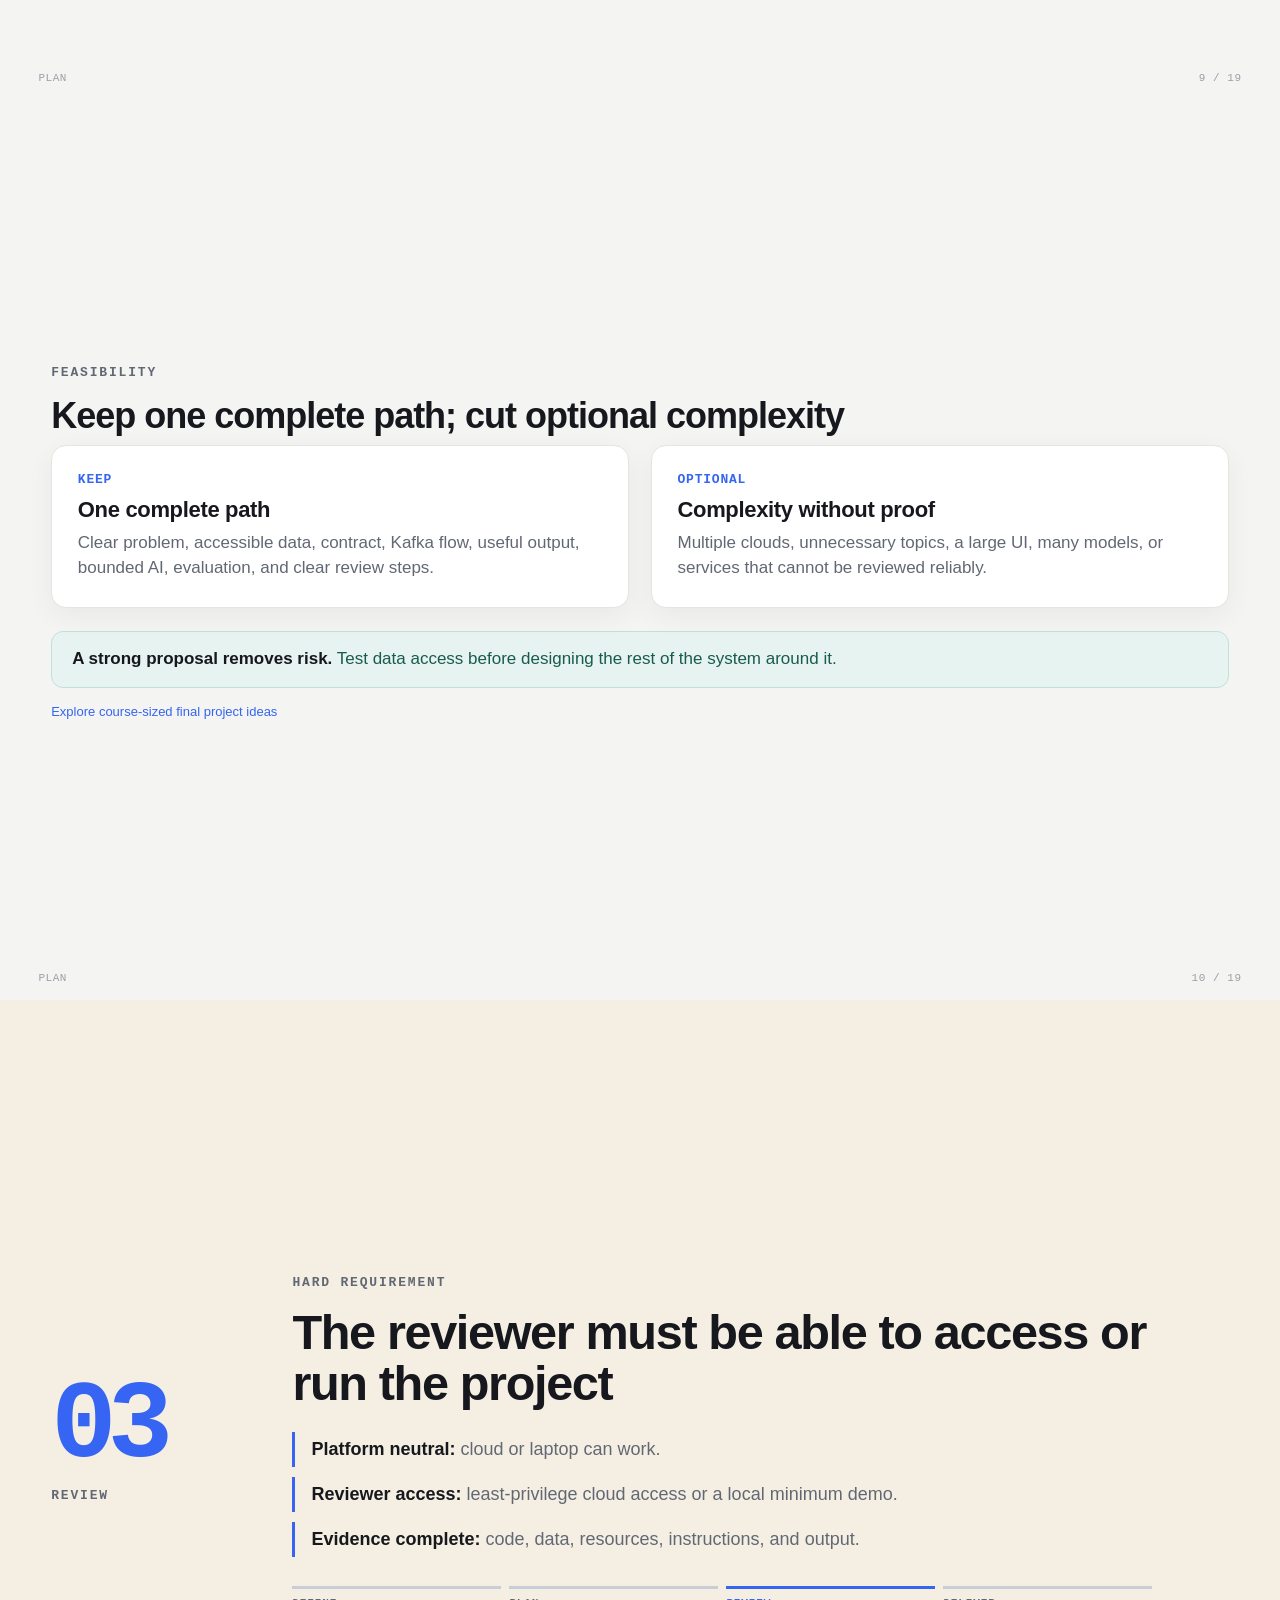
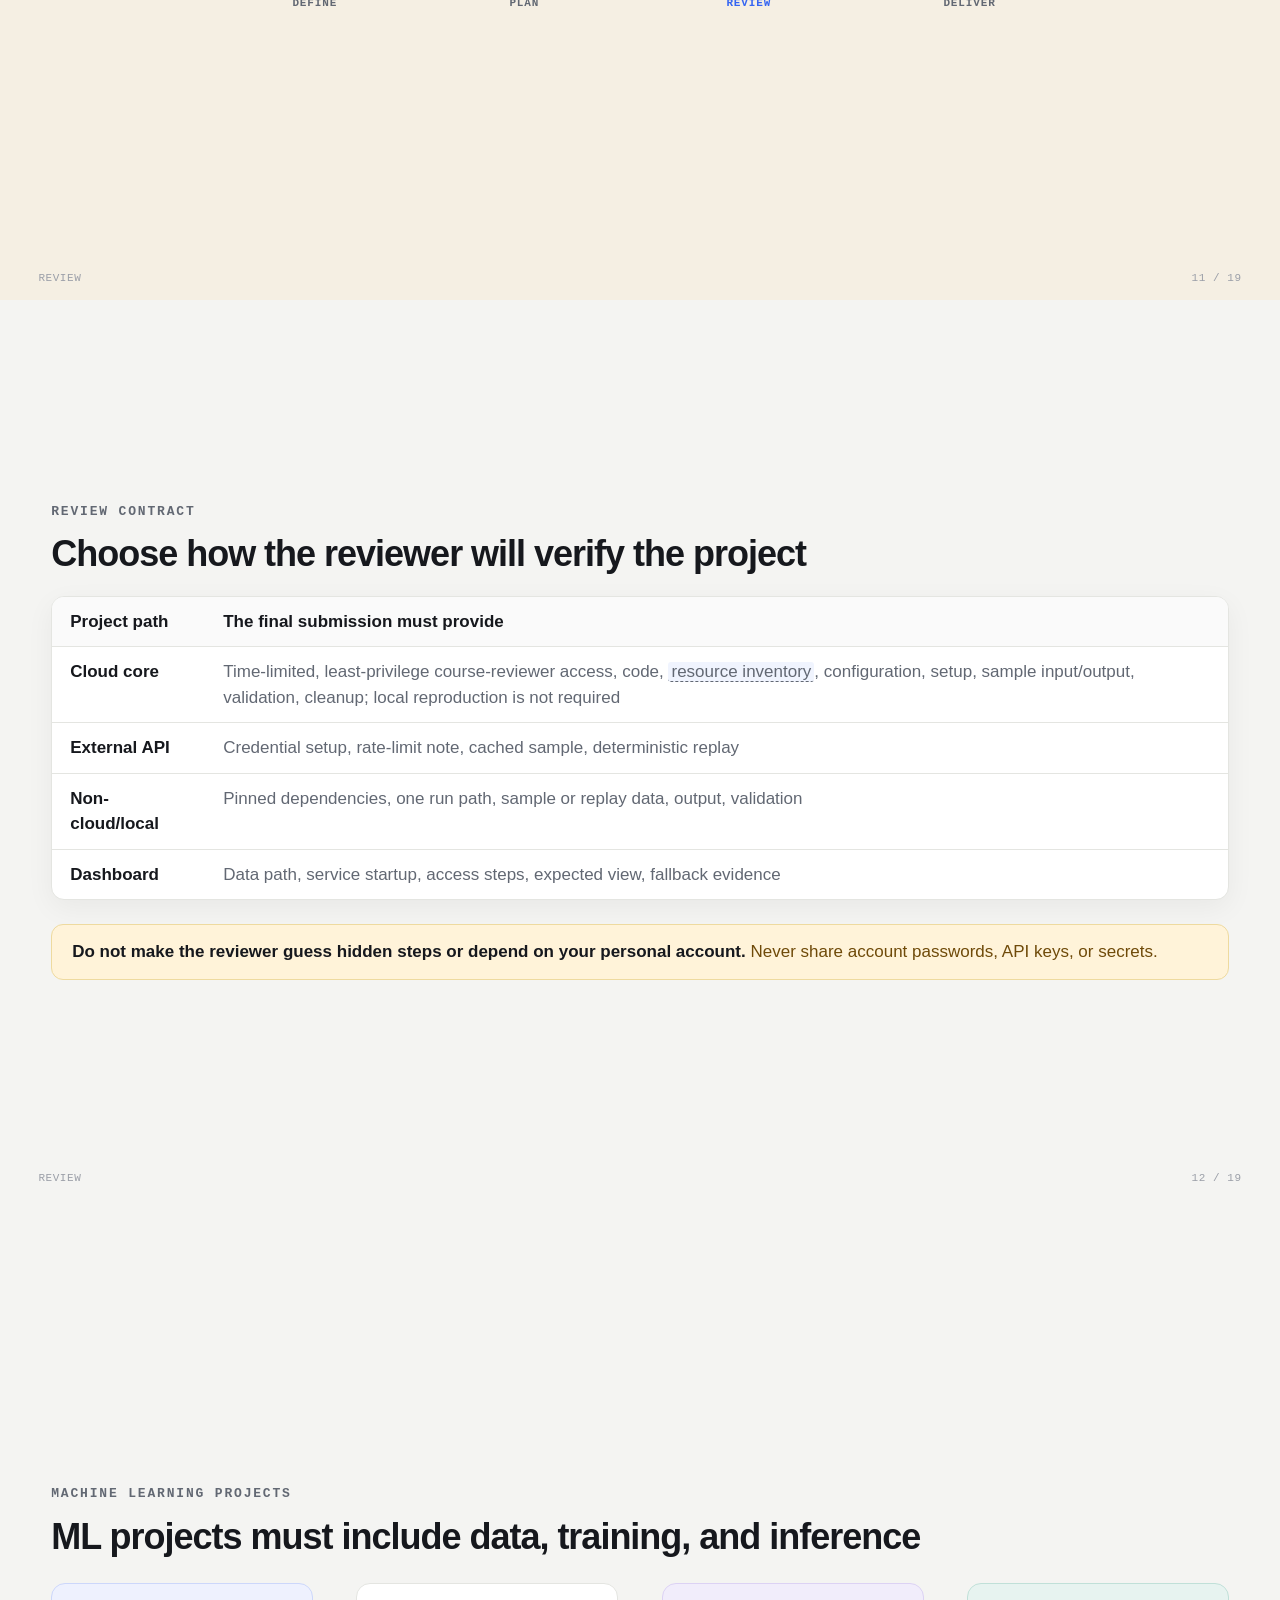
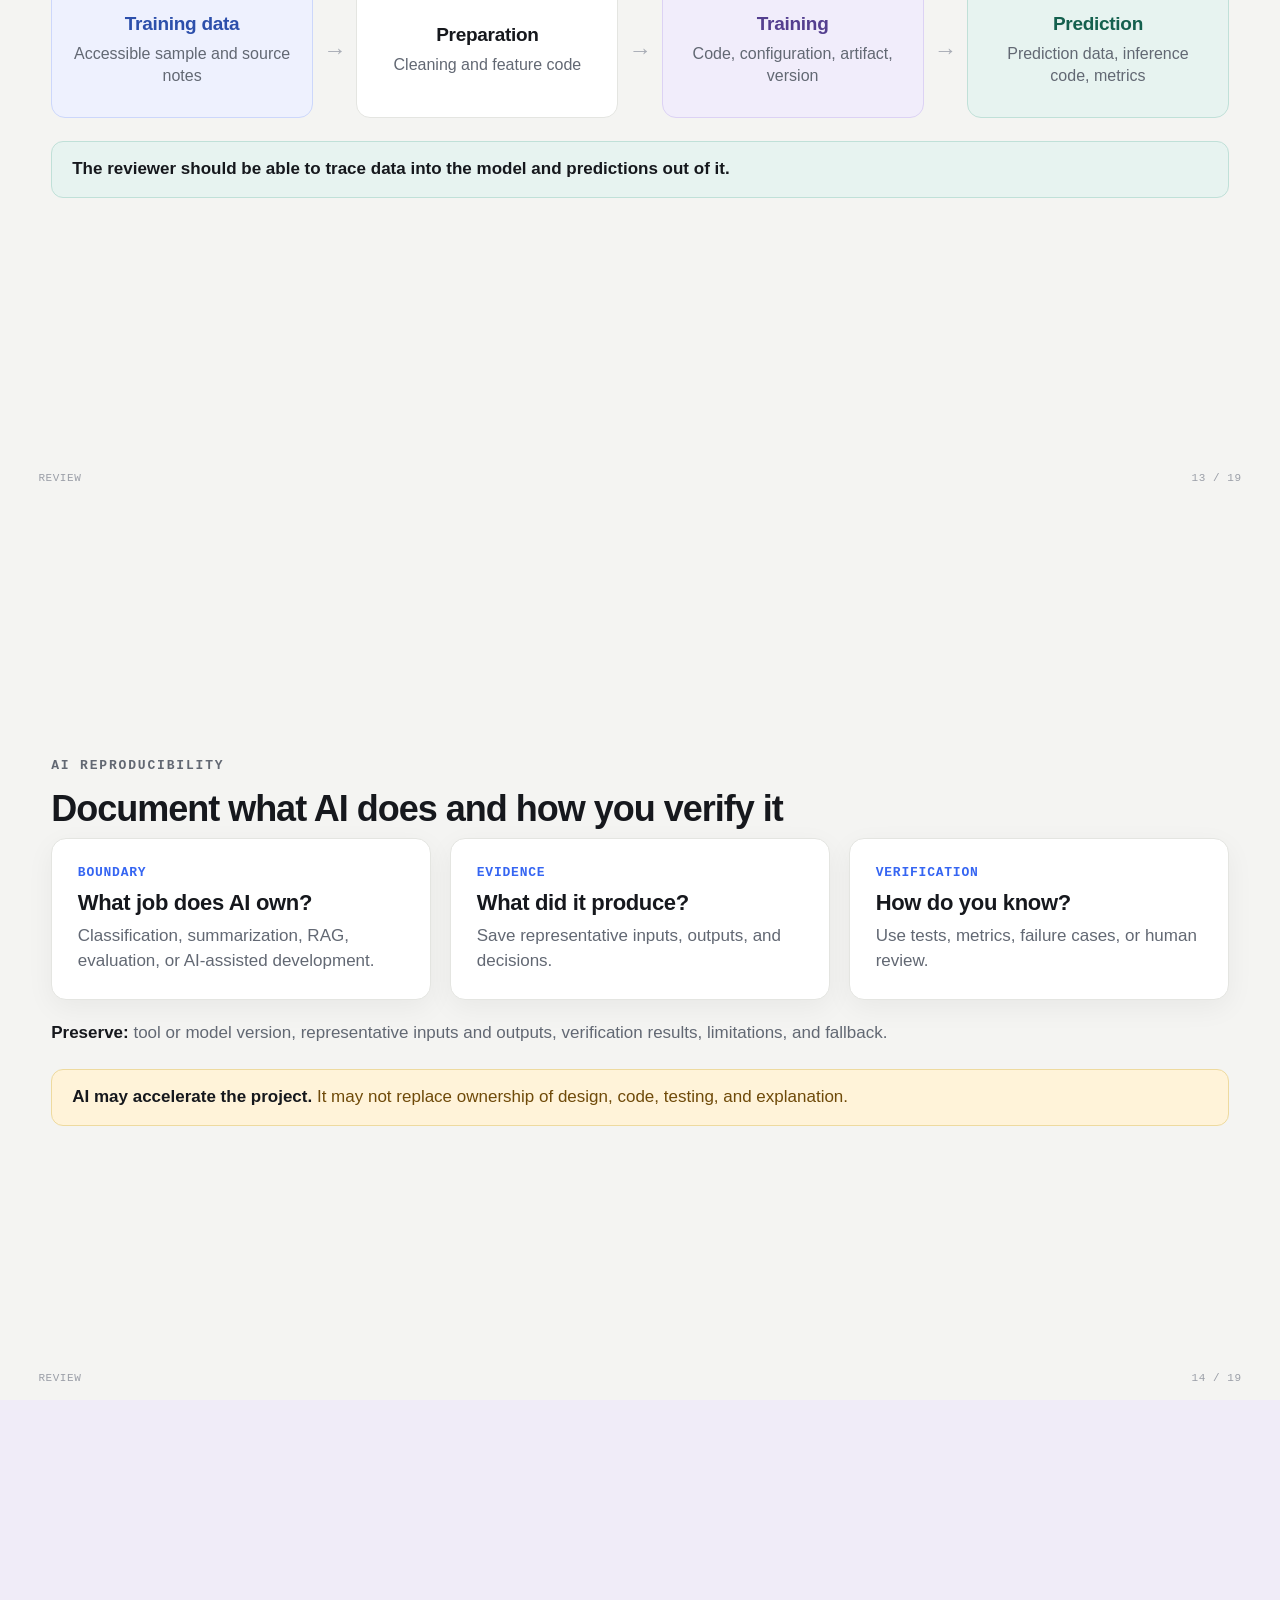
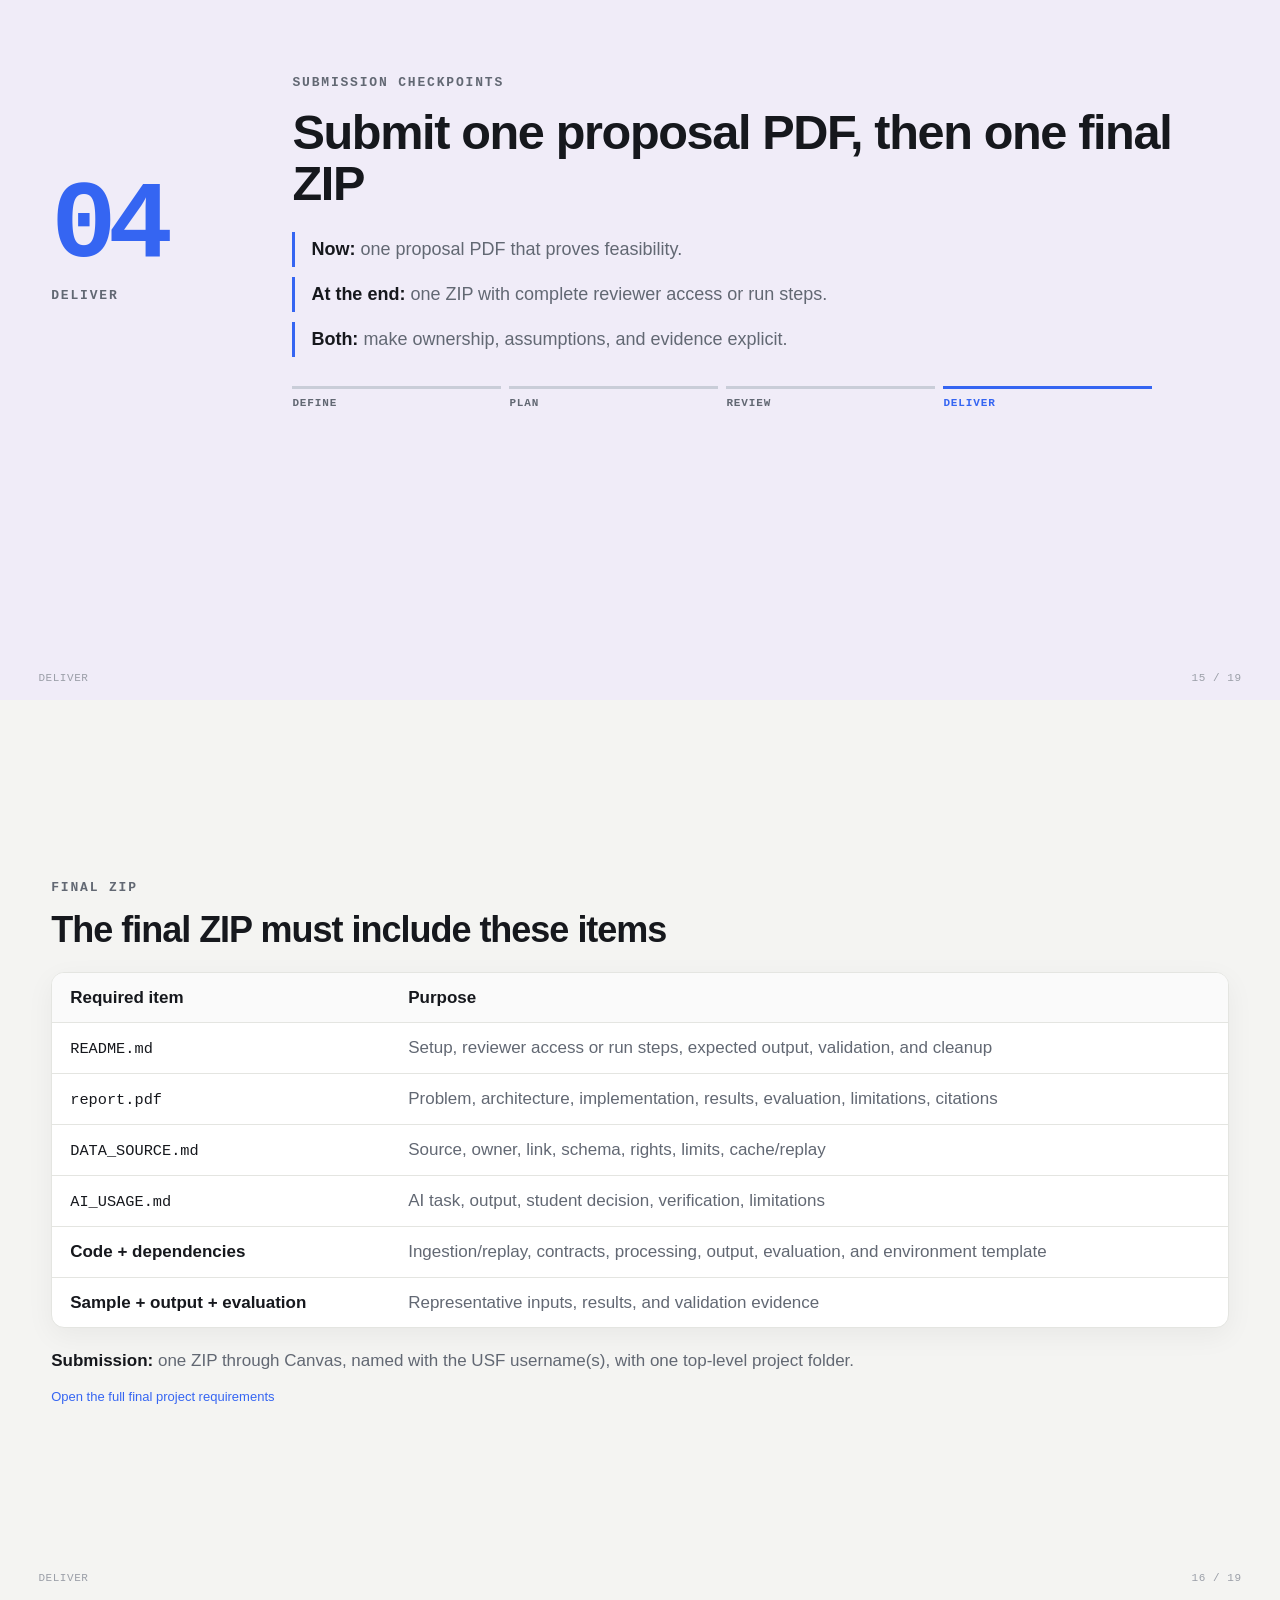
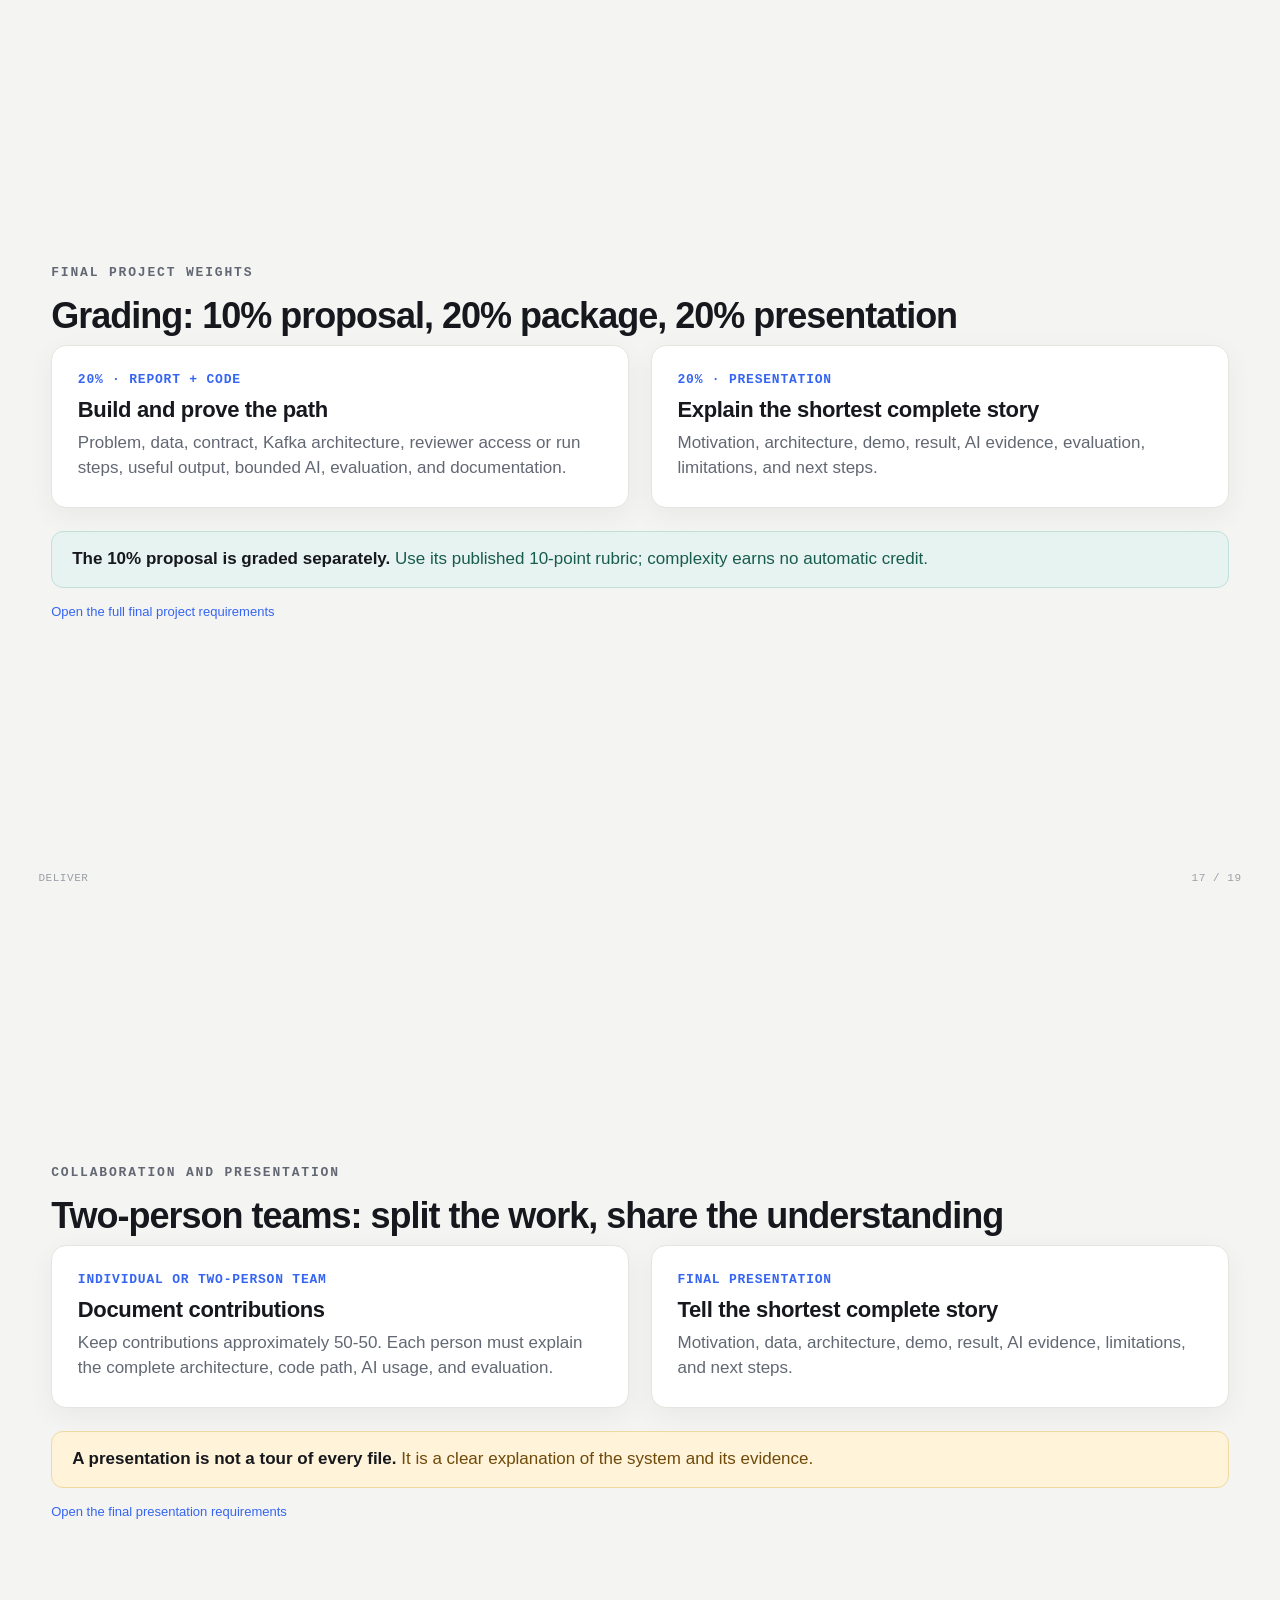
<file: handouts/lec7a-final-project.html>
<!doctype html>
<html lang="en">
<head>
  <meta charset="utf-8">
  <meta name="viewport" content="width=device-width, initial-scale=1">
  <meta name="description" content="MSDS 682 Lecture 7A slides: final project scope, proposal, review paths, evidence, and submission requirements.">
  <title>MSDS 682 · Lecture 7A · Final Project</title>
  <style>
    :root {
      --bg: #f4f4f2;
      --ink: #16181d;
      --muted: #626873;
      --line: #e4e5e1;
      --panel: #ffffff;
      --accent: #3565f2;
      --accent-soft: #eef1fe;
      --accent-line: #ccd7fb;
      --green: #0e7f66;
      --green-soft: #e7f3f0;
      --green-line: #c0e0d8;
      --amber: #8a5a06;
      --amber-soft: #fff3d9;
      --amber-line: #eeda9f;
      --purple: #6f4fc3;
      --purple-soft: #f1edfb;
      --purple-line: #dcd2f4;
      --code-bg: #171b24;
      --code-ink: #e9edf5;
      --mono: "SF Mono", Menlo, Consolas, monospace;
      --shadow: 0 8px 28px rgba(22, 24, 29, .05);
      --fs-body: clamp(17px, 1.1vw, 22px);
      --fs-small: clamp(16px, 1vw, 20px);
      --fs-kicker: clamp(13px, .85vw, 16px);
    }

    * { box-sizing: border-box; }

    html, body {
      margin: 0;
      background: var(--bg);
      color: var(--ink);
      font-family: -apple-system, BlinkMacSystemFont, "Helvetica Neue", Arial, sans-serif;
    }

    html {
      scroll-snap-type: y mandatory;
      scroll-behavior: smooth;
    }

    body { overflow-x: hidden; }

    section.slide {
      min-height: 100vh;
      scroll-snap-align: start;
      display: grid;
      place-items: center;
      padding: 4vh 3vw 6vh;
      position: relative;
    }

    .frame { width: min(1320px, 92vw); }
    .frame.narrow { width: min(1080px, 88vw); }

    .kicker {
      margin: 0 0 14px;
      color: var(--muted);
      font-family: var(--mono);
      font-size: var(--fs-kicker);
      font-weight: 700;
      letter-spacing: .14em;
      text-transform: uppercase;
    }

    .kicker b { color: var(--accent); font-weight: 700; }

    h1 {
      margin: 0 0 10px;
      font-size: clamp(36px, 2.8vw, 54px);
      font-weight: 750;
      letter-spacing: -.028em;
      line-height: 1.06;
    }

    .hero h1 {
      max-width: 1120px;
      font-size: clamp(52px, 4.4vw, 84px);
      line-height: .98;
      letter-spacing: -.045em;
    }

    .sub {
      margin: 0 0 3vh;
      color: var(--muted);
      font-size: clamp(18px, 1.3vw, 25px);
      line-height: 1.45;
    }

    p, li, td, th {
      font-size: var(--fs-body);
      line-height: 1.5;
    }

    code {
      font-family: var(--mono);
      font-size: .9em;
    }

    .duo {
      display: grid;
      grid-template-columns: repeat(2, minmax(0, 1fr));
      gap: clamp(16px, 1.7vw, 28px);
      align-items: stretch;
    }

    .trio {
      display: grid;
      grid-template-columns: repeat(3, minmax(0, 1fr));
      gap: clamp(14px, 1.5vw, 24px);
      align-items: stretch;
    }

    .card {
      background: var(--panel);
      border: 1px solid var(--line);
      border-radius: 15px;
      padding: clamp(20px, 2vw, 32px);
      box-shadow: var(--shadow);
    }

    .card .tag {
      display: block;
      margin: 0 0 10px;
      color: var(--accent);
      font-family: var(--mono);
      font-size: var(--fs-kicker);
      font-weight: 700;
      letter-spacing: .06em;
      text-transform: uppercase;
    }

    .card h2 {
      margin: 0 0 8px;
      font-size: clamp(22px, 1.6vw, 31px);
      line-height: 1.15;
      letter-spacing: -.015em;
    }

    .card p {
      margin: 0;
      color: var(--muted);
    }

    .card p + p { margin-top: 10px; }
    .card p strong, .card p code { color: var(--ink); }

    .rail {
      display: flex;
      align-items: stretch;
      gap: clamp(8px, .8vw, 14px);
      margin: 3vh 0 0;
    }

    .rail-node {
      flex: 1;
      min-height: clamp(120px, 15vh, 165px);
      display: grid;
      align-content: center;
      border: 1px solid var(--line);
      border-radius: 14px;
      background: var(--panel);
      padding: clamp(16px, 1.5vw, 24px);
      text-align: center;
    }

    .rail-node b {
      font-size: clamp(19px, 1.4vw, 27px);
      letter-spacing: -.015em;
    }

    .rail-node span {
      display: block;
      margin-top: 8px;
      color: var(--muted);
      font-size: var(--fs-small);
      line-height: 1.4;
    }

    .rail-node.n-connect {
      background: var(--accent-soft);
      border-color: var(--accent-line);
    }

    .rail-node.n-connect b { color: #2c4fab; }

    .rail-node.n-kafka {
      background: var(--panel);
      border: 2px solid var(--ink);
    }

    .rail-node.n-proc {
      background: var(--green-soft);
      border-color: var(--green-line);
    }

    .rail-node.n-proc b { color: #14604e; }

    .rail-node.n-reg {
      background: var(--purple-soft);
      border-color: var(--purple-line);
    }

    .rail-node.n-reg b { color: #543f8f; }

    .rail-arrow {
      display: grid;
      place-items: center;
      color: #a9adb6;
      font-size: clamp(22px, 1.8vw, 34px);
      font-weight: 600;
    }

    .factline {
      margin: 2.2vh 0 0;
      color: var(--muted);
      font-size: var(--fs-body);
    }

    .factline strong, .factline code { color: var(--ink); }

    table {
      width: 100%;
      margin-top: 2.5vh;
      border-collapse: separate;
      border-spacing: 0;
      overflow: hidden;
      background: var(--panel);
      border: 1px solid var(--line);
      border-radius: 13px;
      box-shadow: var(--shadow);
    }

    th, td {
      padding: clamp(12px, 1.2vh, 17px) 18px;
      text-align: left;
      vertical-align: top;
      border-bottom: 1px solid var(--line);
    }

    th {
      color: var(--ink);
      background: #fafafa;
      font-weight: 750;
    }

    td { color: var(--muted); }
    td strong, td code { color: var(--ink); }
    tr:last-child td { border-bottom: 0; }

    .takeaway {
      margin-top: clamp(18px, 2.6vh, 30px);
      border-radius: 12px;
      padding: 15px 20px;
      font-size: var(--fs-body);
      line-height: 1.45;
    }

    .takeaway strong { color: var(--ink); }

    .takeaway.point {
      background: var(--green-soft);
      border: 1px solid var(--green-line);
      color: #185c4d;
    }

    .takeaway.caveat {
      background: var(--amber-soft);
      border: 1px solid var(--amber-line);
      color: #6f4a09;
    }

    .hero-meta {
      display: flex;
      flex-wrap: wrap;
      gap: 9px;
      margin: 18px 0 0;
    }

    .pill {
      display: inline-flex;
      padding: 7px 12px;
      border: 1px solid var(--accent-line);
      border-radius: 999px;
      background: var(--accent-soft);
      color: #2c4fab;
      font-family: var(--mono);
      font-size: var(--fs-kicker);
      font-weight: 700;
    }

    .module-toc {
      display: grid;
      grid-template-columns: repeat(4, minmax(0, 1fr));
      gap: 12px;
      margin-top: 3vh;
    }

    .module-toc a {
      min-height: 170px;
      border: 1px solid var(--line);
      border-radius: 14px;
      background: var(--panel);
      padding: 20px 18px;
      color: inherit;
      text-decoration: none;
      box-shadow: var(--shadow);
      transition: transform .15s ease, border-color .15s ease, box-shadow .15s ease;
    }

    .module-toc a:hover {
      transform: translateY(-3px);
      border-color: var(--accent-line);
      box-shadow: 0 12px 30px rgba(22, 24, 29, .09);
    }

    .module-toc a:focus-visible {
      outline: 2px solid var(--accent);
      outline-offset: 2px;
    }

    .module-toc .number {
      color: var(--accent);
      font-family: var(--mono);
      font-size: var(--fs-kicker);
      font-weight: 800;
    }

    .module-toc h2 {
      margin: 12px 0 8px;
      font-size: clamp(22px, 1.6vw, 30px);
    }

    .module-toc p {
      margin: 0;
      color: var(--muted);
      font-size: var(--fs-small);
      line-height: 1.4;
    }

    .module-divider { background: #eceef5; }
    .module-divider[data-tone="green"] { background: #e9f1ef; }
    .module-divider[data-tone="amber"] { background: #f5efe3; }
    .module-divider[data-tone="purple"] { background: #f0ecf8; }

    .module-divider-shell {
      display: grid;
      grid-template-columns: 190px 1fr;
      gap: clamp(28px, 4vw, 64px);
      align-items: center;
    }

    .module-index {
      font-family: var(--mono);
      font-size: clamp(80px, 8.5vw, 150px);
      line-height: .9;
      color: var(--accent);
      font-weight: 800;
      letter-spacing: -.08em;
    }

    .module-label {
      margin-top: 12px;
      color: var(--muted);
      font-family: var(--mono);
      font-size: var(--fs-kicker);
      font-weight: 700;
      text-transform: uppercase;
      letter-spacing: .14em;
    }

    .module-divider h1 {
      max-width: 950px;
      font-size: clamp(44px, 3.8vw, 72px);
    }

    .module-points {
      margin: 2.5vh 0 0;
      padding: 0;
      list-style: none;
      display: grid;
      gap: 10px;
      max-width: 860px;
    }

    .module-points li {
      border-left: 3px solid var(--accent);
      padding: 4px 0 4px 16px;
      color: var(--muted);
      font-size: clamp(18px, 1.3vw, 25px);
    }

    .module-points li strong { color: var(--ink); }

    .module-strip {
      display: flex;
      gap: 8px;
      margin-top: 3.2vh;
      max-width: 860px;
    }

    .module-strip span {
      flex: 1;
      border-top: 3px solid #c9cdd8;
      padding-top: 8px;
      color: var(--muted);
      font-family: var(--mono);
      font-size: clamp(11px, .75vw, 14px);
      font-weight: 700;
      letter-spacing: .08em;
      text-transform: uppercase;
    }

    .module-strip span.here {
      border-top-color: var(--accent);
      color: var(--accent);
    }

    .final-list {
      margin: 3vh 0 0;
      padding: 0;
      list-style: none;
      counter-reset: final;
    }

    .final-list li {
      counter-increment: final;
      display: flex;
      align-items: baseline;
      gap: 18px;
      padding: clamp(12px, 1.6vh, 20px) 4px;
      border-bottom: 1px solid var(--line);
      font-size: clamp(21px, 1.6vw, 31px);
      font-weight: 640;
      letter-spacing: -.015em;
    }

    .final-list li::before {
      content: counter(final);
      color: var(--accent);
      font-family: var(--mono);
      font-size: clamp(16px, 1.1vw, 21px);
      font-weight: 800;
    }

    .final-list li:last-child { border-bottom: 0; }

    .checklist {
      margin: 2.5vh 0 0;
      padding: 0;
      list-style: none;
      display: grid;
      grid-template-columns: repeat(2, minmax(0, 1fr));
      gap: 10px 24px;
    }

    .checklist li {
      position: relative;
      padding: 10px 10px 10px 40px;
      border-bottom: 1px solid var(--line);
      color: var(--muted);
    }

    .checklist li::before {
      content: "□";
      position: absolute;
      left: 6px;
      top: 6px;
      color: var(--accent);
      font-size: 25px;
      font-weight: 700;
    }

    .checklist strong { color: var(--ink); }

    .term {
      position: relative;
      background: rgba(53, 101, 242, .07);
      border-bottom: 1px dashed currentColor;
      border-radius: 3px;
      padding: 0 3px;
      cursor: help;
    }

    .term::after {
      content: attr(data-def);
      position: absolute;
      left: 50%;
      bottom: calc(100% + 9px);
      transform: translateX(-50%);
      width: max-content;
      max-width: 340px;
      padding: 9px 13px;
      border-radius: 9px;
      background: var(--ink);
      color: #f2f4f8;
      font-family: -apple-system, BlinkMacSystemFont, "Helvetica Neue", Arial, sans-serif;
      font-size: clamp(13px, .85vw, 16px);
      font-weight: 400;
      letter-spacing: 0;
      text-transform: none;
      line-height: 1.4;
      text-align: left;
      opacity: 0;
      visibility: hidden;
      transition: opacity .15s ease;
      pointer-events: none;
      z-index: 5;
    }

    .term:hover::after,
    .term:focus-visible::after {
      opacity: 1;
      visibility: visible;
    }

    .links {
      margin-top: 16px;
      color: var(--muted);
      font-size: clamp(13px, .85vw, 16px);
    }

    .links a {
      color: var(--accent);
      text-decoration: none;
    }

    .links a:hover { text-decoration: underline; }

    .pager, .crumb {
      position: absolute;
      bottom: 16px;
      color: #9b9fa8;
      font-family: var(--mono);
      font-size: 11px;
      letter-spacing: .05em;
    }

    .pager { right: 3vw; }
    .crumb {
      left: 3vw;
      text-transform: uppercase;
    }

    .js .frame {
      opacity: 0;
      transform: translateY(10px);
      transition: opacity .35s ease, transform .35s ease;
    }

    .js .frame.in {
      opacity: 1;
      transform: none;
    }

    .js .rail-seq > .rail-node,
    .js .rail-seq > .rail-arrow {
      opacity: .22;
      transition: opacity .3s ease;
    }

    .js .in .rail-seq > .rail-node,
    .js .in .rail-seq > .rail-arrow { opacity: 1; }

    .js .in .rail-seq > :nth-child(1) { transition-delay: .05s; }
    .js .in .rail-seq > :nth-child(2) { transition-delay: .17s; }
    .js .in .rail-seq > :nth-child(3) { transition-delay: .29s; }
    .js .in .rail-seq > :nth-child(4) { transition-delay: .41s; }
    .js .in .rail-seq > :nth-child(5) { transition-delay: .53s; }
    .js .in .rail-seq > :nth-child(6) { transition-delay: .65s; }
    .js .in .rail-seq > :nth-child(7) { transition-delay: .77s; }
    .js .in .rail-seq > :nth-child(8) { transition-delay: .89s; }
    .js .in .rail-seq > :nth-child(9) { transition-delay: 1.01s; }

    @media (prefers-reduced-motion: reduce) {
      html { scroll-behavior: auto; }

      .js .frame,
      .js .rail-seq > .rail-node,
      .js .rail-seq > .rail-arrow {
        opacity: 1 !important;
        transform: none !important;
        transition: none !important;
      }

      .module-toc a { transition: none; }
    }

    @media print {
      html { scroll-snap-type: none; }
      body { background: #fff; }

      section.slide {
        min-height: auto;
        padding: 28px 0;
        page-break-after: always;
      }

      .js .frame,
      .js .rail-seq > .rail-node,
      .js .rail-seq > .rail-arrow {
        opacity: 1 !important;
        transform: none !important;
      }

      .crumb, .pager { display: none; }
    }

    @media (max-width: 980px) {
      .trio, .module-toc { grid-template-columns: 1fr; }
      .rail { flex-direction: column; }
      .rail-arrow { transform: rotate(90deg); }
      .module-divider-shell { grid-template-columns: 120px 1fr; }
    }

    @media (max-width: 680px) {
      section.slide { padding: 7vh 5vw; }
      .duo, .checklist { grid-template-columns: 1fr; }
      .module-divider-shell { grid-template-columns: 1fr; }
      .module-index { font-size: 72px; }
    }
  </style>
</head>
<body>

  <section class="slide hero" id="lecture-7a-title">
    <div class="frame">
      <p class="kicker">MSDS 682 · <b>Lecture 7A</b></p>
      <h1>Build one streaming product.<br>Show that it works.</h1>
      <p class="sub">What to build, what to submit, and how the project will be graded.</p>
      <div class="rail">
        <div class="rail-node n-connect"><b>Problem</b><span>One user and one useful result</span></div>
        <div class="rail-arrow">→</div>
        <div class="rail-node n-kafka"><b>Streaming path</b><span>Input, contract, Kafka, processing</span></div>
        <div class="rail-arrow">→</div>
        <div class="rail-node n-proc"><b>Evidence</b><span>Output, evaluation, reviewer instructions</span></div>
      </div>
      <div class="hero-meta">
        <span class="pill">Proposal due Aug 4</span>
        <span class="pill">Final project · 50%</span>
        <span class="pill">Platform neutral</span>
        <span class="pill">Runnable or accessible</span>
      </div>
    </div>
    <div class="crumb"></div><div class="pager"></div>
  </section>

  <section class="slide" id="project-milestones">
    <div class="frame">
      <p class="kicker">Current milestones</p>
      <h1>Three deliverables make up half of the course grade</h1>
      <div class="trio">
        <article class="card">
          <span class="tag">10% · Proposal</span>
          <h2>Tue, Aug 4</h2>
          <p><strong>11:59 PM PDT</strong></p>
          <p>Show a feasible, testable plan.</p>
        </article>
        <article class="card">
          <span class="tag">20% · Report + code</span>
          <h2>Fri, Aug 14</h2>
          <p><strong>11:59 PM PDT</strong></p>
          <p>Submit code, report, and review evidence.</p>
        </article>
        <article class="card">
          <span class="tag">20% · Presentation</span>
          <h2>See Canvas</h2>
          <p><strong>Date and format</strong></p>
          <p>Explain the system, demo, evidence, and limits.</p>
        </article>
      </div>
      <div class="takeaway caveat"><strong>Late policy:</strong> up to 1 day late, 10% deduction; up to 2 days late, 20% deduction; day 3 or later, zero credit.</div>
    </div>
    <div class="crumb"></div><div class="pager"></div>
  </section>

  <section class="slide module-divider" id="module-1-define" data-module="Define">
    <div class="frame module-divider-shell">
      <div>
        <div class="module-index">01</div>
        <div class="module-label">Define</div>
      </div>
      <div>
        <p class="kicker">Project objective</p>
        <h1>Define one user, one Kafka path, and one result</h1>
        <ul class="module-points">
          <li><strong>One user:</strong> who needs the result?</li>
          <li><strong>One path:</strong> how does an event become a useful output?</li>
          <li><strong>One proof:</strong> how will you show that it works?</li>
        </ul>
      </div>
    </div>
    <div class="crumb"></div><div class="pager"></div>
  </section>

  <section class="slide" id="project-definition">
    <div class="frame">
      <p class="kicker">What you are building</p>
      <h1>Build one complete streaming data product</h1>
      <p class="sub">Connect one clear problem to one useful, verifiable result.</p>
      <div class="rail rail-seq">
        <div class="rail-node n-connect"><b>Data</b><span>Live source, public file, or <span class="term" tabindex="0" data-def="A repeatable run that republishes the same saved records in the same order.">deterministic replay</span></span></div>
        <div class="rail-arrow">→</div>
        <div class="rail-node n-reg"><b>Contract</b><span>Fields, types, meaning, and version</span></div>
        <div class="rail-arrow">→</div>
        <div class="rail-node n-kafka"><b>Kafka</b><span>Durable event path</span></div>
        <div class="rail-arrow">→</div>
        <div class="rail-node"><b>Processor</b><span>Transform, join, score, or summarize</span></div>
        <div class="rail-arrow">→</div>
        <div class="rail-node n-proc"><b>Result</b><span>Alert, metric, report, score, or validated output</span></div>
      </div>
      <div class="takeaway point"><strong>Small and complete beats large and unfinished.</strong></div>
    </div>
    <div class="crumb"></div><div class="pager"></div>
  </section>

  <section class="slide" id="required-path">
    <div class="frame">
      <p class="kicker">Required path</p>
      <h1>Your project must show these five layers</h1>
      <table>
        <thead>
          <tr><th>Layer</th><th>Question to answer</th><th>Visible evidence</th></tr>
        </thead>
        <tbody>
          <tr><td><strong>Problem</strong></td><td>Who needs the result, and why?</td><td>Problem and target user</td></tr>
          <tr><td><strong>Data + contract</strong></td><td>What arrives, from where, and in what shape?</td><td>Source, schema, sample</td></tr>
          <tr><td><strong>Streaming path</strong></td><td>How does data enter Kafka and get processed?</td><td>Producer/replay, topic, consumer</td></tr>
          <tr><td><strong>Result</strong></td><td>What useful artifact is created?</td><td>Alert, metric, report, score</td></tr>
          <tr><td><strong>Proof</strong></td><td>Why is the result acceptable?</td><td>Tests, metrics, or eval</td></tr>
        </tbody>
      </table>
      <div class="takeaway point"><strong>Also required:</strong> define one bounded AI element or AI-assisted workflow and how it will be verified.</div>
    </div>
    <div class="crumb"></div><div class="pager"></div>
  </section>

  <section class="slide" id="scope-boundary">
    <div class="frame">
      <p class="kicker">Scope</p>
      <h1>Your input may be batch replay, realtime, or hybrid</h1>
      <div class="trio">
        <article class="card">
          <span class="tag">Batch input</span>
          <h2>Replay records</h2>
          <p>A file can enter Kafka record by record through a producer or replay script.</p>
        </article>
        <article class="card">
          <span class="tag">Realtime input</span>
          <h2>Process arrivals</h2>
          <p>A live API, webhook, poller, or producer continuously creates events.</p>
        </article>
        <article class="card">
          <span class="tag">Hybrid input</span>
          <h2>Seed and continue</h2>
          <p>Historical replay establishes context, then live updates continue the same contract.</p>
        </article>
      </div>
      <div class="takeaway caveat"><strong>A notebook that reads a full CSV and draws one chart is not enough.</strong> The project still needs a streaming-style event path.</div>
    </div>
    <div class="crumb"></div><div class="pager"></div>
  </section>

  <section class="slide module-divider" id="module-2-plan" data-tone="green" data-module="Plan">
    <div class="frame module-divider-shell">
      <div>
        <div class="module-index">02</div>
        <div class="module-label">Plan</div>
      </div>
      <div>
        <p class="kicker">Project proposal</p>
        <h1>Use the proposal to prove the project is feasible</h1>
        <ul class="module-points">
          <li><strong>Problem:</strong> define the user and useful output.</li>
          <li><strong>Architecture:</strong> show owners and boundaries.</li>
          <li><strong>Risk:</strong> test data access and reviewer access.</li>
        </ul>
      </div>
    </div>
    <div class="crumb"></div><div class="pager"></div>
  </section>

  <section class="slide" id="proposal-six-items">
    <div class="frame">
      <p class="kicker">Proposal requirements</p>
      <h1>Your proposal must include these six items</h1>
      <table>
        <thead>
          <tr><th>Required item</th><th>Question to answer</th></tr>
        </thead>
        <tbody>
          <tr><td><strong>Problem and result</strong></td><td>Target user, useful output, and course-sized scope</td></tr>
          <tr><td><strong>Data and classification</strong></td><td>Source, owner, access, limits, classification, and cloud/local review path</td></tr>
          <tr><td><strong>Architecture sketch</strong></td><td>Source → Kafka → processor → output, plus other components</td></tr>
          <tr><td><strong>Tools and packages</strong></td><td>Each tool mapped to one project responsibility</td></tr>
          <tr><td><strong>Feasibility plan</strong></td><td>Minimum result, review path, risks, fallback, and milestones</td></tr>
          <tr><td><strong>Contribution and AI</strong></td><td>Ownership, planned AI boundary, verification, fallback, and proposal AI disclosure</td></tr>
        </tbody>
      </table>
      <div class="takeaway point"><strong>Submit one PDF through Canvas, at most 550 words and 2 pages.</strong> Ideally, use 1 page.</div>
      <div class="links"><a href="https://wgu9.github.io/msds-682-su2026/#/handouts/final-project-proposal-template" target="_blank" rel="noreferrer">Open proposal template</a> · <a href="https://wgu9.github.io/msds-682-su2026/#/handouts/final-project-proposal-rubric" target="_blank" rel="noreferrer">Open 10-point proposal rubric</a></div>
    </div>
    <div class="crumb"></div><div class="pager"></div>
  </section>

  <section class="slide" id="architecture-sketch">
    <div class="frame">
      <p class="kicker">Architecture sketch</p>
      <h1>Draw source → Kafka → processor → result</h1>
      <div class="rail rail-seq">
        <div class="rail-node n-connect"><b>Source</b><span>Live input or cached sample</span></div>
        <div class="rail-arrow">→</div>
        <div class="rail-node"><b>Producer</b><span>Poll, publish, or replay</span></div>
        <div class="rail-arrow">→</div>
        <div class="rail-node n-kafka"><b>Kafka</b><span>Topic and <span class="term" tabindex="0" data-def="The shared definition of an event's fields, types, meaning, and version.">event contract</span></span></div>
        <div class="rail-arrow">→</div>
        <div class="rail-node n-proc"><b>Processor</b><span>Transform, join, score, summarize</span></div>
        <div class="rail-arrow">→</div>
        <div class="rail-node n-reg"><b>Evidence</b><span>Output plus evaluation</span></div>
      </div>
      <p class="factline"><strong>Also label:</strong> the bounded AI element, reviewer access, and any cloud-only dependency.</p>
    </div>
    <div class="crumb"></div><div class="pager"></div>
  </section>

  <section class="slide" id="scope-decision">
    <div class="frame">
      <p class="kicker">Feasibility</p>
      <h1>Keep one complete path; cut optional complexity</h1>
      <div class="duo">
        <article class="card">
          <span class="tag">Keep</span>
          <h2>One complete path</h2>
          <p>Clear problem, accessible data, contract, Kafka flow, useful output, bounded AI, evaluation, and clear review steps.</p>
        </article>
        <article class="card">
          <span class="tag">Optional</span>
          <h2>Complexity without proof</h2>
          <p>Multiple clouds, unnecessary topics, a large UI, many models, or services that cannot be reviewed reliably.</p>
        </article>
      </div>
      <div class="takeaway point"><strong>A strong proposal removes risk.</strong> Test data access before designing the rest of the system around it.</div>
      <div class="links"><a href="https://wgu9.github.io/msds-682-su2026/#/handouts/final-project-ideas" target="_blank" rel="noreferrer">Explore course-sized final project ideas</a></div>
    </div>
    <div class="crumb"></div><div class="pager"></div>
  </section>

  <section class="slide module-divider" id="module-3-reproduce" data-tone="amber" data-module="Review">
    <div class="frame module-divider-shell">
      <div>
        <div class="module-index">03</div>
        <div class="module-label">Review</div>
      </div>
      <div>
        <p class="kicker">Hard requirement</p>
        <h1>The reviewer must be able to access or run the project</h1>
        <ul class="module-points">
          <li><strong>Platform neutral:</strong> cloud or laptop can work.</li>
          <li><strong>Reviewer access:</strong> least-privilege cloud access or a local minimum demo.</li>
          <li><strong>Evidence complete:</strong> code, data, resources, instructions, and output.</li>
        </ul>
      </div>
    </div>
    <div class="crumb"></div><div class="pager"></div>
  </section>

  <section class="slide" id="reproducibility-contract">
    <div class="frame">
      <p class="kicker">Review contract</p>
      <h1>Choose how the reviewer will verify the project</h1>
      <table>
        <thead>
          <tr><th>Project path</th><th>The final submission must provide</th></tr>
        </thead>
        <tbody>
          <tr><td><strong>Cloud core</strong></td><td>Time-limited, least-privilege course-reviewer access, code, <span class="term" tabindex="0" data-def="A list of required cloud services, topics, buckets, endpoints, and configuration.">resource inventory</span>, configuration, setup, sample input/output, validation, cleanup; local reproduction is not required</td></tr>
          <tr><td><strong>External API</strong></td><td>Credential setup, rate-limit note, cached sample, deterministic replay</td></tr>
          <tr><td><strong>Non-cloud/local</strong></td><td>Pinned dependencies, one run path, sample or replay data, output, validation</td></tr>
          <tr><td><strong>Dashboard</strong></td><td>Data path, service startup, access steps, expected view, fallback evidence</td></tr>
        </tbody>
      </table>
      <div class="takeaway caveat"><strong>Do not make the reviewer guess hidden steps or depend on your personal account.</strong> Never share account passwords, API keys, or secrets.</div>
    </div>
    <div class="crumb"></div><div class="pager"></div>
  </section>

  <section class="slide" id="ml-reproducibility">
    <div class="frame">
      <p class="kicker">Machine learning projects</p>
      <h1>ML projects must include data, training, and inference</h1>
      <div class="rail rail-seq">
        <div class="rail-node n-connect"><b>Training data</b><span>Accessible sample and source notes</span></div>
        <div class="rail-arrow">→</div>
        <div class="rail-node"><b>Preparation</b><span>Cleaning and feature code</span></div>
        <div class="rail-arrow">→</div>
        <div class="rail-node n-reg"><b>Training</b><span>Code, configuration, artifact, version</span></div>
        <div class="rail-arrow">→</div>
        <div class="rail-node n-proc"><b>Prediction</b><span>Prediction data, inference code, metrics</span></div>
      </div>
      <div class="takeaway point"><strong>The reviewer should be able to trace data into the model and predictions out of it.</strong></div>
    </div>
    <div class="crumb"></div><div class="pager"></div>
  </section>

  <section class="slide" id="ai-boundary">
    <div class="frame">
      <p class="kicker">AI reproducibility</p>
      <h1>Document what AI does and how you verify it</h1>
      <div class="trio">
        <article class="card">
          <span class="tag">Boundary</span>
          <h2>What job does AI own?</h2>
          <p>Classification, summarization, RAG, evaluation, or AI-assisted development.</p>
        </article>
        <article class="card">
          <span class="tag">Evidence</span>
          <h2>What did it produce?</h2>
          <p>Save representative inputs, outputs, and decisions.</p>
        </article>
        <article class="card">
          <span class="tag">Verification</span>
          <h2>How do you know?</h2>
          <p>Use tests, metrics, failure cases, or human review.</p>
        </article>
      </div>
      <p class="factline"><strong>Preserve:</strong> tool or model version, representative inputs and outputs, verification results, limitations, and fallback.</p>
      <div class="takeaway caveat"><strong>AI may accelerate the project.</strong> It may not replace ownership of design, code, testing, and explanation.</div>
    </div>
    <div class="crumb"></div><div class="pager"></div>
  </section>

  <section class="slide module-divider" id="module-4-deliver" data-tone="purple" data-module="Deliver">
    <div class="frame module-divider-shell">
      <div>
        <div class="module-index">04</div>
        <div class="module-label">Deliver</div>
      </div>
      <div>
        <p class="kicker">Submission checkpoints</p>
        <h1>Submit one proposal PDF, then one final ZIP</h1>
        <ul class="module-points">
          <li><strong>Now:</strong> one proposal PDF that proves feasibility.</li>
          <li><strong>At the end:</strong> one ZIP with complete reviewer access or run steps.</li>
          <li><strong>Both:</strong> make ownership, assumptions, and evidence explicit.</li>
        </ul>
      </div>
    </div>
    <div class="crumb"></div><div class="pager"></div>
  </section>

  <section class="slide" id="final-package">
    <div class="frame">
      <p class="kicker">Final ZIP</p>
      <h1>The final ZIP must include these items</h1>
      <table>
        <thead>
          <tr><th>Required item</th><th>Purpose</th></tr>
        </thead>
        <tbody>
          <tr><td><code>README.md</code></td><td>Setup, reviewer access or run steps, expected output, validation, and cleanup</td></tr>
          <tr><td><code>report.pdf</code></td><td>Problem, architecture, implementation, results, evaluation, limitations, citations</td></tr>
          <tr><td><code>DATA_SOURCE.md</code></td><td>Source, owner, link, schema, rights, limits, cache/replay</td></tr>
          <tr><td><code>AI_USAGE.md</code></td><td>AI task, output, student decision, verification, limitations</td></tr>
          <tr><td><strong>Code + dependencies</strong></td><td>Ingestion/replay, contracts, processing, output, evaluation, and environment template</td></tr>
          <tr><td><strong>Sample + output + evaluation</strong></td><td>Representative inputs, results, and validation evidence</td></tr>
        </tbody>
      </table>
      <p class="factline"><strong>Submission:</strong> one ZIP through Canvas, named with the USF username(s), with one top-level project folder.</p>
      <div class="links"><a href="https://wgu9.github.io/msds-682-su2026/#/handouts/final-project" target="_blank" rel="noreferrer">Open the full final project requirements</a></div>
    </div>
    <div class="crumb"></div><div class="pager"></div>
  </section>

  <section class="slide" id="grading-evidence">
    <div class="frame">
      <p class="kicker">Final project weights</p>
      <h1>Grading: 10% proposal, 20% package, 20% presentation</h1>
      <div class="duo">
        <article class="card">
          <span class="tag">20% · Report + code</span>
          <h2>Build and prove the path</h2>
          <p>Problem, data, contract, Kafka architecture, reviewer access or run steps, useful output, bounded AI, evaluation, and documentation.</p>
        </article>
        <article class="card">
          <span class="tag">20% · Presentation</span>
          <h2>Explain the shortest complete story</h2>
          <p>Motivation, architecture, demo, result, AI evidence, evaluation, limitations, and next steps.</p>
        </article>
      </div>
      <div class="takeaway point"><strong>The 10% proposal is graded separately.</strong> Use its published 10-point rubric; complexity earns no automatic credit.</div>
      <div class="links"><a href="https://wgu9.github.io/msds-682-su2026/#/handouts/final-project" target="_blank" rel="noreferrer">Open the full final project requirements</a></div>
    </div>
    <div class="crumb"></div><div class="pager"></div>
  </section>

  <section class="slide" id="team-and-presentation">
    <div class="frame">
      <p class="kicker">Collaboration and presentation</p>
      <h1>Two-person teams: split the work, share the understanding</h1>
      <div class="duo">
        <article class="card">
          <span class="tag">Individual or two-person team</span>
          <h2>Document contributions</h2>
          <p>Keep contributions approximately 50-50. Each person must explain the complete architecture, code path, AI usage, and evaluation.</p>
        </article>
        <article class="card">
          <span class="tag">Final presentation</span>
          <h2>Tell the shortest complete story</h2>
          <p>Motivation, data, architecture, demo, result, AI evidence, limitations, and next steps.</p>
        </article>
      </div>
      <div class="takeaway caveat"><strong>A presentation is not a tour of every file.</strong> It is a clear explanation of the system and its evidence.</div>
      <div class="links"><a href="https://wgu9.github.io/msds-682-su2026/#/handouts/final-presentation-requirements" target="_blank" rel="noreferrer">Open the final presentation requirements</a></div>
    </div>
    <div class="crumb"></div><div class="pager"></div>
  </section>

  <section class="slide" id="proposal-checklist">
    <div class="frame">
      <p class="kicker">Your next deadline · Aug 4</p>
      <h1>Before Aug 4, complete these eight checks</h1>
      <ul class="checklist">
        <li><strong>Problem:</strong> name the user, output, and course-sized scope.</li>
        <li><strong>Data:</strong> give the source, owner, access, and limits.</li>
        <li><strong>Classification:</strong> choose batch, realtime, or hybrid and explain why.</li>
        <li><strong>Architecture:</strong> draw source, contract, Kafka, processor, output, and other components.</li>
        <li><strong>Tools:</strong> give each tool one responsibility.</li>
        <li><strong>Feasibility:</strong> define the minimum result, risks, fallback, and milestones.</li>
        <li><strong>Review + contribution:</strong> state cloud access or local demo and who owns each part.</li>
        <li><strong>AI:</strong> define its boundary, verification, fallback, and proposal-use disclosure.</li>
      </ul>
      <div class="takeaway point"><strong>By Aug 4, you need a credible and testable plan, not a finished system.</strong></div>
      <div class="links"><a href="https://wgu9.github.io/msds-682-su2026/#/handouts/final-project-proposal-template" target="_blank" rel="noreferrer">Open proposal template</a> · <a href="https://wgu9.github.io/msds-682-su2026/#/handouts/final-project-proposal-rubric" target="_blank" rel="noreferrer">Open 10-point proposal rubric</a></div>
    </div>
    <div class="crumb"></div><div class="pager"></div>
  </section>

  <script>
    document.documentElement.classList.add("js");

    const slides = [...document.querySelectorAll("section.slide")];

    let currentModule = "";
    slides.forEach((slide, index) => {
      if (slide.dataset.module) currentModule = slide.dataset.module;
      const pager = slide.querySelector(".pager");
      if (pager) pager.textContent = `${index + 1} / ${slides.length}`;
      const crumb = slide.querySelector(".crumb");
      if (crumb) crumb.textContent = currentModule;
    });

    const moduleDividers = slides.filter((slide) => slide.classList.contains("module-divider"));
    const moduleNames = moduleDividers.map((slide) => slide.dataset.module);

    moduleDividers.forEach((slide) => {
      const strip = document.createElement("div");
      strip.className = "module-strip";
      strip.setAttribute("aria-label", "Module progress");

      moduleNames.forEach((name) => {
        const item = document.createElement("span");
        item.textContent = name;
        if (name === slide.dataset.module) item.classList.add("here");
        strip.appendChild(item);
      });

      slide.querySelector(".module-divider-shell > div:last-child").appendChild(strip);
    });

    const revealObserver = new IntersectionObserver((entries) => {
      entries.forEach((entry) => {
        if (!entry.isIntersecting) return;
        const frame = entry.target.querySelector(".frame");
        if (frame) frame.classList.add("in");
        if (entry.intersectionRatio > .6 && entry.target.id) {
          history.replaceState(null, "", `#${entry.target.id}`);
        }
      });
    }, { threshold: [.18, .65] });

    slides.forEach((slide) => revealObserver.observe(slide));

    function currentSlideIndex() {
      const viewportCenter = window.scrollY + window.innerHeight / 2;

      return slides.reduce((bestIndex, slide, index) => {
        const best = slides[bestIndex];
        const slideCenter = slide.offsetTop + slide.offsetHeight / 2;
        const bestCenter = best.offsetTop + best.offsetHeight / 2;

        return Math.abs(slideCenter - viewportCenter) < Math.abs(bestCenter - viewportCenter)
          ? index
          : bestIndex;
      }, 0);
    }

    function move(delta) {
      const current = currentSlideIndex();
      const next = Math.max(0, Math.min(slides.length - 1, current + delta));
      slides[next].scrollIntoView({ behavior: "smooth" });
    }

    window.addEventListener("keydown", (event) => {
      if (["ArrowDown", "ArrowRight", "PageDown", " "].includes(event.key)) {
        event.preventDefault();
        move(1);
      } else if (["ArrowUp", "ArrowLeft", "PageUp"].includes(event.key)) {
        event.preventDefault();
        move(-1);
      } else if (event.key === "Home") {
        event.preventDefault();
        slides[0].scrollIntoView({ behavior: "smooth" });
      } else if (event.key === "End") {
        event.preventDefault();
        slides.at(-1).scrollIntoView({ behavior: "smooth" });
      }
    });
  </script>
</body>
</html>
</file>
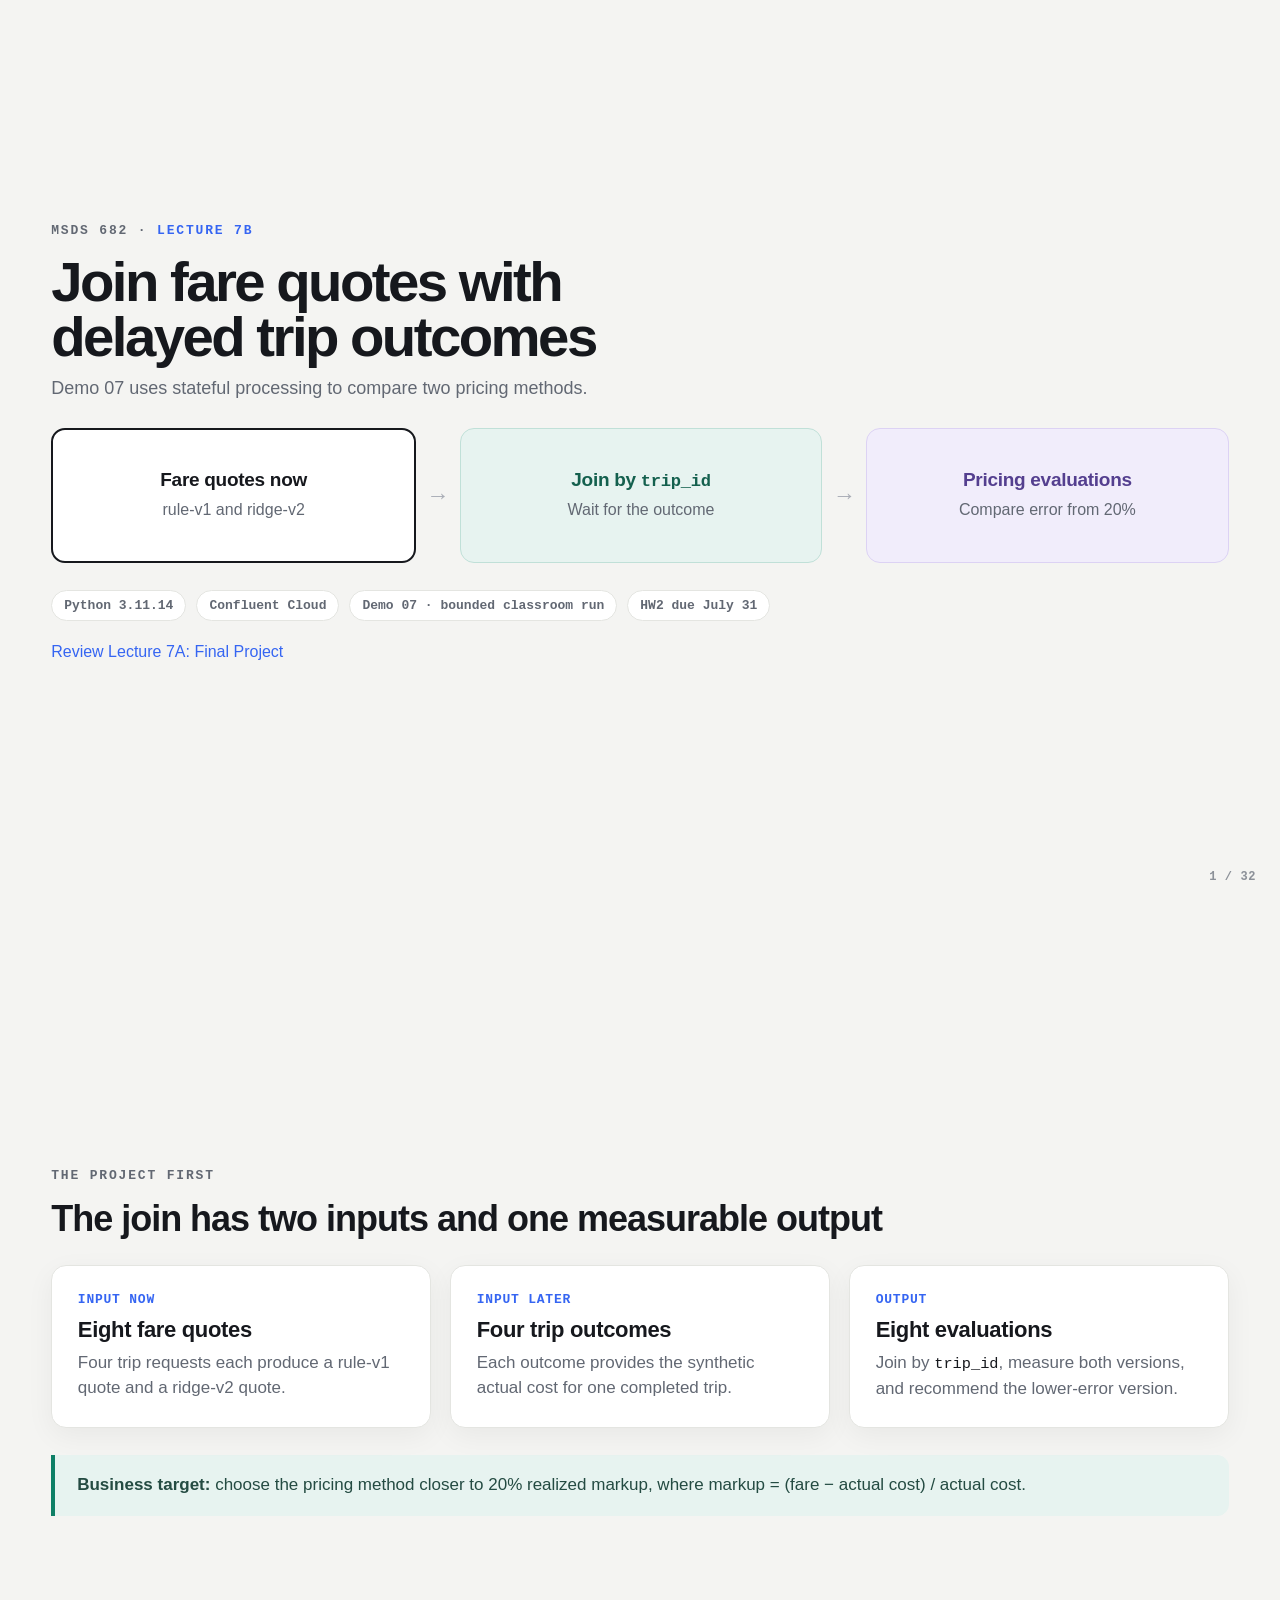
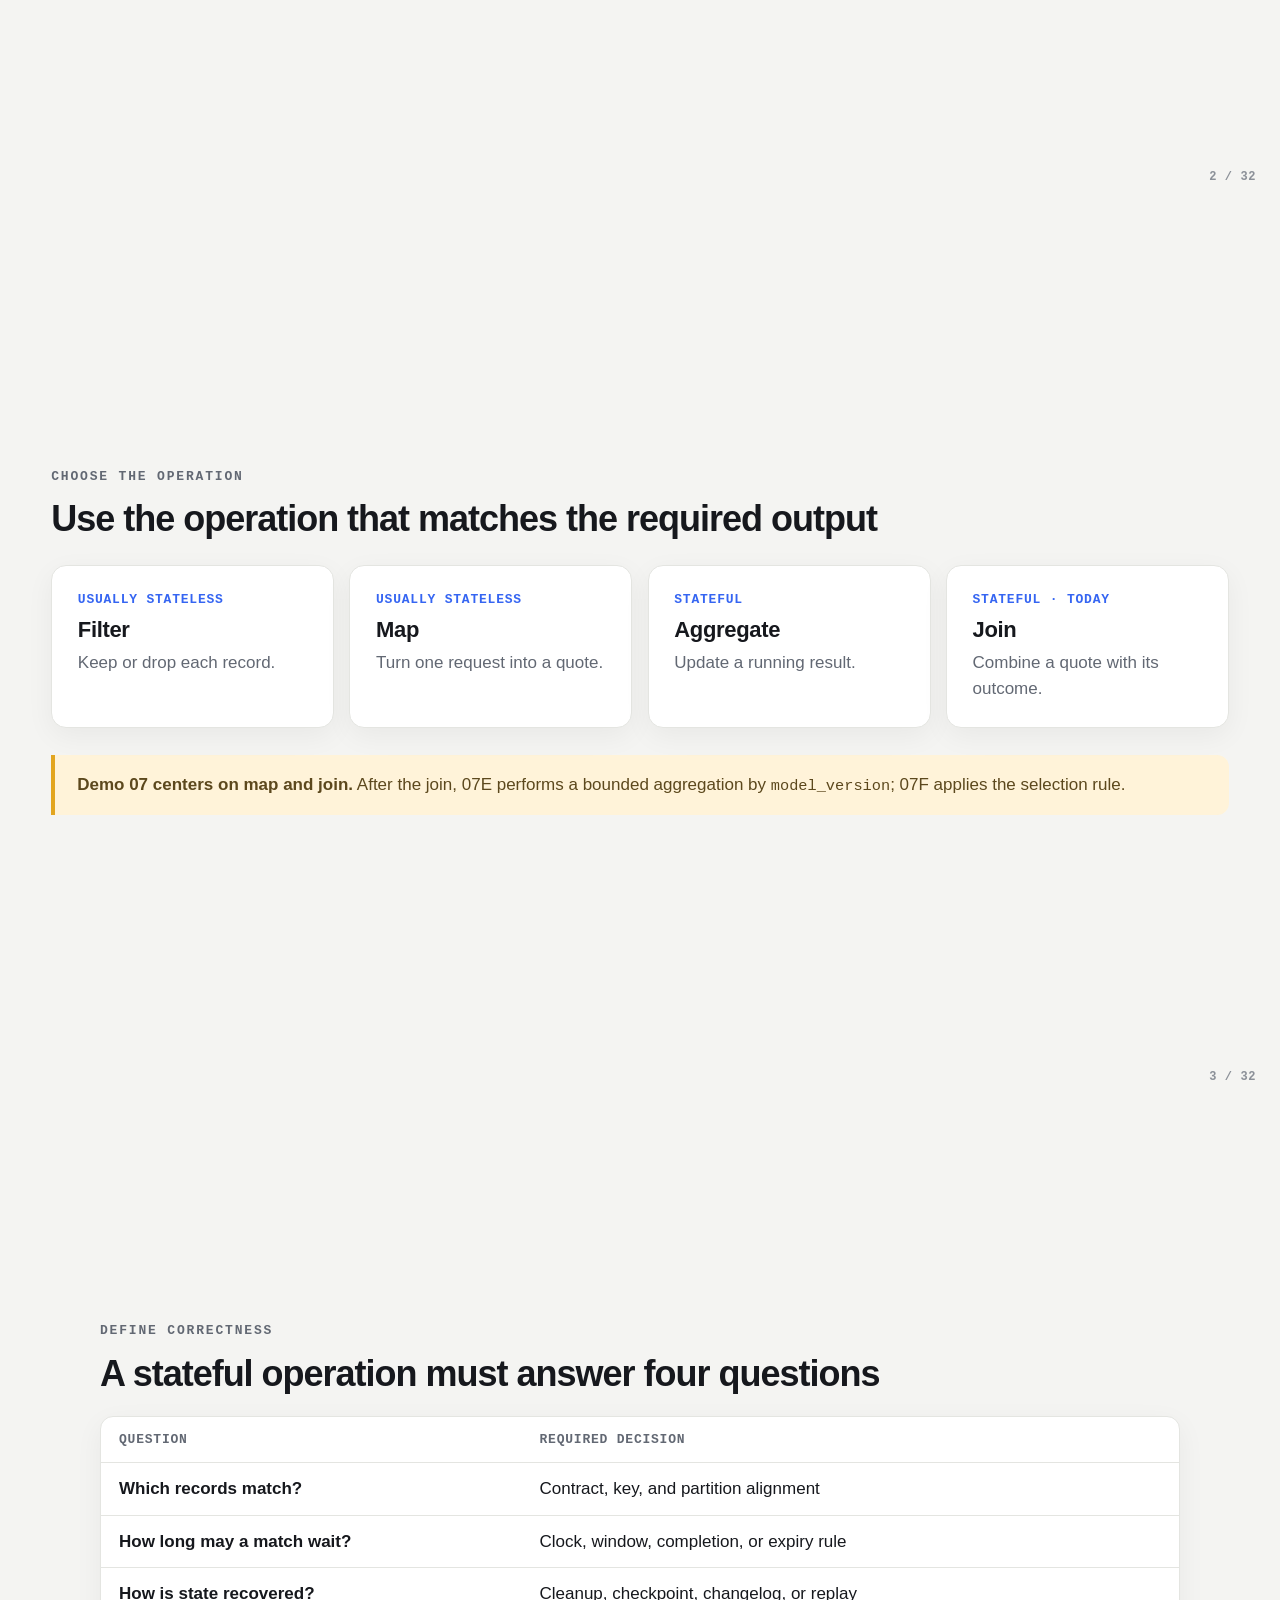
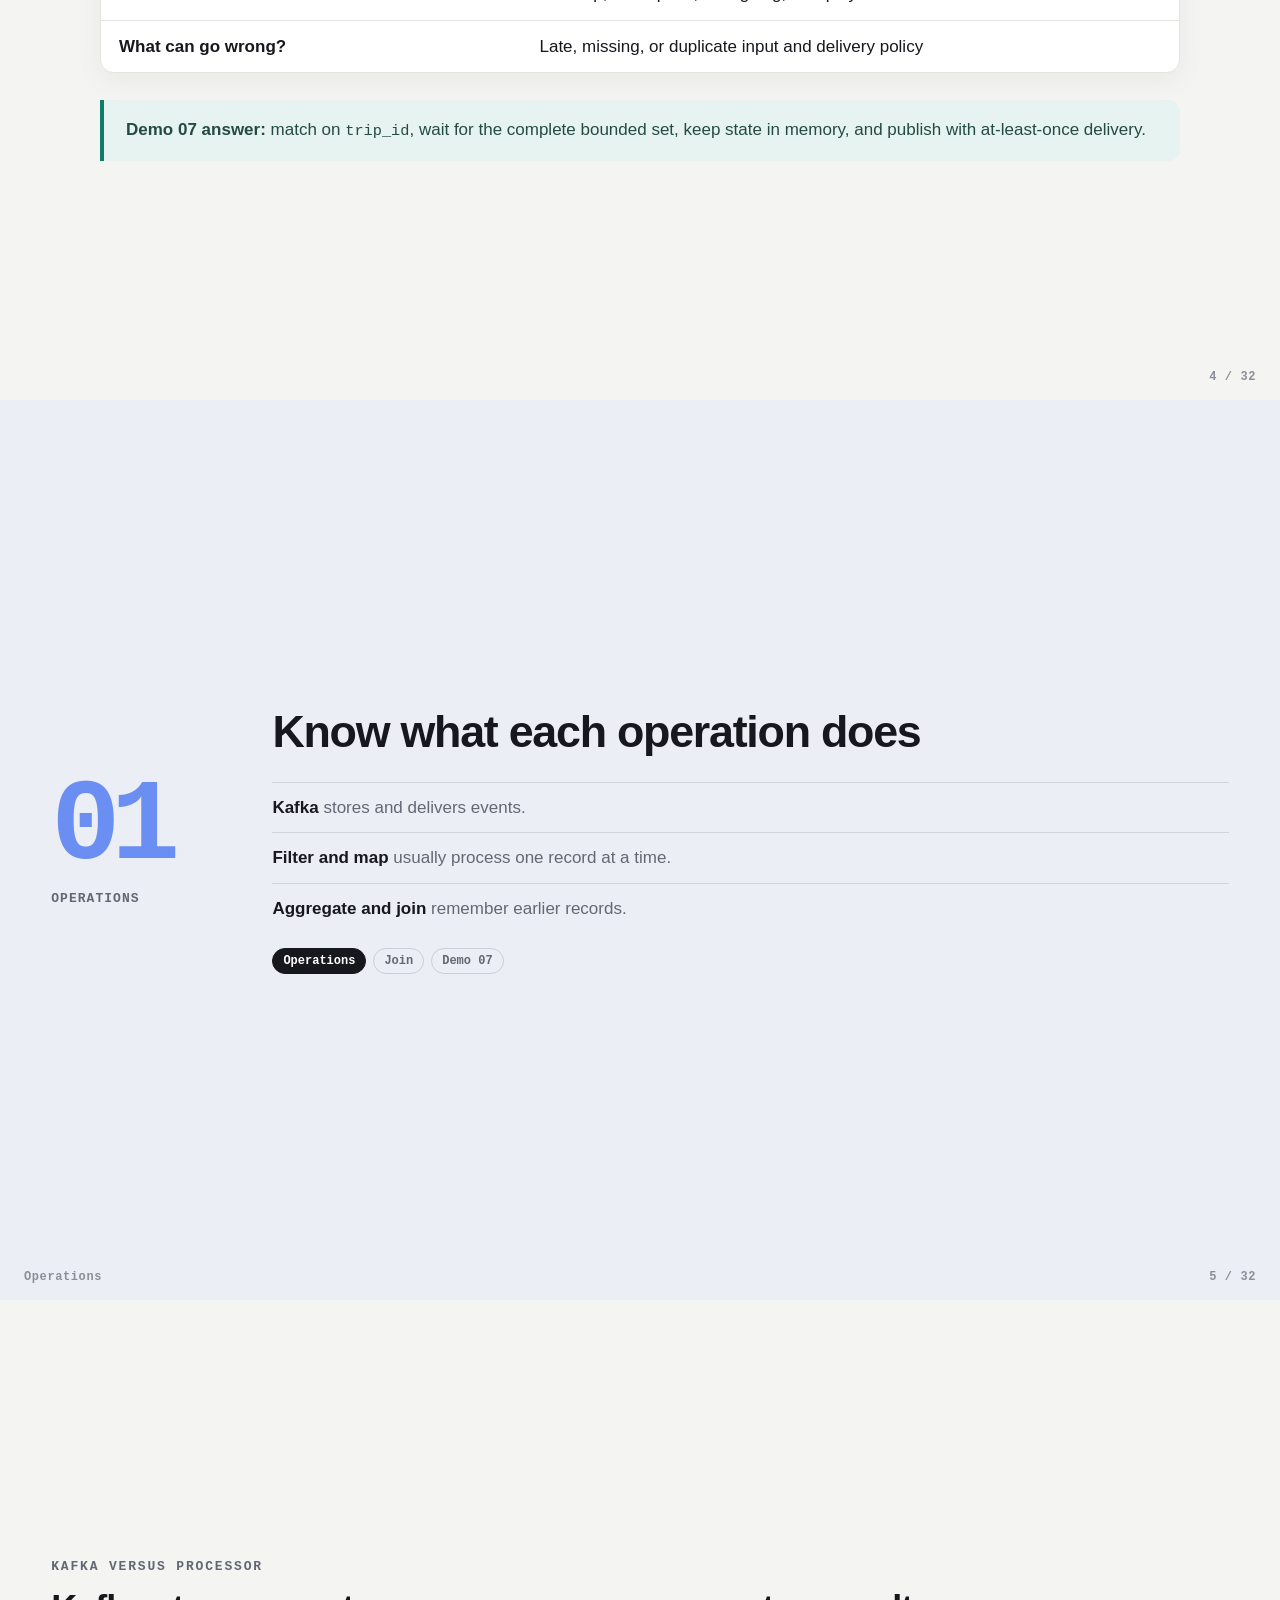
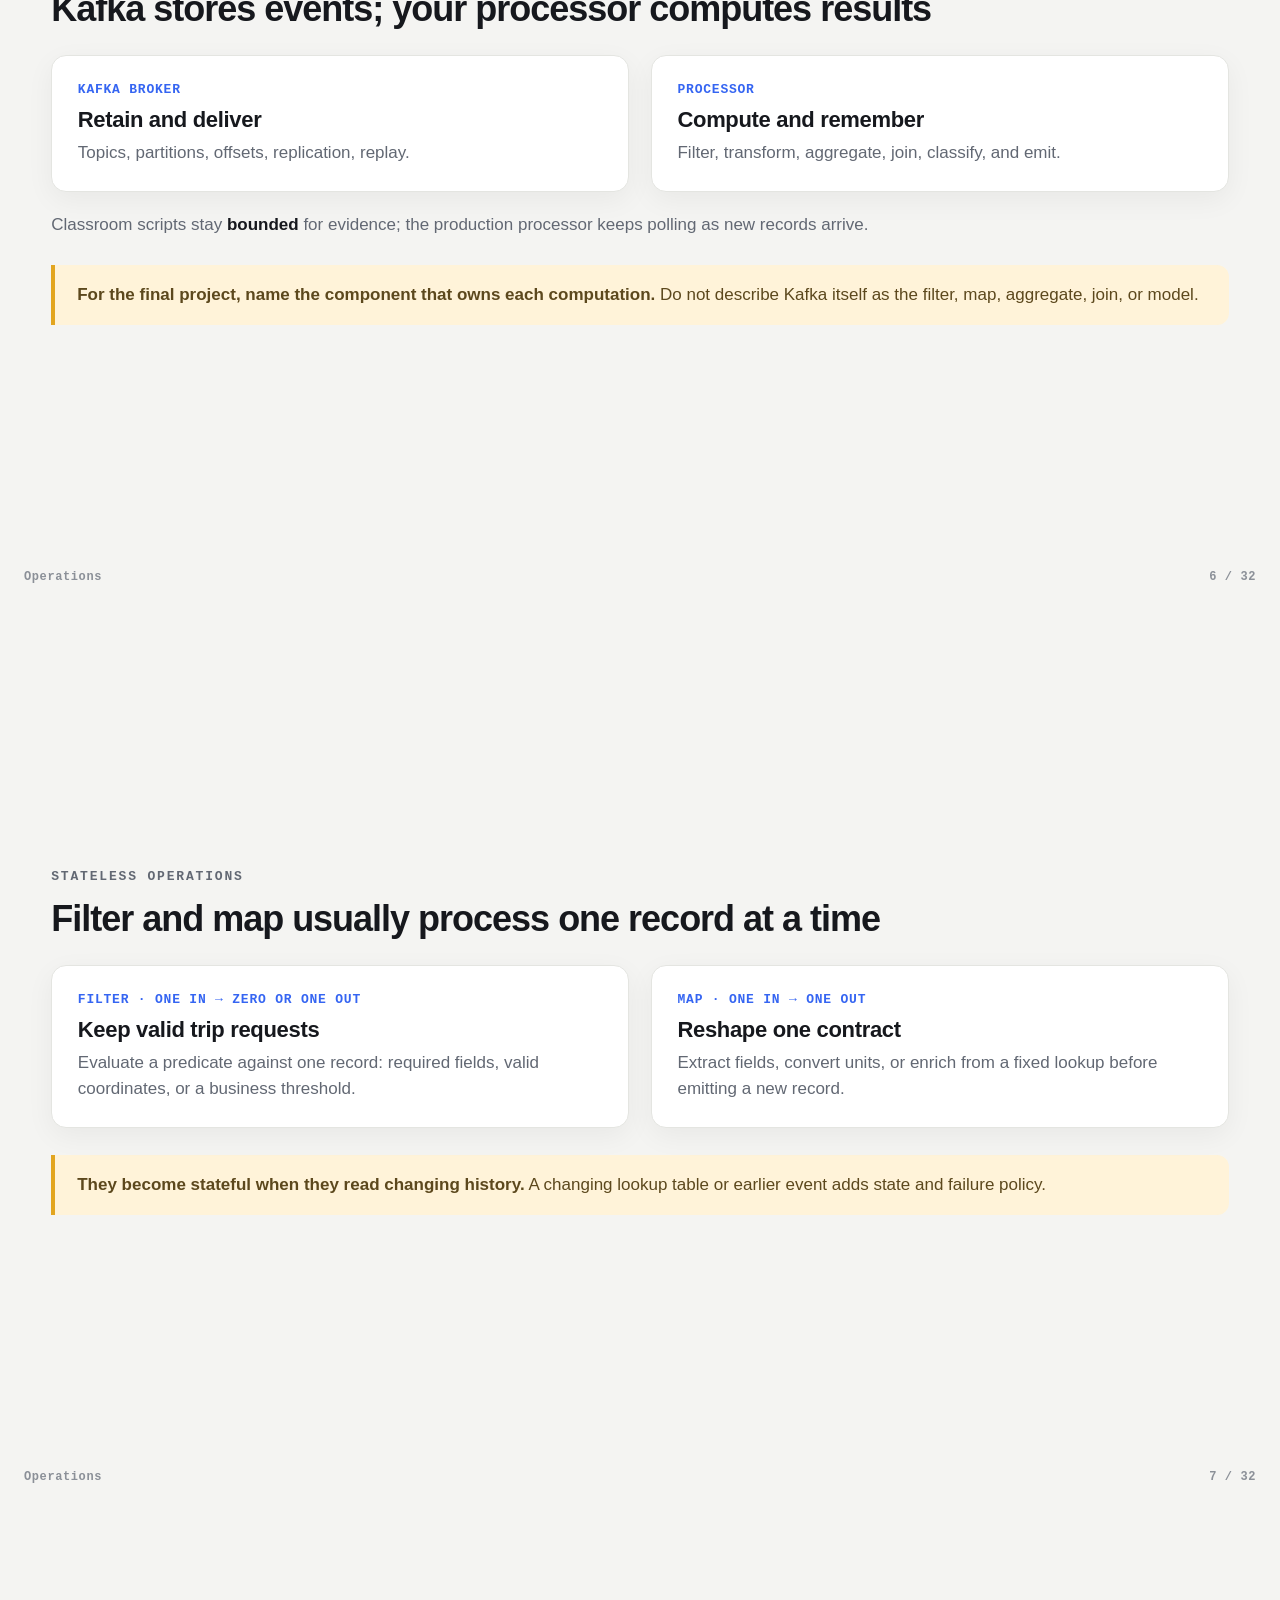
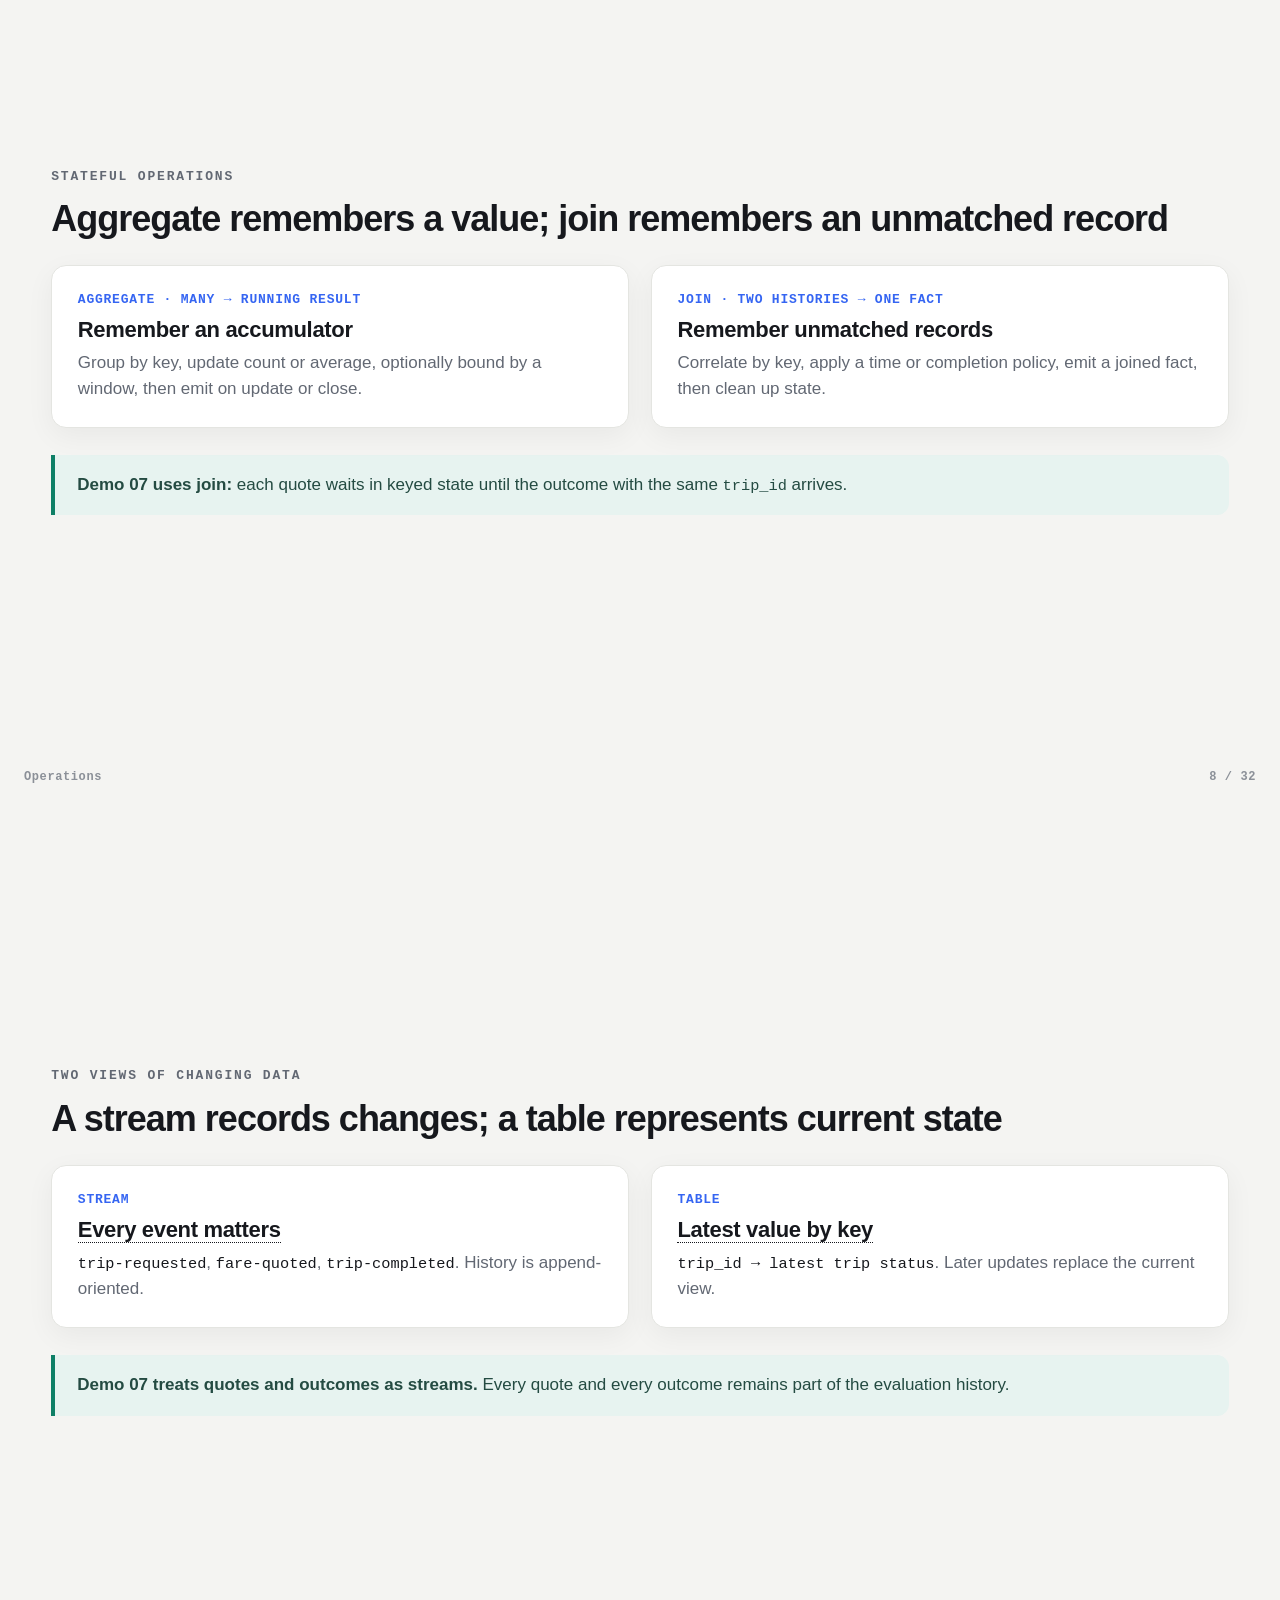
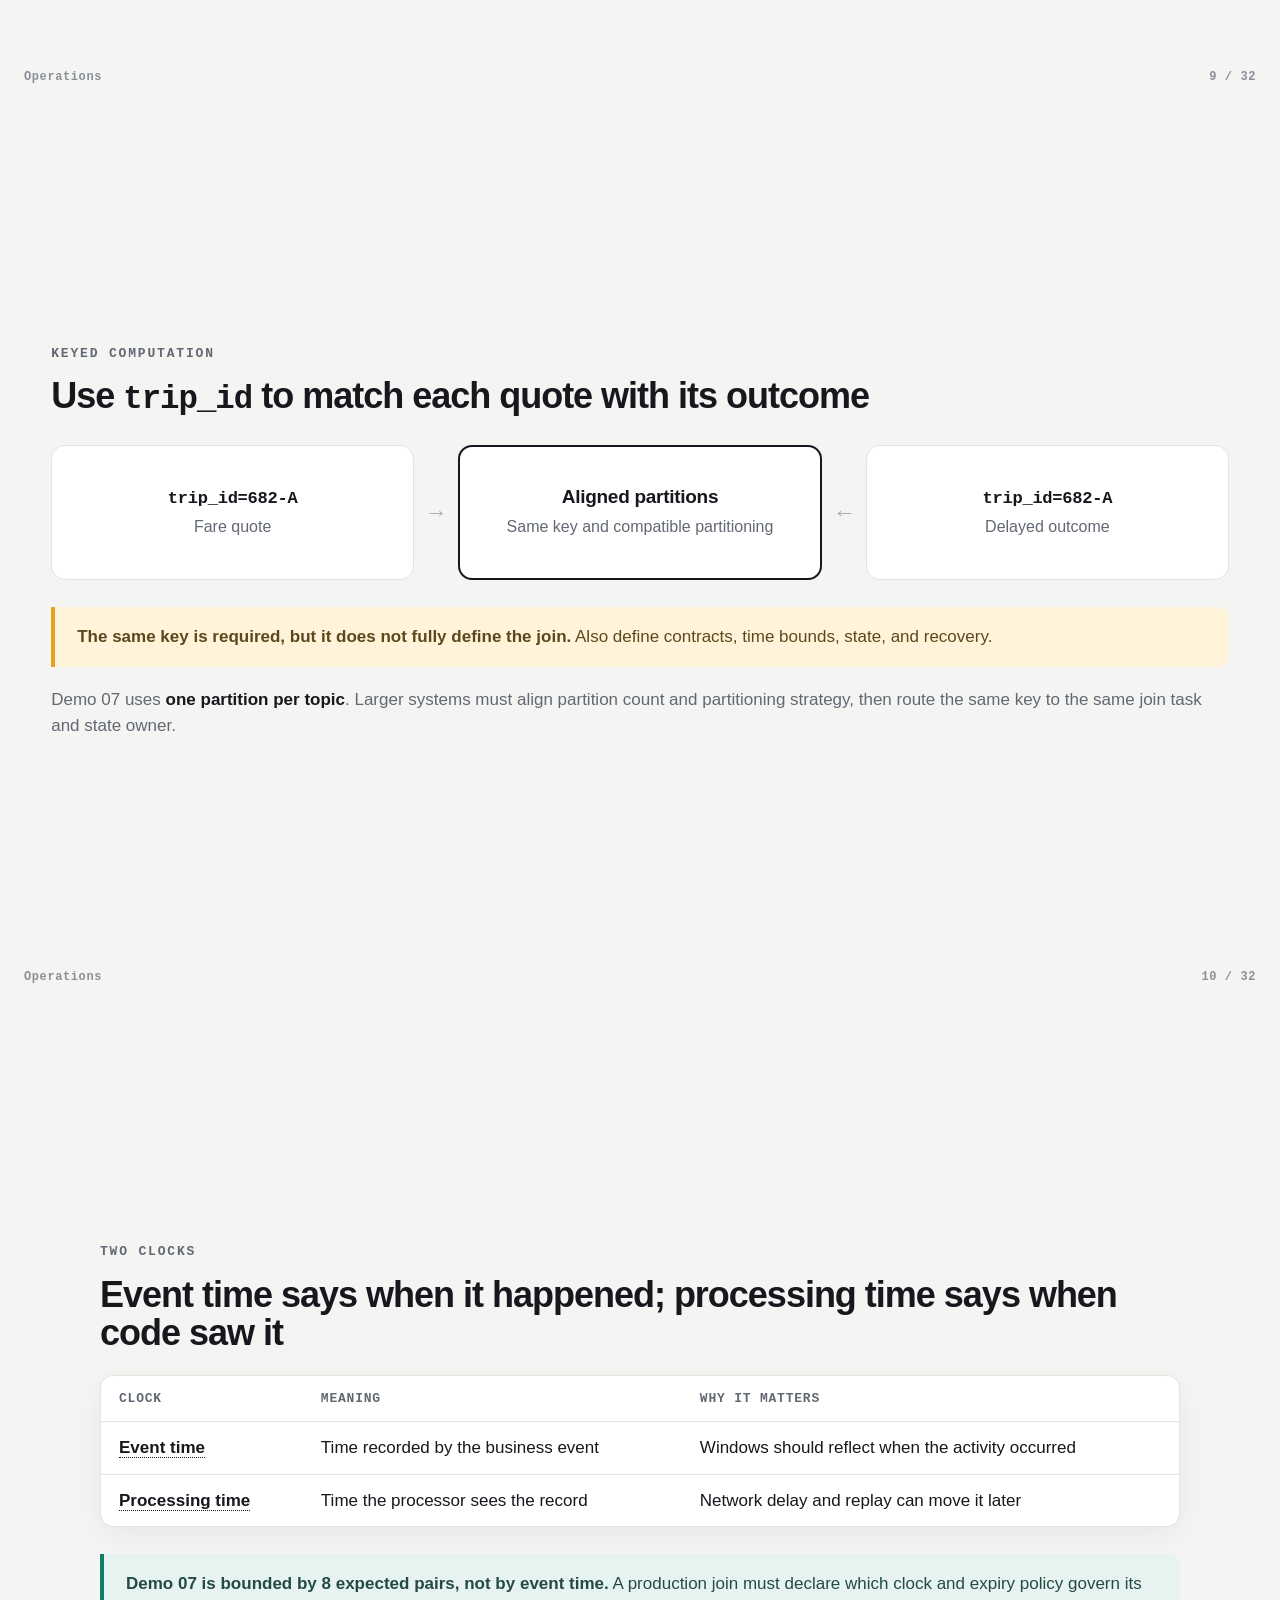
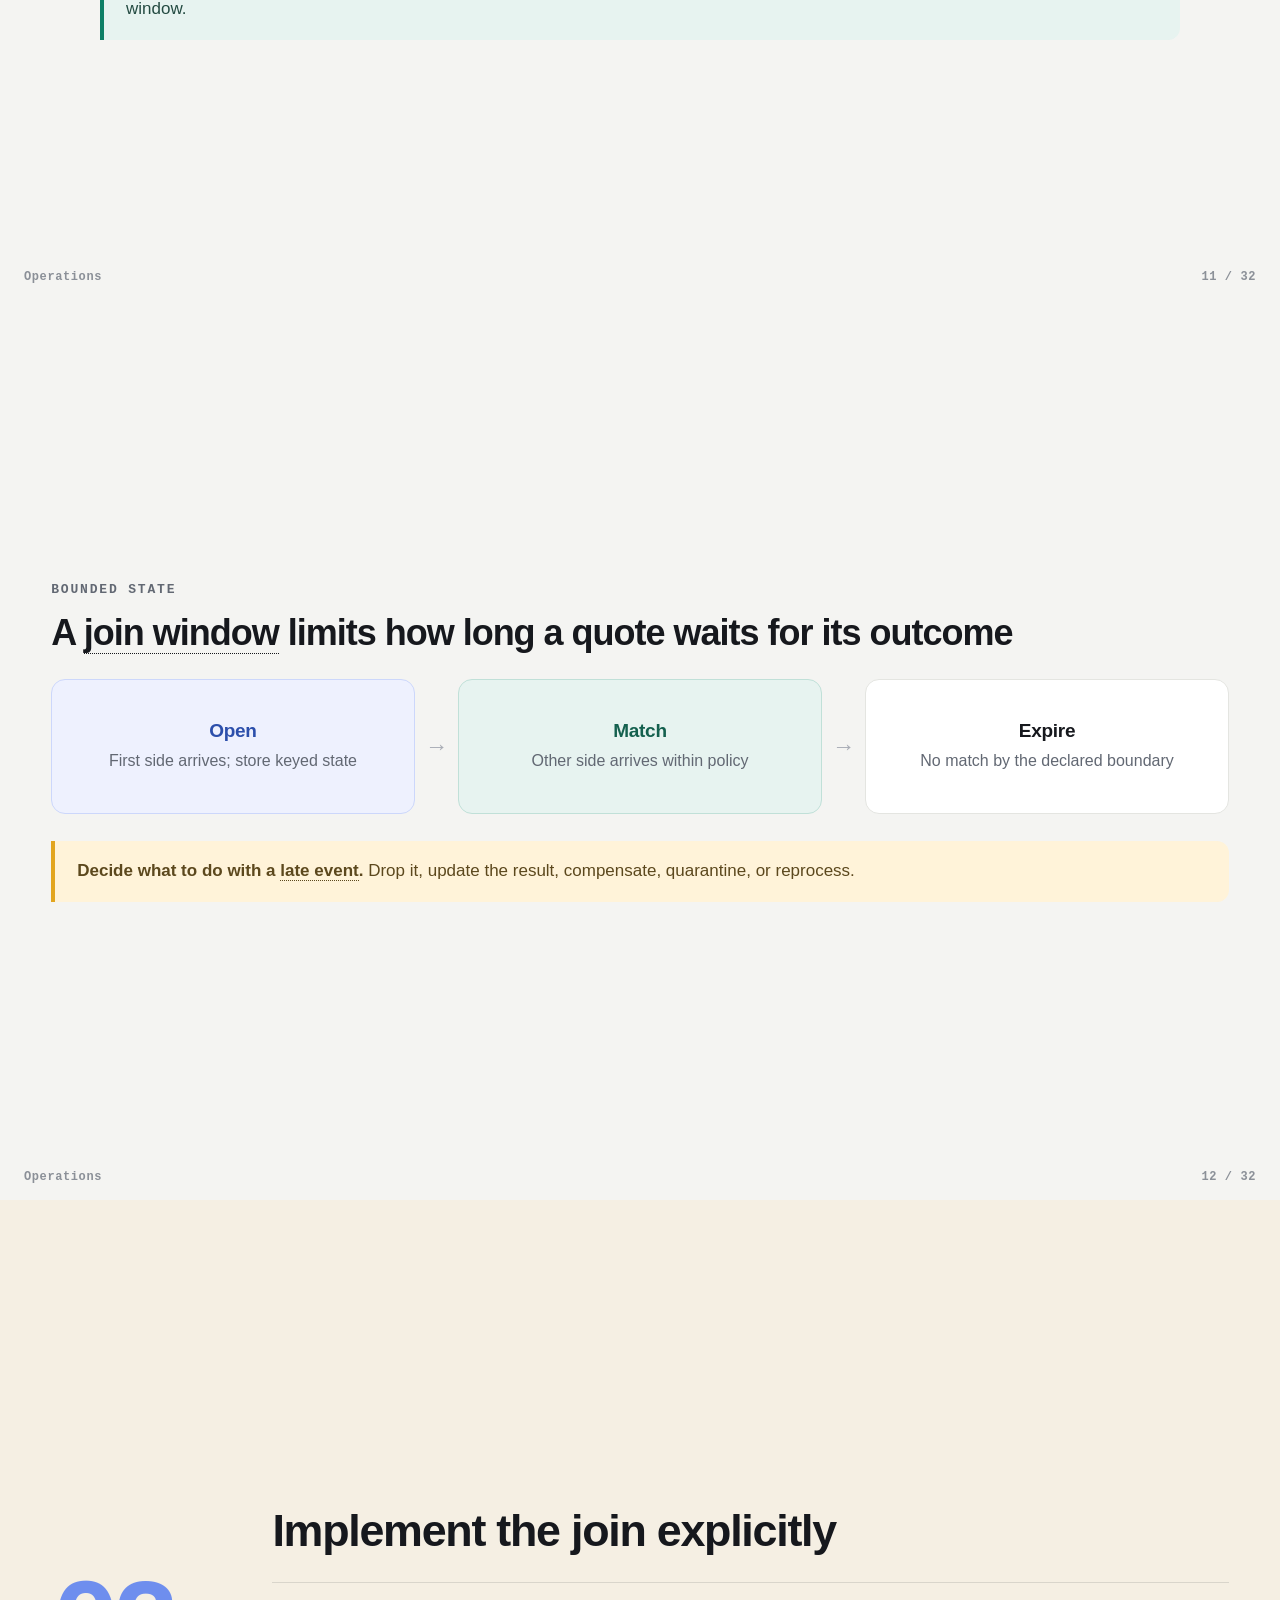
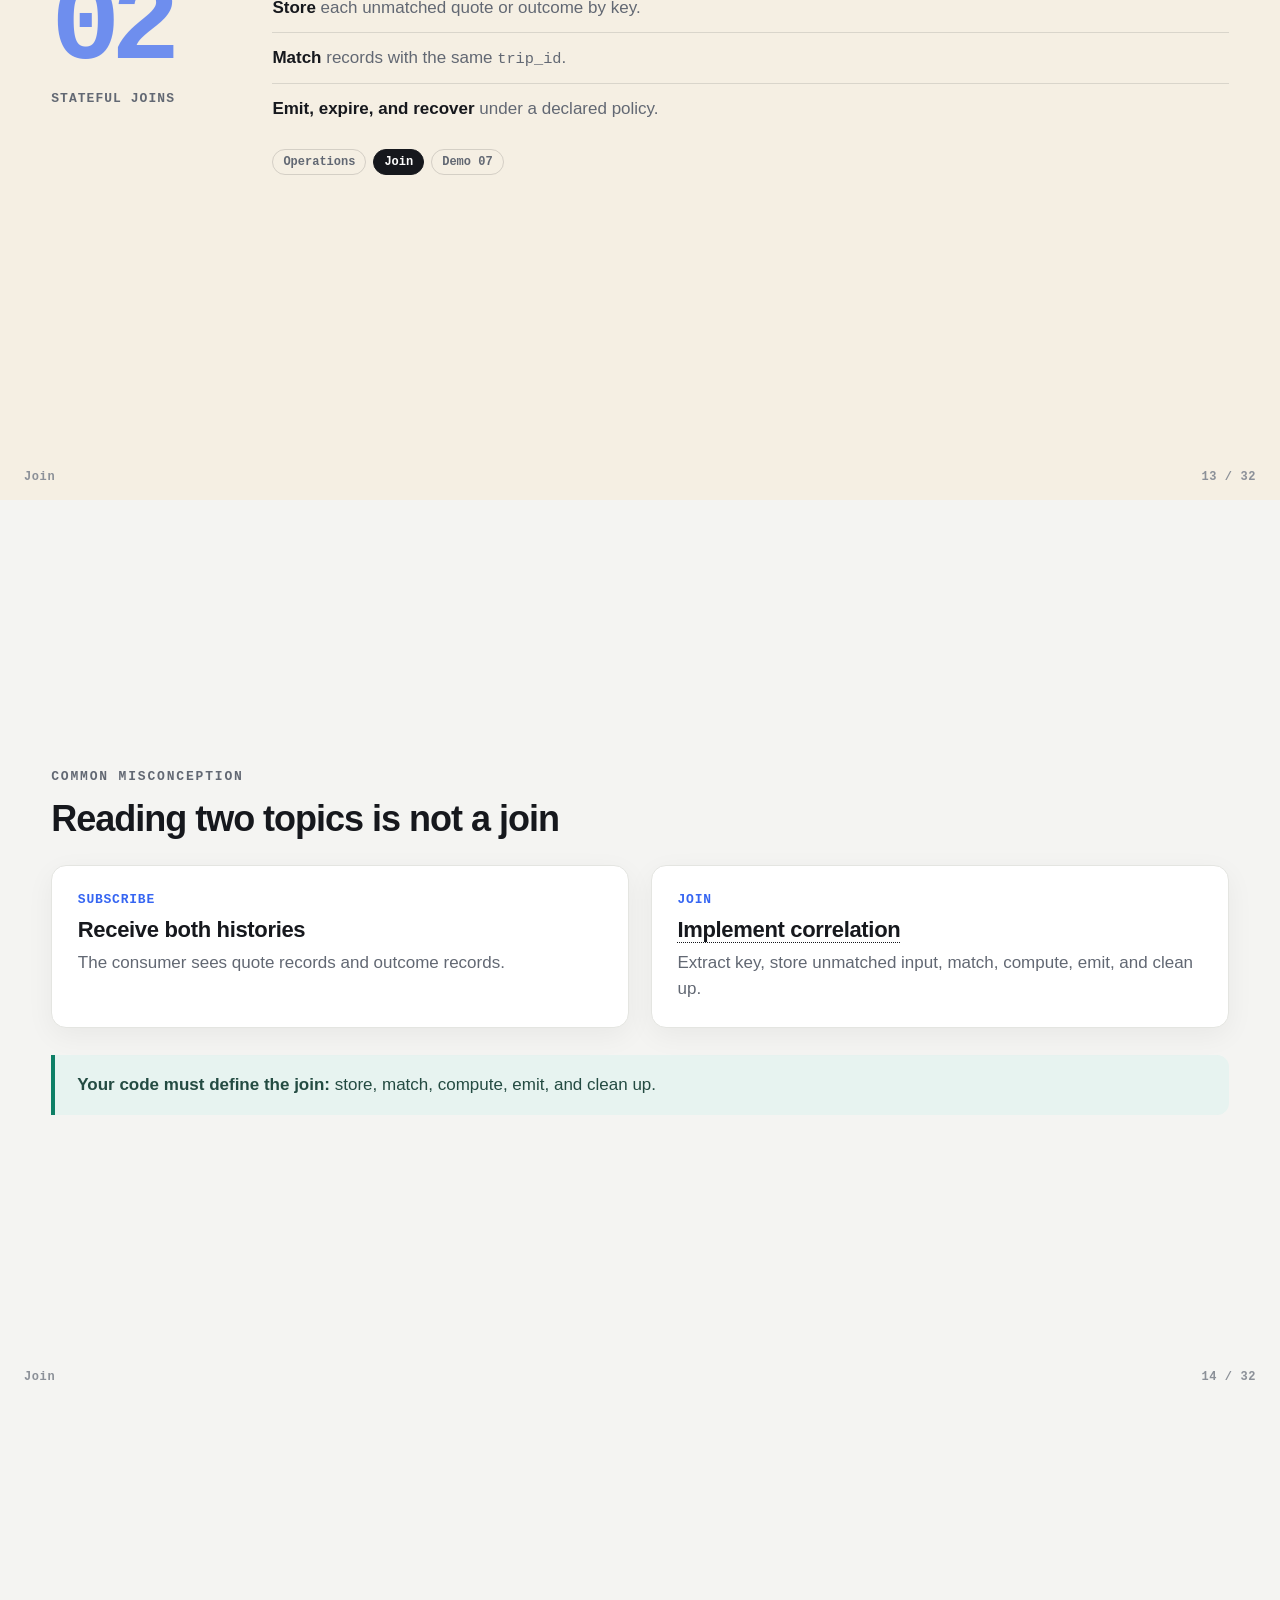
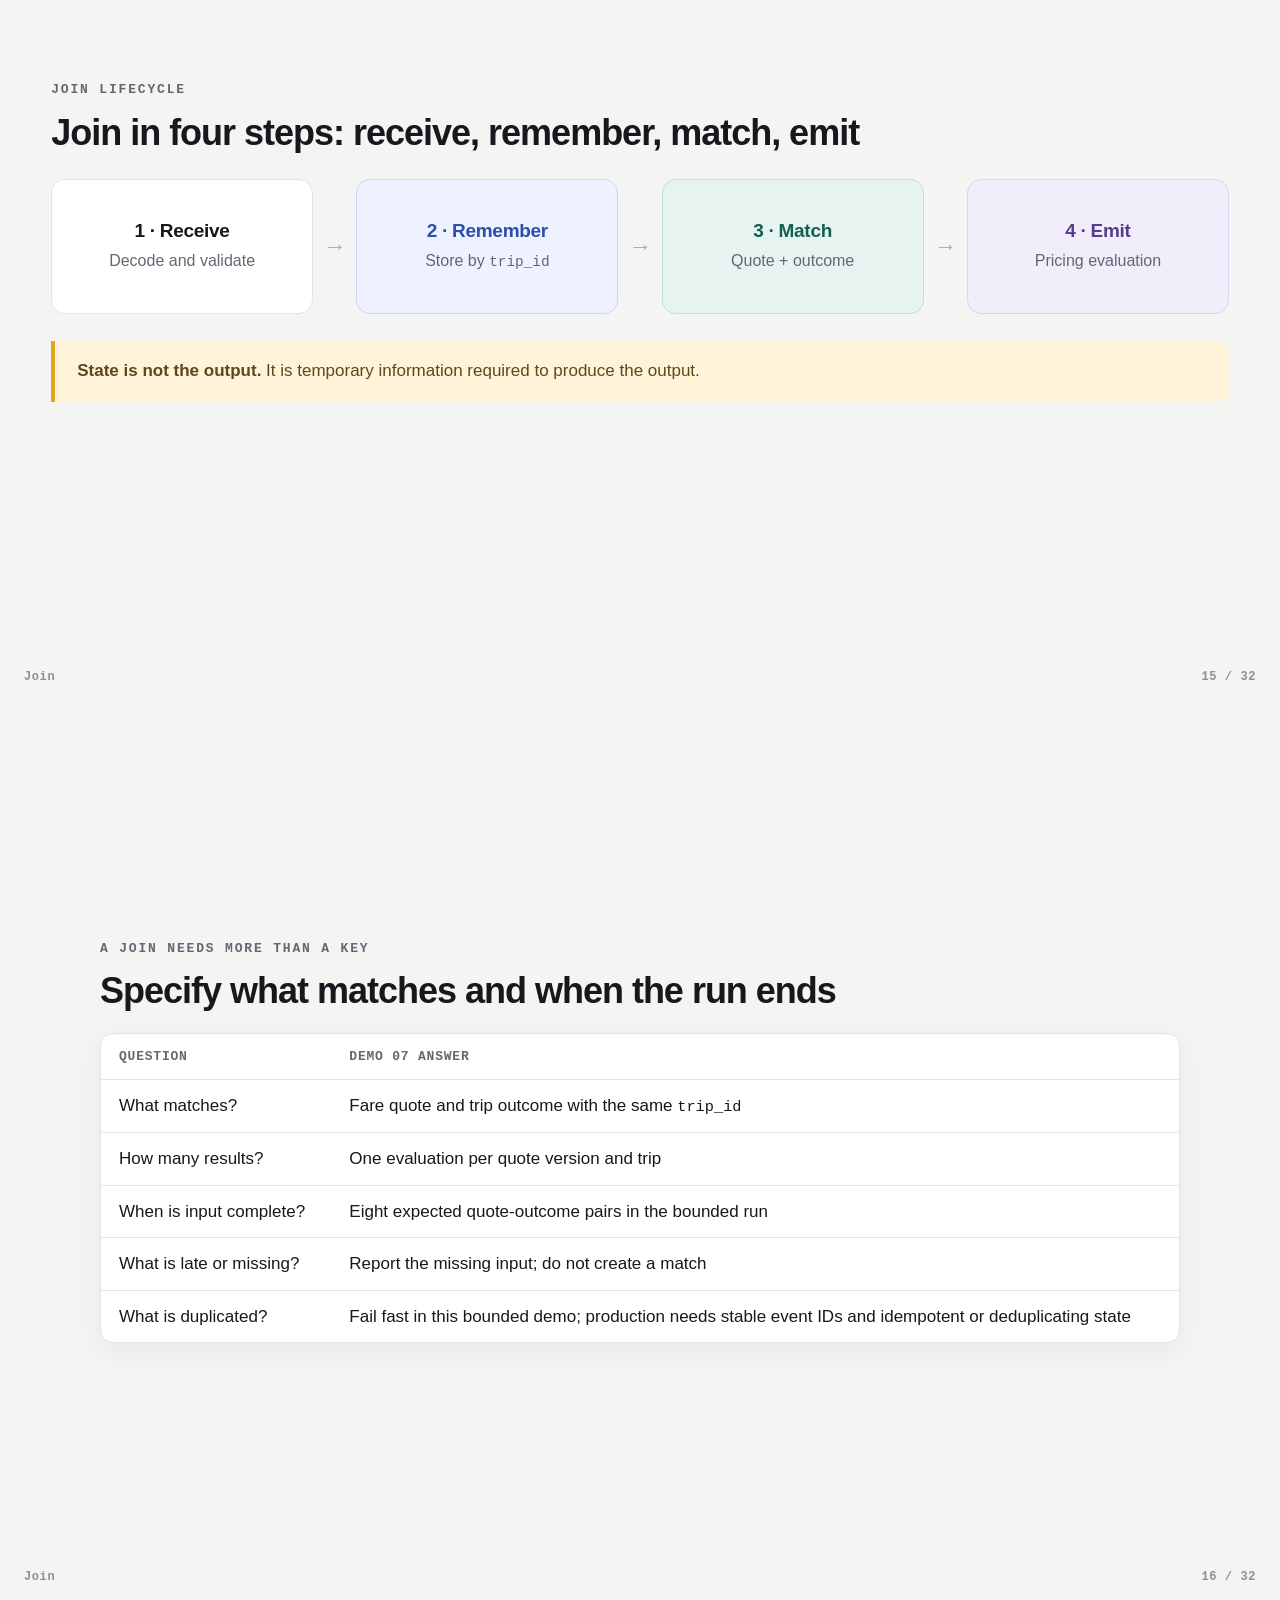
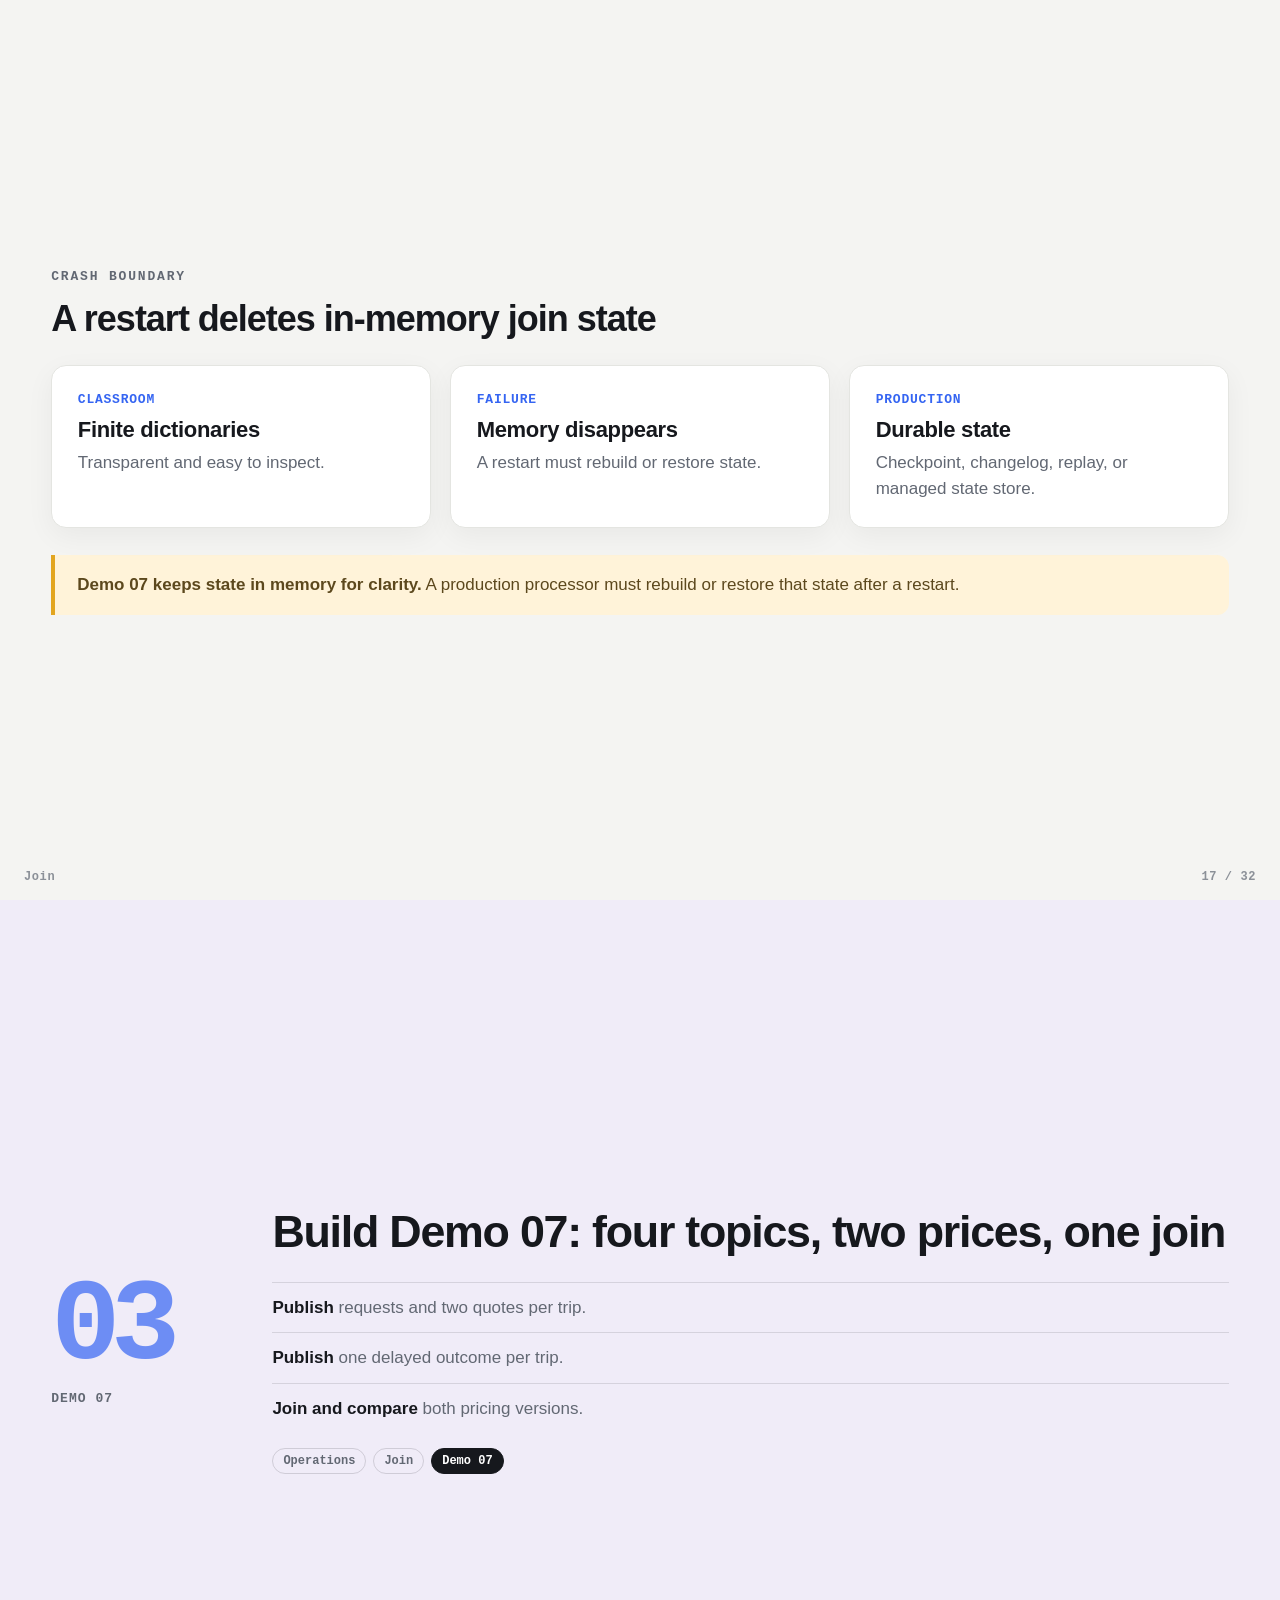
<file: handouts/lec7b-stateful-stream-processing.html>
<!doctype html>
<html lang="en">
<head>
  <meta charset="utf-8">
  <meta name="viewport" content="width=device-width, initial-scale=1">
  <meta name="description" content="MSDS 682 Lecture 7B slides: stateful stream processing, streams and tables, joins, delayed outcomes, and real-time model evaluation.">
  <title>MSDS 682 · Lecture 7B · Stateful Stream Processing</title>
  <style>
    :root {
      --bg: #f4f4f2;
      --ink: #16181d;
      --muted: #626873;
      --line: #e4e5e1;
      --panel: #ffffff;
      --accent: #3565f2;
      --accent-soft: #eef1fe;
      --accent-line: #ccd7fb;
      --green: #0e7f66;
      --green-soft: #e7f3f0;
      --green-line: #c0e0d8;
      --amber: #8a5a06;
      --amber-soft: #fff3d9;
      --amber-line: #eeda9f;
      --purple: #6f4fc3;
      --purple-soft: #f1edfb;
      --purple-line: #dcd2f4;
      --code-bg: #171b24;
      --code-ink: #e9edf5;
      --mono: "SF Mono", Menlo, Consolas, monospace;
      --shadow: 0 8px 28px rgba(22, 24, 29, .05);
      --fs-body: clamp(17px, 1.1vw, 22px);
      --fs-small: clamp(16px, 1vw, 20px);
      --fs-kicker: clamp(13px, .85vw, 16px);
    }

    * { box-sizing: border-box; }

    html, body {
      margin: 0;
      background: var(--bg);
      color: var(--ink);
      font-family: -apple-system, BlinkMacSystemFont, "Helvetica Neue", Arial, sans-serif;
    }

    html {
      scroll-snap-type: y mandatory;
      scroll-behavior: smooth;
    }

    body { overflow-x: hidden; }

    section.slide {
      min-height: 100vh;
      scroll-snap-align: start;
      display: grid;
      place-items: center;
      padding: 4vh 3vw 6vh;
      position: relative;
    }

    .frame { width: min(1320px, 92vw); }
    .frame.narrow { width: min(1080px, 88vw); }

    .kicker {
      margin: 0 0 14px;
      color: var(--muted);
      font-family: var(--mono);
      font-size: var(--fs-kicker);
      font-weight: 700;
      letter-spacing: .14em;
      text-transform: uppercase;
    }

    .kicker b { color: var(--accent); font-weight: 700; }

    h1 {
      margin: 0 0 10px;
      font-size: clamp(36px, 2.8vw, 54px);
      font-weight: 750;
      letter-spacing: -.028em;
      line-height: 1.06;
    }

    .hero h1 {
      max-width: 1120px;
      font-size: clamp(52px, 4.4vw, 84px);
      line-height: .98;
      letter-spacing: -.045em;
    }

    .sub {
      margin: 0 0 3vh;
      color: var(--muted);
      font-size: clamp(18px, 1.3vw, 25px);
      line-height: 1.45;
    }

    p, li, td, th { font-size: var(--fs-body); line-height: 1.5; }
    code { font-family: var(--mono); font-size: .9em; }

    .duo {
      display: grid;
      grid-template-columns: repeat(2, minmax(0, 1fr));
      gap: clamp(16px, 1.7vw, 28px);
      align-items: stretch;
    }

    .trio {
      display: grid;
      grid-template-columns: repeat(3, minmax(0, 1fr));
      gap: clamp(14px, 1.5vw, 24px);
      align-items: stretch;
    }

    .quad {
      display: grid;
      grid-template-columns: repeat(4, minmax(0, 1fr));
      gap: clamp(12px, 1.2vw, 20px);
      align-items: stretch;
    }

    .card {
      background: var(--panel);
      border: 1px solid var(--line);
      border-radius: 15px;
      padding: clamp(20px, 2vw, 32px);
      box-shadow: var(--shadow);
    }

    .card .tag {
      display: block;
      margin: 0 0 10px;
      color: var(--accent);
      font-family: var(--mono);
      font-size: var(--fs-kicker);
      font-weight: 700;
      letter-spacing: .06em;
      text-transform: uppercase;
    }

    .card h2 {
      margin: 0 0 8px;
      font-size: clamp(22px, 1.6vw, 31px);
      line-height: 1.15;
      letter-spacing: -.015em;
    }

    .card p { margin: 0; color: var(--muted); }
    .card p strong, .card p code { color: var(--ink); }
    .chip { text-align: center; }
    .chip h2 { margin: 0; font-size: clamp(26px, 2vw, 40px); }
    .chip p { margin-top: 6px; }

    .rail {
      display: flex;
      align-items: stretch;
      gap: clamp(8px, .8vw, 14px);
      margin: 3vh 0 0;
    }

    .rail-node {
      flex: 1;
      min-height: clamp(120px, 15vh, 165px);
      display: grid;
      align-content: center;
      border: 1px solid var(--line);
      border-radius: 14px;
      background: var(--panel);
      padding: clamp(16px, 1.5vw, 24px);
      text-align: center;
    }

    .rail-node b {
      font-size: clamp(19px, 1.4vw, 27px);
      letter-spacing: -.015em;
    }

    .rail-node span {
      display: block;
      margin-top: 8px;
      color: var(--muted);
      font-size: var(--fs-small);
      line-height: 1.4;
    }

    .rail-node.n-connect { background: var(--accent-soft); border-color: var(--accent-line); }
    .rail-node.n-connect b { color: #2c4fab; }
    .rail-node.n-kafka { background: var(--panel); border: 2px solid var(--ink); }
    .rail-node.n-proc { background: var(--green-soft); border-color: var(--green-line); }
    .rail-node.n-proc b { color: #14604e; }
    .rail-node.n-reg { background: var(--purple-soft); border-color: var(--purple-line); }
    .rail-node.n-reg b { color: #543f8f; }
    .rail-node.sm { min-height: 106px; padding: 14px; }
    .rail-node.sm b { font-size: clamp(16px, 1.15vw, 21px); }

    .rail-arrow {
      display: grid;
      place-items: center;
      color: #a9adb6;
      font-size: clamp(22px, 1.8vw, 34px);
      font-weight: 600;
    }

    .rail-title {
      margin: 3vh 0 0;
      color: var(--muted);
      font-family: var(--mono);
      font-size: var(--fs-kicker);
      font-weight: 700;
      letter-spacing: .08em;
      text-transform: uppercase;
    }

    .rail-title + .rail { margin-top: 10px; }
    .factline { margin: 2.2vh 0 0; color: var(--muted); font-size: var(--fs-body); }
    .factline strong, .factline code { color: var(--ink); }

    table {
      width: 100%;
      margin-top: 2.5vh;
      border-collapse: separate;
      border-spacing: 0;
      overflow: hidden;
      background: var(--panel);
      border: 1px solid var(--line);
      border-radius: 13px;
      box-shadow: var(--shadow);
    }

    th, td {
      padding: clamp(13px, 1.3vh, 18px) 18px;
      text-align: left;
      vertical-align: top;
      border-bottom: 1px solid var(--line);
    }

    th {
      color: var(--muted);
      font-family: var(--mono);
      font-size: var(--fs-kicker);
      font-weight: 700;
      letter-spacing: .06em;
      text-transform: uppercase;
    }

    tr:last-child td { border-bottom: 0; }

    .takeaway {
      margin-top: 3vh;
      border-left: 4px solid var(--accent);
      border-radius: 0 12px 12px 0;
      background: var(--accent-soft);
      padding: 18px 22px;
      color: #313b5a;
      font-size: var(--fs-body);
      line-height: 1.45;
    }

    .takeaway.point {
      border-color: var(--green);
      background: var(--green-soft);
      color: #244b42;
    }

    .takeaway.caveat {
      border-color: #e2a51f;
      background: var(--amber-soft);
      color: #5c481d;
    }

    .hero-meta {
      display: flex;
      flex-wrap: wrap;
      gap: 10px;
      margin-top: 3vh;
    }

    .pill {
      border: 1px solid var(--line);
      border-radius: 999px;
      background: var(--panel);
      padding: 7px 12px;
      color: var(--muted);
      font-family: var(--mono);
      font-size: var(--fs-kicker);
      font-weight: 700;
    }

    .module-toc {
      display: grid;
      grid-template-columns: repeat(5, minmax(0, 1fr));
      gap: clamp(12px, 1.2vw, 20px);
      margin-top: 3vh;
    }

    .module-toc a {
      min-height: 220px;
      display: flex;
      flex-direction: column;
      justify-content: space-between;
      border: 1px solid var(--line);
      border-radius: 15px;
      background: var(--panel);
      padding: 22px;
      color: inherit;
      text-decoration: none;
      box-shadow: var(--shadow);
      transition: transform .16s ease, border-color .16s ease, box-shadow .16s ease;
    }

    .module-toc a:hover {
      transform: translateY(-3px);
      border-color: var(--accent-line);
      box-shadow: 0 12px 30px rgba(22, 24, 29, .09);
    }

    .module-toc a:focus-visible {
      outline: 2px solid var(--accent);
      outline-offset: 2px;
    }

    .module-toc .number {
      color: var(--accent);
      font-family: var(--mono);
      font-size: var(--fs-kicker);
      font-weight: 800;
    }

    .module-toc h2 {
      margin: auto 0 7px;
      font-size: clamp(22px, 1.6vw, 30px);
    }

    .module-toc p { margin: 0; color: var(--muted); font-size: var(--fs-small); }

    .module-divider { background: #eceef5; }
    .module-divider[data-tone="green"] { background: #e9f1ef; }
    .module-divider[data-tone="amber"] { background: #f5efe3; }
    .module-divider[data-tone="purple"] { background: #f0ecf8; }

    .module-divider-shell {
      display: grid;
      grid-template-columns: 170px minmax(0, 1fr);
      gap: clamp(28px, 4vw, 64px);
      align-items: center;
    }

    .module-index {
      color: rgba(53, 101, 242, .7);
      font-family: var(--mono);
      font-size: clamp(84px, 9vw, 142px);
      font-weight: 800;
      letter-spacing: -.08em;
      line-height: .9;
    }

    .module-label {
      margin-top: 12px;
      color: var(--muted);
      font-family: var(--mono);
      font-size: var(--fs-kicker);
      font-weight: 700;
      letter-spacing: .08em;
      text-transform: uppercase;
    }

    .module-divider h1 { font-size: clamp(44px, 3.5vw, 68px); }

    .module-points {
      display: grid;
      gap: 12px;
      margin: 3vh 0 0;
      padding: 0;
      list-style: none;
    }

    .module-points li {
      border-top: 1px solid rgba(22, 24, 29, .12);
      padding-top: 12px;
      color: var(--muted);
    }

    .module-points strong { color: var(--ink); }

    .module-strip {
      display: flex;
      flex-wrap: wrap;
      gap: 7px;
      margin-top: 3vh;
    }

    .module-strip span {
      border: 1px solid rgba(22, 24, 29, .15);
      border-radius: 999px;
      padding: 5px 10px;
      color: var(--muted);
      font-family: var(--mono);
      font-size: 12px;
      font-weight: 700;
    }

    .module-strip span.here {
      border-color: var(--ink);
      background: var(--ink);
      color: white;
    }

    .metric {
      margin: 3vh 0;
      border: 1px solid var(--line);
      border-radius: 15px;
      background: var(--panel);
      padding: clamp(20px, 2.4vw, 34px);
      text-align: center;
      box-shadow: var(--shadow);
    }

    .metric .equation {
      color: var(--ink);
      font-family: var(--mono);
      font-size: clamp(20px, 1.7vw, 30px);
      font-weight: 700;
      letter-spacing: -.025em;
      line-height: 1.35;
    }

    .metric .equation sub { font-size: .62em; }
    .metric p { margin: 14px 0 0; color: var(--muted); }

    .datechip {
      display: inline-block;
      border: 1px solid var(--line);
      border-radius: 999px;
      background: var(--bg);
      padding: 6px 13px;
      color: var(--muted);
      font-family: var(--mono);
      font-size: var(--fs-kicker);
      font-weight: 700;
      letter-spacing: .07em;
      text-transform: uppercase;
    }

    .datechip.now {
      border-color: var(--accent);
      background: var(--accent);
      color: #ffffff;
    }

    .thennow {
      display: grid;
      grid-template-columns: minmax(0, 1fr) minmax(0, 1.04fr);
      gap: clamp(16px, 1.8vw, 30px);
      align-items: stretch;
      margin-top: 3vh;
    }

    .thennow-col {
      border: 1px solid var(--line);
      border-radius: 15px;
      background: var(--panel);
      padding: clamp(20px, 2vw, 32px);
      box-shadow: var(--shadow);
    }

    .thennow-col.open {
      border-color: var(--accent-line);
      background: var(--accent-soft);
      box-shadow: none;
    }

    .checklist {
      display: grid;
      gap: 12px;
      margin: 20px 0 0;
      padding: 0;
      list-style: none;
    }

    .checklist li {
      display: grid;
      grid-template-columns: 21px minmax(0, 1fr);
      gap: 10px;
      align-items: baseline;
      color: var(--muted);
      font-size: var(--fs-small);
      line-height: 1.45;
    }

    .checklist li::before {
      content: "\2713";
      color: var(--green);
      font-weight: 800;
    }

    .checklist li > span { display: block; min-width: 0; }
    .checklist strong, .checklist code { color: var(--ink); }

    .openq {
      margin: 20px 0 0;
      font-size: clamp(23px, 1.75vw, 33px);
      font-weight: 700;
      letter-spacing: -.02em;
      line-height: 1.18;
    }

    .opennote { margin: 14px 0 0; color: #4b5470; font-size: var(--fs-small); }
    .opennote strong, .opennote code { color: #313b5a; }

    .method-steps {
      display: grid;
      grid-template-columns: repeat(2, minmax(0, 1fr));
      gap: clamp(14px, 1.5vw, 24px);
      margin: 3vh 0 0;
    }

    .method-step {
      display: grid;
      grid-template-columns: 34px minmax(0, 1fr);
      gap: 15px;
      align-items: start;
      border: 1px solid var(--line);
      border-radius: 14px;
      background: var(--panel);
      padding: clamp(16px, 1.6vw, 24px);
      box-shadow: var(--shadow);
    }

    .method-step .n {
      display: grid;
      place-items: center;
      width: 34px;
      height: 34px;
      border-radius: 999px;
      background: var(--ink);
      color: #ffffff;
      font-family: var(--mono);
      font-size: 15px;
      font-weight: 800;
    }

    .method-step b {
      display: block;
      color: var(--muted);
      font-family: var(--mono);
      font-size: var(--fs-kicker);
      font-weight: 700;
      letter-spacing: .08em;
      text-transform: uppercase;
    }

    .method-step .expr {
      display: block;
      margin-top: 9px;
      font-family: var(--mono);
      font-size: clamp(15px, 1.12vw, 20px);
      font-weight: 700;
      letter-spacing: -.02em;
      line-height: 1.35;
    }

    .scale { margin: 2.6vh 0 0; }

    .scale-head,
    .scale-row,
    .scale-axis {
      display: grid;
      grid-template-columns: clamp(150px, 15vw, 205px) minmax(0, 1fr) clamp(104px, 10.5vw, 148px);
      gap: clamp(14px, 1.4vw, 24px);
      align-items: center;
    }

    .scale-head {
      color: var(--muted);
      font-family: var(--mono);
      font-size: var(--fs-kicker);
      font-weight: 700;
      letter-spacing: .06em;
      text-transform: uppercase;
    }

    .scale-head .right { text-align: right; }

    .scale-row {
      border-top: 1px solid var(--line);
      padding: clamp(13px, 1.7vh, 21px) 0;
    }

    .scale-row:last-of-type { border-bottom: 1px solid var(--line); }

    .scale-name {
      font-size: clamp(19px, 1.35vw, 25px);
      font-weight: 700;
      letter-spacing: -.015em;
    }

    .scale-name em {
      display: block;
      margin-top: 5px;
      color: var(--muted);
      font-family: var(--mono);
      font-size: var(--fs-kicker);
      font-style: normal;
      font-weight: 700;
      letter-spacing: .06em;
      text-transform: uppercase;
    }

    .scale-name em.avg { margin-top: 3px; color: var(--muted); text-transform: none; letter-spacing: .02em; }
    .scale-row.best .scale-name em { color: #14604e; }
    .scale-row.best .scale-name em.avg { color: var(--muted); }

    .plot {
      position: relative;
      height: 48px;
      border: 1px solid var(--line);
      border-radius: 7px;
      background: var(--panel);
    }

    .plot .loss {
      position: absolute;
      left: 0;
      top: 0;
      bottom: 0;
      border-radius: 6px 0 0 6px;
      background: #fbeede;
    }

    .plot .zero,
    .plot .target {
      position: absolute;
      top: 0;
      bottom: 0;
      width: 2px;
    }

    .plot .zero { background: #ddc7a2; }
    .plot .target { background: var(--green); }

    .dot {
      position: absolute;
      top: 50%;
      width: 15px;
      height: 15px;
      margin: -7.5px 0 0 -7.5px;
      border-radius: 999px;
      background: #6d737e;
      box-shadow: 0 0 0 2px var(--panel);
    }

    .scale-row.best .dot { background: var(--green); }

    .dot:focus-visible {
      outline: 3px solid var(--accent);
      outline-offset: 4px;
    }

    .scale-gap {
      text-align: right;
      font-size: clamp(27px, 2.3vw, 40px);
      font-weight: 780;
      letter-spacing: -.04em;
      line-height: 1;
    }

    .scale-gap small {
      margin-left: 4px;
      color: var(--muted);
      font-family: var(--mono);
      font-size: .36em;
      font-weight: 700;
      letter-spacing: 0;
    }

    .ticks {
      position: relative;
      height: 34px;
      margin-top: 9px;
    }

    .ticks span {
      position: absolute;
      top: 0;
      transform: translateX(-50%);
      color: var(--muted);
      font-family: var(--mono);
      font-size: 13px;
      font-weight: 700;
      white-space: nowrap;
    }

    .ticks span.tick-end { transform: translateX(-100%); }
    .ticks span em { display: block; margin-top: 3px; font-size: 11px; font-style: normal; }
    .ticks span.at-zero { color: #8a6a2f; }
    .ticks span.at-target { color: var(--green); }

    .scale-note {
      margin: 2.2vh 0 0;
      color: var(--muted);
      font-size: var(--fs-small);
      line-height: 1.5;
    }

    .scale-note strong, .scale-note code { color: var(--ink); }

    .coverage {
      display: grid;
      grid-template-columns: repeat(3, minmax(0, 1fr));
      gap: 10px;
      margin-top: 2.5vh;
    }

    .coverage div {
      min-height: 74px;
      display: grid;
      align-content: center;
      border: 1px solid var(--line);
      border-radius: 11px;
      background: var(--panel);
      padding: 12px 14px;
    }

    .coverage strong { font-size: var(--fs-small); }
    .coverage span { margin-top: 3px; color: var(--muted); font-size: 14px; }
    .coverage .done { border-color: var(--green-line); background: var(--green-soft); }
    .coverage .partial { border-color: var(--amber-line); background: var(--amber-soft); }
    .coverage .later { color: var(--muted); }

    .final-list {
      display: grid;
      gap: 13px;
      margin: 3vh 0 0;
      padding: 0;
      counter-reset: idea;
      list-style: none;
    }

    .final-list li {
      counter-increment: idea;
      display: grid;
      grid-template-columns: 42px minmax(0, 1fr);
      gap: 12px;
      align-items: center;
      border-bottom: 1px solid var(--line);
      padding: 0 0 13px;
      font-size: clamp(20px, 1.4vw, 27px);
    }

    .final-list li::before {
      content: counter(idea, decimal-leading-zero);
      color: var(--accent);
      font-family: var(--mono);
      font-size: 14px;
      font-weight: 800;
    }

    .final-list li > span {
      display: block;
      min-width: 0;
    }

    .final-list li > span strong { color: var(--ink); }

    .term {
      position: relative;
      border-bottom: 1px dotted currentColor;
      cursor: help;
    }

    .term::after {
      content: attr(data-def);
      position: absolute;
      left: 50%;
      bottom: calc(100% + 10px);
      z-index: 5;
      width: min(340px, 70vw);
      transform: translate(-50%, 4px);
      border-radius: 9px;
      background: var(--ink);
      padding: 10px 12px;
      color: white;
      font-family: -apple-system, BlinkMacSystemFont, "Helvetica Neue", Arial, sans-serif;
      font-size: 14px;
      font-weight: 500;
      line-height: 1.35;
      opacity: 0;
      pointer-events: none;
      transition: opacity .15s ease, transform .15s ease;
    }

    .term:hover::after,
    .term:focus-visible::after { opacity: 1; transform: translate(-50%, 0); }
    .term:focus-visible { outline: 2px solid var(--accent); outline-offset: 2px; }

    .links { margin-top: 2.5vh; color: var(--muted); font-size: var(--fs-small); }
    .links a { color: var(--accent); text-decoration: none; }
    .links a:hover { text-decoration: underline; }

    .pager, .crumb {
      position: absolute;
      bottom: 16px;
      color: #8b9098;
      font-family: var(--mono);
      font-size: 12px;
      font-weight: 700;
      letter-spacing: .05em;
    }

    .pager { right: 24px; }
    .crumb { left: 24px; }

    .js .frame {
      opacity: 0;
      transform: translateY(8px);
      transition: opacity .28s ease, transform .28s ease;
    }

    .js .frame.in { opacity: 1; transform: translateY(0); }

    .js .rail-seq > .rail-node,
    .js .rail-seq > .rail-arrow {
      opacity: .22;
      transition: opacity .3s ease;
    }

    .js .in .rail-seq > .rail-node,
    .js .in .rail-seq > .rail-arrow { opacity: 1; }

    .js .in .rail-seq > :nth-child(1) { transition-delay: .05s; }
    .js .in .rail-seq > :nth-child(2) { transition-delay: .15s; }
    .js .in .rail-seq > :nth-child(3) { transition-delay: .25s; }
    .js .in .rail-seq > :nth-child(4) { transition-delay: .35s; }
    .js .in .rail-seq > :nth-child(5) { transition-delay: .45s; }
    .js .in .rail-seq > :nth-child(6) { transition-delay: .55s; }
    .js .in .rail-seq > :nth-child(7) { transition-delay: .65s; }
    .js .in .rail-seq > :nth-child(8) { transition-delay: .75s; }
    .js .in .rail-seq > :nth-child(9) { transition-delay: .85s; }
    .js .in .rail-seq > :nth-child(10) { transition-delay: .95s; }
    .js .in .rail-seq > :nth-child(11) { transition-delay: 1.05s; }

    @media (prefers-reduced-motion: reduce) {
      html { scroll-behavior: auto; }
      .js .frame { opacity: 1; transform: none; transition: none; }
      .js .rail-seq > .rail-node,
      .js .rail-seq > .rail-arrow { opacity: 1; transition: none; }
      .module-toc a { transition: none; }
    }

    @media print {
      html { scroll-snap-type: none; }
      section.slide { min-height: auto; padding: 28px 0; break-after: page; }
      .js .frame,
      .js .rail-seq > .rail-node,
      .js .rail-seq > .rail-arrow { opacity: 1 !important; transform: none !important; }
      .crumb, .pager { display: none; }
    }

    @media (max-width: 1080px) {
      .quad { grid-template-columns: repeat(2, minmax(0, 1fr)); }
      .module-toc { grid-template-columns: repeat(2, minmax(0, 1fr)); }
    }

    @media (max-width: 980px) {
      .trio, .coverage { grid-template-columns: 1fr; }
      .rail { flex-direction: column; }
      .rail-arrow { transform: rotate(90deg); }
      .module-divider-shell { grid-template-columns: 120px 1fr; }
      .thennow { grid-template-columns: 1fr; }
    }

    @media (max-width: 680px) {
      section.slide { padding: 7vh 5vw; }
      .duo, .quad, .module-toc { grid-template-columns: 1fr; }
      .method-steps { grid-template-columns: 1fr; }
      .module-divider-shell { grid-template-columns: 1fr; }
      .module-index { font-size: 72px; }
      .scale-head { display: none; }
      .scale-row, .scale-axis { grid-template-columns: minmax(0, 1fr) auto; }
      .scale-name { grid-column: 1; grid-row: 1; }
      .scale-gap { grid-column: 2; grid-row: 1; }
      .plot { grid-column: 1 / -1; grid-row: 2; margin-top: 14px; }
      .ticks { grid-column: 1 / -1; }
    }
  </style>
</head>
<body>

  <section class="slide hero" id="lecture-7b-title">
    <div class="frame">
      <p class="kicker">MSDS 682 · <b>Lecture 7B</b></p>
      <h1>Join fare quotes with<br>delayed trip outcomes</h1>
      <p class="sub">Demo 07 uses stateful processing to compare two pricing methods.</p>
      <div class="rail">
        <div class="rail-node n-kafka"><b>Fare quotes now</b><span>rule-v1 and ridge-v2</span></div>
        <div class="rail-arrow">→</div>
        <div class="rail-node n-proc"><b>Join by <code>trip_id</code></b><span>Wait for the outcome</span></div>
        <div class="rail-arrow">→</div>
        <div class="rail-node n-reg"><b>Pricing evaluations</b><span>Compare error from 20%</span></div>
      </div>
      <div class="hero-meta">
        <span class="pill">Python 3.11.14</span>
        <span class="pill">Confluent Cloud</span>
        <span class="pill">Demo 07 · bounded classroom run</span>
        <span class="pill">HW2 due July 31</span>
      </div>
      <div class="links"><a href="https://wgu9.github.io/msds-682-su2026/#/handouts/lec7a-final-project" target="_blank" rel="noreferrer">Review Lecture 7A: Final Project</a></div>
    </div>
    <div class="crumb"></div><div class="pager"></div>
  </section>

  <section class="slide" id="project-first">
    <div class="frame">
      <p class="kicker">The project first</p>
      <h1>The join has two inputs and one measurable output</h1>
      <div class="trio" style="margin-top: 3vh;">
        <div class="card">
          <span class="tag">Input now</span>
          <h2>Eight fare quotes</h2>
          <p>Four trip requests each produce a rule-v1 quote and a ridge-v2 quote.</p>
        </div>
        <div class="card">
          <span class="tag">Input later</span>
          <h2>Four trip outcomes</h2>
          <p>Each outcome provides the synthetic actual cost for one completed trip.</p>
        </div>
        <div class="card">
          <span class="tag">Output</span>
          <h2>Eight evaluations</h2>
          <p>Join by <code>trip_id</code>, measure both versions, and recommend the lower-error version.</p>
        </div>
      </div>
      <div class="takeaway point"><strong>Business target:</strong> choose the pricing method closer to 20% realized markup, where markup = (fare − actual cost) / actual cost.</div>
    </div>
    <div class="crumb"></div><div class="pager"></div>
  </section>

  <section class="slide" id="operations-at-a-glance">
    <div class="frame">
      <p class="kicker">Choose the operation</p>
      <h1>Use the operation that matches the required output</h1>
      <div class="quad" style="margin-top: 3vh;">
        <div class="card"><span class="tag">Usually stateless</span><h2>Filter</h2><p>Keep or drop each record.</p></div>
        <div class="card"><span class="tag">Usually stateless</span><h2>Map</h2><p>Turn one request into a quote.</p></div>
        <div class="card"><span class="tag">Stateful</span><h2>Aggregate</h2><p>Update a running result.</p></div>
        <div class="card"><span class="tag">Stateful · today</span><h2>Join</h2><p>Combine a quote with its outcome.</p></div>
      </div>
      <div class="takeaway caveat"><strong>Demo 07 centers on map and join.</strong> After the join, 07E performs a bounded aggregation by <code>model_version</code>; 07F applies the selection rule.</div>
    </div>
    <div class="crumb"></div><div class="pager"></div>
  </section>

  <section class="slide" id="stateful-correctness-map">
    <div class="frame narrow">
      <p class="kicker">Define correctness</p>
      <h1>A stateful operation must answer four questions</h1>
      <table>
        <thead><tr><th>Question</th><th>Required decision</th></tr></thead>
        <tbody>
          <tr><td><strong>Which records match?</strong></td><td>Contract, key, and partition alignment</td></tr>
          <tr><td><strong>How long may a match wait?</strong></td><td>Clock, window, completion, or expiry rule</td></tr>
          <tr><td><strong>How is state recovered?</strong></td><td>Cleanup, checkpoint, changelog, or replay</td></tr>
          <tr><td><strong>What can go wrong?</strong></td><td>Late, missing, or duplicate input and delivery policy</td></tr>
        </tbody>
      </table>
      <div class="takeaway point"><strong>Demo 07 answer:</strong> match on <code>trip_id</code>, wait for the complete bounded set, keep state in memory, and publish with at-least-once delivery.</div>
    </div>
    <div class="crumb"></div><div class="pager"></div>
  </section>

  <section class="slide module-divider" id="module-1-operations" data-module="Operations">
    <div class="frame">
      <div class="module-divider-shell">
        <div><div class="module-index">01</div><div class="module-label">Operations</div></div>
        <div>
          <h1>Know what each operation does</h1>
          <ul class="module-points">
            <li><strong>Kafka</strong> stores and delivers events.</li>
            <li><strong>Filter and map</strong> usually process one record at a time.</li>
            <li><strong>Aggregate and join</strong> remember earlier records.</li>
          </ul>
        </div>
      </div>
    </div>
    <div class="crumb"></div><div class="pager"></div>
  </section>

  <section class="slide" id="broker-vs-processor">
    <div class="frame">
      <p class="kicker">Kafka versus processor</p>
      <h1>Kafka stores events; your processor computes results</h1>
      <div class="duo" style="margin-top: 3vh;">
        <div class="card">
          <span class="tag">Kafka broker</span>
          <h2>Retain and deliver</h2>
          <p>Topics, partitions, offsets, replication, replay.</p>
        </div>
        <div class="card">
          <span class="tag">Processor</span>
          <h2>Compute and remember</h2>
          <p>Filter, transform, aggregate, join, classify, and emit.</p>
        </div>
      </div>
      <p class="factline">Classroom scripts stay <strong>bounded</strong> for evidence; the production processor keeps polling as new records arrive.</p>
      <div class="takeaway caveat"><strong>For the final project, name the component that owns each computation.</strong> Do not describe Kafka itself as the filter, map, aggregate, join, or model.</div>
    </div>
    <div class="crumb"></div><div class="pager"></div>
  </section>

  <section class="slide" id="stateless-vs-stateful">
    <div class="frame">
      <p class="kicker">Stateless operations</p>
      <h1>Filter and map usually process one record at a time</h1>
      <div class="duo" style="margin-top: 3vh;">
        <div class="card">
          <span class="tag">Filter · one in → zero or one out</span>
          <h2>Keep valid trip requests</h2>
          <p>Evaluate a predicate against one record: required fields, valid coordinates, or a business threshold.</p>
        </div>
        <div class="card">
          <span class="tag">Map · one in → one out</span>
          <h2>Reshape one contract</h2>
          <p>Extract fields, convert units, or enrich from a fixed lookup before emitting a new record.</p>
        </div>
      </div>
      <div class="takeaway caveat"><strong>They become stateful when they read changing history.</strong> A changing lookup table or earlier event adds state and failure policy.</div>
    </div>
    <div class="crumb"></div><div class="pager"></div>
  </section>

  <section class="slide" id="aggregate-and-join">
    <div class="frame">
      <p class="kicker">Stateful operations</p>
      <h1>Aggregate remembers a value; join remembers an unmatched record</h1>
      <div class="duo" style="margin-top: 3vh;">
        <div class="card">
          <span class="tag">Aggregate · many → running result</span>
          <h2>Remember an accumulator</h2>
          <p>Group by key, update count or average, optionally bound by a window, then emit on update or close.</p>
        </div>
        <div class="card">
          <span class="tag">Join · two histories → one fact</span>
          <h2>Remember unmatched records</h2>
          <p>Correlate by key, apply a time or completion policy, emit a joined fact, then clean up state.</p>
        </div>
      </div>
      <div class="takeaway point"><strong>Demo 07 uses join:</strong> each quote waits in keyed state until the outcome with the same <code>trip_id</code> arrives.</div>
    </div>
    <div class="crumb"></div><div class="pager"></div>
  </section>

  <section class="slide" id="stream-and-table">
    <div class="frame">
      <p class="kicker">Two views of changing data</p>
      <h1>A stream records changes; a table represents current state</h1>
      <div class="duo" style="margin-top: 3vh;">
        <div class="card">
          <span class="tag">Stream</span>
          <h2><span class="term" tabindex="0" data-def="An append-oriented history in which each event remains meaningful.">Every event matters</span></h2>
          <p><code>trip-requested</code>, <code>fare-quoted</code>, <code>trip-completed</code>. History is append-oriented.</p>
        </div>
        <div class="card">
          <span class="tag">Table</span>
          <h2><span class="term" tabindex="0" data-def="A current-state view that keeps the latest value associated with each key.">Latest value by key</span></h2>
          <p><code>trip_id → latest trip status</code>. Later updates replace the current view.</p>
        </div>
      </div>
      <div class="takeaway point"><strong>Demo 07 treats quotes and outcomes as streams.</strong> Every quote and every outcome remains part of the evaluation history.</div>
    </div>
    <div class="crumb"></div><div class="pager"></div>
  </section>

  <section class="slide" id="keys-and-partitions">
    <div class="frame">
      <p class="kicker">Keyed computation</p>
      <h1>Use <code>trip_id</code> to match each quote with its outcome</h1>
      <div class="rail">
        <div class="rail-node"><b><code>trip_id=682-A</code></b><span>Fare quote</span></div>
        <div class="rail-arrow">→</div>
        <div class="rail-node n-kafka"><b>Aligned partitions</b><span>Same key and compatible partitioning</span></div>
        <div class="rail-arrow">←</div>
        <div class="rail-node"><b><code>trip_id=682-A</code></b><span>Delayed outcome</span></div>
      </div>
      <div class="takeaway caveat"><strong>The same key is required, but it does not fully define the join.</strong> Also define contracts, time bounds, state, and recovery.</div>
      <p class="factline">Demo 07 uses <strong>one partition per topic</strong>. Larger systems must align partition count and partitioning strategy, then route the same key to the same join task and state owner.</p>
    </div>
    <div class="crumb"></div><div class="pager"></div>
  </section>

  <section class="slide" id="event-time-processing-time">
    <div class="frame narrow">
      <p class="kicker">Two clocks</p>
      <h1>Event time says when it happened; processing time says when code saw it</h1>
      <table>
        <thead><tr><th>Clock</th><th>Meaning</th><th>Why it matters</th></tr></thead>
        <tbody>
          <tr><td><strong><span class="term" tabindex="0" data-def="The timestamp describing when the business event occurred.">Event time</span></strong></td><td>Time recorded by the business event</td><td>Windows should reflect when the activity occurred</td></tr>
          <tr><td><strong><span class="term" tabindex="0" data-def="The clock time at which the processor observes and handles the record.">Processing time</span></strong></td><td>Time the processor sees the record</td><td>Network delay and replay can move it later</td></tr>
        </tbody>
      </table>
      <div class="takeaway point"><strong>Demo 07 is bounded by 8 expected pairs, not by event time.</strong> A production join must declare which clock and expiry policy govern its window.</div>
    </div>
    <div class="crumb"></div><div class="pager"></div>
  </section>

  <section class="slide" id="windows-and-late-events">
    <div class="frame">
      <p class="kicker">Bounded state</p>
      <h1>A <span class="term" tabindex="0" data-def="A declared time bound within which records may be matched or aggregated.">join window</span> limits how long a quote waits for its outcome</h1>
      <div class="rail">
        <div class="rail-node n-connect"><b>Open</b><span>First side arrives; store keyed state</span></div>
        <div class="rail-arrow">→</div>
        <div class="rail-node n-proc"><b>Match</b><span>Other side arrives within policy</span></div>
        <div class="rail-arrow">→</div>
        <div class="rail-node"><b>Expire</b><span>No match by the declared boundary</span></div>
      </div>
      <div class="takeaway caveat"><strong>Decide what to do with a <span class="term" tabindex="0" data-def="A record that arrives after its join window or watermark has passed.">late event</span>.</strong> Drop it, update the result, compensate, quarantine, or reprocess.</div>
    </div>
    <div class="crumb"></div><div class="pager"></div>
  </section>

  <section class="slide module-divider" id="module-2-join" data-tone="amber" data-module="Join">
    <div class="frame">
      <div class="module-divider-shell">
        <div><div class="module-index">02</div><div class="module-label">Stateful joins</div></div>
        <div>
          <h1>Implement the join explicitly</h1>
          <ul class="module-points">
            <li><strong>Store</strong> each unmatched quote or outcome by key.</li>
            <li><strong>Match</strong> records with the same <code>trip_id</code>.</li>
            <li><strong>Emit, expire, and recover</strong> under a declared policy.</li>
          </ul>
        </div>
      </div>
    </div>
    <div class="crumb"></div><div class="pager"></div>
  </section>

  <section class="slide" id="subscribe-is-not-join">
    <div class="frame">
      <p class="kicker">Common misconception</p>
      <h1>Reading two topics is not a join</h1>
      <div class="duo" style="margin-top: 3vh;">
        <div class="card">
          <span class="tag">Subscribe</span>
          <h2>Receive both histories</h2>
          <p>The consumer sees quote records and outcome records.</p>
        </div>
        <div class="card">
          <span class="tag">Join</span>
          <h2><span class="term" tabindex="0" data-def="A stateful operation that relates records from two inputs under a key and time policy.">Implement correlation</span></h2>
          <p>Extract key, store unmatched input, match, compute, emit, and clean up.</p>
        </div>
      </div>
      <div class="takeaway point"><strong>Your code must define the join:</strong> store, match, compute, emit, and clean up.</div>
    </div>
    <div class="crumb"></div><div class="pager"></div>
  </section>

  <section class="slide" id="join-lifecycle">
    <div class="frame">
      <p class="kicker">Join lifecycle</p>
      <h1>Join in four steps: receive, remember, match, emit</h1>
      <div class="rail rail-seq">
        <div class="rail-node"><b>1 · Receive</b><span>Decode and validate</span></div>
        <div class="rail-arrow">→</div>
        <div class="rail-node n-connect"><b>2 · Remember</b><span>Store by <code>trip_id</code></span></div>
        <div class="rail-arrow">→</div>
        <div class="rail-node n-proc"><b>3 · Match</b><span>Quote + outcome</span></div>
        <div class="rail-arrow">→</div>
        <div class="rail-node n-reg"><b>4 · Emit</b><span>Pricing evaluation</span></div>
      </div>
      <div class="takeaway caveat"><strong>State is not the output.</strong> It is temporary information required to produce the output.</div>
    </div>
    <div class="crumb"></div><div class="pager"></div>
  </section>

  <section class="slide" id="join-policy">
    <div class="frame narrow">
      <p class="kicker">A join needs more than a key</p>
      <h1>Specify what matches and when the run ends</h1>
      <table>
        <thead><tr><th>Question</th><th>Demo 07 answer</th></tr></thead>
        <tbody>
          <tr><td>What matches?</td><td>Fare quote and trip outcome with the same <code>trip_id</code></td></tr>
          <tr><td>How many results?</td><td>One evaluation per quote version and trip</td></tr>
          <tr><td>When is input complete?</td><td>Eight expected quote-outcome pairs in the bounded run</td></tr>
          <tr><td>What is late or missing?</td><td>Report the missing input; do not create a match</td></tr>
          <tr><td>What is duplicated?</td><td>Fail fast in this bounded demo; production needs stable event IDs and idempotent or deduplicating state</td></tr>
        </tbody>
      </table>
    </div>
    <div class="crumb"></div><div class="pager"></div>
  </section>

  <section class="slide" id="state-recovery">
    <div class="frame">
      <p class="kicker">Crash boundary</p>
      <h1>A restart deletes in-memory join state</h1>
      <div class="trio" style="margin-top: 3vh;">
        <div class="card"><span class="tag">Classroom</span><h2>Finite dictionaries</h2><p>Transparent and easy to inspect.</p></div>
        <div class="card"><span class="tag">Failure</span><h2>Memory disappears</h2><p>A restart must rebuild or restore state.</p></div>
        <div class="card"><span class="tag">Production</span><h2>Durable state</h2><p>Checkpoint, changelog, replay, or managed state store.</p></div>
      </div>
      <div class="takeaway caveat"><strong>Demo 07 keeps state in memory for clarity.</strong> A production processor must rebuild or restore that state after a restart.</div>
    </div>
    <div class="crumb"></div><div class="pager"></div>
  </section>

  <section class="slide module-divider" id="module-3-demo" data-tone="purple" data-module="Demo 07">
    <div class="frame">
      <div class="module-divider-shell">
        <div><div class="module-index">03</div><div class="module-label">Demo 07</div></div>
        <div>
          <h1>Build Demo 07: four topics, two prices, one join</h1>
          <ul class="module-points">
            <li><strong>Publish</strong> requests and two quotes per trip.</li>
            <li><strong>Publish</strong> one delayed outcome per trip.</li>
            <li><strong>Join and compare</strong> both pricing versions.</li>
          </ul>
        </div>
      </div>
    </div>
    <div class="crumb"></div><div class="pager"></div>
  </section>

  <section class="slide" id="pricing-business-problem">
    <div class="frame">
      <p class="kicker">Declared classroom inputs</p>
      <h1>Use controlled inputs so both pricing methods get the same test</h1>
      <div class="trio" style="margin-top: 3vh;">
        <div class="card">
          <span class="tag">Request</span>
          <h2>Known coordinates</h2>
          <p>Four predefined pickup and dropoff pairs in decimal degrees.</p>
        </div>
        <div class="card">
          <span class="tag">Quote time</span>
          <h2>Estimated route</h2>
          <p>Fixture or OSRM meters and seconds become miles and minutes before pricing.</p>
        </div>
        <div class="card">
          <span class="tag">After pricing</span>
          <h2>Synthetic outcome</h2>
          <p>07D independently varies realized miles and minutes, then computes actual cost.</p>
        </div>
      </div>
      <div class="takeaway caveat"><strong>This is a controlled classroom comparison.</strong> 07D uses synthetic outcomes; it has no GPS and does not wait for a real trip.</div>
    </div>
    <div class="crumb"></div><div class="pager"></div>
  </section>

  <section class="slide" id="demo07-system-loop">
    <div class="frame">
      <p class="kicker">Demo 07 workflow</p>
      <h1>Demo 07 runs in six steps</h1>
      <p class="rail-title">Offline · 07A</p>
      <div class="rail">
        <div class="rail-node sm"><b>Historical examples</b><span>Deterministic labels</span></div>
        <div class="rail-arrow">→</div>
        <div class="rail-node sm n-reg"><b>Train ridge-v2</b><span>Validated artifact</span></div>
      </div>
      <p class="rail-title">Quote path · 07B to 07C</p>
      <div class="rail rail-seq">
        <div class="rail-node sm n-kafka"><b>07B Request</b><span>Trip request</span></div>
        <div class="rail-arrow">→</div>
        <div class="rail-node sm n-connect"><b>Route provider</b><span>Fixture or OSRM</span></div>
        <div class="rail-arrow">→</div>
        <div class="rail-node sm n-proc"><b>07C Quotes</b><span>Rule and Ridge</span></div>
      </div>
      <p class="rail-title">Delayed evaluation · 07D to 07F</p>
      <div class="rail rail-seq">
        <div class="rail-node sm"><b>07D Outcome</b><span>Independent synthetic label</span></div>
        <div class="rail-arrow">→</div>
        <div class="rail-node sm n-proc"><b>07E Bounded join</b><span>Complete set first</span></div>
        <div class="rail-arrow">→</div>
        <div class="rail-node sm n-reg"><b>07F Compare</b><span>Selection recommendation</span></div>
      </div>
      <div class="takeaway point"><strong>Expected output:</strong> 4 requests, 8 quotes, 4 outcomes, and 8 evaluations. <strong>07A–07F are Demo 07 script labels, not lecture sections.</strong></div>
    </div>
    <div class="crumb"></div><div class="pager"></div>
  </section>

  <section class="slide" id="demo07-four-topics">
    <div class="frame">
      <p class="kicker">Event boundaries</p>
      <h1>Use four topics: requests, quotes, outcomes, evaluations</h1>
      <div class="quad" style="margin-top: 3vh;">
        <div class="card"><span class="tag">01 · Input</span><h2>Trip requests</h2><p>Key <code>trip_id</code></p></div>
        <div class="card"><span class="tag">02 · Prediction</span><h2>Fare quotes</h2><p>Key <code>trip_id</code></p></div>
        <div class="card"><span class="tag">03 · Delayed label</span><h2>Trip outcomes</h2><p>Key <code>trip_id</code></p></div>
        <div class="card"><span class="tag">04 · Comparison</span><h2>Pricing evaluations</h2><p>Key <code>quote_id</code></p></div>
      </div>
      <div class="takeaway point"><strong>Keep distance, duration, and fare in the quote event.</strong> The evaluation is a new event produced by joining a quote with its delayed outcome.</div>
    </div>
    <div class="crumb"></div><div class="pager"></div>
  </section>

  <section class="slide" id="rule-vs-ridge">
    <div class="frame narrow">
      <p class="kicker">Two pricing versions</p>
      <h1>Compare a transparent rule with a trained cost model</h1>
      <table>
        <thead><tr><th>Version</th><th>Computation</th><th>Role</th></tr></thead>
        <tbody>
          <tr><td><strong>rule-v1</strong></td><td><code>USD fare = 3.50 × estimated miles + 0.20 × estimated minutes</code></td><td>Hand-calculable heuristic baseline</td></tr>
          <tr><td><strong>ridge-v2</strong></td><td><code>USD fare = predicted cost × 1.20</code></td><td>Trained model plus explicit markup policy</td></tr>
        </tbody>
      </table>
      <div class="takeaway caveat"><strong>Ridge is a small teaching model.</strong> The demo tests whether it beats rule-v1 on the same four outcomes; it makes no production claim.</div>
    </div>
    <div class="crumb"></div><div class="pager"></div>
  </section>

  <section class="slide" id="demo07-evaluator">
    <div class="frame">
      <p class="kicker">07E · The stateful center</p>
      <h1>The evaluator joins each quote with one delayed outcome</h1>
      <div class="rail">
        <div class="rail-node"><b>FareQuoteV1</b><span><code>trip_id</code> + model version + fare</span></div>
        <div class="rail-arrow">→</div>
        <div class="rail-node n-proc"><b>Bounded keyed state</b><span>Collect the complete expected set</span></div>
        <div class="rail-arrow">←</div>
        <div class="rail-node"><b>TripOutcomeV1</b><span><code>trip_id</code> + actual cost</span></div>
        <div class="rail-arrow">→</div>
        <div class="rail-node n-reg"><b>PricingEvaluationV1</b><span>Realized markup and target error</span></div>
      </div>
      <div class="takeaway caveat"><strong>07E validates all 8 quotes and 4 outcomes before emitting 8 evaluations.</strong> A continuous production join could emit each eligible pair earlier.</div>
    </div>
    <div class="crumb"></div><div class="pager"></div>
  </section>

  <section class="slide" id="architecture-a-vs-b">
    <div class="frame narrow">
      <p class="kicker">Architecture decision</p>
      <h1>Do not split one route response into two topics just to create a join</h1>
      <table>
        <thead><tr><th>Design</th><th>Pipeline</th><th>Consequence</th></tr></thead>
        <tbody>
          <tr><td><strong>A · Built</strong></td><td>One route call → miles + minutes → quote</td><td>No artificial join</td></tr>
          <tr><td><strong>B · Rejected</strong></td><td>Split mileage + duration topics → join → quote</td><td>Extra topics, state, failure policy</td></tr>
        </tbody>
      </table>
      <div class="takeaway point"><strong>The meaningful join is quote plus delayed outcome,</strong> not split route fields.</div>
    </div>
    <div class="crumb"></div><div class="pager"></div>
  </section>

  <section class="slide" id="safe-commit-boundary">
    <div class="frame">
      <p class="kicker">Correctness boundary</p>
      <h1>Publish the output before committing the input offset</h1>
      <div class="rail rail-seq">
        <div class="rail-node sm"><b>Consume</b><span>Read one input</span></div>
        <div class="rail-arrow">→</div>
        <div class="rail-node sm"><b>Validate</b><span>Contract check</span></div>
        <div class="rail-arrow">→</div>
        <div class="rail-node sm n-proc"><b>State</b><span>Update or read</span></div>
        <div class="rail-arrow">→</div>
        <div class="rail-node sm n-kafka"><b>Produce + ack</b><span>Broker confirms output</span></div>
        <div class="rail-arrow">→</div>
        <div class="rail-node sm n-proc"><b>Commit</b><span>Input offset</span></div>
      </div>
      <div class="takeaway caveat"><strong>This is <span class="term" tabindex="0" data-def="A crash between output acknowledgement and input commit can reprocess the same input, so a duplicate output is possible.">at-least-once</span>.</strong> A crash between output acknowledgement and input commit can duplicate the output. Use a stable output ID and downstream deduplication.</div>
    </div>
    <div class="crumb"></div><div class="pager"></div>
  </section>

  <section class="slide" id="evaluation-metric">
    <div class="frame narrow">
      <p class="kicker">Evaluate and bound</p>
      <h1>Choose the version with lower markup error</h1>
      <div class="metric">
        <div class="equation">MAE<sub>markup</sub> = average(|realized markup − 20%|)</div>
        <p>Lower error is better. The report expresses the result in percentage points.</p>
      </div>
      <div class="duo">
        <div class="card"><span class="tag">Fair comparison</span><h2>Same evidence</h2><p>Both versions use the same requests, routes, and delayed outcomes.</p></div>
        <div class="card"><span class="tag">Governance boundary</span><h2>Recommend, do not deploy</h2><p>Prefer the lower-error version, then review sample size, risk, and limits.</p></div>
      </div>
      <div class="takeaway caveat"><strong>Demo 07 stops at a selection recommendation.</strong> Model promotion, deployment, and rollback remain outside the demo.</div>
    </div>
    <div class="crumb"></div><div class="pager"></div>
  </section>

  <section class="slide" id="real-time-ml-coverage">
    <div class="frame">
      <p class="kicker">Coverage map</p>
      <h1>Demo 07 evaluates two models; it does not deploy them</h1>
      <div class="coverage">
        <div class="done"><strong>Event source</strong><span>Complete</span></div>
        <div class="done"><strong>Kafka event log</strong><span>Four topics</span></div>
        <div class="done"><strong>Contracts</strong><span>Pydantic + Avro</span></div>
        <div class="done"><strong>Route features</strong><span>Distance, duration</span></div>
        <div class="partial"><strong>Stateful join</strong><span>In-memory</span></div>
        <div class="done"><strong>Online inference</strong><span>Ridge artifact</span></div>
        <div class="done"><strong>Prediction event</strong><span>FareQuoteV1</span></div>
        <div class="done"><strong>Delayed label</strong><span>TripOutcomeV1</span></div>
        <div class="partial"><strong>Monitoring</strong><span>Finite metrics</span></div>
        <div class="partial"><strong>Retraining</strong><span>Initial only</span></div>
        <div class="partial"><strong>Version selection</strong><span>Recommend only</span></div>
        <div class="later"><strong>Deploy + rollback</strong><span>Not built</span></div>
      </div>
    </div>
    <div class="crumb"></div><div class="pager"></div>
  </section>

  <section class="slide" id="lecture-7b-synthesis">
    <div class="frame narrow">
      <p class="kicker">Lecture 7B synthesis</p>
      <h1>Design every stateful processor in four steps</h1>
      <ol class="final-list">
        <li>Define the input event and the required output event.</li>
        <li>Choose filter, map, aggregate, or join.</li>
        <li>Declare key, time bound, state, recovery, late-data, and delivery policy.</li>
        <li>Prove the path with an observable output and a failure case.</li>
      </ol>
      <div class="takeaway point"><strong>Demo 07:</strong> <code>FareQuote + TripOutcome</code> with the same <code>trip_id</code> produces <code>PricingEvaluation</code>.</div>
      <div class="links"><a href="https://wgu9.github.io/msds-682-su2026/#/handouts/demo07" target="_blank" rel="noreferrer">Demo 07 handout</a> · <a href="https://wgu9.github.io/msds-682-su2026/#/handouts/lec6-kafka-connect-stream-processing" target="_blank" rel="noreferrer">Review Lecture 6</a></div>
    </div>
    <div class="crumb"></div><div class="pager"></div>
  </section>

  <section class="slide" id="pickup-pricing-comparison">
    <div class="frame">
      <p class="kicker">Continued session</p>
      <h1>Pick up where we left off</h1>
      <div class="thennow">
        <div class="thennow-col">
          <span class="datechip">7/23/2026 · already built</span>
          <ul class="checklist">
            <li><span><strong>Eight fare quotes</strong> from four trip requests, one per pricing model.</span></li>
            <li><span><strong>Four delayed outcomes</strong> carrying the actual cost of each finished trip.</span></li>
            <li><span><strong>Eight evaluations</strong> from one stateful join on <code>trip_id</code>.</span></li>
            <li><span><strong>One at-least-once path</strong>, acknowledging each output before committing the input offset.</span></li>
          </ul>
        </div>
        <div class="thennow-col open">
          <span class="datechip now">7/30/2026 · today</span>
          <p class="openq">Which pricing model keeps realized markup closer to the 20% target?</p>
          <p class="opennote">07E has already summarized the eight evaluations by <strong><code>model_version</code></strong>. One step is left: 07F applies the selection rule and records the recommendation.</p>
        </div>
      </div>
      <div class="takeaway"><strong>Three slides finish Lecture 7B:</strong> the evidence we already have, the metric that ranks the two versions, and the recommendation it supports.</div>
    </div>
    <div class="crumb"></div><div class="pager"></div>
  </section>

  <section class="slide" id="pricing-comparison-result">
    <div class="frame">
      <p class="kicker">7/30/2026 · Method and result</p>
      <h1><code>ridge-v2</code> stays closer to 20%; <code>rule-v1</code> loses money on this run</h1>
      <p class="sub">Higher markup is not the goal. The business target in this demo is 20%.</p>
      <div class="scale">
        <div class="scale-head">
          <span></span>
          <span>Realized markup, one dot per trip</span>
          <span class="right">Avg gap to target</span>
        </div>
        <div class="scale-row">
          <span class="scale-name"><code>rule-v1</code><em>baseline</em><em class="avg">avg markup −3.8%</em></span>
          <div class="plot">
            <div class="loss" style="width: 45.45%;"></div>
            <div class="zero" style="left: 45.45%;"></div>
            <div class="target" style="left: 81.82%;"></div>
            <span class="dot" tabindex="0" style="left: 11.95%;" title="trip_7650 · fare $10.00 · cost $12.26 · markup −18.4%" aria-label="trip 7650, rule-v1, fare 10 dollars, cost 12 dollars and 26 cents, markup minus 18.4 percent"></span>
            <span class="dot" tabindex="0" style="left: 29.84%;" title="trip_7652 · fare $10.85 · cost $11.87 · markup −8.6%" aria-label="trip 7652, rule-v1, fare 10 dollars and 85 cents, cost 11 dollars and 87 cents, markup minus 8.6 percent"></span>
            <span class="dot" tabindex="0" style="left: 47.51%;" title="trip_7651 · fare $12.50 · cost $12.36 · markup +1.1%" aria-label="trip 7651, rule-v1, fare 12 dollars and 50 cents, cost 12 dollars and 36 cents, markup plus 1.1 percent"></span>
            <span class="dot" tabindex="0" style="left: 65.18%;" title="trip_7653 · fare $16.45 · cost $14.84 · markup +10.9%" aria-label="trip 7653, rule-v1, fare 16 dollars and 45 cents, cost 14 dollars and 84 cents, markup plus 10.9 percent"></span>
          </div>
          <strong class="scale-gap">23.76<small>pp</small></strong>
        </div>
        <div class="scale-row best">
          <span class="scale-name"><code>ridge-v2</code><em>recommended</em><em class="avg">avg markup +20.6%</em></span>
          <div class="plot">
            <div class="loss" style="width: 45.45%;"></div>
            <div class="zero" style="left: 45.45%;"></div>
            <div class="target" style="left: 81.82%;"></div>
            <span class="dot" tabindex="0" style="left: 74.22%;" title="trip_7650 · fare $14.20 · cost $12.26 · markup +15.8%" aria-label="trip 7650, ridge-v2, fare 14 dollars and 20 cents, cost 12 dollars and 26 cents, markup plus 15.8 percent"></span>
            <span class="dot" tabindex="0" style="left: 78.07%;" title="trip_7652 · fare $14.00 · cost $11.87 · markup +17.9%" aria-label="trip 7652, ridge-v2, fare 14 dollars, cost 11 dollars and 87 cents, markup plus 17.9 percent"></span>
            <span class="dot" tabindex="0" style="left: 86.13%;" title="trip_7653 · fare $18.16 · cost $14.84 · markup +22.4%" aria-label="trip 7653, ridge-v2, fare 18 dollars and 16 cents, cost 14 dollars and 84 cents, markup plus 22.4 percent"></span>
            <span class="dot" tabindex="0" style="left: 93.11%;" title="trip_7651 · fare $15.60 · cost $12.36 · markup +26.2%" aria-label="trip 7651, ridge-v2, fare 15 dollars and 60 cents, cost 12 dollars and 36 cents, markup plus 26.2 percent"></span>
          </div>
          <strong class="scale-gap">3.70<small>pp</small></strong>
        </div>
        <div class="scale-axis">
          <span></span>
          <div class="ticks">
            <span style="left: 9.09%;">−20%</span>
            <span style="left: 27.27%;">−10%</span>
            <span class="at-zero" style="left: 45.45%;">0%<em>break even</em></span>
            <span style="left: 63.64%;">+10%</span>
            <span class="at-target" style="left: 81.82%;">+20%<em>target</em></span>
            <span class="tick-end" style="left: 100%;">+30%</span>
          </div>
          <span></span>
        </div>
      </div>
      <p class="scale-note">
        <strong>Read the signs, not just the size.</strong> Two of <code>rule-v1</code>'s four trips landed in the shaded zone below cost, so it averages −$0.38 profit per trip. <code>ridge-v2</code> straddles the target, so its signed errors (−4.2, −2.1, +2.4, +6.2 pp) would cancel to +0.6; taking the absolute value first keeps the real spread of <strong>3.70 pp</strong> visible.
      </p>
      <div class="method-steps">
        <div class="method-step">
          <span class="n">1</span>
          <div>
            <b>Per trip, keep the sign</b>
            <span class="expr">realized markup = (fare − actual cost) / actual cost</span>
          </div>
        </div>
        <div class="method-step">
          <span class="n">2</span>
          <div>
            <b>Take each absolute gap, then average</b>
            <span class="expr">gap = average( |realized markup − 20%| )</span>
          </div>
        </div>
      </div>
      <div class="takeaway caveat"><strong>Bounded comparison:</strong> deterministic fixture <code>run_id=model-compare</code>, seed offset 65, four trips, and the same outcomes for both models. Enough to rank these two here, not a statistically powered production A/B test.</div>
    </div>
    <div class="crumb"></div><div class="pager"></div>
  </section>

  <section class="slide" id="demo07-lecture7b-complete">
    <div class="frame narrow">
      <p class="kicker">7/30/2026 · Lecture 7B ends here</p>
      <h1>Demo 07 is complete</h1>
      <p class="sub">4 trip requests → 8 fare quotes → 4 delayed outcomes → 8 evaluations → 1 recommendation.</p>
      <ol class="final-list">
        <li><span><strong>Produce:</strong> quote every request with both <code>rule-v1</code> and <code>ridge-v2</code>.</span></li>
        <li><span><strong>Join:</strong> hold each quote in state until its delayed outcome arrives on the same <code>trip_id</code>.</span></li>
        <li><span><strong>Evaluate:</strong> rank both models by their average gap to the 20% markup target.</span></li>
      </ol>
      <div class="takeaway point"><strong>Recommendation: prefer <code>ridge-v2</code>.</strong> For <code>run_id=model-compare</code>, its average gap is 3.70 pp versus 23.76 pp for <code>rule-v1</code>; rule-v1 also priced two of four trips below cost. Deployment, rollback, and causal lift stay outside Demo 07.</div>
      <div class="links"><a href="https://wgu9.github.io/msds-682-su2026/#/handouts/demo07" target="_blank" rel="noreferrer">Demo 07 handout</a> · <a href="https://wgu9.github.io/msds-682-su2026/#/handouts/lec7a-final-project" target="_blank" rel="noreferrer">Lecture 7A: Final Project</a></div>
    </div>
    <div class="crumb"></div><div class="pager"></div>
  </section>

  <section class="slide" id="lecture7b-changelog-2026-08-03">
    <div class="frame narrow">
      <p class="kicker">8/3/2026 · HTML changelog</p>
      <h1>What changed in today’s Lecture 7 update</h1>
      <ol class="final-list">
        <li><span><strong>Operation flow:</strong> clarified that 07E performs the bounded per-model aggregation and 07F applies the selection rule.</span></li>
        <li><span><strong>Result provenance:</strong> tied the 23.76 pp and 3.70 pp snapshot to <code>run_id=model-compare</code>, seed offset 65.</span></li>
        <li><span><strong>Decision metric:</strong> kept the final recommendation anchored to average absolute gap from the 20% target.</span></li>
        <li><span><strong>Correctness:</strong> stated the duplicate-input and multi-partition ownership policies explicitly.</span></li>
        <li><span><strong>Access:</strong> made chart points keyboard-readable and clarified least-privilege reviewer access in Lecture 7A.</span></li>
      </ol>
      <div class="takeaway point"><strong>Scope:</strong> HTML teaching content only. No Demo 07 code, fixtures, data, output reports, or runtime behavior changed.</div>
    </div>
    <div class="crumb"></div><div class="pager"></div>
  </section>

  <script>
    document.documentElement.classList.add("js");

    const slides = [...document.querySelectorAll("section.slide")];

    let currentModule = "";
    slides.forEach((slide, index) => {
      if (slide.dataset.module) currentModule = slide.dataset.module;
      const pager = slide.querySelector(".pager");
      if (pager) pager.textContent = `${index + 1} / ${slides.length}`;
      const crumb = slide.querySelector(".crumb");
      if (crumb) crumb.textContent = currentModule;
    });

    const moduleDividers = slides.filter((slide) => slide.classList.contains("module-divider"));
    const moduleNames = moduleDividers.map((slide) => slide.dataset.module);

    moduleDividers.forEach((slide) => {
      const strip = document.createElement("div");
      strip.className = "module-strip";
      strip.setAttribute("aria-label", "Module progress");

      moduleNames.forEach((name) => {
        const item = document.createElement("span");
        item.textContent = name;
        if (name === slide.dataset.module) item.classList.add("here");
        strip.appendChild(item);
      });

      slide.querySelector(".module-divider-shell > div:last-child").appendChild(strip);
    });

    const revealObserver = new IntersectionObserver((entries) => {
      entries.forEach((entry) => {
        if (!entry.isIntersecting) return;
        const frame = entry.target.querySelector(".frame");
        if (frame) frame.classList.add("in");
        if (entry.intersectionRatio > .6 && entry.target.id) {
          history.replaceState(null, "", `#${entry.target.id}`);
        }
      });
    }, { threshold: [.18, .65] });

    slides.forEach((slide) => revealObserver.observe(slide));

    function currentSlideIndex() {
      const viewportCenter = window.scrollY + window.innerHeight / 2;

      return slides.reduce((bestIndex, slide, index) => {
        const best = slides[bestIndex];
        const slideCenter = slide.offsetTop + slide.offsetHeight / 2;
        const bestCenter = best.offsetTop + best.offsetHeight / 2;

        return Math.abs(slideCenter - viewportCenter) < Math.abs(bestCenter - viewportCenter)
          ? index
          : bestIndex;
      }, 0);
    }

    function move(delta) {
      const current = currentSlideIndex();
      const next = Math.max(0, Math.min(slides.length - 1, current + delta));
      slides[next].scrollIntoView({ behavior: "smooth" });
    }

    window.addEventListener("keydown", (event) => {
      if (["ArrowDown", "ArrowRight", "PageDown", " "].includes(event.key)) {
        event.preventDefault();
        move(1);
      } else if (["ArrowUp", "ArrowLeft", "PageUp"].includes(event.key)) {
        event.preventDefault();
        move(-1);
      } else if (event.key === "Home") {
        event.preventDefault();
        slides[0].scrollIntoView({ behavior: "smooth" });
      } else if (event.key === "End") {
        event.preventDefault();
        slides.at(-1).scrollIntoView({ behavior: "smooth" });
      }
    });
  </script>
</body>
</html>
</file>
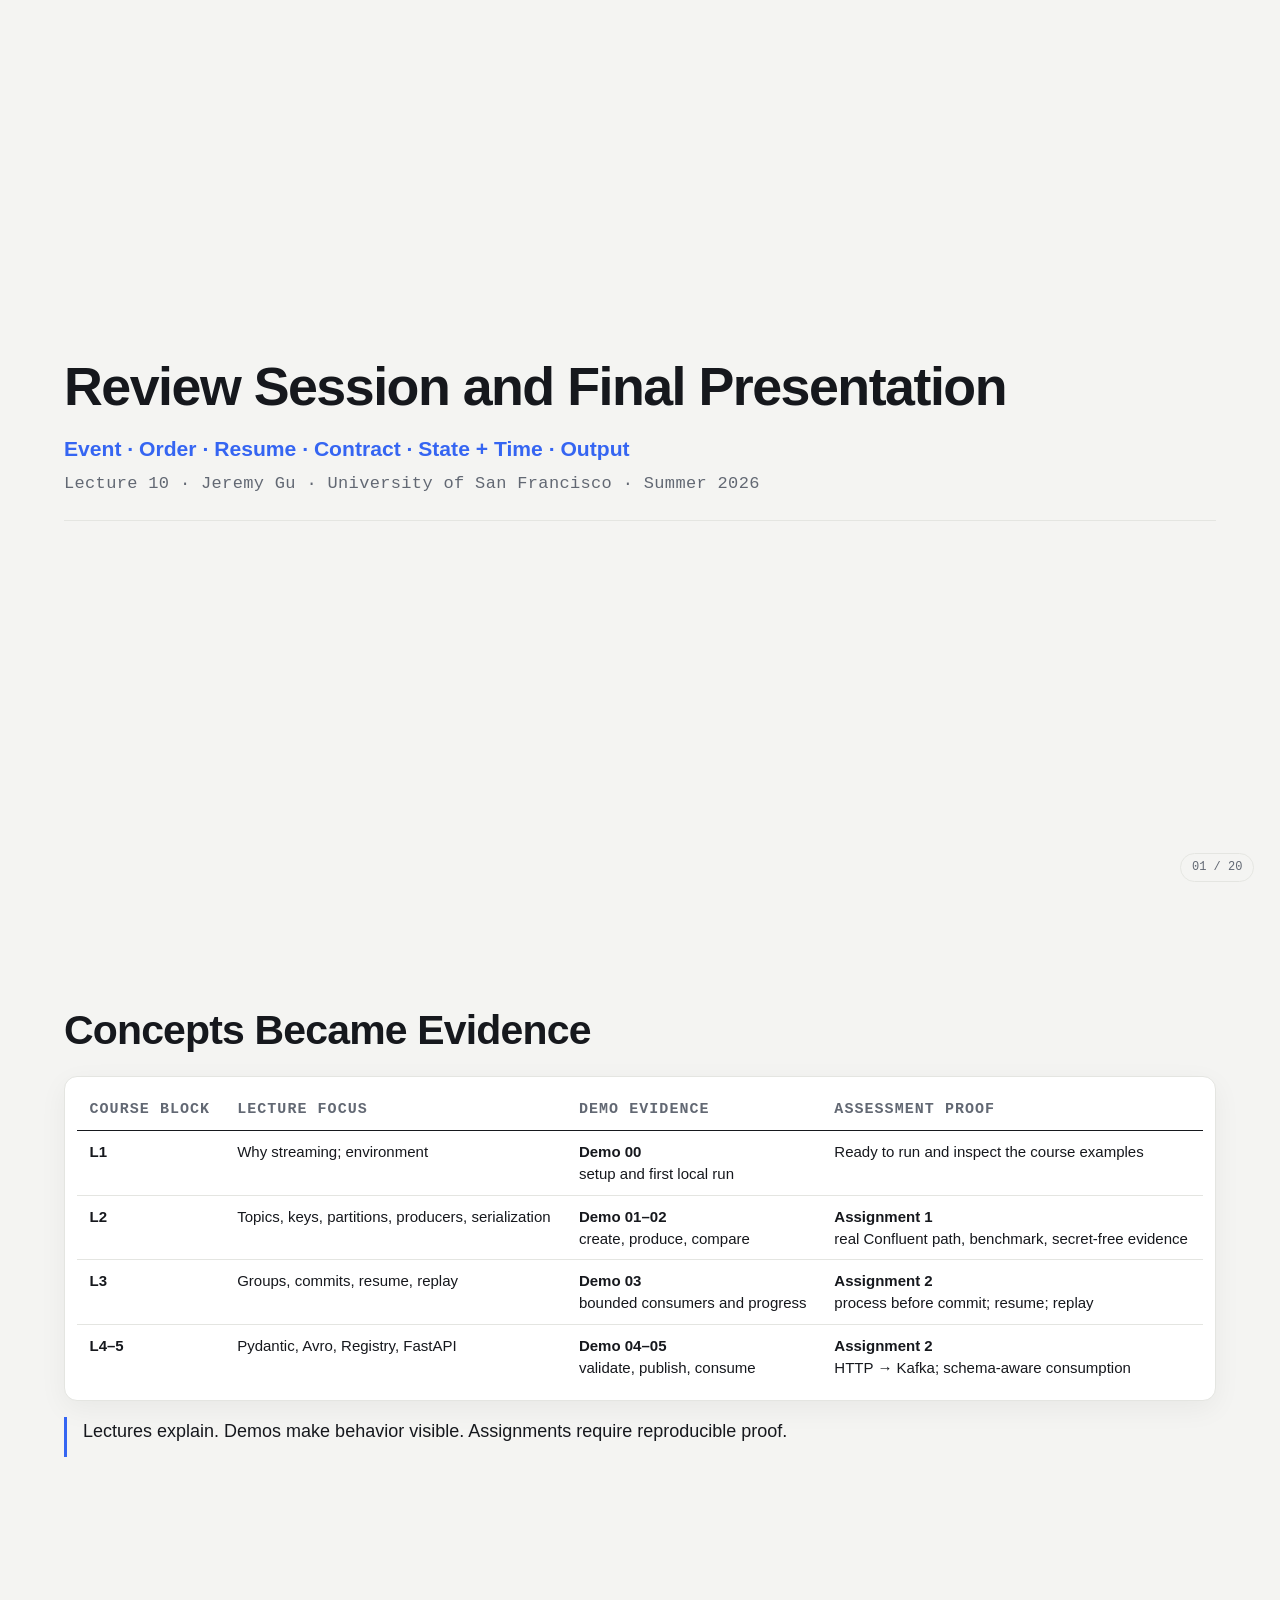
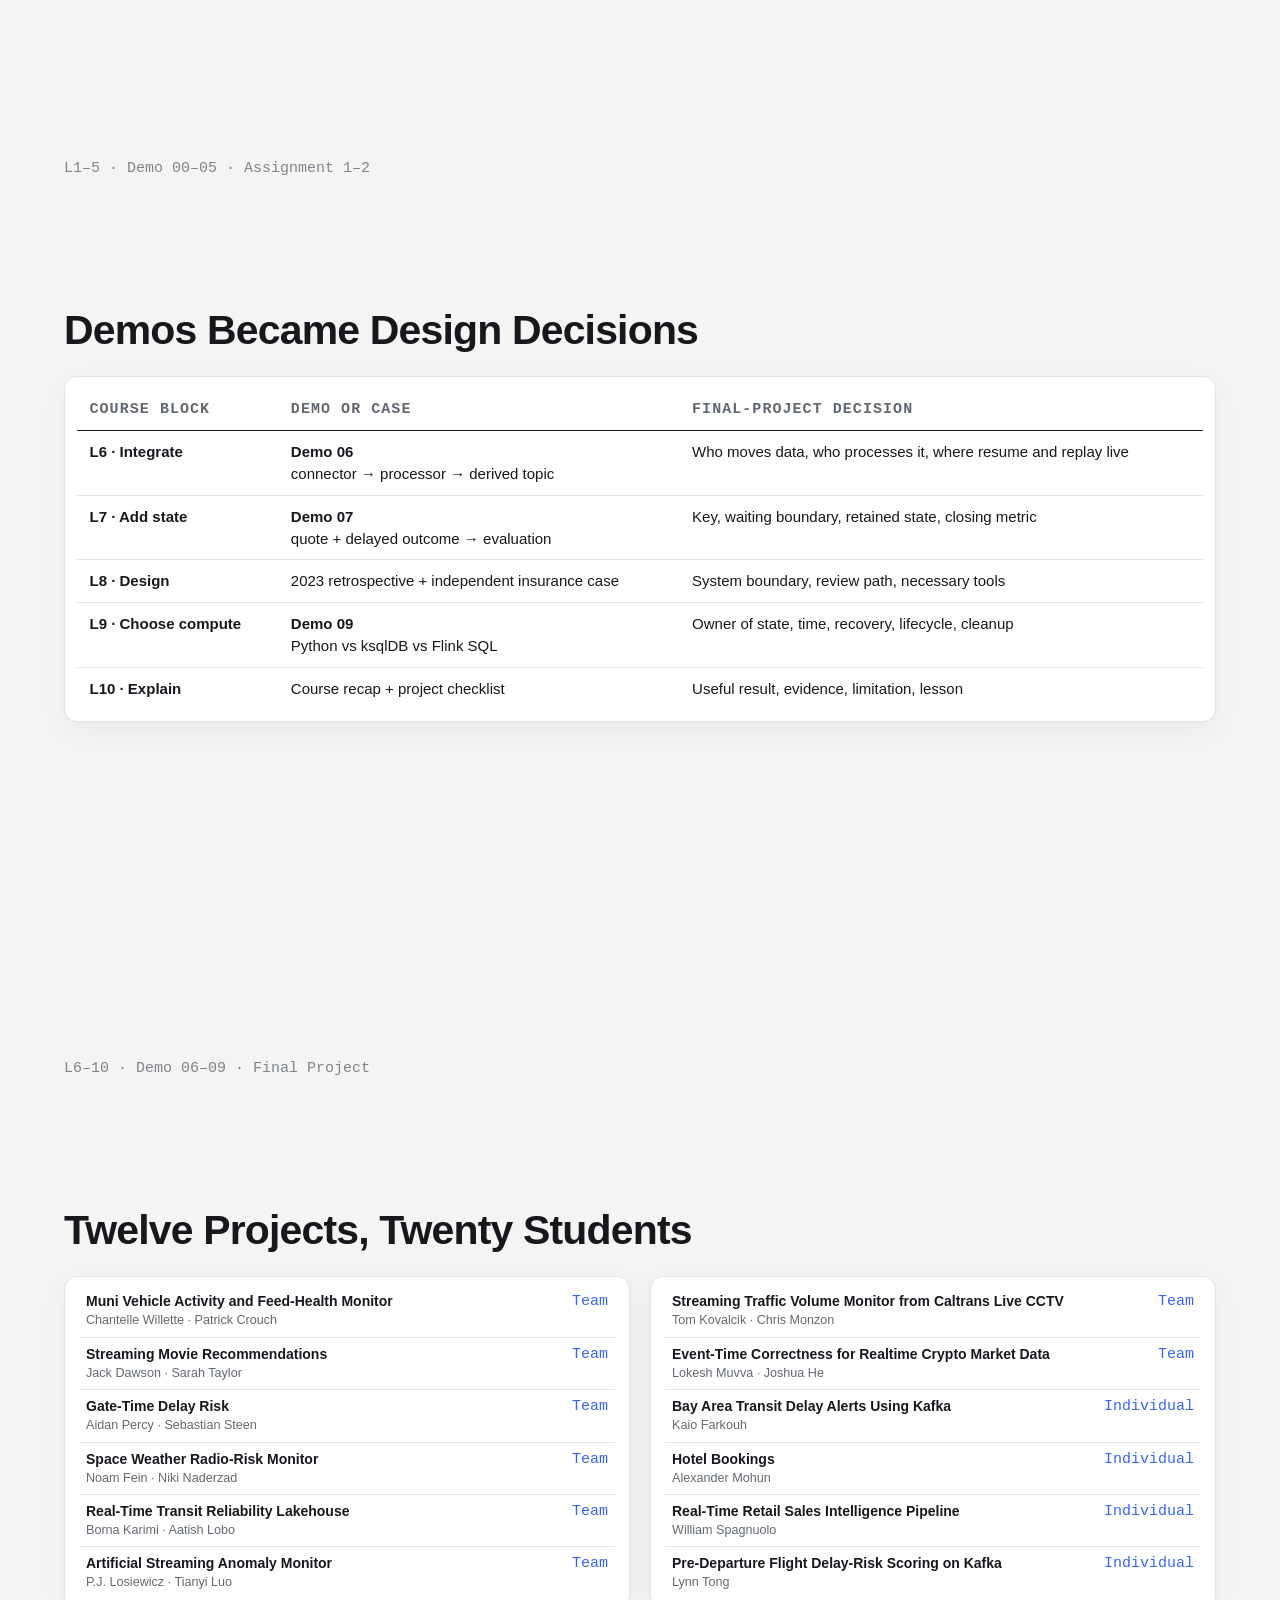
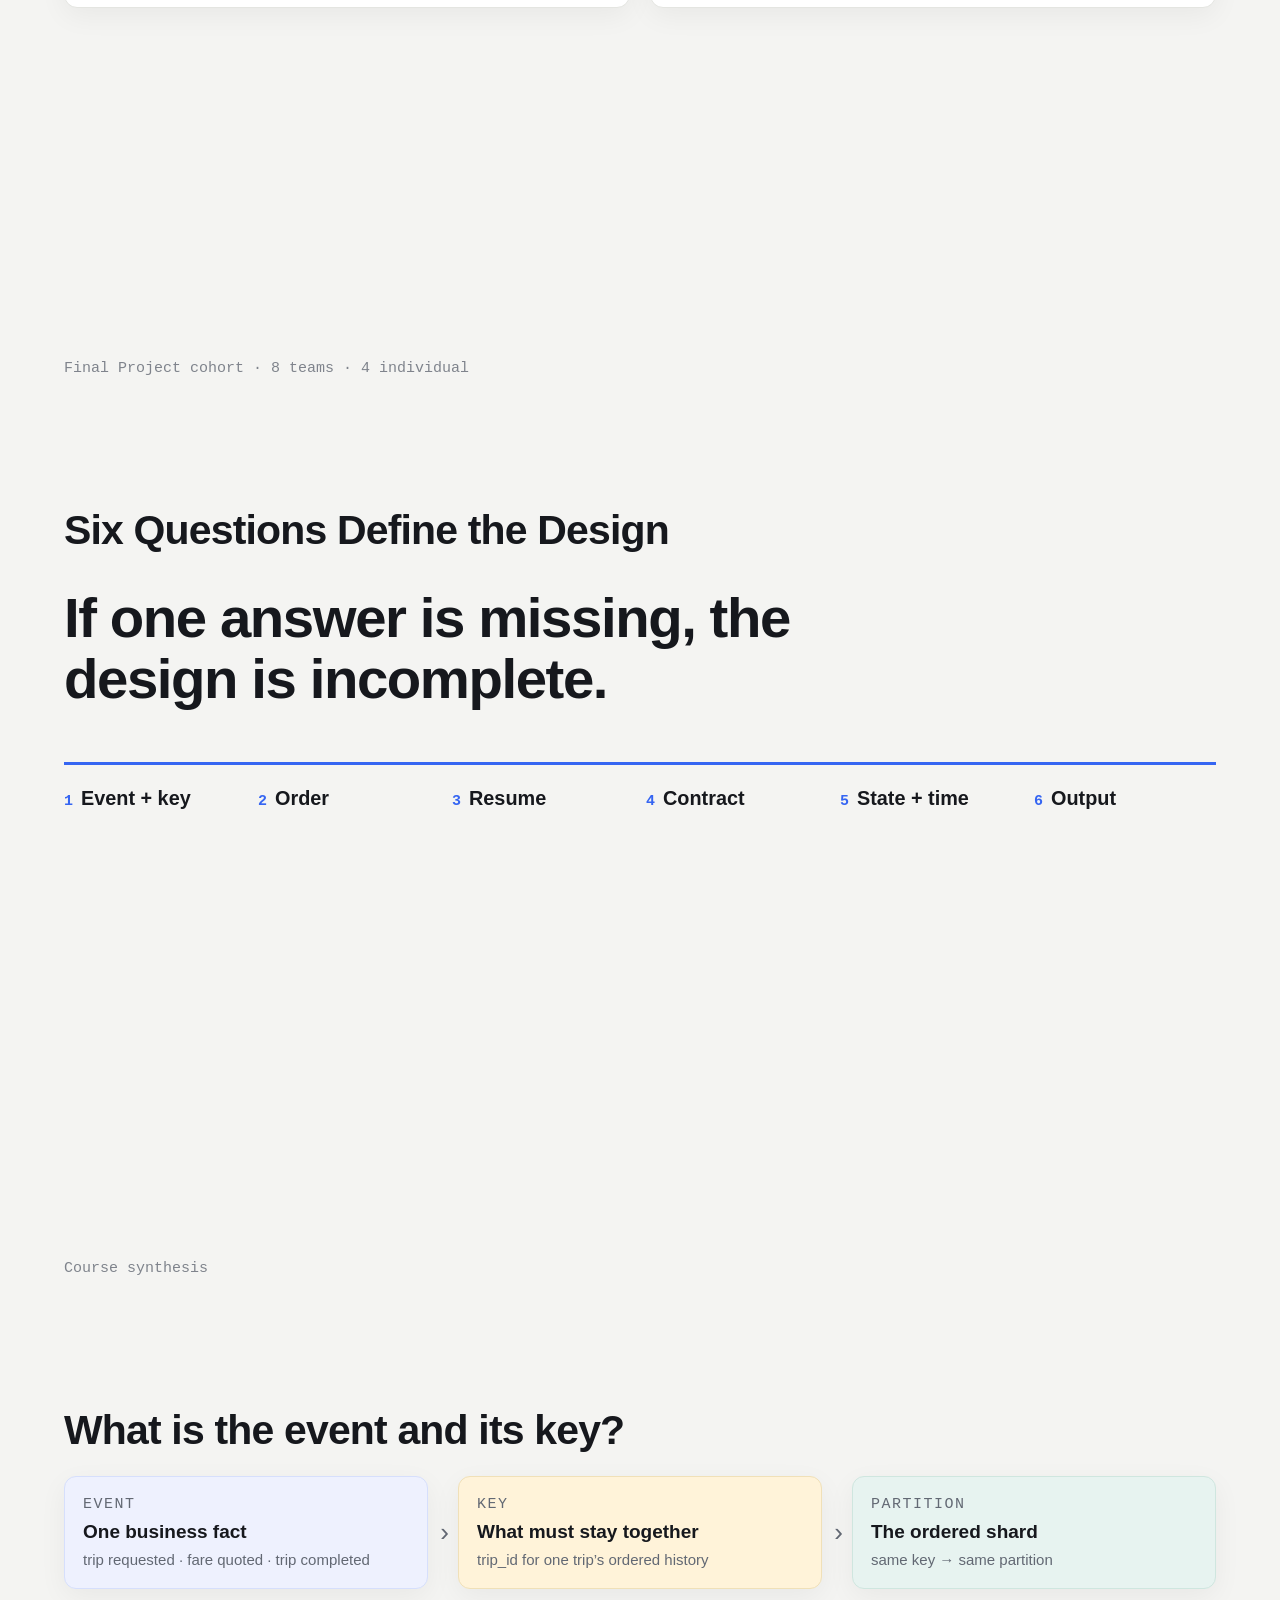
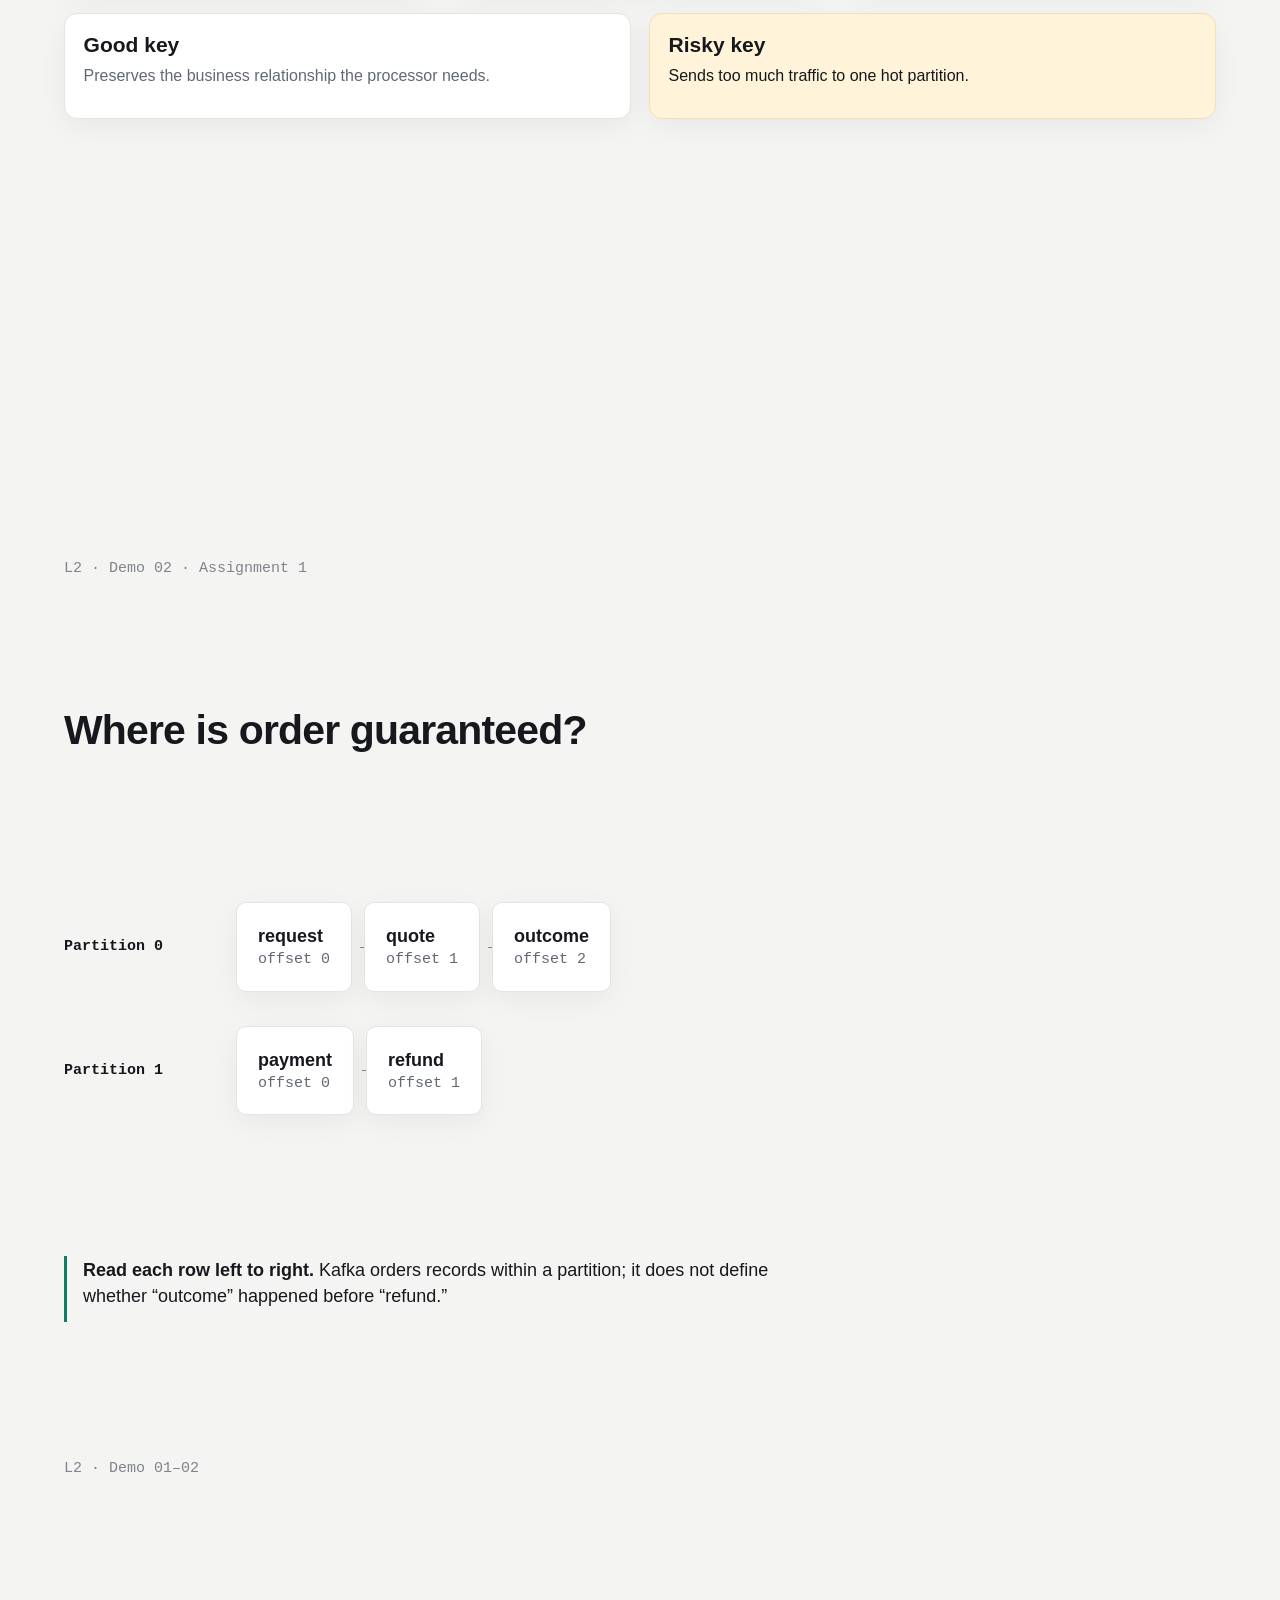
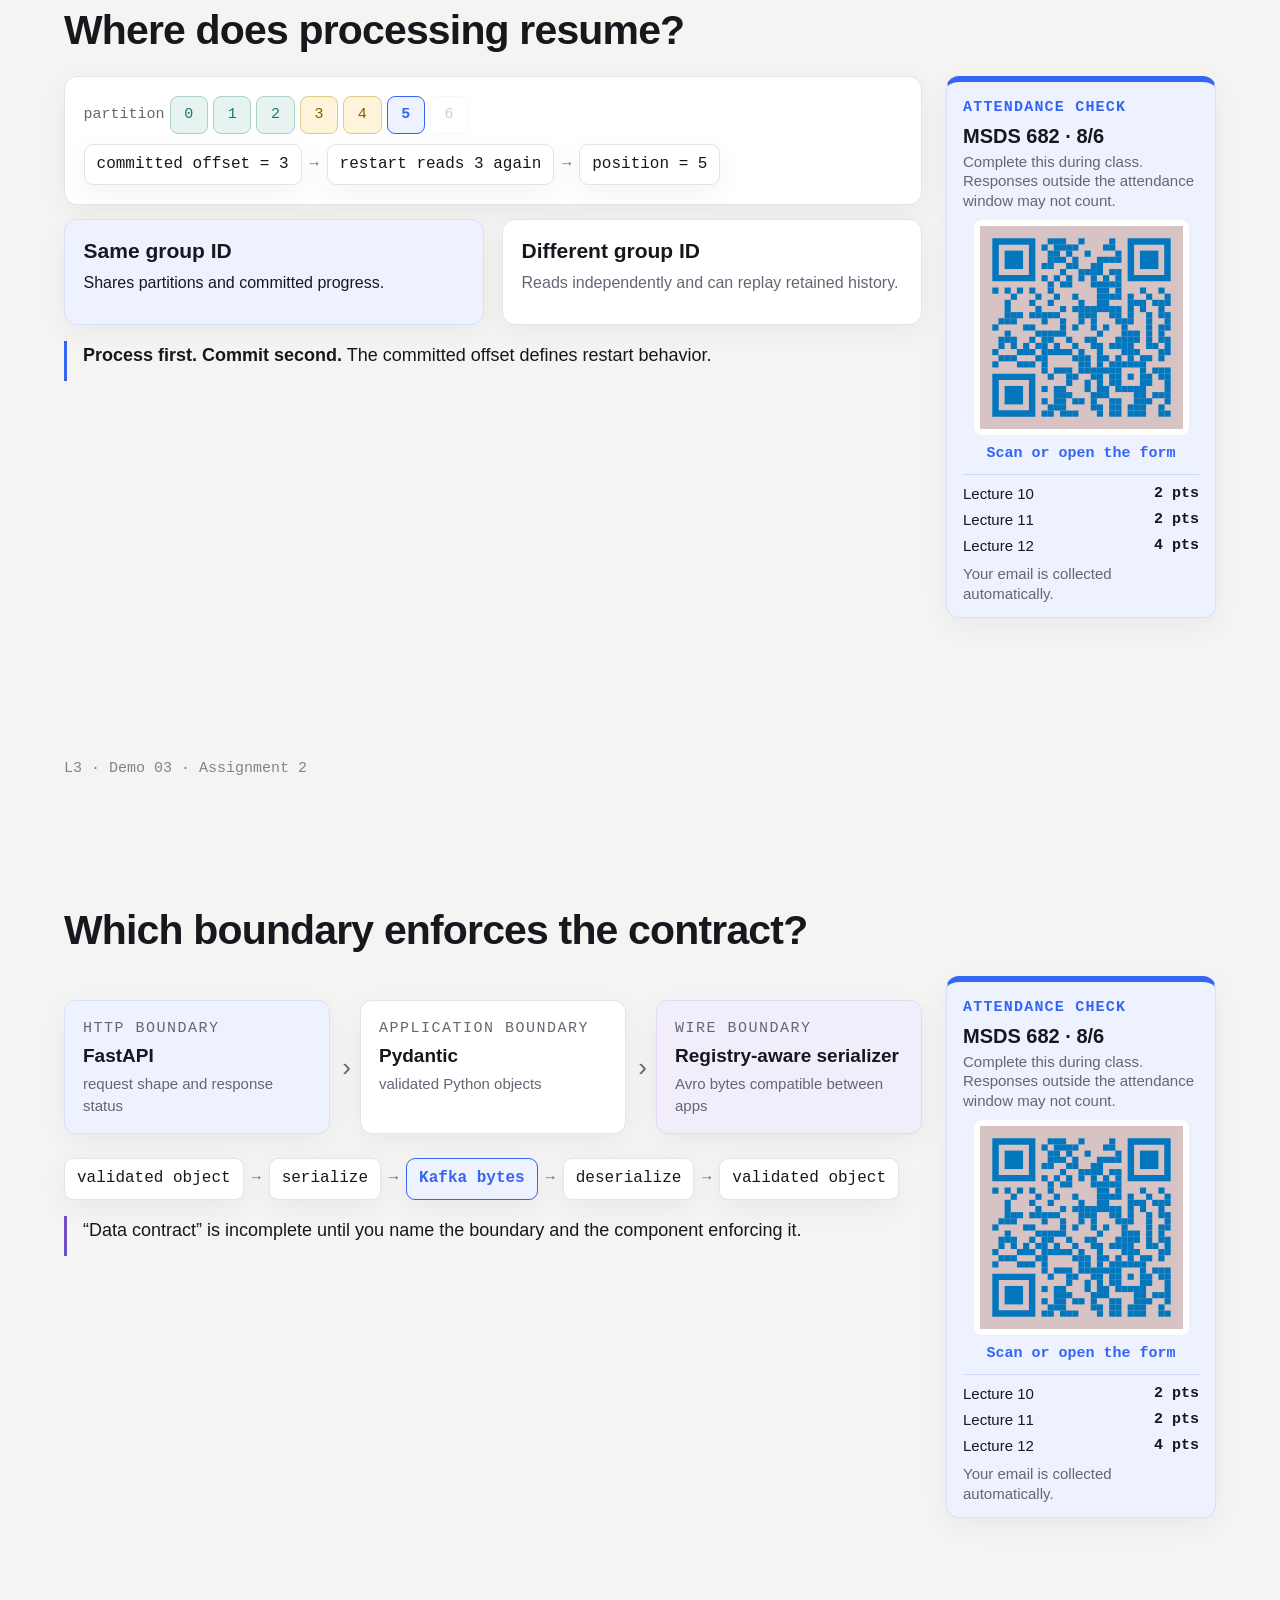
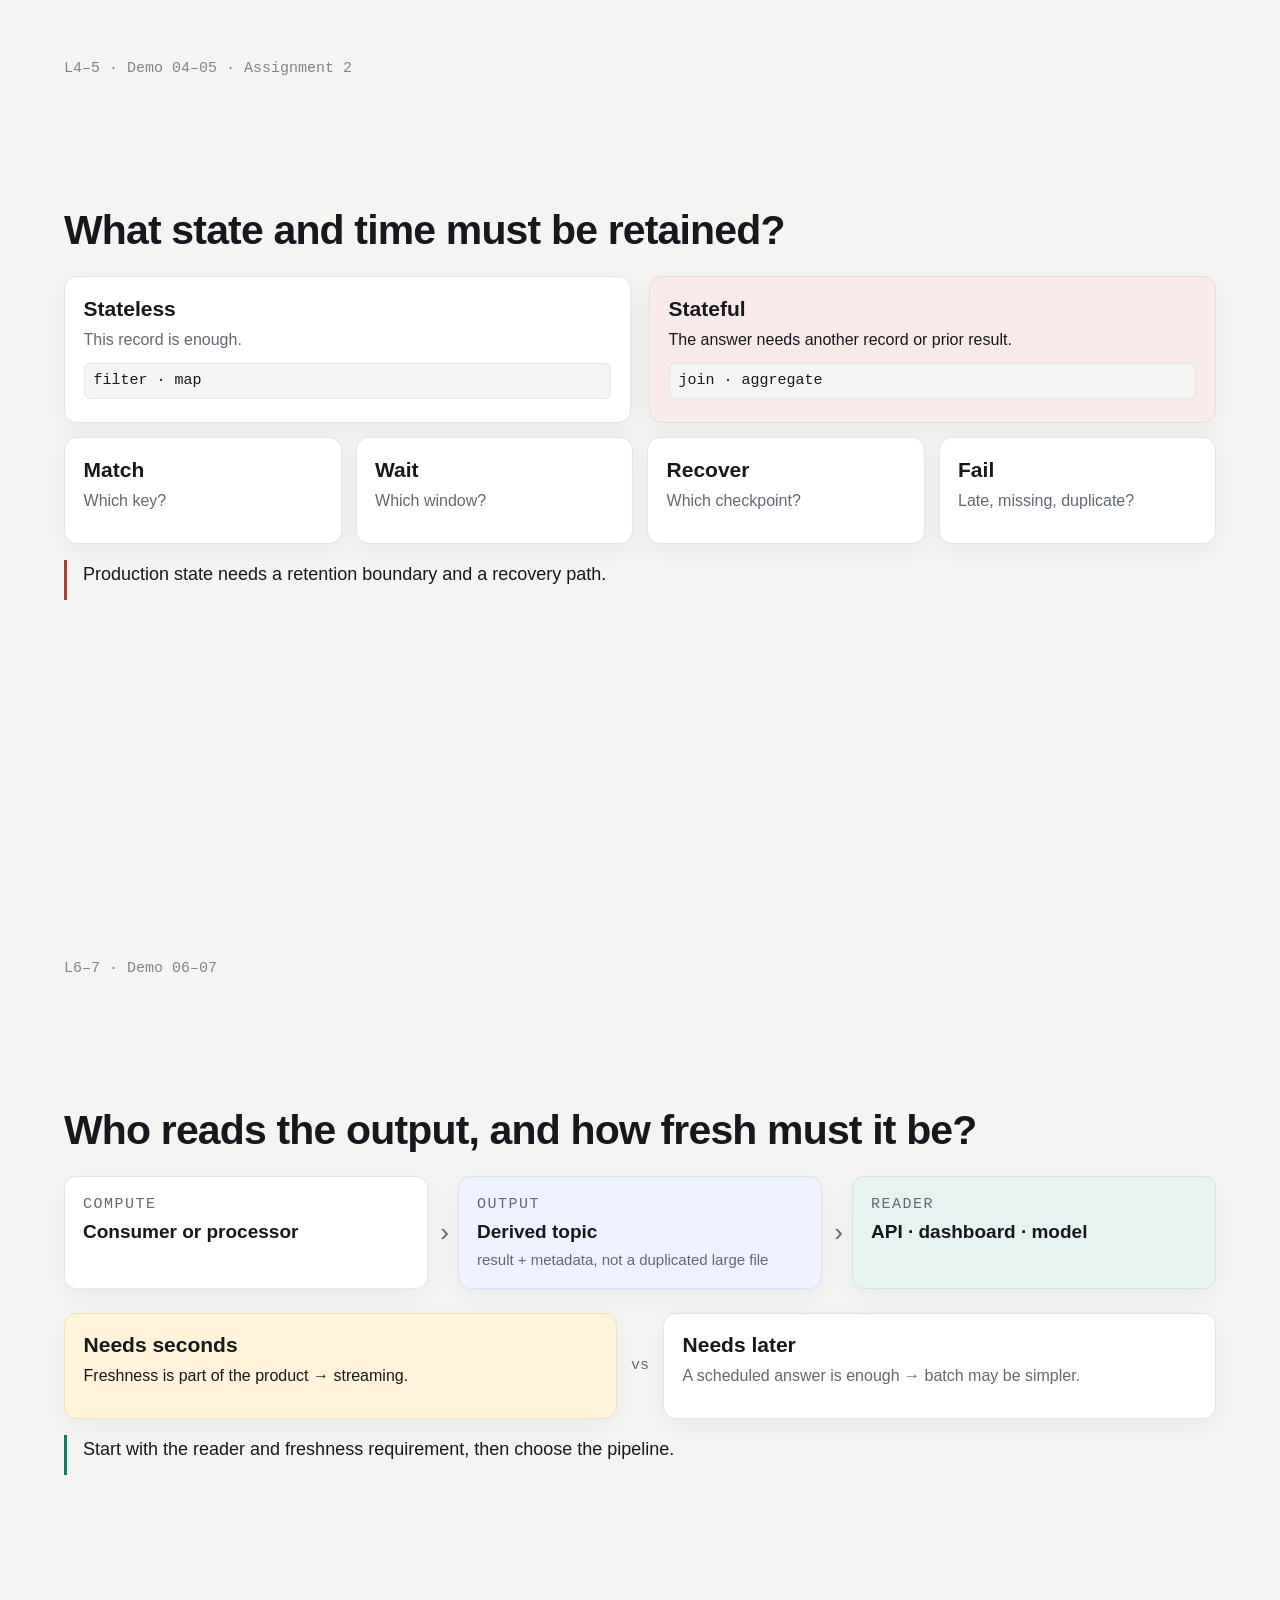
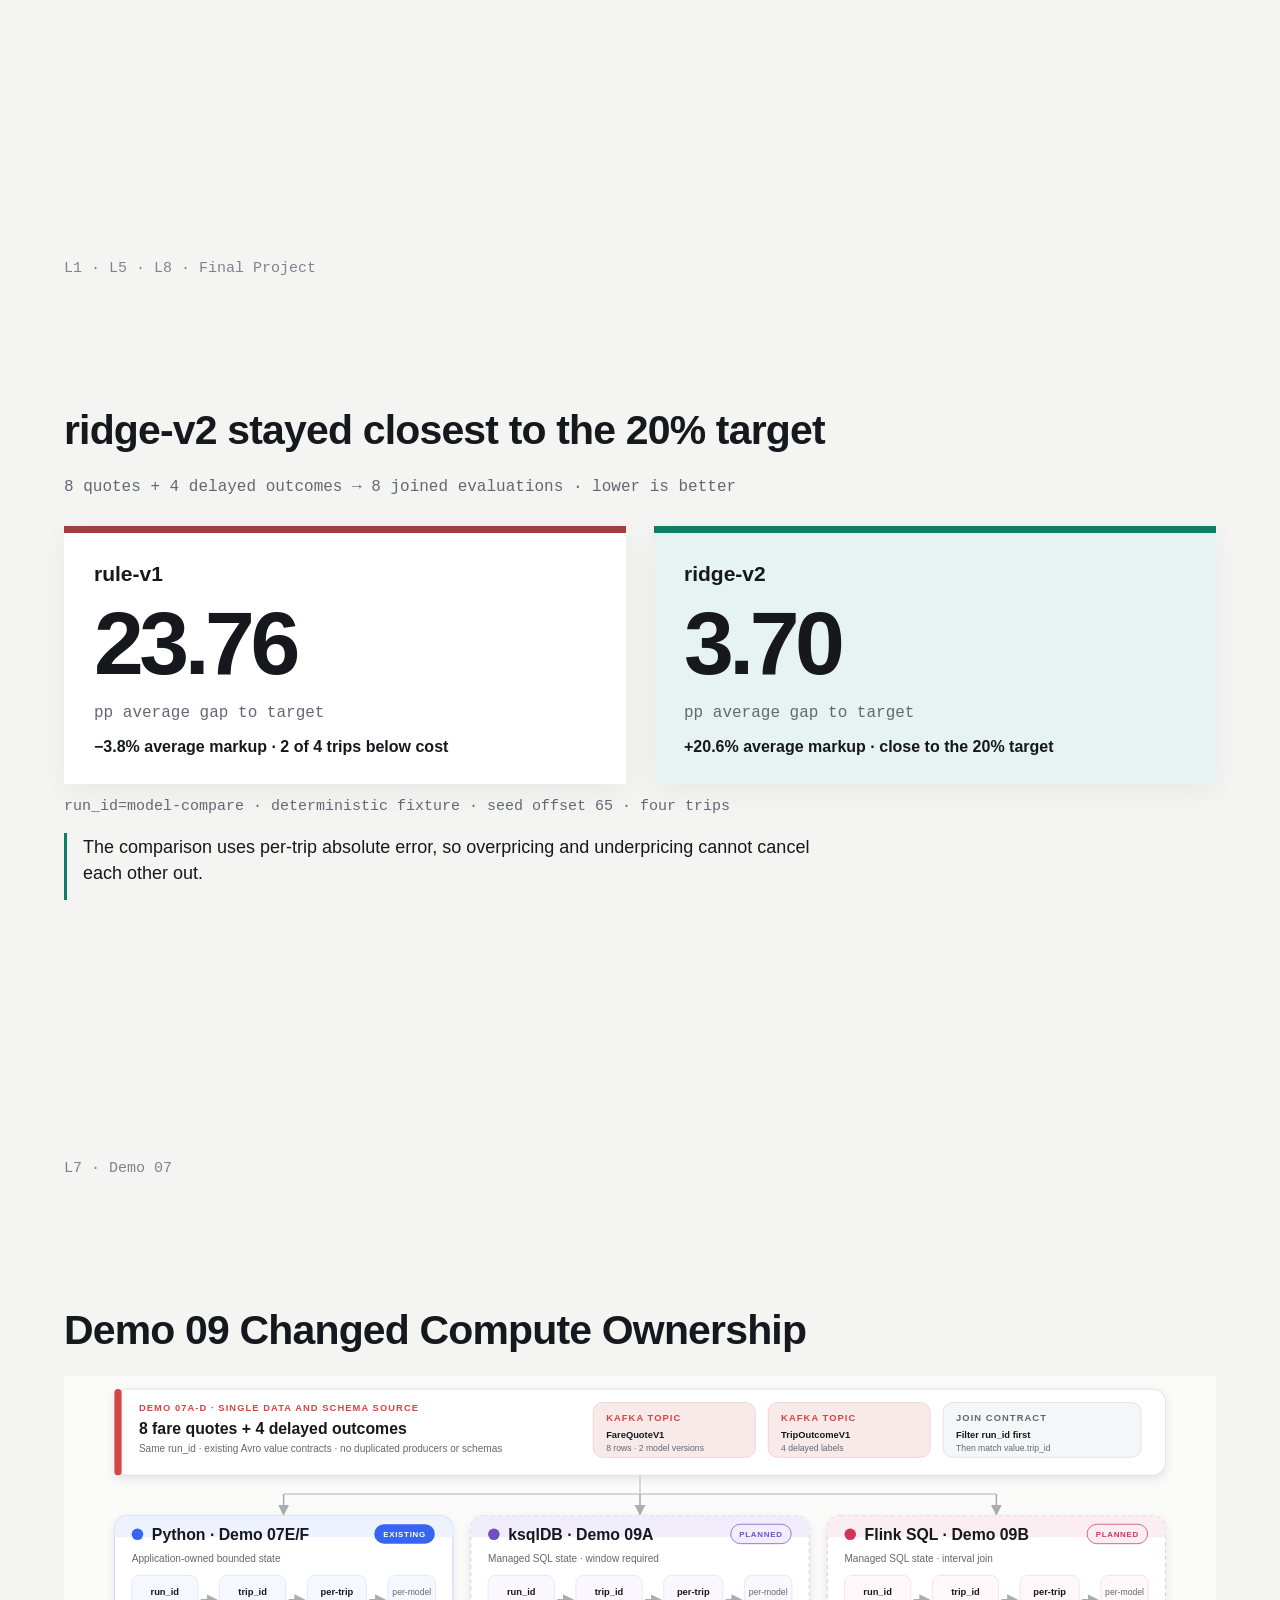
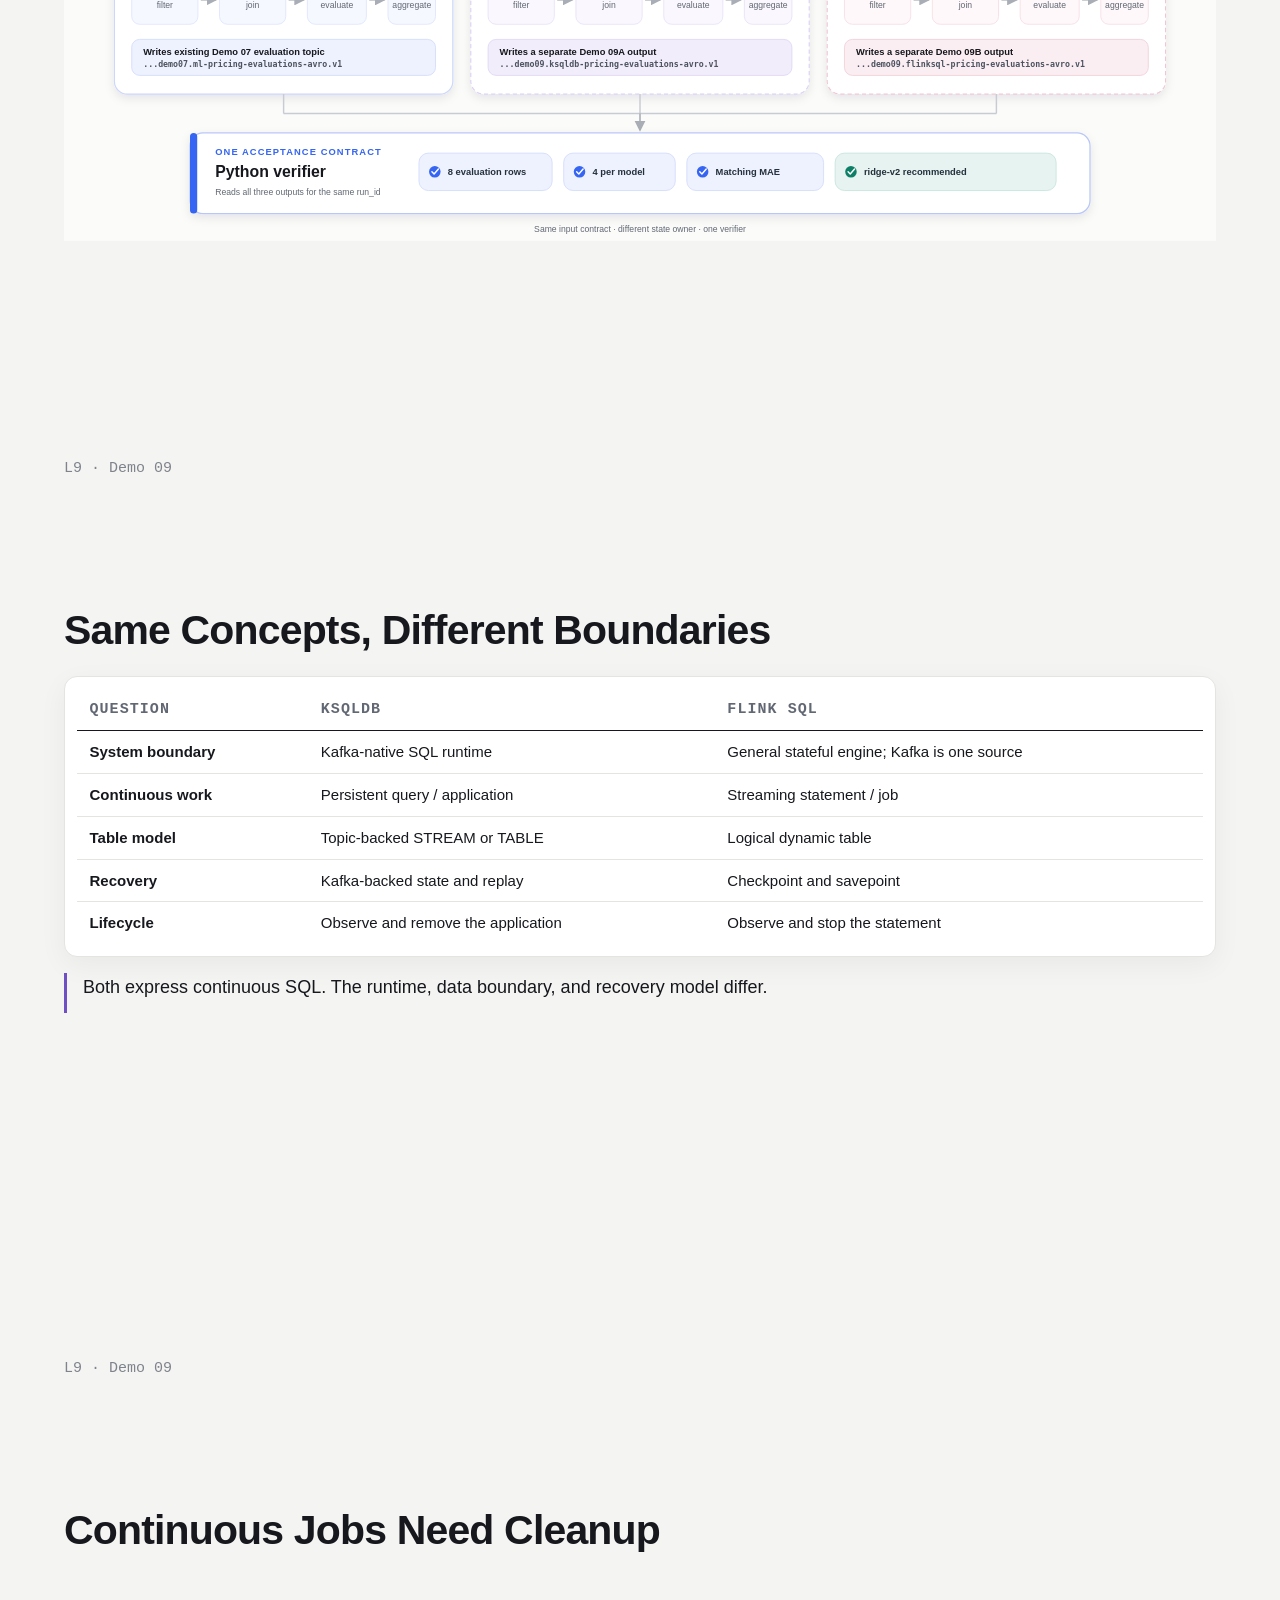
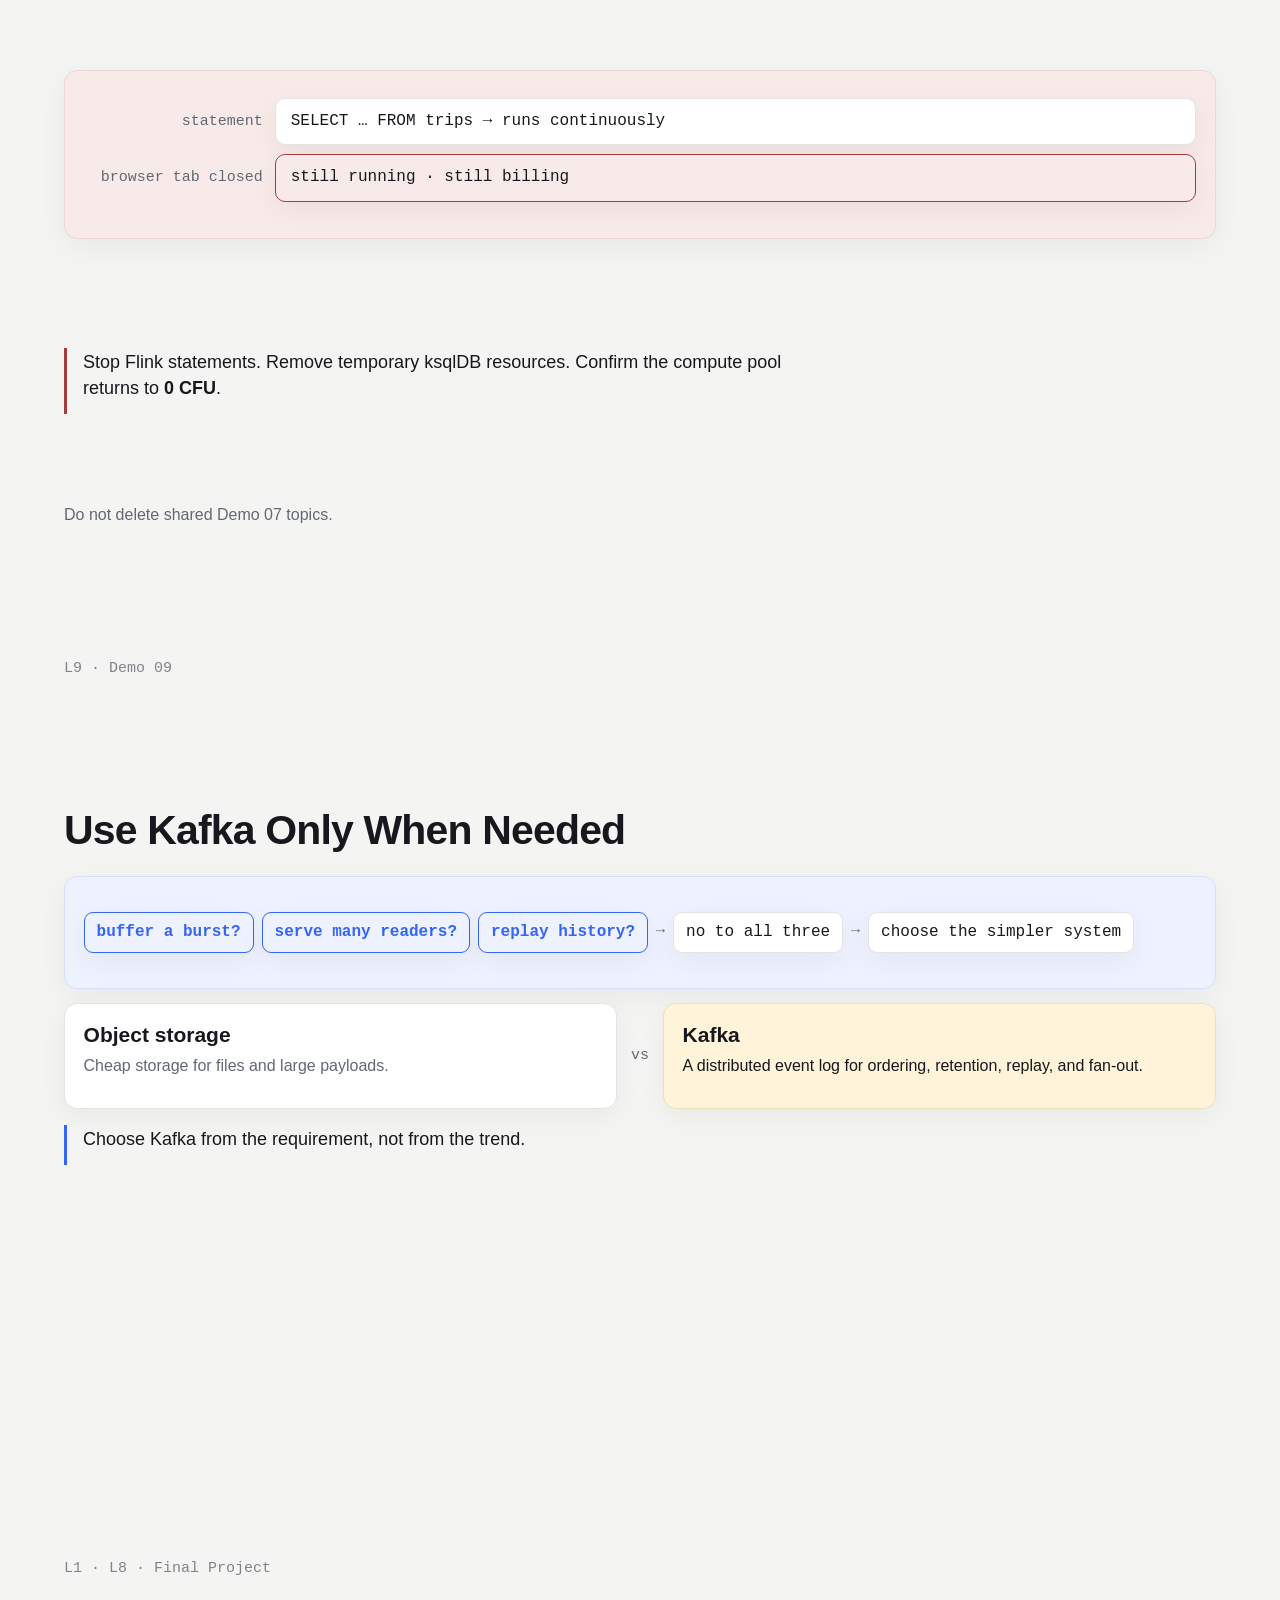
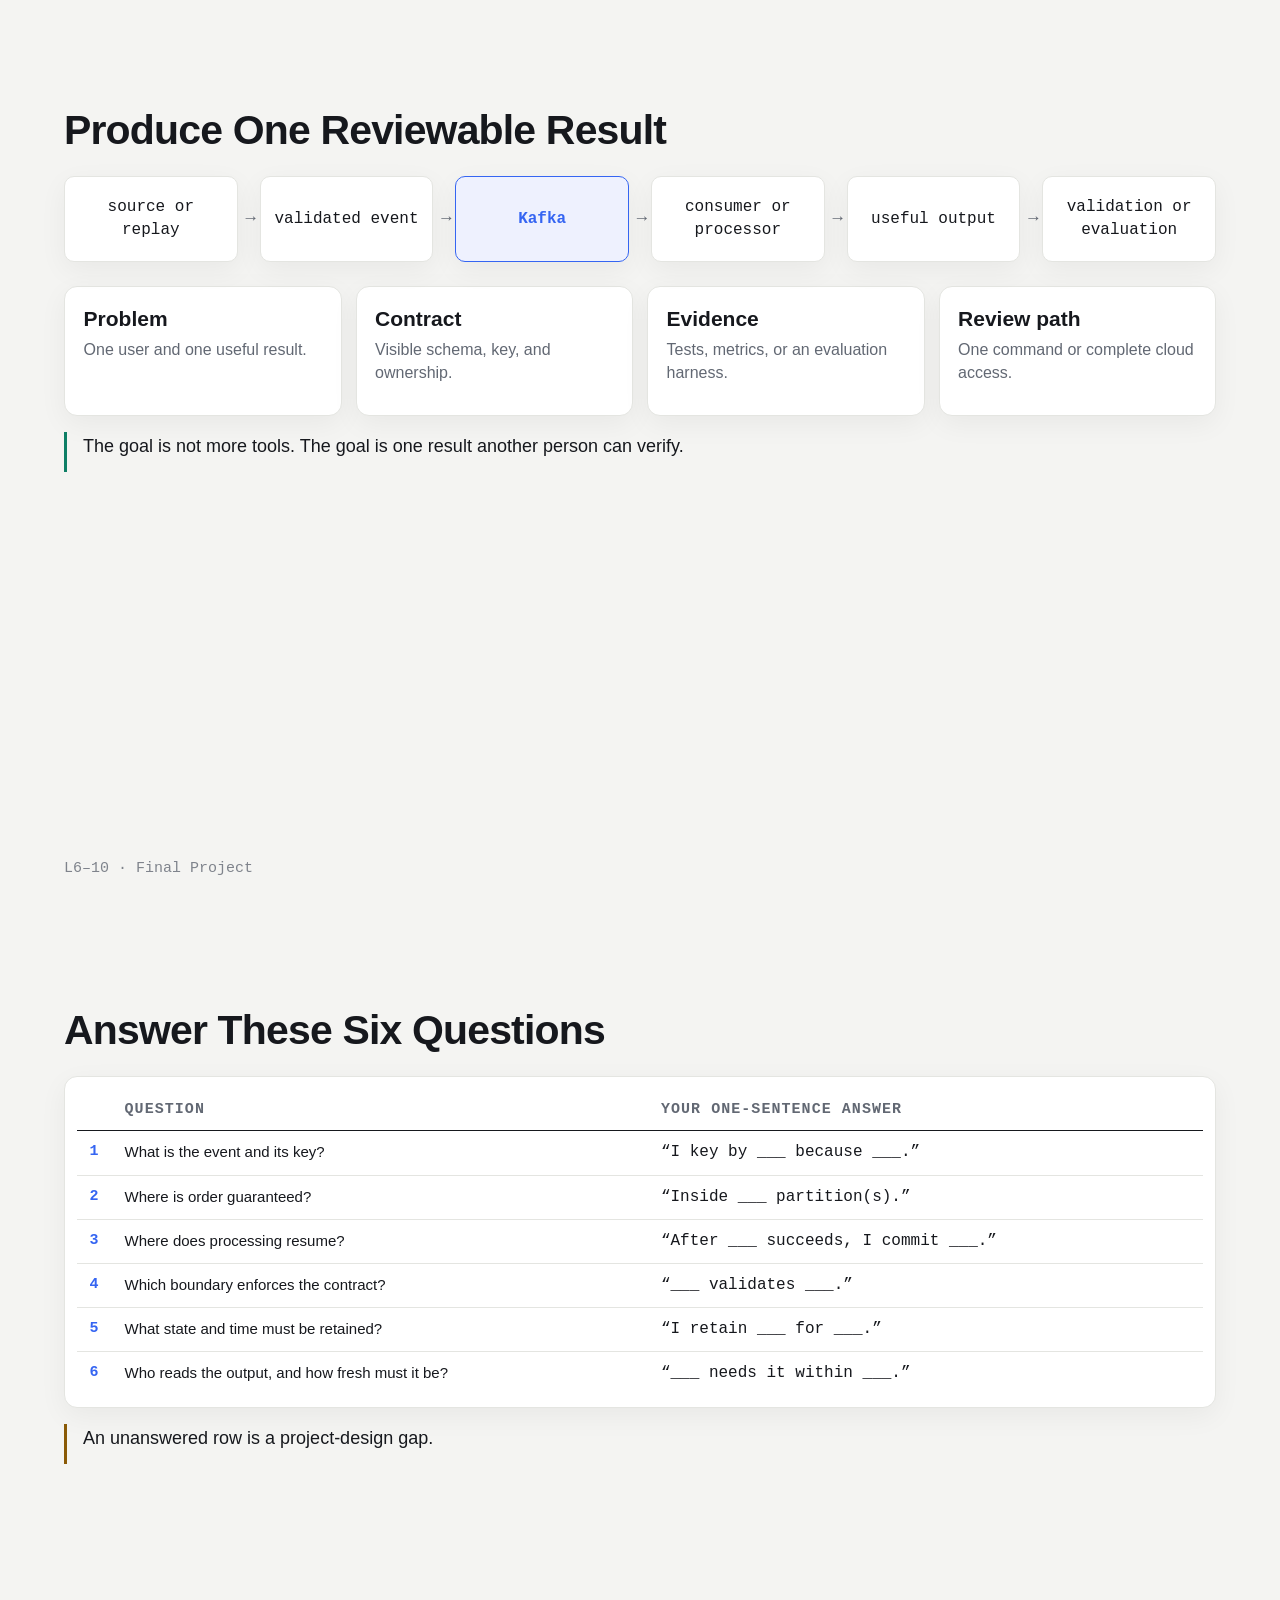
<file: handouts/MSDS682-Lecture10-Course-Recap.html>
<!DOCTYPE html>
<html lang="en">
<head>
<meta charset="utf-8">
<meta name="viewport" content="width=device-width, initial-scale=1">
<title>MSDS 682 · Lecture 10 · Review Session and Final Presentation</title>
<style>
:root{
  --ink:#16181d; --muted:#626873; --paper:#f4f4f2; --panel:#ffffff; --line:#e4e5e1;
  --blue:#3565f2; --blue-soft:#eef1fe;
  --teal:#0e7f66; --teal-soft:#e7f3f0;
  --amber:#8a5a06; --amber-soft:#fff3d9;
  --red:#a33d3d;  --red-soft:#f9eaea;
  --purple:#6f4fc3; --purple-soft:#f1edfb;
  --shadow:0 8px 28px rgba(22,24,29,.05);
  --sans:-apple-system,BlinkMacSystemFont,"Helvetica Neue",Arial,sans-serif;
  --mono:"SF Mono",Menlo,Consolas,monospace;
  --body:clamp(18px,1.35vw,24px);
  --small:clamp(16px,1.15vw,20px);
  --tiny:clamp(15px,1vw,18px);
  --label:clamp(15px,1vw,18px);
}
*{box-sizing:border-box}
html{scroll-behavior:smooth;scroll-snap-type:y mandatory}
body{margin:0;overflow-x:hidden;color:var(--ink);background:var(--paper);
  font-family:var(--sans);font-size:var(--body);line-height:1.45;
  -webkit-font-smoothing:antialiased}
.slide{position:relative;display:block;min-height:100vh;padding:12vh 5vw 8vh;
  scroll-snap-align:start;scroll-snap-stop:always}
.slide.title-slide{display:grid;place-items:center;padding:8vh 5vw}
.wrap{width:100%;max-width:1280px;margin:0 auto}

/* ── chrome ── */
.num{position:fixed;right:2vw;bottom:2vh;z-index:40;font-family:var(--mono);
  font-size:12px;color:var(--muted);background:rgba(244,244,242,.9);padding:5px 11px;
  border:1px solid var(--line);border-radius:20px;backdrop-filter:blur(6px)}
.hint{position:fixed;right:2vw;top:2vh;z-index:40;font-family:var(--mono);
  font-size:13px;color:var(--muted);opacity:.72;animation:hintFade 3.2s ease forwards}
@keyframes hintFade{0%,68%{opacity:.72}100%{opacity:0;visibility:hidden}}
.slide[data-ref]::after{content:attr(data-ref);position:absolute;left:5vw;bottom:2.2vh;
  font-family:var(--mono);font-size:var(--tiny);color:var(--muted);opacity:.8}

/* ── type ── */
h1{font-size:clamp(54px,5.2vw,84px);line-height:1.02;letter-spacing:-.028em;margin:0 0 22px;font-weight:800}
h2{font-size:clamp(36px,3.2vw,50px);line-height:1.08;letter-spacing:-.02em;margin:0 0 24px;font-weight:750;white-space:nowrap}
h3{font-size:clamp(21px,1.6vw,27px);margin:0 0 7px;font-weight:700;line-height:1.2}
p{margin:0 0 12px;max-width:74ch}
p.lead{font-size:clamp(18px,1.35vw,25px);line-height:1.4}
.deck-meta{font-family:var(--mono);font-size:clamp(17px,1.2vw,22px);color:var(--muted);
  letter-spacing:.02em;margin:8px 0 24px;max-width:none}
.opening-title{font-size:clamp(46px,4.2vw,68px);white-space:nowrap}
.title-scope{font-size:clamp(20px,1.65vw,28px);line-height:1.3;font-weight:680;color:var(--blue);
  margin:0 0 9px;max-width:none}
.pull{font-size:clamp(42px,4.4vw,68px);line-height:1.08;font-weight:780;letter-spacing:-.025em;max-width:24ch}
.mono{font-family:var(--mono);font-size:var(--small)}
.note{font-size:var(--small);color:var(--muted);max-width:76ch}
ul{margin:0 0 12px;padding-left:1.1em;max-width:76ch}
li{margin-bottom:6px} li::marker{color:var(--blue)}
hr.rule{height:1px;background:var(--line);margin:20px 0;border:0}

/* ── panels ── */
.panel{background:var(--panel);border:1px solid var(--line);border-radius:13px;
  padding:clamp(17px,1.45vw,24px);box-shadow:var(--shadow)}
.grid2{display:grid;grid-template-columns:repeat(2,minmax(0,1fr));gap:18px}
.grid4{display:grid;grid-template-columns:repeat(4,minmax(0,1fr));gap:14px}
.mt14{margin-top:14px}.mt16{margin-top:16px}.m0{margin:0}

/* ── tables ── */
table{width:100%;border-collapse:collapse;font-size:clamp(15px,1.02vw,18px)}
th,td{text-align:left;padding:10px 13px;border-bottom:1px solid var(--line);vertical-align:top}
th{font-family:var(--mono);font-size:var(--label);letter-spacing:.07em;text-transform:uppercase;
  color:var(--muted);font-weight:600;border-bottom:1.5px solid var(--ink)}
tbody tr:last-child td{border-bottom:none}
td.n{font-family:var(--mono);color:var(--blue);font-weight:700;width:34px}
.tbl{background:var(--panel);border:1px solid var(--line);border-radius:13px;
  padding:clamp(8px,.9vw,16px);box-shadow:var(--shadow);overflow-x:auto}

/* cohort roster */
.roster-grid{display:grid;grid-template-columns:repeat(2,minmax(0,1fr));gap:20px}
.roster{background:var(--panel);border:1px solid var(--line);border-radius:13px;
  padding:8px 14px;box-shadow:var(--shadow)}
.roster table{font-size:clamp(14px,.92vw,17px)}
.roster td{padding:8px 7px;line-height:1.22}
.roster .project{font-weight:720}
.roster .students{display:block;color:var(--muted);font-size:.9em;margin-top:3px}
.roster .format{width:76px;text-align:right;font-family:var(--mono);font-size:var(--label);
  color:var(--blue);white-space:nowrap}

/* cadence breaks and high-value evidence */
.decision-break{display:grid;gap:4.5vh;margin-top:4vh}
.decision-break .pull{max-width:25ch}
.decision-words{display:grid;grid-template-columns:repeat(6,minmax(0,1fr));gap:12px;
  border-top:3px solid var(--blue);padding-top:22px}
.decision-words span{font-size:clamp(19px,1.55vw,27px);font-weight:720;line-height:1.12}
.decision-words b{font-family:var(--mono);font-size:var(--label);color:var(--blue);margin-right:8px}
.score-context{font-family:var(--mono);font-size:var(--small);color:var(--muted);margin:2vh 0 3vh}
.scoreboard{display:grid;grid-template-columns:1fr 1fr;gap:28px;align-items:stretch}
.score{padding:26px 30px;border-top:7px solid var(--red);background:var(--panel);box-shadow:var(--shadow)}
.score.good{border-color:var(--teal);background:var(--teal-soft)}
.score .model{font-size:clamp(21px,1.6vw,27px);font-weight:720}
.score .value{display:block;font-size:clamp(64px,7vw,108px);line-height:.98;font-weight:820;letter-spacing:-.05em;margin:10px 0}
.score .unit{font-family:var(--mono);font-size:var(--small);color:var(--muted)}
.score .story{display:block;margin-top:12px;font-size:var(--small);font-weight:680;line-height:1.3}
.score-trace{margin:12px 0 0;font-family:var(--mono);font-size:var(--tiny);color:var(--muted);text-align:center}
.diagram-crop{position:relative;height:min(62vh,540px);overflow:hidden;margin-top:4px}
.diagram-crop img{display:block;width:100%;height:auto;transform:translateY(-15%)}
.diagram-crop::after{content:'';position:absolute;left:0;right:0;bottom:0;height:18px;background:var(--paper)}
.closing-title{max-width:20ch}

/* ── callout ── */
.callout{border-left:3px solid var(--blue);padding:1px 0 1px 16px;margin:16px 0;max-width:76ch}
.c-red{border-color:var(--red)} .c-amber{border-color:var(--amber)}
.c-teal{border-color:var(--teal)} .c-purple{border-color:var(--purple)}

/* ═══ DIAGRAM COMPONENTS ═══ */

/* horizontal pipeline */
.pipe{display:grid;gap:30px;margin:24px 0}
.pipe.cols-3{grid-template-columns:repeat(3,minmax(0,1fr))}
.pipe.cols-5{grid-template-columns:repeat(5,minmax(0,1fr))}
.pipe .st{background:var(--panel);border:1px solid var(--line);
  border-radius:12px;padding:17px 18px;box-shadow:var(--shadow);position:relative}
.pipe .st::after{content:'›';position:absolute;right:-22px;top:50%;transform:translateY(-50%);
  font-size:26px;color:var(--muted);line-height:1}
.pipe .st:last-child::after{content:none}
.pipe .st .lbl{font-family:var(--mono);font-size:var(--label);letter-spacing:.1em;
  text-transform:uppercase;color:var(--muted);margin-bottom:5px}
.pipe .st strong{display:block;font-size:clamp(19px,1.4vw,24px);line-height:1.15}
.pipe .st .q{font-size:var(--tiny);color:var(--muted);margin-top:6px;display:block}

/* chain of chips */
.chain{display:flex;flex-wrap:wrap;align-items:center;gap:8px;margin:16px 0}
.chain.tight{margin:10px 0 0}
.chain span{font-family:var(--mono);font-size:var(--small);background:var(--panel);
  border:1px solid var(--line);border-radius:9px;padding:8px 12px;box-shadow:var(--shadow)}
.chain span.hi{background:var(--blue-soft);border-color:var(--blue);color:var(--blue);font-weight:700}
.chain i{color:var(--muted);font-style:normal;font-family:var(--mono);font-size:15px}

/* attendance prompt shared by slides 8 and 9 */
.attendance-layout{display:grid;grid-template-columns:minmax(0,1fr) 270px;gap:24px;align-items:start}
.attendance-main{min-width:0}
.attendance-card{padding:15px 16px 14px;border:1px solid #d6dffc;border-top:6px solid var(--blue);
  border-radius:13px;background:var(--blue-soft);box-shadow:var(--shadow)}
.attendance-label{font-family:var(--mono);font-size:var(--label);font-weight:700;letter-spacing:.08em;
  color:var(--blue);text-transform:uppercase}
.attendance-card h3{margin:5px 0 4px;font-size:clamp(20px,1.45vw,24px)}
.attendance-card p{font-size:var(--tiny);line-height:1.3;color:var(--muted);margin-bottom:9px}
.attendance-qr{display:block;width:min(100%,215px);aspect-ratio:1;margin:10px auto 8px;
  border:6px solid var(--panel);border-radius:8px;background:var(--panel)}
.attendance-qr img{display:block;width:100%;height:100%}
.attendance-open{display:block;text-align:center;font-family:var(--mono);font-size:var(--tiny);
  font-weight:700;color:var(--blue);text-decoration:none;margin-bottom:9px}
.attendance-open:hover{text-decoration:underline}
.attendance-points{display:grid;gap:4px;padding-top:8px;border-top:1px solid #ccd7fa}
.attendance-points span{display:flex;justify-content:space-between;gap:10px;font-size:var(--tiny)}
.attendance-points b{font-family:var(--mono);color:var(--ink)}
.attendance-card .attendance-email{margin:8px 0 0;font-size:var(--label)}

/* fixed project evidence path: arrows belong to the gaps, never to wrapping cards */
.project-path{display:grid;grid-template-columns:repeat(6,minmax(0,1fr));gap:22px;margin:24px 0}
.project-path .step{position:relative;display:grid;align-content:center;min-height:86px;padding:13px 12px;
  border:1px solid var(--line);border-radius:10px;background:var(--panel);box-shadow:var(--shadow);
  font-family:var(--mono);font-size:var(--small);text-align:center}
.project-path .step.hi{background:var(--blue-soft);border-color:var(--blue);color:var(--blue);font-weight:700}
.project-path .step:not(:last-child)::after{content:'\2192';position:absolute;right:-19px;top:50%;
  transform:translateY(-50%);color:var(--muted);font-size:17px}

/* targeted vertical rhythm for sparse projector slides */
.slide.roomy .wrap{display:flex;flex-direction:column;justify-content:space-between;min-height:70vh}
.slide.roomy .wrap>h2{margin-bottom:5vh}
.slide.roomy .partition-visual{gap:34px;margin:5vh 0}
.slide.roomy .event{padding:20px 21px}
.slide.roomy .panel{padding-top:27px;padding-bottom:27px}
.slide.roomy .callout{margin-top:4vh}
.slide.roomy .pipe{margin-top:5vh;margin-bottom:5vh}

/* partition log */
.logrow{display:flex;align-items:center;gap:10px;margin-bottom:9px;flex-wrap:wrap}
.logrow .pname{font-family:var(--mono);font-size:var(--tiny);color:var(--muted);width:76px;flex:none}
.log{display:flex;gap:5px}
.cell{width:clamp(34px,3vw,46px);height:clamp(34px,3vw,46px);display:grid;place-items:center;
  border:1px solid var(--line);background:var(--panel);border-radius:8px;
  font-family:var(--mono);font-size:var(--tiny);color:var(--muted)}
.cell.hi{background:var(--blue-soft);border-color:var(--blue);color:var(--blue);font-weight:700}
.cell.ok{background:var(--teal-soft);border-color:#a8d3c6;color:var(--teal)}
.cell.warn{background:var(--amber-soft);border-color:#e0c98a;color:var(--amber)}
.cell.ghost{opacity:.3}
.partition-visual{display:grid;gap:24px;margin:3vh 0}
.partition-row{display:grid;grid-template-columns:150px 1fr;gap:22px;align-items:center}
.partition-name{font-family:var(--mono);font-size:var(--label);font-weight:700}
.event-log{display:flex;align-items:center;gap:12px}
.event{position:relative;min-width:112px;padding:15px 18px;background:var(--panel);
  border:1px solid var(--line);border-radius:10px;box-shadow:var(--shadow);font-weight:700}
.event small{display:block;font-family:var(--mono);font-size:var(--label);font-weight:500;color:var(--muted)}
.event:not(:last-child)::after{content:'→';position:absolute;right:-23px;top:50%;transform:translateY(-50%);color:var(--muted)}

/* swimlanes */
.lane{display:grid;grid-template-columns:clamp(120px,14vw,190px) 1fr;gap:12px;align-items:center;margin-bottom:9px}
.lane .who{font-family:var(--mono);font-size:var(--tiny);text-align:right;color:var(--muted)}
.lane .bar{padding:11px 15px;border-radius:10px;border:1px solid var(--line);background:var(--panel);
  box-shadow:var(--shadow)}
.lane .bar.alert{background:var(--red-soft);border-color:var(--red)}

.fld{font-family:var(--mono);font-size:var(--tiny);padding:6px 9px;border-radius:6px;
  background:var(--paper);margin-bottom:5px;border:1px solid var(--line)}

/* vs block */
.vs{display:grid;grid-template-columns:1fr auto 1fr;gap:12px;align-items:stretch;margin:14px 0}
.vs .mid{display:grid;place-items:center;font-family:var(--mono);font-size:var(--tiny);
  color:var(--muted);padding:0 2px}
@media (max-width:700px){.vs{grid-template-columns:1fr}.vs .mid{padding:4px 0}}

/* ── tints ──
   Declared last, and doubled, so they win over compound selectors such as
   `.pipe .st` / `.owner .oh`. A tint always marks meaning (this box is yours,
   this is the late record), so it must never be silently overridden. */
.t-blue.t-blue{background:var(--blue-soft);border-color:#d6dffc}
.t-teal.t-teal{background:var(--teal-soft);border-color:#cfe6df}
.t-amber.t-amber{background:var(--amber-soft);border-color:#f0e0b8}
.t-red.t-red{background:var(--red-soft);border-color:#eed6d6}
.t-purple.t-purple{background:var(--purple-soft);border-color:#e0d8f5}
.t-blue .note,.t-teal .note,.t-amber .note,.t-red .note,.t-purple .note{color:var(--ink)}

/* ── effects ── */
.slide .wrap>*{opacity:0;transform:translateY(14px);transition:opacity .5s ease,transform .5s ease}
.slide.in .wrap>*{opacity:1;transform:none}
.slide.in .wrap>*:nth-child(1){transition-delay:.02s}
.slide.in .wrap>*:nth-child(2){transition-delay:.09s}
.slide.in .wrap>*:nth-child(3){transition-delay:.16s}
.slide.in .wrap>*:nth-child(4){transition-delay:.23s}
.slide.in .wrap>*:nth-child(5){transition-delay:.30s}
.slide.in .wrap>*:nth-child(6){transition-delay:.37s}
.slide.in .wrap>*:nth-child(n+7){transition-delay:.44s}

@media (max-width:640px){
  .slide{padding:9vh 6vw 8vh}
  h2{white-space:normal}
  .opening-title{white-space:normal}
  .grid2,.grid3,.grid4,.roster-grid,.scoreboard{grid-template-columns:1fr}
  .decision-words{grid-template-columns:repeat(2,minmax(0,1fr))}
  .project-path{grid-template-columns:1fr;gap:12px}
  .project-path .step{min-height:58px}
  .project-path .step:not(:last-child)::after{content:'\2193';right:auto;left:50%;top:auto;bottom:-15px;transform:translateX(-50%)}
  .slide.roomy .wrap{display:block;min-height:0}
  .attendance-layout{grid-template-columns:1fr}
  .attendance-card{max-width:360px;margin:10px auto 0}
  .pipe.cols-3,.pipe.cols-5{grid-template-columns:1fr}
  .pipe .st{margin-bottom:22px}
  .pipe .st::after{content:'⌄';right:50%;top:auto;bottom:-20px;transform:translateX(50%)}
  table{font-size:15px} th,td{padding:7px 8px}
  .lane{grid-template-columns:1fr}.lane .who{text-align:left}
  .partition-row{grid-template-columns:1fr}.event-log{flex-wrap:wrap}
  .event:not(:last-child)::after{display:none}
  .diagram-crop{height:52vh}.diagram-crop img{width:180%;max-width:none;transform:translate(-22%,-5%)}
}
@media print{
  @page{size:16in 9in;margin:0}
  html{scroll-snap-type:none}
  .slide{width:100vw;height:100vh;min-height:100vh;page-break-after:always;
    padding:12vh 5vw 8vh;border:0;overflow:hidden}
  .slide.title-slide{display:grid;padding:8vh 5vw}
  body>.slide:first-of-type h1{font-size:3.8vw;white-space:nowrap}
  .slide .wrap>*{opacity:1!important;transform:none!important}
  .num,.hint{display:none} body{background:#fff}
}
@media (prefers-reduced-motion:reduce){
  html{scroll-behavior:auto}
  .slide .wrap>*{opacity:1;transform:none;transition:none}
}
</style>
</head>
<body>

<div class="num" id="num">01 / 20</div>
<div class="hint">← → · Space to navigate</div>

<!-- ═══ 1 ═══ -->
<section class="slide title-slide"><div class="wrap">
  <h1 class="opening-title">Review Session and Final Presentation</h1>
  <p class="title-scope">Event · Order · Resume · Contract · State + Time · Output</p>
  <p class="deck-meta">Lecture 10 · Jeremy Gu · University of San Francisco · Summer 2026</p>
  <hr class="rule">
</div></section>

<!-- ═══ 2 ═══ -->
<section class="slide" data-ref="L1–5 · Demo 00–05 · Assignment 1–2"><div class="wrap">
  <h2>Concepts Became Evidence</h2>
  <div class="tbl">
  <table>
    <thead><tr><th>Course block</th><th>Lecture focus</th><th>Demo evidence</th><th>Assessment proof</th></tr></thead>
    <tbody>
      <tr><td><strong>L1</strong></td><td>Why streaming; environment</td><td><strong>Demo 00</strong><br>setup and first local run</td><td>Ready to run and inspect the course examples</td></tr>
      <tr><td><strong>L2</strong></td><td>Topics, keys, partitions, producers, serialization</td><td><strong>Demo 01–02</strong><br>create, produce, compare</td><td><strong>Assignment 1</strong><br>real Confluent path, benchmark, secret-free evidence</td></tr>
      <tr><td><strong>L3</strong></td><td>Groups, commits, resume, replay</td><td><strong>Demo 03</strong><br>bounded consumers and progress</td><td><strong>Assignment 2</strong><br>process before commit; resume; replay</td></tr>
      <tr><td><strong>L4–5</strong></td><td>Pydantic, Avro, Registry, FastAPI</td><td><strong>Demo 04–05</strong><br>validate, publish, consume</td><td><strong>Assignment 2</strong><br>HTTP → Kafka; schema-aware consumption</td></tr>
    </tbody>
  </table>
  </div>
  <div class="callout"><p>Lectures explain. Demos make behavior visible. Assignments require reproducible proof.</p></div>
</div></section>

<!-- ═══ 3 ═══ -->
<section class="slide" data-ref="L6–10 · Demo 06–09 · Final Project"><div class="wrap">
  <h2>Demos Became Design Decisions</h2>
  <div class="tbl">
  <table>
    <thead><tr><th>Course block</th><th>Demo or case</th><th>Final-project decision</th></tr></thead>
    <tbody>
      <tr><td><strong>L6 · Integrate</strong></td><td><strong>Demo 06</strong><br>connector → processor → derived topic</td><td>Who moves data, who processes it, where resume and replay live</td></tr>
      <tr><td><strong>L7 · Add state</strong></td><td><strong>Demo 07</strong><br>quote + delayed outcome → evaluation</td><td>Key, waiting boundary, retained state, closing metric</td></tr>
      <tr><td><strong>L8 · Design</strong></td><td>2023 retrospective + independent insurance case</td><td>System boundary, review path, necessary tools</td></tr>
      <tr><td><strong>L9 · Choose compute</strong></td><td><strong>Demo 09</strong><br>Python vs ksqlDB vs Flink SQL</td><td>Owner of state, time, recovery, lifecycle, cleanup</td></tr>
      <tr><td><strong>L10 · Explain</strong></td><td>Course recap + project checklist</td><td>Useful result, evidence, limitation, lesson</td></tr>
    </tbody>
  </table>
  </div>
</div></section>

<!-- ═══ 4 ═══ -->
<section class="slide" data-ref="Final Project cohort · 8 teams · 4 individual"><div class="wrap">
  <h2>Twelve Projects, Twenty Students</h2>
  <div class="roster-grid">
    <div class="roster"><table><tbody>
      <tr><td><span class="project">Muni Vehicle Activity and Feed-Health Monitor</span><span class="students">Chantelle Willette · Patrick Crouch</span></td><td class="format">Team</td></tr>
      <tr><td><span class="project">Streaming Movie Recommendations</span><span class="students">Jack Dawson · Sarah Taylor</span></td><td class="format">Team</td></tr>
      <tr><td><span class="project">Gate-Time Delay Risk</span><span class="students">Aidan Percy · Sebastian Steen</span></td><td class="format">Team</td></tr>
      <tr><td><span class="project">Space Weather Radio-Risk Monitor</span><span class="students">Noam Fein · Niki Naderzad</span></td><td class="format">Team</td></tr>
      <tr><td><span class="project">Real-Time Transit Reliability Lakehouse</span><span class="students">Borna Karimi · Aatish Lobo</span></td><td class="format">Team</td></tr>
      <tr><td><span class="project">Artificial Streaming Anomaly Monitor</span><span class="students">P.J. Losiewicz · Tianyi Luo</span></td><td class="format">Team</td></tr>
    </tbody></table></div>
    <div class="roster"><table><tbody>
      <tr><td><span class="project">Streaming Traffic Volume Monitor from Caltrans Live CCTV</span><span class="students">Tom Kovalcik · Chris Monzon</span></td><td class="format">Team</td></tr>
      <tr><td><span class="project">Event-Time Correctness for Realtime Crypto Market Data</span><span class="students">Lokesh Muvva · Joshua He</span></td><td class="format">Team</td></tr>
      <tr><td><span class="project">Bay Area Transit Delay Alerts Using Kafka</span><span class="students">Kaio Farkouh</span></td><td class="format">Individual</td></tr>
      <tr><td><span class="project">Hotel Bookings</span><span class="students">Alexander Mohun</span></td><td class="format">Individual</td></tr>
      <tr><td><span class="project">Real-Time Retail Sales Intelligence Pipeline</span><span class="students">William Spagnuolo</span></td><td class="format">Individual</td></tr>
      <tr><td><span class="project">Pre-Departure Flight Delay-Risk Scoring on Kafka</span><span class="students">Lynn Tong</span></td><td class="format">Individual</td></tr>
    </tbody></table></div>
  </div>
</div></section>

<!-- ═══ 5 ═══ -->
<section class="slide" data-ref="Course synthesis"><div class="wrap">
  <h2>Six Questions Define the Design</h2>
  <div class="decision-break">
    <p class="pull">If one answer is missing, the design is incomplete.</p>
    <div class="decision-words">
      <span><b>1</b>Event + key</span><span><b>2</b>Order</span><span><b>3</b>Resume</span>
      <span><b>4</b>Contract</span><span><b>5</b>State + time</span><span><b>6</b>Output</span>
    </div>
  </div>
</div></section>

<!-- ═══ 6 ═══ -->
<section class="slide" data-ref="L2 · Demo 02 · Assignment 1"><div class="wrap">
  <h2>What is the event and its key?</h2>
  <div class="pipe cols-3">
    <div class="st t-blue"><div class="lbl">Event</div><strong>One business fact</strong><span class="q">trip requested · fare quoted · trip completed</span></div>
    <div class="st t-amber"><div class="lbl">Key</div><strong>What must stay together</strong><span class="q">trip_id for one trip’s ordered history</span></div>
    <div class="st t-teal"><div class="lbl">Partition</div><strong>The ordered shard</strong><span class="q">same key → same partition</span></div>
  </div>
  <div class="grid2">
    <div class="panel"><h3>Good key</h3><p class="note">Preserves the business relationship the processor needs.</p></div>
    <div class="panel t-amber"><h3>Risky key</h3><p class="note">Sends too much traffic to one hot partition.</p></div>
  </div>
</div></section>

<!-- ═══ 7 ═══ -->
<section class="slide roomy" data-ref="L2 · Demo 01–02"><div class="wrap">
  <h2>Where is order guaranteed?</h2>
  <div class="partition-visual">
    <div class="partition-row">
      <span class="partition-name">Partition 0</span>
      <div class="event-log"><span class="event">request<small>offset 0</small></span><span class="event">quote<small>offset 1</small></span><span class="event">outcome<small>offset 2</small></span></div>
    </div>
    <div class="partition-row">
      <span class="partition-name">Partition 1</span>
      <div class="event-log"><span class="event">payment<small>offset 0</small></span><span class="event">refund<small>offset 1</small></span></div>
    </div>
  </div>
  <div class="callout c-teal">
    <p><strong>Read each row left to right.</strong> Kafka orders records within a partition; it does not define whether “outcome” happened before “refund.”</p>
  </div>
</div></section>

<!-- ═══ 8 ═══ -->
<section class="slide" data-ref="L3 · Demo 03 · Assignment 2"><div class="wrap">
  <h2>Where does processing resume?</h2>
  <div class="attendance-layout">
    <div class="attendance-main">
      <div class="panel">
        <div class="logrow"><span class="pname">partition</span><div class="log">
          <div class="cell ok">0</div><div class="cell ok">1</div><div class="cell ok">2</div>
          <div class="cell warn">3</div><div class="cell warn">4</div><div class="cell hi">5</div><div class="cell ghost">6</div>
        </div></div>
        <div class="chain tight">
          <span>committed offset = 3</span><i>&rarr;</i><span>restart reads 3 again</span><i>&rarr;</i><span>position = 5</span>
        </div>
      </div>
      <div class="grid2 mt14">
        <div class="panel t-blue"><h3>Same group ID</h3><p class="note">Shares partitions and committed progress.</p></div>
        <div class="panel"><h3>Different group ID</h3><p class="note">Reads independently and can replay retained history.</p></div>
      </div>
      <div class="callout"><p><strong>Process first. Commit second.</strong> The committed offset defines restart behavior.</p></div>
    </div>
    <aside class="attendance-card" data-attendance-card aria-label="MSDS 682 attendance check"></aside>
  </div>
</div></section>

<!-- ═══ 9 ═══ -->
<section class="slide" data-ref="L4–5 · Demo 04–05 · Assignment 2"><div class="wrap">
  <h2>Which boundary enforces the contract?</h2>
  <div class="attendance-layout">
    <div class="attendance-main">
      <div class="pipe cols-3">
        <div class="st t-blue"><div class="lbl">HTTP boundary</div><strong>FastAPI</strong><span class="q">request shape and response status</span></div>
        <div class="st"><div class="lbl">Application boundary</div><strong>Pydantic</strong><span class="q">validated Python objects</span></div>
        <div class="st t-purple"><div class="lbl">Wire boundary</div><strong>Registry-aware serializer</strong><span class="q">Avro bytes compatible between apps</span></div>
      </div>
      <div class="chain">
        <span>validated object</span><i>&rarr;</i><span>serialize</span><i>&rarr;</i>
        <span class="hi">Kafka bytes</span><i>&rarr;</i><span>deserialize</span><i>&rarr;</i><span>validated object</span>
      </div>
      <div class="callout c-purple"><p>“Data contract” is incomplete until you name the boundary and the component enforcing it.</p></div>
    </div>
    <aside class="attendance-card" data-attendance-card aria-label="MSDS 682 attendance check"></aside>
  </div>
</div></section>

<!-- ═══ 10 ═══ -->
<section class="slide" data-ref="L6–7 · Demo 06–07"><div class="wrap">
  <h2>What state and time must be retained?</h2>
  <div class="grid2">
    <div class="panel">
      <h3>Stateless</h3>
      <p class="note">This record is enough.</p>
      <div class="fld">filter · map</div>
    </div>
    <div class="panel t-red">
      <h3>Stateful</h3>
      <p class="note">The answer needs another record or prior result.</p>
      <div class="fld">join · aggregate</div>
    </div>
  </div>
  <div class="grid4 mt14">
    <div class="panel"><h3>Match</h3><p class="note">Which key?</p></div>
    <div class="panel"><h3>Wait</h3><p class="note">Which window?</p></div>
    <div class="panel"><h3>Recover</h3><p class="note">Which checkpoint?</p></div>
    <div class="panel"><h3>Fail</h3><p class="note">Late, missing, duplicate?</p></div>
  </div>
  <div class="callout c-red"><p>Production state needs a retention boundary and a recovery path.</p></div>
</div></section>

<!-- ═══ 11 ═══ -->
<section class="slide" data-ref="L1 · L5 · L8 · Final Project"><div class="wrap">
  <h2>Who reads the output, and how fresh must it be?</h2>
  <div class="pipe cols-3">
    <div class="st"><div class="lbl">Compute</div><strong>Consumer or processor</strong></div>
    <div class="st t-blue"><div class="lbl">Output</div><strong>Derived topic</strong><span class="q">result + metadata, not a duplicated large file</span></div>
    <div class="st t-teal"><div class="lbl">Reader</div><strong>API · dashboard · model</strong></div>
  </div>
  <div class="vs">
    <div class="panel t-amber"><h3>Needs seconds</h3><p class="note">Freshness is part of the product → streaming.</p></div>
    <div class="mid">vs</div>
    <div class="panel"><h3>Needs later</h3><p class="note">A scheduled answer is enough → batch may be simpler.</p></div>
  </div>
  <div class="callout c-teal"><p>Start with the reader and freshness requirement, then choose the pipeline.</p></div>
</div></section>

<!-- ═══ 12 ═══ -->
<section class="slide" data-ref="L7 · Demo 07"><div class="wrap">
  <h2>ridge-v2 stayed closest to the 20% target</h2>
  <p class="score-context">8 quotes + 4 delayed outcomes → 8 joined evaluations · lower is better</p>
  <div class="scoreboard">
    <div class="score"><span class="model">rule-v1</span><strong class="value">23.76</strong><span class="unit">pp average gap to target</span><span class="story">−3.8% average markup · 2 of 4 trips below cost</span></div>
    <div class="score good"><span class="model">ridge-v2</span><strong class="value">3.70</strong><span class="unit">pp average gap to target</span><span class="story">+20.6% average markup · close to the 20% target</span></div>
  </div>
  <p class="score-trace">run_id=model-compare · deterministic fixture · seed offset 65 · four trips</p>
  <div class="callout c-teal"><p>The comparison uses per-trip absolute error, so overpricing and underpricing cannot cancel each other out.</p></div>
</div></section>

<!-- ═══ 14 ═══ -->
<section class="slide" data-ref="L9 · Demo 09"><div class="wrap">
  <h2>Demo 09 Changed Compute Ownership</h2>
  <div class="diagram-crop">
    <img src="diagrams/02-demo07-one-contract-three-owners.svg" alt="Demo 07 inputs flow through Python, ksqlDB, and Flink SQL to one independent verifier">
  </div>
</div></section>

<!-- ═══ 13 ═══ -->
<section class="slide" data-ref="L9 · Demo 09"><div class="wrap">
  <h2>Same Concepts, Different Boundaries</h2>
  <div class="tbl">
  <table>
    <thead><tr><th>Question</th><th>ksqlDB</th><th>Flink SQL</th></tr></thead>
    <tbody>
      <tr><td><strong>System boundary</strong></td><td>Kafka-native SQL runtime</td><td>General stateful engine; Kafka is one source</td></tr>
      <tr><td><strong>Continuous work</strong></td><td>Persistent query / application</td><td>Streaming statement / job</td></tr>
      <tr><td><strong>Table model</strong></td><td>Topic-backed STREAM or TABLE</td><td>Logical dynamic table</td></tr>
      <tr><td><strong>Recovery</strong></td><td>Kafka-backed state and replay</td><td>Checkpoint and savepoint</td></tr>
      <tr><td><strong>Lifecycle</strong></td><td>Observe and remove the application</td><td>Observe and stop the statement</td></tr>
    </tbody>
  </table>
  </div>
  <div class="callout c-purple"><p>Both express continuous SQL. The runtime, data boundary, and recovery model differ.</p></div>
</div></section>

<!-- ═══ 15 ═══ -->
<section class="slide roomy" data-ref="L9 · Demo 09"><div class="wrap">
  <h2>Continuous Jobs Need Cleanup</h2>
  <div class="panel t-red">
    <div class="lane"><span class="who">statement</span><div class="bar mono">SELECT … FROM trips → runs continuously</div></div>
    <div class="lane m0"><span class="who">browser tab closed</span><div class="bar alert mono">still running · still billing</div></div>
  </div>
  <div class="callout c-red">
    <p>Stop Flink statements. Remove temporary ksqlDB resources. Confirm the compute pool returns to <strong>0 CFU</strong>.</p>
  </div>
  <p class="note">Do not delete shared Demo 07 topics.</p>
</div></section>

<!-- ═══ 16 ═══ -->
<section class="slide" data-ref="L1 · L8 · Final Project"><div class="wrap">
  <h2>Use Kafka Only When Needed</h2>
  <div class="panel t-blue">
    <div class="chain m0">
      <span class="hi">buffer a burst?</span><span class="hi">serve many readers?</span><span class="hi">replay history?</span>
      <i>&rarr;</i><span>no to all three</span><i>&rarr;</i><span>choose the simpler system</span>
    </div>
  </div>
  <div class="vs mt16">
    <div class="panel"><h3>Object storage</h3><p class="note">Cheap storage for files and large payloads.</p></div>
    <div class="mid">vs</div>
    <div class="panel t-amber"><h3>Kafka</h3><p class="note">A distributed event log for ordering, retention, replay, and fan-out.</p></div>
  </div>
  <div class="callout"><p>Choose Kafka from the requirement, not from the trend.</p></div>
</div></section>

<!-- ═══ 17 ═══ -->
<section class="slide" data-ref="L6–10 · Final Project"><div class="wrap">
  <h2>Produce One Reviewable Result</h2>
  <div class="project-path">
    <span class="step">source or replay</span><span class="step">validated event</span>
    <span class="step hi">Kafka</span><span class="step">consumer or processor</span>
    <span class="step">useful output</span><span class="step">validation or evaluation</span>
  </div>
  <div class="grid4">
    <div class="panel"><h3>Problem</h3><p class="note">One user and one useful result.</p></div>
    <div class="panel"><h3>Contract</h3><p class="note">Visible schema, key, and ownership.</p></div>
    <div class="panel"><h3>Evidence</h3><p class="note">Tests, metrics, or an evaluation harness.</p></div>
    <div class="panel"><h3>Review path</h3><p class="note">One command or complete cloud access.</p></div>
  </div>
  <div class="callout c-teal"><p>The goal is not more tools. The goal is one result another person can verify.</p></div>
</div></section>

<!-- ═══ 18 ═══ -->
<section class="slide" data-ref="Final Project checklist"><div class="wrap">
  <h2>Answer These Six Questions</h2>
  <div class="tbl">
  <table>
    <thead><tr><th></th><th>Question</th><th>Your one-sentence answer</th></tr></thead>
    <tbody>
      <tr><td class="n">1</td><td>What is the event and its key?</td><td class="mono">“I key by ___ because ___.”</td></tr>
      <tr><td class="n">2</td><td>Where is order guaranteed?</td><td class="mono">“Inside ___ partition(s).”</td></tr>
      <tr><td class="n">3</td><td>Where does processing resume?</td><td class="mono">“After ___ succeeds, I commit ___.”</td></tr>
      <tr><td class="n">4</td><td>Which boundary enforces the contract?</td><td class="mono">“___ validates ___.”</td></tr>
      <tr><td class="n">5</td><td>What state and time must be retained?</td><td class="mono">“I retain ___ for ___.”</td></tr>
      <tr><td class="n">6</td><td>Who reads the output, and how fresh must it be?</td><td class="mono">“___ needs it within ___.”</td></tr>
    </tbody>
  </table>
  </div>
  <div class="callout c-amber"><p>An unanswered row is a project-design gap.</p></div>
</div></section>

<!-- ═══ 19 ═══ -->
<section class="slide roomy" data-ref="Lecture 11 · Final presentation"><div class="wrap">
  <h2>Explain It in Five Moves</h2>
  <div class="pipe cols-5">
    <div class="st"><div class="lbl">1</div><strong>Problem</strong><span class="q">one sentence</span></div>
    <div class="st"><div class="lbl">2</div><strong>Architecture</strong><span class="q">one diagram</span></div>
    <div class="st t-blue"><div class="lbl">3</div><strong>Choices</strong><span class="q">key · time · compute owner</span></div>
    <div class="st"><div class="lbl">4</div><strong>Result</strong><span class="q">one useful number or artifact</span></div>
    <div class="st t-teal"><div class="lbl">5</div><strong>Lesson</strong><span class="q">what broke; what changes next</span></div>
  </div>
  <div class="callout c-teal"><p>Explain the system through its choices, evidence, and limitations.</p></div>
</div></section>

<!-- ═══ 20 ═══ -->
<section class="slide title-slide" data-ref="MSDS 682 · University of San Francisco · Summer 2026"><div class="wrap">
  <h1 class="closing-title">Decisions Outlast Tools</h1>
  <div class="chain">
    <span>event</span><span>order</span><span>resume</span><span>contract</span><span>state + time</span><span>output</span>
  </div>
  <hr class="rule">
</div></section>

<template id="attendance-card-template">
  <div class="attendance-label">Attendance check</div>
  <h3>MSDS 682 · 8/6</h3>
  <p>Complete this during class. Responses outside the attendance window may not count.</p>
  <a class="attendance-qr" href="https://forms.gle/CmEPwY3HGv4vxYjm7" target="_blank" rel="noopener" aria-label="Open the MSDS 682 attendance form">
    <img src="assets/lecture10-attendance-2026-08-06.svg" alt="QR code for the MSDS 682 attendance form">
  </a>
  <a class="attendance-open" href="https://forms.gle/CmEPwY3HGv4vxYjm7" target="_blank" rel="noopener">Scan or open the form</a>
  <div class="attendance-points" aria-label="Attendance points">
    <span>Lecture 10 <b>2 pts</b></span>
    <span>Lecture 11 <b>2 pts</b></span>
    <span>Lecture 12 <b>4 pts</b></span>
  </div>
  <p class="attendance-email">Your email is collected automatically.</p>
</template>

<script>
(function(){
  var attendanceTemplate = document.getElementById('attendance-card-template');
  document.querySelectorAll('[data-attendance-card]').forEach(function(card){
    card.appendChild(attendanceTemplate.content.cloneNode(true));
  });

  var slides = Array.prototype.slice.call(document.querySelectorAll('.slide'));
  var label  = document.getElementById('num');
  var total  = slides.length;
  var pad = function(n){ return (n<10?'0':'')+n; };

  var io = new IntersectionObserver(function(entries){
    entries.forEach(function(e){
      if(e.isIntersecting){
        e.target.classList.add('in');
        if(e.intersectionRatio > .5){
          label.textContent = pad(slides.indexOf(e.target)+1)+' / '+pad(total);
        }
      }
    });
  },{threshold:[.25,.6]});
  slides.forEach(function(s){ io.observe(s); });
  if(slides[0]) slides[0].classList.add('in');

  function current(){
    var mid = window.innerHeight/2, best = 0, bestD = Infinity;
    slides.forEach(function(s,i){
      var r = s.getBoundingClientRect();
      var d = Math.abs((r.top+r.bottom)/2 - mid);
      if(d < bestD){ bestD = d; best = i; }
    });
    return best;
  }
  function go(i){
    i = Math.max(0, Math.min(total-1, i));
    slides[i].scrollIntoView({behavior:'smooth', block:'start'});
  }
  document.addEventListener('keydown', function(e){
    if(['ArrowRight','ArrowDown','PageDown',' '].indexOf(e.key)>-1){ e.preventDefault(); go(current()+1); }
    if(['ArrowLeft','ArrowUp','PageUp'].indexOf(e.key)>-1){ e.preventDefault(); go(current()-1); }
    if(e.key==='Home'){ e.preventDefault(); go(0); }
    if(e.key==='End'){ e.preventDefault(); go(total-1); }
  });
})();
</script>
</body>
</html>
</file>
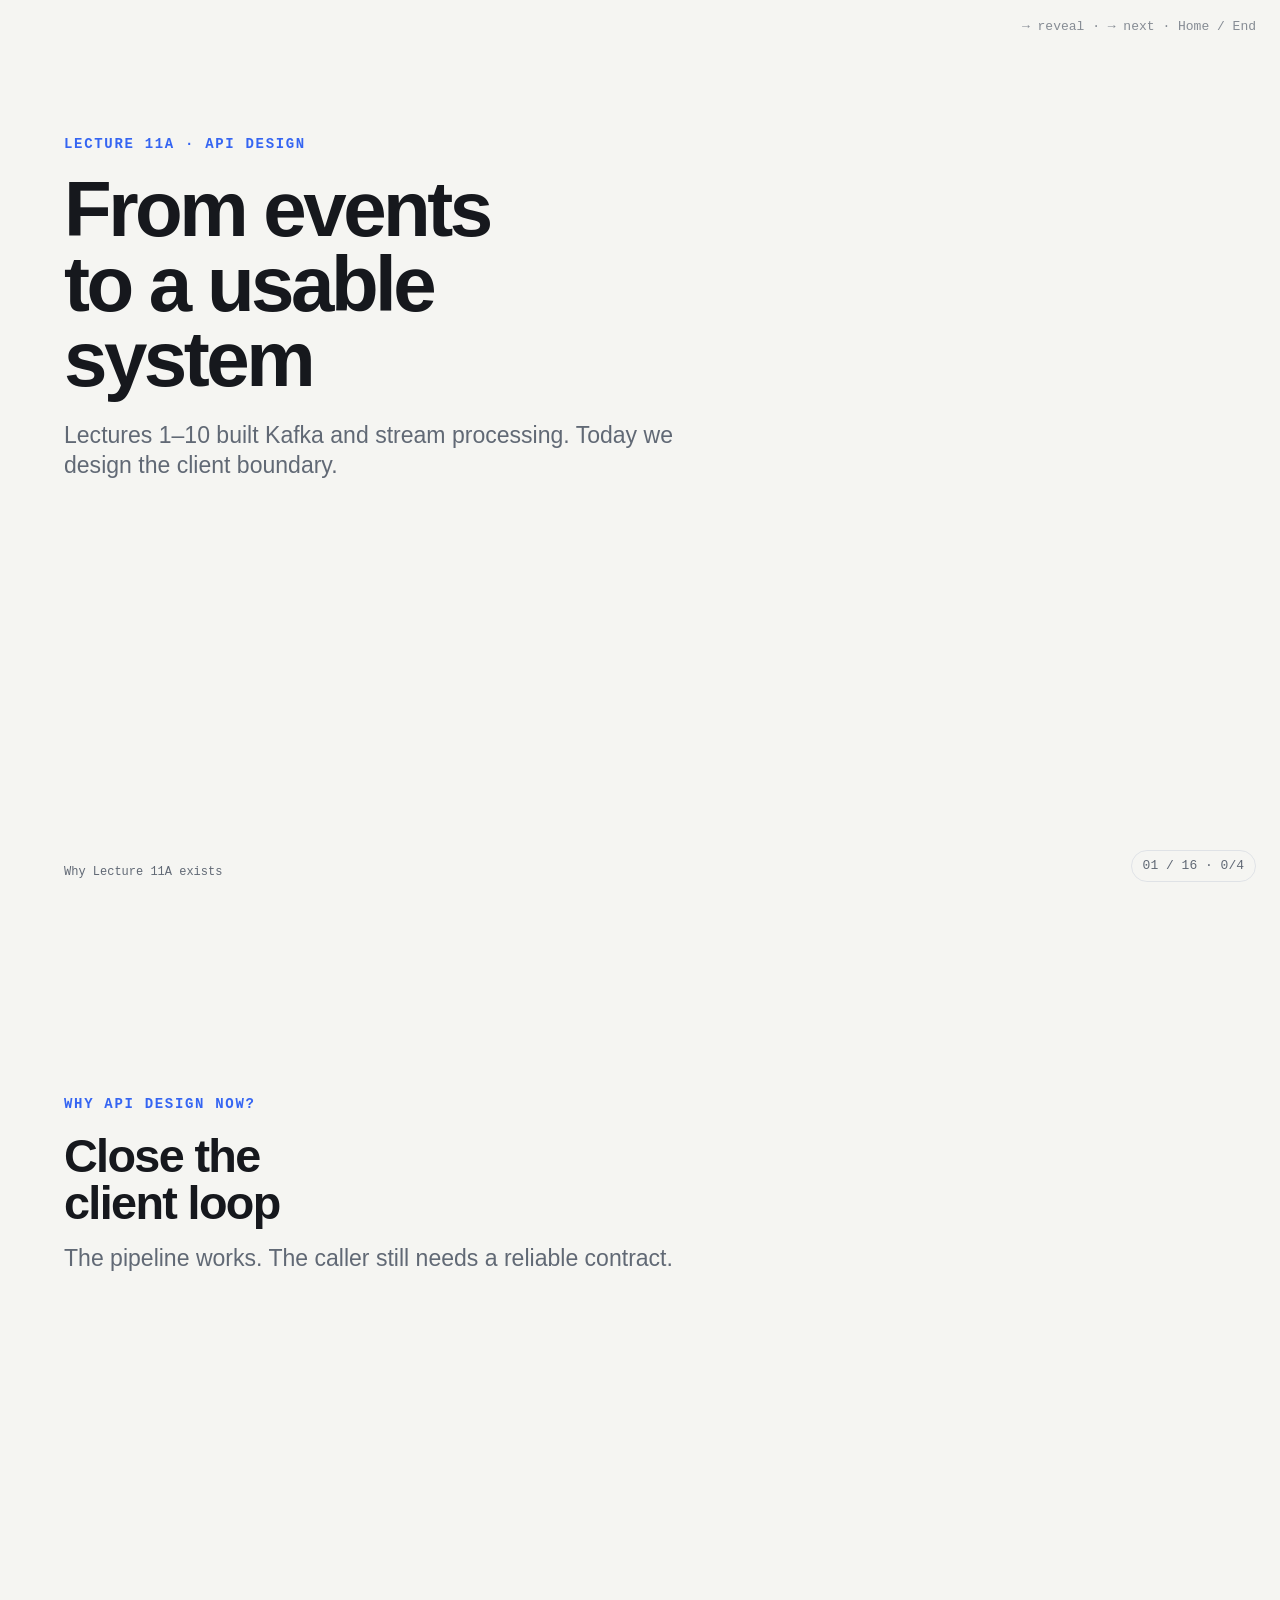
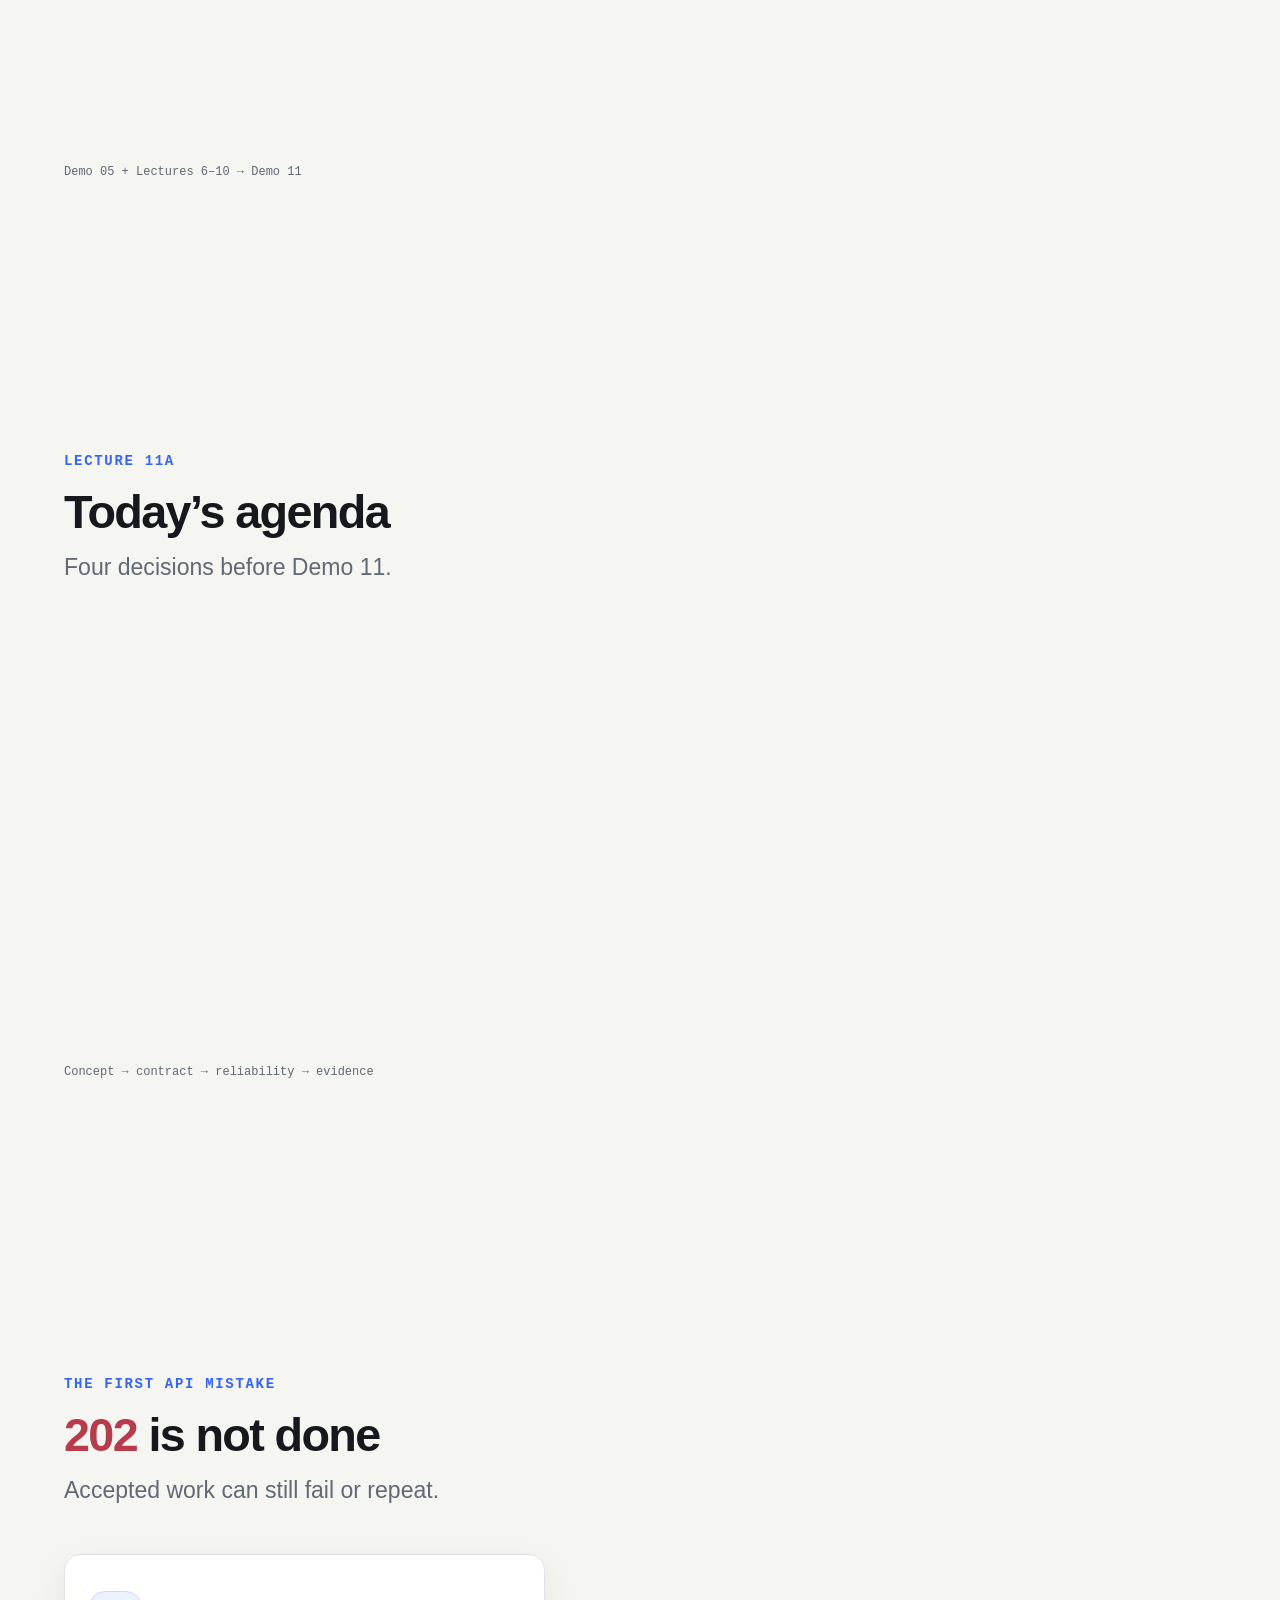
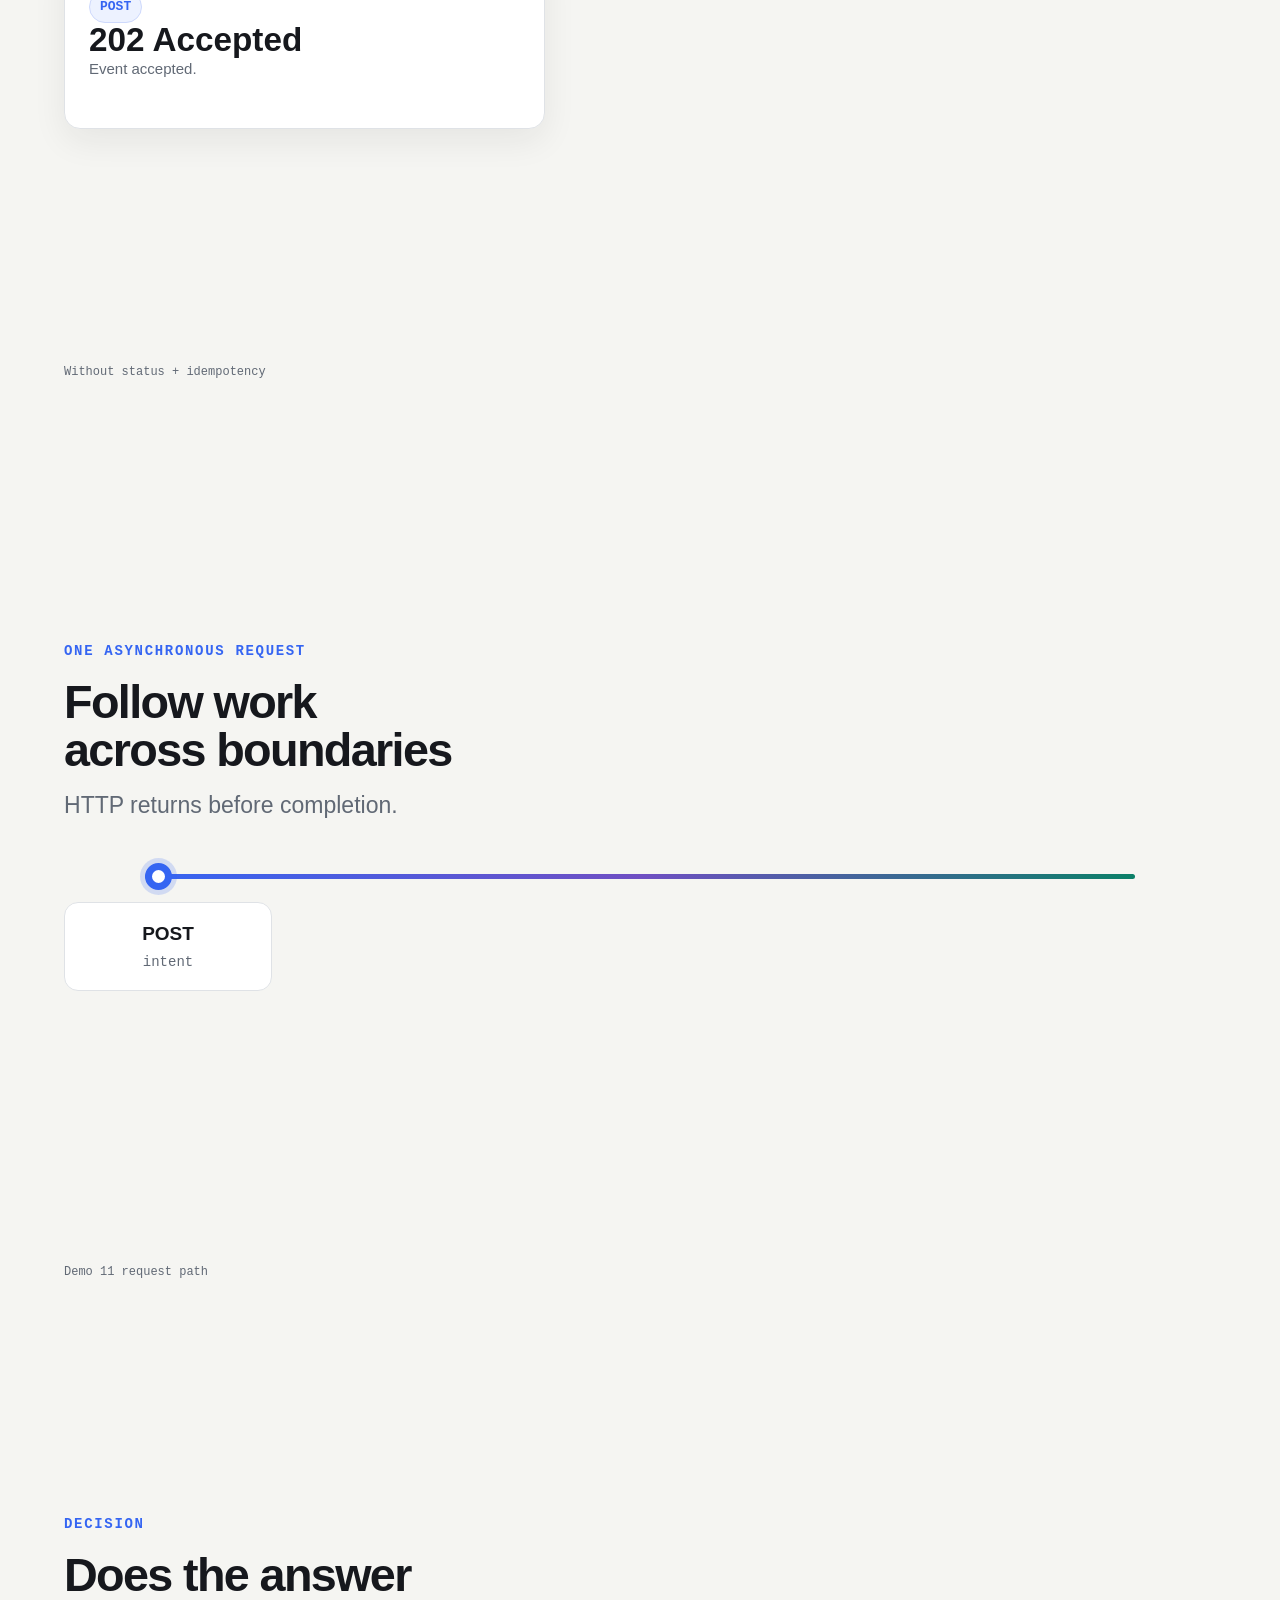
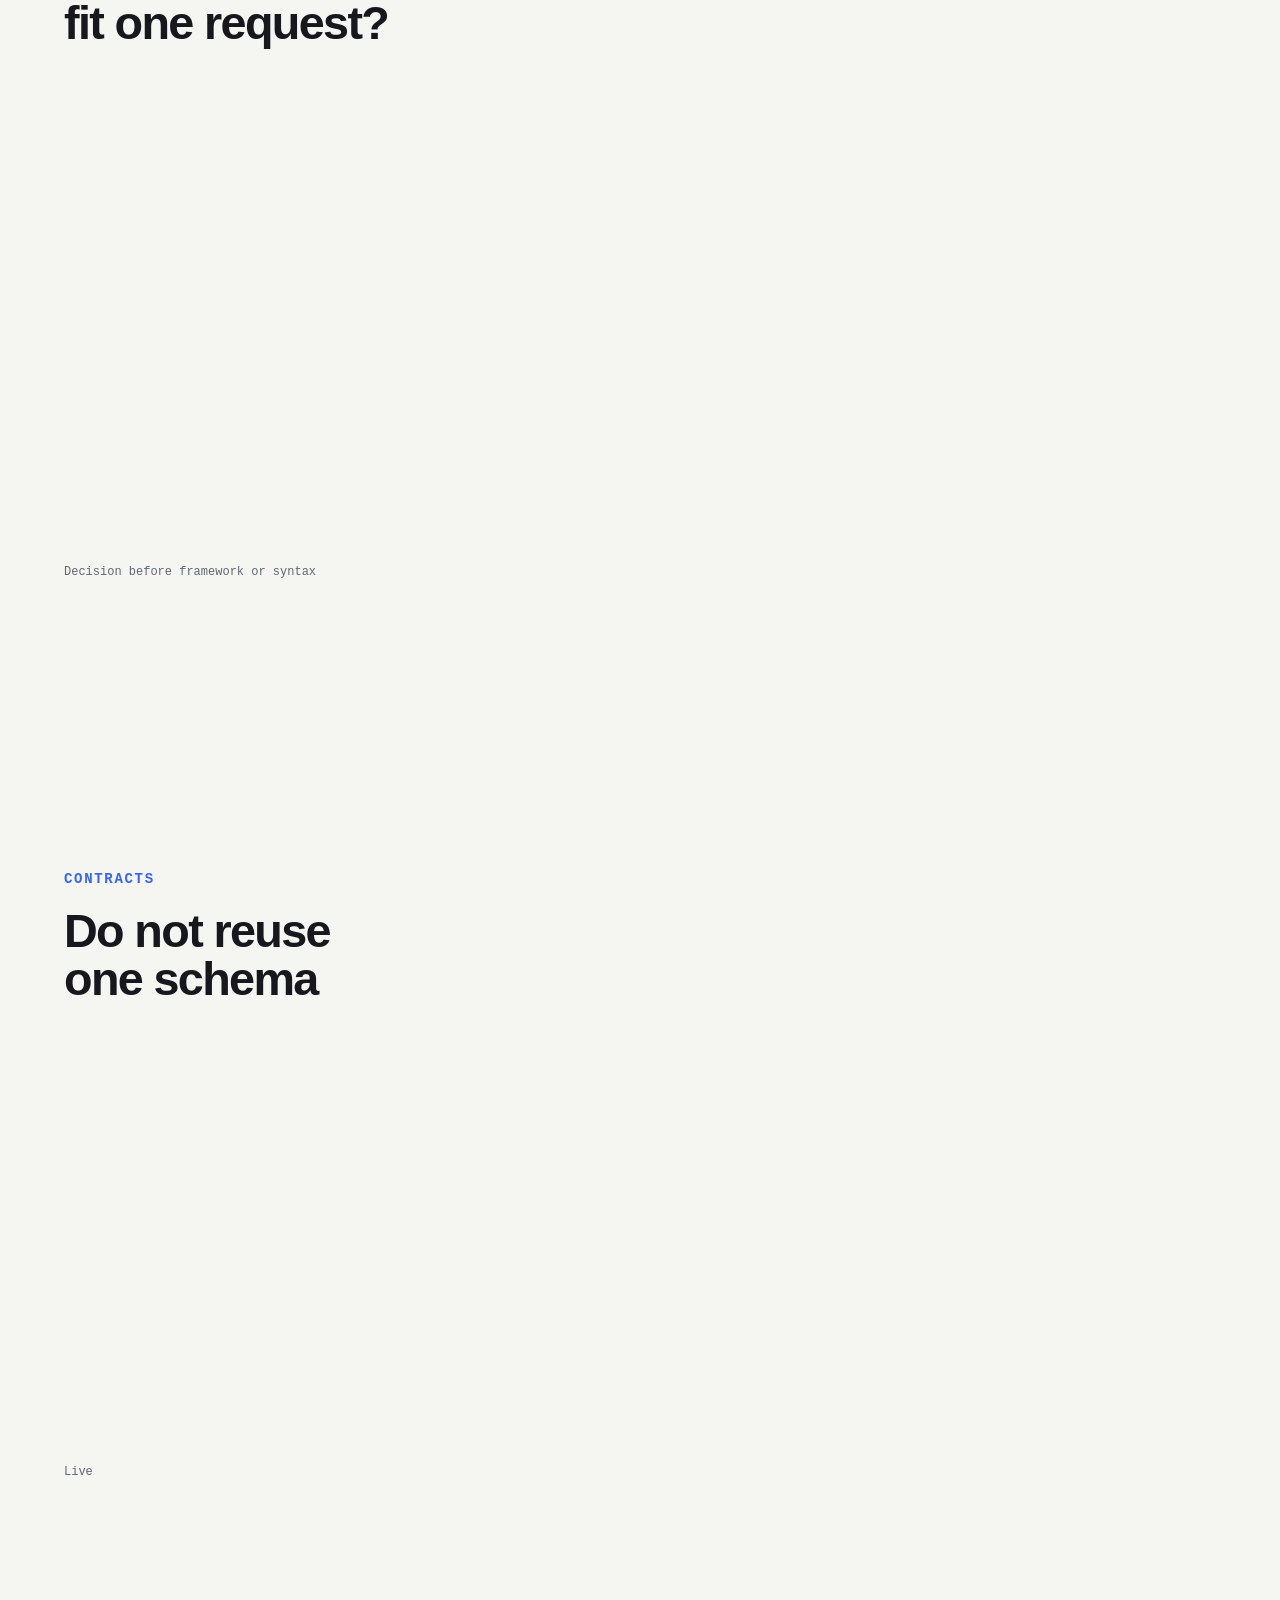
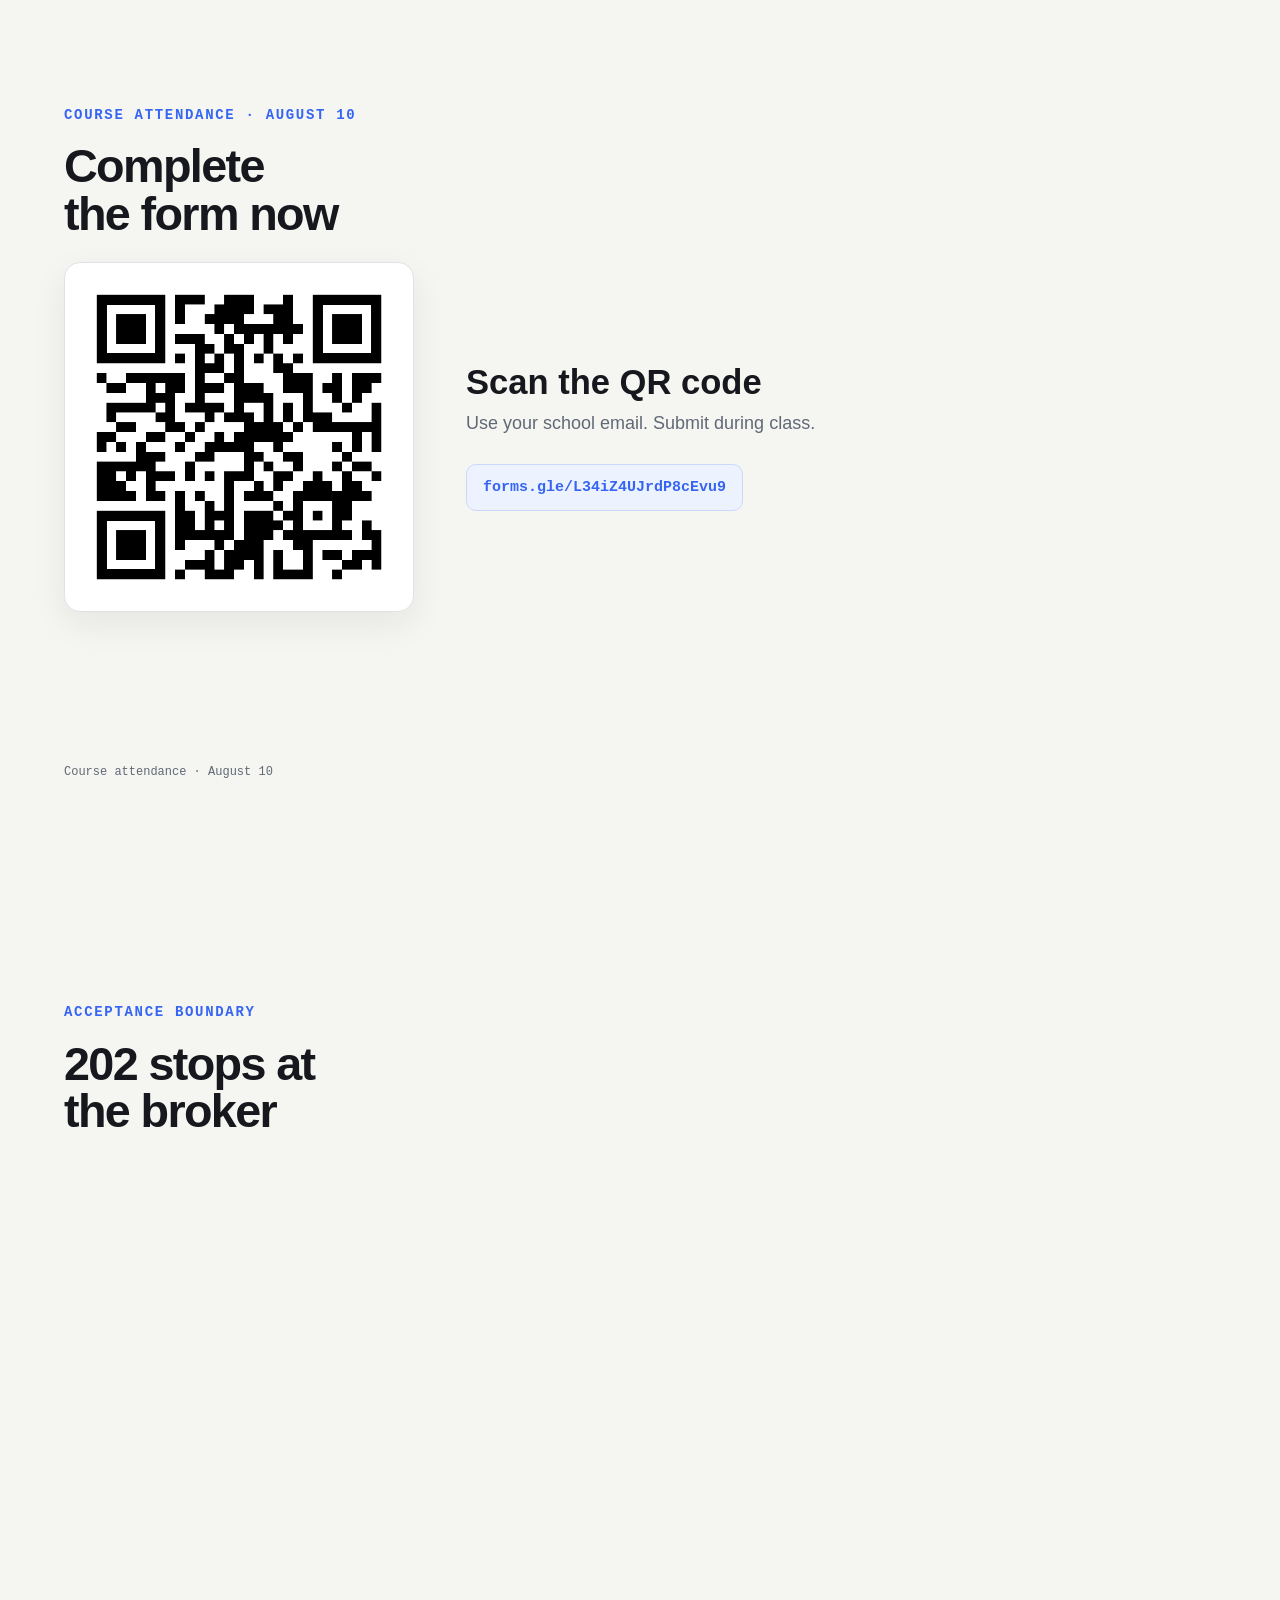
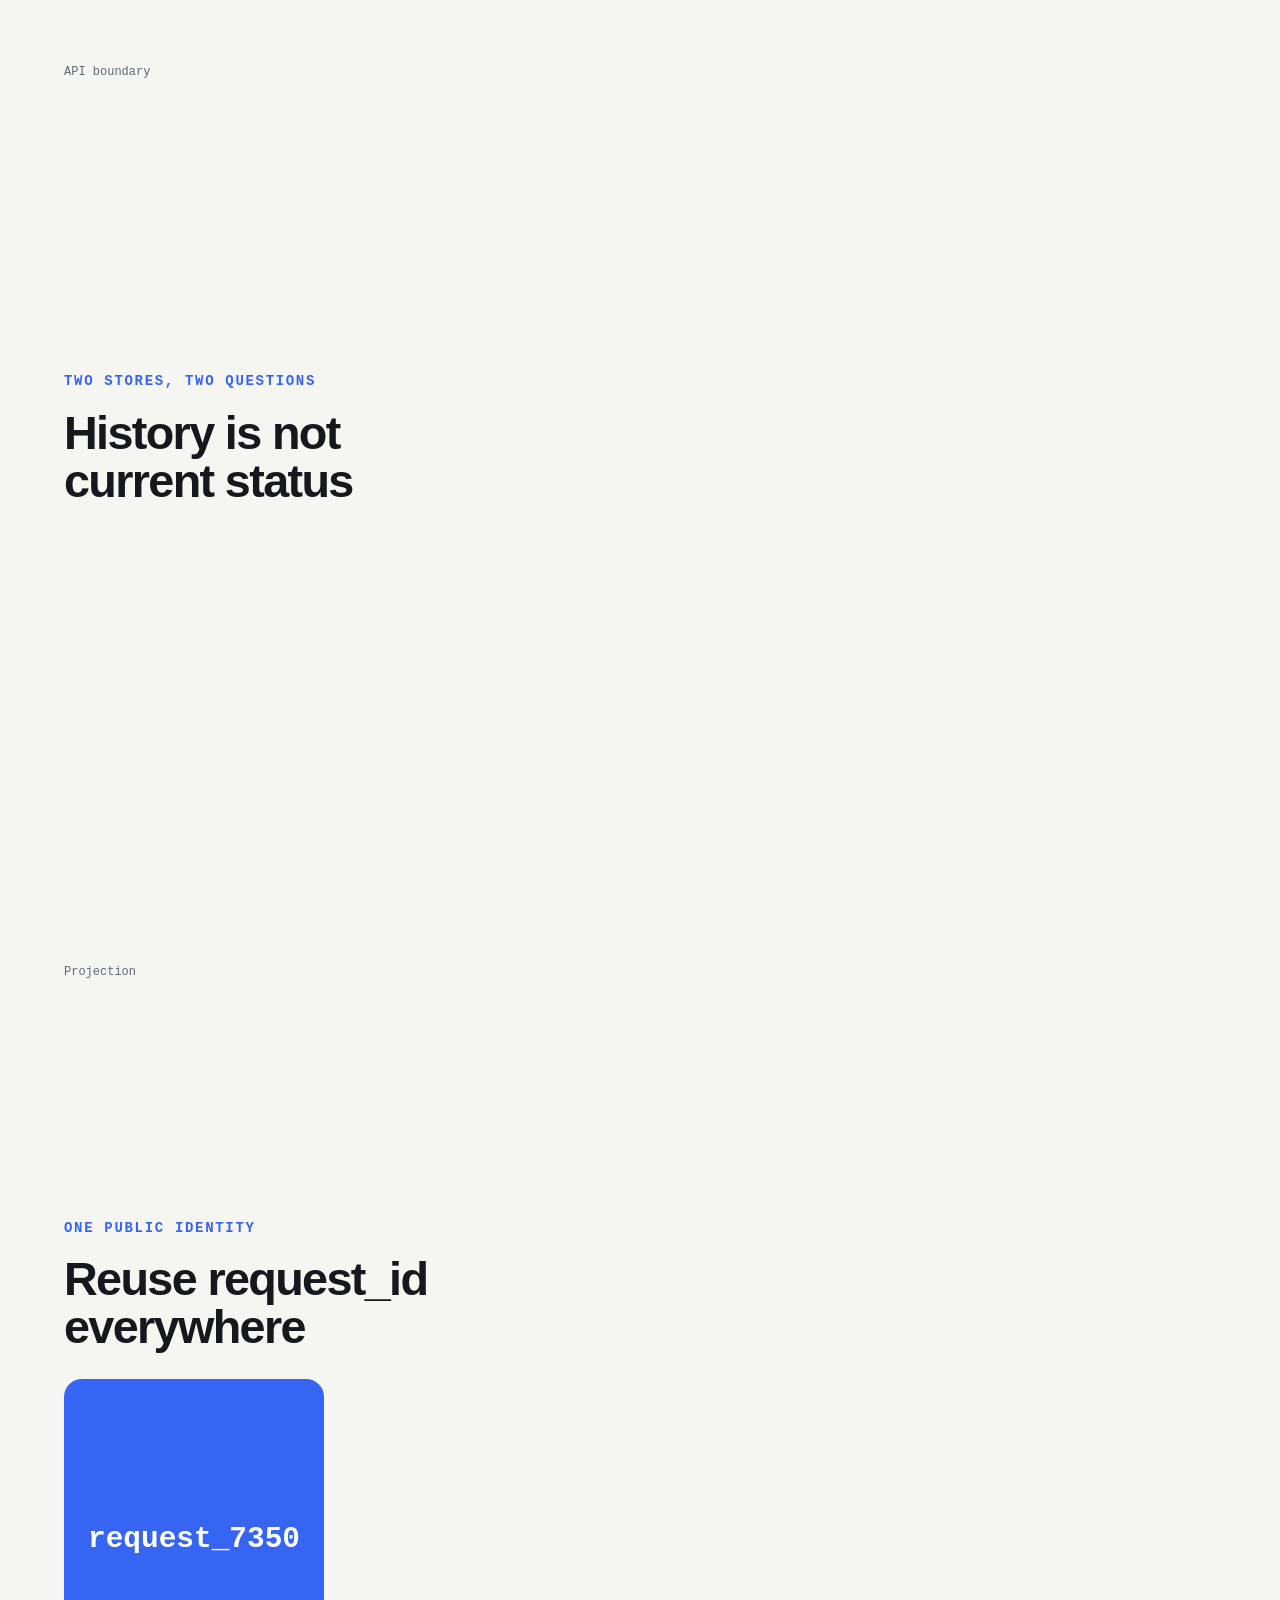
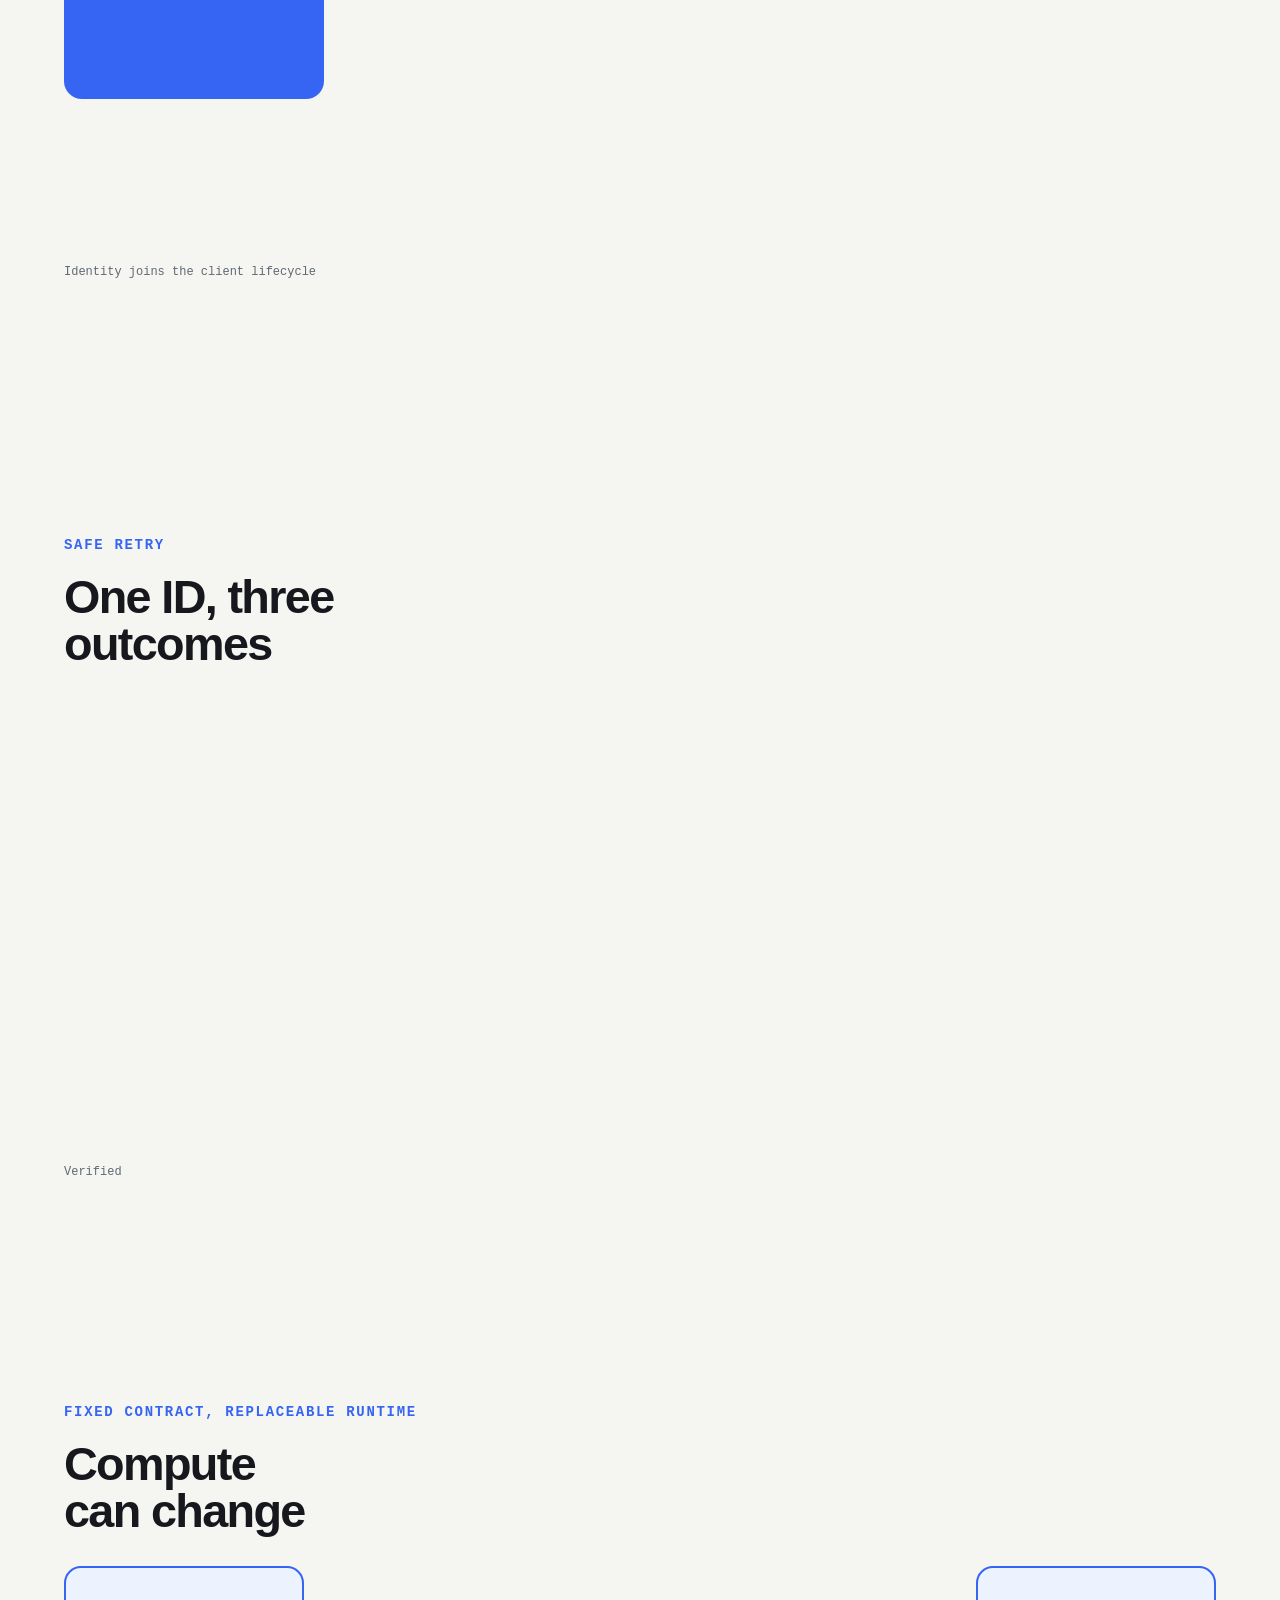
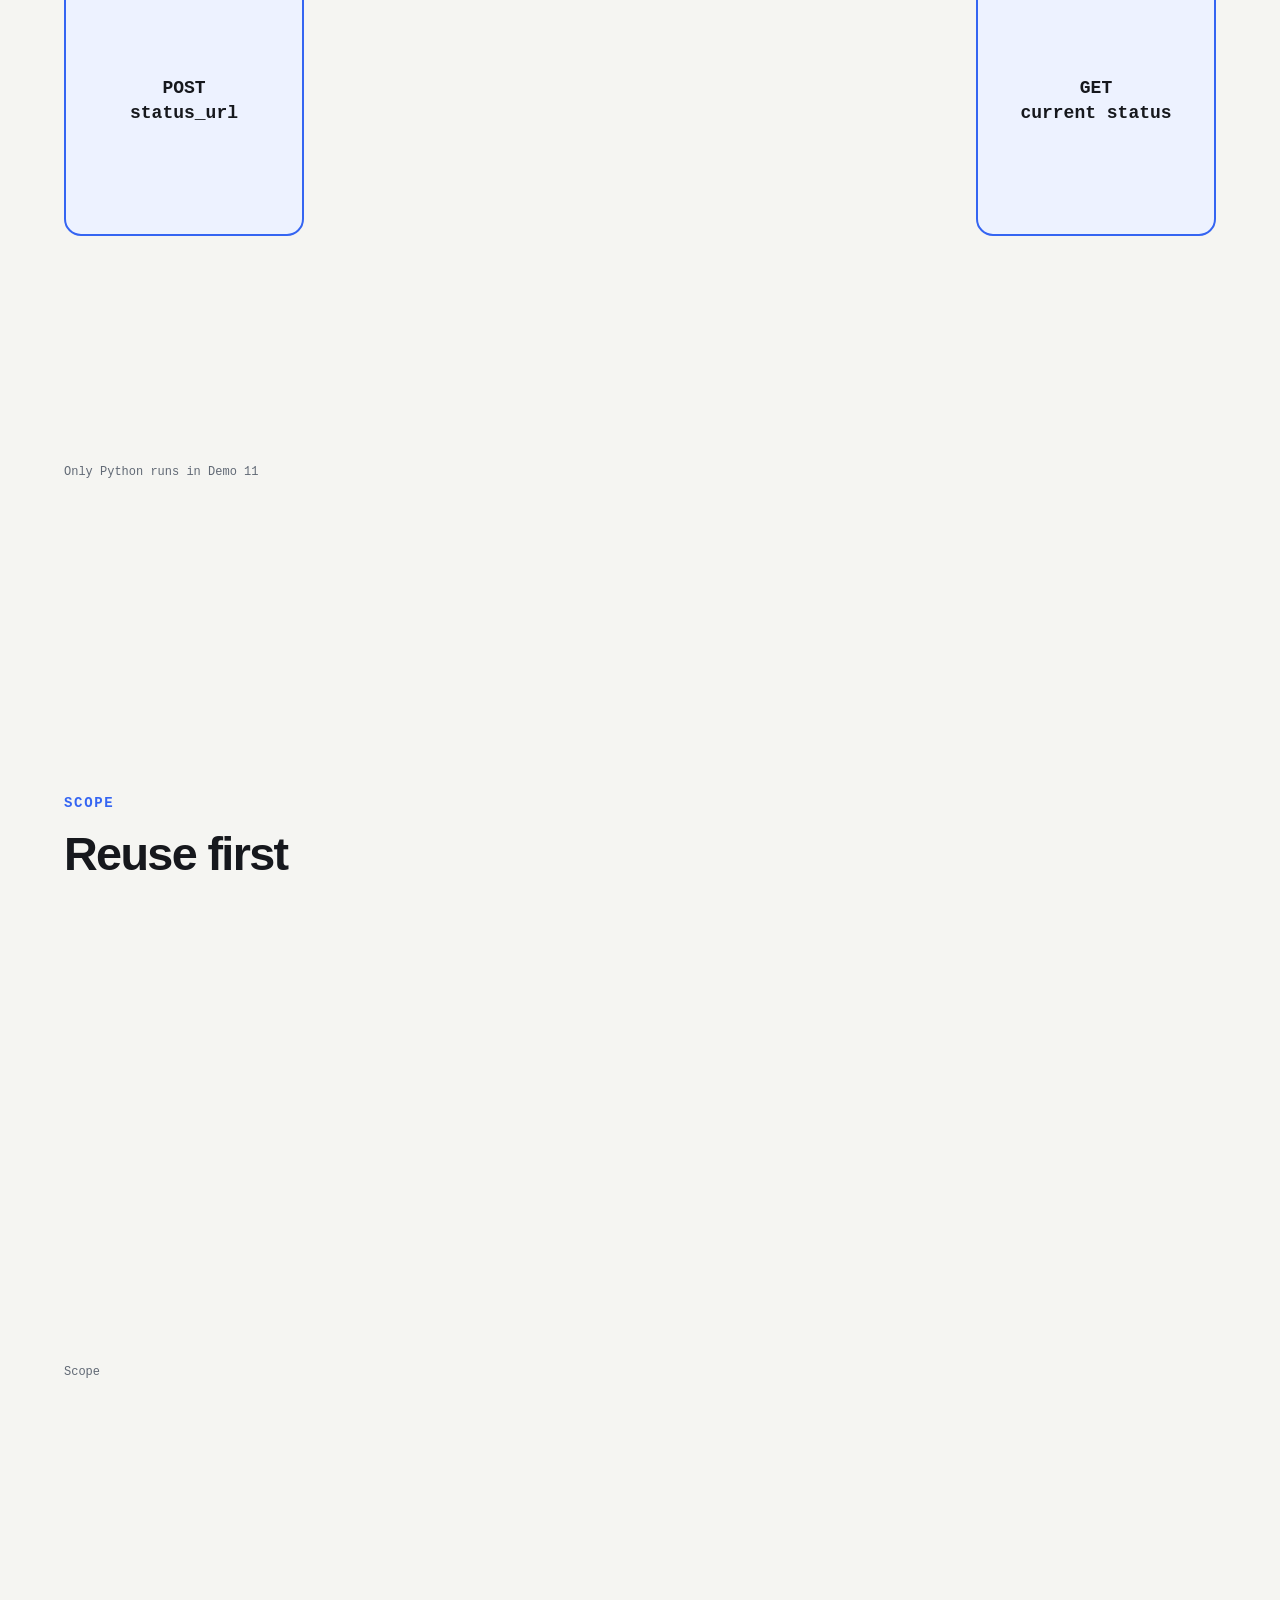
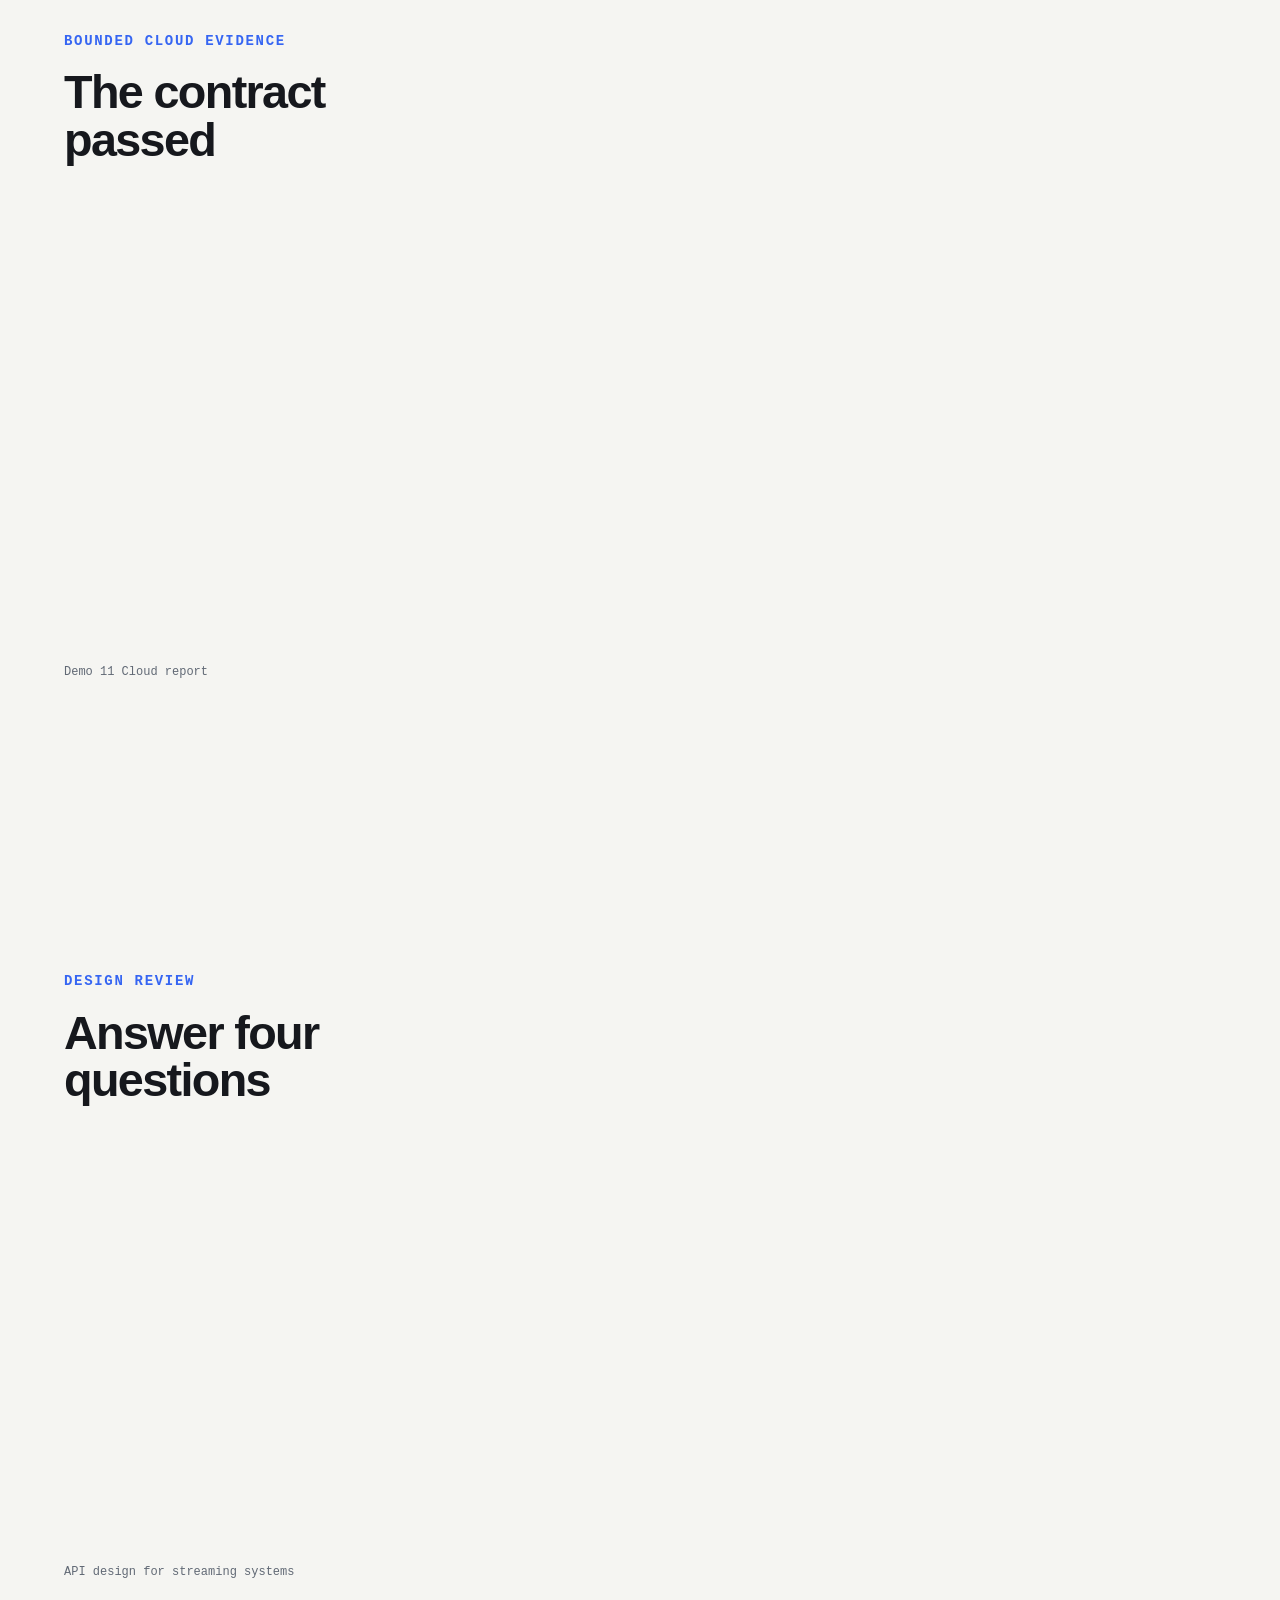
<file: handouts/MSDS682-Lecture11A-API-Design.html>
<!DOCTYPE html>
<html lang="en">
<head>
<meta charset="utf-8">
<meta name="viewport" content="width=device-width, initial-scale=1">
<title>MSDS 682 · Lecture 11A · API Design for Streaming Systems</title>
<style>
:root{
  --ink:#16181d;--muted:#616975;--paper:#f5f5f2;--panel:#fff;--line:#dfe2e6;
  --blue:#3565f2;--blue-soft:#edf2ff;--teal:#0b8068;--teal-soft:#e4f4ef;
  --amber:#9a6508;--amber-soft:#fff3d7;--red:#b73b4b;--red-soft:#fbe8eb;
  --purple:#6f4fc3;--purple-soft:#f1ecfb;
  --shadow:0 12px 34px rgba(22,24,29,.07);
  --sans:-apple-system,BlinkMacSystemFont,"Helvetica Neue",Arial,sans-serif;
  --mono:"SF Mono",Menlo,Consolas,monospace;
}
*{box-sizing:border-box}
html{scroll-behavior:smooth;scroll-snap-type:y mandatory}
body{margin:0;background:var(--paper);color:var(--ink);font-family:var(--sans);
  font-size:clamp(18px,1.3vw,24px);line-height:1.4;-webkit-font-smoothing:antialiased}
.slide{position:relative;min-height:100vh;padding:9vh 5vw 7vh;scroll-snap-align:start;
  scroll-snap-stop:always;display:grid;align-items:center}
.wrap{width:100%;max-width:1320px;margin:auto}
/* type */
h1,h2,h3,p{margin-top:0}
h1{font-size:clamp(58px,6.1vw,98px);line-height:.96;letter-spacing:-.045em;
  max-width:12ch;margin-bottom:24px;text-wrap:balance}
h2{font-size:clamp(38px,3.65vw,60px);line-height:1.02;letter-spacing:-.035em;
  max-width:15ch;margin:0 0 16px;text-wrap:balance}
h3{font-size:clamp(22px,1.75vw,29px);line-height:1.15;margin-bottom:8px}
p{margin-bottom:12px;max-width:68ch}
.eyebrow{font-family:var(--mono);font-size:clamp(14px,1vw,18px);letter-spacing:.12em;
  text-transform:uppercase;color:var(--blue);font-weight:750;margin-bottom:18px}
.deck-sub{font-size:clamp(21px,1.8vw,30px);line-height:1.28;color:var(--muted);
  max-width:48ch;margin-bottom:24px}
.muted{color:var(--muted)}
.small{font-size:clamp(15px,1.05vw,19px)}
.mono,code,pre{font-family:var(--mono)}
.key{color:var(--blue);font-weight:780}
.danger{color:var(--red)}
.success{color:var(--teal)}
.tag{display:inline-flex;align-items:center;padding:6px 10px;border-radius:999px;
  font-family:var(--mono);font-size:clamp(13px,.9vw,16px);font-weight:700;
  color:var(--blue);background:var(--blue-soft);border:1px solid #ced9fc}
.tag.red{color:var(--red);background:var(--red-soft);border-color:#f0c9d0}
.tag.green{color:var(--teal);background:var(--teal-soft);border-color:#bedfd5}
.tag.amber{color:var(--amber);background:var(--amber-soft);border-color:#ead59e}

/* deck chrome */
.pager{position:fixed;right:24px;bottom:18px;z-index:30;padding:6px 11px;border-radius:999px;
  border:1px solid var(--line);background:rgba(245,245,242,.92);color:var(--muted);
  font-family:var(--mono);font-size:13px;backdrop-filter:blur(8px)}
.hint{position:fixed;right:24px;top:18px;z-index:30;color:var(--muted);
  font-family:var(--mono);font-size:13px;opacity:.75}
.source{position:absolute;left:5vw;bottom:2.1vh;font-family:var(--mono);
  font-size:clamp(12px,.82vw,15px);color:var(--muted)}

/* shared surfaces */
.panel{background:var(--panel);border:1px solid var(--line);border-radius:16px;
  padding:clamp(18px,1.6vw,26px);box-shadow:var(--shadow)}
.callout{margin-top:22px;padding:16px 18px;border-left:4px solid var(--blue);
  background:var(--blue-soft);border-radius:0 12px 12px 0;max-width:72ch}
.callout.warn{border-color:var(--amber);background:var(--amber-soft)}
.callout.fail{border-color:var(--red);background:var(--red-soft)}
.grid2{display:grid;grid-template-columns:repeat(2,minmax(0,1fr));gap:20px}
.grid3{display:grid;grid-template-columns:repeat(3,minmax(0,1fr));gap:18px}
.grid4{display:grid;grid-template-columns:repeat(4,minmax(0,1fr));gap:14px}

/* build system */
[data-build]{opacity:0;transform:translateY(18px);filter:blur(2px);
  transition:opacity .38s ease,transform .38s ease,filter .38s ease}
[data-build].shown{opacity:1;transform:none;filter:none}
.slide.in .enter{animation:enter .48s both}
@keyframes enter{from{opacity:0;transform:translateY(14px)}to{opacity:1;transform:none}}

/* 1: course purpose */
.purpose-flow{display:grid;grid-template-columns:1fr 74px 1fr 74px 1fr;gap:12px;align-items:center;
  margin-top:34px;max-width:1220px}
.purpose-node{min-height:190px;display:grid;align-content:center;padding:25px;border-radius:17px;
  background:var(--panel);border:1px solid var(--line);box-shadow:var(--shadow)}
.purpose-node.api{background:var(--blue-soft);border-color:#cbd7fb}
.purpose-node.stream{background:var(--teal-soft);border-color:#bedfd5}
.purpose-node strong{display:block;font-size:clamp(28px,2.4vw,40px);line-height:1.05;margin:12px 0 7px}
.purpose-arrow{text-align:center;color:#949ca8;font-family:var(--mono);font-size:34px}

/* 2: course bridge */
.course-bridge{display:grid;grid-template-columns:repeat(3,minmax(0,1fr));gap:20px;margin-top:30px}
.course-unit{position:relative;min-height:240px;padding:26px;border-radius:17px;background:var(--panel);
  border-top:8px solid var(--blue);box-shadow:var(--shadow)}
.course-unit:nth-child(2){border-color:var(--purple)}.course-unit:nth-child(3){border-color:var(--teal)}
.course-unit:not(:last-child)::after{content:'→';position:absolute;right:-20px;top:46%;z-index:2;
  color:#929aa6;font-family:var(--mono);font-size:28px}
.course-unit strong{display:block;font-size:clamp(32px,2.9vw,48px);margin:25px 0 10px}

/* 3: agenda */
.agenda{display:grid;grid-template-columns:repeat(4,minmax(0,1fr));gap:14px;margin-top:34px}
.agenda-item{position:relative;min-height:250px;padding:22px;border-radius:16px;background:var(--panel);
  border:1px solid var(--line);box-shadow:var(--shadow)}
.agenda-item::before{content:attr(data-number);display:grid;place-items:center;width:40px;height:40px;
  margin-bottom:34px;border-radius:50%;background:var(--blue);color:#fff;font-family:var(--mono);font-weight:800}
.agenda-item:nth-child(2)::before{background:var(--purple)}
.agenda-item:nth-child(3)::before{background:var(--red)}
.agenda-item:nth-child(4)::before{background:var(--teal)}
.agenda-item strong{display:block;font-size:clamp(23px,1.8vw,31px);line-height:1.08;margin-bottom:9px}

/* 4: failure */
.failure-demo{display:grid;grid-template-columns:1fr 90px 1fr;align-items:center;gap:14px;
  margin-top:34px;max-width:1080px}
.failure-card{min-height:175px;display:grid;align-content:center;padding:24px;border-radius:16px;
  background:var(--panel);border:1px solid var(--line);box-shadow:var(--shadow)}
.failure-card.bad{border-color:#e5aeb7;background:var(--red-soft)}
.failure-card .tag{justify-self:start}
.failure-card strong{font-size:clamp(29px,2.6vw,44px);line-height:1.05}
.failure-arrow{text-align:center;font-size:40px;color:#697386}
.duplicate{display:flex;gap:10px;margin-top:15px}.duplicate span{padding:8px 11px;border-radius:8px;
  background:#f5cfd5;color:#8c2635;font-family:var(--mono);font-size:16px}

/* 3: lifecycle */
.journey{position:relative;display:grid;grid-template-columns:repeat(5,minmax(0,1fr));gap:28px;
  margin:54px 0 28px;padding-top:28px}
.journey::before{content:'';position:absolute;left:7%;right:7%;top:0;height:5px;border-radius:5px;
  background:linear-gradient(90deg,var(--blue),var(--purple),var(--teal))}
.flow-token{position:absolute;top:-11px;left:7%;width:27px;height:27px;border-radius:50%;
  background:#fff;border:7px solid var(--blue);box-shadow:0 0 0 5px rgba(53,101,242,.18);
  transition:left .5s cubic-bezier(.22,.8,.25,1),border-color .35s ease}
.flow-node{text-align:center;padding:18px 10px;border-radius:14px;background:var(--panel);
  border:1px solid var(--line);min-width:0}
.flow-node b{display:block;font-size:clamp(19px,1.4vw,24px)}
.flow-node span{display:block;margin-top:5px;color:var(--muted);font-family:var(--mono);font-size:14px}

/* 4: sync vs async */
.mode{min-height:340px;padding:28px;border-radius:18px;background:var(--panel);border:1px solid var(--line)}
.mode.good{border-top:8px solid var(--teal)}.mode.risk{border-top:8px solid var(--red)}
.mode-path{display:flex;align-items:center;gap:8px;flex-wrap:wrap;margin:30px 0}
.mode-path span{padding:9px 11px;border-radius:9px;background:var(--paper);font-family:var(--mono);
  font-size:clamp(14px,1vw,17px)}

/* 5: contracts */
.contract-grid{display:grid;grid-template-columns:repeat(3,minmax(0,1fr));gap:16px;margin-top:24px}
.contract{min-width:0;border-radius:16px;background:var(--panel);border:1px solid var(--line);overflow:hidden}
.contract-head{padding:14px 18px;background:var(--blue-soft);color:var(--blue);font-family:var(--mono);
  font-weight:750}.contract:nth-child(2) .contract-head{background:var(--purple-soft);color:var(--purple)}
.contract:nth-child(3) .contract-head{background:var(--teal-soft);color:var(--teal)}
pre{margin:0;padding:18px;font-size:clamp(12px,.85vw,15px);line-height:1.5;white-space:pre-wrap;
  overflow-wrap:anywhere;color:#2b313b}
.identity-map{display:flex;align-items:center;justify-content:center;gap:12px;margin-top:18px;
  font-family:var(--mono);font-size:clamp(15px,1.15vw,20px);font-weight:750;color:var(--blue)}

/* 6: status boundaries */
.boundary-grid{display:grid;grid-template-columns:.8fr .8fr 1.4fr;gap:15px;margin-top:25px}
.boundary{padding:20px;border-radius:15px;background:var(--panel);border:1px solid var(--line)}
.boundary.bad{border-top:7px solid var(--red)}.boundary.ok{border-top:7px solid var(--blue)}
.http-code{font-family:var(--mono);font-size:clamp(34px,3vw,50px);font-weight:850;margin-bottom:6px}
.response-json{margin-top:13px;padding:12px;border-radius:9px;background:#f1f3f6;color:#2b313b;
  font-family:var(--mono);font-size:clamp(12px,.8vw,15px);line-height:1.45}

/* 7: log and view */
.truth-layout{display:grid;grid-template-columns:1fr 90px 1fr;align-items:stretch;gap:18px;margin-top:28px}
.truth-box{padding:25px;border-radius:17px;background:var(--panel);border-top:8px solid var(--purple);
  box-shadow:var(--shadow)}
.truth-box.view{border-color:var(--teal)}
.truth-middle{display:grid;place-items:center;color:var(--muted);font-family:var(--mono)}
.state-row{display:flex;gap:10px;align-items:center;margin-top:18px;flex-wrap:wrap}
.state-pill{padding:8px 11px;border-radius:999px;background:var(--blue-soft);color:var(--blue);
  font-family:var(--mono);font-weight:750}
.state-pill.done{background:var(--teal-soft);color:var(--teal)}

/* 8: attendance */
.attendance-layout{display:grid;grid-template-columns:350px minmax(0,1fr);gap:52px;align-items:center;margin-top:24px}
.attendance-qr{display:block;width:350px;aspect-ratio:1;padding:12px;background:#fff;border:1px solid var(--line);
  border-radius:16px;box-shadow:var(--shadow)}
.attendance-qr img{display:block;width:100%;height:100%;object-fit:contain}
.attendance-copy h3{font-size:clamp(31px,2.7vw,45px)}
.attendance-url{display:inline-block;margin-top:16px;padding:12px 16px;border-radius:10px;
  border:1px solid #cbd7fb;background:var(--blue-soft);color:var(--blue);font-family:var(--mono);
  font-size:clamp(15px,1vw,19px);font-weight:750;text-decoration:none;overflow-wrap:anywhere}
.attendance-url:hover,.demo-link:hover{text-decoration:underline}

/* 9: identity */
.id-spine{display:grid;grid-template-columns:260px 1fr;gap:28px;margin-top:28px}
.id-core{display:grid;place-items:center;min-height:320px;border-radius:18px;background:var(--blue);
  color:#fff;font-family:var(--mono);font-size:clamp(25px,2.3vw,38px);font-weight:800;text-align:center}
.id-uses{display:grid;grid-template-columns:repeat(2,minmax(0,1fr));gap:14px}
.id-use{padding:20px;border-radius:14px;background:var(--panel);border:1px solid var(--line)}
.id-use b{display:block;font-size:clamp(21px,1.5vw,26px);margin-bottom:5px}

/* 10: retry */
.retry-grid{display:grid;grid-template-columns:repeat(3,minmax(0,1fr));gap:16px;margin-top:24px}
.retry{padding:21px;border-radius:15px;background:var(--panel);border:1px solid var(--line);min-width:0}
.retry.first{border-top:7px solid var(--blue)}.retry.same{border-top:7px solid var(--teal)}
.retry.conflict{border-top:7px solid var(--red)}
.retry .http-code{font-size:clamp(31px,2.5vw,44px)}
.retry code{display:block;margin-top:14px;padding:10px;border-radius:8px;background:var(--paper);
  font-size:clamp(12px,.83vw,15px);overflow-wrap:anywhere}

/* 11: compute switch */
.switch{display:grid;grid-template-columns:240px 1fr 240px;gap:24px;align-items:center;margin-top:30px}
.api-side{min-height:270px;display:grid;place-items:center;text-align:center;border:2px solid var(--blue);
  background:var(--blue-soft);border-radius:17px;font-family:var(--mono);font-weight:780}
.engines{display:grid;gap:11px}.engine{display:flex;justify-content:space-between;gap:12px;padding:15px 17px;
  border-radius:12px;background:var(--panel);border:1px solid var(--line)}
.engine.live{background:var(--teal-soft);border-color:#bedfd5}.engine b{font-size:clamp(18px,1.35vw,23px)}

/* 12: reuse boundary */
.scope-grid{display:grid;grid-template-columns:repeat(3,minmax(0,1fr));gap:17px;margin-top:25px}
.scope{padding:22px;border-radius:16px;background:var(--panel);border-top:8px solid var(--blue)}
.scope.add{border-color:var(--teal)}.scope.no{border-color:var(--muted)}
.scope ul{margin:14px 0 0;padding-left:20px}.scope li{margin:7px 0}

/* evidence */
.evidence-grid{display:grid;grid-template-columns:repeat(3,minmax(0,1fr));gap:14px;margin-top:28px}
.metric{padding:20px;border-radius:14px;background:var(--panel);border:1px solid var(--line);
  box-shadow:var(--shadow)}
.metric strong{display:block;font-size:clamp(27px,2.4vw,40px);color:var(--ink);margin-top:6px}
.evidence-flow{display:flex;gap:10px;align-items:center;flex-wrap:wrap;margin-top:20px}
.evidence-flow span{padding:9px 12px;border-radius:9px;background:var(--teal-soft);color:var(--teal);
  border:1px solid #bedfd5;font-family:var(--mono);font-weight:750}

/* 14: close */
.question-grid{display:grid;grid-template-columns:repeat(2,minmax(0,1fr));gap:16px;margin-top:26px}
.question{display:flex;gap:14px;align-items:flex-start;padding:19px;border-radius:14px;
  background:var(--panel);border:1px solid var(--line)}
.question b{display:grid;place-items:center;flex:0 0 38px;height:38px;border-radius:50%;
  color:#fff;background:var(--blue);font-family:var(--mono)}
.question span{font-size:clamp(21px,1.55vw,27px);font-weight:700}
.demo-link{display:inline-block;margin-top:22px;color:var(--blue);font-family:var(--mono);
  font-size:clamp(15px,1vw,18px);font-weight:750;text-decoration:none}

@media(max-width:760px){
  .slide{padding:8vh 6vw 7vh;align-items:start}.wrap{margin-top:auto;margin-bottom:auto}
  h1{font-size:clamp(50px,14vw,72px)}h2{font-size:clamp(36px,9vw,50px);max-width:none}
  .grid2,.grid3,.grid4,.course-bridge,.agenda,.contract-grid,.boundary-grid,.retry-grid,.scope-grid,
  .evidence-grid,.question-grid{grid-template-columns:1fr}
  .purpose-flow{grid-template-columns:1fr;gap:8px}.purpose-node{min-height:0;padding:16px}
  .purpose-arrow{transform:rotate(90deg);font-size:25px}
  .agenda{grid-template-columns:repeat(2,minmax(0,1fr));gap:10px}
  .agenda-item{min-height:0;padding:14px}.agenda-item::before{width:32px;height:32px;margin-bottom:12px}
  .failure-demo,.truth-layout{grid-template-columns:1fr}.failure-arrow,.truth-middle{transform:rotate(90deg)}
  .course-unit{min-height:0}.course-unit:not(:last-child)::after{content:'↓';right:50%;top:auto;bottom:-28px}
  .journey{grid-template-columns:1fr;gap:12px;padding:0;margin-top:26px}.journey::before,.flow-token{display:none}
  .mode{min-height:0}.contract pre{font-size:13px}
  .attendance-layout{grid-template-columns:1fr;gap:18px}.attendance-qr{width:min(100%,300px);margin:auto}
  .id-spine{grid-template-columns:1fr}.id-core{min-height:120px}.id-uses{grid-template-columns:1fr}
  .switch{grid-template-columns:1fr}.api-side{min-height:110px}
  .hint{display:none}.source{position:static;margin-top:24px}.pager{right:12px;bottom:10px}
}
@media print{
  @page{size:16in 9in;margin:0}
  html{scroll-snap-type:none}.slide{width:100vw;height:100vh;min-height:100vh;padding:8vh 5vw 6vh;
    page-break-after:always;overflow:hidden}.pager,.hint{display:none}
  [data-build]{opacity:1!important;transform:none!important;filter:none!important;transition:none!important}
  .flow-token{left:93%!important}
}
@media(prefers-reduced-motion:reduce){
  html{scroll-behavior:auto}*,*::before,*::after{animation:none!important;transition:none!important}
}
</style>
</head>
<body>
<div class="hint">→ reveal · → next · Home / End</div>
<div class="pager" id="pager">01 / 16</div>

<!-- 1 -->
<section class="slide" data-ref="Course purpose · client boundary"><div class="wrap">
  <div class="eyebrow enter">Lecture 11A · API design</div>
  <h1 class="enter">From events to a usable system</h1>
  <p class="deck-sub enter">Lectures 1–10 built Kafka and stream processing. Today we design the client boundary.</p>
  <div class="purpose-flow">
    <div class="purpose-node" data-build="1"><span class="tag">Outside</span><strong>Client</strong><span class="muted">Sends intent. Needs an answer.</span></div>
    <div class="purpose-arrow" data-build="2">↔</div>
    <div class="purpose-node api" data-build="2"><span class="tag">Boundary</span><strong>API contract</strong><span class="muted">Accept · identify · report status</span></div>
    <div class="purpose-arrow" data-build="3">↔</div>
    <div class="purpose-node stream" data-build="3"><span class="tag green">Inside</span><strong>Streaming system</strong><span class="muted">Kafka · compute · state</span></div>
  </div>
  <div class="callout" data-build="4"><strong>API design makes asynchronous work safe and usable.</strong></div>
  <div class="source">Why Lecture 11A exists</div>
</div></section>

<!-- 2 -->
<section class="slide" data-ref="Lecture 5 · Lectures 6–10 · Lecture 11A"><div class="wrap">
  <div class="eyebrow enter">Why API design now?</div>
  <h2 class="enter">Close the client loop</h2>
  <p class="deck-sub enter">The pipeline works. The caller still needs a reliable contract.</p>
  <div class="course-bridge">
    <div class="course-unit" data-build="1"><span class="tag">Lecture 5</span><strong>Accept</strong><p class="muted">HTTP → Kafka</p></div>
    <div class="course-unit" data-build="2"><span class="tag">Lectures 6–10</span><strong>Process</strong><p class="muted">Compute + state</p></div>
    <div class="course-unit" data-build="3"><span class="tag green">Lecture 11A</span><strong>Complete</strong><p class="muted">Status + safe retry</p></div>
  </div>
  <div class="callout" data-build="4"><strong>Internal success is not enough. The client must know what happened.</strong></div>
  <div class="source">Demo 05 + Lectures 6–10 → Demo 11</div>
</div></section>

<!-- 3 -->
<section class="slide" data-ref="Lecture 11A agenda"><div class="wrap">
  <div class="eyebrow enter">Lecture 11A</div>
  <h2 class="enter">Today’s agenda</h2>
  <p class="deck-sub enter">Four decisions before Demo 11.</p>
  <div class="agenda">
    <div class="agenda-item" data-number="1" data-build="1"><strong>Choose the boundary</strong><span class="muted">Sync or async?</span></div>
    <div class="agenda-item" data-number="2" data-build="2"><strong>Separate contracts</strong><span class="muted">HTTP, event, status</span></div>
    <div class="agenda-item" data-number="3" data-build="3"><strong>Make retry safe</strong><span class="muted">Identity + idempotency</span></div>
    <div class="agenda-item" data-number="4" data-build="4"><strong>Verify Demo 11</strong><span class="muted">One request, end to end</span></div>
  </div>
  <div class="source">Concept → contract → reliability → evidence</div>
</div></section>

<!-- 4 -->
<section class="slide" data-ref="Failure first · API contract"><div class="wrap">
  <div class="eyebrow enter">The first API mistake</div>
  <h2 class="enter"><span class="danger">202</span> is not done</h2>
  <p class="deck-sub enter">Accepted work can still fail or repeat.</p>
  <div class="failure-demo">
    <div class="failure-card"><span class="tag">POST</span><strong>202 Accepted</strong><p class="muted small">Event accepted.</p></div>
    <div class="failure-arrow" data-build="1">→</div>
    <div class="failure-card bad" data-build="1"><span class="tag red">Wrong assumption</span><strong>Client says “done”</strong>
      <div class="duplicate" data-build="2"><span>trip A</span><span>trip B</span></div>
      <p class="muted small" data-build="2">One intent. Two executions.</p>
    </div>
  </div>
  <div class="source">Without status + idempotency</div>
</div></section>

<!-- 5 -->
<section class="slide" data-ref="Asynchronous request lifecycle"><div class="wrap">
  <div class="eyebrow enter">One asynchronous request</div>
  <h2 class="enter">Follow work across boundaries</h2>
  <p class="deck-sub enter">HTTP returns before completion.</p>
  <div class="journey" data-token-positions="7,28,50,72,93">
    <div class="flow-token" aria-hidden="true"></div>
    <div class="flow-node"><b>POST</b><span>intent</span></div>
    <div class="flow-node" data-build="1"><b>Kafka</b><span>durable event</span></div>
    <div class="flow-node" data-build="2"><b>Worker</b><span>compute</span></div>
    <div class="flow-node" data-build="3"><b>Status store</b><span>current state</span></div>
    <div class="flow-node" data-build="4"><b>GET</b><span>observe result</span></div>
  </div>
  <div class="callout" data-build="4"><strong>The status URL tracks downstream work.</strong></div>
  <div class="source">Demo 11 request path</div>
</div></section>

<!-- 6 -->
<section class="slide" data-ref="Synchronous vs asynchronous API"><div class="wrap">
  <div class="eyebrow enter">Decision</div>
  <h2 class="enter">Does the answer fit one request?</h2>
  <div class="grid2">
    <div class="mode good" data-build="1"><span class="tag green">Synchronous</span><h3>Return the result</h3>
      <div class="mode-path"><span>request</span><b>→</b><span>compute</span><b>→</b><span>200 result</span></div>
      <p class="muted">Short work.</p></div>
    <div class="mode risk" data-build="2"><span class="tag red">Asynchronous</span><h3>Return a status URL</h3>
      <div class="mode-path"><span>request</span><b>→</b><span>202</span><b>→</b><span>GET later</span></div>
      <p class="muted">Work outlives HTTP.</p></div>
  </div>
  <div class="source">Decision before framework or syntax</div>
</div></section>

<!-- 7 -->
<section class="slide" data-ref="Demo 05 + Demo 11 contracts"><div class="wrap">
  <div class="eyebrow enter">Contracts</div>
  <h2 class="enter">Do not reuse one schema</h2>
  <div class="contract-grid">
    <div class="contract" data-build="1"><div class="contract-head">HTTP key fields</div><pre>{
 "request_id":"request_7350",
 "requested_at":"20:55:00Z"
}</pre></div>
    <div class="contract" data-build="2"><div class="contract-head">Kafka key fields</div><pre>{
 "trip_id":"trip_7350",
 "event_type":"trip_requested",
 "event_time":"20:55:00Z"
}</pre></div>
    <div class="contract" data-build="3"><div class="contract-head">Status key fields</div><pre>{
 "request_id":"request_7350",
 "trip_id":"trip_7350",
 "status":"completed"
}</pre></div>
  </div>
  <div class="identity-map" data-build="4"><span>request_7350</span><span>↔</span><span>trip_7350</span></div>
  <div class="source">Live</div>
</div></section>

<!-- 8 -->
<section class="slide" data-ref="Course attendance · August 10"><div class="wrap">
  <div class="eyebrow enter">Course attendance · August 10</div>
  <h2 class="enter">Complete the form now</h2>
  <div class="attendance-layout">
    <a class="attendance-qr" href="https://forms.gle/L34iZ4UJrdP8cEvu9" target="_blank" rel="noopener" aria-label="Open the August 10 course attendance form">
      <img src="assets/lecture11a-attendance-2026-08-10.png" alt="QR code for the August 10 course attendance form">
    </a>
    <div class="attendance-copy"><h3>Scan the QR code</h3><p class="muted">Use your school email. Submit during class.</p>
      <a class="attendance-url" href="https://forms.gle/L34iZ4UJrdP8cEvu9" target="_blank" rel="noopener">forms.gle/L34iZ4UJrdP8cEvu9</a></div>
  </div>
  <div class="source">Course attendance · August 10</div>
</div></section>

<!-- 9 -->
<section class="slide" data-ref="HTTP boundary · broker acknowledgement"><div class="wrap">
  <div class="eyebrow enter">Acceptance boundary</div>
  <h2 class="enter">202 stops at the broker</h2>
  <div class="boundary-grid">
    <div class="boundary bad" data-build="1"><div class="http-code danger">422</div><h3>Invalid input</h3>
      <div class="response-json">{"type":"extra_forbidden",<br> "loc":["body","extra"]}</div></div>
    <div class="boundary bad" data-build="2"><div class="http-code danger">503</div><h3>Not accepted</h3>
      <div class="response-json">{"detail":"The event publisher is temporarily unavailable."}</div></div>
    <div class="boundary ok" data-build="3"><div class="http-code key">202</div><h3>Broker ack</h3>
      <div class="response-json">{"request_id":"request_7350",<br> "trip_id":"trip_7350",<br> "status":"pending",<br> "status_url":"/trip-requests/request_7350",<br> "delivery":"broker_acknowledged",<br> "created":true}</div></div>
  </div>
  <div class="callout warn" data-build="4"><strong>Accepted is not completed.</strong></div>
  <div class="source">API boundary</div>
</div></section>

<!-- 10 -->
<section class="slide" data-ref="Kafka event log · status read model"><div class="wrap">
  <div class="eyebrow enter">Two stores, two questions</div>
  <h2 class="enter">History is not current status</h2>
  <div class="truth-layout">
    <div class="truth-box" data-build="1"><span class="tag">Kafka event log</span><h3>What happened?</h3>
      <p class="muted">Replayable ordered history.</p><div class="mono small">offset 0 · trip_requested</div></div>
    <div class="truth-middle" data-build="2">→ project →</div>
    <div class="truth-box view" data-build="2"><span class="tag green">Status read model</span><h3>What is true now?</h3>
      <div class="state-row"><span class="state-pill">pending</span><span>→</span><span class="state-pill done" data-build="3">completed</span></div>
      <p class="muted" data-build="3">Lookup by request_id.</p></div>
  </div>
  <div class="source">Projection</div>
</div></section>

<!-- 11 -->
<section class="slide" data-ref="Stable request identity"><div class="wrap">
  <div class="eyebrow enter">One public identity</div>
  <h2 class="enter">Reuse request_id everywhere</h2>
  <div class="id-spine">
    <div class="id-core">request_7350</div>
    <div class="id-uses">
      <div class="id-use" data-build="1"><b>Retry</b><span class="muted">Same intent or conflict?</span></div>
      <div class="id-use" data-build="2"><b>Correlation</b><span class="muted">Maps to trip_7350.</span></div>
      <div class="id-use" data-build="3"><b>Logs</b><span class="muted">Trace one request.</span></div>
      <div class="id-use" data-build="4"><b>Status</b><span class="muted">Read current state.</span></div>
    </div>
  </div>
  <div class="source">Identity joins the client lifecycle</div>
</div></section>

<!-- 12 -->
<section class="slide" data-ref="Idempotent retry contract"><div class="wrap">
  <div class="eyebrow enter">Safe retry</div>
  <h2 class="enter">One ID, three outcomes</h2>
  <div class="retry-grid">
    <div class="retry first" data-build="1"><span class="tag">First POST</span><div class="http-code key">202</div><h3>Create pending</h3><code>created: true</code></div>
    <div class="retry same" data-build="2"><span class="tag green">Same payload</span><div class="http-code success">200</div><h3>Return existing</h3><code>created: false</code></div>
    <div class="retry conflict" data-build="3"><span class="tag red">Changed payload</span><div class="http-code danger">409</div><h3>Reject conflict</h3><code>same ID ≠ same intent</code></div>
  </div>
  <div class="callout" data-build="4"><strong>Retry with the original request_id.</strong></div>
  <div class="source">Verified</div>
</div></section>

<!-- 13 -->
<section class="slide" data-ref="Lecture 9 compute-owner comparison"><div class="wrap">
  <div class="eyebrow enter">Fixed contract, replaceable runtime</div>
  <h2 class="enter">Compute can change</h2>
  <div class="switch">
    <div class="api-side"><span>POST<br>status_url</span></div>
    <div class="engines">
      <div class="engine live" data-build="1"><b>Python consumer</b><span class="tag green">Demo 11 live</span></div>
      <div class="engine" data-build="2"><b>ksqlDB</b><span class="muted small">Lecture 9</span></div>
      <div class="engine" data-build="3"><b>Flink SQL</b><span class="muted small">Lecture 9</span></div>
    </div>
    <div class="api-side"><span>GET<br>current status</span></div>
  </div>
  <div class="callout" data-build="4"><strong>Change compute, not the client.</strong></div>
  <div class="source">Only Python runs in Demo 11</div>
</div></section>

<!-- 14 -->
<section class="slide" data-ref="Demo 05 reuse · Demo 11 scope"><div class="wrap">
  <div class="eyebrow enter">Scope</div>
  <h2 class="enter">Reuse first</h2>
  <div class="scope-grid">
    <div class="scope" data-build="1"><span class="tag">Reuse</span><h3>Demo 05</h3><ul><li>Request contract</li><li>Event contract</li><li>Topic + schema</li></ul></div>
    <div class="scope add" data-build="2"><span class="tag green">Add</span><h3>Demo 11</h3><ul><li>Status store</li><li>GET route</li><li>Retry contract</li></ul></div>
    <div class="scope no" data-build="3"><span class="tag amber">Skip</span><h3>New platform</h3><ul><li>No new topic</li><li>No new schema</li><li>No SQL runtime</li></ul></div>
  </div>
  <div class="source">Scope</div>
</div></section>

<!-- 15 -->
<section class="slide" data-ref="Cloud evidence · demo11-final-20260809"><div class="wrap">
  <div class="eyebrow enter">Bounded Cloud evidence</div>
  <h2 class="enter">The contract passed</h2>
  <div class="evidence-grid">
    <div class="metric" data-build="1"><span class="muted small">request</span><strong>request_7350</strong></div>
    <div class="metric" data-build="1"><span class="muted small">Kafka position</span><strong>p2 · offset 0</strong></div>
    <div class="metric" data-build="1"><span class="muted small">Schema Registry</span><strong>ID 100010</strong></div>
  </div>
  <div class="evidence-flow" data-build="2"><span>202</span><b>→</b><span>pending</span><b>→</b><span>completed</span><b>→</b><span>retry 200</span><b>→</b><span>conflict 409</span></div>
  <div class="callout" style="background:var(--teal-soft);border-color:var(--teal);color:var(--teal)" data-build="3"><strong>contract_passed: true</strong></div>
  <p class="muted small" data-build="3">Not a performance benchmark.</p>
  <div class="source">Demo 11 Cloud report</div>
</div></section>

<!-- 16 -->
<section class="slide" data-ref="Final project application · Demo 11"><div class="wrap">
  <div class="eyebrow enter">Design review</div>
  <h2 class="enter">Answer four questions</h2>
  <div class="question-grid">
    <div class="question" data-build="1"><b>1</b><span>What enters?</span></div>
    <div class="question" data-build="2"><b>2</b><span>What persists?</span></div>
    <div class="question" data-build="3"><b>3</b><span>How is completion observed?</span></div>
    <div class="question" data-build="4"><b>4</b><span>Why is retry safe?</span></div>
  </div>
  <a class="demo-link" href="https://wgu9.github.io/msds-682-su2026/#/handouts/demo11" target="_blank" rel="noopener" data-build="4">Open Demo 11 handout ↗</a>
  <div class="source">API design for streaming systems</div>
</div></section>

<script>
(function(){
  var slides=Array.prototype.slice.call(document.querySelectorAll('.slide'));
  var pager=document.getElementById('pager');
  var reduced=window.matchMedia('(prefers-reduced-motion: reduce)').matches;
  var active=0;

  function maxStep(slide){
    var values=Array.prototype.map.call(slide.querySelectorAll('[data-build]'),function(el){
      return Number(el.getAttribute('data-build'))||0;
    });
    return values.length?Math.max.apply(null,values):0;
  }
  function stepOf(slide){return Number(slide.getAttribute('data-step'))||0}
  function setStep(slide,value){
    var max=maxStep(slide);var next=Math.max(0,Math.min(max,value));
    slide.setAttribute('data-step',String(next));
    slide.querySelectorAll('[data-build]').forEach(function(el){
      var shown=Number(el.getAttribute('data-build'))<=next;
      el.classList.toggle('shown',shown);el.setAttribute('aria-hidden',String(!shown));
    });
    var journey=slide.querySelector('[data-token-positions]');
    if(journey){
      var positions=journey.getAttribute('data-token-positions').split(',');
      var token=journey.querySelector('.flow-token');
      token.style.left=positions[Math.min(next,positions.length-1)]+'%';
      token.style.borderColor=next>=3?'var(--teal)':'var(--blue)';
    }
    updatePager();
  }
  function updatePager(){
    var slide=slides[active];var max=maxStep(slide);var suffix=max?' · '+stepOf(slide)+'/'+max:'';
    pager.textContent=String(active+1).padStart(2,'0')+' / '+String(slides.length).padStart(2,'0')+suffix;
  }
  function show(index,fromBack){
    active=Math.max(0,Math.min(slides.length-1,index));
    var slide=slides[active];slide.classList.add('in');
    if(fromBack&&!reduced){setStep(slide,maxStep(slide))}
    slide.scrollIntoView({behavior:reduced?'auto':'smooth',block:'start'});updatePager();
  }
  slides.forEach(function(slide){setStep(slide,reduced?maxStep(slide):0)});
  slides[0].classList.add('in');updatePager();

  var observer=new IntersectionObserver(function(entries){
    entries.forEach(function(entry){if(entry.isIntersecting&&entry.intersectionRatio>.55){
      active=slides.indexOf(entry.target);entry.target.classList.add('in');updatePager();
    }});
  },{threshold:[.55]});
  slides.forEach(function(slide){observer.observe(slide)});

  document.addEventListener('keydown',function(event){
    if(event.target.closest('a,button,input,textarea,select'))return;
    var nextKeys=['ArrowRight','ArrowDown','PageDown',' '];
    var prevKeys=['ArrowLeft','ArrowUp','PageUp'];
    if(nextKeys.indexOf(event.key)>=0){
      event.preventDefault();var slide=slides[active];
      if(!reduced&&stepOf(slide)<maxStep(slide))setStep(slide,stepOf(slide)+1);else show(active+1,false);
    }else if(prevKeys.indexOf(event.key)>=0){
      event.preventDefault();var current=slides[active];
      if(!reduced&&stepOf(current)>0)setStep(current,stepOf(current)-1);else show(active-1,true);
    }else if(event.key==='Home'){event.preventDefault();show(0,false)}
    else if(event.key==='End'){event.preventDefault();show(slides.length-1,true)}
  });
})();
</script>
</body>
</html>
</file>
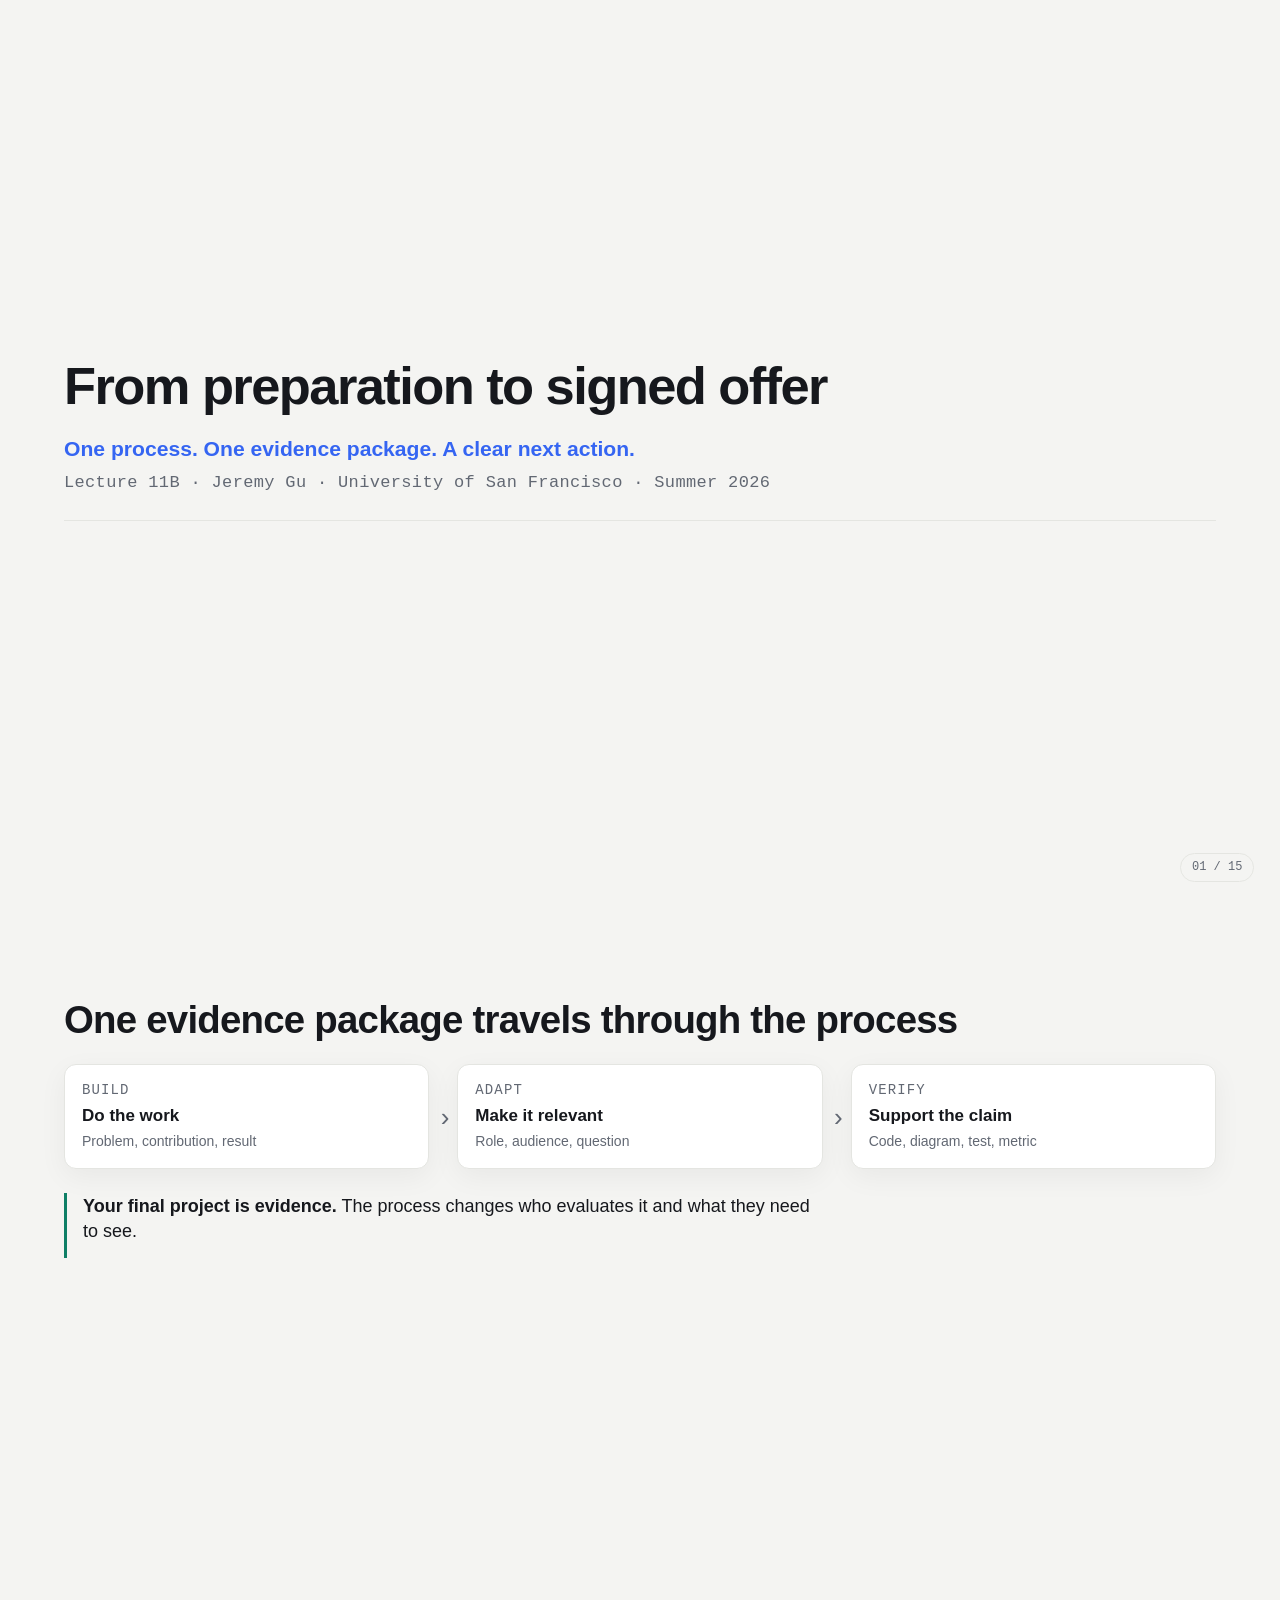
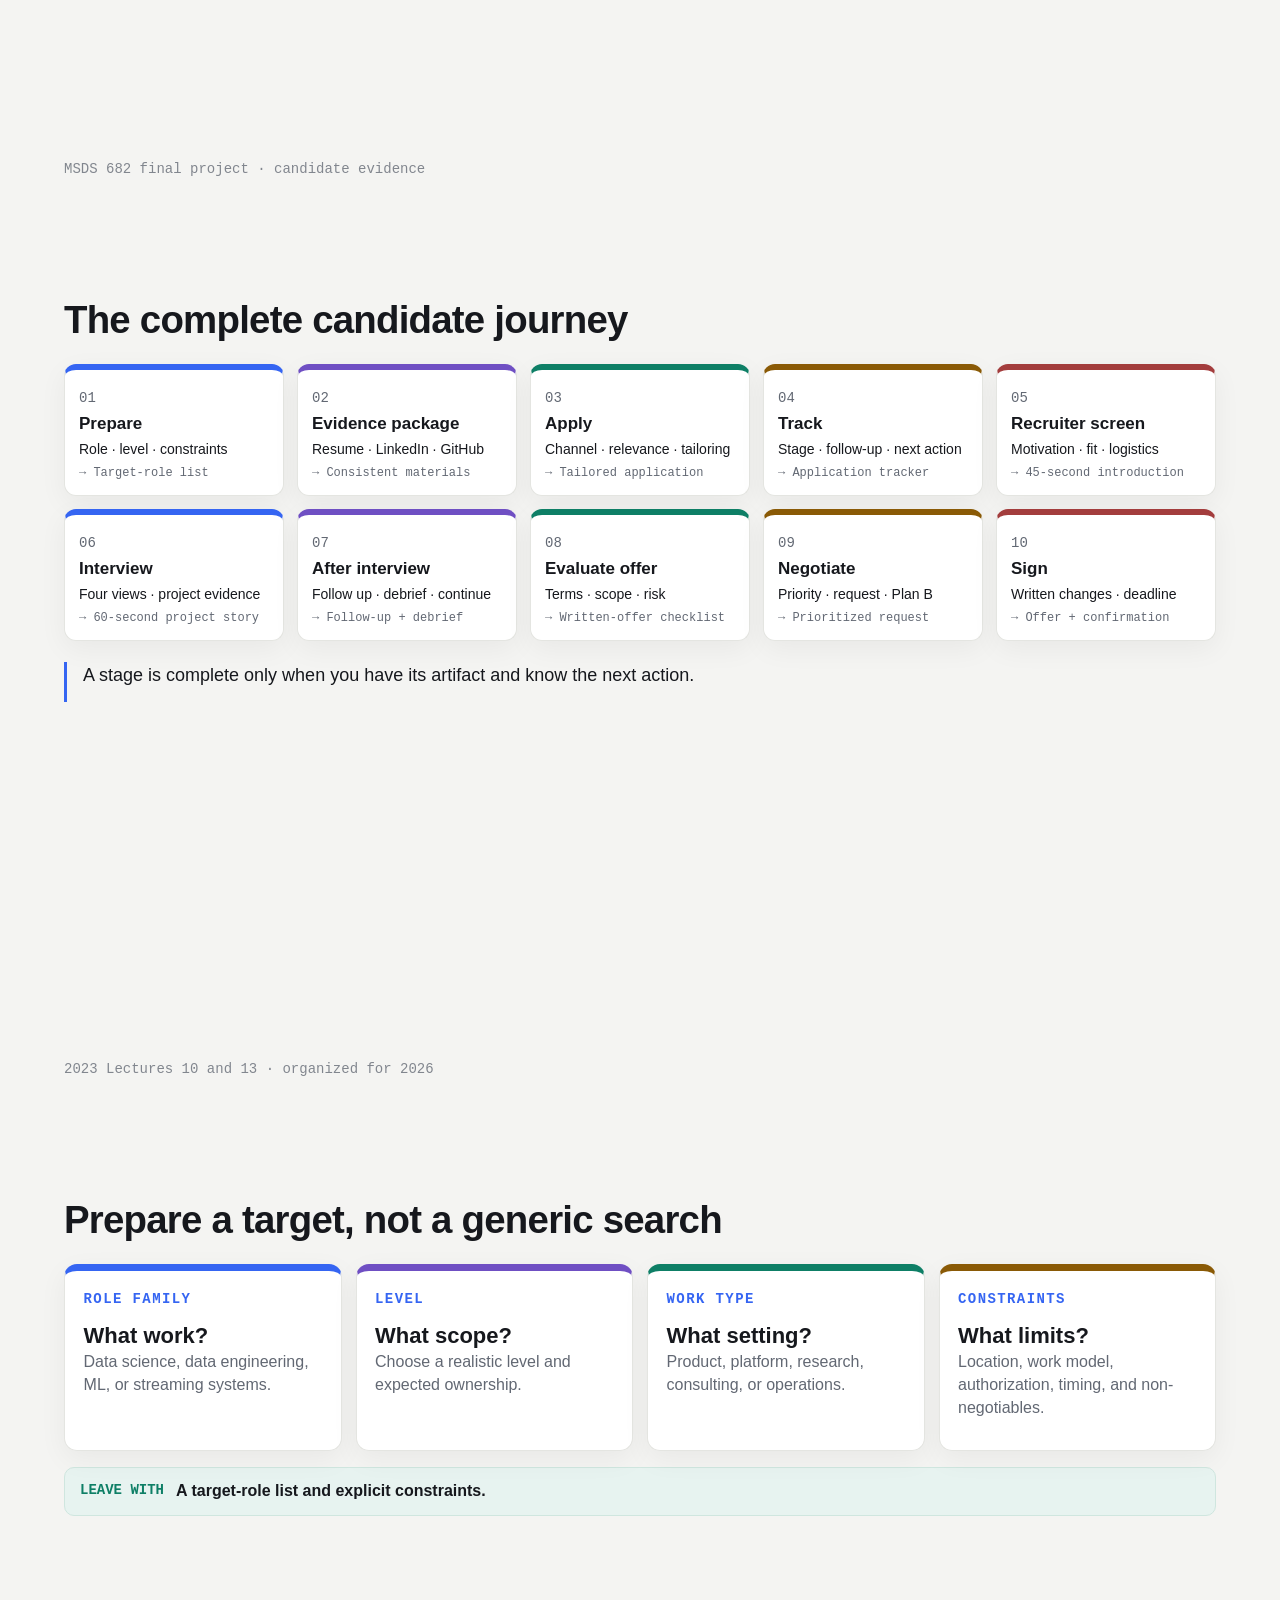
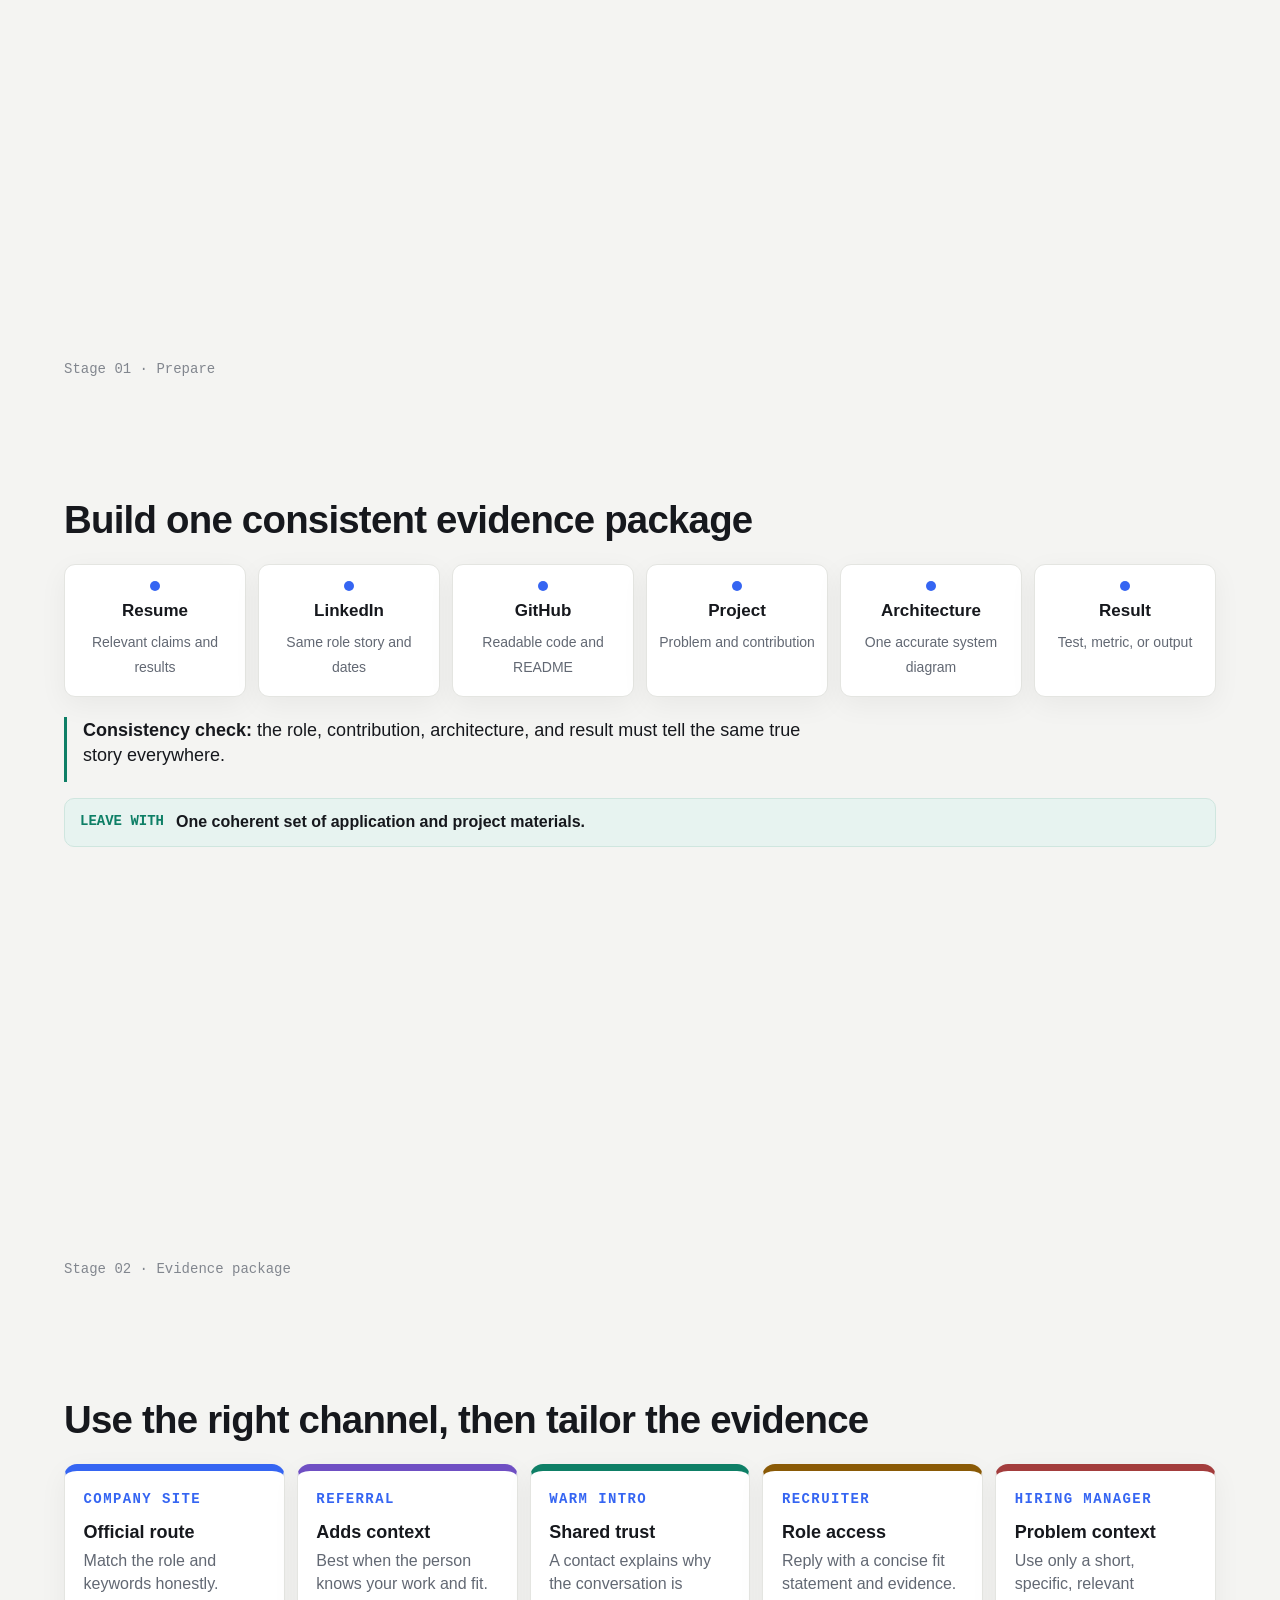
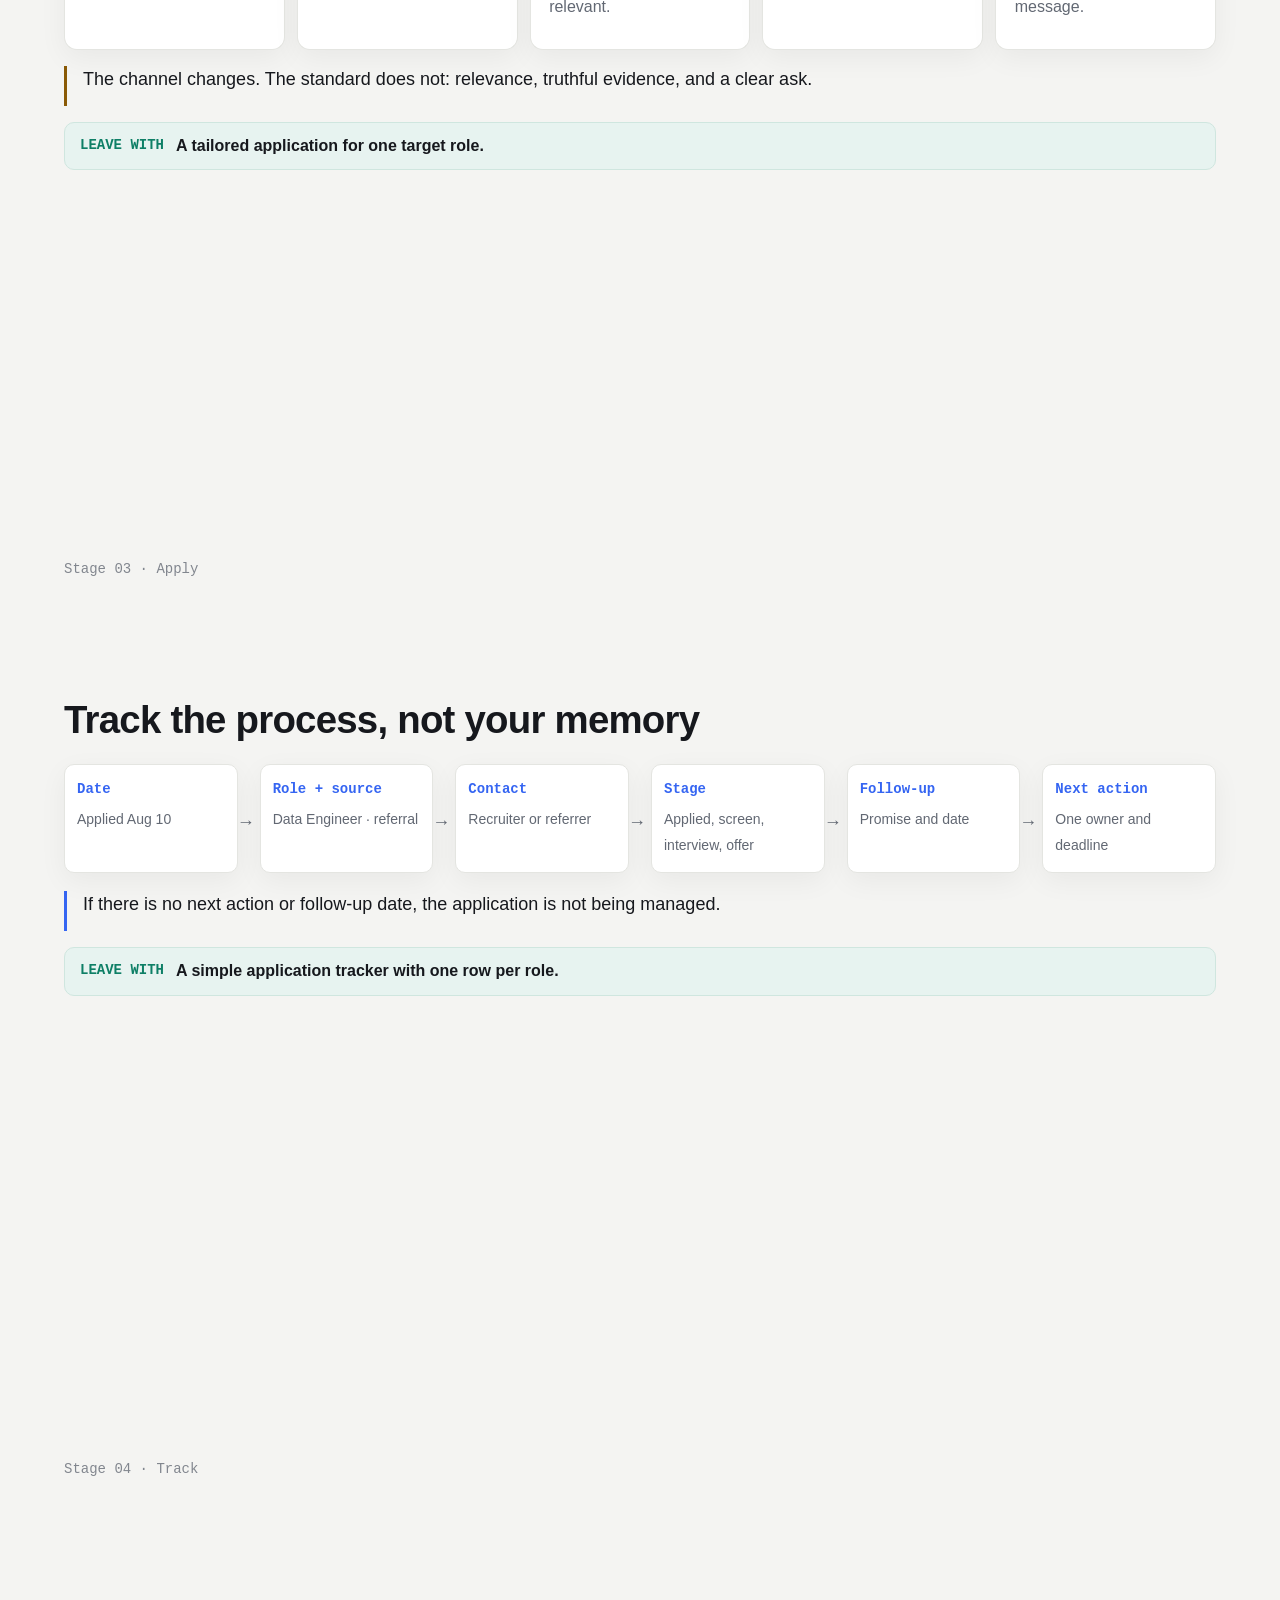
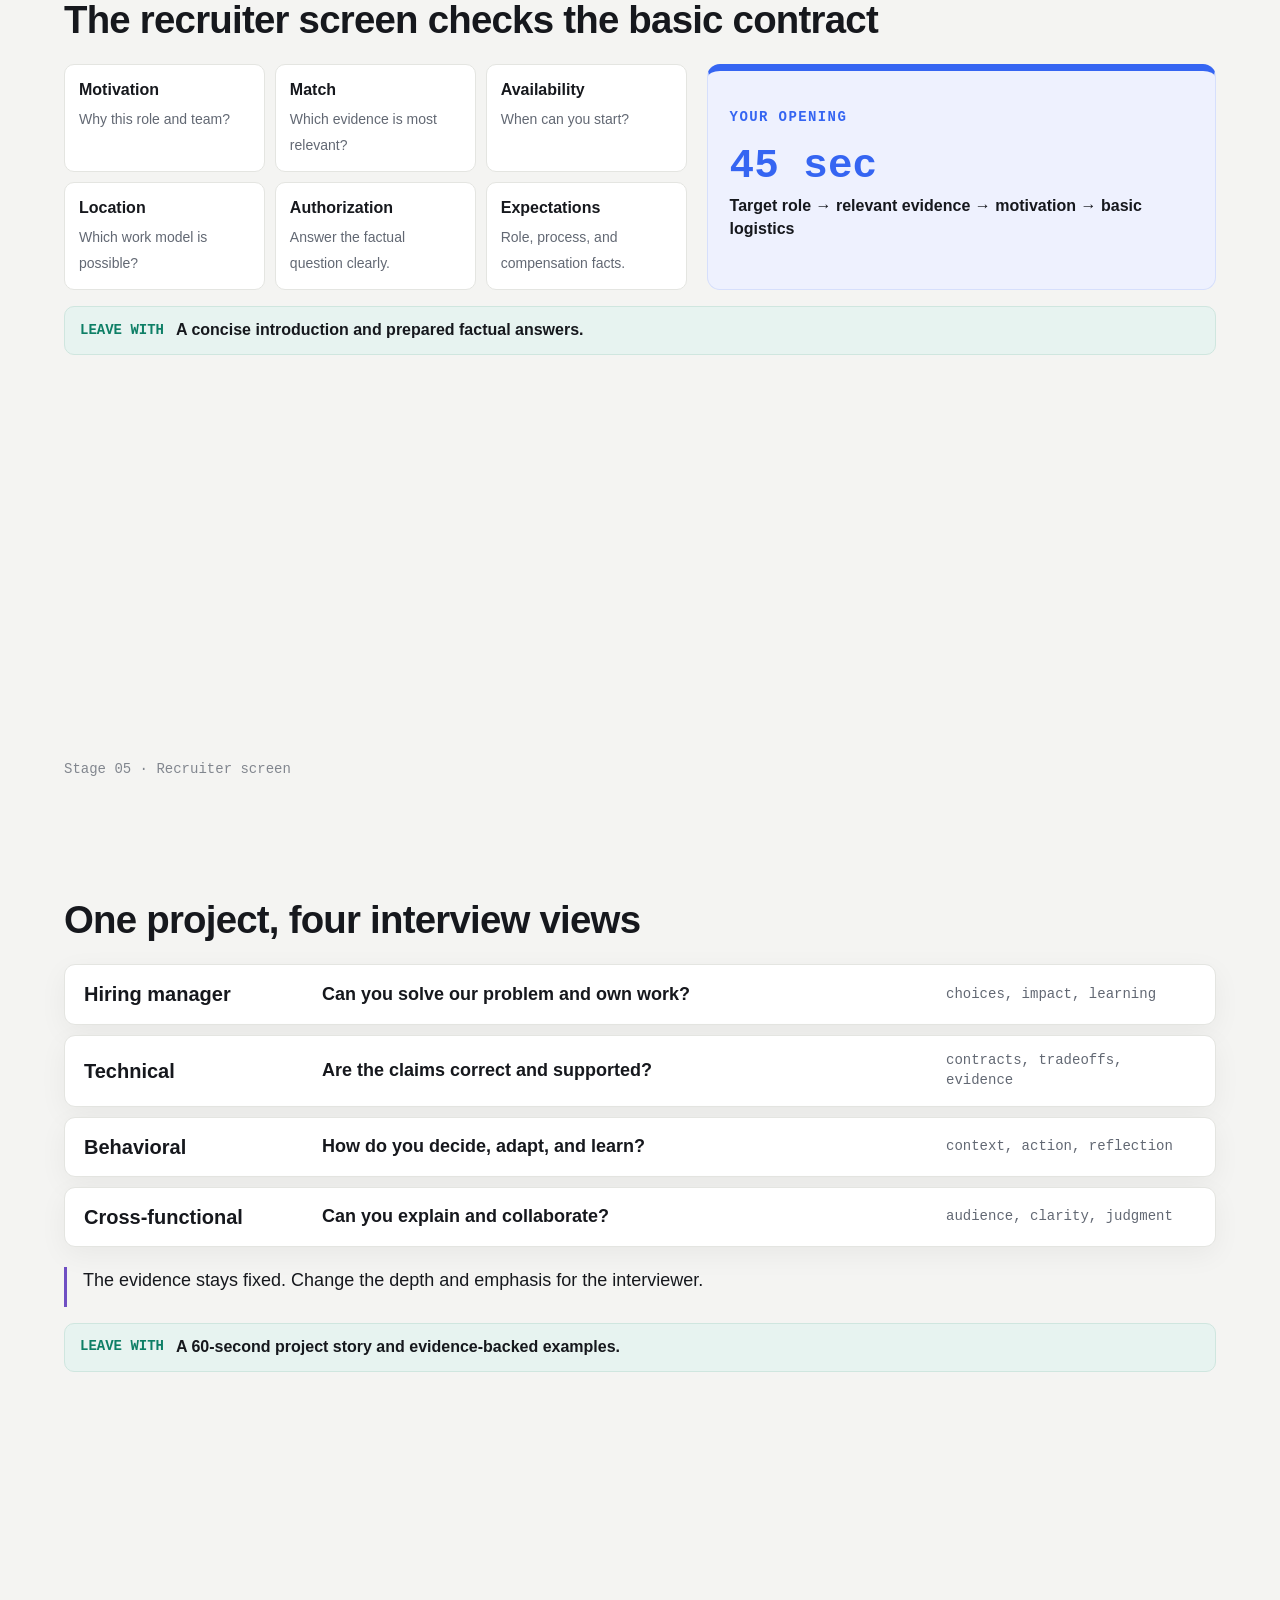
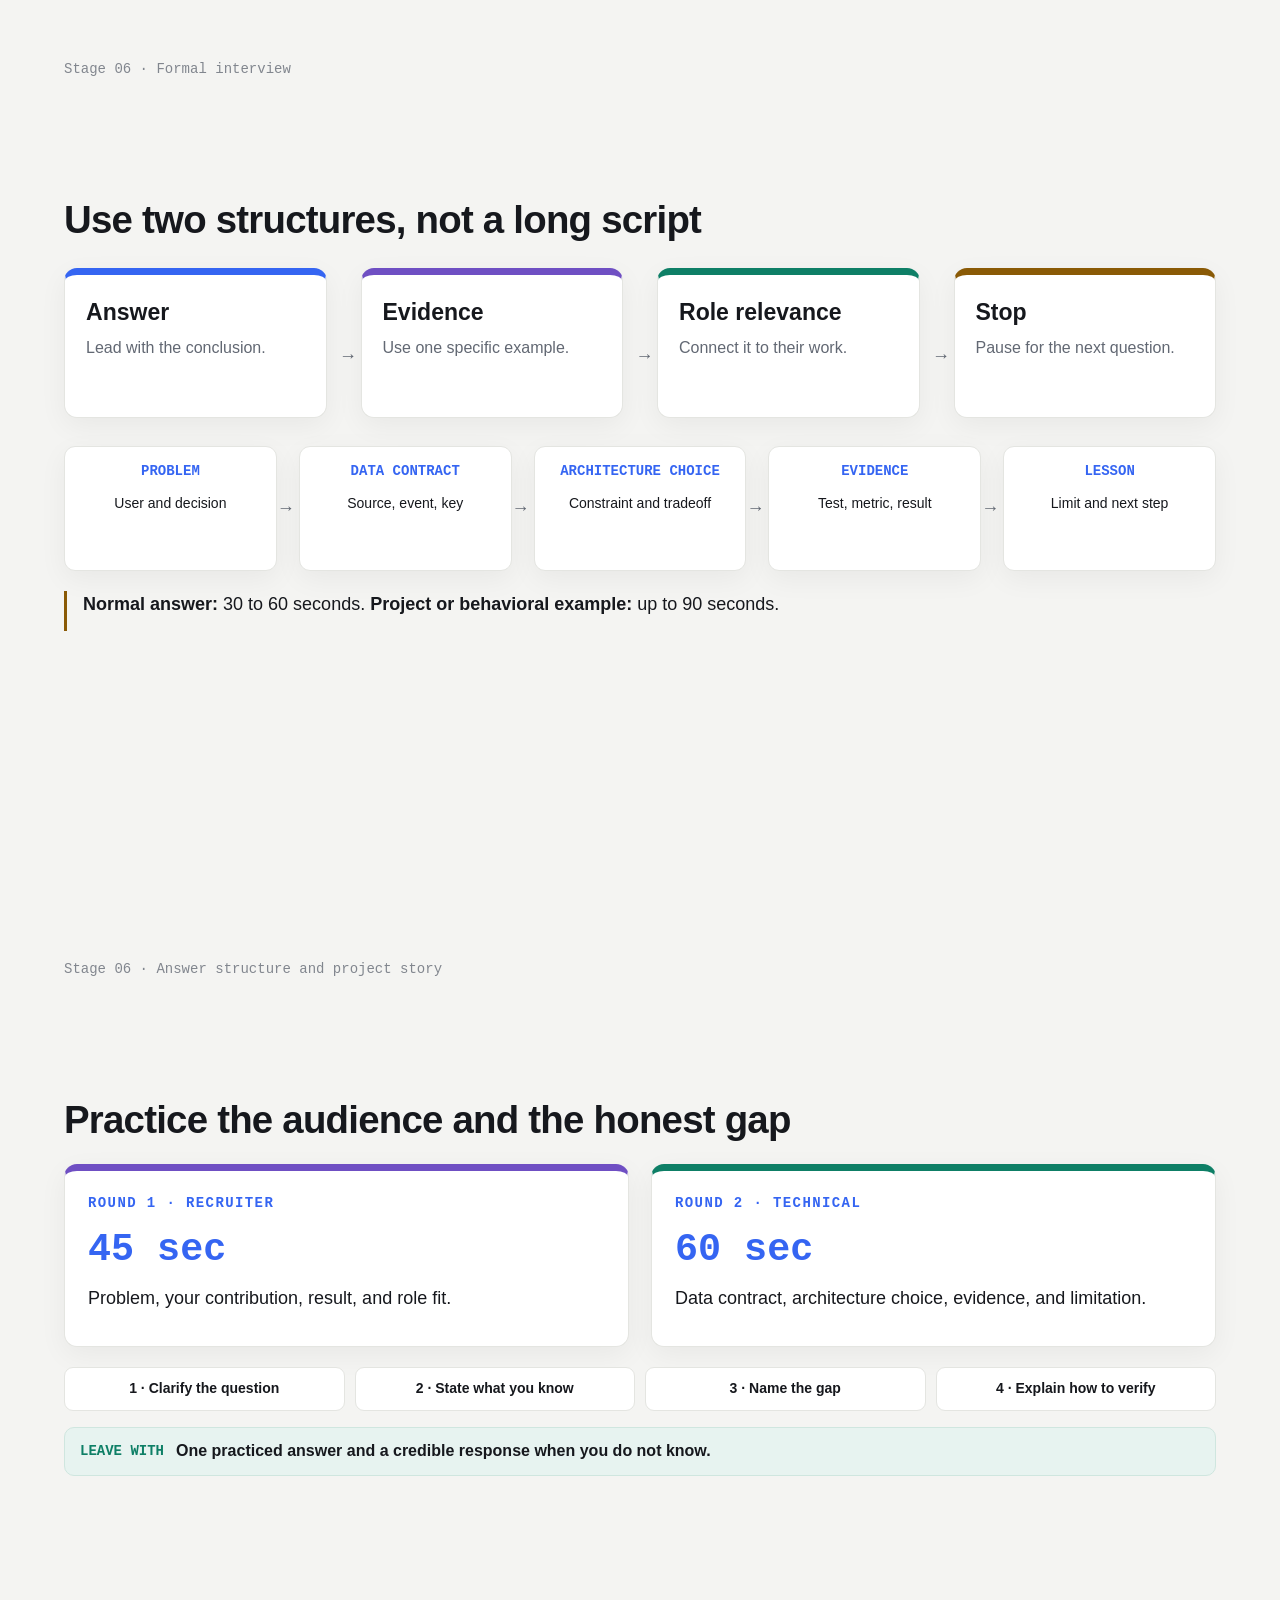
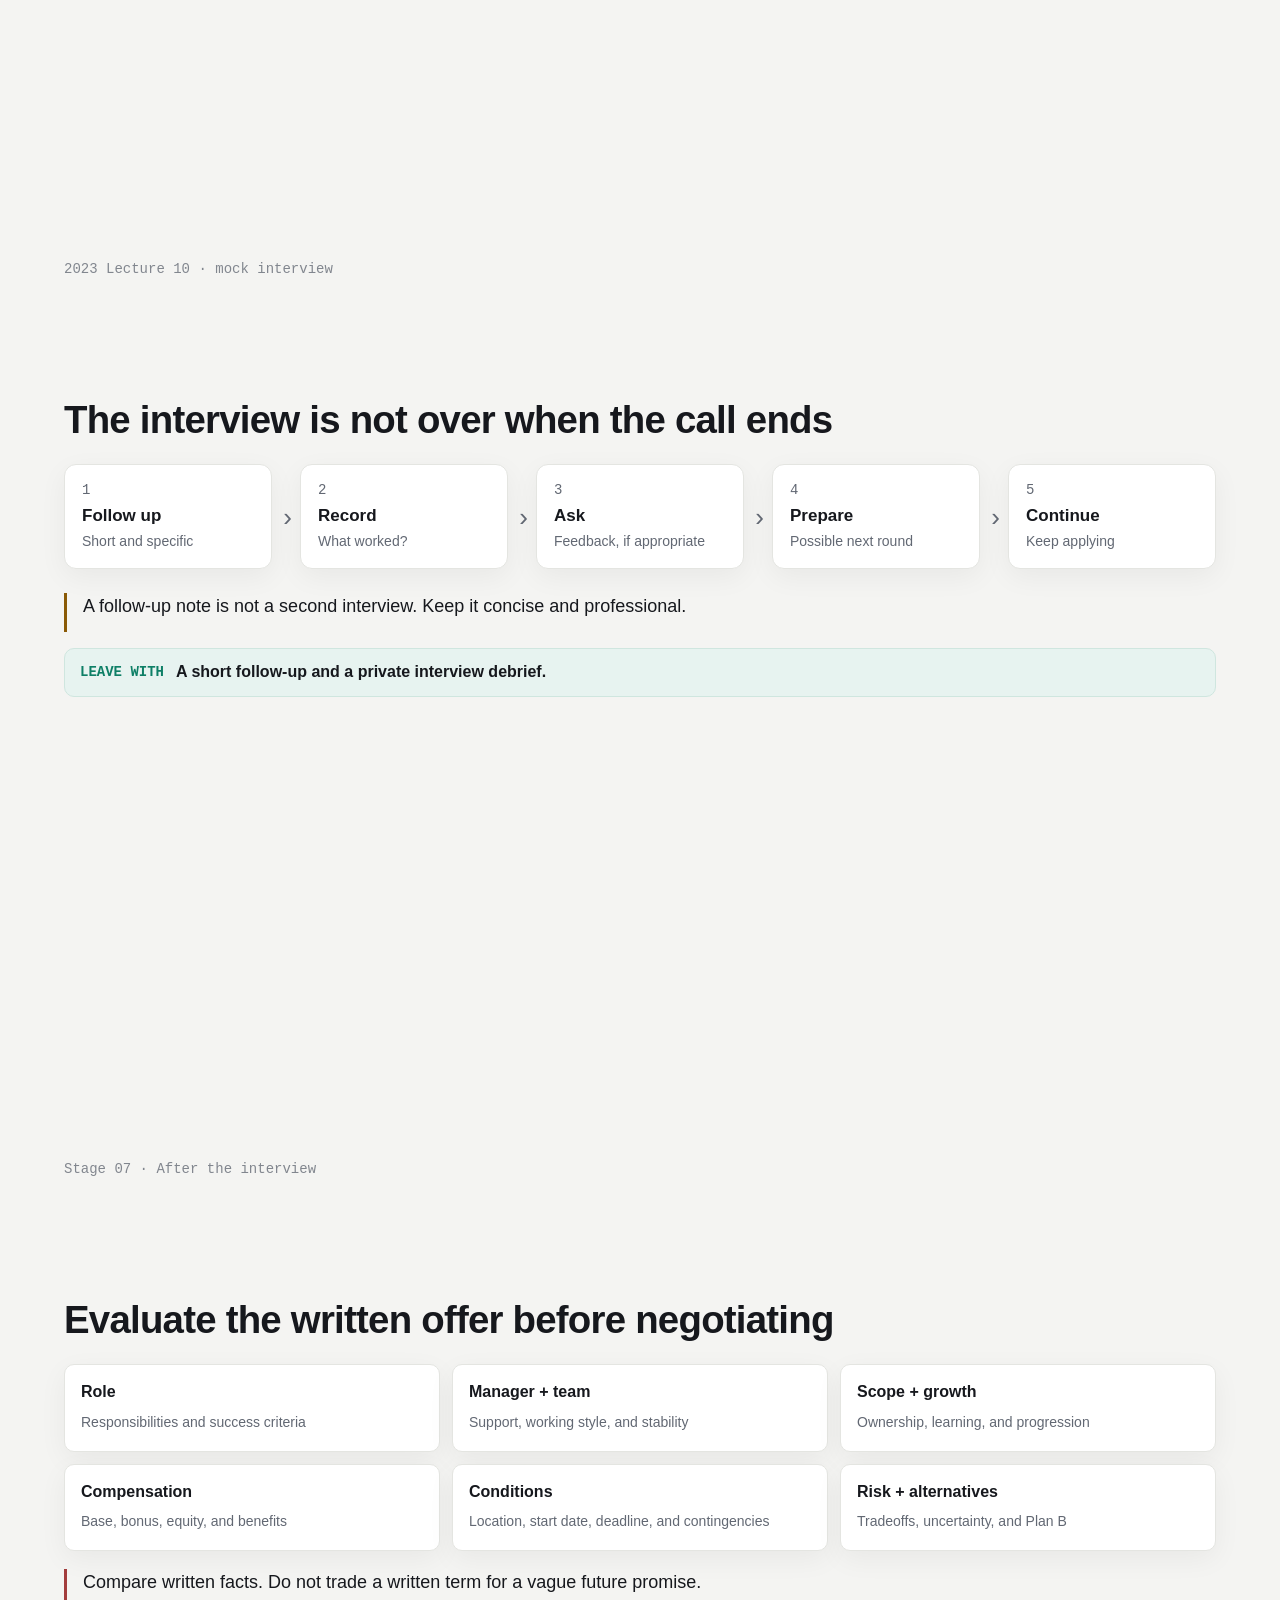
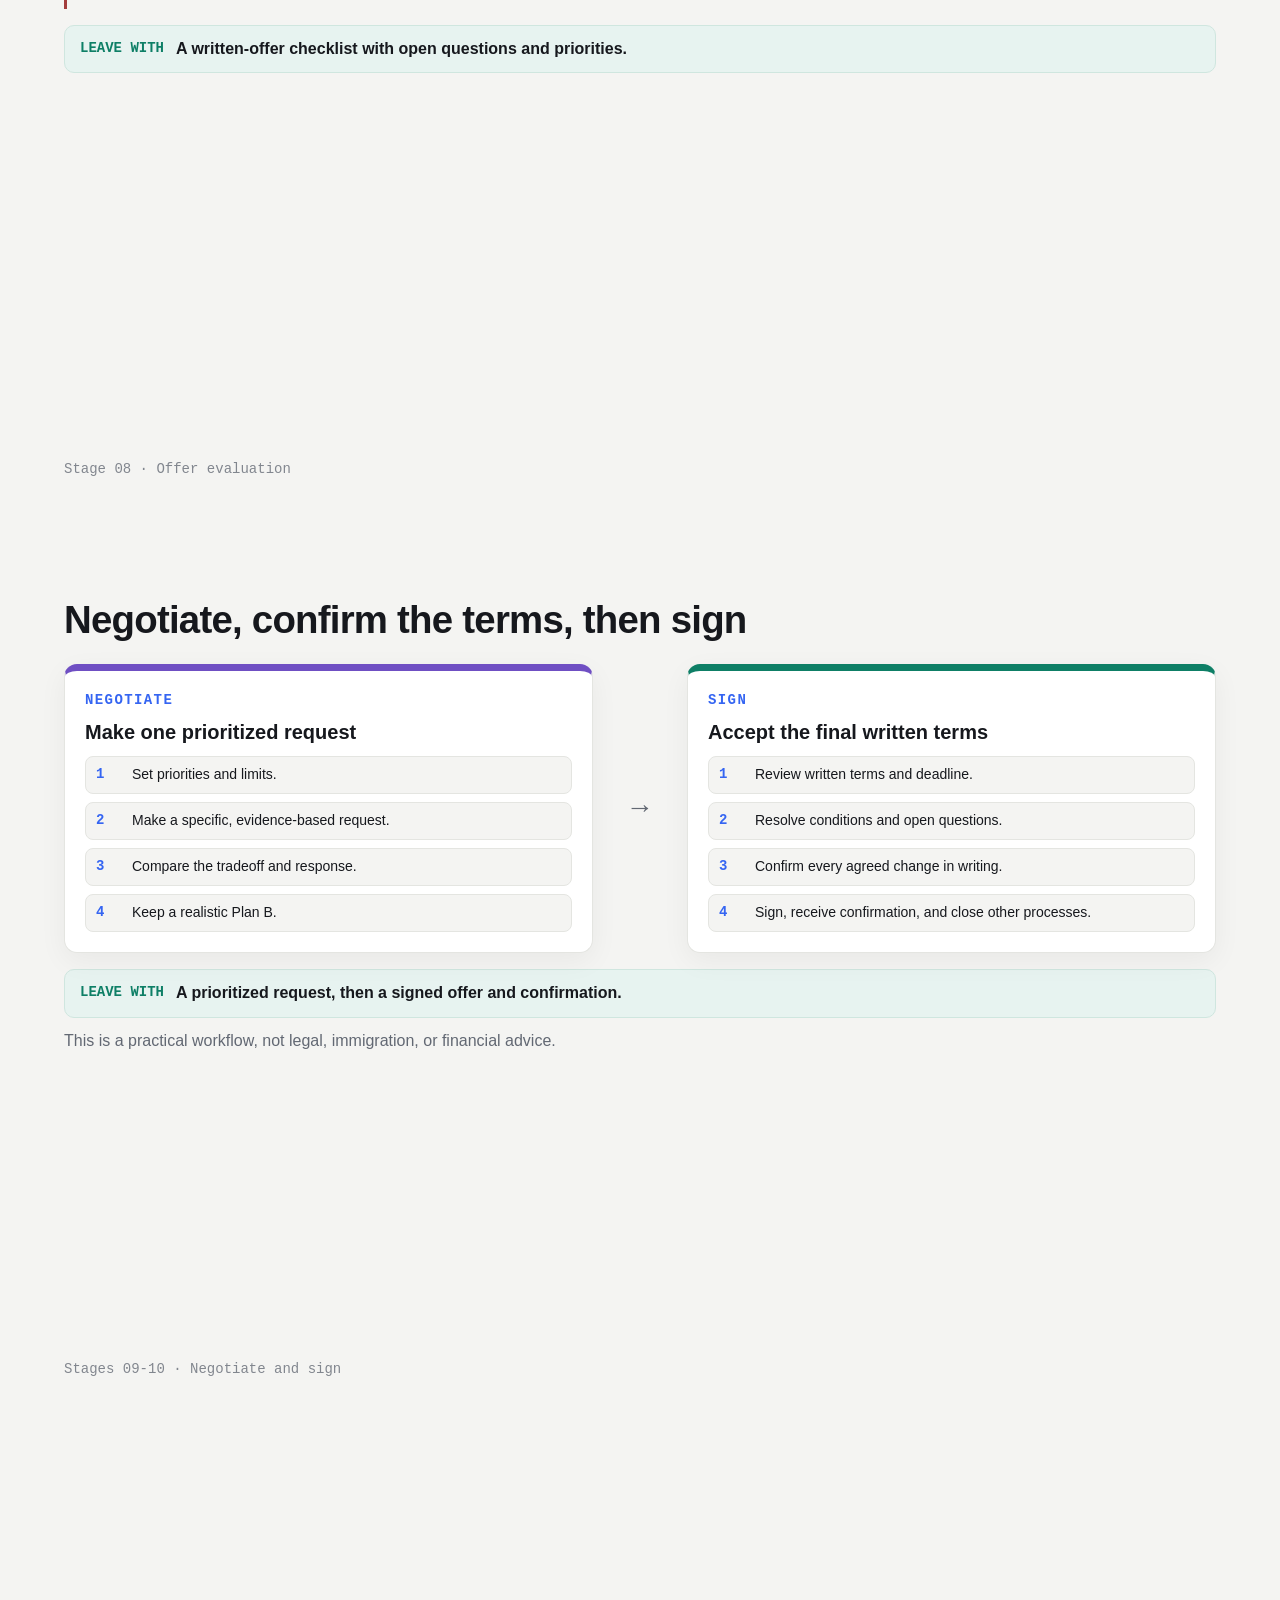
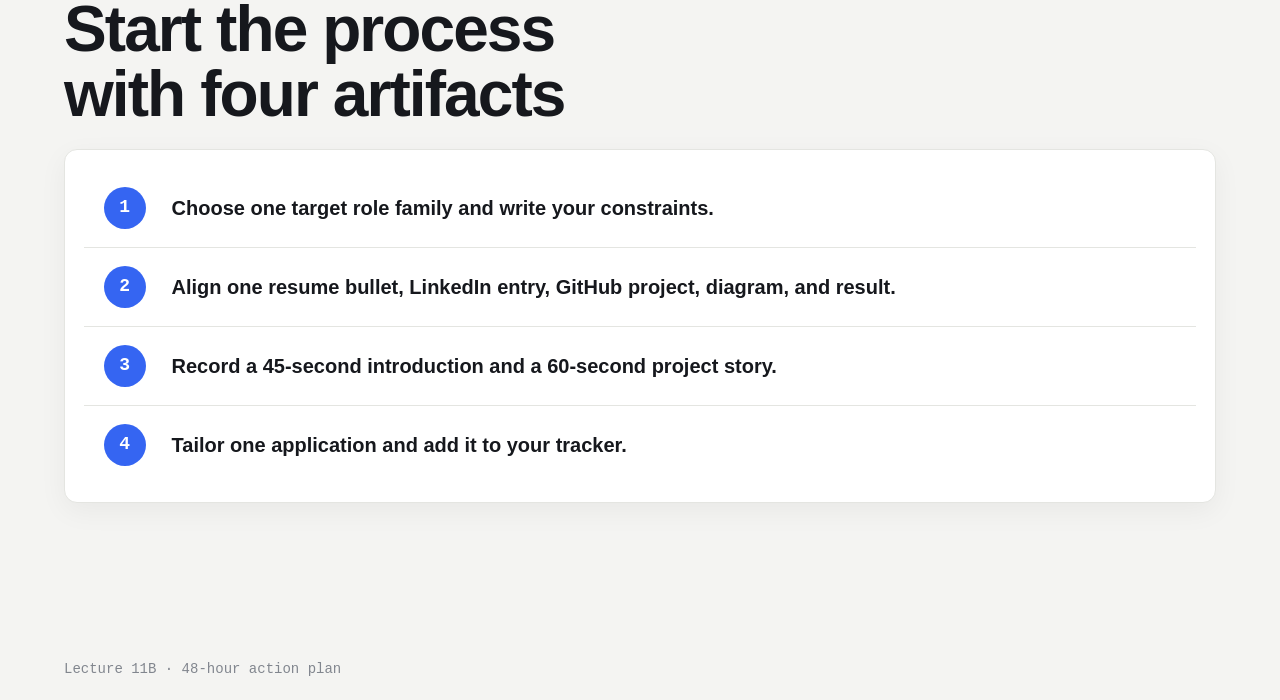
<file: handouts/MSDS682-Lecture11B-Interview-Preparation.html>
<!DOCTYPE html>
<html lang="en">
<head>
<meta charset="utf-8">
<meta name="viewport" content="width=device-width, initial-scale=1">
<title>MSDS 682 · Lecture 11B · Interview Preparation</title>
<style>
:root{
  --ink:#16181d; --muted:#626873; --paper:#f4f4f2; --panel:#ffffff; --line:#e4e5e1;
  --blue:#3565f2; --blue-soft:#eef1fe;
  --teal:#0e7f66; --teal-soft:#e7f3f0;
  --amber:#8a5a06; --amber-soft:#fff3d9;
  --red:#a33d3d; --red-soft:#f9eaea;
  --purple:#6f4fc3; --purple-soft:#f1edfb;
  --shadow:0 8px 28px rgba(22,24,29,.05);
  --sans:-apple-system,BlinkMacSystemFont,"Helvetica Neue",Arial,sans-serif;
  --mono:"SF Mono",Menlo,Consolas,monospace;
  --body:clamp(18px,1.35vw,24px);
  --small:clamp(16px,1.15vw,20px);
  --tiny:clamp(14px,.95vw,17px);
  --label:clamp(14px,.95vw,17px);
}
*{box-sizing:border-box}
html{scroll-behavior:smooth;scroll-snap-type:y mandatory}
body{margin:0;overflow-x:hidden;color:var(--ink);background:var(--paper);
  font-family:var(--sans);font-size:var(--body);line-height:1.42;
  -webkit-font-smoothing:antialiased}
.slide{position:relative;display:block;min-height:100vh;padding:11vh 5vw 8vh;
  scroll-snap-align:start;scroll-snap-stop:always}
.slide.title-slide{display:grid;place-items:center;padding:8vh 5vw}
.wrap{width:100%;max-width:1280px;margin:0 auto}

/* deck chrome */
.num{position:fixed;right:2vw;bottom:2vh;z-index:40;font-family:var(--mono);
  font-size:12px;color:var(--muted);background:rgba(244,244,242,.9);padding:5px 11px;
  border:1px solid var(--line);border-radius:20px;backdrop-filter:blur(6px)}
.hint{position:fixed;right:2vw;top:2vh;z-index:40;font-family:var(--mono);
  font-size:13px;color:var(--muted);opacity:.72;animation:hintFade 3.2s ease forwards}
@keyframes hintFade{0%,68%{opacity:.72}100%{opacity:0;visibility:hidden}}
.slide[data-ref]::after{content:attr(data-ref);position:absolute;left:5vw;bottom:2.2vh;
  font-family:var(--mono);font-size:var(--tiny);color:var(--muted);opacity:.78}

/* type */
h1{font-size:clamp(52px,5vw,82px);line-height:1.02;letter-spacing:-.03em;
  margin:0 0 22px;font-weight:800;text-wrap:balance;overflow-wrap:anywhere}
h2{font-size:clamp(34px,3vw,48px);line-height:1.08;letter-spacing:-.02em;
  margin:0 0 24px;font-weight:760;text-wrap:balance;overflow-wrap:anywhere}
h3{font-size:clamp(20px,1.55vw,26px);margin:0 0 7px;font-weight:720;line-height:1.2}
p{margin:0 0 12px;max-width:74ch}
.opening-title{font-size:clamp(45px,4.1vw,67px)}
.closing-title{max-width:19ch}
.title-scope{font-size:clamp(20px,1.65vw,28px);line-height:1.3;font-weight:680;
  color:var(--blue);margin:0 0 9px;max-width:none}
.deck-meta{font-family:var(--mono);font-size:clamp(17px,1.2vw,22px);color:var(--muted);
  letter-spacing:.02em;margin:8px 0 24px;max-width:none}
.kicker{font-family:var(--mono);font-size:var(--label);letter-spacing:.1em;
  text-transform:uppercase;color:var(--blue);font-weight:700;margin-bottom:9px}
.note{font-size:var(--small);color:var(--muted);max-width:76ch}
hr.rule{height:1px;background:var(--line);margin:20px 0;border:0}

/* shared layout */
.panel{background:var(--panel);border:1px solid var(--line);border-radius:13px;
  padding:clamp(17px,1.45vw,24px);box-shadow:var(--shadow)}
.grid4{display:grid;grid-template-columns:repeat(4,minmax(0,1fr));gap:14px}
.grid5{display:grid;grid-template-columns:repeat(5,minmax(0,1fr));gap:12px}
.mt12{margin-top:12px}.mt16{margin-top:16px}
.callout{border-left:3px solid var(--blue);padding:1px 0 1px 16px;margin:16px 0;max-width:78ch}
.c-red{border-color:var(--red)} .c-amber{border-color:var(--amber)}
.c-teal{border-color:var(--teal)} .c-purple{border-color:var(--purple)}

/* pipelines */
.pipe{display:grid;gap:28px;margin:24px 0}
.pipe.cols-3{grid-template-columns:repeat(3,minmax(0,1fr))}
.pipe.cols-5{grid-template-columns:repeat(5,minmax(0,1fr))}
.pipe .st{background:var(--panel);border:1px solid var(--line);border-radius:12px;
  padding:16px 17px;box-shadow:var(--shadow);position:relative;min-width:0}
.pipe .st::after{content:'›';position:absolute;right:-21px;top:50%;transform:translateY(-50%);
  font-size:26px;color:var(--muted);line-height:1}
.pipe .st:last-child::after{content:none}
.pipe .st .lbl{font-family:var(--mono);font-size:var(--label);letter-spacing:.08em;
  text-transform:uppercase;color:var(--muted);margin-bottom:5px}
.pipe .st strong{display:block;font-size:clamp(17px,1.25vw,22px);line-height:1.15}
.pipe .st .q{font-size:var(--tiny);color:var(--muted);margin-top:6px;display:block}

/* complete candidate journey */
.journey{display:grid;grid-template-columns:repeat(5,minmax(0,1fr));gap:13px;margin:21px 0}
.journey-stage{min-height:132px;padding:14px;border:1px solid var(--line);border-top:6px solid var(--blue);
  border-radius:12px;background:var(--panel);box-shadow:var(--shadow)}
.journey-stage:nth-child(2),.journey-stage:nth-child(7){border-top-color:var(--purple)}
.journey-stage:nth-child(3),.journey-stage:nth-child(8){border-top-color:var(--teal)}
.journey-stage:nth-child(4),.journey-stage:nth-child(9){border-top-color:var(--amber)}
.journey-stage:nth-child(5),.journey-stage:nth-child(10){border-top-color:var(--red)}
.journey-stage .step{font-family:var(--mono);font-size:var(--tiny);color:var(--muted)}
.journey-stage strong{display:block;font-size:clamp(17px,1.22vw,21px);line-height:1.12;margin:4px 0 8px}
.journey-stage .topics{display:block;font-size:var(--tiny);line-height:1.25;color:var(--ink);margin-bottom:7px}
.journey-stage .output{display:block;font-family:var(--mono);font-size:clamp(12px,.84vw,15px);
  line-height:1.25;color:var(--muted)}

/* student artifact / stage output */
.artifact{display:flex;align-items:center;gap:12px;margin-top:16px;padding:12px 15px;
  border:1px solid #cfe6df;border-radius:10px;background:var(--teal-soft)}
.artifact b{font-family:var(--mono);font-size:var(--label);color:var(--teal);white-space:nowrap}
.artifact span{font-size:var(--small);font-weight:680}

/* preparation and evidence package */
.target-card{border-top:7px solid var(--blue)}
.target-card:nth-child(2){border-top-color:var(--purple)}
.target-card:nth-child(3){border-top-color:var(--teal)}
.target-card:nth-child(4){border-top-color:var(--amber)}
.target-card .value{font-size:clamp(22px,1.7vw,29px);font-weight:760;margin-top:10px}
.evidence-grid{display:grid;grid-template-columns:repeat(6,minmax(0,1fr));gap:12px;margin:20px 0}
.evidence-item{min-height:126px;padding:16px 12px;border:1px solid var(--line);border-radius:11px;
  background:var(--panel);box-shadow:var(--shadow);text-align:center}
.evidence-item b{display:block;font-size:clamp(17px,1.18vw,21px);margin:8px 0 5px}
.evidence-item span{font-size:var(--tiny);line-height:1.25;color:var(--muted)}
.evidence-item .dot{width:10px;height:10px;margin:0 auto;border-radius:50%;background:var(--blue)}

/* channel cards */
.channel{border-top:7px solid var(--blue)}
.channel:nth-child(2){border-top-color:var(--purple)}
.channel:nth-child(3){border-top-color:var(--teal)}
.channel:nth-child(4){border-top-color:var(--amber)}
.channel:nth-child(5){border-top-color:var(--red)}
.channel .use{font-weight:730;margin:10px 0 5px}

/* application tracker and recruiter screen */
.tracker-flow{display:grid;grid-template-columns:repeat(6,minmax(0,1fr));gap:22px;margin:18px 0}
.tracker-cell{position:relative;padding:15px 12px;border:1px solid var(--line);border-radius:10px;
  background:var(--panel);box-shadow:var(--shadow);min-height:100px}
.tracker-cell:not(:last-child)::after{content:'→';position:absolute;right:-18px;top:42%;color:var(--muted)}
.tracker-cell b{display:block;font-family:var(--mono);font-size:var(--label);color:var(--blue);margin-bottom:6px}
.tracker-cell span{font-size:var(--tiny);line-height:1.2;color:var(--muted)}
.screen{display:grid;grid-template-columns:1.1fr .9fr;gap:20px;align-items:stretch}
.screen-facts{display:grid;grid-template-columns:repeat(3,minmax(0,1fr));gap:10px}
.fact{padding:14px;border:1px solid var(--line);border-radius:10px;background:var(--panel)}
.fact b{display:block;font-size:var(--small);margin-bottom:4px}
.fact span{font-size:var(--tiny);color:var(--muted)}
.intro45{display:flex;flex-direction:column;justify-content:center;border:1px solid #d6dffc;
  border-top:7px solid var(--blue);border-radius:13px;background:var(--blue-soft);padding:22px}
.intro45 .time{font-family:var(--mono);font-size:clamp(34px,3.2vw,50px);font-weight:800;color:var(--blue)}
.intro45 p{font-size:var(--small)}

/* evaluator lanes */
.evaluators{display:grid;gap:10px;margin:20px 0}
.evaluator{display:grid;grid-template-columns:220px 1fr 250px;gap:18px;align-items:center;
  padding:15px 19px;border:1px solid var(--line);border-radius:11px;background:var(--panel);
  box-shadow:var(--shadow)}
.evaluator strong{font-size:clamp(20px,1.5vw,25px)}
.evaluator .asks{font-weight:680}
.evaluator .depth{font-family:var(--mono);font-size:var(--tiny);color:var(--muted)}

/* answer pattern */
.answer-rail{display:grid;grid-template-columns:repeat(4,minmax(0,1fr));gap:34px;margin:28px 0}
.answer-step{position:relative;min-height:150px;padding:21px;border:1px solid var(--line);
  border-top:7px solid var(--blue);border-radius:13px;background:var(--panel);box-shadow:var(--shadow)}
.answer-step:nth-child(2){border-top-color:var(--purple)}
.answer-step:nth-child(3){border-top-color:var(--teal)}
.answer-step:nth-child(4){border-top-color:var(--amber)}
.answer-step:not(:last-child)::after{content:'→';position:absolute;right:-28px;top:48%;
  font-family:var(--mono);color:var(--muted)}
.answer-step strong{display:block;font-size:clamp(23px,1.8vw,30px);margin-bottom:8px}

/* project story */
.story{display:grid;grid-template-columns:repeat(5,minmax(0,1fr));gap:22px;margin:20px 0}
.story .beat{position:relative;min-height:125px;padding:15px 12px;border:1px solid var(--line);
  border-radius:11px;background:var(--panel);box-shadow:var(--shadow);text-align:center}
.story .beat:not(:last-child)::after{content:'→';position:absolute;right:-19px;top:50%;
  transform:translateY(-50%);color:var(--muted)}
.story .beat b{display:block;font-family:var(--mono);font-size:var(--label);color:var(--blue);
  margin-bottom:8px;text-transform:uppercase}
.story .beat span{font-size:var(--tiny);line-height:1.3}

/* mock exercise */
.mock{display:grid;grid-template-columns:1fr 1fr;gap:22px;margin:20px 0}
.audience{border:1px solid var(--line);border-top:7px solid var(--purple);border-radius:13px;
  background:var(--panel);padding:23px;box-shadow:var(--shadow)}
.audience:last-child{border-top-color:var(--teal)}
.audience .time{font-family:var(--mono);font-size:clamp(30px,3vw,48px);font-weight:800;
  color:var(--blue);margin:8px 0}
.unknown{display:grid;grid-template-columns:repeat(4,minmax(0,1fr));gap:10px;margin-top:15px}
.unknown div{padding:11px 13px;border:1px solid var(--line);border-radius:9px;background:var(--panel);
  font-size:var(--tiny);font-weight:650;text-align:center}

/* offer decision */
.offer-checks{display:grid;grid-template-columns:repeat(3,minmax(0,1fr));gap:12px;margin:18px 0}
.offer-check{padding:16px;border:1px solid var(--line);border-radius:10px;background:var(--panel);
  box-shadow:var(--shadow)}
.offer-check b{display:block;font-size:var(--small);margin-bottom:5px}
.offer-check span{font-size:var(--tiny);color:var(--muted)}
.close-flow{display:grid;grid-template-columns:1fr 62px 1fr;gap:16px;align-items:stretch}
.close-panel{padding:20px;border:1px solid var(--line);border-top:7px solid var(--purple);
  border-radius:13px;background:var(--panel);box-shadow:var(--shadow)}
.close-panel:last-child{border-top-color:var(--teal)}
.close-mid{display:grid;place-items:center;font-family:var(--mono);font-size:28px;color:var(--muted)}
.mini-list{display:grid;gap:8px;margin-top:12px}
.mini-list div{display:grid;grid-template-columns:28px 1fr;gap:8px;padding:8px 10px;
  border:1px solid var(--line);border-radius:8px;background:var(--paper);font-size:var(--tiny)}
.mini-list b{font-family:var(--mono);color:var(--blue)}

/* closing */
.action{display:grid;grid-template-columns:52px 1fr;gap:16px;align-items:center;
  padding:18px 20px;border-bottom:1px solid var(--line)}
.action:last-child{border-bottom:none}
.action b{display:grid;place-items:center;width:42px;height:42px;border-radius:50%;
  background:var(--blue);color:white;font-family:var(--mono)}
.action span{font-size:clamp(20px,1.55vw,27px);font-weight:680}

/* semantic tints */
.t-blue.t-blue{background:var(--blue-soft);border-color:#d6dffc}
.t-teal.t-teal{background:var(--teal-soft);border-color:#cfe6df}
.t-amber.t-amber{background:var(--amber-soft);border-color:#f0e0b8}
.t-red.t-red{background:var(--red-soft);border-color:#eed6d6}
.t-purple.t-purple{background:var(--purple-soft);border-color:#e0d8f5}

/* restrained motion */
.slide .wrap>*{opacity:0;transform:translateY(14px);transition:opacity .5s ease,transform .5s ease}
.slide.in .wrap>*{opacity:1;transform:none}
.slide.in .wrap>*:nth-child(1){transition-delay:.02s}
.slide.in .wrap>*:nth-child(2){transition-delay:.09s}
.slide.in .wrap>*:nth-child(3){transition-delay:.16s}
.slide.in .wrap>*:nth-child(4){transition-delay:.23s}
.panel,.st,.answer-step,.beat,.audience,.journey-stage,.evidence-item,.offer-check{transition:transform .18s ease,box-shadow .18s ease}
.panel:hover,.st:hover,.answer-step:hover,.beat:hover,.audience:hover,.journey-stage:hover,.evidence-item:hover,.offer-check:hover{
  transform:translateY(-2px);box-shadow:0 12px 32px rgba(22,24,29,.08)}

@media (max-width:640px){
  .slide{padding:9vh 6vw 8vh}
  .grid4,.grid5,.mock,.journey,.evidence-grid,.tracker-flow,
  .screen,.screen-facts,.unknown,.offer-checks{grid-template-columns:1fr}
  .pipe.cols-3,.pipe.cols-5{grid-template-columns:1fr}
  .pipe .st{margin-bottom:20px}.pipe .st::after{content:'⌄';right:50%;top:auto;bottom:-20px;
    transform:translateX(50%)}
  .tracker-cell{min-height:0;margin-bottom:14px}
  .tracker-cell:not(:last-child)::after{content:'↓';right:50%;top:auto;bottom:-20px}
  .close-flow{grid-template-columns:1fr}
  .close-mid{transform:rotate(90deg);padding:2px}
  .evaluator{grid-template-columns:1fr;gap:5px}
  .answer-rail,.story{grid-template-columns:1fr;gap:26px}
  .answer-step{min-height:0}.answer-step:not(:last-child)::after{content:'↓';right:50%;top:auto;bottom:-25px}
  .story .beat{min-height:0}.story .beat:not(:last-child)::after{content:'↓';right:50%;top:auto;bottom:-23px;transform:none}
}
@media print{
  @page{size:16in 9in;margin:0}
  html{scroll-snap-type:none}
  .slide{width:100vw;height:100vh;min-height:100vh;page-break-after:always;
    padding:11vh 5vw 8vh;border:0;overflow:hidden}
  .slide.title-slide{display:grid;padding:8vh 5vw}
  .slide .wrap>*{opacity:1!important;transform:none!important}
  .num,.hint{display:none} body{background:#fff}
}
@media (prefers-reduced-motion:reduce){
  html{scroll-behavior:auto}.slide .wrap>*{opacity:1;transform:none;transition:none}
}
</style>
</head>
<body>

<div class="num" id="num">01 / 15</div>
<div class="hint">← → · Space to navigate</div>

<!-- 1 -->
<section class="slide title-slide"><div class="wrap">
  <h1 class="opening-title">From preparation to signed offer</h1>
  <p class="title-scope">One process. One evidence package. A clear next action.</p>
  <p class="deck-meta">Lecture 11B · Jeremy Gu · University of San Francisco · Summer 2026</p>
  <hr class="rule">
</div></section>

<!-- 2 -->
<section class="slide" data-ref="MSDS 682 final project · candidate evidence"><div class="wrap">
  <h2>One evidence package travels through the process</h2>
  <div class="pipe cols-3">
    <div class="st"><div class="lbl">Build</div><strong>Do the work</strong><span class="q">Problem, contribution, result</span></div>
    <div class="st"><div class="lbl">Adapt</div><strong>Make it relevant</strong><span class="q">Role, audience, question</span></div>
    <div class="st"><div class="lbl">Verify</div><strong>Support the claim</strong><span class="q">Code, diagram, test, metric</span></div>
  </div>
  <div class="callout c-teal"><p><b>Your final project is evidence.</b> The process changes who evaluates it and what they need to see.</p></div>
</div></section>

<!-- 3 -->
<section class="slide" data-ref="2023 Lectures 10 and 13 · organized for 2026"><div class="wrap">
  <h2>The complete candidate journey</h2>
  <div class="journey">
    <div class="journey-stage"><span class="step">01</span><strong>Prepare</strong><span class="topics">Role · level · constraints</span><span class="output">→ Target-role list</span></div>
    <div class="journey-stage"><span class="step">02</span><strong>Evidence package</strong><span class="topics">Resume · LinkedIn · GitHub</span><span class="output">→ Consistent materials</span></div>
    <div class="journey-stage"><span class="step">03</span><strong>Apply</strong><span class="topics">Channel · relevance · tailoring</span><span class="output">→ Tailored application</span></div>
    <div class="journey-stage"><span class="step">04</span><strong>Track</strong><span class="topics">Stage · follow-up · next action</span><span class="output">→ Application tracker</span></div>
    <div class="journey-stage"><span class="step">05</span><strong>Recruiter screen</strong><span class="topics">Motivation · fit · logistics</span><span class="output">→ 45-second introduction</span></div>
    <div class="journey-stage"><span class="step">06</span><strong>Interview</strong><span class="topics">Four views · project evidence</span><span class="output">→ 60-second project story</span></div>
    <div class="journey-stage"><span class="step">07</span><strong>After interview</strong><span class="topics">Follow up · debrief · continue</span><span class="output">→ Follow-up + debrief</span></div>
    <div class="journey-stage"><span class="step">08</span><strong>Evaluate offer</strong><span class="topics">Terms · scope · risk</span><span class="output">→ Written-offer checklist</span></div>
    <div class="journey-stage"><span class="step">09</span><strong>Negotiate</strong><span class="topics">Priority · request · Plan B</span><span class="output">→ Prioritized request</span></div>
    <div class="journey-stage"><span class="step">10</span><strong>Sign</strong><span class="topics">Written changes · deadline</span><span class="output">→ Offer + confirmation</span></div>
  </div>
  <div class="callout"><p>A stage is complete only when you have its artifact and know the next action.</p></div>
</div></section>

<!-- 4 -->
<section class="slide" data-ref="Stage 01 · Prepare"><div class="wrap">
  <h2>Prepare a target, not a generic search</h2>
  <div class="grid4">
    <div class="panel target-card"><div class="kicker">Role family</div><div class="value">What work?</div><p class="note">Data science, data engineering, ML, or streaming systems.</p></div>
    <div class="panel target-card"><div class="kicker">Level</div><div class="value">What scope?</div><p class="note">Choose a realistic level and expected ownership.</p></div>
    <div class="panel target-card"><div class="kicker">Work type</div><div class="value">What setting?</div><p class="note">Product, platform, research, consulting, or operations.</p></div>
    <div class="panel target-card"><div class="kicker">Constraints</div><div class="value">What limits?</div><p class="note">Location, work model, authorization, timing, and non-negotiables.</p></div>
  </div>
  <div class="artifact"><b>LEAVE WITH</b><span>A target-role list and explicit constraints.</span></div>
</div></section>

<!-- 5 -->
<section class="slide" data-ref="Stage 02 · Evidence package"><div class="wrap">
  <h2>Build one consistent evidence package</h2>
  <div class="evidence-grid">
    <div class="evidence-item"><div class="dot"></div><b>Resume</b><span>Relevant claims and results</span></div>
    <div class="evidence-item"><div class="dot"></div><b>LinkedIn</b><span>Same role story and dates</span></div>
    <div class="evidence-item"><div class="dot"></div><b>GitHub</b><span>Readable code and README</span></div>
    <div class="evidence-item"><div class="dot"></div><b>Project</b><span>Problem and contribution</span></div>
    <div class="evidence-item"><div class="dot"></div><b>Architecture</b><span>One accurate system diagram</span></div>
    <div class="evidence-item"><div class="dot"></div><b>Result</b><span>Test, metric, or output</span></div>
  </div>
  <div class="callout c-teal"><p><b>Consistency check:</b> the role, contribution, architecture, and result must tell the same true story everywhere.</p></div>
  <div class="artifact"><b>LEAVE WITH</b><span>One coherent set of application and project materials.</span></div>
</div></section>

<!-- 6 -->
<section class="slide" data-ref="Stage 03 · Apply"><div class="wrap">
  <h2>Use the right channel, then tailor the evidence</h2>
  <div class="grid5">
    <div class="panel channel"><div class="kicker">Company site</div><div class="use">Official route</div><p class="note">Match the role and keywords honestly.</p></div>
    <div class="panel channel"><div class="kicker">Referral</div><div class="use">Adds context</div><p class="note">Best when the person knows your work and fit.</p></div>
    <div class="panel channel"><div class="kicker">Warm intro</div><div class="use">Shared trust</div><p class="note">A contact explains why the conversation is relevant.</p></div>
    <div class="panel channel"><div class="kicker">Recruiter</div><div class="use">Role access</div><p class="note">Reply with a concise fit statement and evidence.</p></div>
    <div class="panel channel"><div class="kicker">Hiring manager</div><div class="use">Problem context</div><p class="note">Use only a short, specific, relevant message.</p></div>
  </div>
  <div class="callout c-amber"><p>The channel changes. The standard does not: relevance, truthful evidence, and a clear ask.</p></div>
  <div class="artifact"><b>LEAVE WITH</b><span>A tailored application for one target role.</span></div>
</div></section>

<!-- 7 -->
<section class="slide" data-ref="Stage 04 · Track"><div class="wrap">
  <h2>Track the process, not your memory</h2>
  <div class="tracker-flow">
    <div class="tracker-cell"><b>Date</b><span>Applied Aug 10</span></div>
    <div class="tracker-cell"><b>Role + source</b><span>Data Engineer · referral</span></div>
    <div class="tracker-cell"><b>Contact</b><span>Recruiter or referrer</span></div>
    <div class="tracker-cell"><b>Stage</b><span>Applied, screen, interview, offer</span></div>
    <div class="tracker-cell"><b>Follow-up</b><span>Promise and date</span></div>
    <div class="tracker-cell"><b>Next action</b><span>One owner and deadline</span></div>
  </div>
  <div class="callout"><p>If there is no next action or follow-up date, the application is not being managed.</p></div>
  <div class="artifact"><b>LEAVE WITH</b><span>A simple application tracker with one row per role.</span></div>
</div></section>

<!-- 8 -->
<section class="slide" data-ref="Stage 05 · Recruiter screen"><div class="wrap">
  <h2>The recruiter screen checks the basic contract</h2>
  <div class="screen">
    <div class="screen-facts">
      <div class="fact"><b>Motivation</b><span>Why this role and team?</span></div>
      <div class="fact"><b>Match</b><span>Which evidence is most relevant?</span></div>
      <div class="fact"><b>Availability</b><span>When can you start?</span></div>
      <div class="fact"><b>Location</b><span>Which work model is possible?</span></div>
      <div class="fact"><b>Authorization</b><span>Answer the factual question clearly.</span></div>
      <div class="fact"><b>Expectations</b><span>Role, process, and compensation facts.</span></div>
    </div>
    <div class="intro45">
      <div class="kicker">Your opening</div>
      <div class="time">45 sec</div>
      <p><b>Target role → relevant evidence → motivation → basic logistics</b></p>
    </div>
  </div>
  <div class="artifact"><b>LEAVE WITH</b><span>A concise introduction and prepared factual answers.</span></div>
</div></section>

<!-- 9 -->
<section class="slide" data-ref="Stage 06 · Formal interview"><div class="wrap">
  <h2>One project, four interview views</h2>
  <div class="evaluators">
    <div class="evaluator"><strong>Hiring manager</strong><span class="asks">Can you solve our problem and own work?</span><span class="depth">choices, impact, learning</span></div>
    <div class="evaluator"><strong>Technical</strong><span class="asks">Are the claims correct and supported?</span><span class="depth">contracts, tradeoffs, evidence</span></div>
    <div class="evaluator"><strong>Behavioral</strong><span class="asks">How do you decide, adapt, and learn?</span><span class="depth">context, action, reflection</span></div>
    <div class="evaluator"><strong>Cross-functional</strong><span class="asks">Can you explain and collaborate?</span><span class="depth">audience, clarity, judgment</span></div>
  </div>
  <div class="callout c-purple"><p>The evidence stays fixed. Change the depth and emphasis for the interviewer.</p></div>
  <div class="artifact"><b>LEAVE WITH</b><span>A 60-second project story and evidence-backed examples.</span></div>
</div></section>

<!-- 10 -->
<section class="slide" data-ref="Stage 06 · Answer structure and project story"><div class="wrap">
  <h2>Use two structures, not a long script</h2>
  <div class="answer-rail">
    <div class="answer-step"><strong>Answer</strong><p class="note">Lead with the conclusion.</p></div>
    <div class="answer-step"><strong>Evidence</strong><p class="note">Use one specific example.</p></div>
    <div class="answer-step"><strong>Role relevance</strong><p class="note">Connect it to their work.</p></div>
    <div class="answer-step"><strong>Stop</strong><p class="note">Pause for the next question.</p></div>
  </div>
  <div class="story">
    <div class="beat"><b>Problem</b><span>User and decision</span></div>
    <div class="beat"><b>Data contract</b><span>Source, event, key</span></div>
    <div class="beat"><b>Architecture choice</b><span>Constraint and tradeoff</span></div>
    <div class="beat"><b>Evidence</b><span>Test, metric, result</span></div>
    <div class="beat"><b>Lesson</b><span>Limit and next step</span></div>
  </div>
  <div class="callout c-amber"><p><b>Normal answer:</b> 30 to 60 seconds. <b>Project or behavioral example:</b> up to 90 seconds.</p></div>
</div></section>

<!-- 11 -->
<section class="slide" data-ref="2023 Lecture 10 · mock interview"><div class="wrap">
  <h2>Practice the audience and the honest gap</h2>
  <div class="mock">
    <div class="audience">
      <div class="kicker">Round 1 · Recruiter</div>
      <div class="time">45 sec</div>
      <p>Problem, your contribution, result, and role fit.</p>
    </div>
    <div class="audience">
      <div class="kicker">Round 2 · Technical</div>
      <div class="time">60 sec</div>
      <p>Data contract, architecture choice, evidence, and limitation.</p>
    </div>
  </div>
  <div class="unknown">
    <div>1 · Clarify the question</div><div>2 · State what you know</div>
    <div>3 · Name the gap</div><div>4 · Explain how to verify</div>
  </div>
  <div class="artifact"><b>LEAVE WITH</b><span>One practiced answer and a credible response when you do not know.</span></div>
</div></section>

<!-- 12 -->
<section class="slide" data-ref="Stage 07 · After the interview"><div class="wrap">
  <h2>The interview is not over when the call ends</h2>
  <div class="pipe cols-5">
    <div class="st"><div class="lbl">1</div><strong>Follow up</strong><span class="q">Short and specific</span></div>
    <div class="st"><div class="lbl">2</div><strong>Record</strong><span class="q">What worked?</span></div>
    <div class="st"><div class="lbl">3</div><strong>Ask</strong><span class="q">Feedback, if appropriate</span></div>
    <div class="st"><div class="lbl">4</div><strong>Prepare</strong><span class="q">Possible next round</span></div>
    <div class="st"><div class="lbl">5</div><strong>Continue</strong><span class="q">Keep applying</span></div>
  </div>
  <div class="callout c-amber"><p>A follow-up note is not a second interview. Keep it concise and professional.</p></div>
  <div class="artifact"><b>LEAVE WITH</b><span>A short follow-up and a private interview debrief.</span></div>
</div></section>

<!-- 13 -->
<section class="slide" data-ref="Stage 08 · Offer evaluation"><div class="wrap">
  <h2>Evaluate the written offer before negotiating</h2>
  <div class="offer-checks">
    <div class="offer-check"><b>Role</b><span>Responsibilities and success criteria</span></div>
    <div class="offer-check"><b>Manager + team</b><span>Support, working style, and stability</span></div>
    <div class="offer-check"><b>Scope + growth</b><span>Ownership, learning, and progression</span></div>
    <div class="offer-check"><b>Compensation</b><span>Base, bonus, equity, and benefits</span></div>
    <div class="offer-check"><b>Conditions</b><span>Location, start date, deadline, and contingencies</span></div>
    <div class="offer-check"><b>Risk + alternatives</b><span>Tradeoffs, uncertainty, and Plan B</span></div>
  </div>
  <div class="callout c-red"><p>Compare written facts. Do not trade a written term for a vague future promise.</p></div>
  <div class="artifact"><b>LEAVE WITH</b><span>A written-offer checklist with open questions and priorities.</span></div>
</div></section>

<!-- 14 -->
<section class="slide" data-ref="Stages 09-10 · Negotiate and sign"><div class="wrap">
  <h2>Negotiate, confirm the terms, then sign</h2>
  <div class="close-flow">
    <div class="close-panel">
      <div class="kicker">Negotiate</div>
      <h3>Make one prioritized request</h3>
      <div class="mini-list">
        <div><b>1</b><span>Set priorities and limits.</span></div>
        <div><b>2</b><span>Make a specific, evidence-based request.</span></div>
        <div><b>3</b><span>Compare the tradeoff and response.</span></div>
        <div><b>4</b><span>Keep a realistic Plan B.</span></div>
      </div>
    </div>
    <div class="close-mid">→</div>
    <div class="close-panel">
      <div class="kicker">Sign</div>
      <h3>Accept the final written terms</h3>
      <div class="mini-list">
        <div><b>1</b><span>Review written terms and deadline.</span></div>
        <div><b>2</b><span>Resolve conditions and open questions.</span></div>
        <div><b>3</b><span>Confirm every agreed change in writing.</span></div>
        <div><b>4</b><span>Sign, receive confirmation, and close other processes.</span></div>
      </div>
    </div>
  </div>
  <div class="artifact"><b>LEAVE WITH</b><span>A prioritized request, then a signed offer and confirmation.</span></div>
  <p class="note mt12">This is a practical workflow, not legal, immigration, or financial advice.</p>
</div></section>

<!-- 15 -->
<section class="slide title-slide" data-ref="Lecture 11B · 48-hour action plan"><div class="wrap">
  <h1 class="closing-title">Start the process with four artifacts</h1>
  <div class="panel mt16">
    <div class="action"><b>1</b><span>Choose one target role family and write your constraints.</span></div>
    <div class="action"><b>2</b><span>Align one resume bullet, LinkedIn entry, GitHub project, diagram, and result.</span></div>
    <div class="action"><b>3</b><span>Record a 45-second introduction and a 60-second project story.</span></div>
    <div class="action"><b>4</b><span>Tailor one application and add it to your tracker.</span></div>
  </div>
</div></section>

<script>
(function(){
  var slides = Array.prototype.slice.call(document.querySelectorAll('.slide'));
  var label = document.getElementById('num');
  var total = slides.length;
  var pad = function(n){ return (n < 10 ? '0' : '') + n; };

  var io = new IntersectionObserver(function(entries){
    entries.forEach(function(entry){
      if(entry.isIntersecting){
        entry.target.classList.add('in');
        var index = slides.indexOf(entry.target) + 1;
        label.textContent = pad(index) + ' / ' + pad(total);
        if(entry.intersectionRatio > .55){
          history.replaceState(null, '', '#' + (entry.target.id || 'slide-' + index));
        }
      }
    });
  }, {threshold:[.18,.6]});

  slides.forEach(function(slide, i){
    if(!slide.id) slide.id = 'slide-' + (i + 1);
    io.observe(slide);
  });

  function activeIndex(){
    var best = 0, bestDistance = Infinity;
    slides.forEach(function(slide, i){
      var distance = Math.abs(slide.getBoundingClientRect().top);
      if(distance < bestDistance){ best = i; bestDistance = distance; }
    });
    return best;
  }

  function go(delta){
    var next = Math.max(0, Math.min(total - 1, activeIndex() + delta));
    slides[next].scrollIntoView({behavior:'smooth', block:'start'});
  }

  document.addEventListener('keydown', function(event){
    if(['ArrowRight','ArrowDown','PageDown',' '].indexOf(event.key) >= 0){
      event.preventDefault(); go(1);
    } else if(['ArrowLeft','ArrowUp','PageUp'].indexOf(event.key) >= 0){
      event.preventDefault(); go(-1);
    } else if(event.key === 'Home'){
      event.preventDefault(); slides[0].scrollIntoView({behavior:'smooth'});
    } else if(event.key === 'End'){
      event.preventDefault(); slides[total - 1].scrollIntoView({behavior:'smooth'});
    }
  });

  var requested = location.hash && document.querySelector(location.hash);
  if(requested){ requested.scrollIntoView({block:'start'}); }
})();
</script>
</body>
</html>
</file>
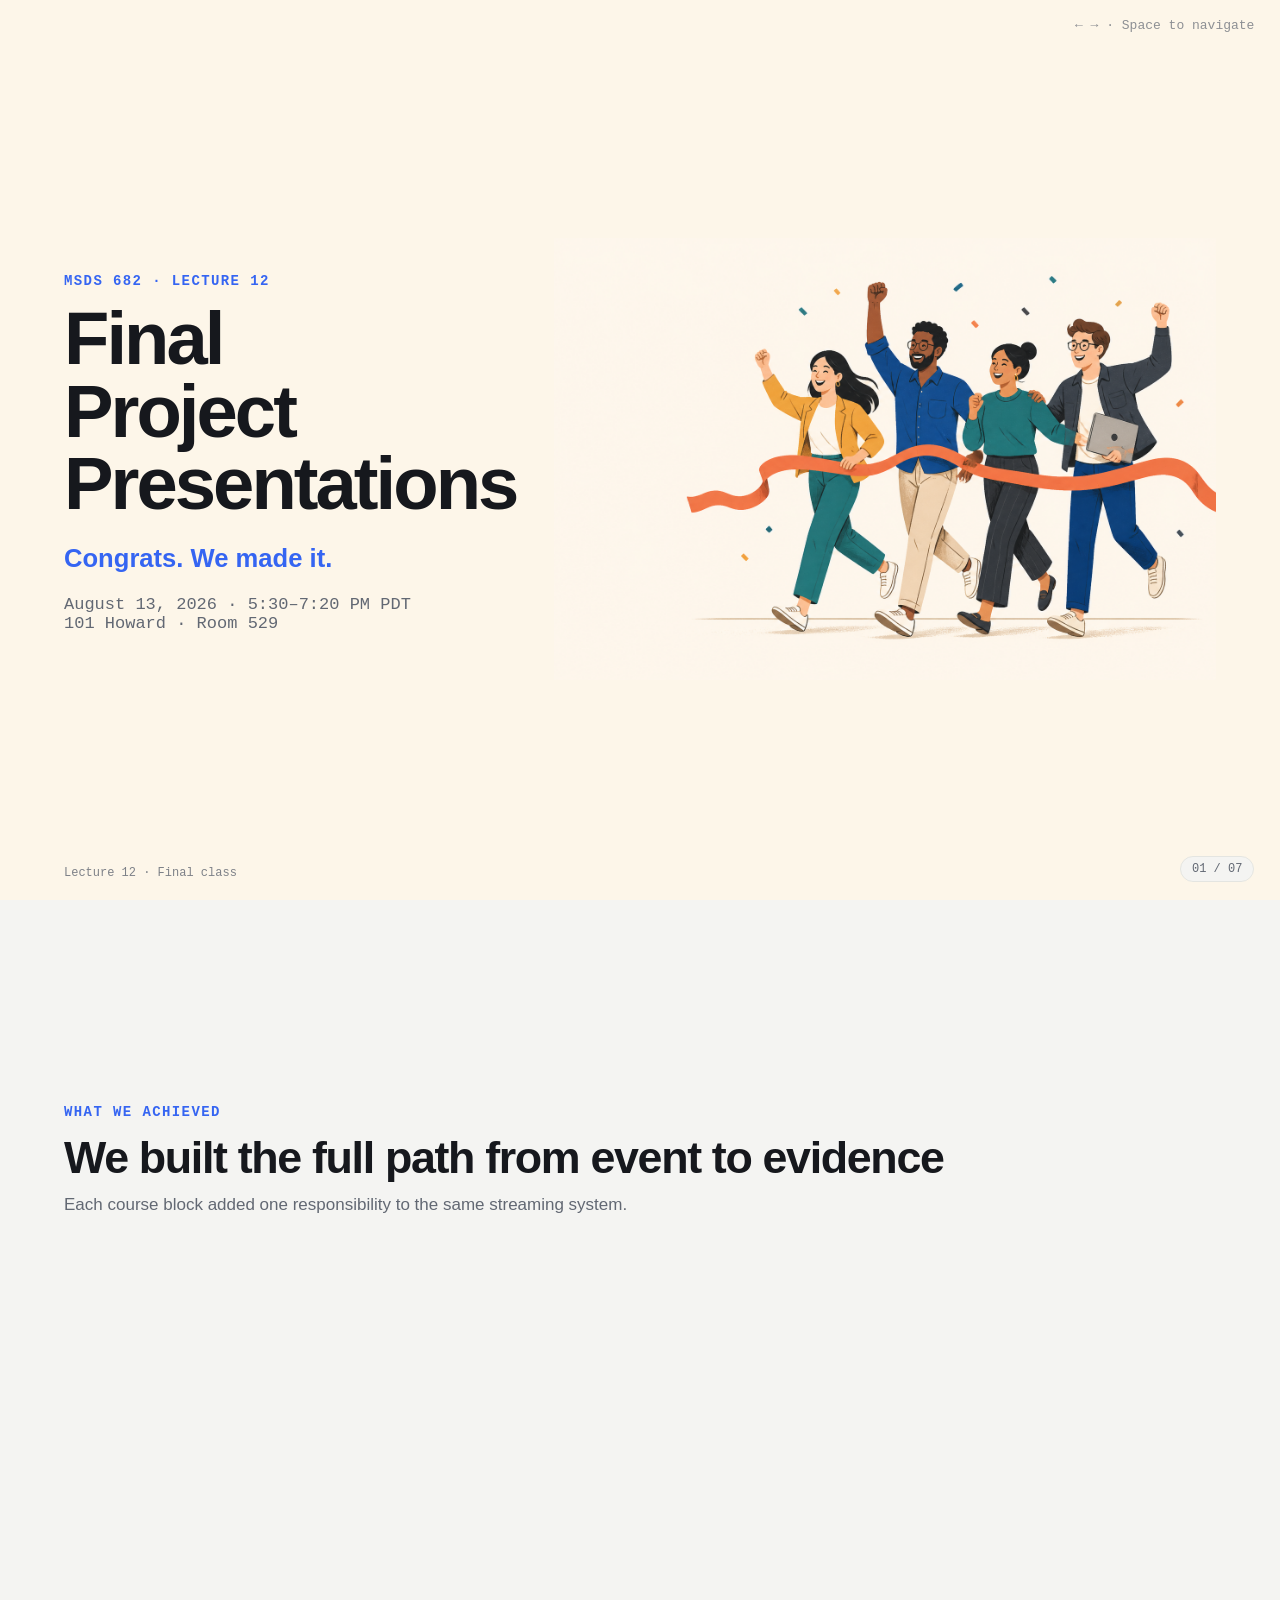
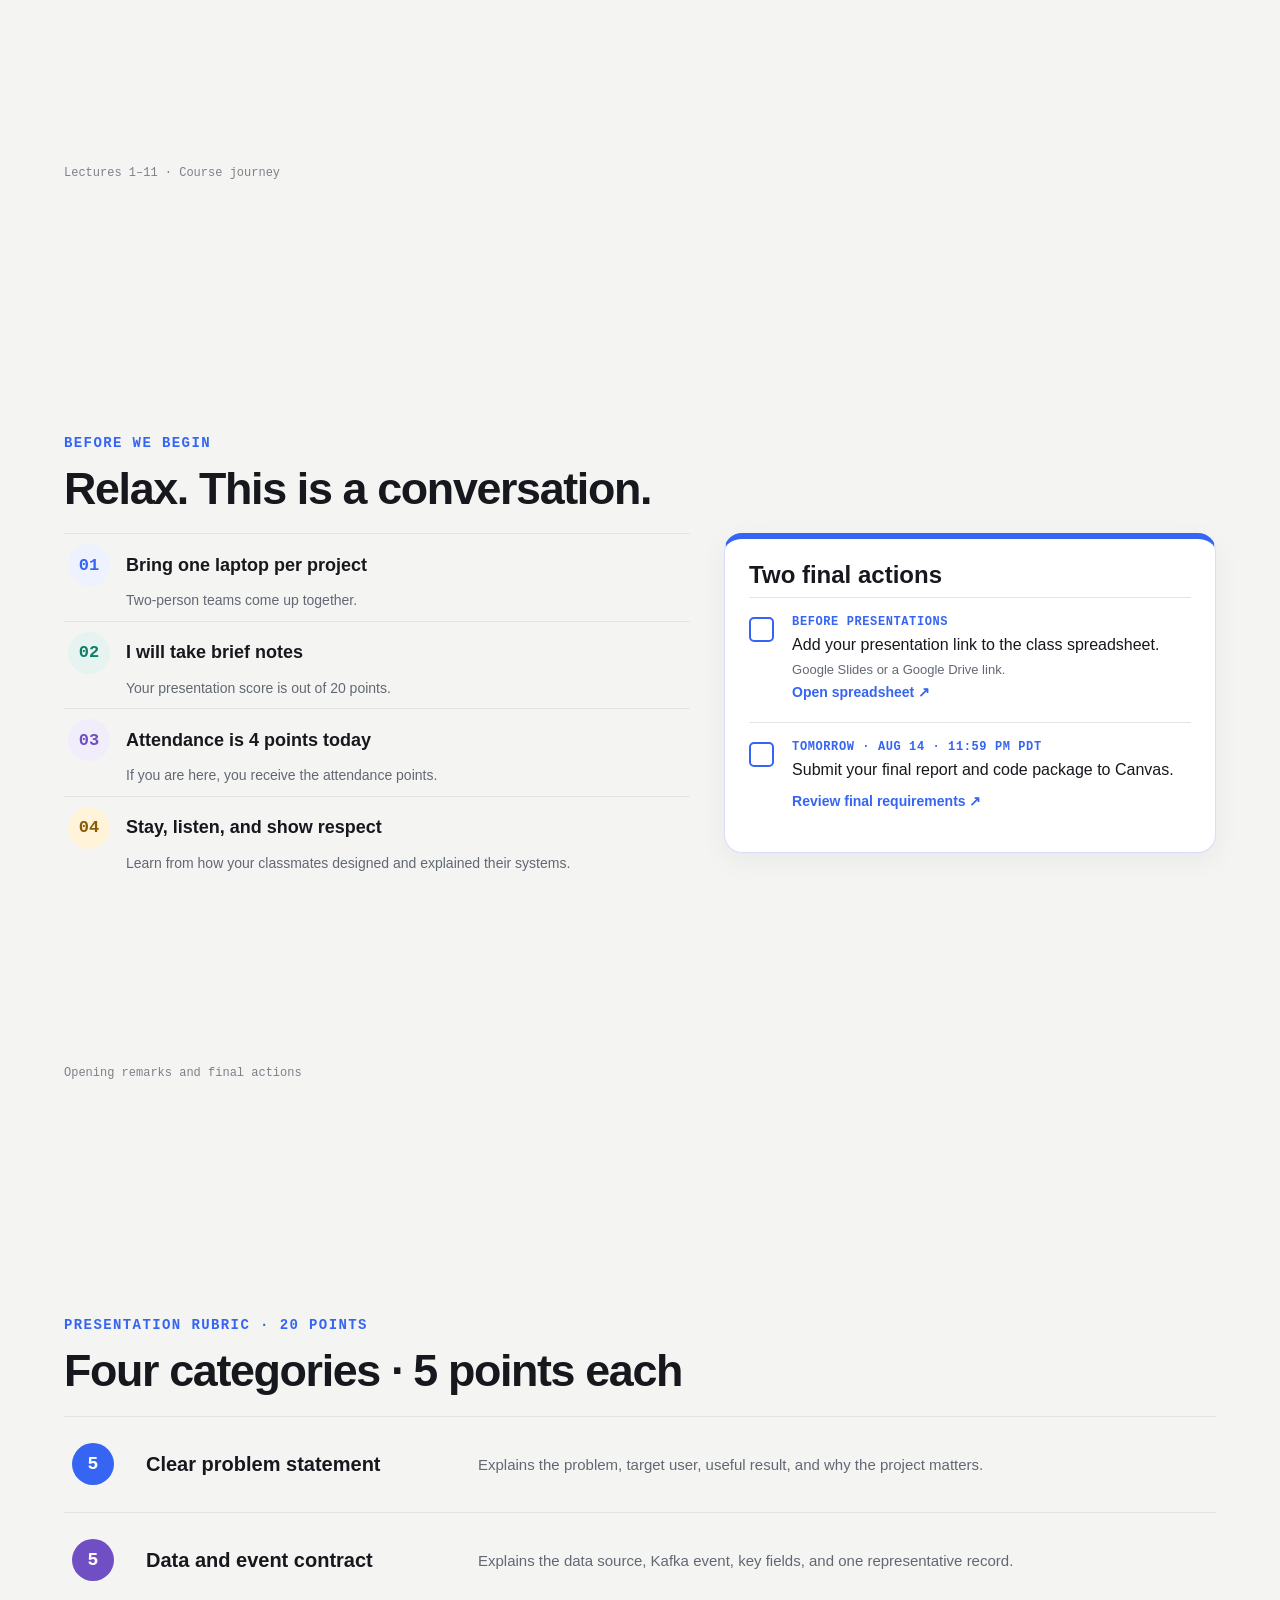
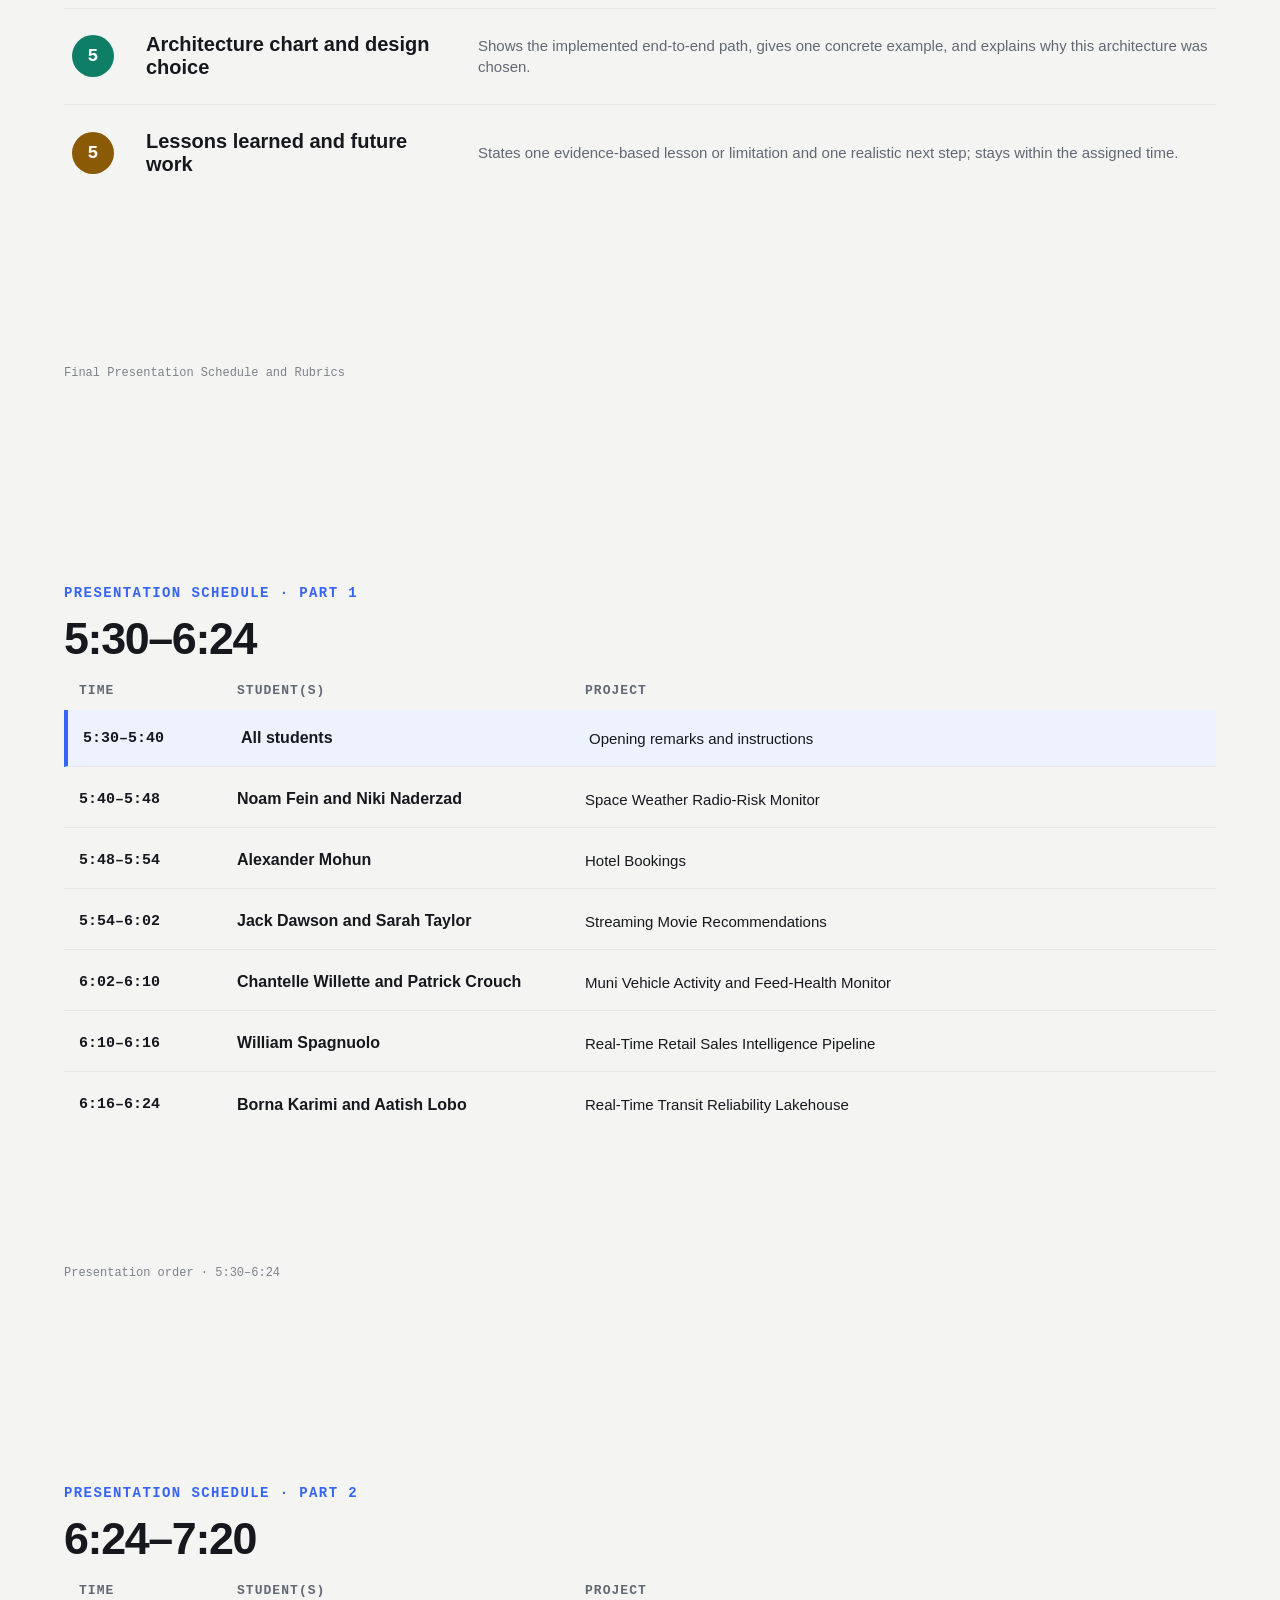
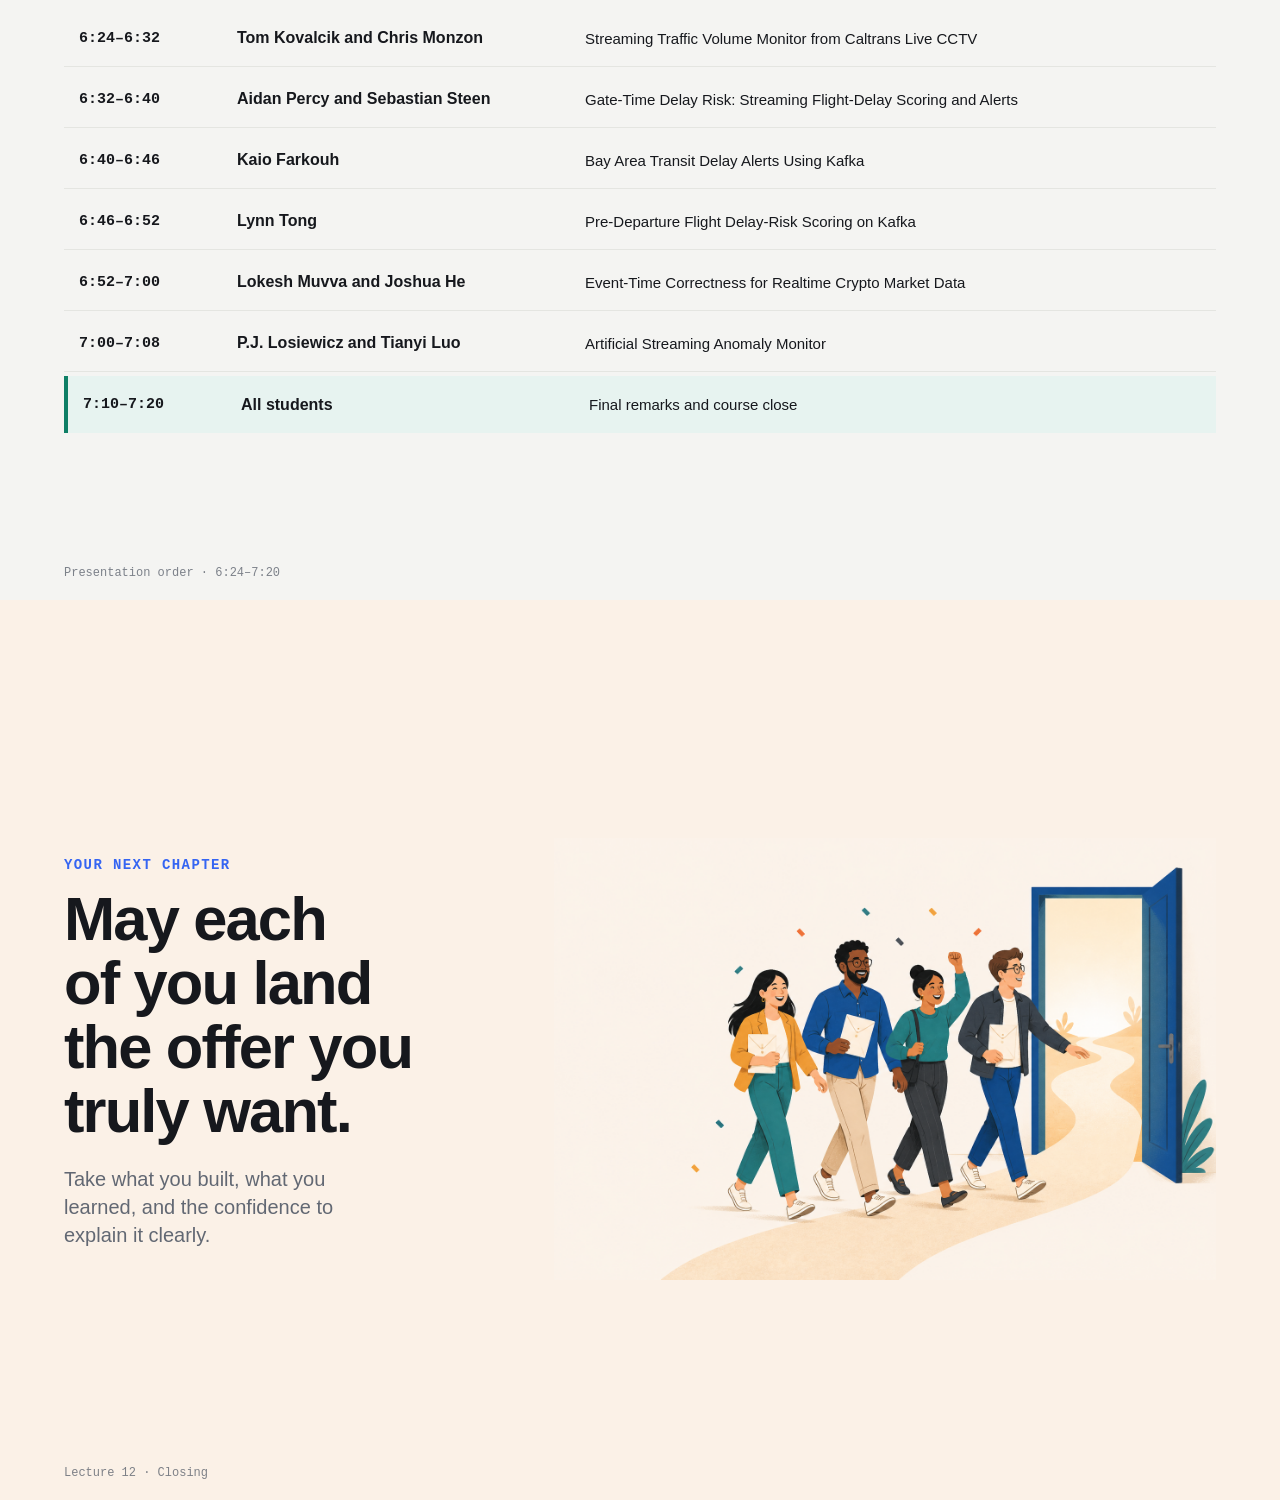
<file: handouts/MSDS682-Lecture12-Final-Project-Presentations.html>
<!DOCTYPE html>
<html lang="en">
<head>
<meta charset="utf-8">
<meta name="viewport" content="width=device-width, initial-scale=1">
<title>MSDS 682 · Lecture 12 · Final Project Presentations</title>
<style>
:root{
  --ink:#16181d;--muted:#626873;--paper:#f4f4f2;--panel:#fff;--line:#e4e5e1;
  --blue:#3565f2;--blue-soft:#eef1fe;--teal:#0e7f66;--teal-soft:#e7f3f0;
  --purple:#6f4fc3;--purple-soft:#f1edfb;--amber:#8a5a06;--amber-soft:#fff3d9;
  --shadow:0 8px 28px rgba(22,24,29,.05);
  --sans:-apple-system,BlinkMacSystemFont,"Helvetica Neue",Arial,sans-serif;
  --mono:"SF Mono",Menlo,Consolas,monospace;
}
*{box-sizing:border-box}
html{scroll-behavior:smooth;scroll-snap-type:y mandatory}
body{margin:0;overflow-x:hidden;background:var(--paper);color:var(--ink);
  font-family:var(--sans);font-size:clamp(18px,1.35vw,24px);line-height:1.4;
  -webkit-font-smoothing:antialiased}
.slide{position:relative;display:grid;align-items:center;min-height:100vh;padding:9vh 5vw 7vh;
  scroll-snap-align:start;scroll-snap-stop:always}
.wrap{width:100%;max-width:1280px;margin:auto}
.num{position:fixed;right:2vw;bottom:2vh;z-index:40;padding:5px 11px;border:1px solid var(--line);
  border-radius:20px;background:rgba(244,244,242,.92);color:var(--muted);font:12px var(--mono);
  backdrop-filter:blur(6px)}
.hint{position:fixed;right:2vw;top:2vh;z-index:40;color:var(--muted);font:13px var(--mono);opacity:.72}
.slide[data-ref]::after{content:attr(data-ref);position:absolute;left:5vw;bottom:2.2vh;
  color:var(--muted);font:clamp(12px,.82vw,15px) var(--mono);opacity:.82}
h1,h2,h3,p{margin-top:0}
h1{max-width:14ch;margin-bottom:20px;font-size:clamp(56px,5.8vw,92px);line-height:.98;
  letter-spacing:-.04em;text-wrap:balance}
h2{margin:0 0 22px;font-size:clamp(38px,3.5vw,56px);line-height:1.04;
  letter-spacing:-.03em;text-wrap:balance}
h3{margin-bottom:7px;font-size:clamp(21px,1.55vw,27px);line-height:1.15}
p{margin-bottom:12px}
.kicker{margin-bottom:14px;color:var(--blue);font:700 clamp(14px,1vw,18px) var(--mono);
  letter-spacing:.1em;text-transform:uppercase}
.subtitle{max-width:48ch;margin-bottom:16px;color:var(--blue);font-size:clamp(22px,1.8vw,30px);
  font-weight:700;line-height:1.25}
.meta{color:var(--muted);font:clamp(17px,1.2vw,22px) var(--mono)}
.hero-layout{display:grid;grid-template-columns:minmax(0,.82fr) minmax(520px,1.18fr);gap:30px;
  align-items:center}
.hero-copy{position:relative;z-index:2}
.hero-copy h1{max-width:9ch}
.finish-slide{background:#fdf6e9}
.offer-slide{background:#fbf1e7}
.hero-illustration{width:100%;max-height:72vh;object-fit:contain}
.celebration{margin-bottom:18px;color:var(--blue);font-size:clamp(25px,2vw,34px);font-weight:800}
.closing-copy h2{max-width:12ch;font-size:clamp(48px,4.8vw,76px)}
.closing-note{max-width:30ch;color:var(--muted);font-size:clamp(20px,1.55vw,27px)}
.journey-slide .wrap{max-width:1360px}
.journey-sub{max-width:70ch;margin-top:-10px;color:var(--muted);font-size:clamp(17px,1.2vw,21px)}
.course-map{display:grid;grid-template-columns:minmax(0,1fr) 32px minmax(0,1.12fr) 32px
  minmax(0,1.38fr) 32px minmax(0,1.12fr) 32px minmax(0,1fr);gap:7px;align-items:stretch;
  margin-top:26px}
.course-stage{position:relative;min-height:270px;padding:20px 17px 17px;border:1px solid var(--line);
  border-top:7px solid var(--blue);border-radius:16px;background:var(--panel);box-shadow:var(--shadow)}
.course-stage:nth-of-type(3){border-top-color:#d64545}
.course-stage:nth-of-type(5){border-top-color:var(--purple)}
.course-stage:nth-of-type(7){border-top-color:var(--teal)}
.course-stage:nth-of-type(9){border-top-color:var(--amber)}
.lecture-chip{display:inline-block;margin-bottom:22px;color:var(--blue);font:800 clamp(12px,.78vw,14px) var(--mono);
  letter-spacing:.08em;text-transform:uppercase}
.course-stage:nth-of-type(3) .lecture-chip{color:#d64545}
.course-stage:nth-of-type(5) .lecture-chip{color:var(--purple)}
.course-stage:nth-of-type(7) .lecture-chip{color:var(--teal)}
.course-stage:nth-of-type(9) .lecture-chip{color:var(--amber)}
.course-stage h3{min-height:58px;margin-bottom:17px;font-size:clamp(20px,1.4vw,25px)}
.course-stage p{margin:0;color:var(--muted);font-size:clamp(16px,1vw,18px);line-height:1.4}
.course-stage b{color:var(--ink)}
.course-arrow{display:grid;place-items:center;color:#98a2b3;font-size:clamp(28px,2.4vw,40px);font-weight:700}
.journey-takeaway{margin-top:18px;padding:14px 18px;border-left:5px solid var(--blue);
  background:var(--blue-soft);color:#1d2f6f;font-size:clamp(19px,1.45vw,25px);font-weight:800}
[data-build]{opacity:0!important;transform:translateY(18px)!important;filter:blur(2px)!important;
  transition:opacity .38s ease,transform .38s ease,filter .38s ease}
[data-build].shown{opacity:1!important;transform:none!important;filter:none!important}
.room-note{max-width:1120px;margin-top:28px;border-top:1px solid var(--line)}
.room-row{display:grid;grid-template-columns:52px 310px 1fr;gap:22px;align-items:center;
  min-height:96px;padding:15px 8px;border-bottom:1px solid var(--line)}
.room-row:last-child{border-bottom:0}
.room-number{display:grid;place-items:center;width:42px;height:42px;border-radius:50%;
  background:var(--blue-soft);color:var(--blue);font:800 17px var(--mono)}
.room-row:nth-child(2) .room-number{background:var(--teal-soft);color:var(--teal)}
.room-row:nth-child(3) .room-number{background:var(--purple-soft);color:var(--purple)}
.room-row:nth-child(4) .room-number{background:var(--amber-soft);color:var(--amber)}
.room-row strong{font-size:clamp(21px,1.45vw,26px)}
.room-row span:last-child{color:var(--muted);font-size:clamp(16px,1.1vw,20px)}
.briefing-grid{display:grid;grid-template-columns:minmax(0,1.12fr) minmax(390px,.88fr);gap:34px;
  align-items:start;margin-top:22px}
.briefing-grid .room-note{margin:0}
.briefing-grid .room-row{grid-template-columns:44px 1fr;gap:5px 14px;min-height:78px;padding:10px 4px}
.briefing-grid .room-row strong{font-size:clamp(18px,1.25vw,22px)}
.briefing-grid .room-row span:last-child{grid-column:2;font-size:clamp(14px,.95vw,17px)}
.todo-card{padding:22px 24px;border:1px solid #d8def8;border-top:6px solid var(--blue);
  border-radius:18px;background:var(--panel);box-shadow:var(--shadow)}
.todo-card h3{margin-bottom:8px;font-size:clamp(24px,1.8vw,31px)}
.todo-item{display:grid;grid-template-columns:30px 1fr;gap:13px;padding:17px 0;border-top:1px solid var(--line)}
.check-box{width:25px;height:25px;margin-top:2px;border:2px solid var(--blue);border-radius:5px;background:#fff}
.todo-when{display:block;margin-bottom:5px;color:var(--blue);font:800 clamp(12px,.8vw,14px) var(--mono);
  letter-spacing:.05em;text-transform:uppercase}
.todo-copy p{margin:0 0 8px;font-size:clamp(16px,1.12vw,20px);line-height:1.35}
.todo-detail{display:block;margin-top:-2px;color:var(--muted);font-size:clamp(13px,.86vw,15px)}
.todo-link{color:var(--blue);font-size:clamp(14px,.92vw,16px);font-weight:800;text-decoration:none}
.todo-link:hover,.todo-link:focus{text-decoration:underline;text-underline-offset:3px}
.rubric{display:grid;margin-top:20px;border-top:1px solid var(--line)}
.rubric-row{display:grid;grid-template-columns:52px 310px 1fr;gap:22px;align-items:center;
  min-height:96px;padding:15px 8px;border-bottom:1px solid var(--line)}
.rubric-row:last-child{border-bottom:0}
.points{display:grid;place-items:center;width:42px;height:42px;border-radius:50%;background:var(--blue);
  color:#fff;font:800 18px var(--mono)}
.rubric-row:nth-child(2) .points{background:var(--purple)}
.rubric-row:nth-child(3) .points{background:var(--teal)}
.rubric-row:nth-child(4) .points{background:var(--amber)}
.rubric-row strong{font-size:clamp(20px,1.4vw,25px);line-height:1.15}
.rubric-row span:last-child{color:var(--muted);font-size:clamp(15px,1.02vw,18px)}
.schedule{display:grid;gap:4px;margin-top:12px}
.schedule-head,.slot{display:grid;grid-template-columns:140px 330px 1fr;gap:18px;align-items:center}
.schedule-head{padding:0 15px 8px;color:var(--muted);font:700 clamp(13px,.88vw,16px) var(--mono);
  letter-spacing:.08em;text-transform:uppercase}
.slot{min-height:57px;padding:9px 15px;border-bottom:1px solid var(--line)}
.slot:last-child{border-bottom:0}
.slot time{font:700 clamp(15px,1.05vw,19px) var(--mono);white-space:nowrap}
.slot strong{font-size:clamp(16px,1.1vw,20px);line-height:1.15}
.slot span{font-size:clamp(15px,1vw,18px);line-height:1.15}
.slot.all{border-left:4px solid var(--blue);background:var(--blue-soft)}
.slot.close{border-left-color:var(--teal);background:var(--teal-soft)}
.schedule-note{display:flex;gap:20px;margin-top:14px;color:var(--muted);font-size:clamp(14px,.95vw,17px)}
.slide .wrap>*{opacity:0;transform:translateY(14px);transition:opacity .45s ease,transform .45s ease}
.slide.in .wrap>*{opacity:1;transform:none}
.slide.in .wrap>*:nth-child(1){transition-delay:.02s}
.slide.in .wrap>*:nth-child(2){transition-delay:.09s}
.slide.in .wrap>*:nth-child(3){transition-delay:.16s}
.slide.in .wrap>*:nth-child(4){transition-delay:.23s}
@media(max-width:720px){
  .slide{padding:7vh 5vw 6vh;align-items:start}.wrap{margin:auto}
  h1{font-size:clamp(48px,13vw,70px)}h2{font-size:clamp(34px,8vw,48px)}
  .hero-layout{grid-template-columns:1fr;gap:12px}.hero-copy h1{max-width:11ch}
  .hero-illustration{max-height:38vh}.closing-copy h2{font-size:clamp(38px,9vw,54px)}
  .journey-slide h2{font-size:clamp(30px,7.2vw,42px)}.journey-sub{font-size:14px}
  .course-map{grid-template-columns:repeat(2,minmax(0,1fr));gap:7px;margin-top:14px}
  .course-arrow{display:none}.course-stage{min-height:0;padding:10px;border-top-width:4px}
  .lecture-chip{margin-bottom:7px;font-size:10px}.course-stage h3{min-height:0;margin-bottom:7px;font-size:16px}
  .course-stage p{font-size:12px;line-height:1.3}.journey-takeaway{margin-top:9px;padding:9px 11px;font-size:15px}
  .room-row{grid-template-columns:42px 1fr;gap:10px;min-height:0;padding:10px 4px}
  .room-row span:last-child{grid-column:2}
  .briefing-grid{grid-template-columns:1fr;gap:9px;margin-top:8px}
  .briefing-grid .room-note{display:grid;grid-template-columns:repeat(2,minmax(0,1fr));gap:6px;border-top:0}
  .briefing-grid .room-row{grid-template-columns:28px 1fr;gap:2px 7px;padding:7px;border:1px solid var(--line);
    border-radius:9px}.briefing-grid .room-number{width:25px;height:25px;font-size:11px}
  .briefing-grid .room-row strong{font-size:14px}.briefing-grid .room-row span:last-child{font-size:11px}
  .todo-card{padding:10px 12px;border-top-width:4px}.todo-card h3{margin-bottom:4px;font-size:18px}
  .todo-list{display:grid;grid-template-columns:repeat(2,minmax(0,1fr));gap:12px}
  .todo-item{grid-template-columns:22px 1fr;gap:7px;padding:8px 0}.check-box{width:19px;height:19px}
  .todo-when{font-size:9px}.todo-copy p{margin-bottom:4px;font-size:12px}.todo-detail{font-size:10px}
  .todo-link{font-size:11px}
  .rubric-row{grid-template-columns:42px 1fr;gap:10px;min-height:0;padding:9px 4px}
  .rubric-row span:last-child{grid-column:2}
  .schedule-head,.slot{grid-template-columns:105px 1fr;gap:10px}
  .schedule-head span:last-child{display:none}.slot{min-height:0;padding:7px 4px}
  .slot span{grid-column:2;color:var(--muted)}.schedule-note{display:grid;gap:4px}
  .hint{display:none}.slide[data-ref]::after{display:none}
}
@media print{
  @page{size:16in 9in;margin:0}
  html{scroll-snap-type:none}.slide{width:100vw;height:100vh;min-height:100vh;overflow:hidden;
    page-break-after:always}.num,.hint{display:none}.slide .wrap>*{opacity:1;transform:none}
  [data-build]{opacity:1!important;transform:none!important;filter:none!important}
}
@media(prefers-reduced-motion:reduce){
  html{scroll-behavior:auto}*,*::before,*::after{animation:none!important;transition:none!important}
}
</style>
</head>
<body>
<div class="num" id="num">01 / 07</div>
<div class="hint">← → · Space to navigate</div>

<section class="slide finish-slide" data-ref="Lecture 12 · Final class"><div class="wrap hero-layout">
  <div class="hero-copy">
    <div class="kicker">MSDS 682 · Lecture 12</div>
    <h1>Final Project Presentations</h1>
    <p class="celebration">Congrats. We made it.</p>
    <p class="meta">August 13, 2026 · 5:30–7:20 PM PDT<br>101 Howard · Room 529</p>
  </div>
  <img class="hero-illustration" src="assets/lecture12-finish-line.png"
    alt="A diverse group of graduate students crossing a finish line together">
</div></section>

<section class="slide journey-slide" data-ref="Lectures 1–11 · Course journey"><div class="wrap">
  <div class="kicker">What we achieved</div>
  <h2>We built the full path from event to evidence</h2>
  <p class="journey-sub">Each course block added one responsibility to the same streaming system.</p>
  <div class="course-map">
    <div class="course-stage" data-build="1"><span class="lecture-chip">L1 · L2</span>
      <h3>Frame + publish</h3><p>Define why freshness matters. Publish <b>keyed events</b> to durable Kafka topics.</p></div>
    <div class="course-arrow" data-build="2">→</div>
    <div class="course-stage" data-build="2"><span class="lecture-chip">L3 · L4</span>
      <h3>Consume + contract</h3><p>Replay with offsets. Protect the event contract with <b>Avro + Schema Registry</b>.</p></div>
    <div class="course-arrow" data-build="3">→</div>
    <div class="course-stage" data-build="3"><span class="lecture-chip">L5 · L6 · L7</span>
      <h3>Connect + process</h3><p>Expose APIs, connect sources, then <b>join and recover state</b> using event time.</p></div>
    <div class="course-arrow" data-build="4">→</div>
    <div class="course-stage" data-build="4"><span class="lecture-chip">L8 · L9</span>
      <h3>Design + choose</h3><p>Learn from 2023 projects. Design authorized <b>RAG/MCP</b> boundaries. Compare Python, ksqlDB, and Flink SQL.</p></div>
    <div class="course-arrow" data-build="5">→</div>
    <div class="course-stage" data-build="5"><span class="lecture-chip">L10 · L11</span>
      <h3>Verify + explain</h3><p>Verify claims with evidence. Serve status safely. Explain results and limits.</p></div>
  </div>
  <div class="journey-takeaway" data-build="5">You can now design, build, verify, and explain an end-to-end streaming system.</div>
</div></section>

<section class="slide briefing-slide" data-ref="Opening remarks and final actions"><div class="wrap">
  <div class="kicker">Before we begin</div>
  <h2>Relax. This is a conversation.</h2>
  <div class="briefing-grid">
    <div class="room-note">
      <div class="room-row"><span class="room-number">01</span><strong>Bring one laptop per project</strong>
        <span>Two-person teams come up together.</span></div>
      <div class="room-row"><span class="room-number">02</span><strong>I will take brief notes</strong>
        <span>Your presentation score is out of 20 points.</span></div>
      <div class="room-row"><span class="room-number">03</span><strong>Attendance is 4 points today</strong>
        <span>If you are here, you receive the attendance points.</span></div>
      <div class="room-row"><span class="room-number">04</span><strong>Stay, listen, and show respect</strong>
        <span>Learn from how your classmates designed and explained their systems.</span></div>
    </div>
    <aside class="todo-card" aria-label="Two final actions">
      <h3>Two final actions</h3>
      <div class="todo-list">
        <div class="todo-item"><span class="check-box" aria-hidden="true"></span><div class="todo-copy">
          <span class="todo-when">Before presentations</span>
          <p>Add your presentation link to the class spreadsheet.</p>
          <span class="todo-detail">Google Slides or a Google Drive link.</span>
          <a class="todo-link" href="https://docs.google.com/spreadsheets/d/1ju5dKRgHAZZCMAuRSAeHLcL7ss9R_X7CujPLJdz-YnQ/edit?gid=0#gid=0" target="_blank" rel="noopener">Open spreadsheet ↗</a>
        </div></div>
        <div class="todo-item"><span class="check-box" aria-hidden="true"></span><div class="todo-copy">
          <span class="todo-when">Tomorrow · Aug 14 · 11:59 PM PDT</span>
          <p>Submit your final report and code package to Canvas.</p>
          <a class="todo-link" href="https://wgu9.github.io/msds-682-su2026/#/handouts/final-project" target="_blank" rel="noopener">Review final requirements ↗</a>
        </div></div>
      </div>
    </aside>
  </div>
</div></section>

<section class="slide" data-ref="Final Presentation Schedule and Rubrics"><div class="wrap">
  <div class="kicker">Presentation rubric · 20 points</div>
  <h2>Four categories · 5 points each</h2>
  <div class="rubric">
    <div class="rubric-row"><span class="points">5</span><strong>Clear problem statement</strong>
      <span>Explains the problem, target user, useful result, and why the project matters.</span></div>
    <div class="rubric-row"><span class="points">5</span><strong>Data and event contract</strong>
      <span>Explains the data source, Kafka event, key fields, and one representative record.</span></div>
    <div class="rubric-row"><span class="points">5</span><strong>Architecture chart and design choice</strong>
      <span>Shows the implemented end-to-end path, gives one concrete example, and explains why this architecture was chosen.</span></div>
    <div class="rubric-row"><span class="points">5</span><strong>Lessons learned and future work</strong>
      <span>States one evidence-based lesson or limitation and one realistic next step; stays within the assigned time.</span></div>
  </div>
</div></section>

<section class="slide" data-ref="Presentation order · 5:30–6:24"><div class="wrap">
  <div class="kicker">Presentation schedule · Part 1</div>
  <h2>5:30–6:24</h2>
  <div class="schedule">
    <div class="schedule-head"><span>Time</span><span>Student(s)</span><span>Project</span></div>
    <div class="slot all"><time>5:30–5:40</time><strong>All students</strong><span>Opening remarks and instructions</span></div>
    <div class="slot"><time>5:40–5:48</time><strong>Noam Fein and Niki Naderzad</strong><span>Space Weather Radio-Risk Monitor</span></div>
    <div class="slot"><time>5:48–5:54</time><strong>Alexander Mohun</strong><span>Hotel Bookings</span></div>
    <div class="slot"><time>5:54–6:02</time><strong>Jack Dawson and Sarah Taylor</strong><span>Streaming Movie Recommendations</span></div>
    <div class="slot"><time>6:02–6:10</time><strong>Chantelle Willette and Patrick Crouch</strong><span>Muni Vehicle Activity and Feed-Health Monitor</span></div>
    <div class="slot"><time>6:10–6:16</time><strong>William Spagnuolo</strong><span>Real-Time Retail Sales Intelligence Pipeline</span></div>
    <div class="slot"><time>6:16–6:24</time><strong>Borna Karimi and Aatish Lobo</strong><span>Real-Time Transit Reliability Lakehouse</span></div>
  </div>
</div></section>

<section class="slide" data-ref="Presentation order · 6:24–7:20"><div class="wrap">
  <div class="kicker">Presentation schedule · Part 2</div>
  <h2>6:24–7:20</h2>
  <div class="schedule">
    <div class="schedule-head"><span>Time</span><span>Student(s)</span><span>Project</span></div>
    <div class="slot"><time>6:24–6:32</time><strong>Tom Kovalcik and Chris Monzon</strong><span>Streaming Traffic Volume Monitor from Caltrans Live CCTV</span></div>
    <div class="slot"><time>6:32–6:40</time><strong>Aidan Percy and Sebastian Steen</strong><span>Gate-Time Delay Risk: Streaming Flight-Delay Scoring and Alerts</span></div>
    <div class="slot"><time>6:40–6:46</time><strong>Kaio Farkouh</strong><span>Bay Area Transit Delay Alerts Using Kafka</span></div>
    <div class="slot"><time>6:46–6:52</time><strong>Lynn Tong</strong><span>Pre-Departure Flight Delay-Risk Scoring on Kafka</span></div>
    <div class="slot"><time>6:52–7:00</time><strong>Lokesh Muvva and Joshua He</strong><span>Event-Time Correctness for Realtime Crypto Market Data</span></div>
    <div class="slot"><time>7:00–7:08</time><strong>P.J. Losiewicz and Tianyi Luo</strong><span>Artificial Streaming Anomaly Monitor</span></div>
    <div class="slot all close"><time>7:10–7:20</time><strong>All students</strong><span>Final remarks and course close</span></div>
  </div>
</div></section>

<section class="slide offer-slide" data-ref="Lecture 12 · Closing"><div class="wrap hero-layout">
  <div class="hero-copy closing-copy">
    <div class="kicker">Your next chapter</div>
    <h2>May each of you land the offer you truly want.</h2>
    <p class="closing-note">Take what you built, what you learned, and the confidence to explain it clearly.</p>
  </div>
  <img class="hero-illustration" src="assets/lecture12-future-offers.png"
    alt="Graduate students holding offer letters and walking toward an open door">
</div></section>

<script>
(function(){
  var slides=Array.prototype.slice.call(document.querySelectorAll('.slide'));
  var num=document.getElementById('num');
  var reduced=window.matchMedia('(prefers-reduced-motion: reduce)').matches;
  var active=0;

  function maxStep(slide){
    var values=Array.prototype.map.call(slide.querySelectorAll('[data-build]'),function(el){
      return Number(el.getAttribute('data-build'))||0;
    });
    return values.length?Math.max.apply(null,values):0;
  }
  function stepOf(slide){return Number(slide.getAttribute('data-step'))||0}
  function setStep(slide,value){
    var max=maxStep(slide);var next=Math.max(0,Math.min(max,value));
    slide.setAttribute('data-step',String(next));
    slide.querySelectorAll('[data-build]').forEach(function(el){
      var shown=Number(el.getAttribute('data-build'))<=next;
      el.classList.toggle('shown',shown);el.setAttribute('aria-hidden',String(!shown));
    });
    updatePager();
  }
  function updatePager(){
    var slide=slides[active];var max=maxStep(slide);var suffix=max?' · '+stepOf(slide)+'/'+max:'';
    num.textContent=String(active+1).padStart(2,'0')+' / '+String(slides.length).padStart(2,'0')+suffix;
  }
  function show(index,fromBack){
    active=Math.max(0,Math.min(slides.length-1,index));
    var slide=slides[active];slide.classList.add('in');
    if(fromBack&&!reduced)setStep(slide,maxStep(slide));
    slide.scrollIntoView({behavior:reduced?'auto':'smooth',block:'start'});updatePager();
  }
  slides.forEach(function(slide){setStep(slide,reduced?maxStep(slide):0)});
  slides[0].classList.add('in');updatePager();
  var observer=new IntersectionObserver(function(entries){entries.forEach(function(entry){
    if(entry.isIntersecting&&entry.intersectionRatio>.55){active=slides.indexOf(entry.target);entry.target.classList.add('in');
      updatePager();}
  })},{threshold:[.55]});
  slides.forEach(function(slide){observer.observe(slide)});
  document.addEventListener('keydown',function(event){
    if(event.target.closest('button,input,textarea,select'))return;
    if(['ArrowRight','ArrowDown','PageDown',' '].indexOf(event.key)>=0){
      event.preventDefault();var slide=slides[active];
      if(!reduced&&stepOf(slide)<maxStep(slide))setStep(slide,stepOf(slide)+1);else show(active+1,false);
    }else if(['ArrowLeft','ArrowUp','PageUp'].indexOf(event.key)>=0){
      event.preventDefault();var current=slides[active];
      if(!reduced&&stepOf(current)>0)setStep(current,stepOf(current)-1);else show(active-1,true);
    }else if(event.key==='Home'){event.preventDefault();show(0,false)}
    else if(event.key==='End'){event.preventDefault();show(slides.length-1,true)}
  });
})();
</script>
</body>
</html>
</file>
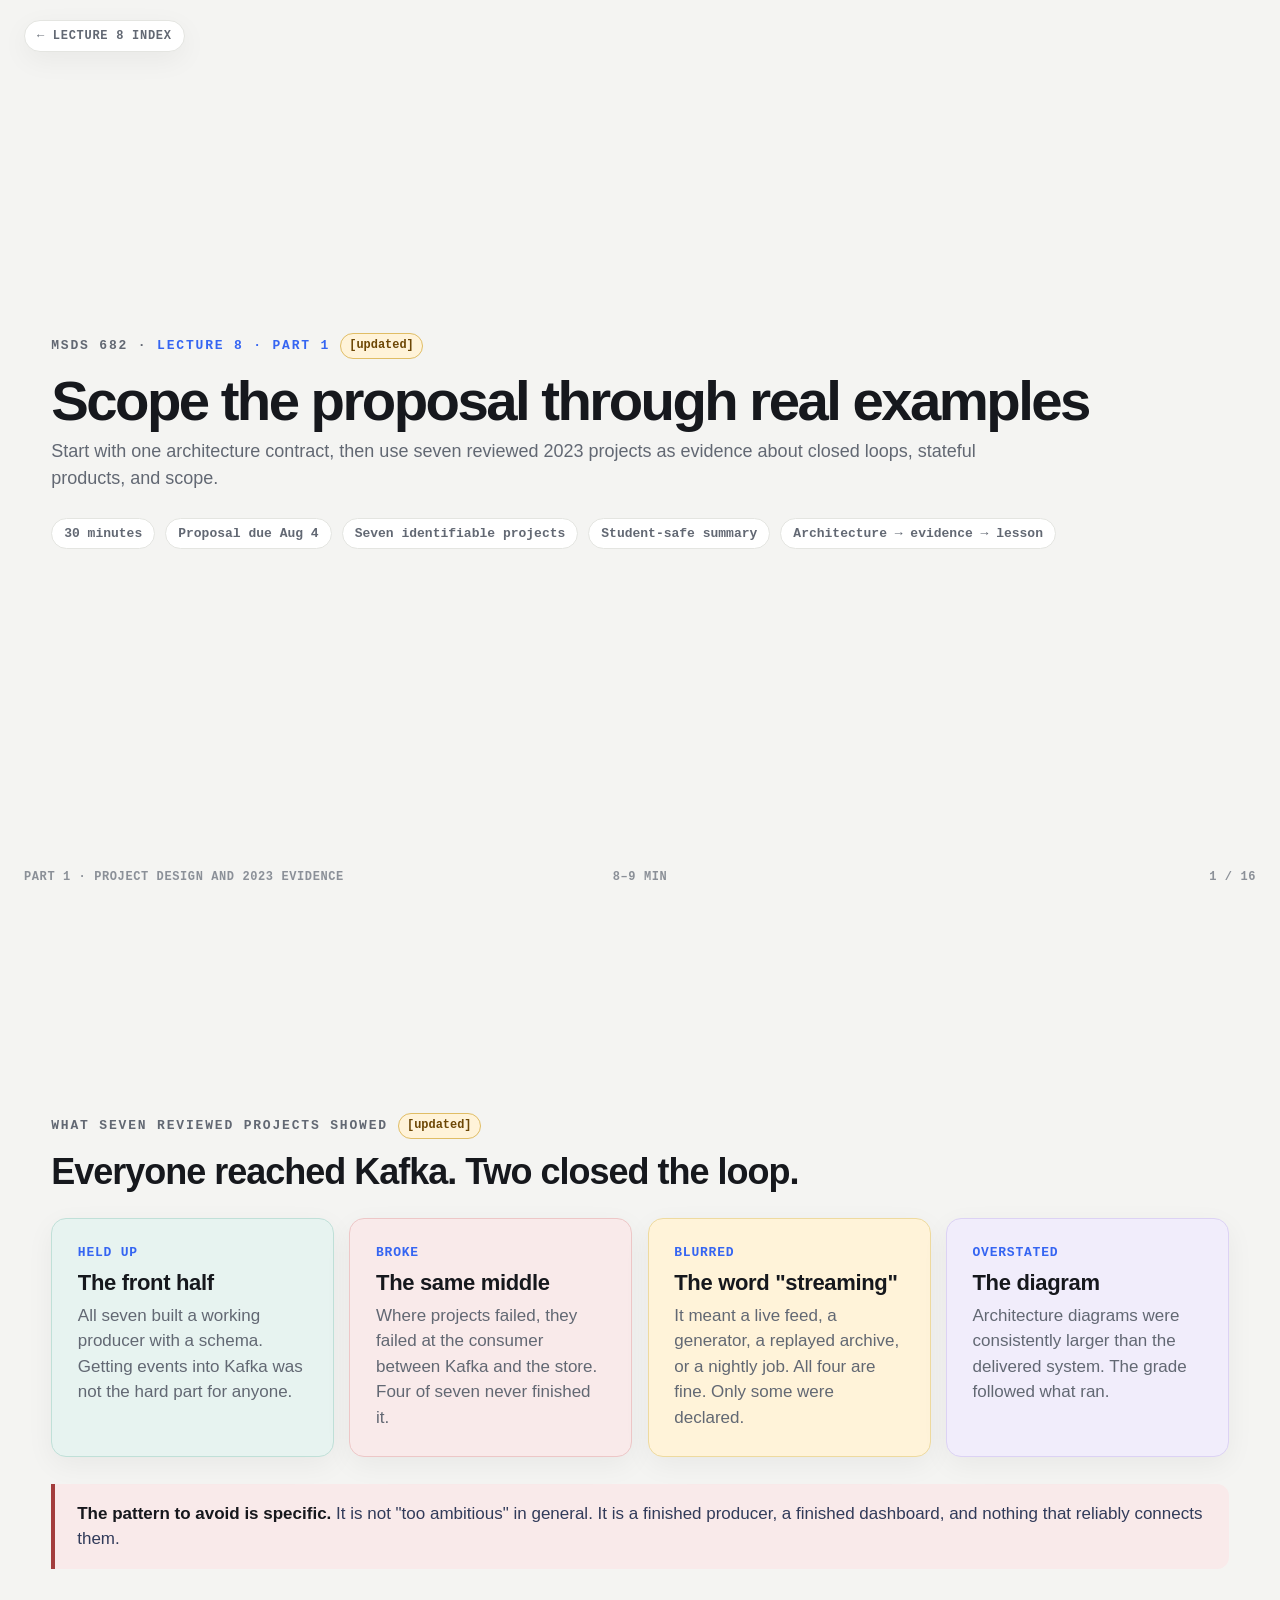
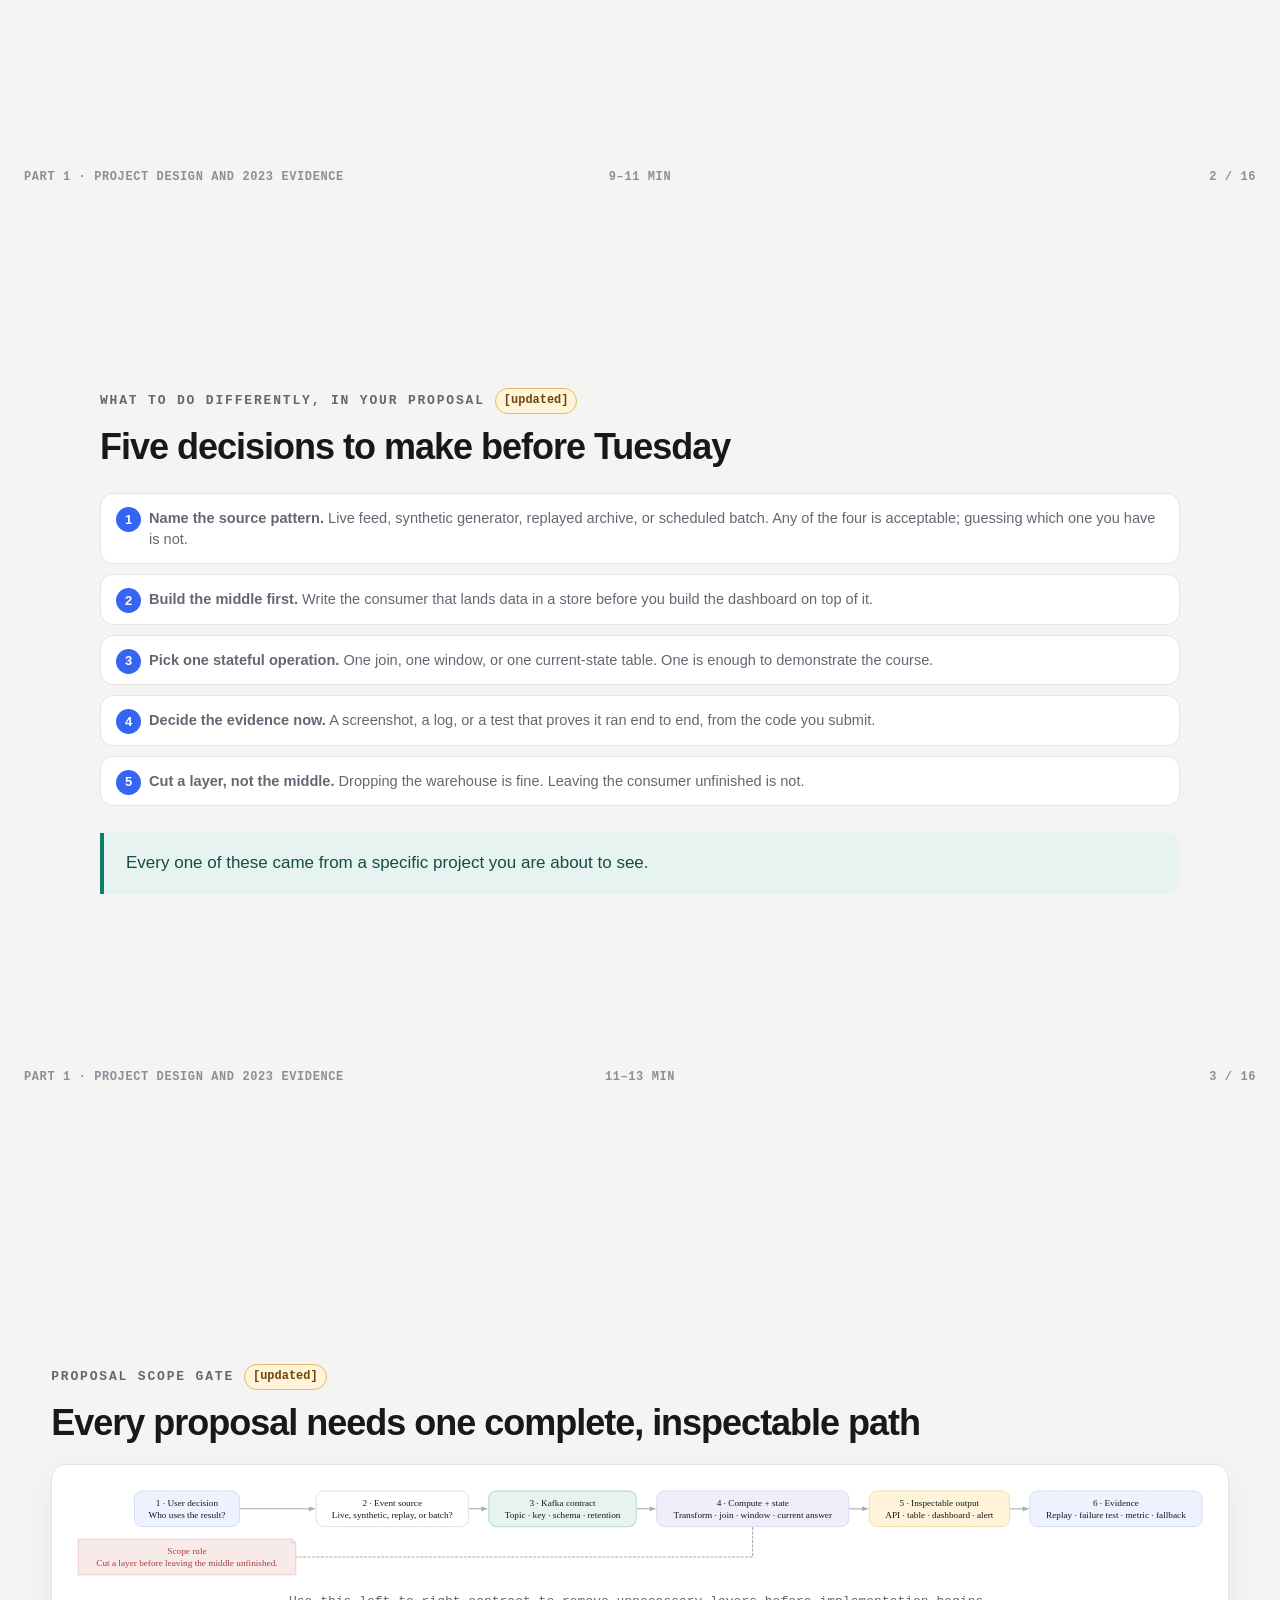
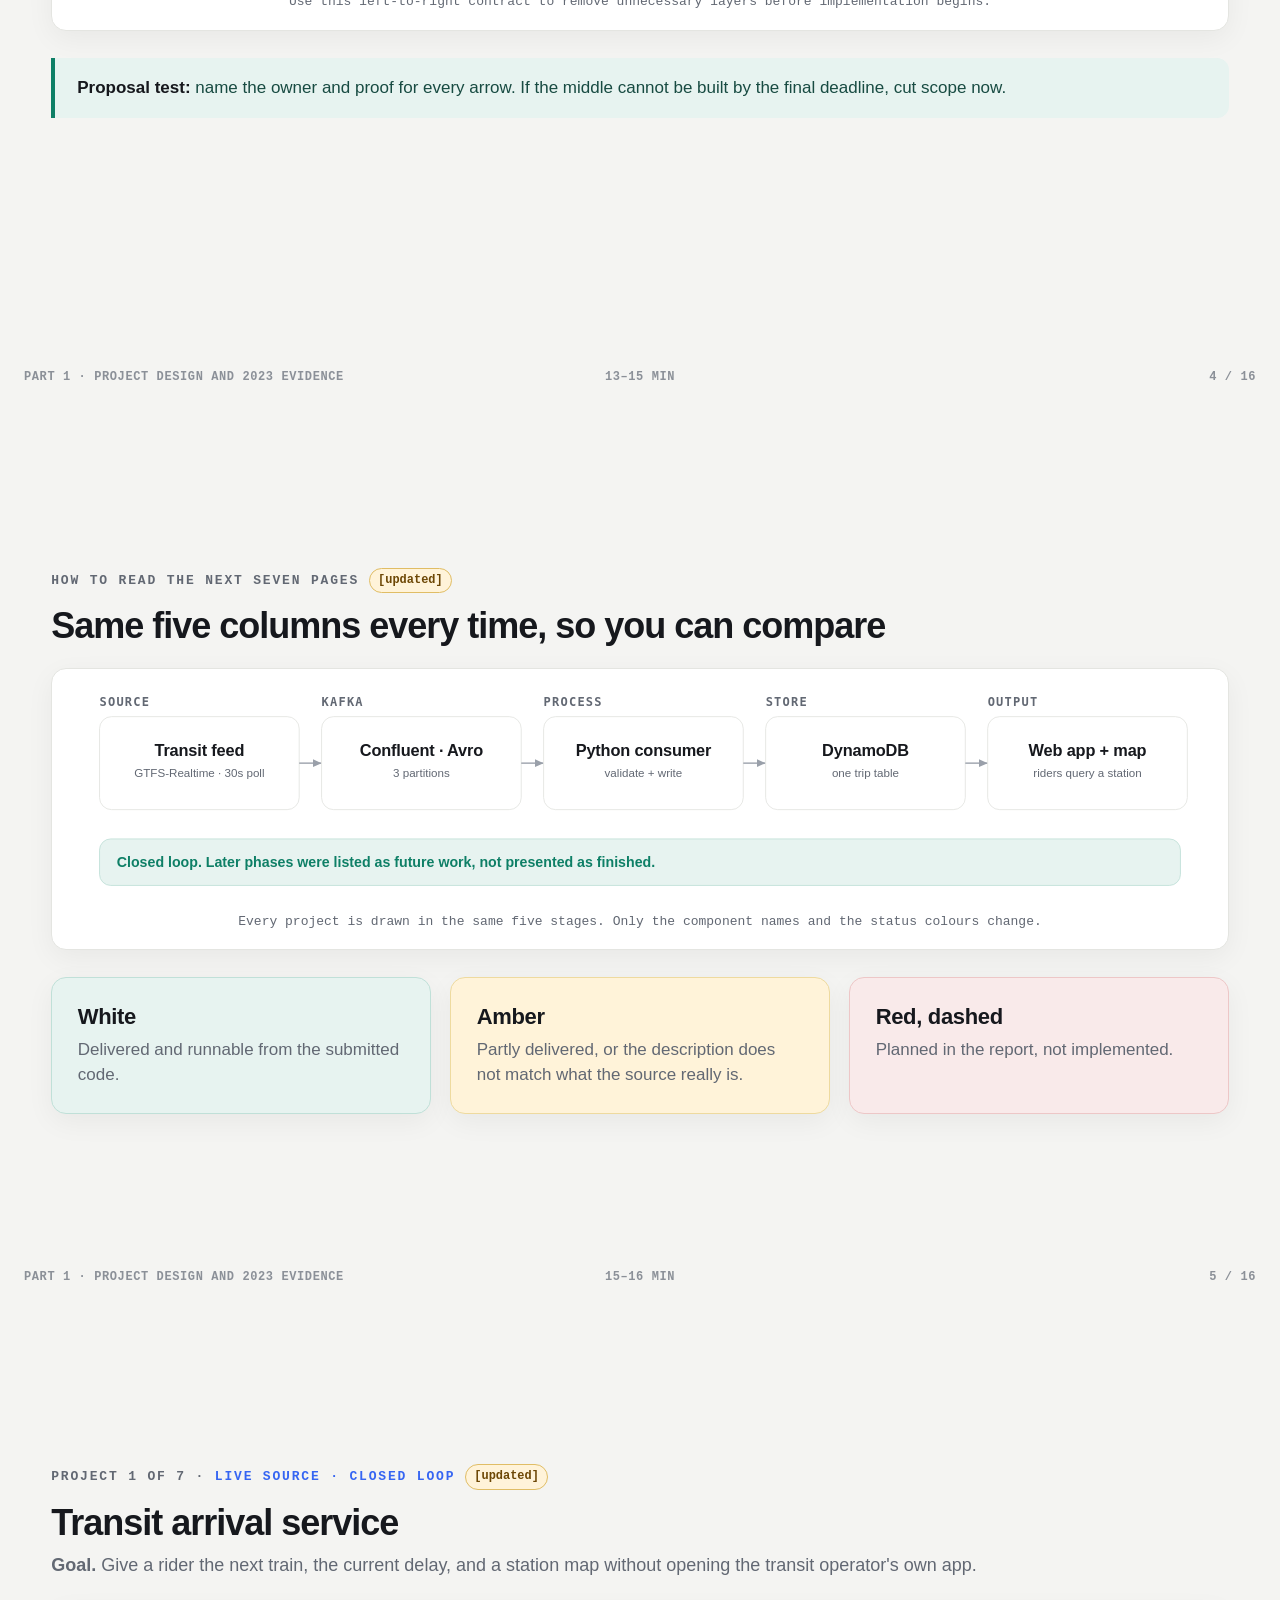
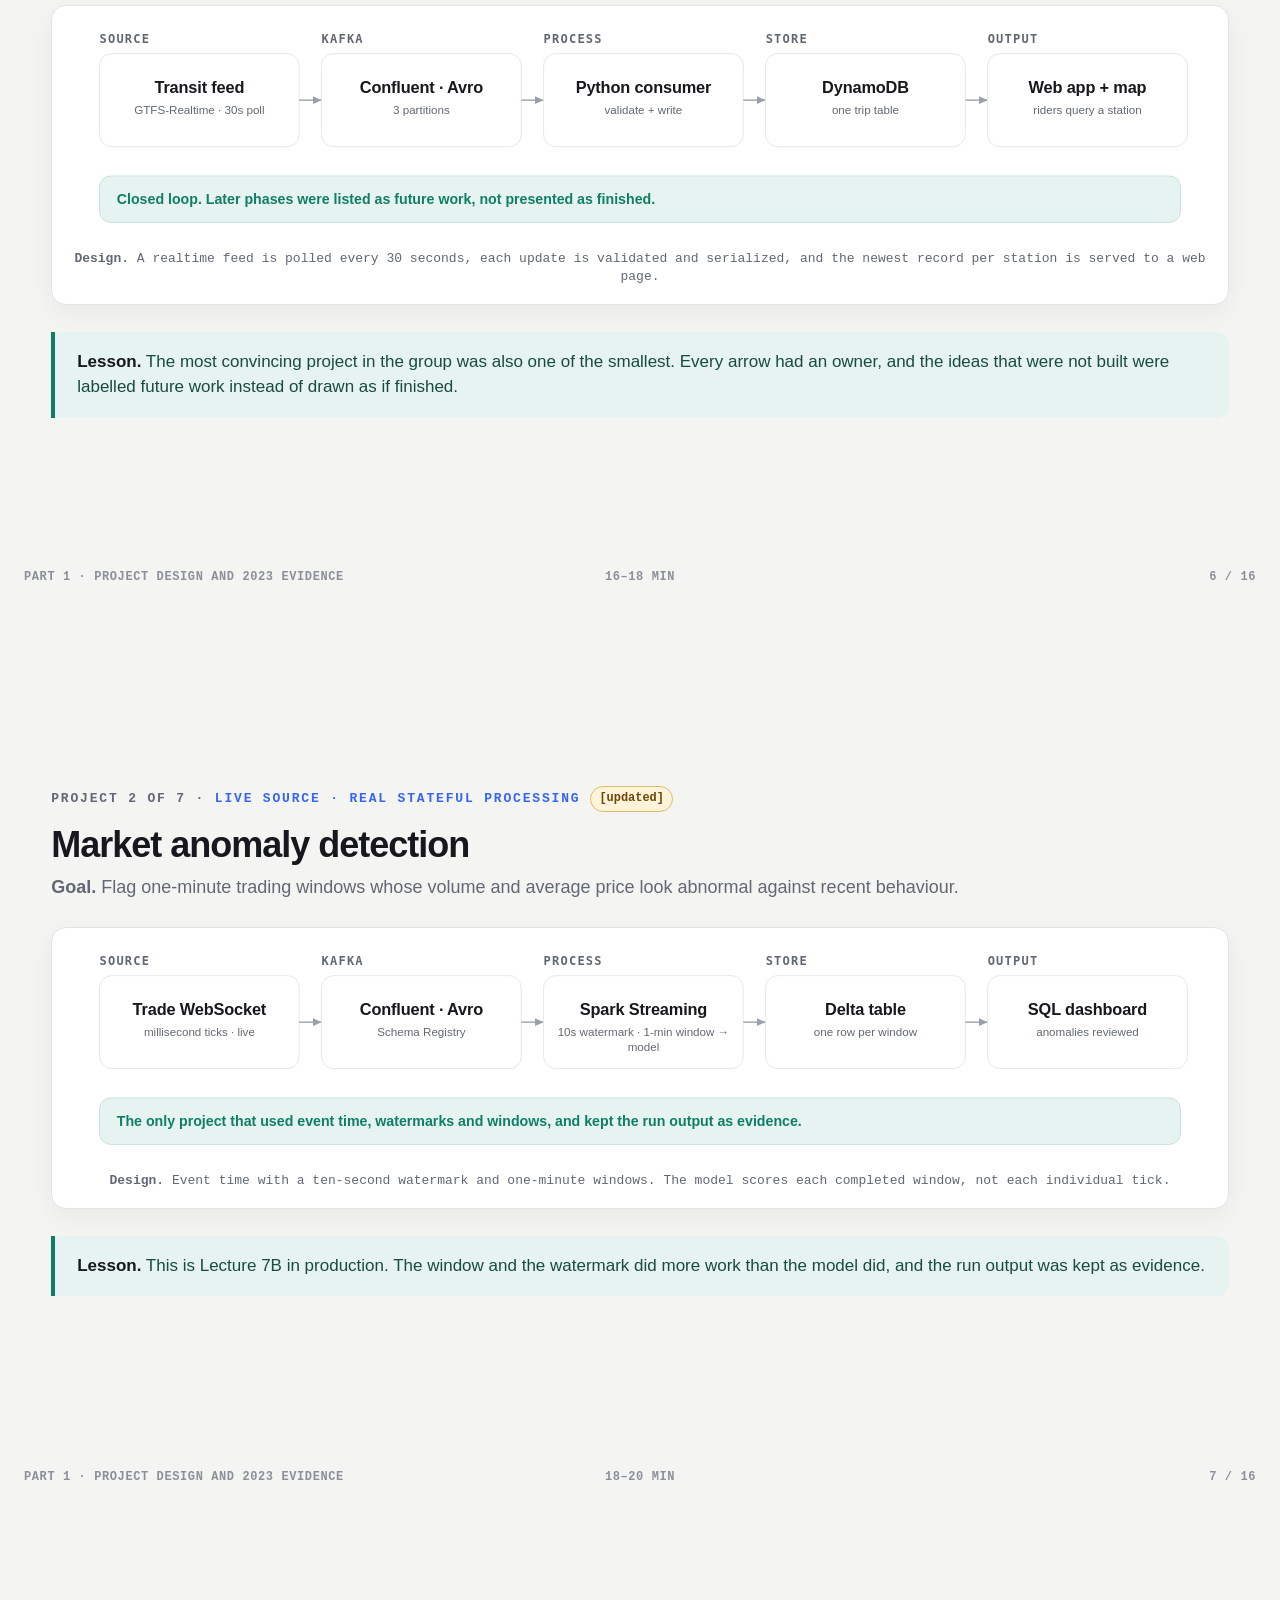
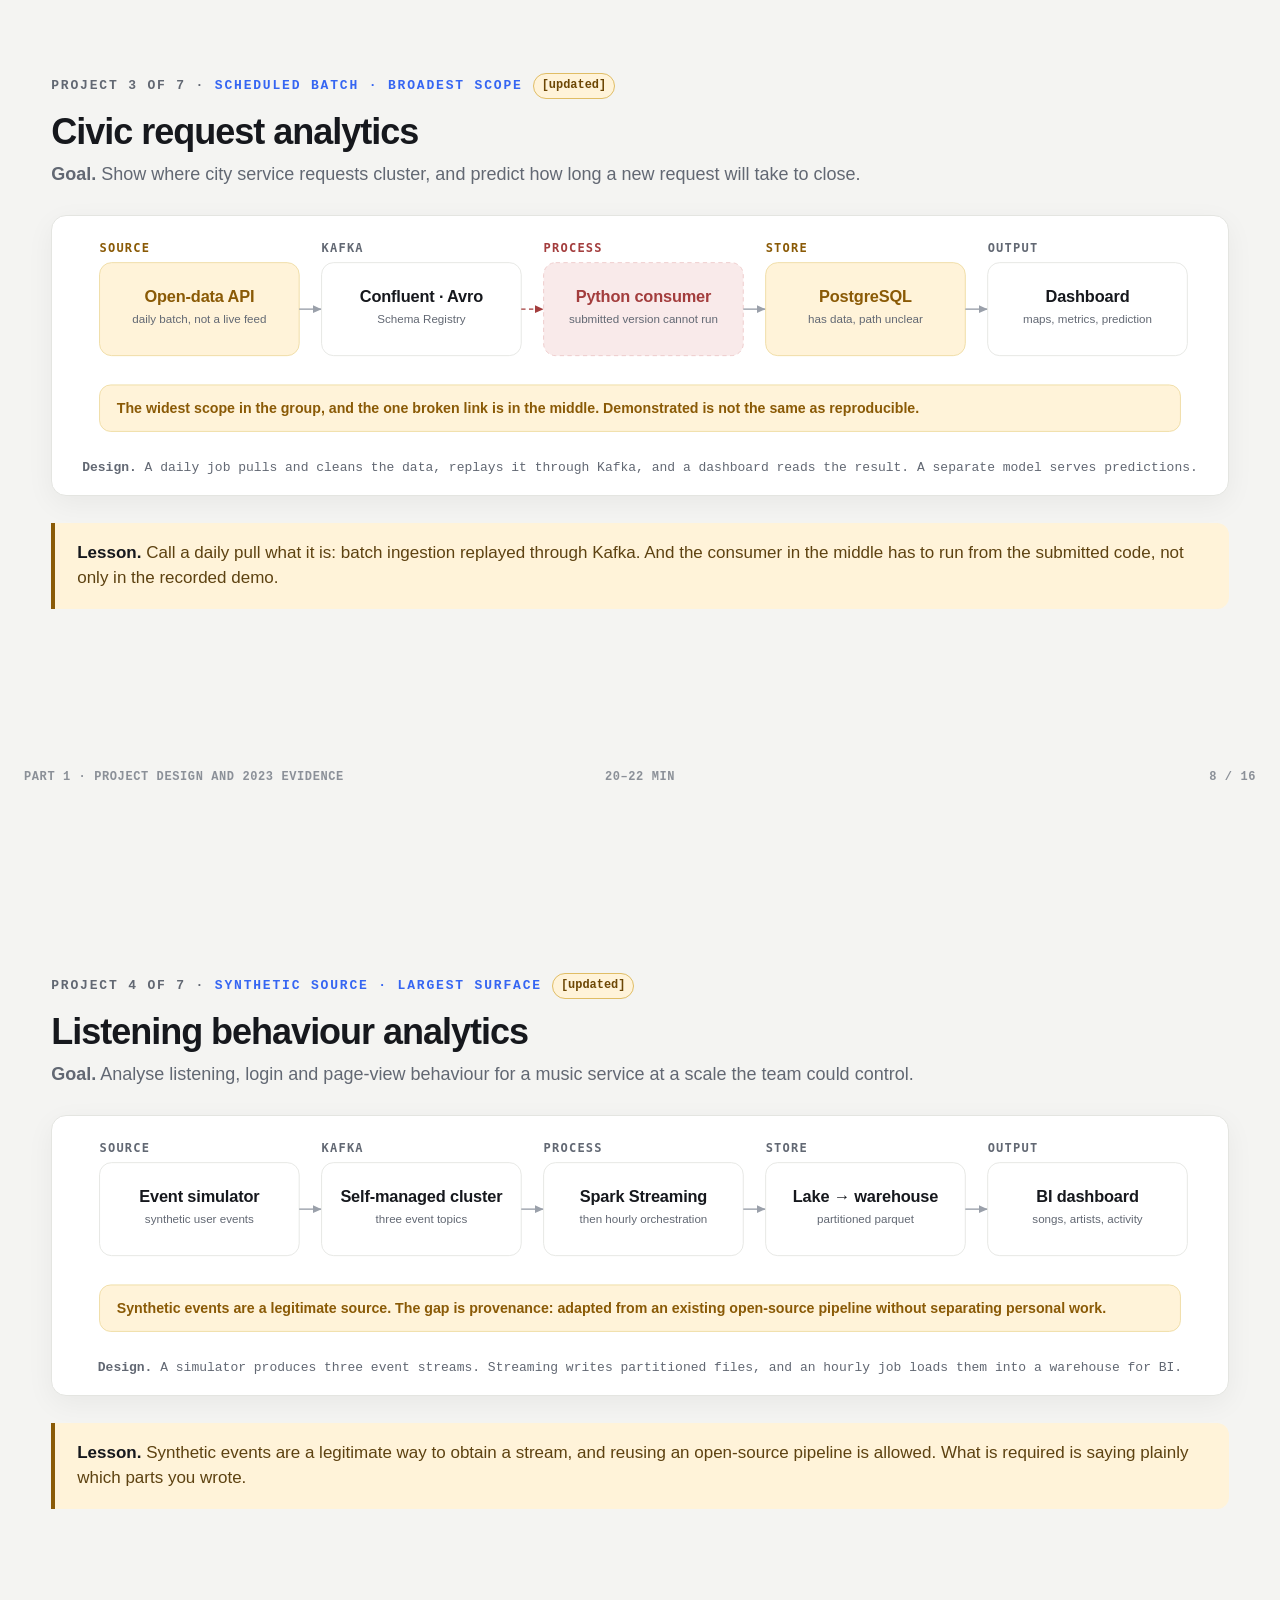
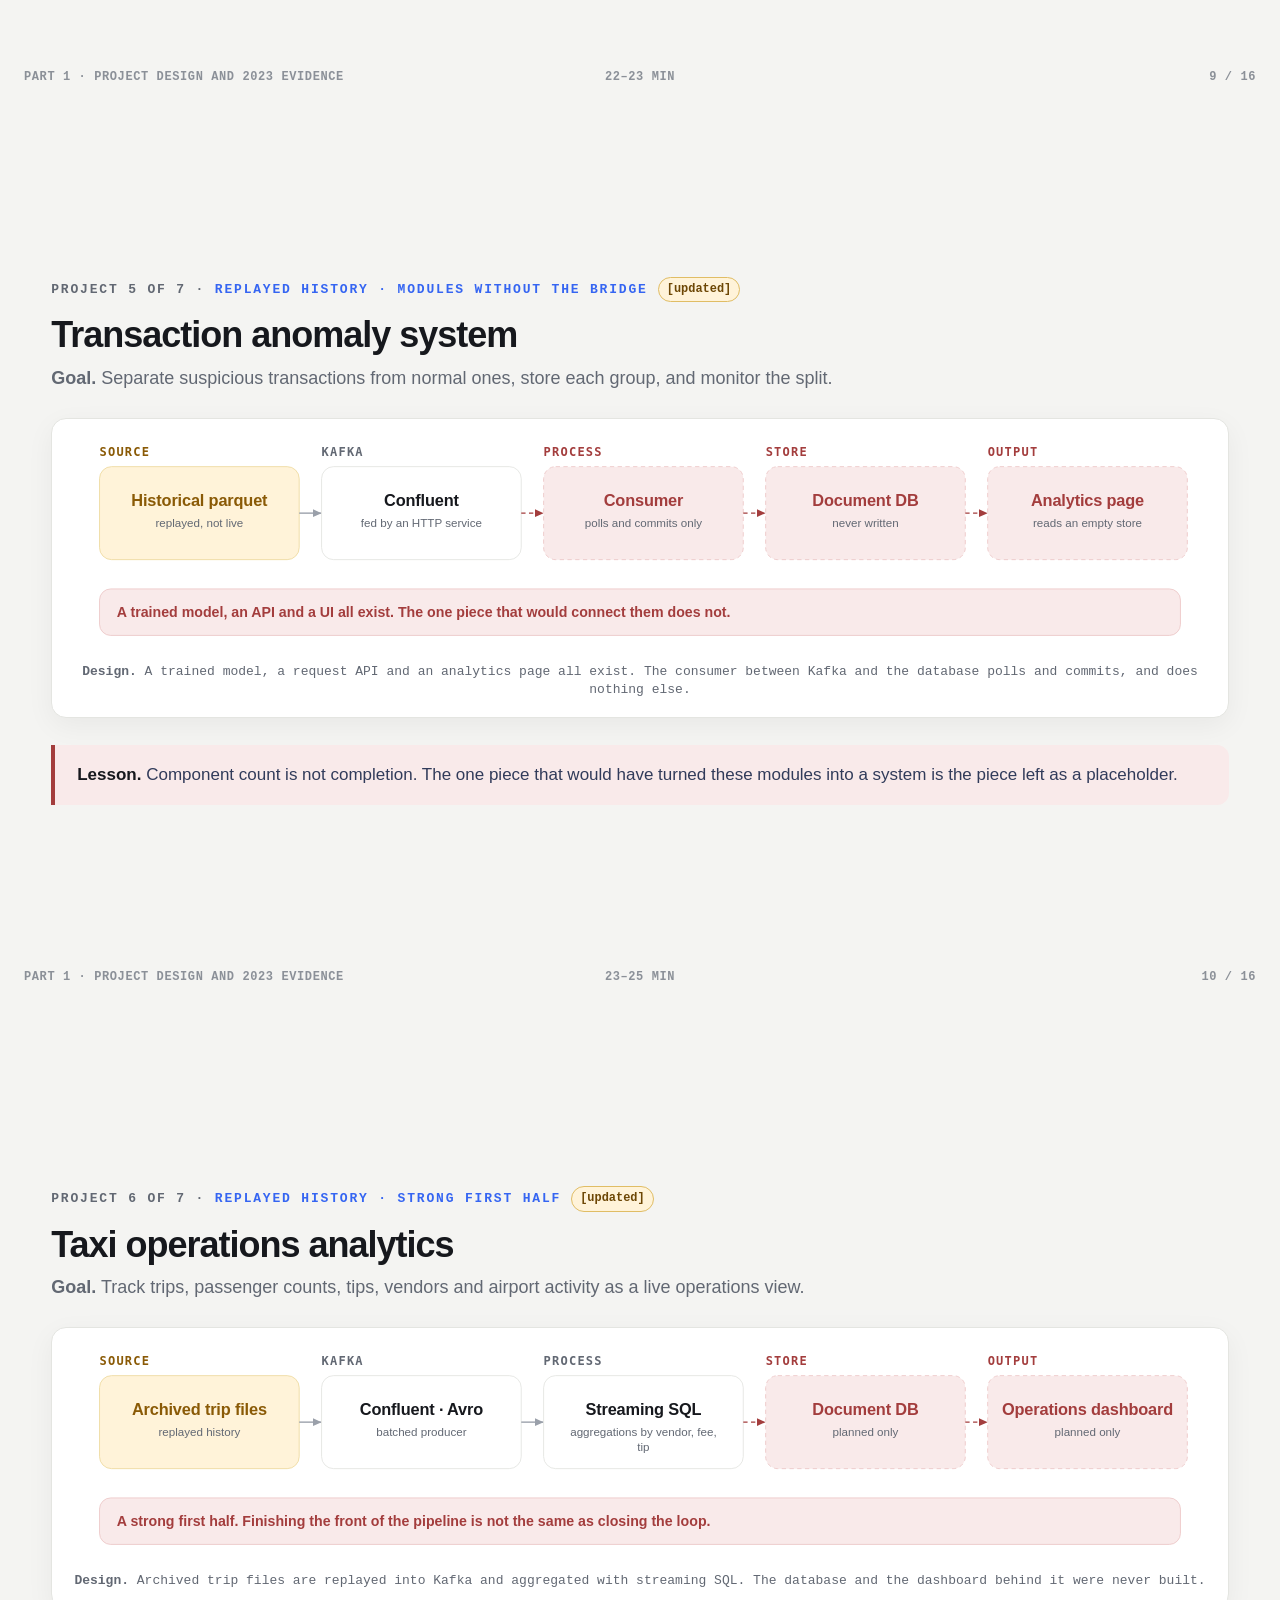
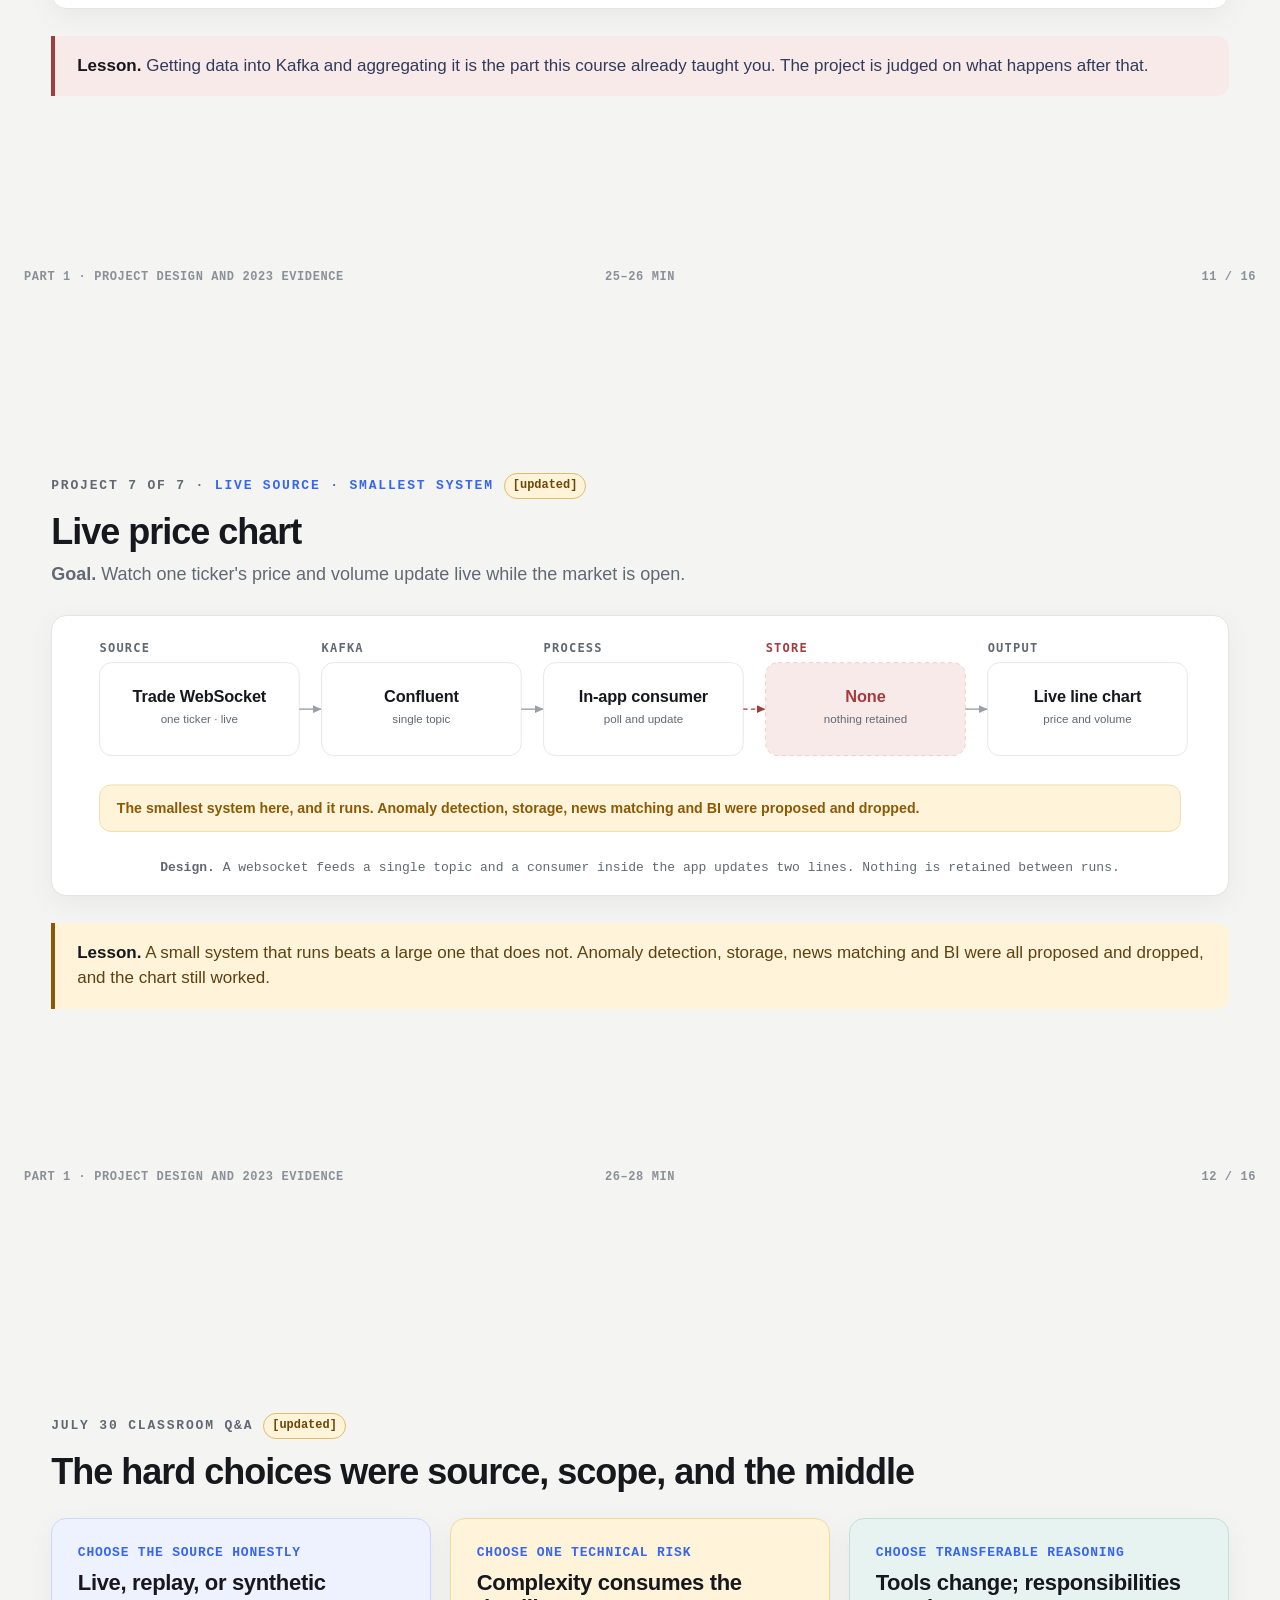
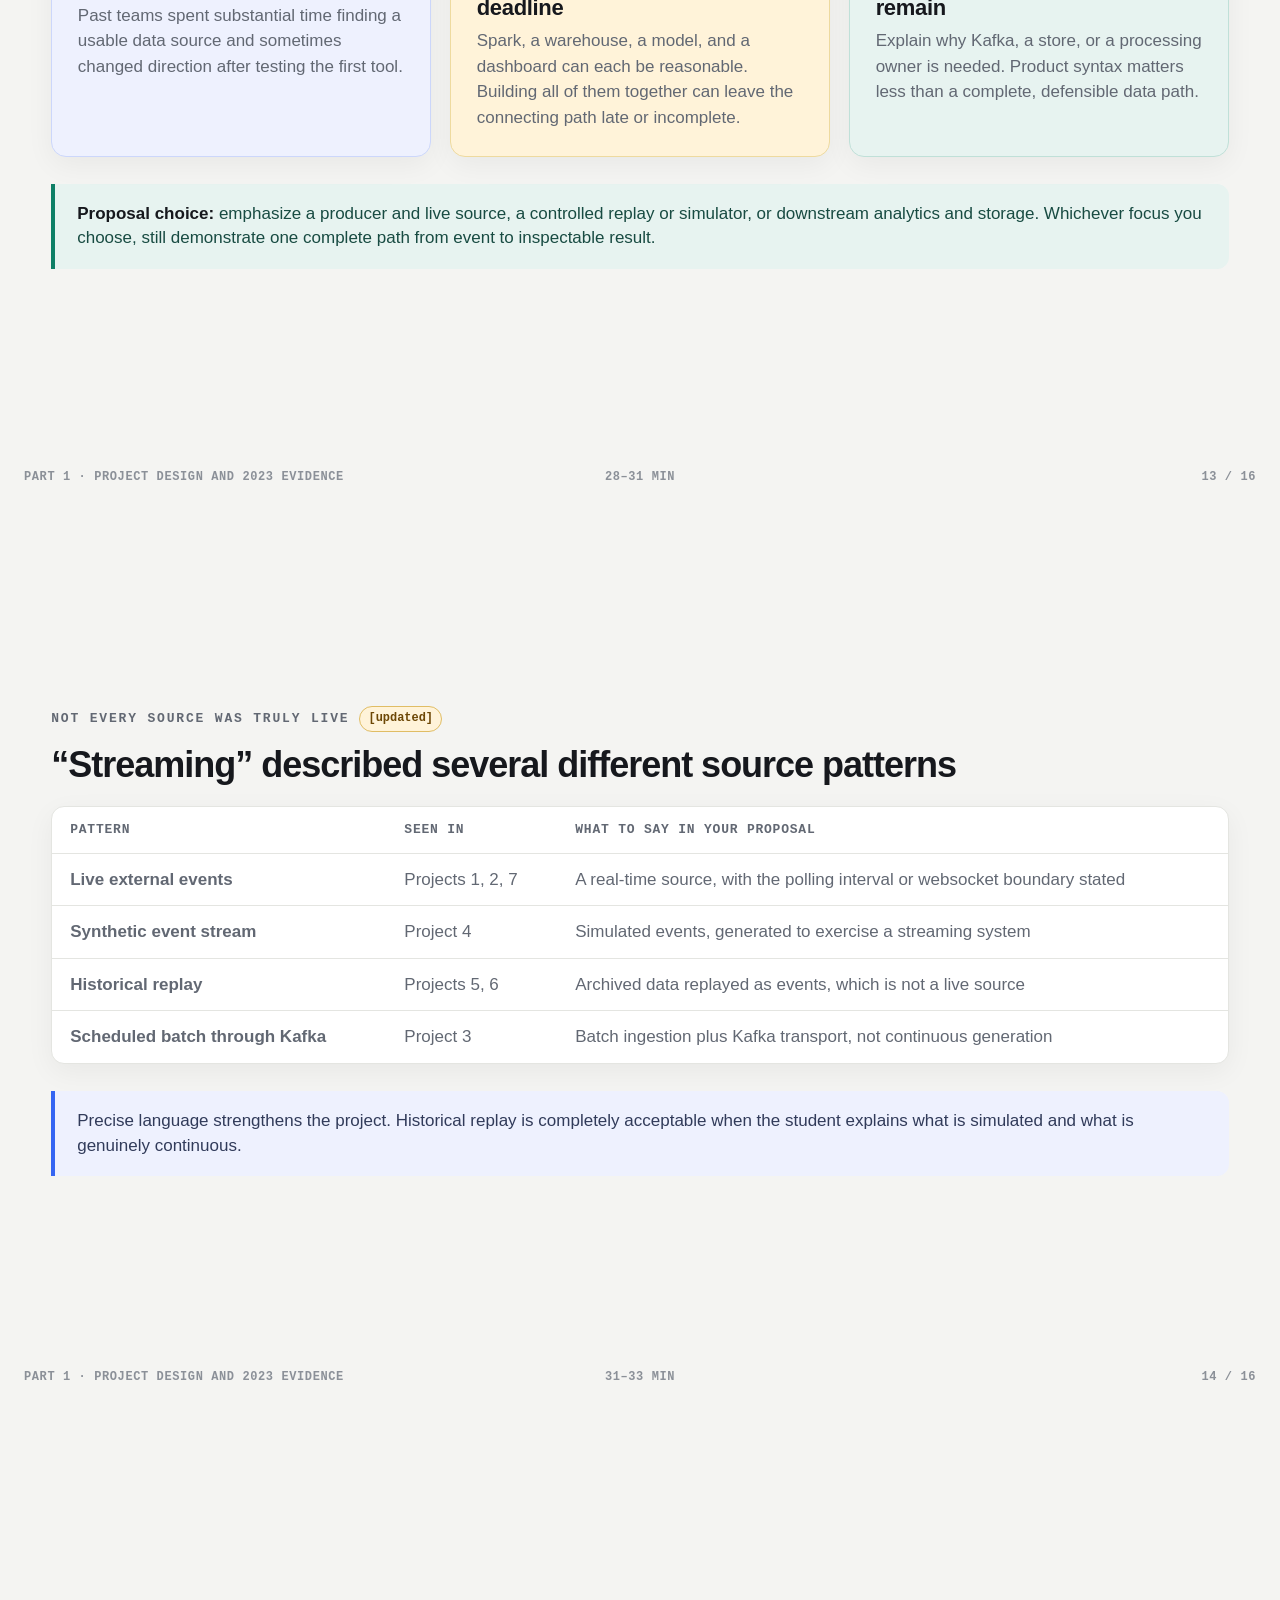
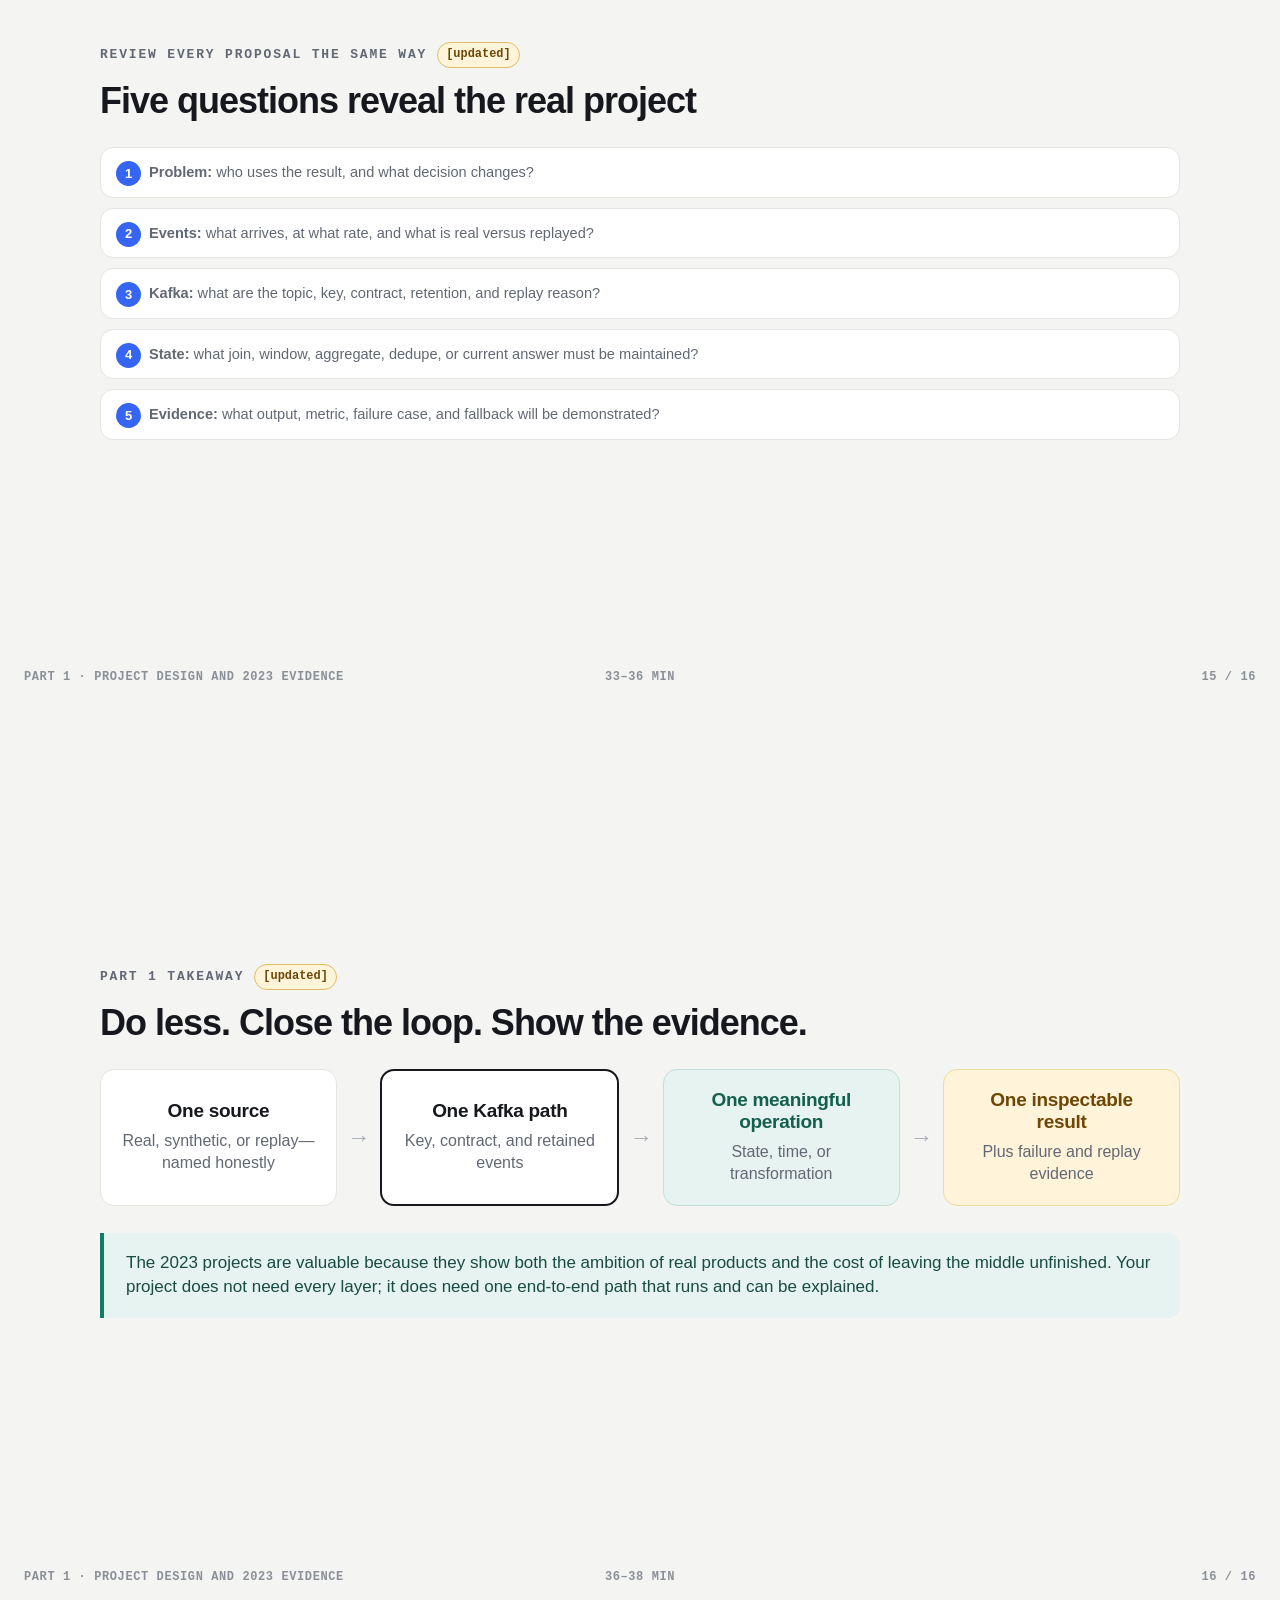
<file: handouts/MSDS682-Lecture8-2023-Project-Retrospective.html>
<!doctype html>
<html lang="en">
<head>
  <meta charset="utf-8" />
  <meta name="viewport" content="width=device-width, initial-scale=1" />
  <meta
    name="description"
    content="MSDS 682 Lecture 8 Part 1: a proposal architecture contract followed by an anonymized retrospective of seven Fall 2023 final projects."
  />
  <title>MSDS 682 · Lecture 8 · 2023 Project Retrospective</title>
  <link rel="stylesheet" href="lecture8-three-part.css" />
</head>
<body data-deck="Part 1 · Project design and 2023 evidence">
<div class="progress" aria-hidden="true"></div>


<section class="slide hero" id="project-retrospective-title" data-timing="8–9 min">
  <a class="back-link" href="MSDS682-Lecture8-Three-Part-Index.html">← Lecture 8 index</a>
  <div class="frame">
    <p class="kicker">MSDS 682 · <b>Lecture 8 · Part 1</b><span class="updated-badge">[updated]</span></p>
    <h1>Scope the proposal through real examples</h1>
    <p class="sub">
      Start with one architecture contract, then use seven reviewed 2023 projects
      as evidence about closed loops, stateful products, and scope.
    </p>
    <div class="hero-meta">
      <span class="pill">30 minutes</span>
      <span class="pill">Proposal due Aug 4</span>
      <span class="pill">Seven identifiable projects</span>
      <span class="pill">Student-safe summary</span>
      <span class="pill">Architecture → evidence → lesson</span>
    </div>
  </div>
  <div class="crumb"></div><div class="timing"></div><div class="pager"></div>
</section>

<section class="slide" id="retrospective-findings" data-timing="9–11 min">
  <div class="frame">
    <p class="kicker">What seven reviewed projects showed<span class="updated-badge">[updated]</span></p>
    <h1>Everyone reached Kafka. Two closed the loop.</h1>
    <div class="quad">
      <article class="card green">
        <span class="tag">Held up</span>
        <h2>The front half</h2>
        <p>All seven built a working producer with a schema. Getting events into
        Kafka was not the hard part for anyone.</p>
      </article>
      <article class="card red">
        <span class="tag">Broke</span>
        <h2>The same middle</h2>
        <p>Where projects failed, they failed at the consumer between Kafka and
        the store. Four of seven never finished it.</p>
      </article>
      <article class="card amber">
        <span class="tag">Blurred</span>
        <h2>The word "streaming"</h2>
        <p>It meant a live feed, a generator, a replayed archive, or a nightly
        job. All four are fine. Only some were declared.</p>
      </article>
      <article class="card purple">
        <span class="tag">Overstated</span>
        <h2>The diagram</h2>
        <p>Architecture diagrams were consistently larger than the delivered
        system. The grade followed what ran.</p>
      </article>
    </div>
    <div class="takeaway red">
      <strong>The pattern to avoid is specific.</strong> It is not "too
      ambitious" in general. It is a finished producer, a finished dashboard,
      and nothing that reliably connects them.
    </div>
  </div>
  <div class="crumb"></div><div class="timing"></div><div class="pager"></div>
</section>

<section class="slide" id="retrospective-recommendations" data-timing="11–13 min">
  <div class="frame narrow">
    <p class="kicker">What to do differently, in your proposal<span class="updated-badge">[updated]</span></p>
    <h1>Five decisions to make before Tuesday</h1>
    <ol class="number-list">
      <li><strong>Name the source pattern.</strong> Live feed, synthetic
      generator, replayed archive, or scheduled batch. Any of the four is
      acceptable; guessing which one you have is not.</li>
      <li><strong>Build the middle first.</strong> Write the consumer that lands
      data in a store before you build the dashboard on top of it.</li>
      <li><strong>Pick one stateful operation.</strong> One join, one window, or
      one current-state table. One is enough to demonstrate the course.</li>
      <li><strong>Decide the evidence now.</strong> A screenshot, a log, or a
      test that proves it ran end to end, from the code you submit.</li>
      <li><strong>Cut a layer, not the middle.</strong> Dropping the warehouse is
      fine. Leaving the consumer unfinished is not.</li>
    </ol>
    <div class="takeaway green">
      Every one of these came from a specific project you are about to see.
    </div>
  </div>
  <div class="crumb"></div><div class="timing"></div><div class="pager"></div>
</section>
<section class="slide" id="proposal-architecture-contract" data-timing="13–15 min">
  <div class="frame">
    <p class="kicker">Proposal scope gate<span class="updated-badge">[updated]</span></p>
    <h1>Every proposal needs one complete, inspectable path</h1>
    <figure class="architecture-figure">
      <img
        src="MSDS682-Lecture8-Proposal-Architecture-Contract.svg"
        alt="Proposal architecture contract from user decision through event source, Kafka contract, compute and state, inspectable output, and evidence."
      />
      <figcaption>Use this left-to-right contract to remove unnecessary layers before implementation begins.</figcaption>
    </figure>
    <div class="takeaway green">
      <strong>Proposal test:</strong> name the owner and proof for every arrow.
      If the middle cannot be built by the final deadline, cut scope now.
    </div>
  </div>
  <div class="crumb"></div><div class="timing"></div><div class="pager"></div>
</section>

<section class="slide" id="how-to-read-projects" data-timing="15–16 min">
  <div class="frame">
    <p class="kicker">How to read the next seven pages<span class="updated-badge">[updated]</span></p>
    <h1>Same five columns every time, so you can compare</h1>
    <figure class="architecture-figure">
      <img
        src="charts/p1-transit-arrivals.svg"
        alt="The shared five-column template: source, Kafka, process, store, output, with a status colour on each column."
      />
      <figcaption>Every project is drawn in the same five stages. Only the
      component names and the status colours change.</figcaption>
    </figure>
    <div class="trio">
      <article class="card green"><h2>White</h2><p>Delivered and runnable from
      the submitted code.</p></article>
      <article class="card amber"><h2>Amber</h2><p>Partly delivered, or the
      description does not match what the source really is.</p></article>
      <article class="card red"><h2>Red, dashed</h2><p>Planned in the report,
      not implemented.</p></article>
    </div>
  </div>
  <div class="crumb"></div><div class="timing"></div><div class="pager"></div>
</section>

<section class="slide" id="p1-transit-arrivals" data-timing="16–18 min">
  <div class="frame">
    <p class="kicker">Project 1 of 7 · <b>live source · closed loop</b><span class="updated-badge">[updated]</span></p>
    <h1>Transit arrival service</h1>
    <p class="sub"><strong>Goal.</strong> Give a rider the next train, the current delay, and a station map without opening the transit operator's own app.</p>
    <figure class="architecture-figure">
      <img src="charts/p1-transit-arrivals.svg" alt="Transit arrival service: A realtime feed is polled every 30 seconds, each update is validated and serialized, and the newest record per station is served to a web page." />
      <figcaption><strong>Design.</strong> A realtime feed is polled every 30 seconds, each update is validated and serialized, and the newest record per station is served to a web page.</figcaption>
    </figure>
    <div class="takeaway green"><strong>Lesson.</strong> The most convincing project in the group was also one of the smallest. Every arrow had an owner, and the ideas that were not built were labelled future work instead of drawn as if finished.</div>
  </div>
  <div class="crumb"></div><div class="timing"></div><div class="pager"></div>
</section>

<section class="slide" id="p2-market-anomaly" data-timing="18–20 min">
  <div class="frame">
    <p class="kicker">Project 2 of 7 · <b>live source · real stateful processing</b><span class="updated-badge">[updated]</span></p>
    <h1>Market anomaly detection</h1>
    <p class="sub"><strong>Goal.</strong> Flag one-minute trading windows whose volume and average price look abnormal against recent behaviour.</p>
    <figure class="architecture-figure">
      <img src="charts/p2-market-anomaly.svg" alt="Market anomaly detection: Event time with a ten-second watermark and one-minute windows. The model scores each completed window, not each individual tick." />
      <figcaption><strong>Design.</strong> Event time with a ten-second watermark and one-minute windows. The model scores each completed window, not each individual tick.</figcaption>
    </figure>
    <div class="takeaway green"><strong>Lesson.</strong> This is Lecture 7B in production. The window and the watermark did more work than the model did, and the run output was kept as evidence.</div>
  </div>
  <div class="crumb"></div><div class="timing"></div><div class="pager"></div>
</section>

<section class="slide" id="p3-civic-requests" data-timing="20–22 min">
  <div class="frame">
    <p class="kicker">Project 3 of 7 · <b>scheduled batch · broadest scope</b><span class="updated-badge">[updated]</span></p>
    <h1>Civic request analytics</h1>
    <p class="sub"><strong>Goal.</strong> Show where city service requests cluster, and predict how long a new request will take to close.</p>
    <figure class="architecture-figure">
      <img src="charts/p3-civic-requests.svg" alt="Civic request analytics: A daily job pulls and cleans the data, replays it through Kafka, and a dashboard reads the result. A separate model serves predictions." />
      <figcaption><strong>Design.</strong> A daily job pulls and cleans the data, replays it through Kafka, and a dashboard reads the result. A separate model serves predictions.</figcaption>
    </figure>
    <div class="takeaway amber"><strong>Lesson.</strong> Call a daily pull what it is: batch ingestion replayed through Kafka. And the consumer in the middle has to run from the submitted code, not only in the recorded demo.</div>
  </div>
  <div class="crumb"></div><div class="timing"></div><div class="pager"></div>
</section>

<section class="slide" id="p4-listening-behaviour" data-timing="22–23 min">
  <div class="frame">
    <p class="kicker">Project 4 of 7 · <b>synthetic source · largest surface</b><span class="updated-badge">[updated]</span></p>
    <h1>Listening behaviour analytics</h1>
    <p class="sub"><strong>Goal.</strong> Analyse listening, login and page-view behaviour for a music service at a scale the team could control.</p>
    <figure class="architecture-figure">
      <img src="charts/p4-listening-behaviour.svg" alt="Listening behaviour analytics: A simulator produces three event streams. Streaming writes partitioned files, and an hourly job loads them into a warehouse for BI." />
      <figcaption><strong>Design.</strong> A simulator produces three event streams. Streaming writes partitioned files, and an hourly job loads them into a warehouse for BI.</figcaption>
    </figure>
    <div class="takeaway amber"><strong>Lesson.</strong> Synthetic events are a legitimate way to obtain a stream, and reusing an open-source pipeline is allowed. What is required is saying plainly which parts you wrote.</div>
  </div>
  <div class="crumb"></div><div class="timing"></div><div class="pager"></div>
</section>

<section class="slide" id="p5-transaction-anomaly" data-timing="23–25 min">
  <div class="frame">
    <p class="kicker">Project 5 of 7 · <b>replayed history · modules without the bridge</b><span class="updated-badge">[updated]</span></p>
    <h1>Transaction anomaly system</h1>
    <p class="sub"><strong>Goal.</strong> Separate suspicious transactions from normal ones, store each group, and monitor the split.</p>
    <figure class="architecture-figure">
      <img src="charts/p5-transaction-anomaly.svg" alt="Transaction anomaly system: A trained model, a request API and an analytics page all exist. The consumer between Kafka and the database polls and commits, and does nothing else." />
      <figcaption><strong>Design.</strong> A trained model, a request API and an analytics page all exist. The consumer between Kafka and the database polls and commits, and does nothing else.</figcaption>
    </figure>
    <div class="takeaway red"><strong>Lesson.</strong> Component count is not completion. The one piece that would have turned these modules into a system is the piece left as a placeholder.</div>
  </div>
  <div class="crumb"></div><div class="timing"></div><div class="pager"></div>
</section>

<section class="slide" id="p6-taxi-operations" data-timing="25–26 min">
  <div class="frame">
    <p class="kicker">Project 6 of 7 · <b>replayed history · strong first half</b><span class="updated-badge">[updated]</span></p>
    <h1>Taxi operations analytics</h1>
    <p class="sub"><strong>Goal.</strong> Track trips, passenger counts, tips, vendors and airport activity as a live operations view.</p>
    <figure class="architecture-figure">
      <img src="charts/p6-taxi-operations.svg" alt="Taxi operations analytics: Archived trip files are replayed into Kafka and aggregated with streaming SQL. The database and the dashboard behind it were never built." />
      <figcaption><strong>Design.</strong> Archived trip files are replayed into Kafka and aggregated with streaming SQL. The database and the dashboard behind it were never built.</figcaption>
    </figure>
    <div class="takeaway red"><strong>Lesson.</strong> Getting data into Kafka and aggregating it is the part this course already taught you. The project is judged on what happens after that.</div>
  </div>
  <div class="crumb"></div><div class="timing"></div><div class="pager"></div>
</section>

<section class="slide" id="p7-live-price-chart" data-timing="26–28 min">
  <div class="frame">
    <p class="kicker">Project 7 of 7 · <b>live source · smallest system</b><span class="updated-badge">[updated]</span></p>
    <h1>Live price chart</h1>
    <p class="sub"><strong>Goal.</strong> Watch one ticker's price and volume update live while the market is open.</p>
    <figure class="architecture-figure">
      <img src="charts/p7-live-price-chart.svg" alt="Live price chart: A websocket feeds a single topic and a consumer inside the app updates two lines. Nothing is retained between runs." />
      <figcaption><strong>Design.</strong> A websocket feeds a single topic and a consumer inside the app updates two lines. Nothing is retained between runs.</figcaption>
    </figure>
    <div class="takeaway amber"><strong>Lesson.</strong> A small system that runs beats a large one that does not. Anomaly detection, storage, news matching and BI were all proposed and dropped, and the chart still worked.</div>
  </div>
  <div class="crumb"></div><div class="timing"></div><div class="pager"></div>
</section>
<section class="slide" id="classroom-lessons-2023" data-timing="28–31 min">
  <div class="frame">
    <p class="kicker">July 30 classroom Q&amp;A<span class="updated-badge">[updated]</span></p>
    <h1>The hard choices were source, scope, and the middle</h1>
    <div class="trio">
      <article class="card blue">
        <span class="tag">Choose the source honestly</span>
        <h2>Live, replay, or synthetic</h2>
        <p>Past teams spent substantial time finding a usable data source and sometimes changed direction after testing the first tool.</p>
      </article>
      <article class="card amber">
        <span class="tag">Choose one technical risk</span>
        <h2>Complexity consumes the deadline</h2>
        <p>Spark, a warehouse, a model, and a dashboard can each be reasonable. Building all of them together can leave the connecting path late or incomplete.</p>
      </article>
      <article class="card green">
        <span class="tag">Choose transferable reasoning</span>
        <h2>Tools change; responsibilities remain</h2>
        <p>Explain why Kafka, a store, or a processing owner is needed. Product syntax matters less than a complete, defensible data path.</p>
      </article>
    </div>
    <div class="takeaway green">
      <strong>Proposal choice:</strong> emphasize a producer and live source, a controlled replay or simulator, or downstream analytics and storage.
      Whichever focus you choose, still demonstrate one complete path from event to inspectable result.
    </div>
  </div>
  <div class="crumb"></div><div class="timing"></div><div class="pager"></div>
</section>
<section class="slide" id="real-time-spectrum" data-timing="31–33 min">
  <div class="frame">
    <p class="kicker">Not every source was truly live<span class="updated-badge">[updated]</span></p>
    <h1>“Streaming” described several different source patterns</h1>
    <table>
      <thead>
        <tr><th>Pattern</th><th>Seen in</th><th>What to say in your proposal</th></tr>
      </thead>
      <tbody>
        <tr><td><strong>Live external events</strong></td><td>Projects 1, 2, 7</td><td>A real-time source, with the polling interval or websocket boundary stated</td></tr>
        <tr><td><strong>Synthetic event stream</strong></td><td>Project 4</td><td>Simulated events, generated to exercise a streaming system</td></tr>
        <tr><td><strong>Historical replay</strong></td><td>Projects 5, 6</td><td>Archived data replayed as events, which is not a live source</td></tr>
        <tr><td><strong>Scheduled batch through Kafka</strong></td><td>Project 3</td><td>Batch ingestion plus Kafka transport, not continuous generation</td></tr>
      </tbody>
    </table>
    <div class="takeaway">
      Precise language strengthens the project. Historical replay is completely acceptable when the student explains what is simulated and what is genuinely continuous.
    </div>
  </div>
  <div class="crumb"></div><div class="timing"></div><div class="pager"></div>
</section>
<section class="slide" id="review-five-questions" data-timing="33–36 min">
  <div class="frame narrow">
    <p class="kicker">Review every proposal the same way<span class="updated-badge">[updated]</span></p>
    <h1>Five questions reveal the real project</h1>
    <ol class="number-list">
      <li><strong>Problem:</strong> who uses the result, and what decision changes?</li>
      <li><strong>Events:</strong> what arrives, at what rate, and what is real versus replayed?</li>
      <li><strong>Kafka:</strong> what are the topic, key, contract, retention, and replay reason?</li>
      <li><strong>State:</strong> what join, window, aggregate, dedupe, or current answer must be maintained?</li>
      <li><strong>Evidence:</strong> what output, metric, failure case, and fallback will be demonstrated?</li>
    </ol>
  </div>
  <div class="crumb"></div><div class="timing"></div><div class="pager"></div>
</section>
<section class="slide" id="retrospective-summary" data-timing="36–38 min">
  <div class="frame narrow">
    <p class="kicker">Part 1 takeaway<span class="updated-badge">[updated]</span></p>
    <h1>Do less. Close the loop. Show the evidence.</h1>
    <div class="rail">
      <div class="rail-node"><b>One source</b><span>Real, synthetic, or replay—named honestly</span></div>
      <div class="rail-arrow">→</div>
      <div class="rail-node kafka"><b>One Kafka path</b><span>Key, contract, and retained events</span></div>
      <div class="rail-arrow">→</div>
      <div class="rail-node compute"><b>One meaningful operation</b><span>State, time, or transformation</span></div>
      <div class="rail-arrow">→</div>
      <div class="rail-node output"><b>One inspectable result</b><span>Plus failure and replay evidence</span></div>
    </div>
    <div class="takeaway green">
      The 2023 projects are valuable because they show both the ambition of real products and the cost of leaving the middle unfinished.
      Your project does not need every layer; it does need one end-to-end path that runs and can be explained.
    </div>
  </div>
  <div class="crumb"></div><div class="timing"></div><div class="pager"></div>
</section>
<script src="lecture8-three-part.js"></script>
</body>
</html>
</file>
<file: handouts/lecture8-three-part.css>
:root {
  --ink: #16181d;
  --muted: #626873;
  --paper: #f4f4f2;
  --panel: #ffffff;
  --line: #e4e5e1;
  --navy: #16181d;
  --blue: #3565f2;
  --blue-soft: #eef1fe;
  --teal: #0e7f66;
  --teal-soft: #e7f3f0;
  --green: #0e7f66;
  --green-soft: #e7f3f0;
  --amber: #8a5a06;
  --amber-soft: #fff3d9;
  --red: #a33d3d;
  --red-soft: #f9eaea;
  --purple: #6f4fc3;
  --purple-soft: #f1edfb;
  --shadow: 0 8px 28px rgba(22, 24, 29, .05);
  --sans: -apple-system, BlinkMacSystemFont, "Helvetica Neue", Arial, sans-serif;
  --mono: "SF Mono", Menlo, Consolas, monospace;
  --body: clamp(17px, 1.1vw, 22px);
  --small: clamp(16px, 1vw, 20px);
  --kicker: clamp(13px, .85vw, 16px);
}

* { box-sizing: border-box; }

html {
  scroll-behavior: smooth;
  scroll-snap-type: y mandatory;
}

body {
  margin: 0;
  overflow-x: hidden;
  color: var(--ink);
  background: var(--paper);
  font-family: var(--sans);
}

a { color: inherit; }

.progress {
  display: none;
}

.slide {
  position: relative;
  display: grid;
  min-height: 100vh;
  padding: 4vh 3vw 6vh;
  place-items: center;
  scroll-snap-align: start;
  scroll-snap-stop: always;
}

.slide::before { content: none; }

.frame { width: min(1320px, 92vw); }
.frame.narrow { width: min(1080px, 88vw); }

.kicker {
  margin: 0 0 14px;
  color: var(--muted);
  font-family: var(--mono);
  font-size: var(--kicker);
  font-weight: 700;
  letter-spacing: .14em;
  text-transform: uppercase;
}

.kicker b { color: var(--blue); font-weight: 700; }

.updated-badge {
  display: inline-block;
  margin-left: 10px;
  padding: 3px 8px;
  border: 1px solid #e0bd65;
  border-radius: 999px;
  color: #6d4705;
  background: var(--amber-soft);
  font-family: var(--mono);
  font-size: .92em;
  font-weight: 800;
  letter-spacing: 0;
  text-transform: none;
  vertical-align: .08em;
}

h1 {
  max-width: 1180px;
  margin: 0 0 10px;
  font-size: clamp(36px, 2.8vw, 54px);
  font-weight: 750;
  line-height: 1.06;
  letter-spacing: -.028em;
}

h2 {
  margin: 0;
  font-size: clamp(22px, 1.6vw, 31px);
  line-height: 1.15;
  letter-spacing: -.015em;
}

p, li, td, th {
  font-size: var(--body);
  line-height: 1.5;
}

code {
  font-family: var(--mono);
  font-size: 0.9em;
}

.sub {
  max-width: 940px;
  margin: 0 0 3vh;
  color: var(--muted);
  font-size: clamp(18px, 1.3vw, 25px);
  line-height: 1.45;
}

.hero,
.divider {
  color: var(--ink);
  background: var(--paper);
}

.hero::before,
.divider::before { content: none; }

.hero h1 {
  max-width: 1120px;
  font-size: clamp(52px, 4.4vw, 84px);
  line-height: .98;
  letter-spacing: -.045em;
}

.hero-meta,
.pill-row {
  display: flex;
  flex-wrap: wrap;
  gap: 10px;
  margin-top: 3vh;
}

.pill {
  padding: 7px 12px;
  border: 1px solid var(--line);
  border-radius: 999px;
  color: var(--muted);
  background: var(--panel);
  font-family: var(--mono);
  font-size: var(--kicker);
  font-weight: 700;
}

.duo,
.trio,
.quad {
  display: grid;
  align-items: stretch;
  margin-top: 3vh;
}

.duo {
  grid-template-columns: repeat(2, minmax(0, 1fr));
  gap: clamp(16px, 1.7vw, 28px);
}

.trio {
  grid-template-columns: repeat(3, minmax(0, 1fr));
  gap: clamp(14px, 1.5vw, 24px);
}

.quad {
  grid-template-columns: repeat(4, minmax(0, 1fr));
  gap: clamp(12px, 1.2vw, 20px);
}

.card,
.part-link {
  min-width: 0;
  padding: clamp(20px, 2vw, 32px);
  border: 1px solid var(--line);
  border-radius: 15px;
  background: var(--panel);
  box-shadow: var(--shadow);
}

.card h2,
.part-link h2 { margin: 0 0 8px; }
.card p,
.part-link p { margin: 0; color: var(--muted); }
.card p + p,
.part-link p + p { margin-top: 10px; }

.card.blue { border-color: #ccd7fb; background: var(--blue-soft); }
.card.green { border-color: #c0e0d8; background: var(--green-soft); }
.card.amber { border-color: #eeda9f; background: var(--amber-soft); }
.card.red { border-color: #edc7c7; background: var(--red-soft); }
.card.purple { border-color: #dcd2f4; background: var(--purple-soft); }

.tag {
  display: block;
  margin: 0 0 10px;
  color: var(--blue);
  font-family: var(--mono);
  font-size: var(--kicker);
  font-weight: 700;
  letter-spacing: .06em;
  text-transform: uppercase;
}

.pill.wip {
  border-color: #eeda9f;
  color: #6d4705;
  background: var(--amber-soft);
}

.card .trap {
  margin-top: 12px;
  padding-top: 11px;
  border-top: 1px solid rgba(22, 24, 29, .11);
  font-size: var(--small);
}

.card .trap strong { color: var(--ink); }

.big-number {
  display: block;
  margin-bottom: 12px;
  color: var(--blue);
  font-family: var(--mono);
  font-size: var(--kicker);
  font-weight: 800;
  letter-spacing: .04em;
}

.part-grid {
  display: grid;
  grid-template-columns: repeat(3, minmax(0, 1fr));
  gap: clamp(12px, 1.2vw, 20px);
  margin-top: 3vh;
}

.part-link {
  min-height: 240px;
  text-decoration: none;
  transition: transform 160ms ease, border-color 160ms ease;
}

.part-link:hover,
.part-link:focus-visible {
  border-color: #ccd7fb;
  outline: 2px solid var(--blue);
  outline-offset: 2px;
  transform: translateY(-3px);
}

.part-link .time {
  display: block;
  margin-top: 18px;
  color: var(--muted);
  font-family: var(--mono);
  font-size: var(--kicker);
  font-weight: 700;
}

.rail {
  display: flex;
  align-items: stretch;
  gap: clamp(8px, .8vw, 14px);
  margin: 3vh 0 0;
}

.rail-node {
  display: grid;
  flex: 1 1 0;
  min-width: 0;
  min-height: clamp(120px, 15vh, 165px);
  padding: clamp(16px, 1.5vw, 24px);
  border: 1px solid var(--line);
  border-radius: 14px;
  align-content: center;
  background: var(--panel);
  text-align: center;
}

.rail-node b {
  font-size: clamp(19px, 1.4vw, 27px);
  line-height: 1.15;
  letter-spacing: -.015em;
}

.rail-node span {
  display: block;
  margin-top: 8px;
  color: var(--muted);
  font-size: var(--small);
  line-height: 1.4;
}

.rail-node.kafka {
  color: var(--ink);
  border: 2px solid var(--ink);
  background: var(--panel);
}

.rail-node.kafka span { color: var(--muted); }
.rail-node.compute { border-color: #c0e0d8; background: var(--green-soft); }
.rail-node.compute b { color: #14604e; }
.rail-node.state { border-color: #dcd2f4; background: var(--purple-soft); }
.rail-node.state b { color: #543f8f; }
.rail-node.output { border-color: #eeda9f; background: var(--amber-soft); }
.rail-node.output b { color: #6d4705; }

.rail-arrow {
  display: grid;
  flex: 0 0 auto;
  place-items: center;
  color: #a9adb6;
  font-size: clamp(22px, 1.8vw, 34px);
  font-weight: 600;
}

.takeaway {
  margin-top: 3vh;
  padding: 18px 22px;
  border-left: 4px solid var(--blue);
  border-radius: 0 12px 12px 0;
  color: #313b5a;
  background: var(--blue-soft);
  font-size: var(--body);
  line-height: 1.45;
}

.takeaway strong { color: var(--ink); }
.takeaway.green { border-color: var(--green); color: #184b42; background: var(--green-soft); }
.takeaway.amber { border-color: var(--amber); color: #5d4211; background: var(--amber-soft); }
.takeaway.red { border-color: var(--red); background: var(--red-soft); }

table {
  width: 100%;
  margin-top: 2.5vh;
  border: 1px solid var(--line);
  border-collapse: separate;
  border-spacing: 0;
  border-radius: 13px;
  overflow: hidden;
  background: var(--panel);
  box-shadow: var(--shadow);
}

th, td {
  padding: clamp(13px, 1.3vh, 18px) 18px;
  border-bottom: 1px solid var(--line);
  text-align: left;
  vertical-align: top;
}

th {
  color: var(--muted);
  font-family: var(--mono);
  font-size: var(--kicker);
  font-weight: 700;
  letter-spacing: .06em;
  text-transform: uppercase;
}

td { color: var(--muted); }
tr:last-child td { border-bottom: 0; }

.compact th,
.compact td {
  padding: 9px 12px;
  font-size: clamp(13px, 1vw, 17px);
  line-height: 1.34;
}

.checklist,
.number-list,
.final-list {
  display: grid;
  gap: 10px;
  margin: 3vh 0 0;
  padding: 0;
  list-style: none;
}

.checklist { grid-template-columns: repeat(2, minmax(0, 1fr)); }

.checklist li,
.number-list li,
.final-list li {
  position: relative;
  padding: 14px 16px 14px 48px;
  border: 1px solid var(--line);
  border-radius: 13px;
  color: var(--muted);
  background: var(--panel);
  font-size: clamp(14px, 1.14vw, 20px);
  line-height: 1.4;
}

.checklist li::before {
  position: absolute;
  top: 15px;
  left: 17px;
  color: var(--green);
  content: "✓";
  font-weight: 900;
}

.number-list,
.final-list { counter-reset: lesson; }
.number-list li,
.final-list li { counter-increment: lesson; }

.number-list li::before,
.final-list li::before {
  position: absolute;
  top: 13px;
  left: 15px;
  display: grid;
  width: 25px;
  height: 25px;
  place-items: center;
  border-radius: 50%;
  color: #fff;
  background: var(--blue);
  content: counter(lesson);
  font-size: 13px;
  font-weight: 850;
}

.quote {
  margin: 4vh 0 0;
  padding-left: 26px;
  border-left: 5px solid var(--teal);
  font-size: clamp(24px, 2.7vw, 42px);
  font-weight: 760;
  line-height: 1.28;
  letter-spacing: -0.025em;
}

.architecture-figure {
  margin: 2.5vh 0 0;
  padding: clamp(14px, 1.4vw, 20px);
  border: 1px solid var(--line);
  border-radius: 15px;
  background: var(--panel);
  box-shadow: var(--shadow);
}

.architecture-figure img {
  display: block;
  width: 100%;
  max-height: 54vh;
  object-fit: contain;
}

.architecture-figure figcaption {
  margin-top: 10px;
  color: var(--muted);
  font-family: var(--mono);
  font-size: var(--kicker);
  line-height: 1.4;
  text-align: center;
}

.links {
  margin-top: 2.6vh;
  color: var(--muted);
  font-size: var(--small);
  line-height: 1.55;
}

.links a {
  color: var(--blue);
  text-decoration: none;
}

.links a:hover,
.links a:focus-visible { text-decoration: underline; }

.back-link {
  position: absolute;
  top: 20px;
  left: 24px;
  z-index: 3;
  padding: 8px 12px;
  border: 1px solid var(--line);
  border-radius: 999px;
  color: var(--muted);
  background: var(--panel);
  box-shadow: var(--shadow);
  font-family: var(--mono);
  font-size: 12px;
  font-weight: 700;
  letter-spacing: 0.06em;
  text-decoration: none;
  text-transform: uppercase;
}

.pager,
.crumb,
.timing {
  position: absolute;
  bottom: 16px;
  color: #8b9098;
  font-family: var(--mono);
  font-size: 12px;
  font-weight: 700;
  letter-spacing: .05em;
  text-transform: uppercase;
}

.crumb { left: 24px; }
.timing { left: 50%; transform: translateX(-50%); }
.pager { right: 24px; }

.hero .pager,
.hero .crumb,
.hero .timing,
.divider .pager,
.divider .crumb,
.divider .timing {
  color: #8b9098;
}

.js .frame {
  opacity: 0;
  transform: translateY(8px);
  transition: opacity .28s ease, transform .28s ease;
}

.js .frame.in {
  opacity: 1;
  transform: translateY(0);
}

@media (prefers-reduced-motion: reduce) {
  html { scroll-behavior: auto; }
  .js .frame { opacity: 1; transform: none; transition: none; }
  .progress,
  .part-link { transition: none; }
}

@media print {
  html { scroll-snap-type: none; }
  .slide {
    min-height: auto;
    padding: 28px 0;
    page-break-after: always;
  }
  .progress,
  .pager,
  .crumb,
  .timing,
  .back-link { display: none; }
  .js .frame { opacity: 1; transform: none; }
}

@media (max-width: 1040px) {
  .part-grid,
  .trio,
  .quad { grid-template-columns: repeat(2, minmax(0, 1fr)); }
  .rail { flex-wrap: wrap; }
  .rail-node { flex-basis: 28%; }
}

@media (max-width: 760px) {
  html { scroll-snap-type: none; }
  .slide { min-height: auto; padding: 7vh 5vw; }
  .duo,
  .trio,
  .quad,
  .part-grid,
  .checklist { grid-template-columns: 1fr; }
  .rail { flex-direction: column; }
  .rail-arrow { transform: rotate(90deg); }
  .timing { display: none; }
}
</file>
